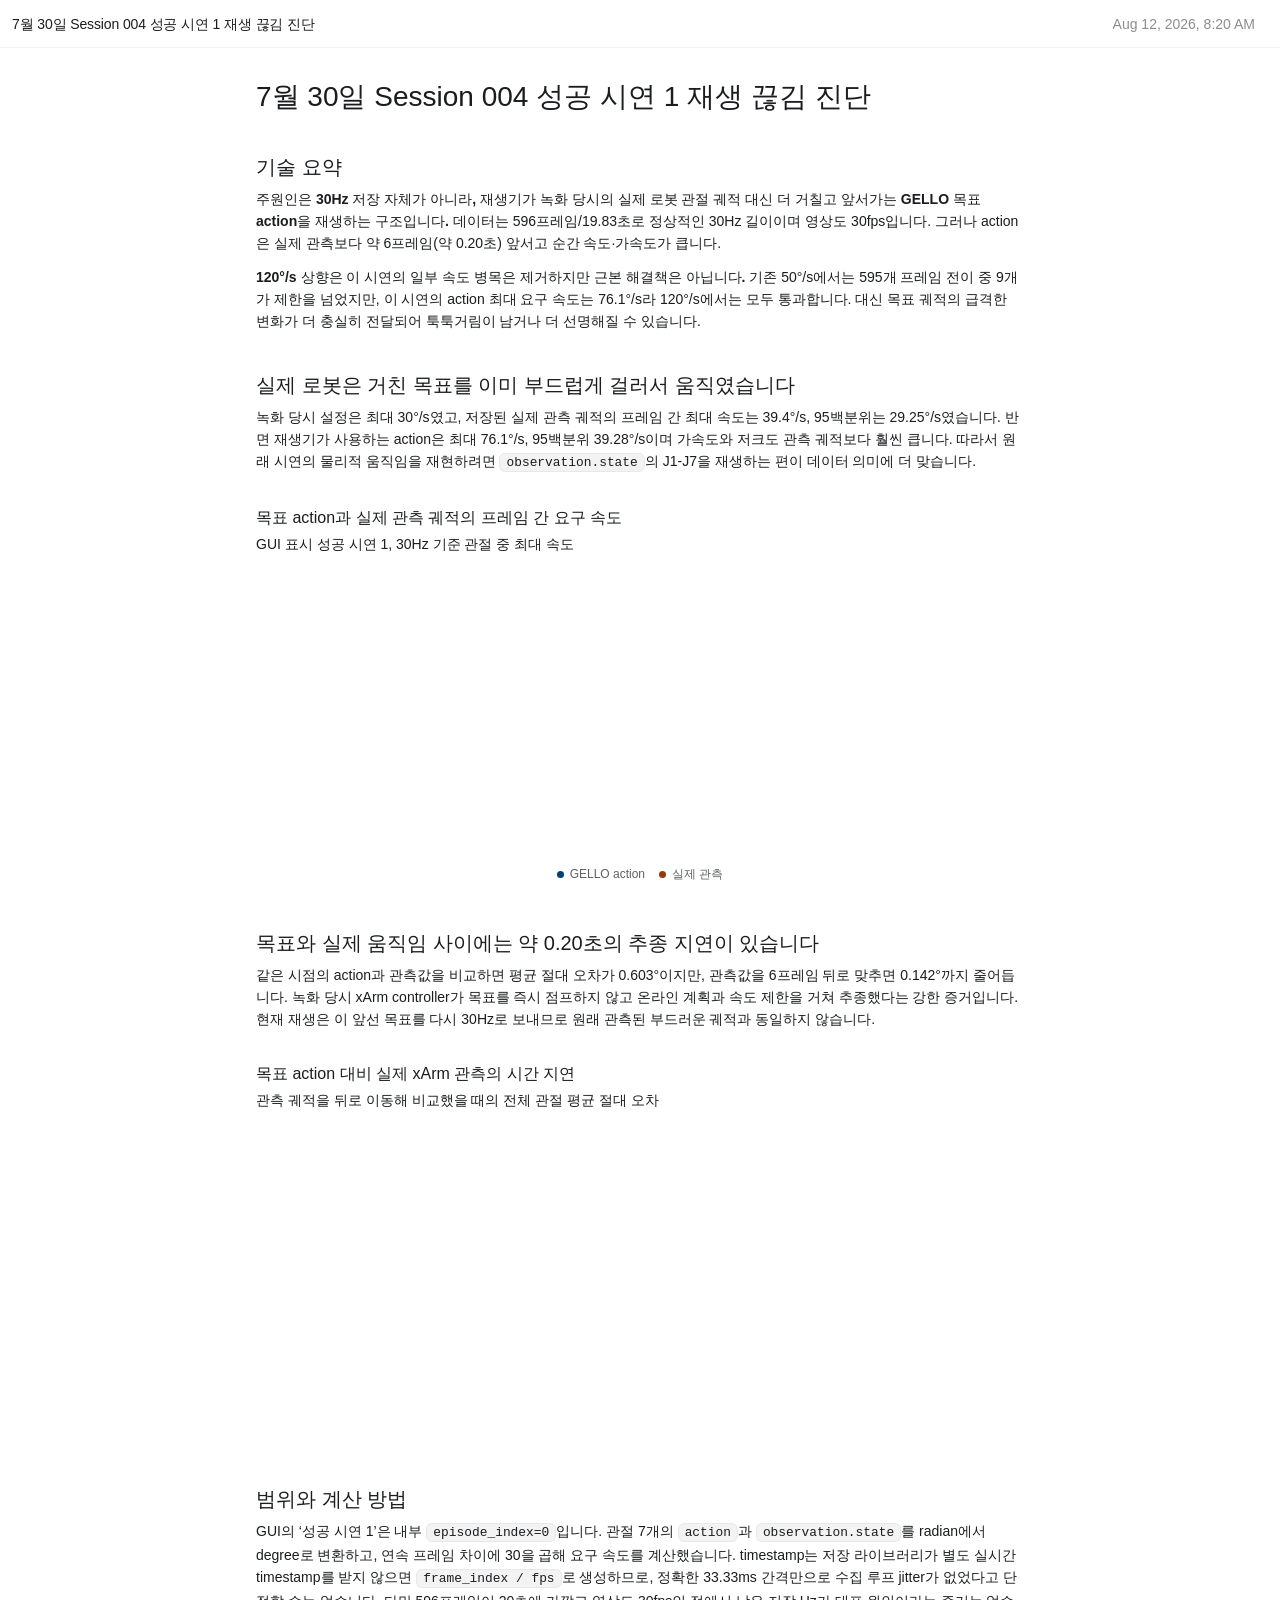
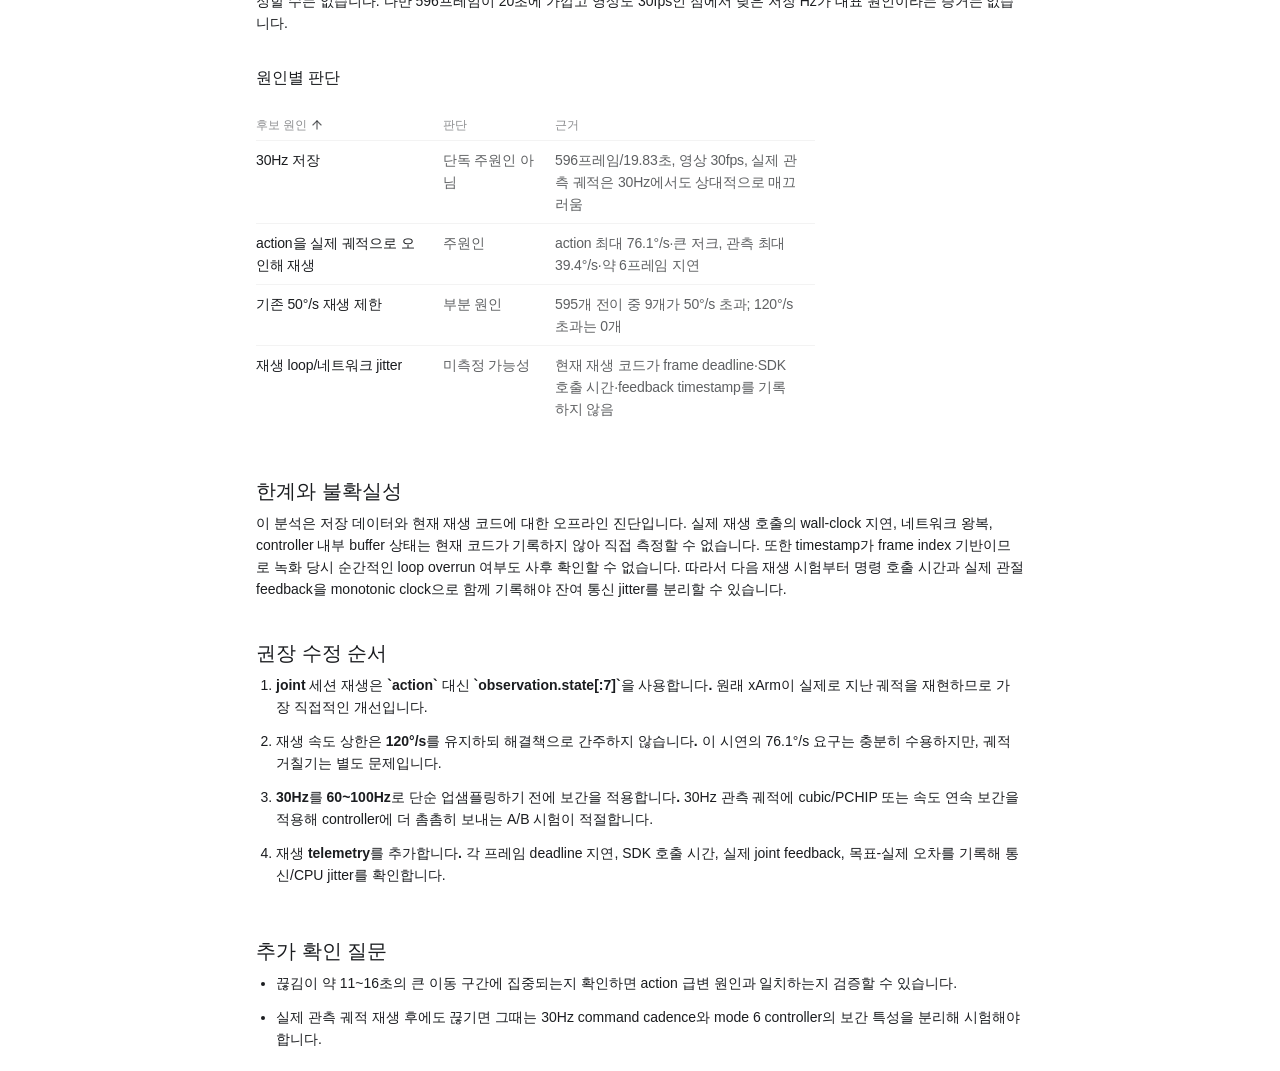
<file: reports/session_004_replay_diagnosis/report.html>
<!doctype html>
<html lang="en" data-data-analytics-portable-artifact="true">
<head>
<meta charset="utf-8" />
<meta name="viewport" content="width=device-width, initial-scale=1" />
<meta name="color-scheme" content="light dark" />
<meta http-equiv="Content-Security-Policy" content="default-src &#39;none&#39;; img-src data: blob:; font-src data:; style-src &#39;unsafe-inline&#39;; script-src &#39;unsafe-inline&#39; blob:; connect-src &#39;none&#39;; media-src data: blob:; worker-src blob:; frame-src &#39;self&#39; data: blob:; object-src &#39;none&#39;; base-uri &#39;none&#39;; form-action &#39;none&#39;" />
<meta name="referrer" content="no-referrer" />
<title>7월 30일 Session 004 성공 시연 1 재생 끊김 진단</title>
<style data-data-analytics-portable-fallback="true">
:root{color-scheme:light dark;--portable-canvas:#fff;--portable-surface:#fff;--portable-surface-subtle:#f7f7f7;--portable-ink:#0d0d0d;--portable-muted:#5d5d5d;--portable-tertiary:#8f8f8f;--portable-table-text:#5d5d5d;--portable-border:rgba(13,13,13,.1);--portable-accent:#0285ff;--portable-positive:#00692a;--portable-positive-bg:#edfaf2;--portable-negative:#ba2623;--portable-negative-bg:#fff0f0;--portable-warning-bg:#fff8e6;--portable-warning-border:#e7b84b;--portable-radius:16px;--portable-safe-area-top:env(safe-area-inset-top,0px);--portable-safe-area-right:env(safe-area-inset-right,0px);--portable-safe-area-bottom:env(safe-area-inset-bottom,0px);--portable-safe-area-left:env(safe-area-inset-left,0px);font-family:ui-sans-serif,-apple-system,BlinkMacSystemFont,"Segoe UI",sans-serif;background:var(--portable-canvas);color:var(--portable-ink)}
@media(prefers-color-scheme:dark){:root{--portable-canvas:#181818;--portable-surface:#212121;--portable-surface-subtle:#2a2a2a;--portable-ink:#dfdfdf;--portable-muted:#cdcdcd;--portable-tertiary:#afafaf;--portable-table-text:#cdcdcd;--portable-border:rgba(255,255,255,.12);--portable-accent:#66b5ff;--portable-positive:#79d996;--portable-positive-bg:rgba(64,180,99,.16);--portable-negative:#ff8583;--portable-negative-bg:rgba(224,74,70,.16);--portable-warning-bg:#302817;--portable-warning-border:#8b6a20}.portable-static-chart-light{display:none!important}.portable-static-chart-dark{display:block!important}}
*{box-sizing:border-box}html,body{margin:0;min-height:100%;background:var(--portable-canvas);color:var(--portable-ink)}body{position:relative;font-size:14px;line-height:1.5}a{color:var(--portable-accent)}code,pre{font-family:ui-monospace,SFMono-Regular,Menlo,monospace}pre{max-width:100%;overflow:auto;padding:12px;border:1px solid var(--portable-border);border-radius:8px;background:var(--portable-surface-subtle);font-size:12px}.portable-fallback{width:min(1120px,100%);margin:0 auto;padding:28px 24px 56px}.portable-page-header{display:flex;align-items:flex-start;justify-content:space-between;gap:24px;padding-bottom:24px;border-bottom:1px solid var(--portable-border)}.portable-page-header h1{margin:2px 0 6px;font-size:26px;line-height:1.2;font-weight:600;letter-spacing:-.02em}.portable-description{max-width:720px;margin:0;color:var(--portable-muted)}.portable-page-meta{display:flex;align-items:flex-end;flex-direction:column;gap:6px;color:var(--portable-muted);font-size:12px}.portable-status{padding:2px 8px;border:1px solid var(--portable-border);border-radius:999px;text-transform:capitalize}.portable-block-stack{display:grid;gap:20px;margin-top:24px}.portable-markdown{max-width:820px}.portable-markdown>:first-child{margin-top:0}.portable-markdown>:last-child{margin-bottom:0}.portable-markdown h1,.portable-markdown h2,.portable-markdown h3{line-height:1.25;font-weight:600}.portable-markdown h2{font-size:20px}.portable-markdown h3{font-size:16px}.portable-markdown blockquote{margin:12px 0;padding-left:14px;border-left:3px solid var(--portable-border);color:var(--portable-muted)}.portable-markdown li+li{margin-top:4px}.portable-content-card,.portable-metric-card{border:1px solid var(--portable-border);border-radius:var(--portable-radius);background:var(--portable-surface)}.portable-content-card{padding:18px}.portable-content-card h2{margin:0;font-size:16px}.portable-content-card header>p{margin:4px 0 16px;color:var(--portable-muted)}.portable-metric-grid{display:grid;grid-template-columns:repeat(auto-fit,minmax(180px,1fr));gap:12px}.portable-metric-card{padding:16px}.portable-metric-value{margin:4px 0 0;font-size:28px;line-height:1.1;font-weight:600;letter-spacing:-.02em}.portable-card-description{margin:8px 0 0;color:var(--portable-muted);font-size:12px}.portable-metric-badges{display:flex;flex-wrap:wrap;gap:6px;margin-top:10px}.portable-metric-badge{padding:3px 7px;border-radius:999px;background:var(--portable-surface-subtle);font-size:11px}.portable-chart-summary{margin:0}.portable-chart-summary figcaption{display:flex;flex-direction:column;margin-bottom:14px}.portable-chart-summary figcaption span{color:var(--portable-muted);font-size:12px}.portable-static-chart{width:100%;margin:0 auto 12px;overflow:hidden;border-radius:8px;background:var(--portable-surface)}.portable-static-chart-variant>svg{display:block;width:100%;height:auto;overflow:visible;pointer-events:none}.portable-static-chart-dark{display:none}.portable-static-chart-legend-wrap{margin:8px 12px 2px;color:var(--portable-muted);font-size:12px}.portable-static-chart-legend-title{margin:0 0 5px;text-align:center;font-weight:600}.portable-static-chart-legend{display:flex;flex-wrap:wrap;justify-content:center;gap:6px 16px;margin:0;padding:0;color:var(--portable-muted);font-size:12px;list-style:none}.portable-static-chart-legend li{display:inline-flex;align-items:center;gap:6px}.portable-static-chart-legend-marker{display:inline-block;flex:0 0 auto}.portable-static-chart-legend-marker-dot{width:9px;height:9px;border-radius:999px;background:var(--portable-legend-color)}.portable-static-chart-legend-marker-line{width:18px;height:0;border-top:2px solid var(--portable-legend-color)}.portable-static-chart-legend-marker-dashed{border-top-style:dashed}.portable-chart-data{margin-top:10px}.portable-chart-data>summary{width:max-content;cursor:pointer;color:var(--portable-accent);font-size:12px;font-weight:500}.portable-chart-data[open]>summary{margin-bottom:8px}.portable-table-scroll{max-width:100%;overflow:auto;border:1px solid var(--portable-border);border-radius:8px}table{width:100%;border-collapse:collapse;font-variant-numeric:tabular-nums}caption{position:absolute;width:1px;height:1px;overflow:hidden;clip:rect(0 0 0 0)}th,td{padding:9px 11px;border-bottom:1px solid var(--portable-border);text-align:left;white-space:nowrap}th{position:sticky;top:0;background:var(--portable-surface-subtle);color:var(--portable-muted);font-size:11px;font-weight:600;text-transform:uppercase}tbody tr:last-child td{border-bottom:0}.portable-empty-cell{text-align:center;color:var(--portable-muted)}.portable-table-note{margin:8px 0 0;color:var(--portable-muted);font-size:11px}.portable-notice{margin-top:20px;padding:14px 16px;border:1px solid var(--portable-warning-border);border-radius:10px;background:var(--portable-warning-bg)}.portable-notice h2{margin:0 0 6px;font-size:14px}.portable-notice ul{margin:0;padding-left:20px}.portable-custom-html{padding:0;overflow:hidden}.portable-custom-html iframe{display:block;width:100%;min-height:240px;border:0;background:var(--portable-surface)}.portable-sources{margin-top:32px;padding-top:22px;border-top:1px solid var(--portable-border)}.portable-sources h2{font-size:16px}.portable-sources ol{display:grid;gap:10px;padding-left:22px}.portable-sources li>strong{display:block}.portable-source-meta{display:block;color:var(--portable-muted);font-size:11px}.portable-sources p{margin:2px 0;color:var(--portable-muted)}.portable-sources details{margin-top:5px}.portable-sources summary{cursor:pointer;color:var(--portable-accent)}#data-analytics-portable-reader[aria-hidden="true"]{position:absolute;inset:0;visibility:hidden;width:100%;pointer-events:none}
.portable-eyebrow{margin:0;color:var(--portable-muted);font-size:11px;font-weight:600;letter-spacing:.08em;text-transform:uppercase}
.portable-block,.portable-content-card,.portable-inline-source,.portable-inline-source-content,.portable-source-query,.portable-sources,.portable-sources ol,.portable-sources li{min-width:0}
@media screen{.portable-fallback.portable-enhanced-hidden,.portable-sources,.portable-source-summary{display:none!important}}
:root{--portable-border:rgba(13,13,13,.05)}
@media(prefers-color-scheme:dark){:root{--portable-border:rgba(255,255,255,.04);--portable-positive:#04b84c;--portable-positive-bg:rgba(4,184,76,.15);--portable-negative:#fa423e;--portable-negative-bg:rgba(250,66,62,.16)}}
.portable-fallback{width:100%;margin:0;padding:0 32px 56px}.portable-page-header{position:sticky;top:0;z-index:60;display:flex;align-items:center;justify-content:space-between;width:100vw;height:48px;min-height:48px;margin-right:calc(50% - 50vw);margin-left:calc(50% - 50vw);padding:8px 12px;border-bottom:1px solid var(--portable-border);background:var(--portable-canvas)}.portable-page-heading{min-width:0}.portable-page-header h1{margin:0;overflow:hidden;font-size:14px;font-weight:500;line-height:22px;letter-spacing:0;text-overflow:ellipsis;white-space:nowrap}.portable-page-meta{display:flex;align-items:center;flex-direction:row;gap:8px;color:var(--portable-tertiary);font-size:14px;font-weight:500;line-height:22px}.portable-description,.portable-surface-label{margin:0}.portable-fallback[data-portable-surface="report"]>.portable-block-stack,.portable-fallback[data-portable-surface="report"]>.portable-filter-bar,.portable-fallback[data-portable-surface="report"]>.portable-notice{width:100%;max-width:768px;margin-right:auto;margin-left:auto}.portable-block-stack{display:grid;grid-template-columns:repeat(2,minmax(0,1fr));gap:32px;margin-top:32px}.portable-layout-full{grid-column:1/-1}.portable-filter-bar{display:flex;flex-wrap:wrap;gap:8px;margin-top:24px}.portable-filter-chip{display:inline-flex;align-items:center;gap:8px;min-height:32px;padding:4px 12px;border:1px solid var(--portable-border);border-radius:999px;background:var(--portable-surface);color:var(--portable-muted);font-size:14px;line-height:20px}.portable-filter-chip strong{color:var(--portable-ink);font-weight:600}.portable-content-card{overflow:visible;padding:0;border:0;border-radius:0;background:transparent}.portable-metric-grid{grid-template-columns:repeat(auto-fit,minmax(min(100%,216px),1fr));gap:8px;align-items:start}.portable-metric-card{position:relative;overflow:visible;padding:20px;border-radius:16px}.portable-metric-label{margin:0;color:var(--portable-muted);font-size:14px;font-weight:400;line-height:20px;overflow-wrap:anywhere}.portable-metric-value{margin:4px 0 0;font-size:20px;font-weight:500;line-height:26px;letter-spacing:0;overflow-wrap:anywhere}.portable-metric-badges{gap:8px;margin-top:8px}.portable-metric-badge{display:inline-flex;flex-wrap:wrap;gap:4px;align-items:center;padding:2px 8px;border:1px solid var(--portable-border);border-radius:999px;background:var(--portable-surface-subtle);color:var(--portable-muted);font-size:12px;font-weight:500;line-height:18px}.portable-metric-badge strong{color:var(--portable-ink);font-weight:500}.portable-metric-badge.portable-positive{border-color:transparent;background:var(--portable-positive-bg);color:var(--portable-positive)}.portable-metric-badge.portable-positive *{color:inherit}.portable-metric-badge.portable-negative{border-color:transparent;background:var(--portable-negative-bg);color:var(--portable-negative)}.portable-metric-badge.portable-negative *{color:inherit}.portable-visual-header{display:block;margin:0 0 16px}.portable-visual-header>strong,.portable-visual-header h1,.portable-visual-header h2,.portable-visual-header h3{display:block;margin:0;color:var(--portable-ink);font-size:16px;font-weight:500;line-height:24px;letter-spacing:0}.portable-visual-header>span,.portable-visual-header>p,.portable-visual-header p,.portable-visual-header li{margin:0;color:var(--portable-ink);font-size:14px;font-weight:400;line-height:20px}.portable-chart-summary figcaption{display:block;margin-bottom:16px}.portable-static-chart{margin:0 auto;overflow:visible;border-radius:0;background:transparent}.portable-chart-data-has-vector{display:none}.portable-table-scroll{overflow:auto;border:0;border-radius:0}.portable-table-scroll table{width:max-content;min-width:0;table-layout:auto}.portable-table-scroll th,.portable-table-scroll td{max-width:none;overflow:hidden;border-bottom:1px solid var(--portable-border);text-overflow:ellipsis;vertical-align:top}.portable-table-scroll th{position:relative;padding:0 16px 6px 0;background:transparent;color:var(--portable-tertiary);font-size:12px;font-weight:600;line-height:18px;letter-spacing:0;text-transform:none;white-space:normal}.portable-table-scroll td{padding:8px 16px 8px 0;color:var(--portable-table-text);font-size:14px;line-height:22px;white-space:normal}.portable-table-scroll th:last-child,.portable-table-scroll td:last-child{padding-right:0}.portable-table-scroll tbody tr:last-child td{border-bottom:1px solid var(--portable-border)}.portable-table-scroll td:first-child{color:var(--portable-ink)}.portable-table-number{font-variant-numeric:tabular-nums;text-align:right}.portable-table-center{text-align:center}.portable-table-positive{color:var(--portable-positive)!important}.portable-table-negative{color:var(--portable-negative)!important}.portable-table-note{margin:12px 0 0;color:var(--portable-tertiary);font-size:12px;line-height:18px}.portable-card-description{margin:0}
.portable-chart-summary .portable-visual-header>span,.portable-content-card .portable-visual-header>p{margin:0;color:var(--portable-ink);font-size:14px;font-weight:400;line-height:20px}.portable-markdown h1,.portable-markdown h2,.portable-markdown h3{font-weight:500}.portable-table-scroll th{height:30px;padding-top:6px;padding-bottom:6px}.portable-table-scroll tbody tr:last-child td{border-bottom:0}
@media screen{.portable-description,.portable-surface-label,.portable-card-description{display:none}.portable-table-source-region{width:fit-content;max-width:100%}.portable-table-source-cell{overflow:visible!important}.portable-chart-data-has-vector{position:absolute!important;display:block!important;width:1px!important;height:1px!important;margin:-1px!important;padding:0!important;overflow:hidden!important;clip:rect(0 0 0 0)!important;clip-path:inset(50%)!important;white-space:nowrap!important;border:0!important}}
@media screen and (max-width:760px){.portable-fallback{padding:0 24px 40px}.portable-page-header{position:static;z-index:auto;display:flex;align-items:flex-start;justify-content:flex-start;flex-direction:column;width:100%;height:auto;min-height:0;margin:0;padding:24px 0 0;border-bottom:0;background:transparent;gap:4px}.portable-page-heading{width:100%}.portable-page-meta{order:-1;display:flex;align-items:center;flex-flow:row wrap;gap:6px;color:var(--portable-tertiary);font-size:11px;font-weight:600;line-height:16px;letter-spacing:.08em;text-transform:uppercase}.portable-page-meta:empty{display:none}.portable-page-meta .portable-status{display:none}.portable-page-header h1{margin:0;overflow:visible;font-size:24px;font-weight:600;line-height:30px;letter-spacing:-.02em;text-overflow:clip;white-space:normal}.portable-block-stack{grid-template-columns:minmax(0,1fr);gap:24px;margin-top:24px}.portable-layout-half,.portable-layout-full{grid-column:1}.portable-static-chart-variant{min-width:0}}
[data-portable-source-host]{position:relative}[data-portable-source-host]:hover,[data-portable-source-host]:focus,.portable-source-tooltip:hover,.portable-source-tooltip:focus{z-index:2}[data-portable-source-host]:focus,.portable-source-tooltip:focus{outline:0}[data-portable-source-host]:focus-visible,.portable-source-tooltip:focus-visible{outline:2px solid var(--portable-accent);outline-offset:2px}.portable-source-tooltip{position:relative;display:inline-block;padding:0;border:0;appearance:none;background:none;color:inherit;font:inherit;line-height:inherit;cursor:help;text-decoration:underline dotted;text-underline-offset:.18em;touch-action:manipulation}.portable-source-tooltip:focus-visible{border-radius:3px}.portable-inline-source{position:absolute;z-index:1000;inset:0;display:block;width:100%;height:100%;margin:0;padding:0;border:0;text-align:left;pointer-events:none}.portable-source-tooltip-content{position:fixed;z-index:1000;top:var(--portable-source-tooltip-top,8px);right:auto;bottom:auto;left:var(--portable-source-tooltip-left,8px);display:none;width:max-content;max-width:min(360px,calc(100vw - 16px));padding:8px 10px;overflow:visible;border-radius:8px;background:#171411;color:#fff;font-family:ui-sans-serif,system-ui,sans-serif;font-size:12px;font-style:normal;font-weight:400;line-height:1.4;overflow-wrap:anywhere;white-space:normal;text-align:left;text-decoration:none;box-shadow:0 8px 24px rgba(23,20,17,.2);transform:none;opacity:0;visibility:hidden;pointer-events:none}.portable-source-tooltip-content,.portable-source-tooltip-content *{color:#fff!important;font-style:normal!important;text-decoration:none!important}.portable-source-tooltip-heading{display:none}.portable-source-context{display:block;margin-bottom:6px}.portable-source-tooltip-content>strong,.portable-source-tooltip-content>.portable-source-meta{display:block}.portable-source-tooltip-content>.portable-source-meta{color:#fff;font-size:12px}.portable-source-description-data,.portable-source-query-data{display:none!important}html:not([data-portable-source-tooltips-ready]) .portable-source-tooltip-content{position:absolute;top:auto;right:auto;bottom:calc(100% + 8px);left:50%;max-width:min(360px,80vw);transform:translateX(-50%)}.portable-source-tooltip:hover>.portable-source-tooltip-content,.portable-source-tooltip:focus>.portable-source-tooltip-content,.portable-source-tooltip:focus-within>.portable-source-tooltip-content,[data-portable-source-host]:hover>.portable-inline-source>.portable-source-tooltip-content,[data-portable-source-host]:focus>.portable-inline-source>.portable-source-tooltip-content,[data-portable-source-host]:focus-within>.portable-inline-source>.portable-source-tooltip-content{display:block;opacity:1;visibility:visible}
html:not([data-portable-source-tooltips-ready]) .portable-chart-summary>.portable-inline-source{position:sticky;inset:auto;top:56px;width:100%;height:0;margin:0}html:not([data-portable-source-tooltips-ready]) .portable-chart-summary>.portable-inline-source>.portable-source-tooltip-content{position:absolute;top:8px;right:0;bottom:auto;left:0;margin-inline:auto;max-width:min(360px,calc(100vw - 32px));transform:none}
@media screen and (min-width:601px){html:not([data-portable-source-tooltips-ready]) .portable-table-scroll:has(.portable-source-tooltip:hover),html:not([data-portable-source-tooltips-ready]) .portable-table-scroll:has(.portable-source-tooltip:focus){overflow:visible}}
@media screen and (hover:hover) and (pointer:fine){.portable-source-tooltip:focus:not(:focus-visible):not(:hover)>.portable-source-tooltip-content,[data-portable-source-host]:focus:not(:focus-visible):not(:hover)>.portable-inline-source>.portable-source-tooltip-content{display:none;opacity:0;visibility:hidden}.portable-source-tooltip:focus-visible>.portable-source-tooltip-content,[data-portable-source-host]:focus-visible>.portable-inline-source>.portable-source-tooltip-content{display:block;opacity:1;visibility:visible}}
@media(min-width:601px){.portable-source-tooltip-heading{display:none}}
.portable-source-tooltip-content[data-portable-source-tooltip-mobile-portaled]{position:fixed;z-index:1000;top:auto;right:calc(16px + var(--portable-safe-area-right));bottom:calc(16px + var(--portable-safe-area-bottom));left:calc(16px + var(--portable-safe-area-left));display:block;width:auto;max-width:none;max-height:min(40vh,280px);max-height:min(40dvh,280px,calc(100dvh - var(--portable-safe-area-top) - var(--portable-safe-area-bottom) - 32px));padding:14px 16px;overflow-y:auto;border-radius:14px;font-size:14px;line-height:1.45;transform:none;opacity:1;visibility:visible;pointer-events:auto}.portable-source-tooltip-content[data-portable-source-tooltip-mobile-portaled][data-portable-source-tooltip-mobile-positioned]{top:var(--portable-source-tooltip-mobile-top);right:auto;bottom:auto;left:var(--portable-source-tooltip-mobile-left);width:var(--portable-source-tooltip-mobile-width);max-height:var(--portable-source-tooltip-mobile-max-height)}
@media screen and (max-width:600px){html:not([data-portable-source-tooltips-ready]) .portable-table-scroll:focus-within{overflow:visible}html:not([data-portable-source-tooltips-ready]) td.portable-table-source-cell:focus-within{overflow:visible!important}.portable-source-tooltip:hover>.portable-source-tooltip-content,.portable-source-tooltip:focus>.portable-source-tooltip-content,.portable-source-tooltip:focus-within>.portable-source-tooltip-content,[data-portable-source-host]:hover>.portable-inline-source>.portable-source-tooltip-content,[data-portable-source-host]:focus>.portable-inline-source>.portable-source-tooltip-content,[data-portable-source-host]:focus-within>.portable-inline-source>.portable-source-tooltip-content{display:none;opacity:0;visibility:hidden}.portable-source-tooltip[data-portable-source-tooltip-open]>.portable-source-tooltip-content,[data-portable-source-host][data-portable-source-tooltip-open]>.portable-inline-source>.portable-source-tooltip-content,html:not([data-portable-source-tooltips-ready]) .portable-source-tooltip:focus>.portable-source-tooltip-content,html:not([data-portable-source-tooltips-ready]) [data-portable-source-host]:focus>.portable-inline-source>.portable-source-tooltip-content{position:fixed;z-index:1000;top:auto;right:calc(16px + var(--portable-safe-area-right));bottom:calc(16px + var(--portable-safe-area-bottom));left:calc(16px + var(--portable-safe-area-left));display:block;width:auto;max-width:none;max-height:min(40vh,280px);max-height:min(40dvh,280px,calc(100dvh - var(--portable-safe-area-top) - var(--portable-safe-area-bottom) - 32px));padding:14px 16px;overflow-y:auto;border-radius:14px;font-size:14px;line-height:1.45;transform:none;opacity:1;visibility:visible;pointer-events:auto}.portable-source-tooltip[data-portable-source-tooltip-mobile-positioned]>.portable-source-tooltip-content,[data-portable-source-host][data-portable-source-tooltip-mobile-positioned]>.portable-inline-source>.portable-source-tooltip-content{top:var(--portable-source-tooltip-mobile-top);right:auto;bottom:auto;left:var(--portable-source-tooltip-mobile-left);width:var(--portable-source-tooltip-mobile-width);max-height:var(--portable-source-tooltip-mobile-max-height)}.portable-source-tooltip-heading{display:block;margin-bottom:6px;font-weight:600}}
@media print{#data-analytics-portable-reader{display:none!important}.portable-fallback{display:block!important;width:100%;padding:0}.portable-sources{display:none!important}.portable-static-chart{overflow:visible}.portable-static-chart-variant{min-width:0}.portable-static-chart-light{display:block!important}.portable-static-chart-dark{display:none!important}.portable-content-card,.portable-metric-card{break-inside:avoid}.portable-custom-html iframe{min-height:320px}}
@media print{:root{color-scheme:light;--portable-canvas:#fff;--portable-surface:#fff;--portable-surface-subtle:#f7f7f7;--portable-ink:#0d0d0d;--portable-muted:#5d5d5d;--portable-tertiary:#8f8f8f;--portable-table-text:#5d5d5d;--portable-border:rgba(13,13,13,.1);--portable-positive:#00692a;--portable-negative:#ba2623}html,body{background:#fff!important;color:#0d0d0d!important}.portable-page-header{position:static;width:auto;height:auto;min-height:0;margin:0 0 24px;padding:0 0 16px;align-items:flex-start}.portable-page-header h1{margin:2px 0 6px;font-size:24px;line-height:1.2;white-space:normal}.portable-surface-label,.portable-description,.portable-card-description{display:block}.portable-page-meta{font-size:12px}.portable-block-stack{display:grid;grid-template-columns:minmax(0,1fr);gap:20px;margin-top:24px}.portable-layout-half,.portable-layout-full{grid-column:1}.portable-filter-bar{margin-top:0}}
@media print{.portable-source-tooltip{cursor:inherit;text-decoration:none}.portable-source-tooltip>.portable-source-tooltip-content,.portable-source-tooltip-content[data-portable-source-tooltip-mobile-portaled]{display:none!important}.portable-inline-source{position:static!important;inset:auto!important;display:block!important;width:auto!important;height:auto!important;margin-top:8px!important;padding-top:6px!important;text-align:left!important}.portable-source-tooltip-content,.portable-source-summary-content{position:static!important;inset:auto!important;display:block!important;width:auto!important;max-width:none!important;max-height:none!important;padding:0!important;overflow:visible!important;background:transparent!important;box-shadow:none!important;transform:none!important;opacity:1!important;visibility:visible!important;pointer-events:none!important}.portable-source-tooltip-content,.portable-source-tooltip-content *,.portable-source-summary-content,.portable-source-summary-content *{color:var(--portable-muted)!important}.portable-source-tooltip-heading,.portable-source-context{display:none!important}}
@media print{:root{--portable-border:rgba(13,13,13,.05)}}
</style>
</head>
<body>
<main id="data-analytics-portable-fallback" class="portable-fallback" data-portable-fallback="true" data-portable-surface="report"><header class="portable-page-header"><div class="portable-page-heading"><p class="portable-surface-label">Data Analytics report</p><h1>7월 30일 Session 004 성공 시연 1 재생 끊김 진단</h1><p class="portable-description">저장 주기, 목표/실제 관절 궤적, 재생 속도 제한과 제어 방식을 대조한 기술 진단</p></div><div class="portable-page-meta"><time datetime="2026-08-12T17:20:00+09:00">Aug 12, 2026, 8:20 AM UTC</time></div></header><div class="portable-block-stack">
<div class="portable-block portable-layout-full" data-artifact-block-id="technical_summary" data-artifact-block-type="markdown" data-layout="full"><section class="portable-markdown"><h2>기술 요약</h2>
<p><strong>주원인은 30Hz 저장 자체가 아니라, 재생기가 녹화 당시의 실제 로봇 관절 궤적 대신 더 거칠고 앞서가는 GELLO 목표 action을 재생하는 구조입니다.</strong> 데이터는 596프레임/19.83초로 정상적인 30Hz 길이이며 영상도 30fps입니다. 그러나 action은 실제 관측보다 약 6프레임(약 0.20초) 앞서고 순간 속도·가속도가 큽니다.</p>
<p><strong>120°/s 상향은 이 시연의 일부 속도 병목은 제거하지만 근본 해결책은 아닙니다.</strong> 기존 50°/s에서는 595개 프레임 전이 중 9개가 제한을 넘었지만, 이 시연의 action 최대 요구 속도는 76.1°/s라 120°/s에서는 모두 통과합니다. 대신 목표 궤적의 급격한 변화가 더 충실히 전달되어 툭툭거림이 남거나 더 선명해질 수 있습니다.</p></section></div>
<div class="portable-block portable-layout-full" data-artifact-block-id="finding_speed" data-artifact-block-type="markdown" data-layout="full"><section class="portable-markdown"><h2>실제 로봇은 거친 목표를 이미 부드럽게 걸러서 움직였습니다</h2>
<p>녹화 당시 설정은 최대 <span class="portable-source-tooltip portable-source-value" data-portable-source-host="true" tabindex="0" aria-describedby="portable-source-tooltip-1"><span class="portable-source-value-text">30</span><span class="portable-source-tooltip-content" id="portable-source-tooltip-1" role="tooltip"><span class="portable-source-tooltip-heading" aria-hidden="true">Source for 30</span><strong>Source: Session 004 LeRobot 관절 데이터</strong><span class="portable-source-meta">Table: data/2026-07-30/session_004/data/chunk-000/file-000.parquet</span></span></span>°/s였고, 저장된 실제 관측 궤적의 프레임 간 최대 속도는 <span class="portable-source-tooltip portable-source-value" data-portable-source-host="true" tabindex="0" aria-describedby="portable-source-tooltip-2"><span class="portable-source-value-text">39.4</span><span class="portable-source-tooltip-content" id="portable-source-tooltip-2" role="tooltip"><span class="portable-source-tooltip-heading" aria-hidden="true">Source for 39.4</span><strong>Source: Session 004 LeRobot 관절 데이터</strong><span class="portable-source-meta">Table: data/2026-07-30/session_004/data/chunk-000/file-000.parquet</span></span></span>°/s, 95백분위는 <span class="portable-source-tooltip portable-source-value" data-portable-source-host="true" tabindex="0" aria-describedby="portable-source-tooltip-3"><span class="portable-source-value-text">29.25</span><span class="portable-source-tooltip-content" id="portable-source-tooltip-3" role="tooltip"><span class="portable-source-tooltip-heading" aria-hidden="true">Source for 29.25</span><strong>Source: Session 004 LeRobot 관절 데이터</strong><span class="portable-source-meta">Table: data/2026-07-30/session_004/data/chunk-000/file-000.parquet</span></span></span>°/s였습니다. 반면 재생기가 사용하는 action은 최대 <span class="portable-source-tooltip portable-source-value" data-portable-source-host="true" tabindex="0" aria-describedby="portable-source-tooltip-4"><span class="portable-source-value-text">76.1</span><span class="portable-source-tooltip-content" id="portable-source-tooltip-4" role="tooltip"><span class="portable-source-tooltip-heading" aria-hidden="true">Source for 76.1</span><strong>Source: Session 004 LeRobot 관절 데이터</strong><span class="portable-source-meta">Table: data/2026-07-30/session_004/data/chunk-000/file-000.parquet</span></span></span>°/s, 95백분위 <span class="portable-source-tooltip portable-source-value" data-portable-source-host="true" tabindex="0" aria-describedby="portable-source-tooltip-5"><span class="portable-source-value-text">39.28</span><span class="portable-source-tooltip-content" id="portable-source-tooltip-5" role="tooltip"><span class="portable-source-tooltip-heading" aria-hidden="true">Source for 39.28</span><strong>Source: Session 004 LeRobot 관절 데이터</strong><span class="portable-source-meta">Table: data/2026-07-30/session_004/data/chunk-000/file-000.parquet</span></span></span>°/s이며 가속도와 저크도 관측 궤적보다 훨씬 큽니다. 따라서 원래 시연의 물리적 움직임을 재현하려면 <code>observation.state</code>의 J1-J7을 재생하는 편이 데이터 의미에 더 맞습니다.</p></section><div class="portable-inline-source portable-source-summary" data-source-id="session_parquet"><div class="portable-inline-source-content portable-source-summary-content"><span class="portable-source-tooltip-heading" aria-hidden="true">Source for 실제 로봇은 거친 목표를 이미 부드럽게 걸러서 움직였습니다</span><strong>Source: Session 004 LeRobot 관절 데이터</strong><span class="portable-source-meta">Table: data/2026-07-30/session_004/data/chunk-000/file-000.parquet</span><p class="portable-source-description-data">GUI 표시 성공 시연 1의 목표 action과 실제 관측 관절값을 프레임 순서로 읽습니다.</p><pre class="portable-source-query-data" aria-hidden="true"><code>SELECT action, observation.state, episode_index, frame_index, timestamp FROM read_parquet(&#39;data/2026-07-30/session_004/data/chunk-000/file-000.parquet&#39;) WHERE episode_index = 0 ORDER BY frame_index</code></pre></div></div></div>
<div class="portable-block portable-layout-full" data-artifact-block-id="speed_chart_block" data-artifact-block-type="chart" data-layout="full"><figure class="portable-content-card portable-chart-summary" data-artifact-id="speed_quantiles" data-artifact-kind="chart" data-chart-id="speed_quantiles" data-portable-visual-title="목표 action과 실제 관측 궤적의 프레임 간 요구 속도" data-portable-source-host="true" tabindex="0" aria-label="목표 action과 실제 관측 궤적의 프레임 간 요구 속도" aria-describedby="portable-source-tooltip-6"><figcaption class="portable-visual-header"><strong>목표 action과 실제 관측 궤적의 프레임 간 요구 속도</strong><span>GUI 표시 성공 시연 1, 30Hz 기준 관절 중 최대 속도</span></figcaption><div class="portable-inline-source" data-source-id="session_parquet"><div class="portable-inline-source-content portable-source-tooltip-content" id="portable-source-tooltip-6" role="tooltip"><span class="portable-source-tooltip-heading" aria-hidden="true">Source for 목표 action과 실제 관측 궤적의 프레임 간 요구 속도</span><strong>Source: Session 004 LeRobot 관절 데이터</strong><span class="portable-source-meta">Table: data/2026-07-30/session_004/data/chunk-000/file-000.parquet</span><p class="portable-source-description-data">GUI 표시 성공 시연 1의 목표 action과 실제 관측 관절값을 프레임 순서로 읽습니다.</p><pre class="portable-source-query-data" aria-hidden="true"><code>SELECT action, observation.state, episode_index, frame_index, timestamp FROM read_parquet(&#39;data/2026-07-30/session_004/data/chunk-000/file-000.parquet&#39;) WHERE episode_index = 0 ORDER BY frame_index</code></pre></div></div><div class="portable-table-scroll"><table><caption>목표 action과 실제 관측 궤적의 프레임 간 요구 속도 data</caption><thead><tr><th scope="col">통계</th><th scope="col" class="portable-table-number">속도</th><th scope="col">궤적</th></tr></thead><tbody><tr><td>P50</td><td class="portable-table-number">5.27°/s</td><td>GELLO action</td></tr><tr><td>P50</td><td class="portable-table-number">4.82°/s</td><td>실제 관측</td></tr><tr><td>P95</td><td class="portable-table-number">39.28°/s</td><td>GELLO action</td></tr><tr><td>P95</td><td class="portable-table-number">29.25°/s</td><td>실제 관측</td></tr><tr><td>P99</td><td class="portable-table-number">52.6°/s</td><td>GELLO action</td></tr><tr><td>P99</td><td class="portable-table-number">31.64°/s</td><td>실제 관측</td></tr><tr><td>최대</td><td class="portable-table-number">76.09°/s</td><td>GELLO action</td></tr><tr><td>최대</td><td class="portable-table-number">39.36°/s</td><td>실제 관측</td></tr></tbody></table></div></figure></div>
<div class="portable-block portable-layout-full" data-artifact-block-id="finding_lag" data-artifact-block-type="markdown" data-layout="full"><section class="portable-markdown"><h2>목표와 실제 움직임 사이에는 약 0.20초의 추종 지연이 있습니다</h2>
<p>같은 시점의 action과 관측값을 비교하면 평균 절대 오차가 <span class="portable-source-tooltip portable-source-value" data-portable-source-host="true" tabindex="0" aria-describedby="portable-source-tooltip-7"><span class="portable-source-value-text">0.603</span><span class="portable-source-tooltip-content" id="portable-source-tooltip-7" role="tooltip"><span class="portable-source-tooltip-heading" aria-hidden="true">Source for 0.603</span><strong>Source: Session 004 LeRobot 관절 데이터</strong><span class="portable-source-meta">Table: data/2026-07-30/session_004/data/chunk-000/file-000.parquet</span></span></span>°이지만, 관측값을 6프레임 뒤로 맞추면 <span class="portable-source-tooltip portable-source-value" data-portable-source-host="true" tabindex="0" aria-describedby="portable-source-tooltip-8"><span class="portable-source-value-text">0.142</span><span class="portable-source-tooltip-content" id="portable-source-tooltip-8" role="tooltip"><span class="portable-source-tooltip-heading" aria-hidden="true">Source for 0.142</span><strong>Source: Session 004 LeRobot 관절 데이터</strong><span class="portable-source-meta">Table: data/2026-07-30/session_004/data/chunk-000/file-000.parquet</span></span></span>°까지 줄어듭니다. 녹화 당시 xArm controller가 목표를 즉시 점프하지 않고 온라인 계획과 속도 제한을 거쳐 추종했다는 강한 증거입니다. 현재 재생은 이 앞선 목표를 다시 30Hz로 보내므로 원래 관측된 부드러운 궤적과 동일하지 않습니다.</p></section><div class="portable-inline-source portable-source-summary" data-source-id="session_parquet"><div class="portable-inline-source-content portable-source-summary-content"><span class="portable-source-tooltip-heading" aria-hidden="true">Source for 목표와 실제 움직임 사이에는 약 0.20초의 추종 지연이 있습니다</span><strong>Source: Session 004 LeRobot 관절 데이터</strong><span class="portable-source-meta">Table: data/2026-07-30/session_004/data/chunk-000/file-000.parquet</span><p class="portable-source-description-data">GUI 표시 성공 시연 1의 목표 action과 실제 관측 관절값을 프레임 순서로 읽습니다.</p><pre class="portable-source-query-data" aria-hidden="true"><code>SELECT action, observation.state, episode_index, frame_index, timestamp FROM read_parquet(&#39;data/2026-07-30/session_004/data/chunk-000/file-000.parquet&#39;) WHERE episode_index = 0 ORDER BY frame_index</code></pre></div></div></div>
<div class="portable-block portable-layout-full" data-artifact-block-id="lag_chart_block" data-artifact-block-type="chart" data-layout="full"><figure class="portable-content-card portable-chart-summary" data-artifact-id="lag_error" data-artifact-kind="chart" data-chart-id="lag_error" data-portable-visual-title="목표 action 대비 실제 xArm 관측의 시간 지연" data-portable-source-host="true" tabindex="0" aria-label="목표 action 대비 실제 xArm 관측의 시간 지연" aria-describedby="portable-source-tooltip-9"><figcaption class="portable-visual-header"><strong>목표 action 대비 실제 xArm 관측의 시간 지연</strong><span>관측 궤적을 뒤로 이동해 비교했을 때의 전체 관절 평균 절대 오차</span></figcaption><div class="portable-inline-source" data-source-id="session_parquet"><div class="portable-inline-source-content portable-source-tooltip-content" id="portable-source-tooltip-9" role="tooltip"><span class="portable-source-tooltip-heading" aria-hidden="true">Source for 목표 action 대비 실제 xArm 관측의 시간 지연</span><strong>Source: Session 004 LeRobot 관절 데이터</strong><span class="portable-source-meta">Table: data/2026-07-30/session_004/data/chunk-000/file-000.parquet</span><p class="portable-source-description-data">GUI 표시 성공 시연 1의 목표 action과 실제 관측 관절값을 프레임 순서로 읽습니다.</p><pre class="portable-source-query-data" aria-hidden="true"><code>SELECT action, observation.state, episode_index, frame_index, timestamp FROM read_parquet(&#39;data/2026-07-30/session_004/data/chunk-000/file-000.parquet&#39;) WHERE episode_index = 0 ORDER BY frame_index</code></pre></div></div><div class="portable-table-scroll"><table><caption>목표 action 대비 실제 xArm 관측의 시간 지연 data</caption><thead><tr><th scope="col" class="portable-table-number">관측 지연</th><th scope="col" class="portable-table-number">평균 절대 오차</th><th scope="col" class="portable-table-number">프레임</th></tr></thead><tbody><tr><td class="portable-table-number">0ms</td><td class="portable-table-number">0.6°</td><td class="portable-table-number">0</td></tr><tr><td class="portable-table-number">33ms</td><td class="portable-table-number">0.51°</td><td class="portable-table-number">1</td></tr><tr><td class="portable-table-number">67ms</td><td class="portable-table-number">0.41°</td><td class="portable-table-number">2</td></tr><tr><td class="portable-table-number">100ms</td><td class="portable-table-number">0.32°</td><td class="portable-table-number">3</td></tr><tr><td class="portable-table-number">133ms</td><td class="portable-table-number">0.22°</td><td class="portable-table-number">4</td></tr><tr><td class="portable-table-number">167ms</td><td class="portable-table-number">0.15°</td><td class="portable-table-number">5</td></tr><tr><td class="portable-table-number">200ms</td><td class="portable-table-number">0.14°</td><td class="portable-table-number">6</td></tr><tr><td class="portable-table-number">233ms</td><td class="portable-table-number">0.18°</td><td class="portable-table-number">7</td></tr><tr><td class="portable-table-number">267ms</td><td class="portable-table-number">0.24°</td><td class="portable-table-number">8</td></tr><tr><td class="portable-table-number">300ms</td><td class="portable-table-number">0.31°</td><td class="portable-table-number">9</td></tr><tr><td class="portable-table-number">333ms</td><td class="portable-table-number">0.39°</td><td class="portable-table-number">10</td></tr></tbody></table></div></figure></div>
<div class="portable-block portable-layout-full" data-artifact-block-id="scope_method" data-artifact-block-type="markdown" data-layout="full"><section class="portable-markdown"><h2>범위와 계산 방법</h2>
<p>GUI의 ‘성공 시연 1’은 내부 <code>episode_index=0</code>입니다. 관절 7개의 <code>action</code>과 <code>observation.state</code>를 radian에서 degree로 변환하고, 연속 프레임 차이에 30을 곱해 요구 속도를 계산했습니다. timestamp는 저장 라이브러리가 별도 실시간 timestamp를 받지 않으면 <code>frame_index / fps</code>로 생성하므로, 정확한 33.33ms 간격만으로 수집 루프 jitter가 없었다고 단정할 수는 없습니다. 다만 596프레임이 20초에 가깝고 영상도 30fps인 점에서 낮은 저장 Hz가 대표 원인이라는 증거는 없습니다.</p></section></div>
<div class="portable-block portable-layout-full" data-artifact-block-id="cause_table_block" data-artifact-block-type="table" data-layout="full"><section class="portable-content-card portable-table-card" data-artifact-id="cause_table" data-artifact-kind="table" data-table-id="cause_table" data-portable-visual-title="원인별 판단"><header class="portable-visual-header"><h2>원인별 판단</h2></header><div class="portable-inline-source portable-source-summary" data-source-id="analysis_code"><div class="portable-inline-source-content portable-source-summary-content"><span class="portable-source-tooltip-heading" aria-hidden="true">Source for 원인별 판단</span><strong>Source: 본 진단의 재현 계산</strong><span class="portable-source-meta">Table: data/2026-07-30/session_004/data/chunk-000/file-000.parquet</span><p class="portable-source-description-data">episode_index=0의 action과 observation.state를 degree로 변환한 뒤 30Hz 차분 속도, 가속도, 목표-관측 지연 오차를 계산했습니다.</p><pre class="portable-source-query-data" aria-hidden="true"><code>SELECT action, observation.state, episode_index, frame_index, timestamp FROM read_parquet(&#39;data/2026-07-30/session_004/data/chunk-000/file-000.parquet&#39;) WHERE episode_index = 0 ORDER BY frame_index</code></pre></div></div><div class="portable-table-source-region"><div class="portable-table-scroll"><table><caption>원인별 판단</caption><thead><tr><th scope="col">후보 원인</th><th scope="col">판단</th><th scope="col">근거</th></tr></thead><tbody><tr><td>30Hz 저장</td><td>단독 주원인 아님</td><td>596프레임/19.83초, 영상 30fps, 실제 관측 궤적은 30Hz에서도 상대적으로 매끄러움</td></tr><tr><td>action을 실제 궤적으로 오인해 재생</td><td>주원인</td><td>action 최대 76.1°/s·큰 저크, 관측 최대 39.4°/s·약 6프레임 지연</td></tr><tr><td>기존 50°/s 재생 제한</td><td>부분 원인</td><td>595개 전이 중 9개가 50°/s 초과; 120°/s 초과는 0개</td></tr><tr><td>재생 loop/네트워크 jitter</td><td>미측정 가능성</td><td>현재 재생 코드가 frame deadline·SDK 호출 시간·feedback timestamp를 기록하지 않음</td></tr></tbody></table></div></div></section></div>
<div class="portable-block portable-layout-full" data-artifact-block-id="limitations" data-artifact-block-type="markdown" data-layout="full"><section class="portable-markdown"><h2>한계와 불확실성</h2>
<p>이 분석은 저장 데이터와 현재 재생 코드에 대한 오프라인 진단입니다. 실제 재생 호출의 wall-clock 지연, 네트워크 왕복, controller 내부 buffer 상태는 현재 코드가 기록하지 않아 직접 측정할 수 없습니다. 또한 timestamp가 frame index 기반이므로 녹화 당시 순간적인 loop overrun 여부도 사후 확인할 수 없습니다. 따라서 다음 재생 시험부터 명령 호출 시간과 실제 관절 feedback을 monotonic clock으로 함께 기록해야 잔여 통신 jitter를 분리할 수 있습니다.</p></section></div>
<div class="portable-block portable-layout-full" data-artifact-block-id="recommendations" data-artifact-block-type="markdown" data-layout="full"><section class="portable-markdown"><h2>권장 수정 순서</h2>
<ol><li><strong>joint 세션 재생은 `action` 대신 `observation.state[:7]`을 사용합니다.</strong> 원래 xArm이 실제로 지난 궤적을 재현하므로 가장 직접적인 개선입니다.</li><li><strong>재생 속도 상한은 120°/s를 유지하되 해결책으로 간주하지 않습니다.</strong> 이 시연의 76.1°/s 요구는 충분히 수용하지만, 궤적 거칠기는 별도 문제입니다.</li><li><strong>30Hz를 60~100Hz로 단순 업샘플링하기 전에 보간을 적용합니다.</strong> 30Hz 관측 궤적에 cubic/PCHIP 또는 속도 연속 보간을 적용해 controller에 더 촘촘히 보내는 A/B 시험이 적절합니다.</li><li><strong>재생 telemetry를 추가합니다.</strong> 각 프레임 deadline 지연, SDK 호출 시간, 실제 joint feedback, 목표-실제 오차를 기록해 통신/CPU jitter를 확인합니다.</li></ol></section></div>
<div class="portable-block portable-layout-full" data-artifact-block-id="further_questions" data-artifact-block-type="markdown" data-layout="full"><section class="portable-markdown"><h2>추가 확인 질문</h2>
<ul><li>끊김이 약 11~16초의 큰 이동 구간에 집중되는지 확인하면 action 급변 원인과 일치하는지 검증할 수 있습니다.</li><li>실제 관측 궤적 재생 후에도 끊기면 그때는 30Hz command cadence와 mode 6 controller의 보간 특성을 분리해 시험해야 합니다.</li></ul></section></div></div><section class="portable-sources" aria-labelledby="portable-sources-heading"><h2 id="portable-sources-heading">Sources</h2><ol><li><strong>Session 004 LeRobot 관절 데이터</strong><span class="portable-source-meta">data/2026-07-30/session_004/data/chunk-000/file-000.parquet · DuckDB</span><p>GUI 표시 성공 시연 1의 목표 action과 실제 관측 관절값을 프레임 순서로 읽습니다.</p><details class="portable-source-query" open><summary>SQL query</summary><pre><code>SELECT action, observation.state, episode_index, frame_index, timestamp FROM read_parquet(&#39;data/2026-07-30/session_004/data/chunk-000/file-000.parquet&#39;) WHERE episode_index = 0 ORDER BY frame_index</code></pre></details></li><li><strong>Session 004 녹화 설정</strong><span class="portable-source-meta">runtime/record_sessions/2026-07-30/session_004.yaml</span></li><li><strong>현재 저장 시연 재생 코드</strong><span class="portable-source-meta">scripts/replay_episode.py</span></li><li><strong>LeRobot 데이터셋 frame timestamp 생성 코드</strong><span class="portable-source-meta">miniconda3/envs/uf_lerobot/lib/python3.10/site-packages/lerobot/datasets/lerobot_dataset.py</span></li><li><strong>본 진단의 재현 계산</strong><span class="portable-source-meta">Python / PyArrow / NumPy</span><p>episode_index=0의 action과 observation.state를 degree로 변환한 뒤 30Hz 차분 속도, 가속도, 목표-관측 지연 오차를 계산했습니다.</p><details class="portable-source-query" open><summary>SQL query</summary><pre><code>SELECT action, observation.state, episode_index, frame_index, timestamp FROM read_parquet(&#39;data/2026-07-30/session_004/data/chunk-000/file-000.parquet&#39;) WHERE episode_index = 0 ORDER BY frame_index</code></pre></details></li></ol></section></main>
<script data-data-analytics-portable-source-tooltips="true">(() => {
  const RUNTIME_FLAG = "__dataAnalyticsPortableSourceTooltipsInitialized";
  const READY_ATTRIBUTE = "data-portable-source-tooltips-ready";
  const OPEN_ATTRIBUTE = "data-portable-source-tooltip-open";
  const MOBILE_POSITIONED_ATTRIBUTE = "data-portable-source-tooltip-mobile-positioned";
  const MOBILE_PORTALED_ATTRIBUTE = "data-portable-source-tooltip-mobile-portaled";
  const HOST_SELECTOR = "[data-portable-source-host]";
  const DISCOVERABLE_SELECTOR = ".portable-source-tooltip";
  const CONTENT_SELECTOR = ".portable-source-tooltip-content";
  const INTERACTIVE_SELECTOR = "a,button,input,select,textarea,summary,details,[role='button'],[contenteditable='true']";
  const GAP = 8;
  const MOBILE_VIEWPORT_PADDING = 16;
  const MOBILE_MAX_WIDTH = 600;
  const SCROLL_DISMISS_THRESHOLD = 24;
  const VIEWPORT_PADDING = 8;
  const fallback = document.querySelector("[data-portable-fallback]");

  if (window[RUNTIME_FLAG]) return;

  let activeHost = null;
  let activeTooltipOrigin = null;
  let mobileTrayScrollY = 0;
  let placementFrame = 0;

  function viewportBounds() {
    const viewport = window.visualViewport;
    return {
      bottom: (viewport?.offsetTop ?? 0) + (viewport?.height ?? window.innerHeight),
      left: viewport?.offsetLeft ?? 0,
      right: (viewport?.offsetLeft ?? 0) + (viewport?.width ?? window.innerWidth),
      top: viewport?.offsetTop ?? 0,
    };
  }

  function usesMobileTray() {
    return (window.visualViewport?.width ?? window.innerWidth) <= MOBILE_MAX_WIDTH;
  }

  function clampAxis(value, size, start, end) {
    const minimum = start + VIEWPORT_PADDING;
    const maximum = Math.max(minimum, end - size - VIEWPORT_PADDING);
    return Math.min(Math.max(value, minimum), maximum);
  }

  function rootPixelValue(property) {
    const value = Number.parseFloat(getComputedStyle(document.documentElement).getPropertyValue(property));
    return Number.isFinite(value) ? Math.max(0, value) : 0;
  }

  function tooltipForHost(host) {
    if (!(host instanceof HTMLElement)) return null;
    for (const tooltipId of String(host.getAttribute("aria-describedby") ?? "").split(/\s+/u).filter(Boolean)) {
      const describedTooltip = document.getElementById(tooltipId);
      if (describedTooltip instanceof HTMLElement && describedTooltip.matches(CONTENT_SELECTOR)) {
        return describedTooltip;
      }
    }
    const direct = Array.from(host.children).find((child) => child.matches(CONTENT_SELECTOR));
    if (direct instanceof HTMLElement) return direct;
    const wrapper = Array.from(host.children).find((child) => child.classList.contains("portable-inline-source"));
    const wrapped = wrapper?.querySelector(":scope > " + CONTENT_SELECTOR);
    return wrapped instanceof HTMLElement ? wrapped : null;
  }

  function restoreMobileTooltip() {
    const origin = activeTooltipOrigin;
    activeTooltipOrigin = null;
    if (!origin) return;
    const { nextSibling, parent, tooltip } = origin;
    tooltip.removeAttribute(MOBILE_PORTALED_ATTRIBUTE);
    tooltip.removeAttribute(MOBILE_POSITIONED_ATTRIBUTE);
    if (nextSibling?.parentNode === parent) parent.insertBefore(tooltip, nextSibling);
    else parent.appendChild(tooltip);
  }

  function portalMobileTooltip(host) {
    if (!(fallback instanceof HTMLElement)) return null;
    const tooltip = tooltipForHost(host);
    if (!(tooltip instanceof HTMLElement)) return null;
    if (activeTooltipOrigin?.tooltip === tooltip) return tooltip;
    restoreMobileTooltip();
    const parent = tooltip.parentNode;
    if (!parent) return null;
    activeTooltipOrigin = { nextSibling: tooltip.nextSibling, parent, tooltip };
    tooltip.setAttribute(MOBILE_PORTALED_ATTRIBUTE, "true");
    fallback.appendChild(tooltip);
    return tooltip;
  }

  function clearMobilePlacement(host) {
    if (!(host instanceof HTMLElement)) return;
    host.removeAttribute(MOBILE_POSITIONED_ATTRIBUTE);
    const tooltip = tooltipForHost(host);
    if (!(tooltip instanceof HTMLElement)) return;
    tooltip.removeAttribute(MOBILE_POSITIONED_ATTRIBUTE);
    for (const property of [
      "--portable-source-tooltip-mobile-left",
      "--portable-source-tooltip-mobile-max-height",
      "--portable-source-tooltip-mobile-top",
      "--portable-source-tooltip-mobile-width",
    ]) {
      tooltip.style.removeProperty(property);
    }
  }

  function placeMobileTray(host) {
    const tooltip = tooltipForHost(host);
    if (!(tooltip instanceof HTMLElement)) return;
    const viewport = viewportBounds();
    const leftPadding = MOBILE_VIEWPORT_PADDING + rootPixelValue("--portable-safe-area-left");
    const rightPadding = MOBILE_VIEWPORT_PADDING + rootPixelValue("--portable-safe-area-right");
    const topPadding = MOBILE_VIEWPORT_PADDING + rootPixelValue("--portable-safe-area-top");
    const bottomPadding = MOBILE_VIEWPORT_PADDING + rootPixelValue("--portable-safe-area-bottom");
    const left = viewport.left + leftPadding;
    const right = Math.max(left + 1, viewport.right - rightPadding);
    const topBoundary = viewport.top + topPadding;
    const bottom = Math.max(topBoundary + 1, viewport.bottom - bottomPadding);
    const width = Math.max(1, right - left);
    const availableHeight = Math.max(1, bottom - topBoundary);
    const maxHeight = Math.max(1, Math.min(280, availableHeight * 0.4));

    tooltip.style.setProperty("--portable-source-tooltip-mobile-left", String(Math.round(left)) + "px");
    tooltip.style.setProperty("--portable-source-tooltip-mobile-max-height", String(Math.round(maxHeight)) + "px");
    tooltip.style.setProperty("--portable-source-tooltip-mobile-top", String(Math.round(topBoundary)) + "px");
    tooltip.style.setProperty("--portable-source-tooltip-mobile-width", String(Math.round(width)) + "px");
    host.setAttribute(MOBILE_POSITIONED_ATTRIBUTE, "true");
    tooltip.setAttribute(MOBILE_POSITIONED_ATTRIBUTE, "true");

    const tooltipHeight = Math.min(tooltip.getBoundingClientRect().height, maxHeight);
    const top = Math.max(topBoundary, bottom - tooltipHeight);
    tooltip.style.setProperty("--portable-source-tooltip-mobile-top", String(Math.round(top)) + "px");
  }

  function placeTooltip(host) {
    if (!(host instanceof HTMLElement)) return;
    if (usesMobileTray()) {
      placeMobileTray(host);
      return;
    }
    clearMobilePlacement(host);
    const tooltip = tooltipForHost(host);
    if (!(tooltip instanceof HTMLElement)) return;

    const hostRect = host.getBoundingClientRect();
    const tooltipRect = tooltip.getBoundingClientRect();
    if (!tooltipRect.width || !tooltipRect.height) return;
    const viewport = viewportBounds();
    const centeredLeft = hostRect.left + (hostRect.width - tooltipRect.width) / 2;
    const aboveTop = hostRect.top - tooltipRect.height - GAP;
    const belowTop = hostRect.bottom + GAP;
    const preferredTop = aboveTop < viewport.top + VIEWPORT_PADDING ? belowTop : aboveTop;
    const left = clampAxis(centeredLeft, tooltipRect.width, viewport.left, viewport.right);
    const top = clampAxis(preferredTop, tooltipRect.height, viewport.top, viewport.bottom);

    tooltip.style.setProperty("--portable-source-tooltip-left", String(Math.round(left)) + "px");
    tooltip.style.setProperty("--portable-source-tooltip-top", String(Math.round(top)) + "px");
  }

  function closeMobileTray({ restoreFocus = false } = {}) {
    if (placementFrame) {
      window.cancelAnimationFrame(placementFrame);
      placementFrame = 0;
    }
    const host = activeHost;
    if (!(host instanceof HTMLElement)) {
      restoreMobileTooltip();
      return;
    }
    host.removeAttribute(OPEN_ATTRIBUTE);
    clearMobilePlacement(host);
    restoreMobileTooltip();
    if (usesMobileTray() && host.matches(DISCOVERABLE_SELECTOR)) host.setAttribute("aria-expanded", "false");
    activeHost = null;
    if (restoreFocus) host.focus({ preventScroll: true });
  }

  function openMobileTray(host) {
    if (!(host instanceof HTMLElement) || !(tooltipForHost(host) instanceof HTMLElement)) return;
    if (activeHost && activeHost !== host) closeMobileTray();
    activeHost = host;
    mobileTrayScrollY = window.scrollY;
    portalMobileTooltip(host);
    host.setAttribute(OPEN_ATTRIBUTE, "true");
    if (host.matches(DISCOVERABLE_SELECTOR)) host.setAttribute("aria-expanded", "true");
    schedulePlacement(host);
  }

  function toggleMobileTray(host) {
    if (activeHost === host && host.getAttribute(OPEN_ATTRIBUTE) === "true") closeMobileTray();
    else openMobileTray(host);
  }

  function syncSemantics() {
    const isMobile = usesMobileTray();
    document.querySelectorAll(DISCOVERABLE_SELECTOR).forEach((host) => {
      if (!(host instanceof HTMLElement)) return;
      if (isMobile) {
        if (!host.hasAttribute("role")) {
          host.setAttribute("role", "button");
          host.setAttribute("data-portable-source-tooltip-runtime-role", "true");
        }
        host.setAttribute("aria-expanded", host.getAttribute(OPEN_ATTRIBUTE) === "true" ? "true" : "false");
      } else {
        if (host.getAttribute("data-portable-source-tooltip-runtime-role") === "true") {
          host.removeAttribute("role");
          host.removeAttribute("data-portable-source-tooltip-runtime-role");
        }
        host.removeAttribute("aria-expanded");
      }
    });
  }

  function schedulePlacement(host = activeHost) {
    if (!(host instanceof HTMLElement)) return;
    activeHost = host;
    if (placementFrame) window.cancelAnimationFrame(placementFrame);
    placementFrame = window.requestAnimationFrame(() => {
      placementFrame = 0;
      placeTooltip(host);
    });
  }

  function eventHost(event) {
    const target = event.target;
    if (!(target instanceof Element) || !(fallback instanceof HTMLElement)) return null;
    let host = target.closest(HOST_SELECTOR);
    if (!(host instanceof HTMLElement) && usesMobileTray()) {
      const cell = target.closest("td.portable-table-source-cell");
      host = cell?.querySelector(":scope > " + HOST_SELECTOR) ?? null;
    }
    return host instanceof HTMLElement && fallback.contains(host) ? host : null;
  }

  function isNestedInteractive(target, host) {
    if (!(target instanceof Element) || !(host instanceof HTMLElement)) return false;
    const interactive = target.closest(INTERACTIVE_SELECTOR);
    return interactive instanceof HTMLElement && interactive !== host && host.contains(interactive);
  }

  function handlePointerDown(event) {
    if (!usesMobileTray() || !(activeHost instanceof HTMLElement)) return;
    const target = event.target;
    if (!(target instanceof Element) || target.closest(CONTENT_SELECTOR)) return;
    if (eventHost(event) === activeHost) return;
    closeMobileTray();
  }

  function handleClick(event) {
    if (!usesMobileTray()) return;
    const target = event.target;
    if (!(target instanceof Element)) return;
    if (!(fallback instanceof HTMLElement) || !fallback.contains(target)) {
      closeMobileTray();
      return;
    }
    if (target.closest(CONTENT_SELECTOR)) return;
    const host = eventHost(event);
    if (host instanceof HTMLElement) {
      if (isNestedInteractive(target, host)) return;
      event.preventDefault();
      event.stopPropagation();
      if (document.activeElement !== host) host.focus({ preventScroll: true });
      toggleMobileTray(host);
      return;
    }
    closeMobileTray();
  }

  function handleKeydown(event) {
    if (!usesMobileTray()) return;
    if (event.key === "Escape") {
      closeMobileTray({ restoreFocus: true });
      return;
    }
    if (event.key !== "Enter" && event.key !== " ") return;
    const host = eventHost(event);
    if (!(host instanceof HTMLElement) || isNestedInteractive(event.target, host)) return;
    event.preventDefault();
    toggleMobileTray(host);
  }

  function handleFocusIn(event) {
    const host = eventHost(event);
    if (!usesMobileTray()) schedulePlacement(host);
  }

  function handleScroll() {
    if (usesMobileTray()) {
      if (activeHost && Math.abs(window.scrollY - mobileTrayScrollY) >= SCROLL_DISMISS_THRESHOLD) closeMobileTray();
      return;
    }
    schedulePlacement();
  }

  function handleViewportChange() {
    syncSemantics();
    if (!usesMobileTray() && activeHost?.getAttribute(OPEN_ATTRIBUTE) === "true") {
      closeMobileTray();
      return;
    }
    if (usesMobileTray()) {
      if (activeHost?.getAttribute(OPEN_ATTRIBUTE) === "true") schedulePlacement(activeHost);
      else activeHost = null;
      return;
    }
    schedulePlacement();
  }

  function setup() {
    if (!(fallback instanceof HTMLElement)) throw new Error("Portable fallback root is missing.");
    syncSemantics();
    document.addEventListener("pointerover", (event) => {
      if (!usesMobileTray()) schedulePlacement(eventHost(event));
    }, true);
    document.addEventListener("pointerdown", handlePointerDown, true);
    document.addEventListener("click", handleClick, true);
    document.addEventListener("focusin", handleFocusIn);
    document.addEventListener("keydown", handleKeydown);
    document.addEventListener("scroll", handleScroll, true);
    window.addEventListener("resize", handleViewportChange);
    window.visualViewport?.addEventListener("resize", handleViewportChange);
    window.visualViewport?.addEventListener("scroll", handleViewportChange);
    window.addEventListener("beforeprint", () => closeMobileTray());
    window.addEventListener("data-analytics-portable-reader-ready", () => closeMobileTray(), { once: true });
    document.addEventListener("data-analytics-portable-reader-ready", () => closeMobileTray(), { once: true });

    const currentHost = document.querySelector(HOST_SELECTOR + ":hover, " + HOST_SELECTOR + ":focus");
    if (!usesMobileTray() && currentHost instanceof HTMLElement) schedulePlacement(currentHost);
  }

  try {
    setup();
    window[RUNTIME_FLAG] = true;
    document.documentElement.setAttribute(READY_ATTRIBUTE, "true");
  } catch (error) {
    console.warn("Portable source tooltips could not start; keeping the CSS fallback.", error);
  }
})();</script>
<div id="data-analytics-portable-reader" aria-hidden="true" inert></div>
<template id="data-analytics-portable-artifact-payload-source" data-compression="gzip-base64">
H4sIAAAAAAACA+1bbXMTV5b+K7d6Pkwgsl79grWVDyQwgVkyociktrYIZdrSld1B6hbdLYgnxZQM
TVbBZhGJFMux5BEbge2Us2ljYeRa8YX9J/Ox7+3/sHPuvf0m2UA2szVVW3wh7tZ9Ofec5zznpW++
lLRrUtbUKzgm3VTyC9icM5fKWMpKsm4qBTlnSjHJqOgFOQcvdVzWdHhVklWlgA1Tyn4p3cC6oWiq
lE0dOdRUzCK8mKEbDZRJ0s4QfYINmIGSyUlErT1n/xmiK226ZqMUopu79E4HkeV7zmEV0S2LrGxL
MSmPjZyulE22kUS7Vbr5GNEfhs7AjiHy4477sJ2gKz3abSOnX6XdGnIOerS7HPMWpF/dJw8sRLtt
t9l29ofwF/2uj4i9Q1c6tGMhslqlj2y32UbOwKa1brD5AlaxLps4f9qUslI6mZ6eSJ6aSKX/mJrJ
ppPZZPLd5Gw2mZRiUm5R1k1Dyl7+UlLyUlYyyhjn565XZNVUitgIqYPLjOQcHInJE0g/eCSkp50W
chsW6dbopoUc20L0+4bzbFechtlm3lvxw0/PI/dhm660R5UaQ5nkuT+xY/Wqnn5o7yGiz9pktRpa
bVG7eSasaY4MAYl5WQdLyKZsYNM/nFEplWR9CWZrFT2Hz7NzcwvPlWX9egUDDLCa0/KKumAAZL6A
fwoKLrKxpsxwwjfR9LyiykUpJhXleVyUspL71TNn35JuxaSlyDS2ex4vzBnBbK5pUzaVGzi0hH/A
iqqA5C/thAEL5rSipocXNXX5c5wzNXYesaaqlUYk4saBBUxNK5pKmRn8f7nG3/NEV27FpBtysYJ/
p+klGd6rldI81kfGwTJLWgWeC5VikQnB4FqUF+awrmv6cUAFJyGHlgfWL07rJYFYgCpdaTOMblXp
mh0F5wisLUS+6ZFHbUQ7ffJg3W32ETm0nGd197sa+7W5yhbsWvRp30Os++Br53kX0W6NgbbVo/b2
a0FbVFQcQS2c8VdjFhYpvd5K4tS+QoQRSsYYmksyBsu/dsVjdOBb9zhQgsAFXS7h1wvtE04EnH8/
Ad8EpOMQvRKTTHkeONQn15xcMfAcexvCK92o086A7FvIXa1z/g7h8BWhh67VAd4QAOiTjrNn03U4
QI3eWUa0tex+9ziCI767bABsSlg1o2CSVbm4ZCjGXE7LM/zhglwpmp9ATAyZnS0CPys6zongJhs5
sGIeq4ZiLjFekHOKVhn3W0ZglZJqREztrelbZMMi+33E9RLYz8RfmBELR47iT/Z0eNwsfEPJYzUX
Qf3zobNnj865AibkGgoHyDGn81YJW+oCvqTNa6ZHBOS+TTt914I9yrK5KGWZXRI8Ms9MZJIJb91k
cjLBfsstVtRrE8lkMlFQihj+iAd7Xq9gnbkjVheAL7LSmUru2pn3mTjqQkVegHfGdVA5/JuVPjl7
4ewHfxSsGEPavIH1GzI8xCGe4RjCZcXQ8nhOUfP4ixhizuc9mEoJG6ZcKqPfXfr4I6RjOe9p4J3f
/oqj/PYE+pdzZy+djW6O3kNJ9PGlM2cvoff/NSzIWF51fAoBbPy6lIUZx7G/AQIPshZaa1Orzbn+
Bb33jKzUyEovLnn+PFcxcF7KXv5VJrwSkwpK0cQ6QEsaO70Uk36fmvj9jJ/72Nt0oy5dueVHPm+z
nKYWlIVjYEjuHrrrDUStHu02A+zpFRUMmtBxTtPzc2Ip45izxJfkUijk6rhclJc8mvDdrmXRzV3k
5bncCF4m+6JBvm0H23MDGgmxkjh8vLwUbCJYa+6mrpiMaL19PMfyPYreXeEICWGU3ulQa29s35Ki
KjlNzcuZBFZvGIlKYa6IdVguUVTmE+Ulc1FTM/FUMmEoJp4oy7lr8gI2Et4gIZT/Yk68iEg+yqOe
4GR/IPJzlids7rotCzn7Fr1tH+nPF5k0KIEuLp3Wde0mSqA/VEoXl6IezmX+f+7kkWnvJUF/gUuP
nZE8HqI8XtAxBhcm+1V3vQUhknzT41UFtbfJgSVqiBhy7Kr3J+eLiUgSJDICWJVbCxK+fwwpoHeO
p7sTUkz6XFNUE+WVEgRiTTUQoxBYtYRNXcnN5XFBURVQFdsgRHnhIg29h+R5453rl813U1cmrl82
r5xA/73GdPc38AmtfHT6LHoPlbCsvgODuT0um1cmQva4bL5blBeunDiBtBtYR3KxyM1sIFnNe8Ld
gig7X9Ry10JBlic/fjwuyfq1vHYTcD6v5SHD+A36NdW576wmzi2qSk4uhhLs4/f8jV9nf9+gzRef
qZ+pJ0/SH4Y8UaGdqsCX4MDNOn3ad+wqok0L4NIZerW9M7DhvWBnsnII4rJyhIUn8qhN+v8WbQuw
Yn+li8j9BoJM77Dr7HcRbW5Sq+3YVXKvgT48e+HCx9GYB4GNb+k2WzDGebZLH9l0867A78mTAZPC
71Oz0z4qEqnZ+KkM7ddYKOw26Z1lVgoNvOJ8QDt9KId2wEmW6Z1lAE8mWSgbwQbIeT4gf9klt1u+
SNVoGCb7fbLSQ7T5AgV7vwOPyXg6Sfu1E94x4cA1XrAxoL587vsuqNNdfiE25ZZJpZNQPCJ6B1Jh
tm+nL5DBtN0ZkgOvl4DI/kPy4w4b1W07e7bbbNGtKtlaRc7zIZC32+w7T226d5eNAZOuB0oEYDzq
oym2I12rQwLB1Dnl2O1wbtG1mBC9h2jWsdsMHazBw2pIq0XXanzX2Iiwopr1+h9hf4WNZqbjKdia
dIZInDuQgvy4TR7WEWtLDN3mjmcaD1IcMUEDxxl87TzdYZwJ7NlgWL3fQPRgh6703M0aHIOs7JJ6
CxpSbu0nt/aTs2eTJ0MQmtzehofbLT7J6pIf77rNPt2qIVqD0BfmT98VC4oKlesc6ym8xg0jfgLm
YB7RFicBqgZY/jxA5KBKvm2Tv7xwnq4iZw+QSK02ohtVurVMW1VfEEBMxB1FzsRszXWe4VptVZ39
bkw4Oam337QNFm5cgVEys/FJWDCGZqeIvUcOLNpmP6Rn4+kpsVWgKETsFtnpRwmE3t6l3+8I1w65
F9/Lw0RkB9g3fYotzz3XdyFWPHar7vIuuEPkOMJF3Y1t2tgN+RkiDZt0hlyldbLZCgGW7A7Jk11g
LqHtTUuwkduyQORuD85zdSx+X4XZLDiMsZf77wMGMI+xEO20yM8DVgffbyCytRmJzK9olQRpNGth
sS7oHItCAfTYS69Fev6o5ugYeIvywmugyyHKdM1x42uHWbPTp2t1OGqI/xhXHTTof9wVKQljhpAX
AXgde50za5t269EMiZtSlDmiadVkYDqq9QG4Ssank5mXsI9HRpE1Apr2mmKg+YMGLJmMpybTL23n
cJVuVRHtWfS7Pvn2Jx8wER9j3bicppq6VixinfFM4MJPvmZ+2K27DYuzMaLNeywKtLYBdp0BpGTu
9/dZaRdul4OUwAn7daE59zvYn0VAuxlqmARxyitgGN78YAGBpxsSiqz0QCgIgDy77JPbffJzlYVI
7gIiqtXbPvvs0u/7wpNAUvJgnXaGwYl+MWahNfaGiA36owHic1oZz5Wwuai9jmfJ0wZtM2LgqS98
eyBPm4C3Dz89Dyj7a7U1knH9tcqACGo5qKKrI7n71XBmwPObGcdmyc9VjtiroKIjWAG0r8t5RVZ5
YDsix29xZl6z6Vf3wzHX3uZ+xdJFKLr2oH0bjaFHp/dBScR8kid2DHp9MliFvObJLkPtvsXAx9AB
dB/MA9DYG56p20NGeqFqByVQoWxcZQBiZSv4JgMUBJmmu87gmsnEM5mSAaHEebpDtlZhJZhSa9Gt
h4j8sO02LPS5YprcjejaV3QNjgDuAjVnt+k2IX1iPAq/hiLLSg/SnHDqB9jn3LNWhwjhHHa430Wz
vM4A3FPYg9z+T549MSWd+xPTy2oVUgsvQe6TzpDtz5xvTJIAo6FG6SjG/e4p/Pf8aFc18BGlxFq9
UOq8GuTs6xoDOTmouetNMKK1BxhnsebAolYndLCg8bBejZKG6DeEu7KtHqiUU5Uo/gP8ewGAT3Zb
A3rAHOGmXCxO5ODUgu9jiFg9996Abqy6y7uIrjfJ/rNYiDg9b5uvFApYZwnvHZb5efIxwcAgzsAm
jzoh7mnC149l2n2I4JOIj5JRiLTqcB4f1bAUb7pwDMOydoslXYwKR1IplrSL2qGoaWVWD+oVFdG1
XSDJByz4uRsWAv13BscI4ScbwMKdVV/tK213rUUOqpARkB/vku6h0Kb4vjPS+evWUAHj/LycuwZ0
UNJUzdRUJYeYzoVjuc1t579avr76tDlEdLNB13Yhj4a0mTsb8+8DizzZ9YU+Or+FXluphNX8G4HS
OVhlNWStRbtN0ZEESKbi6ORJXudTa0DvtkIByyNQL68fJ9HL2ZkrV1lWJRLHnaCCEdELQjKvPEBf
jGK2quR2O/QhLEjhuLEhgwRZGYyElYHTrW4A9s/UNEg+8mn7zjKL1VWvZGFhv92lW1VYvd4K1Vzc
KgCjH44MnXCCSMHkZb+C5xnZHOyQA4vVL7UWT5z9/IYX2aKyHjBuEqROdgfw5T10lAwchaUAj4do
OvnnVNJLB1a2aa2N6NpdeqflNlbJ1jJEpYHN6j7ghf0+HAGU2F0etQCvqiNlxFod5SrzSi5x8YNz
5y+CG7JzCPXxQDe+Zj9EDV5uTPst2m/B2UXOcq+BTifeF87DVNddpt1aINFn6mTIZCYuYugiLTEb
HUBNGBHesZdDITeP5Tx8x/QJ7JMz/xz1yZjnkRzMnkP6PTiPHIPmm+eJwv8SH1z8NOSDHnHsjBeW
Fd1cxPrc9Qo23sT1+OHEgohu1cjuAFxvQjSReF74AqVSf05Ni/TcXbbFh2HosIA51uqIbj2kvYek
DiEX8OqJyFJvUc87g6/JflUESMZTnSE9bPF6ByY5T6v0SedIbgGRjio+/YiyAWIwCC/fA/Xt9Fk3
prnK6k9AG1AS9OJyMvskBiGtpOUxmg4jCIo5hjHk3juk1h4rIwTl9QWABEOG9Q9fTQ1VLhuL2tit
mze/nwK8VTEYf8r5peB7JvvCHb3PAd1DdjUjK12cgrmhew1ZiXfHuNph3dDVhexUPD0DeDl+dkTP
o9Mn46fS4emzU79kc1aQv3r6K3dn/YLI/NlfdPZ0fPrVs1+5eyYVn54Mzee9h18iwMx0PDn72hVe
LcRsPDMNfeTwVQmAQ+gSQTYZ8y5BwJ/e7YAsq3Vh+/DYVDA2k4kMnuKyhgeng8HTM5HBk6nJ0cGZ
YHAqGZUjkzo1OnoyNHpEkHR6bO2p0OgRSVKTY2tPB6PTI5KkJtOjo2dCo0ckGRf7VGjwiCDpzPTo
6NmQskdVkpwZM00ybJuoJJnZNKBg7KIDQKGsK5rOriekxAj4WBd0yQW+eNwVxVWrxwjb67pJsfCV
g6zkt/7h5o13q8BbdLQL9/I5CxKsweb1U/zWougFvnwe7YJ793BAB4H86UD+SNvZz4dZC2RUWMiz
4avXEQKLLvURvWlv4X7N2R/+E/I76uwZokjSsdsj4mUC8UKfQ8bEWdkmD+4iX4W8o94aFeyIrxEx
UYbyGjR2TP+Vf4sRPXCea0Ja7NuWbPXIsgW9mY3qyAEmgwMIjULNkojUYDzxGDvUzwNeRSH2SeYx
tfaiBzqqXgxqKS9revl8LF16+dzLkKKthbF6rrMKkffW24srby+uvL248vbiytuLK28vrry9uPJ/
d3FFuNqcohY08ALvf0K5xIkKgK7pTNET3k8TAE+sxxfNUpEhpqjcwPrSR+B1wfA58fOiZpg4fwnL
+Y/V4pJ3Vbx09GDv+Rw8iqH6yFRR2LP6OaeVl04b50vMJQty0cBMHmyGHnV5wX/Aebjt7D18wf5/
mejjOSbuBUW95v8AF3+NnI6x6r9aHB9Vhu6AYfI8SbzTcUHHxmLoWdPzWPefjUVZ90ZDyiOMcf6t
Lf7Rtrj1P1dpUYSnNQAA
</template>
<template id="data-analytics-portable-reader-runtime-source" data-compression="gzip-base64">
H4sIAAAAAAACA+y9a3fjNrYg+v38CilTV0MeQ4pk15MyyqfiR6e665VyVdLVjseESUhCTIEKCNnl
WOrfftfeeBCkZCfpPjNr7lp3rSqLADbeG8DGfmG/m5eZvl3wzkzPi5f/sQ8/nYLJKf2Gy29e/ken
sz/jLIePTmd/zjXrZDOmKq7pN0s96T//pvNtmCjZnNNvrgW/WZRKf9PJSqm51PSbG5HrGc35tch4
HwOkI6TQghX9KmMFp6OtRWVlUap+lc34nAfFFWI6052cqas6lxa64C+PmGadV5IVt1pkVYcpLSYs
0/vfmmQDWmVKLHQHek6/mZf5soDCVVlVpRJTIV9eM9Xh9P3lLzzTg0xxpjnRLpzziZD8gyoXXOlb
Il38lOv3N9LFH3FTS6mI2g7xjs15RUSQ+EGVuoRWvZ8Q5uIXLnIwY1WQnZQ04kTH9GUE//VqFfEo
0vSOf4XBr5K79Toe2ADRMeFULosiJtpFxqSCImRMX94VXHcUvVuPJ6WKoPuiI2SHxzpSRJC7KdcJ
PxPnhMvlnCt2WfCkO1zHY8X1UsmOXK0A8vR2flkWA12eaiXk9BObkrtrVix5kr7FYU7XMVFrkkG9
gpSkgrrFJBK9HnSxnHQEpWmJPU9XqyBuspSZFqVMY9fCjKpIxKSgQ7Kk2aDgcqpnJB8X+8txsbMT
5zQ7K85Jlw0yVhQRJ3nc6+VdSsteT0PQdCvi9KU44+fx4FLIPIIxInnc6GhUURkJksfxalUN6pS6
/3xNChpJogiDyWBUUhztg7t1wiMRyTgmWaRWq66E/4OLC16ZETnQESNpzidsWejUDZdsD3TCCJSx
pGUEDb5zw9HRiAR3MCCScjsKYz5YLKtZpOMxS2C8xsN9OTZQisr+6OXLlyPCKD9T52MxiYb7ImJE
xzFEUE34mTynjEiqxryoeOdScXbVYeu1r1ZGPL5znbe1UkqHB9DrhJ8Nz2tYBbBiEoVwsUOcZVGM
oVmaQiYCfViUiyiGZskupTq+gwQqbU9MF4bQeDflJWXQn7HaL20fK7r7n5HaGcX9EckoP6vOSUGr
nRFZUn5WmC6/FFEGY1rss14PQkuSxQcRjsCSABiVRNEiTkxcRqAcjKtiMyxiEgW5pR2+MHNr+Gyn
dT02ojl9Van0a5nzr31df/tFhgPMByLv64HIE7nGQV3KSgOeXMjyhl6XIu8MiV04C64mpZozmfF6
WfmlFqQOIG+4yLBFjAYg41ZNDjbyeMCglCher6HTWEBJj2DrrGhpkn6/DAvYr9Zrs8bPYOrOzsmS
jkiOa4pM6B5Z0O6IzOHPDP5M4c8FtR2ruP4k5rxc6rBPB3V0guVcO/is4ExtyxEmmDy3QR2v53Oe
C6b5frrE0n0Ewo79JF/CAvAbK5VREY9F1+wQY1waAveoS5ZdURMdKwByWCYGlWYKW79POaYRUSMI
FbClC8WgNgAiOsqIiAPsG5tqgxX81a5KHD9oIenOY1h0URbbtsVz2h2S09UqOoWP91FsirwzCxb7
oS1sr/dL9JXouqF9Hps5PIUKDml/RG7oE/KJ9kf1yBzXMz896A6Tbgufo7j/af8mrlt9FGGjcb5P
Y9uQdp7xJ6rHZqy7w7FWt3csuTPI0uuZDl9HhzE2KgZUGo4Nuk8Q+DLBybqMdAwoF2XxOPe97EZ5
a7Bf6l7vGIYmtjif+8mEjcbiS9lcXjWMw+l8sFCiVELfvuHX3GyKFS03qtunGjfHzW67VV/dW1VF
sFM4LGZTulzngHFRFvd6KspiBMAF3FHYcUyDjcYNQYy5PRosDRosG2iwDNDA1Ddar90uOBGSFcXt
nV/NDFfzWtjNa+0hxMH7KE5OMTei0vtgQG8bvXwf7iW30VG89ovHwr/lVcWm/HDGpOQFLFkzX1dU
8ptWKnlFrwZAI+2Oze9oUMq5AaFHpFHZq8GirLTNj+SD3QE7DbCL6IgM43WN+r9Emsj47pBeRAGY
3lgA8ZrIeB3Evs4L/sGiCn1CwhS3//jkUZj8przxCY/DhHewxRc+bS9M+6DKiSiEnJrZClI+V1x9
V5TZlZBTn3c3hMjg3CgOHfb5bvL4jjfxfx1mm5Qq4yeKzflHpnkj2/AlX61Gu0/2+UFWyqos+IAr
VaoobWbqaHbFqw7rLMpKaHHNO0LqziXXN5zLzrDDZN4Z7T4hHcgm5LQzgZwdxTSvOjMxnXHV0TMm
AagzWVQdUXVkqTvVcgHowPM0Tm7ocJ8fvGV6NpgUZamiEd/7lsfJk0ZnplwfLpXiUn8Il/eWo2/S
yCf5V93oenUjdDaLJvFdxireGSX4s2t+9hKzE+6ZZT229GSi6WRtaIvJeEI1bm+Oaotiv9AmVK4b
tSv+65JX+gMTUodNndLusAm4lD8JPfPzX7cYyBrbZn5Pm/Hnsfl5kjRbzule0HIetlw/1HK4KwJd
vYl1cJFhbo/eODJsU+1mwUJyiR1EjLJBzgt2SxgNQORyfslV2usN99lBucOSMk4YLYnyHTa7eH9k
58X2v6K7T4Zh1JOkoqPhs71nj0fPd/fClMeQwh+35rWiT/ieIycrynYqouidyJPlzg5xKysRpHGk
JIr4bTlhpHmsJBXx9ETSH60Je1keRCogMhjRUUFUTOBEoG67V3h8FDEcrAdRfawmMyAZ4DBg/TKO
46RRVoUUiorJfLVarFbRJqER40UxnNhZuSzyL4IXOT0OE24UW2zdY8ySmDjyOUDj+5bEgC0WxW2k
Z6IiTE2Xcy511UK29ToGsqCMInv9vvMXarqMYkiduFuaaYG9FQNNkSrOMj3QiknYl0rJigEvONST
xkRuAYWCWZHGRG1JnCg2tXnFluRKK5Hpi3mZ8zQmbFvpuLtzlcak3JIMeyxcQ1NgFWxN1vwr1J5t
a1ypbpjKLxSfpHBN39K+ZbXgsoLGLbckz/m8TGGsN5MK9tttCgO9mcQyLa6FhuSFSxaaK6ZLVZ++
8+D+ahc07wachy43N9mI00Wvx88W56sVP0v/679cUem5I7d448pgaP8Y964ZvRPV23IpNc+TjQ2/
O1oTLn9d8iU/gcPr8yKHq0MA59M/8kXBMn6q7wM45XozcU2mjonEqkpMJblADo8bg2tAYKBBAN8B
FRYV5QQDdmapNkHFJxW9MN9LbKaicrWara8D9pSoPsIEHJbzRSmBTXe3JmF6ZdvYOiNqCi2YAH9H
hTg/uL0e7xoaVM9UedM5Nke/Petlx2TuAAkMFXWumRKwRVQdXXZMuzul6jC/FXRuZiKbdcx8PFzE
II3HYf8HrZE3mwYMaOo6msbNAZjUs9zYp7YVG2CEKzkN8qchJXkLk31bV0SDShuX0H97tpnqfKWX
QU1AOt+Ov+JGodUy06Wil2QafQ07HpOvA1F9WCreQhB77zqlr5RitwNR4W/d5EPoGEDc0Lvvzf37
lfn5ZH5OE0M8fvo9Zml44+REwgFt7ocKemtPiLtHjwzWJRrXdsLJFb9NJFF8kghK7f3EbAxwtpaL
KlHr8HKKGG23leOID6AYogk34x3cY99v2X9CmqPb5b0eH7gWUUoDptFVfbrdfUO/SVI6TMk3CXzs
pmvbm/RRusMHyuwc0bdnNDn/dkpCvHPVn/HztdmwXtFvf/5259tpeEsJu7StpdjOK35rVubBVZRC
vVf8Nk605wRHe0+Dzr8N6FkOV0W9rAzFlE6WxUQUBc/TxB/KyBJFaihVHGqFVLMDQAdZVcqaMGqQ
ca5wStMK25Ee8IGecRkdkkNg7Ln0dMFlDunEpvtxAv6jL6WG6/WCzHWjiW0t1fGa/KkyfM+I6xOU
Ecfkv2eA1msbrmfhXcQJ0sSkdFxTN2zjCBu6lEbWkaerFUZclmXBmUyB2rPihLFh03VHcDXnjnuV
OR5Bx06Ia/4lyFd0ijS/mxMTsLR0knnmhOmRRbTE44tbE5bG1ub+INsZO7kboIzywQVIm8i7KIv4
4GLBbouS5bHv/hoYHJnjSZe0BHZYRhn0OT1IB+kOrIMhcOFPozI+iARNU5J1LQ0cCZr5lfaKpI96
36bxTvptGpN3UYm1pOm2pcfXcZyUvpj3UQkjW9KjqCRiJyphGZkRXa3cOqOUYvxBmiaw1jAQb69+
JwMy2sgCyjgmo3FGzZ5bBJ1L2E6apDB/pxGPvXxlSYfj5b4XKSx3dmKQGCzPSUWLnV8iRpYxyXbo
u4hhFytS1hzLJQUKy5FIyw0BDqdLK5YB2m847kbA0IdLbxTHg7yUfBzDpQtRu65wZ+f+KhFDLbY0
yApc0Y0W2OF/F8FO5LFgbJaIonbP4jGxFIY5XUCcyJENcM0KkXcYMBjwSOtkM1HknWhSLmWedNKd
CK5F6ZmlJkz28/TANq9zI/Ssc8Vvq85dumOPLghGPB78UgoZpaQDU7hOExXvpPGg83rSuS2XnTln
UgM1o7jMOZAyWVkU3Cxo4GRDOxSXpLOsONAzDE7UjpCV5iwfpLG7M2b1PvDBEQZmARvus8XPsRG3
nJ0TQYdjP2ywcaTpPUitzcRKwonY2YlR4ucr49wLgy78jtgf1ZzcC8WrZaHHmmrgaG7uxo2cw9Wq
VRBuqi4G2F+2wI0d+c+Us9ssBzblELgBO2zCtro68kPrgAb26Bq7DdvG44F84rZkxeEiiOjYuG4E
8Uk4FzX63wiZo3CnTVqbhAHmPb4GemxDAKSRwNsAjFJkuqXk7nJ5CcRx0h0Sw+yzAktimaXJPRSD
X5qOqVof0G7xuaQ4qZcjVpuA3FVMoq5tVy6qBdPZzDRNx3aE1y3+70KVGa+qbXIwkzLgc9EagzAl
SpcyY8vpTB9/zfgCIQh3EuB1kx3J4zV5Te/mbJF8IJNSHbNsloT3HlhvsPBC1u893Adg/5IMbpHJ
JnfDL8p2YTs765joNdElEtXJloXayNI4lFars/M1KWVx20aqLhCuzesX7oCDQ7vzDCBXh39dIBli
tqqMAweWdSohpwW3W6Zle5gtC25Xvvr1mA9e2Vs8nRDuy6avIeCvD9eED04sB4QqwgcfLDeDMggs
Fa9hLwkfnCI75G2ZcyogaLkPFLjaFxeHb14fv/t08frdp+OP7169Ob04en/x7v2ni8+nxxfvP178
9OrjO/j+eHrx6fvjLxeHr95h6oe/fHx1dExvTBnv3354/eb448XHz+8+vX57TO8uLvBKcnFhLizZ
tnm4GXw/WFb8LZ+XhyybwQ6JPM0MAnRLhk3eseNcYSUB7vhiTsVUsm1cZ8d9z4pS8mMzJ7SNqcHJ
0Jj6TzPecbV15ssKWOz+TLQTTDqXS42H14JVFc876Q7fSWHCzdkyjYCNYS9IRFAkclDOY+/6QC4w
0EbR5pphr2FIdqXpDsbGRMfdT+bg0YTFqxWSN1f8NrWfFxcVLyZBqFyqjLsw8Kh6PQ2XQX/PW60i
dcbOqT5j57EVEPqhtVRRfxdayszGPnCnL5WeKBnts1r0W5qLbsSAnTYcV/tsXO3sxCXoFfiSz6qd
3fNxUFi5bl8oBVExzhlqJh3a2/u2pUzrO21FLjIjiPgRVUx4M7wLEXqmOMsPca8Zkg+qvBY5VwZ1
Dy0vMHEY45Ipx1VpUoMKS3JhGQsJXxNeN/g+LEN8IAL4RszIxltYoLZiAWtggUcCBRLNrkUC+2mR
oA4ZJABUQsWXM2VnurxnpkucabF9pst6pis70yVcI4bjbL8cZzs7cXWWhTOdwUwHhVVILQCdb2mC
D7gofNdBbBGmkDLGdodLAsIl9qPGGsKICBDmI59sbgR3FhnM9AKw5d82oD1q1dOcEUOLJhxziepH
II7dHL8nHJm1DxaRE3clS+4sqZT0R8QSQoA9eH1LuKkC+MItJmK7xKVj4GTlfMEUT3SLfaOxJCMO
8cz4LdKDm8EnIoFrejP4RCUKC8y2xSPYrG4Gp16To9cToAHmLz0qJDWUpzbUxnWk11OOKXESrzNm
RWYncA440UOtZiFxD6h8ONImgtqEmEBTdVMqtqw4Hi0f+UTxarblHLCHUAgVIc4sq61nkIVHSgeB
XiHEJocXVnYzTwBpAWwRW6Q4AfPJt9AAYZrLeP8W6HIZiLq5R/xyOcWdjzYZ6iZxwpXieSt9S2sa
kGGTjicTnukH8xqQzUyGGL+/LwFU3Z/X+f2T+jr3U/l6vgD5hbjm3zOZF783VW3w5ny9lhVXkPkP
dLYFG/b6Dbstl/oPlBEChgW8vW9DCEmrMMP7hRZzUWmRPZitBgszf+T5MuPqd0bOQjUHbPteWmeZ
1PPZXkhtYLt8PPitzI6/aq4kK051qX5vYjfgmw3dtie2i6hhDHZdc1VBhnT0YrA7eJoC83KxXU46
MXLSeVNOClqfTQVTE5/OtF5UybffGgFfzq+/xVtW9W26w8eGyGqd1nABoukBU9Pq7JymO1xmZc4/
f3ztbwRRfQyPzmOv9izp7lhuFDeWOzsxlNj7YyXKc8doSd8KKSaC544ohoZ3/gfSwOPOtaiE7qQ7
eicFTZSOnvHOZFkUHXv3BWkVMHIgXpayP3eF5fy6w+W1UKCWJDVmxoxmYFC/heW5FTF3ZrxYTJZF
54YpKeS0GqShdq4Vsgh6lyd3k0QRFYoRQ4JfRk92d0Ej6ShR5DBR5E2iyDxR5O+JIqeJIm8TtSaL
ZEgmQuZH79++K3NuCUb2gHC7nvayQQzSvY2p6PXqYd4793TgQRhr1C/bNAFDaY6yitlIBaTpjiKO
/EJqQWomJFev5aRMNBHzhaFjUE0ikUYLraL6370v1h3OvBQUmOfppARpvsWdNFB30zWLxLGQNPLo
K97PFM+5BGOKKj3QSZqu4TJ69P7tv3qbFZ5W/IAz1NolzdzsPjg3u1vnZtfODXAS9GqlB7LM+afb
Be9SOoILWBB+0QqPRnETF3dfvIg9mWsRB24q5nI0KZbVDLa5LVRdhVSdGCyQoAPeMVB3kFcMFsDt
i7coSQGMRgBJxCAfwCZmbq48K6XcPLwC3pedOaDWDiJNwaikrKr3aG1CNN2c44P7Jzcxoxon2jU5
HxxijbFtzoTrbHb07rQpZd7SGsh6ZA+RheJAZN8vnQ8zak/Ogm5BgJpWtQZiiaJZJEmjr3GtP6UH
Qmo+Ra2xoNt1rO0nKesc2DGvaxbmaqTYnGNQmE8rfVvw9AC6egp9cmXBtMHIZrxRUB3t6r8L2p8o
UrePkWat5TpOTJVo+WPH9+8R/xNFEFlC1b6VGGw00ABYVVmPgTB1xqDkj0xg3NxXaoaogccpNVIn
8+275OY3Q6DW3I6hu2/b3ZVBd//s1P/pwcDLuD44sC1xiA1Xyz+I2NtG5V9FdhyQN6hwcC8G/G8d
EnML9sCoshHCYrIFbSLiv7jkQFUC7kPqQ1mILCimGd8op5XFFiTmbMpPVXbKdTBGdWRzlALgRn7x
G6/a2SFuS24EtZlRjbrOh8FGFgPQXoSAZn9yEf7+gprDgmJBL0IUhCOSAS/ALdADCLtu/Dctw7U1
CLCtwUVlFYRPSjX/yMEetCEnGOQD5e4mjgVxCXwNnhv9pWr7vYtH/pYFJT/ITKjMLcTDNS8wLnpZ
bbnA2Kzfl1XA/DHQ919lZuFVJrimGLGIm9+Li4/Hrw4/XRwd//jp/fs3pxd/efP+u1dvLr5///5v
Fxcv02Vt1fgw6CCb8ezq6PA4VICLY6BX/mDGSAbMpA3x1FpGgSkonZsb2bR5I8sjUEpdRKB9Ogtv
Z+L/v539n7mdsfrm3426HMTUTZKZt0hm3iKZ1+HVyovZwc4SFXYGrEAmgObIZh7DdgyVjWOgUu03
Gvtwqsd5iZn1YFKwadV7PHzxvNeLpIcEI2Of62YmCuRQeL0AzaaU0r0Daa6EvmWV1wkwEKO9Wh8A
mL3iN57jGjd2T57zyWnQfsIDlmg7YxwTx0H1t6dBzme3OZh85OtQGBZezRrN2hv9X9GswjYL5rNL
KW/cikQ0ev48DmZ9Gcx63SpzATMHk9F2cu3fVto4uHByq+G8rtckJ4rq8djZjEqHAFYyhqUavSxz
e2bNdlQOBlqjKLPZiXIjcwd2yHA1F3LJjRkZCEqYEZxQSivzZcQvUD4Gx5WxrcTy3fAWIHzz1apG
tB5XtBpU4hLMndbbRhXMI23zuhR1RxHrJWVgFWzWSW2e3gV7Y9eYpWnMEhtzB7pqxGXzPVpik0yi
Qvtrl7ikS98wmLrM9HXpur69eKBK2X3FV1D/vcW3e/8iNkpysp47GIE23IuhGyXNpl1K9x5CJ4ma
jRx4RAMrfYLmH/Ak0HWdhPir2dSttSerFfzsPrW/z8zv01p1yaiZcTtAvGFvq+kEkb69+MaQwY1E
uPqgBfOWNv10C0erNua4+ON2H9cP2X3cPmz3cfm7dh9fH7b7OH3Y7uPwQbuPm9+1+/j0sN3H8QPJ
F4WooJKj+21D3t9vG3L1sG3Iq3sKvUB1iYsKWC6SwwT8cr8Vyds/bkXyC1iR/PKvWJG82zYDheDS
Xp2AVxGyUD+4Y6uJ216gvqW+WiktUDh/Z305oIJVwdBfCdIf+LuluBZ7ko9b5n+3ViE3dUo7qVHU
/erinf6Ojb908bXijk355FMcJpn443b8G8Agk3bl0pxqUbpuNt+pjt6naHztm2mWpin2sFbDboxT
aiWOFuzUgoEyoF0+98DHO6nXprCZbxK3ARpRu1eVoo1KCV+taAQUWKNkbWcsTQm3Or8nXrSfJkEg
QsI3TuGExIqPEn/yt7qHnEdHMxx8sJop8WqVgqwtTbQp4H2COp1Wuk+408QOre4+RHDts3eVu/XG
tst50z6EnFD57/LfyWuq/i0WOdGc3llF/qQ7IjnTzOjJzLmelbn5ZpmRG6AARHLQo1W84QBB8EAh
wqlg8MCmhHFj96w4OPjx56TkZ4qfE/Nj+MCK9/sB4ffG3ax3dhyYz07qgoyeacmpsMbrpAq+s+C7
qL/r9luht7PmeBNlECRvoooTDr8lJ87tkLuY2PX0wijuj0YJt1hbZnhDs7ojsSWlAXurBcvgOhcf
/JhHPE6GLXtY3O7wgoELAe4ujWya/phH6APp+zzSoLYZGifYFqXV9TRNOA2NddM50zOI3B237ZOH
6zXjUel6yYOxz3kU39lExqPK/GQhyIQbM/jGfcBfFd5EBZRoPeOU9cRJ2wGz3Iz3jV4vao53SP8v
sJ4qpLA4KE2FjYO53UwveEx+mAwaWmJUc3MofSTzwLZs5rS6P3o1G+RUhMRfwIxwu1mlWXY10ErM
o3gwx9Rvf5ZR5z8jpjvxQfxtPP5Igft6NjrH/WsOi2ffZRRgSvx+EqXo1YvpND5IO9E+k6W8nZfL
6mWcJtvA/wsA/2spr2R5I5NhMkxBZGY39/9Idz7u8J05x25OOVi2+H5ecM/Pg7v4lNeSOoA0phWS
YoeBIQiqR6dQ+SfFMj6+J96OWKBcdHfENVdzIWsNVuPaoCx1QzZrpFeei3iP2DZew0m91X1ZJGub
OfINKmF+Q+4qrpN7y1p7DaePfAK2ByGv3EbVBoGmkRvRkSRn5y2UUJSvNwE5OTtHDxhwuYKypNHw
CzJDRm6tDgKzw3Wd5x5EhIyRBF2u2PP4oXidzZoKWjYy9NQBbF9fkNHbU4FiO+LcBlF0ZhOIMr/n
Fu3OcAeHP+fr9VgNHpj/8Bym6QOAqXWB8zvu6aIHayMp7KNpPBYgzcpKORHTJbol6/W2I9TDxX0D
xX3jvcI91Py1U7p9sMQILNcZuA6rKDsboW+vsterDEpltBxUiwK09/8DjdCrIIg3REEVKNHvZ16G
3c3O1PlAyKxY5ryKHmxjPI7Vzg4WNBb7RV1GcSb+RBliZ2eMzA/qHdmtVmBx6ko0OqA+sT8iwqf1
R+PRPlXghIKKXg9a36UUGjCORb9vGldDjFW/T0S/D+KHANZwX4BnuFqBRuMozktQa7XQZPhSrFYN
eGMjBhsmDpgzQEs7THfAbCQl+Blo9oeo2+stg/EJNm00LgSGhC8wTCSNQsAj3trwGesOxpapUfsR
wl2c3Lf7SrsGYSM42HrbSdI0PpjxSMZwUNT2803aB9kTlrbZfWpdnTxz3k3sGMBJac9uQ/08DVLS
N3h1tSl79c0CWRjgDK/XcywLaI+/5nROrFJkGidhvC/rRVhL43JkIYaWGPMNvXANJd2RK2W0kWgv
JAHMlvxDm7Y3Clvhr2Gxp6ncYRqQv7dIWbiTUYPZpTR8HOBF71CcAwlSCo63ixbv2XMugz3fnvOI
Dp0pl6jgKKcd3JDBeM+bHu0Actsd26j+XPLfdcv5FQjRe93RkNNGctNDEjls5q09npCbRkronod8
aiTJ8oYcN2Lu8UBEjhpQG76jyG9h8jZnT+S7EKLpRIq8b5QeuJ4iV816A29W5BUkFeWU/NIcCK6P
RAWfOBhIiZK3xgCZvDO/Af+DNw3gXvHmWf4LpJN3tRXaO+ubwlsHhZwRQL02QPQWyX13YUVDPU7R
E1RW/La3e1B/Jh85eW3ToGNv7Pebd7t1iz/y0Gbj5cuXYESIzh73dpO9UT96DQDfvuGrYbwaYn2/
cbr75Cn5ke4+3R09fky+4/Tx6MXjveHjutgfeUBs9x7vWnOK2vmm9hyaXr/20WQTR85ZkQ3vOn9E
NvzYhJ+78PP2hjZ6ape9L2LPlvHUF/LUljLa9eWMdm1Ju0/sJvpkZD1GjYa71lvU7vDxc+s+avjC
gj0fvXBwT/eeW8C93WdPLeTTJ0/2LOhobzR85pvFe7tPR8+fu2pxQG3Nu493nz93lT9+/uSZ29eH
L56NngQl7L3Y2x09HdoxMjNhm7X3/PnToSvk6bNnz3ZHtpS9vSdPHj/eC4p5uvti9PiJK+fps9Hw
+fNgtGzYHRCPd0fPngUj5yJcR54/3nvy+ImfEB9hfU7tPX3+bPhi5Kv3EbZ854/K1z9s7dSdkFHx
PW+qbvKBZY+8YZJXjrzxuDe01Knx5GpYvjnPEZiAoctCyKkNI1f+hqm5CRkpkuq5/j4be0dYsGYi
SPsnIyZUGq+0q1UkIZoTkNwY47Ef4USP4wS/SvtboasqWkEJypRX9ig0qS6nerAc+6FiMBCBTMNE
G1j4ESAH7DFwoGWMl0SvL4ikutfXhL0ERysgNNvb7fVkDxBp+Ph5fKATUY/0Zx4qTUTNge79M2oP
Z++fjdGMexprrwv8if8Bd20OnZPWEtY74MvMrX234v2q/j+0lP/lpat3nvC9f2vZ9ket1dpana3F
2Fp725daf9Raav1RsNT+wq0PM06/4w75v+P7+3REutF39TYCpHR9MsQk8P7xNx46pdXAmpR0ON4b
vZRGn8J4jQhJKJ/3V4svTcxbgf+gLojkbFeNf5MGKqJ1fICLGPYrmw4DxtVf7X5CWn77GrtKM0gl
+bMVEm7cq7qlgkWAwjdYKjfigFz8yLPymqtbS42E6dWMF4WhrI0BJVfW1UZF6xJRAQVcUreculak
oHwwE3nOpdWQwnubpGXvnzLw3r2ke6P+CWw4JKej/f3luDpbntMhyeCnP8IaJ7Q4W+JNeOIEnFAY
RBqaybj2mISuPbD0BZ1AxkWtsrAYFEzyHu07jN2L17JH/5mvldnTvnD0BjGMCTMRwuxs3EqAh1uw
YEVZ759R2funDjmVX/wBsolXG1sa/ae29sNmPDT4lm7Om8nXGHkwjtyMWtXLbyWBFnixF2yO3zc9
dG/U4eXMjWLHtbt1P2ECJkyNRU+vwFE46JWia/EV1TGBQRXBGv87D+uF06F2Ay57j3cPRsk/sNRI
bhlgHcfmvEqCnvyDh36X3E21xfDuPE84fRxG7CHI04YHy/8L9/N/bQvnFOjNsGt+o+a0Jqg2ef+e
AvLD+0ODiu/RPie7+/zg+T4/4DWtAiR9XcfzZLcu4FG9rb8eLGohHxIhnFp3F/waBTi1PevebjJf
OK5CnAQt4o3HAV5bcwdb7uvBAlS5AgMHiLEmLlqba4piMi+BOx868hpUhch4tBsTqcGKGkXSJ+KS
q0fpjtZE1bFopmxiRR176MxsTAqrU9Co0WYo62jgVMBF3aZUdYoxS7TxWR3/kRvbbptS1Clvmbqy
NQdiLLCkvMt5wTXv8DOpz4kPqDDAwkAZBiodPHmQ6+DqBcXh3au+dwXKUwNgR0kNWjC4aaB2ijwT
+ny1kpAVo1DL3OuUac8RMlr6MrAODlOsq6UclF1aGjDStMtrB4wtWP1GAaeSNNu3XR9tor3CARYJ
Kg5Cnz+ktWOVdkZ75ndvtF2ZZ8+rEmyveaH/VeWgWvNo3FRQ2tsLj6R5Yxozfe6JodXKRNC7WSkM
m+IUDE2qBL2JswWp45HR7hPWJKCkZlgBPyv0OXhWRpGTcbpzyjW50E1/nXY535pfAr876SFb6KXi
KRio1mwzCwrzfwEO/uAspMMx39f+iZCdnXiqByzPIwAwYr1LTT/y6fHXRZT+r7PkVf8fF6z/288/
L4fDw2Eff4+emp/nJnhigicmuHtyAj97zwzw3rMj83MCwdEJpu4Oh4d983uEPwZ4d/QcUw+HJnhy
DMG94XAEwaNnmPfkhUk9OTrE4NGJCZ6cHJ3/f6u5P//cHwz7L7A13z3Daoe2FU9NtXsnptrHw/P/
fARqXOhQ9bSJEoc6OHMurQzsFATc8JqCi/hqIkbJpR5oXkGeg1PEiu4wib7aL2Di1hh0owPnL4fo
Vwl3DbuxAKd1Xl7zV1orcbnUhgIDcVvTA6O0ovXalWBi3RhaBpv1BIgaTmmytVjL0zX+A60HwsTQ
VuBh8k15w9Uhq3jkTqYheYIeotDLB2hm9J3LD/Dm2k+Bwry3nvUauX1BCknTHRk+nfEpHJv/3UPS
7PZDDf/ddh9rd6Wyurb3tlxubbn67225vKfl707haQRovQpbf6QD8tXJWbe5lfRVNv1KbnicDLrh
VdYaLid97AMCivfNMwhc7jq+DDW6+CiowgtRiKqgiSXkYqnRKBRCaLdxWX5NzWGVKpaLMg2W5JVu
cth+T7DLQ7e8gZjfvB/SbUsuIm095jhnMt5hyZTrJgvdp1R8i9c48Ko75ZqA5Lbi/t6yXVwMPboL
5crgPW7a1D+wBQjr2mcmwCtaQ0eBg5I4OJ4lrAYCHv06Jg/UGzyypRrveuHTYMZP0haXWVh5K9W3
YE0qXS5AtAiykjA7H1yg2BvTwKcyPjXm6Ed9Dr7l/WS/clRVt5XNIRsi3oHBGkDhFIHScbsWizXQ
tDN9Hi6oX+oqYueSfOz9MIaFWHMBC+TUXBD1jOMTMBBKU39l6fUiZRvIB7aFB6lWS54m6YQVFYf9
AGsAnSyF1xkJJ1SkB25s8UmikCP01hOaq5WzCXY6Y/gEkws4+7f6ktRQgm16/AcxpHNJBQLfyzK/
taIdD4RxRhlX02/Pfpbf/Pzzeegm+YNuvIfmRNfv9BYHe+nPP4NUER5SPCxz/kpHw+B+NXoa76Sd
dB30+0SHnDB8Ne/OCKZBHOrdx7qHhrrblirE2n25Eef2ygOzd9Fyyz6dQkqKJiIoeS7R3nB5ORew
eWFIgQ1gCsO3kdmgZZwAA91txge44yGXyLhLBrVUyI2hLjW6fzYtTXeOkP5IfLqP2wbm2+ne4FNu
hB5o3RsY45IcaWDlByFtuPgmP/Oeer0frkOD3LTbZTERQbrFehq8bLh1YkQ9MTGpWnNZbc1SbZnL
qjmXFjlgRKp425QarZ4ax15vwTGwsWk1iG1tENvSIBY0CAcE0YuhzYW/tHqzny7UFCAVC5HKuYCL
73BTdESD9I8spqDAt4NzB6qfbvoThxKkMkeqRRVUpHVuuomfSqvguFYHB1SASZM95LZ2WYVd7nbB
+6Sb8are8xKTsoEr6r9p1eLA4lyXMcHBCfR/PbWgafhUDeyig/JGcnVkt0ugRVDXpTEQuMgkjlUj
3hCVtey6SVMC0VOic9QKXWA0nhSlw7HYl+4CCs6B9Rm4qZdn4hxuIJblPRzL2u00yCIE1W1aBb3b
n8lzf4jAd8UL9DpqxWyNOCpiIlBFz8TbPp26ZDhpvP2WpAE+GScb2HYeth27C2pebgsDzjWEq7pM
YuoTW+tziKw9H8dAWuHCagUGg6Bqtdaht7cqbHI9Eb+FlxLdrW0O/SqAUiziB/sm8J6pW2DNuTYa
R20ECC8cjYQty7Fu3ndNPNGhzV+wEcjuNivEF7sx0qwcxap3aFSsnGpcC3QPDMyoghdIJVVreXAA
p6SmsGGYcWg3m4CwGmwvDs37wij3lfbGaG+Ofl83g6Y2ltuPujb1r6UFE6Eqje5r8T3TXk/iNlQw
GwsMO6cWjwyvOxO2Ix1cSYP2WZ397z2jKEqZFHMUJr1GwyJRSpRBdVgFfng/QkznslQ5V6/B2cH7
pa64DmNO4eIcRvwEjzR3LsuvJwX/6n7/osrlAgLvVQ5MYxPOymI5txWa76ozgVwTk+UGPz64l9gg
cDpTQl7h5zs+ZT7+PdTfmSqRv1Kc4cfH8sb9HsvcfZ4umPTf4MURA4dYe/DpcpiQz2SDmA88Lv3E
8UHpAhQ0CzZf4Nf3JrJcsEzo2w4OTadUixmTVQcfre5odgl+Izo3Ii9vqs5v+LhV57eynHfgkYb3
Nis8D5e7ANwO6m9VXvEjVs2Mn/Y6XE4mMEMm4i2YixViLlxEM7+Zqrflb6/uwYK35W/f2YmsP83c
vS1/e+N7Pa/uK2FeYe559Q/omwnhzJpPP4cmaGbRfPtpN0E78fPqL/V0hQGcIhPxEYv/SzDfP/HL
K6Hva6NJdR39iV/+zYdMXz1AA3tN7GGAw2FMZUOuTPuJfa+DvpN1lO2oifBDnDr1404aB1Y0n1s3
e10bK/T7KYryxtK75LFspOA9jtVKGssudYCslPpKT9I0Ruen6aQomQbaMKuqE/imaZrAlRB+N/PJ
2LkJkV1PPZh6hqvV93ggRzo+uKdsaYqOkFqwJh4mSu6ki6+BFu1PW88t56KktqZs7fNP3ZGAdiS3
BSrkmGPEPxMNPnNl3JVt4kHFnqgEBypbUiO1OQOtIVI4tOqBoVUwtLXzCuPDOlboUJpsVMviXk+e
MdCvVr0eYgQDV2ZoqOQ9SJsyNjLDuyGfzaVFn5Xnwbn0F39pDnqEHeqP6lt/yxCKSVkan3f9r3PH
ycvKolR9aznsOH+l1P0JyzbC/UplG3FLJTbi8HlpvRGN9xMTORcVOI7vT4vbxcwx5bptBZnu0FzQ
/2ZOxbdsEZ2dpSwDV/2HM6bgKkFsuJ/ZiHNyls70vDiBxwzgfS0boxfHvy7FdUrwu88xAEmBR52U
mFBpQpAKpUttzg1bmdT9mQkjQCGm6BLkO1ZxOGMAysX1L10kgip2KTJwYwMwGMCxwkQHeToTE6jJ
hfsVRmBL2cI3JGOLsBVZIRYfwKyN4Gd/Ad8u4eOy4C5BwTcmwNS/Bp2WRVkw8/SBxQfRiN0OfCJA
clltz9Of2FSf15oBe3CHch7gIyqd43NNFkT5GADKy7mQrDHKLqo5yFwCpf0dy66mCp5uSYmN6l/W
cQAYnOaAKKIo+pYu8Ml24DDNDxye/IfQREiCQB8bXCcGpWJyo9hS6hM2FwUmm7WBIZcIxIdLquA7
THiV/7KsdJjcZybKQ2kFPrw8iA3WybdFXTwGXNKPIEiRvvBrG3TJPznMw9SbGvVwDQNDPCXm2yx0
n/ReCedt8/tSid9AUaDwsGWd2p/Vydty/wjOhrN78l67RFztUNCr/PrvsNrhu8/y6/7XOs0s9zrZ
LHgLgb7DQnzEiBY+Flxrrk5hZhHGhPuVjUAQGCIhpw5XXDhAlzkqLhwjlprvPrfoaYJvRZA0F2ES
krp1Ivo9x2RQZ4PlYCgYXNcuqr9wcSHgp5nIriSvqhBS+0gAXYBZAtKAKTGBPhLPNlGWFe+PMMl+
YnyJu4JRAIFEE+5zEwEgflBf4zUoJXUMbikWAasZWzSmBCNaUwJUuBtr+A7GOSDQXWK4KEGEdMWB
GFlOZ8GwNeKbY9dICgewmac5iq27gYEur3g/91FNMHNlaMLZuBoQKNGMLWqowkY0QeARqiYMxtRA
9ZWkBpvXcTVgOJII1RpLd3+pAW4wCMlw530lsxnOEgT6zIRc4hHPSuXOIwTI6xgHFKICwjQxAX2y
wMnqj3Uf0w/OdhAWtleKj2tOt48Op7qGbU7zUgpwVfadyAVCYah/CcEg+SOTUx6kKwxbAF194Op4
bpJ11V/AsjGEwvWrYjFjl1yLLCXpdZ/VQUz+nsmpGZnr/sx+Y8LrnJdTxRYzm1EEYQQA9TAO9zCz
yV7352EEgnCQOxpv7QCBwT43YQOg9Kv8+gsmKo377q1PqbddTGzsunX6l1a6yX9TqrzebiHU2Gxv
lIC9FR2KEBfqo7scSP46L2T190LIq5SYQPIVQ5joqaqvnqY6j8mvmn77v85AmwPUOJbD4eikc/6f
v5z9rH6WP+vz/2T+63pLXOW/Mv+l/JfwXwv/pf1X8q2oL5J/DeVQv1ptDxD9xQfpL+yaGdmwfRsS
6GRznfqfxv3djFWdSzDy4nmHdQL4zuePb8xzdxXPlmCq1QE/uWwJlQ7+Z5yGWodftPMo/nfdMs36
R0NMhjpbaspR7FapzAvhjKYjsNRLpXi1KFEZ+HPlxHTWMcQ9qcDgC3lqB6EKW2Ls+n+wbN1H7Rby
8OVwlDbArRQr1LXSWOw5fKAdaJ3hMP9EZQhKjJdVe7EyEn9wV4FCPWnfN5QNjuRm0IoT6oRDH4ES
fYlCAGRW45eNr7UI0Pakvh2D9z8ZKh7GkjbCBkgOfl1ydWt41qV6VRSR6cEZyhy+SXc+IHbpeCf9
5vwMq/wGK/zmHOWFw7Gu+f3aaZkrKs+MRiRwVsFuHlwbzZEzCh/OkZwKBhdkRKzN6h3G8fhER4q4
dyJZc+A2gm4cWXscmRlHZsZxjc7ttjTftJy02tvr/aIjFRvPdB1mdEjgpGGKszT57f6ZtqbKLo/h
7Kfg2NuCey4Film6XTmYLwstFgWwTEBfy6rryoabChk+3KVl7cwc4sYAPGwIwcHrqlMCxhxgLh39
UMslHnlHab1edL2MYvKDRtnCD6BW+EjDOnJLikvkscfmIVEziDwcRFhiLU0EJZtK9rV2ZqhgFcrw
HR41MERtg5RUAbb51antUizlYSGyK8tksCGnTOkij8rlZcGbgEFcG/xtCU/ClDdyM2Yr6NvyekvM
VtDPi3Z4K9gxEM0pWLB1lZckAUOLW+0komjXPDVwudS6BN4hr3WRbMAiog15VIbXiGlXeaSt9eG7
I3y6qu1rTNZeNRpubJvreHdvRDTx2nG1f0DEbSZpt/mWpfGi615/tELM4Nm2Vkrr1TGvEkJKaZ8t
ZjJ2FuYVPva0XWWokuQbeMNOXIMHi5aOEhQ2BHUjWzvLc7zLONX1KIWzOCWVJJX0UEYu/wCg1UTB
puJwZMb8nRT2dylbJ1huXRIv/bpfSlwu4BapAJVupwIMsn5qNSCE7GTyILP7TpLJhkCMUeFWsNEo
B01imFzQHKVUnPFz1Ce2b6fJvjlBFB2N1T4tAVD2lQFlfXU+VgDsm0eFVdzkZLSvDkZ95d44CLTM
Zahnd8VvQXfGPXXudGmgG/zAen00UcaQutcz+uZ4kI/2QJeEGiOK0dDFkb3dfZSDI+QBD01nFrX6
VzeIngfRo0CrG9vqgzoKzNianNyZqAbGLAHduWhiYgxZ9FpW8K4lRuHZKs23RFmLeSVK2GTMQJkJ
WY9Nn0yk2ZVjvo1njBLm8hyznZXnVB/oSMSJAB6y13WHIkV15B6ewxs5z2kk6sfoXJwRAHdHMNPW
F4PRk9uEjQ8WMpnbLokKmsWmzHjiLhcLnlOb6HT/51HgdYHcLUxBtllNd0Wi2myaVVvjtD2GYyMN
b5Z30I6IvDyEhx3rwivp6EjKKGMESbQ7isl9g7cAT+XAWwj6Hfbhwaa28h1sxISNNS4mvsOHetut
DdNAneCBycAGL8AvetUY7DURcP2scPfSyULis7NoyCDpHXb3w4xVPBkS91hw463gIdFiDu5Y5ott
b6PygU9erY6YBtL+Bpy0t+c3GRJRfVLLCr/X5ELSmYymMibXks7hjdGpJHfXgt8kQ5JzzUSRDNcx
uUW4axmTS0m+SnIqyaHNcC3JXZUpzuXfkyExX1+g9eh88+/+C+IWbMr/bn8RRqvib/wW8gFL3nyy
wn7MuWbma8rBowS4DVfoAS75IIk5mHHA4AMGTPECHEKbFb19nBogtXUYH0xUOa8Pv/CmBUp/pf1O
GoBJq7w1gXNqjt3eotHoE80GzAc1dARaJKfgow7+cH8vAXc+ePilB9El0nxmpPun0n2Sr3X8lzr+
S5x8lfRS0iE5lZTDxMV1+7481L4v7fZ9Sb5KPLQRCw5lTD7hF87/oSR3YD2AbwRMuAJ8iclxDQAI
0pwZhDiqIQDnvG4GbPHJkPCCLSqeg9kvIEzFl7mfBMz/vpkfRDGXJVP5EfiY3NK7BoDrYTOXJTca
kWuo66pZF7qxxEa8kvTuuMqS9LjK2IKnBPgp/JKpJO2k5A2f6CR9pVR5A58p+bywwc+LlHwEtogN
fzTcEiCBbQzSx+SIF+D+C5SfU/KTkEn6/jQlb7lcJs4VKgRS8mqxqFpRp5kq4fUu8/umzK5S8rb8
7YMSEi2uYGmln6XAd5PAI3+6Jr9Ievc8SUHWg14hU/IiST+xy5SMdpP0sOBMpWS0l6SGgiajp0lq
xWujZ6Z+VRYpGT1P0lcFxL5I0g9sWfGU7A4TMMOqTEt2n9WDtreLw7W3B7BTIOLJ3mPzbYZh7wnU
mKdk72mSfl+CYGTvWWNk954HI7v3ojmsj4eNQX38JEnNQ4spefy0Ht8R9PFkBB97SXqyCx+Pk/Rk
Dz6eJOnJY/h4mqQnT+DjWZKePIWP50l68gw+XiTpyXMYqmGSnryAjxEUOIQvLBrK3oWyR1D448dJ
+m45N+MxglaFU7W7+zhJ33LN0jV5K+ndq0InqdkbU2IHOkntDgo4oVmS2i0zJTgpSeq21TSwhnoX
0IgbR6f3r9/ecg82o8DFaMTpWwmGcQfdLtC5SUjhfQjMAd6Ze8pJc1+At+Zab6cj2era9wp8AV7x
WzCXDF68pk289Raj6/o8tBvoFb9dKOAiA72L1DGxlKtF4cRolOO2fmip4QgthMMyckAcaEMQt1yk
B7/Y9kEucL7ZaBa4QSPAiE6GpCgzQ7388UNP8QVn2uZFGmDbMego+HvIgo1hwDGAo9+2+nfz3dd1
328o7GYmstmfa8KfrgT229fNc8eKv14DXYMCkWRIDLsZzgyobamQeAJBAL4O9yGIFAWSJ/ALxIi+
AaJtSGyhwBhFcumDEnOmbs2G/6aJv7pcZjMk1szd4pMPZyAo4HkdsWWGt2LClkmGij82j6CFvZ/8
0dPyt9aBzQvNthIpJsWdjxYuvZlxXhwFSX0+COIABRD0y71FfmkU+SUs8suWIhsAW9J9jf9AQrXQ
7K3Bkjgm3zWHSvIbM5BDUha5/QS4HyU9e0FGe2T3GdnbPSffS8pkr5ei90kjqcJNEaq3zPbPlo+A
cI518tbeqV2414s+S+oZKyGYufv/ZCv6xL/qVg29XvezJH8xAFH3e7lafZa93vN9+DsavaSfZUz+
Jimcl782+Zl/ldv8E9mV5Kz0fpRewUm7tQXvo1j3PH4tesc/Dghc1uy+8EBmKVvVIyBS85qfNymz
ZVUuvWlgt+0Rqxu66fkiW9IOc+0gmz7nYcgD2s07EzdSlOZg/GP7YGT11IJWgOvlF+DGtvvmRwA3
N/Q2dRDBmA/J32RsXuj0TOzXRmThu6GxeXjW/E32er9K+0xA2zeYeUe+9o5RP4X295ojjXaPzZav
Vt3vZa9n5xwON+BoAZ+rkNRxv3BMCLdtbQ3FglWap2E72gNgXuwa2F0KXznEPQy+7CYGKoIOAF9Z
QwD7PiIcTb3eaN98OUV0P6wQiee5GWCXsO08diDrjdbeM6F/AbbbwBycQC5clal90R7nZfssABo9
kvQOlRzAwBI8DLlfuGDD9zcu0MfSv4E4Pod7cndI5qXUM/gwmqDwBaxQEK3CN8qj4aPiTGUIqHlh
fr5q/LW1LBVG33B+lXSHAfEGb2XX3gp7te1s+N20oQ3fJbIM7INu9xFQLrDGzo3iq2df18ioVW2M
8IM+eAT/jL8rFSePND1T58kPyHujn8DdOogH8NRLYzL0LhTw6SsQol7IqIYgaWY/jE9nokAgiYUb
dkgiSeH8mSR6HRvPC9LagyrV4ucKMy55xEnID2XKUpW/6Aj9YMTxpkuaUjVfF7Ytq6lKZHmrmg1u
nCarMFQompbSjG5wFKBErrDWqEtFt3PbozQX12k8XqqmbbovEXR40LofvDN7m6ulGliA0Lp4nSla
KKMQm2GjK0UzsLDpbj2SVqsX+9vPqsBRCzx/LaEMqXB/zmZ4bkELHSXi5nOiYpweM0Mhb1p5Cj+k
XmDEDXcdHkaOlIodfp+dj7WKNFGKcIJC8ZhIGQkFTjwCrrPyHrHM29DZshIyPYig1UQqqrE9RKoB
07/XdGB5u0JKNDuHUgJetqrfjXESIFFKW4IVBZkjtw7g2ejQyfQxYIO3sQ/FaAF06LFk2gJuyKNa
eNvKeqGaj0hSa7bURVX10bec0tG3Ol6tuBE3wzXLoP61xzgr8RFV4xkeH5tcBK/+3NZNvTaftWV0
8KRM8yEgr7evG/G6aXktnVH/Fb+FV/GIakQYy30nksYnyBpnD9AJKHcBj+Zecq2c4F2AwBQF713n
GkQTEa9WXejHmTgnGszNfGHrTYnHpXJuA8e4MQcGTjFvGjxtbkdfVSjmxaLGIEvyCvvOAVLbKApl
u3ynIZRyQiy+D7OtXlI3lHcSH50nRvct0X2+HnOq1iwx7a7r4F/1qXnrC4z3GxFOxrluKkaspeWr
rrH9De8apy007PX0AeIiuGLh4cuMqJXSHSU6fOEcI00ZQYVxktpH6SvP2bPhSMNVE8gEpriz5XTa
aQfdbnRvIhhOj57GSXfUYGoc4txyymt76Yad6D3RXqNB8BsDcvAAhGVFjmvPk2iQ6rbneKw7Avw+
y8yIL77/9PbNa3SWb4+Uce0OXNYvg2cGKX4yfE7HkxjMFJ/UjzBYYaq04moZAzXbyGmehTHe3tot
W286wrz5N2gW5/bDOwGpWQT4DlTIMzBUVSNK86IRXqpm2FFnaWzdiXgyCKBsp49zgQxTTAfvDIYW
+aTo71wD4b629Wglx5aOObK/7+3vlWrcYl6ppsWTHBi8QD8Q0heZNHaCF/ByaBO1xldqtTpWTlHl
GDSK3mprw0OPFalPMqMDLWRH9Xo3KlLxgaJ3qAmdqEETinCZh5HHMl+DTkWkmrWD6tK9mO4UEWJg
L566otBVxp3RY0WFNDWoA8R8vjc7l0sxQYInt83iv02szxCEwPOJ6vVuVfReERyP94oqooCiPVJA
0po2IUmrapJWBySthXCDaElamLYWSasDklaBBNBJpI9VHDpU+6VxAtytvarHWWuZnLddOxF5lhpj
unSHn9P0xn5rSHhb/mZi5/ChieHIvsWBtsIXmNFfVJR668GU1N/AgY+JhxXOsPD+HN72MMxnkOne
PAYBY1K/AqmWpor6FeqUBIGPS9kAr8u/J8NmDUbS+lCeQ4RoZHJjdU8OHK01eafAIdkH+Itco+jD
79wCrJ1eMOxNDtFqFVlvOG8B9euJqwNkC4CfrYfBcPDqYNzoUbshdf7GqAShwHrzxFHO7xTIC5xY
AAJIa70No7n1sIORRBpNS2PVhxyDlpKGBKtASP6gGgVTfSbPaxILynyt6IkKTME5IvWbVqwIEPdj
K62y6PObiW/gaRqT79rRDv7HdkLmcOr7dopp1GfljPTIT4qm7LJUusOWX1GprnPJJ6Xin8rptOAd
UxT8fCjYrfv9ZEwmOnil6GRFCVfCWkTYycrFbSdb6k6u2BT/gCW4+dVcma+vwqS/4eya49f7a5tm
TMNzVS46+dIaGeMdpMPnCw1vfHOZqduFxq8c/prnREr9wTDZrXZeB4/3jpDXrBB554rfgqQOfpFf
Dx+fFx14HBH/cJTM2k8QfOUuaFpUlFW7grnTMDRfoEBovt4vtf2AXs2N0mAHmWOdBQguO/DODf6B
508WrlgcbxvCcu03lmy/oWz3CaXbbyhflVPsGbxgbccMHbnAX7CVrzgH/XL4sa+uFAWE0fVLx/ox
7gC7yDjC7qAkwjYLv2Eq8cOMyTUYaruqKpQzdrRBHoTCdt8wVPLvIJ89tMIe/6TMSZaarLi51Wv7
L/bA+owMDON38xoUurzLzL/VnmI4PNqLWo2NW2QQ3xYJNvQaQ35wI2GAeY3C14a3NXNebwBGKWJk
Su6c2k23oXcDPD3zyk2yjR/Ng6fMLFxNRx9YX1U+KU5cTEyw2oSvjZM5p4spqgXQ3qZp/sJseDn1
OCxUmfGq2jIQNmXA56I1BmFKlC5lxpbTmT7+Coa+eHLVHoPAHV5ZWF/u4L2D/KrA8f1fFR2SL3Br
rt1vA1/I3VE4/SuwAr8oCpCgzzx2JMyvqFwMf3d2jHN1q5p8T4K4L4HZBDGJwjRSOx8R/j10o2Wp
nJf0ceneYRV4haUiiexXiT+ktPEx8ZmoWFuH7VxEEnUTg7vsPwIG6a/q7K8K2sOJ/9T1p6w/Ffmi
VuDNDZ3GV/gZvjpPeOhJxcEE5OEPQbX2bAtaQrRouFx51LxwI6R/Rw8Waguei9rBvK1cjt1jJfWT
9IG7F+Xh4sCLUXeEb5ZYxiXzbpXtU+/WMTy4lQleuieNYhuAMZgfsCk4Kt5FZVQWmI9w6p0DDS6u
RSUuRSH0bW+0WkUCdPZA7M8Io8w1qJZPY5l7BxELVerBC1LgT0jU/umh4sYTBOAYB7hCTq/+AEL0
TJ8nds+EMcYhonLln7SICTNymYDfLux+92S4Xyyt+nexpEOyXBo0rx+IfxLHAXPAD7P2w4xqsnXC
RneDvtZCNCkafnOVqBHNKtBOwRs6fF7xW6dpa1+CN8okOGfm09Rpvn1ltFbUxS/7vjveXQ1GonIl
yCjpkNhyJqB5JJcLV+4kALUrFX2oO9XgnKObf5kJXpk8jQdkTdQSp++HJV/yJowpqq4BTN6chnG1
vNSK85OCTW3JE/wcuooLjjRfkL3GYpOhsG9qYMBjPm3ighAbaxwOsGBGAiGHaElQa/3fLr7A2uUD
UX00PuXtw4pB9lI0zUqCNe6eUrCIHUkK7QI0IPBqxBW/JRyHJyayMZM8DDk7K+7MsGpkCFecDAaD
Ex4OTZzAk6XNiW4X6uZBNudoiMZE4azEHpib397TJ8PR6Nlol8hwsngQINJOm90THaQDIrKFPbwZ
DtINBraeNCaygY48DOEyDjEaexQiuJsflHDeYQMTbRtqWM2G6E/0IAyuYazs2uXui1gFAWo9oRCJ
6w02kon5dmuRBwEia3yqhHv3xowutcP7ePwHMCwcdHx3xgw7vsWNA2709NtzzLct3tYYu8hwoG1U
YzhdDR5JEWmSZtNCTPGttEhSt9Uix5bmtjaKjfa30GejKy30afWqgT6W22mNIMFqroFM/L8JmRrv
JmV+nwI3mWZvqejQmJ/xULejplFxG+v1ooqO7MPjgZgoeCO4op8nQMOQ+sHv+GD3qRHcgZ8aJw+b
cZa7b/BNmx7sPkuemKJrM1T7wstVrbshRLQ3IpJowoCDF+5rV36uS2LcYHduXcZCRHbCFZfoHdTq
lHQuk4o+J2xFdxtPxnxtVAnbD1S52m1X+nWz0k/NrHvbW/tpM+NxM+OL7RmPGxmD5+O3XoJi/7Tr
o0cGwI7pYVLR0bBhvdk5TSr6ohl1A2CjZtwRxD1uxr2HuKfEiv6d6Kmiuy+IfU0cSKO9oacGD1L4
m/qrG/iiim1+L6eAcajcMOjmKWbNkuHw9+MRCDaKzUMah/UZgcee0MS6cC9u1bmWnsAO8zwl3FPk
W7PlopaiwNQ9D6j4YS0wCQ/XsK2Tdq1YymO3Vynu9+Cz86SOtKe8J2GhUWEdd5l7pea1nJSJl7uZ
MLFn9qEtLTFeQucLM8iGe8wHzYi1tYxZCLyz/8TZ1Vu2qKnSuah9SG5FR0vJLASIFIK32WRt7xFp
ah/X5sQ8gZPAgznwtO0tGvqShahZGTpO3PPHD+fCds8E3Jan8GjjhTDb+zUEbjH+Ej6/2vhTQUfk
UIBT8FpaZrs3E2dTAffFa0H894WAMjkUGMztJz+3t+LsEgFPBfHfh8H3VwGVc3uhOxVjTg+FvXPv
7cIVR8X90Vj16D+j0f6+iIncoSN79zYAOt4RsJHvDff9g3OiL/6fJ2NGI9WDbGXcH4WvIe3GRL18
SUsi+rTEXu/v14Wt5P6+WCkYCLbDDbfDwLAgKVgKx7gU3N2mvqXh0I1iguMxIsNQpnIkapE8pfRC
jOMLQWfirN+finMzwud+trbFj33mr2IcfxX0FoAuxbkZXZv58J740+3xwRMJdt7/yBSegq9fkUNl
egD+hSZFeYMTixj42QoTLZb9BHfxVzbwC97M/+L3yyejF6GPxbc4TObq+UZEcxE5wMej52S0z9QU
RReVF4X5mLPRefAsQhh9YGS1SQpi6tTswqDM85e69+9EaLgaXApqg+wWjeT0GTW8pgR7HVi5U0Xc
wyG5YEU5TZNHUWoZ7bCUIQR8cAgEZ3EqJqr2pedetsAAn1+CLv+jKAUGczvfNbh8sZBsCU4kkto9
8zQP/TM/iqb5mTxvFWD2ESzfsiJbDZu7hzjQZ5b9RkcrjTzkngYabdoKgQ2/d6MGo7r6CLxWIP8d
i3sN7FtlHSyoposI5V1EqLaLCGVnyzjYAPfNYV+t54ZmVSFE7Q+i1Zzvfqc55nyJwZlxfXYFVvWW
eGxY2ntn30GcfSIF1FpDX8LOzXd3SEGdqFouUEf2+9vciD1+YkoKOV2tfsmjRk4i44NIDRblApap
9zf9KEqN/KaeEtKYIOBBltLYA7lcjxz3HcHr9GOZb4CABMlBobyodnU9KCUKhOgXONqAOZZo2BP0
agWrv/maxAe/bX6umUmfx47k+wy8AEvtPUnc+/X2icIE95rwYaLO7jMLhGlDl+YozM/088A5c64F
h44tBnzRz7UOFzDOf3LiPmwn7HTwQNM4eOyMSACEl+G6lO4Zpt7uM7hnQBy8ghajhqrjI9AueNcG
DUA1T3s9/LY+IOLV6nNuFVDaNzZQTaRdCS9U9q5Er4f7KDGtMkb13vF76+ZGeePGBdexGaIVz0mX
t5xA7I2exfH4StAlvkLnb0n4PNz/thrM63BANF0J8g83BKh1XkxIMfHHDY+TK0E1/v18kE2iYCtv
KJIZjfRNxbnXIorvIHN9cgWP8XqL71fCMzTr0/9L4br5paA8+VIg93XAFoviNvoCxv3uEGxcVd8g
er0SLvMrQcGO7ZVwT/vikfpRUMEjk/k3e5R+J1pKyD96OuxN9FEQPbiw91PjxqYdQQOmyfeWpGkC
fBTuhksYjz6KYGF+9nUZsqR+tnCTVw8LIORemKet9cE9zPaejq1P+yYLXreYIPB07L38eh0bSzsZ
m+2d++0jWNo/BRcoQ2La8pHWYnXZjm1PeRyIEizxyRocDOht2RACVdTKHMYlLRtMizHD03pcNovM
aDkuKfMM9oIOx0X9JmABjy1MomxgZekwlmfFeXxXekEIyWgZSDWyuidZLSwhn0VU2o4RCfipVqvI
Min9/bakGS6dtV/tTg4yeo4rvvJCDXzMfcvDAHuPR3E8rurWlTTgPJOybl3ZbF1lmmWaZOqvBxOq
duPsmf1s7D0xV5SNq8ZrmtA8eJwsuMCDhiGjXoZAmJ85P+VV3TtmM1U+cs1oFb75HSAUr6l2g1ua
lHAesUabuqV5wsUyK80DunEJh1M93ibNPLQb1+128zCs8ayx6O6bjufPjFdu6EaTz1c1EDejxuPW
+FpFrMH/toSQ/TWei5z0iZ5lcIPH3SuL4wBvKKVFzTNzuFMjwoPtbclQmqEupeyhdBTY1Q38YeJb
+MMkjte1XG5db+g/iUgDUwRlmmYKVtTMQXAmePqk1qu2a7v5kisqb7sV29xmg7PcbNS1ojq+TgeL
b9N9za9Y829wG7cHAeFtRn1Dkhs2rm0b8ddQhPN3Ef0mSCiT/SIaMtzf3GHV62EryN9NevAudkOm
0+qvef/1LnN8XNLofSIJ9NgIBaFrwRsk/B4EGT6P4/F3Atn0DW6y5R8PW5zjNeFuQs2CMzj6naDf
WZG8brq3+odw6iOvQAvKmr8XXOGLZq24TQ8xZ+fE2rpXYipZQe9QmQqeHhqRtg+qOrt7Zh3wFJTY
x0ZkB1lp6ElnYEsD6hOd3R2zbBZts4aO4nW8XpMf4N6+lObl24sqm/F8WfBDVhTgUZs8aiS/A9/v
xQclSnApSTijd47PmhyCJ4AKXuQzrLUPqoQbqQ01Zn1L1K6N0zPFWY7POiShsZlm3n4fscUOL3Dl
/iGIsb+0CmogCrL5ayyUzPFpTGK/T+qAcTj1g4geCdJ4/q+uyYwrjhkSNcy+MsTokDD4U7IWBVYx
zxtUjIZ7qaSKgUWRy7zMoxjyg26zXlZJarfXlBgOn30cT8+4bD5f6MnCtWMhC7azA5ziGZdRxkgG
fORAFMKMp7F+XzDTZ1UfcmVA45RGoWFZgVCkAA/p4NrAumNSbOy63+y51wHY8CAYDQl6EIxClZWC
hRvDGWgt3DcCRrGGs6q0fNuHxiJQMIBhCJ+D3NIrd5On9Rvf1lta+O5yNCToWgL5sWG9aL3ji1X8
F3zpCUo1zQXx8QPFOa9pMVGIV0tGTwan45PBab2qcZB+KOgnUKp29hMNjav69Q3scvPpT4uHZFnP
79JErXFCc+avEzXyTpjfsHLmjunwgXs8Pk+KwQIeNMkPWTbjoUvZhZ1bL8J7E+WM1EXFCUZozB/a
tNX1QhM2ajSSQGNtk3DWOjyhsIRb1jfzfMXHT0HpZhpEPHscx+SijnjyeDeOyTWjd03Eiu/WwR50
y1rKDWbaiTHT8xhlxXweFwJbLOYuSpZngW+6nxMZen+yejqJtBcfu5q/aGKYJPDEma3ZshfrqmtD
ccRpw8jyDbFehMGGxiAnuWGoALhFrOaqCISdjYaY14bxHD4pAuJiNBzu80E140VxajRDcYflqnVO
P34Oz8GgTz+/evyib69cq3rpm1SDerJiLLetbesdkfJ1c9X+idLqJS39kl6v47Vj+f43T8XaJJzC
FWHGgt3yKyKfM6TCB1+FFLWXnIgPLhbsFviu1gdlzT3/PX3R9qZxEJ0yysmMxW41nbZPt0N7lJyy
7XTY4yfAyzcr+ZS5VtpiQp4H9tsRdDNmFs8F20CXPWt2/ckWccxC7c8jVvPsj311x2yHjsgn5knU
6BMcvDG5ZNEnRpp06nu/ZaHXwgUqdxkigQbu2YzpfvDGs8tmRtrLnSml0wO/v+w+idFBkbUN9VpR
XjBljTtjUjO/zL5yZmbM2ruepwd2Cjs3Qs9AG73q3KU7TZvTAfj+j1LSSeOddJ0mvGHS84ptOrs0
M1C/ZuV1QsZelTAKYikKDxzdDJaJqiZNa5orco8HdpuOZpHRofydSCMcUcDNtsacoTOEWgfQHbi1
FjVIY+vLFQqIXXu1EZpa1SEeJy4CVcVivCG1qgumlbUslK1mGuFeH9Dn3kDpMmoK4u3jYKBcexDB
6AY6psHo2tF8+mw0fP786VN40CuCMTEdUPvyHiCwFK9TRsPHz588g4RADSpqWrkG+mzBM5WtopuU
44Z2gfZqrmA6Nu1S+hS4skvQTTaKeOay7JhlILmONGWIbc34gCRs8uCE1RRy8wMXwNuD3ADZReol
LIpIdNeVNN7eDHUoKBXeqFuEe6Ho9US4cN/3el9ZJJAz6fjLtumm1pi839YR6GAGqjdWDxAwzeYg
TrfKDsz7hwdi+QfG+zF81jzthrYDDEEzpgncVHNA6GYUdHjyR+bST8BqBTvrPf3J68eKH+gR8vWL
sFYi/jQOTUJX6jW1XEvduubt6iDNP5YXxFnpm/e8AZgNnvNd01oNGDdrq2lzT+vptkrShXf5Akij
rU6c0XHZgjQSkUbCJiTriq0w69qTGzBr9zbS6i552K8Mjhw3YmvzYCs4Xnhbm3x0cErqIomRPNzX
+Q1iwhUDtRxhfdK80RCuuMMQyrKYAM6eruut58GivVs0FQa199JXv7/osUA2sUBuwQK5iQVeMmP2
QxDEEmUlSM2KPAIExP79CGDPLXFQb4C1U6d6cmu45Ta49zVCfWVgH1APkJ1aiVMr443+1OvTaJi2
e3TvrJoqjrA6ZZ1dbJtXA4czayBxZuU9MzsPt4u6GSqcQdWcQbVlBtXmDMKpD6pYMBK4ujLk7Kbp
DtQ1btblJ1H5SVT3TqIrWYVEiEww6CorsDKsqTmzfyTzspXZT7eC6VYxCUdt7R5fhglX8b3dz12h
ZuLDAbh3zl09R1irGTW1ddYd5BfYQAzsFcPP7fM+i+At+4pkNZ1XWK/55ienjMwocJ0M2TXO/WE/
23eKQOMZ+E/JDeH0cnYQTWlOcqs7PaW5J/ug/Au6iATJSXU2OycZ9uXCc+vymj7K6dQKwta818t7
vYstVJSGomLCaBldEEZmMVm6ySzoRbL0JOMFWdILktMpzBM4dKtaPsmkKemnXu9GRAJKwvWY+6Yh
Dd3qc04nkXA9IXkgs6RllG80KA8alJMlzT2/JawWn1bJqYryuF3flM6jnAgy83VOAylDrzeth8jH
5+YWwaNpiOqzBINm6KYbLZ0GLZ2SJUxFTc7mD7G5YUY48NeaXfJOjCJEN2JkCtnWq+zoySiwcPKI
iD8zWpEpBT36C6uwZ0WkUTye+T53rwd5Kfl4urMTAMR3M4ui04Pogs7IzKLoBZ01UPSWLiJGZuTa
itrMMr31qDCrsXRGLwIsnfV6t1uxFMe3omV0SyoyjYlDq4MlvU38+qC3JKe3ZEYvAEtNH2r8xDLM
qDIoYzm2qBzg5z0dv6aTiAXdIdc12kCrrjdadR206prk9LqFqqYFiKozqqJZfH/V82hGGJneUz3v
9a63YO3MYe11iLXT5Npg7Z9tNMzNw1jLQqx1vfN8xAi27BK2yXq/LsMDq+z1SudZ5ha+61YDe5+W
rduTZyw3S/HHXrl57FnvTGaPxgqCKz1KPWylZm0BDFK4oBpzawGM0PpZfAdcbn/7j0lGWaTIZiOz
mujkNPN6CV6srFr3vfrx7SLsV9HrFZv3vSJGhTrz+NdDDUJCPCPlve3BzH4dotqSiQlYHOt6fg6i
DEjsdncdxZ2R0mBZs7Y4iTK4ONhhRRjXwsbFIbuvvf4QBsdljiCx0/p7UxpM32NwqnPPPZRSWjZj
msDNSydCN6PunYnmtfOeiUAm9R+ajQzuTWUwZM0SN0fKU18lUF9lTOpFaWmv0lNdM58Ee+RbSDFL
Aj7dyiseeHBp9GRYv7JU0sJwC8uYTBuVujV8L+Vm2niE7TWNKbfSbQYOqXUDidR6WXvUqjcLT4+X
TXr8/+XuTXjbRpZ24b8SA4FAfunoSLJjO1T6CJPF2WeyTRb7CyKGatmc0KTSpJJxLM1vv6jqrbpJ
2Z7MOe99cQHDkrj0vlRXPfVU1SGPV04en0QV4Fgrgtoy42l3EnX3eccMUH3LMjidb+69mNXIo66e
NpWgBjbtWCzPzlGvrI6Tn+0d0/RG+ZxrDbt2/dCa64ZqrhvtqJDn0eg2JONmpE0u1X4sEA/PljfV
IeL+SPkvaQQxXp6rb8OY/Zp6nFwvtFGbOtydQ7xsxSwdoi8R+AAhtpW3uLKkFmn7GoSrFbPkXNtF
zIMKPqEczg1AoNbgjMz/TSCzWpPa8iT1So00j1GzuSb2e6sWGs3iroRVAhcm776uHpip4EtYdqJL
ekwsfogfSQRr0mMMG4OmFtU0JgH1y0FWCLIz9dnTvLbYGAkPr0tTzBdFb2Q0HY5KIjzJNxq0Aiph
xSGhGCUMmIUySoBbPnr6M2RaUKUHvS8laJCKPiygZniVUjUbb/y+JRpYCK2pyl/2doa3dwY7+7Gz
M+CgAhcfYQqlfZxXxNGtZI+UrsBl/yP1HcVp7i3AKQWGcuk9C1uOYXnVyClt6cI4hmVrbJUWLzGr
NOZTDQzlcIujo0Swtx0hff1t4zAZp5YOhKe8SgCCpshAmCG5XH8/yQsR2dz9Vxr3SqNlIbg6Lukc
khfMoTycM6mZJLI9SWTffl+H3r6GuEWgA7LXcs6GHzYqh+hFqvQsfE3zvt71F7632vp4NzVogSod
a1g+OcEJMmIepW6dV6mpPvdn4q/2DkTQCzu/gqh6wVoCofCwheyMpGDU8/Cu44/JeM0KfTAZqw81
AC05TMqLRBPBwNVsrM6fdHQv3dBe8qU3tGu+bBV2i0NsPwsGnSxbXVEktckxfJ0DghOwmx4wdMZz
N7DGFTCE8IJnqioAk9XzZM4V6Ld30/CObLMFn29xfR2abTGJHhe9Ocjh8ySS+lt8Ple8NyCipGmv
F0H/DWIWVB6LrSbjAOdh7c3D+tJ5GI/TBMt6wgWc6sdz3mgdUWlcvI6Jl8kwwRPvsU1YizknPt/R
jJ8oee0Tm7G5Q1PP+InvVLydnGg2CP3Zu7l769b23mo42ldPDMIc57wrz4mXYXLC5rrHbBxQFS+N
Fkc7xSQwAwA4x2s7zdncw45qM+EOW9Df+8Pbo5gteO5WB7ZwNEf2Ij+af0wWyloMeFtcrha63+ZX
6zdSNIIPtfqiqOBLvmAZn8WJHRgLVq343ECdcUusKZ60PZHdfeU2sOA1q/lCvbsgEzZcFPiCdU77
tV7Fh/F46Q7jUExG5hDPWN6elu1MlozgGmx+mtElZr8XK/CYd77zAW3DjKyNv6ctN+aLDiO3IZBD
PDaE1EQqeBdsy7bXcTs16wZCpMmI0IDlFkru9zQClBzYfyDBhw6oxp7i9wFBrH21cubbgj2LnoIC
hT2LHqZgSXpbcLFqsI1RviBoZ9hJ8PG3hX7+oUOpEdgzPPe24E9T6gbzMI3h42mqSvielPAwRMy8
TKlbqVvCn0WyYrIyyfaGUIz3WPxD0sPOWurKt+UMqCEE3sR+Pky5x8CFhQiy7M4weFNU6qxheK8m
0dVTiZOm8qTHpoo2leJ9V+uXmHkqovepTl6otFVbpyKSlQbmVuHAyCsfNiIIM5UCgmnXiW2HUfda
k45dFUGCeq2Vtl/SOZpVKvhwxlPnGGfyuY0nHc/Zog9BMdPiNzkTUnH+y++pnNVT2rWdT8IMuuKj
FsVdiOM0O7v5N15tqmPRnAg5jXWTqe1pONrvqieqZqyQoH9bCi44c2i3HVAM5eVSrPUhWuiVFnXH
jdWd+r2l03FD317wQUYNN7fWNilbCOPHg8cTrQKiFikYCF/5gD3RZ4JKi2b6swbvHZbh/wL/L0Hy
mcO/hX7mtKIAtZMqMhgxi/AaDSks67hyi7B/GNRBAtTgBGduF8+kdDjrUrmCqcgAAM86KklkgA4H
x0+VsxdCoGNd/688ZU+gm7ooi5o2ZVFjWcQO+o84Zb/z39eb86918qLWjZbyMkKIR6HbE01V3yoT
fjmO2Qc4naZkHYbJDBk9r7Vrbep8xlIlLZvpDcyMgE+veFrxJ7TnvI5qWi4kA4Smmooc1joa+wZ/
mqeaLOiwRnY/V9ZvlTtyPNFEF6BdmlVobILa6jLEqkRqQI1u3eFpq0xD5aeFiEZVozaH1JZHN+mf
bCqUHx7M5yIz54w+UoHX5lfdVFLYX9B5COvecg559poBwcVr6IqDmlVcgfi0hJNVTlvp2uOssuDu
g/4j5BJbaqEnio8GH110oI1gksmDCrDRDaL3vJdZlFYe/COt/AEYq1gi0ROHlBvteCC3z658SxhU
AxvwHDqHhsWojPKjuYgrzZCO3RwNbm0bUazH/yK+tq8rjX6tK+c65u8+gTsttNpX7FEP50blTIVt
RLUBDvd1axZkZhYsyUQgcSVcQ5x7hVEnJqdTsD+xxurnV/eVqDjMaLB99CRYHqqKi6SqeKVPvIJV
ZOh8r9SB3/axKd8TIkm1vcu9LNQOJbheJfTysbFEiS6JifOJuVYVb2A3EAT/7qkcnrTsrRPnhrAX
x4nD98IqA0mxViuHQ5e0eFoRNY5reX1ZDbyv5tJXpeNyR6S/0fxr22OE3KeKiDbUrCaqr9VaovXH
uJKo73bNCFWiDyonD88rM0DmFSxwi8pJkIsKIduCf06jRcUUCxJ/wiJXmaa752LuqSEd6hYWLYo+
3LxRee759yufBDrkeiJ3NlpgsNaoquo0vKDz5TrAvm/vM8vWTPeX30gLqvnGn4R65ZKqYku3giMV
hJtI0ptIFyhMg1s2PeYIRRquolJLjG/XP00Xnf6H/brIM/RCZLibYCBMZcaaTHQSRx/tPStoowgO
I5E98YWRmJH6gSpRRz480vhr6mcTK2ac4AH+i5TpmYriBAGZBEZighBM/JexD+a+cYPyTH6pPLg4
AYK6nQvov6jjwC8VaY0/qgiWOJZWnrPtH1VoNvjaMhiEnBkgKEjc7F+BtCLF7JWYLTMhNXcyEBu4
tYKyUntsBS1FX61VzOO0i6m6XjcuVdBiEzMDTnxInFM7jnUcCQXFSq2tjclPK0vVELdwsIbNQFVr
tYvLULsI1YG5pW5Moq9WsWh1jKpiC77E845snhk9JDhHxoUb6gUvfPWiex7D5NZA7K/WuxR7Lln2
1Rd2ktYP0mMTQHfZ934zQW+5H1QpyazaE5x6HR1l9LW3gFos4nOj5EKFG3nUnq8UEUJX6WnV/7sV
YZYTBeAOfA6gmTixLTtnTwzhwwKVV4sxdKrOvKh6vTKq2DxmFQ/yntAME/VUqFa8rMbLvv723672
Iqj2wlV7jtWej01valnaabnhmwooZ9OseZXolDIGR7+Wos+eTNgMV84qdTasWC8e5bg1BxmZqrxm
ZMngBfOXF/2GERiI8kc6deRRaIyWNsTAR7fePSc7Gq6HsETbJa+8aMkrO5c8wy5Y2tzg0Gk1vFWX
rscte2XbalNzY2obzyo4ZEUVq/VYARyYUi2PVdeBvSWNx9gtQUbAk6EOjK2DNjzrWpvI+K5DqpiV
F/TBUcUkadVfg13kCUtV61b8HS76Krye2xwD+WMAnBslLyM9rUoO8EbVGjDmorRardI4pJFWvCLI
mBNoEpiuOTSlklHzOnpc9T/n5SxSvt4MNYngI81SDMdVpov6pMJIkKtVvVpV7thfBeIyKNp6Qw1Y
MmQdg519dr2KbkPA8bqR1Zl2q1+zgzBj5WOBB6mDYhONDbg3VqvV195wtLdavagiZSe3WiTCW1a5
KAbWY257fwfkflKzpDHO7muQbwPabesm1iX6NOgRjKd3aLEEJRt1wYpNE/pIYt3libBxQNQV2msV
GVZJGblkz+AA3uu98hW6j6uA0tXzu/feIW89q6hKnOSDZCfKb5aEDrT+4KjjgsZW4QGtaovAE0jK
GHViFJPz8kJB6UekKD/IC3D8HftifhDCpeS4UgiYE6yo4vMXApA6WFiYJvO8TIviDC8PCT1DONXp
nAaFwVcFfOnE3ZgFzMF2gsUu+VKx1pqQiDVVcdyt2jTBpAwlQ4kzrRjxgiBxcZIvFWmzt06BmOJs
+4Iwq9Bz95bSXEFt9Z4qgsAo58bWl5rtl+ygLK9d3C+MWH1FjggX4A44V0LCiKpv7xPqiIP+GzNf
qj7NmG8NkxLRWBLAczDBzCbiGOO1LOy0MRV7BMrMCjw09U2F52BEY6PFaQpveVT5nDm63QAxY4yh
ueEmVb5UtKyGwOyg/4ZVEEUDalXZmVRzcC5A1BxwTThCsAz2spj9rrq1Nm7kZXz+0ExvO7IdmYTC
n9aUIA0vaLxvHTPI3oB0oRCpKYDOKe3MiZgnnbqty8HKkWa21YVlwCRQxufvbA6MXjbR2u3dOHFP
OgMn0fx18A24ZfMpLHmGuh+WUYdwovAo6FwcDyWy4AlP4Eii0g0XNXgYjozSUwM8bB0SyYHOT9Ee
3+NzOL0bMabpYDswxAS2Lo0uqpZtoBIyXgs9NgMN4tNKR6Z1s+yK/DDOoBucqYnN1llK3pk5clAA
nv60ZbCLzzWmQ/InY/UCLFR5fP7Z4ddzIJNM+R/5OLfRS7c439d0XbC4UaL3z3CYzXk210GbDJMk
IwRV/vNrQBOBqoEBMIvz6cHWdLVS36aTPDEn5BwZJ9sJS/26ftUB35/nEQBaQckrlYrnaPAxtvtN
iXtZK+JHSZb8Bmh3fnLD+dq14WAsD7WRSSDDr4l09QT9/K0sjiGXflQIbU35b/6TW0MmVTpQf6xH
rgiCgOrcL5zdNWhF1uZ9nrOSv6281MHPrATcBS1LGBiFHcHutjUksvQHqrV53621eV952EitxPla
oZlC8F+q6Iv6/nfJfGKzhEuOdpCQ50NRaEw+pYk+8kvejNVJSqPdtIjBcDzqmluyBZCtW1x5T64g
QR/Sts2hXdXxkh2hHE+a77AyAVn0skGm9cv24S+tvLnsmr1BNsgxPtaEpWalqzIc/bDK7ep29bb0
e/t6h7jEzwGjJJgKmJpA6NJFnUgGQbCThp78N0nxOFG7xHglVzjNOhXeifVOgyUF0EPo/aE0RhN9
T4Fn3RueHlvUVo2PhpXATOJQGnXoYI2SsR0RguVBG16vouGqaQ+QEokuKIMKDRpVtvLB7pO89ZJF
ZvrnPWj6MbEDOyX1MZzLQnMKGHLreNJR+AZPfzJOossrqZ4k1ZC1ZoKpo/3t24PdW7tsP+CYyfUj
ZR3hdArvpyBAn9u8d7SNqqXVtwCBjcdBbdqFiLaoTTWSpLo+JgPLPZkQEjVHZlL7szLQlxilTx2d
SzHX4//x6QJ4uGJKppfPIwSwB6eDHeLY0qDvj2ZJ1qR3lruflqmuPdGgrKMdNgqaMut4Zid4pqhD
3FsQqlJwodcROH46xw3KuOhEUiJ2RnHSKCDYeq3sh3QBw2RZY4BOXDCPwtFcDgxmy9psKyUvqZ0T
mT6ytIlQXaJrWtDdtAFlCpVjZ7AEEM6Mmp43cPY1bdIju6B2DoGGTrqGyaPhx3gijwYfIWCaP4OO
BGs+elvm4p8UgBhoaeamtaEMOtpT+7QuOk7rGzaIIwmlloSloA6VHrbAqBga7G3v7Qz3Rzu93hYY
HUa7w9vbg3gSKlubJGoF1WKCz5c4s7V2WKB2WHi9eFK3tqdvEilCJmXiYIJmrm9FX3s7o/jCsmld
cas8yF7VXSLk4ubYGMjj9E1F+XQKTtrRxzWldlDL+eP+Yvy4v+A6vOn+v9NJmuyPlW4ADrG1OcTW
7Dd4HyIEgH7RiEMZz6Fn8TjrrDZFBEQCRsjKqJCVWSEra58Z76siFuAzKWM2W6LvmL4q9W93YtU3
2syBVlFBWCG1emINqcRu5GHtCfl1HZ6p9Vma1/RMXZHF4ZM/ob+RkYGnQEWwcytcfvd2NUtbys9g
odfKduyllDWsEU4G+VTT6hlPQXiLlXAKIb18VlPF3sbZasGD4yaEQHigBw/qQEAm/1FFWSPWFLCi
VqLztduclAEwwMNQMMz/QCFLWsbWLG0uit4bPOojn0h/Yd+NdXWJwEoSDkwZTE0BfEOfL87tCLeY
KSJ0PsmBa5ugoK4okN674nPf6wDy245J61iZnD/HaMdEBFGdDzUYC/4YyG301vMsVUTgMcVILJZa
+c9epfobnErOM4S9AHMxdJVW3Fk66TUBqBKITe0rc7AMpbZjysvtzqHBcmtIbZQBKouhwnbyS42E
WqBuIvGcWenVsGToaftHDfsLCL6k/x7YQt83607Q+/dbIv5/p0Zjq4XGSuWxk37T0C3Q+EbgphOl
Dsftrsd4o+kyLbrwAPZUXgVPqsNozdOo0taw3Dcfw06bE7Mxr2HzrJnzHNfBtHM2ILaoXg+CnbOt
obZ/rNF699I8SrrOsi+1+49tDTqY5H/z9w2pu2nkGdCBrrqrp+TfH3tK9m7tSrdjG+4FqwXiwihm
F1pwvtTd/hWEQvjJauWSgMXtCYHjaAk0q3iNIReMD4tRppYbPWz9Mziqfa2HLcHy1EQr5Hxhf9YV
Fl57XvNzRZeuyOyf5GxZi+R+BR/GQzs5UT/1M+qXRu6pH49PFwJiR30Tj9JyVgh9+Vl6Vi0b/8my
FhJq4119Lk4r/dVsXubXXH9TQ0B9vy8+L48VD7y5MBdSGs5/dY2YfHQKZ2X24E/s1OI1GDJNkWb6
y6Oqbtxbr5XspW4dGM2w/v1LZh4xV35bNPlpXjd5RuqkYIu6+eD7KzGXoj5JTqr1+Hndt+2InP38
pMIx8+uVOsVn99Zj9F5rT8OjUngM+sjEmnapykF3iaw7u9QnO7jkCNnUEQzP7cH+poNka3x01sdL
B4/eXYPIf7Uhh3k7uPxH1My8d/EhUSgb7j8/7tFhHbaiysrYi0sbc9A6lEdNVylKdJoLbcTacdtS
OofqaOLAzXP282Zi0SFX5k5ZLlTsEKMWf+Nr5QGUIcOoXh/XZrZTCysxpjvdqT6Solk6VMCu3UpB
0xEcjfNjD/3etiw0RI9ElPot4FGpSktWoVndXoU6x/NpHaEdwg5Oskq1An0ou4ar+nHQkLoeGCUu
Zh1TX7Aj2EFVcdvLX/dYBGyPGY/v/h6uRz3cRJehXh4XIealBfDRZ3cdobZkHsxl7ehP1IirmGzB
fyoL//kJCE9FITzlWm8TrR66p6wHB0U/n4myyee5kC+kmOd/jqlp8V7OMDxtCSFlMRSti04b+6Fl
b4Chd/ppeqO5MX31CdhBS76sbtxggzslHKJu8Omj6Y3SeydmcPnT1GCrTuF5m4r8FD5/Y/pp6kJc
BKe69cad8M/a3wmftHbCJ+FOuGEyXwhiMefmn1ybWjec7EhO4mrYQFuHNsMBGp/c/G8Y6hrX/pb+
W3tLb2s2Ombkdy83tQQQCWBDg7GSn+dKIz7egAMq/6amvLxEU75mL64mhdQb5Yi8W45Y1l1beF23
BIKstrv3oqZ76C9WNBR1x4Jv21+ZSX96rT6pjW023K2usngTG+1mq8cRAYh9hjgoaTmdiARdPMyg
a6/bvxqx9XV95cn6oTVZP2yerKQR7hIDNRWoNk6De/V6/KIl2VbK1/Lgf+2Yen7FMfX8J8cUMUuY
vcs6H53WeLZu4uQEvv3ceHv+v2u8vWyNt5cXj7eLGigqPZTjkWChSf5jnNytsO3+xjA96BqmDpBK
FBktHTTQKoHsAkuzOQY1CVKioBqvwxrj6Yo8P08Kn1QcBM9qfi5KrOJr0YQCrYYCQwAXKdKseVyq
3qrHTuPHctA6Ap+2UxuCUseyfRjyDIwGxJFdDBU/jaeza5TO51Wqv4EeUpXrlVgUaSb+YdmA0GDI
/ltlPKhkZvio/NG2qYBKZcukVtkqQsERa7ZIXFhTqMYWSiK9WatQpS1UCZEr3dB6VVO/eVa1QkKp
cPHWFbA+qZbF7F51uqhKUTaavoVanDY8A9AFVkHgEhsvBoJ3uOAxef1iKcUraAj76mTrTKIr9moF
38CzP6Fe/z9qGpZUx4SwSKR+ZtJ5lxfFK5GJ/JtASgg/qNgFD6pgLjbB3399/cvBg09XTvey53Xy
qtzKpftZ3e8Y1lFjnmJBhMu7nrEZHXynUsyneXmtiY3VQF7LSzQAsSZGqnl4AhCb4A3YHMmPGtQs
TAB4FXvbQgrV6yqEV6nolsAsIOLyKP9oj2SYYP6Ri6P8o5PuCMQalZpPpQe2f4QXs6qsq0L0BQqI
9P7vXS+9M+gUi6cX/ar8vczS5fFJg1LmuIw0gJWd2/Z/3cCmji2ZfVkTyFktmjf5qaiWDYX6G+I1
Ctd4aDWfDr8Gmd8jWcuo3JB1qbJmWM+71bKcpfIssWwqExLWxPA3/kQZn7Zt+biIMCTz49vM0vjx
c80xrPXYpVtTSB66udfUS/Rr7cWPe6wifun0ifnqSd0dBgc8JO4LmX/T+9KBrE5V6zkAS952Vki5
DnE4dkaotmiURymaqboq87DWEY2U2rnipWvzsbNaW/pZ24P389k9PId5kzy6JBezeORb/muNZfhq
lhj96bVooiMIhPoxTpplP53NIvhlA49JNXRUrNRWoSK5YcRZF/DpFFBM1LD9oQ5cHkqjndge7e3u
s87gEbZlOkIqKIhoSYy2bid6mGODpAxAFCV3zEiEhdLGFnFmzO2hMmMOtw1FsSVkmrxZRnFSdnDC
Pyq0bPOo4Nsw6i13xa09ZisJdHS7rNTCUKpQfemk9PyaEqxQp/tS6Xtsmy6U0H/YfTJm75a4J6cx
WLg0K93IRUDxSvJ38wff9MYKv4ahIJVfgJu6btIyM7QFUjTyTNvySTFhuvuQTeVs5R6nmE131a9r
qesaVLbl939LrT6x9SqzjzPoSHgFFVWWN4UMEVdn2L0eognfpjzajtl5lsLpTa5j9iyPTnGsxbHi
DtGJUCiB3/Bpj99MjVS8wpFwmkcoSaUc1lIiCGF5kbA1jdkjwOfsqHE2AreYLcsmhSnHNBTZ6NYu
ibetcm7c4NP1EqReo456KX8JHE1q9XJR+Qb0cXSFhGqAtZY9sT62Twp+VH1MnhQKHVmFlWAhXdNg
7FoD5ItZ1TlNN4xpwdPezdRMshXq45/WUem1qMAWBQy0nSTIRtnorYJ5azTbMusUUnZBExvxbNOW
Qhep1eon1ni7WK9WWw26TQPtuTVsl13jqXTjKeVf6yiN2ZMaQiGobQFrnOKwB8cYjZ0ImXGtURsZ
+WoSBXYYx+h5SohkX9JjomIlcyQyzzHQGJqtARP8B54G1ENqN3Q4cQ/VpgoH+ksNrYKVYE7FTGk9
39bWLaa+hjdqImtWR/VHLo/qj9oaXnFpZMSvOfjkSG5JvCqWApNWzT+jhcLFHjmsJ5EmLMpjdi/T
3+Iketfr1b3eA0zJxQ9kLw3SDWOvYXUpD2AWxGYSHiNPGoTs0+Ml9UfHVgriRq+XesIzkYpLHF+p
FCQ+Ip42bzEVKI2nrFElSRVTGGAQSew9ZQhAFjOYAHlsInnaqJ6Gjc70uuK25aaDt75D8nlseir1
GfIMP7QuplIkqKKeSYhbH1VMxr2eypWrfM3gt53g/EJt62OoyRSG+2UFJkD9Vp9s+X0i2oU/k5hL
WMJ8jqjNoXNQVF0jecpMiwizlmwPB3sjy3ymmClsjdQyrbcI1qpyQctMfAGyUPaVLiBGejHB05iM
RjhK2vWPOtG7i+efvuV1/jkv8uYsGbJPur7PURzQYsAn3MIdfxH7FIoPELobxxj4Zilu/GmLJBHZ
VHjqAnuljot0Rf1hMZw4t12sx2IObDQWupbzfKWZFVa6cRRSxAugyvPeX6nxAhrYUYNJGJHfTCAT
Ia7sGfaUURyaKM5tgZMBQ2TbC4i2rYGIDpgDi2TqE7H17eOxuwXEq8lXfDpmAryZvPFjETHcFomZ
8m5qRqwGJmIfiYKSKZMg5M0ayDNOIlViWkZTqkb5PXbwINqjul4rcxVpEZuYOIRkfhBZWxTHoupF
5bR0rv+dYeqYLp0/StZGY9O463TMXh55PW3b9MmoKcmoSVtDhnSMUK6z9Bik9iNFluEGPFdB64j7
jN/gDf+WRecwNxO9DZiVJGnsorI2QTnQ43WOWNG52eZxuXVxLolXTBaoC3zhQAdSEDzNoiZYSmMn
S49YuXGIUYVAnflGfj9BlnJvsdnigzFZf/jN4eg2E5Tr+p3mxgiXLauawGKjmi2cgzJT1k9FYnYd
43lGgn/J40kkuITwnX/keIggo924rvbAXKFep9yFwZBx5LoQbUMKa0v6M/cHYz5LXues+ibkvKi+
J/cAxALzAFGKrsgqNTAsgSRoApaUfIaRL8r2zlqy33nDvuQa3pmYDvFBEc9BbhoH253LFXMx00g1
59rwcrZ2rSpg2qoIw7Br5zQm3Qpno8Y7pTfcjsqxI+PtJIYONxgnf4z2mXI8Ukn4J9Jbt/Zjlzbw
ouq5WTLlwhuVPUEmKFBuDhg8l2o46UFBGeRq/l6oY1KtXD8wQEHfdqLhkiCXeM2Qz6OOGcKu8dv7
eoznYdIChuyx6pMRxJRzde07V0NnvwMo7i86AsgfOQhAboj+huFvIXk3L4yH3uD2rose7kUL102r
1h8ZrD9OqFn7gp7tGSrykaUgy3xmCH2wsNRIdNpJMd9qx/cGRN7+cDe2DJbGg83XtpGrWpMVABJG
+ztxPI4o4a/OMO7KjuhaPdHv3DvQlJywEmtgQw7nnL91qpGbTzVl96lmmXVzIetUWqTHpWIpliq9
D4oy8IIypraM6VXKmHaVcRZK+aZ0oZxrT2I5qgEyNfiB1GC8IVZglPInOZzPgR1LfL8G1tG0vS+l
1uqi+Zbtb43A1Bc0Klw3m+TPaq+UKUtD8x2wqnLyDEtVIDsMjVVrmJFvw4WQWXPwDGMvcHUMqgoi
nfrFOys9wQonZb4xA0iwQz2i9lySJtV6PFY6bDj7bUrXqrc3p+4rX8wRmhIk3RXzSoq2KZE83WVI
e14tIWpAxzxP+xc/uFpFlel/dsE7fnt0PRHF7PIyhslsfBBYzIBlTZVsoy0wNb2hBc1HGIVYqUwg
mNClnZV6Cq+OMvor3vZgH1aErYGlxXeT0xvomkYt4N9nGb8Lls46HpuJoKL/FNwOawiJ7M3tCia8
Lu6SjvUlhvx8kkdLbRmZXTCyx0szX2Y/PwxZHcioEOaHLS8ZndTMe5VBuun51SqqVyvQ0VZxr/ej
jpSSqDLx8xRhaMj8Z0bAvD04itbaUK9WsNUVq9Wv6STqajC3GMxgMSjaIyvK+K/pavVKPZUxyeas
AN+fSbT8b87j/1Wz959MsDiJ/sHsDKYcOtn42x2oK1rbUEE2lopJjEL5z9aIoYZf+xugjpvoUVSq
tWGp1obKlW7JZuGZcE4WiiLYGTOyUIRxcaMMFgrgbqkv2v6iwqwS/2Cziv/n1gPYI2ZqzmZ0Tcj0
msDmHfLFpvVgrFiDwwWE5LGAdWG18s7AJHiEFzrCuxPbxaTuXkxqWEwWHYvJki4mS1xMFiyLf6oQ
8SQqLukb1ZtX6ZX2kxvXoPYQaS1CFhm1IL79FxXxKmuRl+iGFakrNTKfyVtXGPn0VQxDsWkR6Wo8
AFYGCn0VGy9QLKAe8erl++eZ6IAal66ri651dUHW1YxJvvx/qEnUIm91qpLpUzyTLc0dS1crOYn8
vaDkkpAcbjLZbnkMNErzrsyQkXfKdAuCnJhoTbytv3TnZHVTG0LhjO2fpTvPiEwYKwboz+z5nKoy
5lmLveRxTos6urXLiIHWKthx+c08RaFyTiS6Qgfi0K7lnVpAZwg+zUikX6e0FkRpfQqO/IR8JVQB
k/Ajg4SqwXp/lQxggGLFnxZeExxfptjdGrKqPUbQgBcBkTiIup6qtTOUxdYwiUiEuREkEjOkZga9
l6cpho3fZriNj5IHtre7NMnp5GWKYXmqK6uDt/6fVgdXc+BVMErh7VGyQT+syGucMtC6fnLZn5sQ
l3DAwIaFRUGpEZ1hw+junWoxW4PqRvIijxSZtTrxZq5i0n3NbJA1aeubMWuBbFEinmaAiaRWR47z
oFYGsGCdz6y5QMIOh4OEfQIdKoSSVefZDm04CbyQ8YIG28ss58I58pYTZfhEJx/qxM/MFAOIWefs
0K2beW1umlqSpkY7XCGmnWpcaPQMGj3zGt1aerxGJ11h2j+z7S9ZpzHpP9cpDfe6xZg5LzUJONW/
aupqHmWxDp6aUZ16r+f9xAlfC6AUVhGM6/7suG7GcHCRDp8zvB1DLRCyyadT5AkFmgleA5BL+5JK
VldLmZlA9Y0J4wv2TdfX6402inqzjaLWVTkoWE2j3LwXEbakVDYK+CjaNgpyiUtlo5Boo6iVg8P7
epxCe61W2lQRFBZvTojkcHvU7hPVDQB1KTrsGtlP2zVwTrrBHBg44paFI7140hS2xEtemBHOJJhF
CrZp3fJMIrJfLz9DDQ8wHnLh/ezt3hoMh3vDEQn5e8HUi5MMcl7CgaF7FeyehW6SkLmXmaoFp8XM
lCRT0zGJUp45UIEDLaQc5IgkKnjLiA7hEJSBnXNeTFJrbi+UfR0GeUZN6pkHf6Dm9bi1SGR/b9U2
HUgW7tL2KjAIm14toW1LdpUl0ttdbQo8lABAdzgThUDwgg3CDFPDXuUYFtihfuPEkrjHZN/utKtT
Ar1PGwEDHTVpfKiABgVYpAAhXwtwHzzPoxFQWuhwk9abzAsqeHZFSMGnNqSATFyCLbgMVfA5c3Ep
NO7SkmdsCAZmn4vZ76A1MFFUvUb9M7CldVu9rXtgKLOe5/VdE5k2aZg6wVhXcvvzdZNKdO5IBugw
nkjWpHmRlPjxHPowR3HxoJJf7oEuLknXwMJPkucQvsqmaCJftrOA8InI7MQlq/qQPi/1F8iI50yZ
mW1WPKXsZhcL+YBwI+F2GbhrQMrAf+sEQ9WIToiHjaxSkjyGWZlEFa96w9XI27jjpOrxIcNIy1Xs
kJ0oTrybfMuTAduqez0qnbujRpqoiJQmXK/w4iYLFzdZdKIMej0cYUDFYAUH+9LtuOumHzlY+JGD
FTFJO3IwCHKNDW2PsYNFZ+xgEcYOJhdcAsLSxa1FGDfYjnh09dNoKo3tzhWu28VuTkyMOQPiw5KU
thGF5/bhWg0DVpPQ7hjZzq244xL5zM2qmNsMKMQvTuA9t0h7i23M/oQ1ZGsIuDVQg8aKUB5x5CSi
NLqRXBA2WldQaQs6izHO/SHD80tr7HDYuSrVGt4yFcldRRi0Q87FWlVmoHf+Vn1s7OrE1FqtpfBP
IwzsCxqNnHQtnQ6rG8D87mWE2Ms7yVKlahA/OEbyVH0sZFHZo8C2GLnnPBxvPo88ObbzDRrBmoIp
TTRkVzgXpFvPqADcMby1raK2hNG8vRVBbf7C8Z1pgJvbgd2G7+YkmQCCiBFujHamSVLyR/PGfvnu
bcOG7q+HYUEHk3ZE562tKAjqHPuus29sR3eQR24nS+JyCmo7VGemeQm+RfMqZm9R3E5D73IlJMYM
dF9k3F4b7Sk3rlvJXIBqgdzauSwv+vBwkGDOCjcfqmeVC5z3wrbyJOlGjrUA66N9ptBpLuDF2Lif
mf2udcKXQXKSHPIdbYAZpeE4N0d9q1dEucgHhusREidWxZb4CgJVdHWsxRte2W8nCnweiTawUvJw
8uERUq5W/OI5Co/FGrsjTdWtdDCmBVMRRkKTVO4WlzyUW3Itl6jvQazvWIkATnyImVQb3pguEYGz
nYvsblH5AZR1bHhTLx7ba9/vgQqLD7oWT1z6/HGKsSm8vNHpwILYlLsGQM+2PHWpJdJEpwY7g8fw
eyvyPRn0SVw9+g4WSX13sLN/a2+313sDtfyWMx0DNh7bdcA0FF0RhruJjT3jl105KvyZRk1f+xKD
XTY2ri2OO8CzlqawJE0iydF/HfXhioCh4bPM0vOhdAdaHbw5YA0vwpsudvVW4CViQhJjGETO+XfY
jTETyOV67Sdkw9AYAQ5euW9f2YGgR9mGV7SvY8NfRBALUTAX6X6XNWw6jR0zX6OG2SDxXUfsguaJ
02Vs3OGIJwE+mELDyRYaW8PqUFeq392Gjsvn0WUruthAk7YPxGqtTjcUsQHshFdmEFibvzY46zNf
CyLkllFeqxlm9xap1FSVutzrvYPrRyL9CEvSQMNZ4DWTJZyH7tu1N0YXSOvgLhm9CXyuitJY57r2
kZE0PmVnUEsHXD5v+DyzZ5HWOJIYN/M8BS9K59u5A2d7dOoEaOLGBMzmLPjGnoMoKTrMk56rtxMQ
Bz5Xs7NAEoTL8Oyv6SlC5R+9ef4MCDuq76WQ96sMKbfwxUSsQThSqjjRn+eybu6haNWtiRuwkjsP
Q0k8SHg5Lsex9pDkxnPz5vYKlHFUUrK0fWg3A2foFJrWLrO2XcjBD2mnlaTkT6/RrpkxxjrpNOQl
/wISgXOtCycd6uQnLbE5ebda4REI3xTh0Vfyu7Mos+7GcV/F1Hmghh8qtY/K5iNo6I5k85EL9mIG
eHFQWp40kfTBr7Kt4XelDraTsAItSnOyH+6ZdkE5jDlvsneoHqZFmNv8gvRJJXE0qAGQQtyxw5l+
B1AXc55qZa6kIyhOvuQ8tQf4DdofGEJh37VBRzt2nI21fEkYkl3FopRLsOOpOs5x4eyq2R+5Gnla
uQmmRq9TjPEsrJLWRoMBEmDHqxUa0GKmGjk1Y6YKx0y90QfQjKnKNcjvswgYdCZSxdNzan28UXtA
9e1RSxdKYhoaXPpZRY6PZcxezn0lLvSS6QOqbvGafHdDkwte6iYveTmPyq62tid/0Wprz1DJhGpZ
YVvWDWnHDGGlY3Ow0Ncv2/laWizhWA9CzADUP9nYFkO7UV+vr7Ct28nYORVaqe9f+Lg3c/xSjX72
xQGVO7yy0VOYph5xY2RzircTCxxRL/c/GWBfmIVLRLkGIKofjcES98wOH+9W+e0QEFeSsuzq0Vzp
cVuZ1/7A27ajoPZvEOqPy84ggWf8kzwSKd3ElGsjI/HJU7D1VbxRAHCwsYgZOlHyCvXAc1Tm3rhB
IrNE3nPK9MKR9aJqm1KM/UZquSk1vgpGXENnEKuZKGNlYYw8OdBbbkB+g8xEy1ehDV+0piQJh4aq
W1JMN0iKaMAKyy/bDp6p9RFURW+Tw3ZLiGlMShJfZWfzhunodqIPEN4L61CLtatPZDQUBSJ9rJ1k
hwQ/CB1sogYUAGDy0UgY3DAAzKWjhpGA3nt7e6PhLovy3vb2rVs7O3D45Jzn6ixLF9LTRSEaEdt3
94e3R1YH/hriZnTcUhV7nfJvKTvWkrJwuB2V/R6JhpC50GY4JQFwUzdnhahPhGim1vG4D3xQYLPf
idvpEdV8WNGtdxC4Ib56kV2kBV20hkancaA8eyYHLh8deca4S08sfiZ5CMG8nOGKfQV1KunmP1wD
bL2LzZnA2my0sl5boROVSV5YNg6l1iYBYwgZjhe+V8WfdLp5a9Wy6pjE11dS3XRWFUW6qMVsmpRh
CWRoLyi7SiBD64CVxRqwb2AhOoqkvnvlSqSvVnVN+TzrjKxBbEYuMpDa/K1amZWgGdMOyY4cz9px
nH2gXPFc92bukRrA9W7rP96a+9dyZy3Knd1ADUjI/h9lTXLclJEl5qbvQQQPijkB07Rr3l8vtA8a
HdN97ezn6ZfMHqz1I0ag0pKSloCMQKOliWCbf55Z5a2vNwlvOL4iD5sqW/Z7yTdouJuuyxBG2uN8
gqAo7JHavGcCoxfr9tBoF5h3Fioc3mw9rfWfnp+qGaR4C/ZbaNvJfahwQp8LoowSXQhVM4JCI8T8
sqcR7GphG452E8MIZE83ncEUndSCpWKOTFcl+VumYpUa+TpO9I0vmYo3HyfVpGpjk837TWupjxOd
lZ9OgnYS/4il+4w+rsujFYz+6TmfRwuhACTuGOxOeNQoRagwlDdzSwls8nWKX6k3uZYXbCAL7O46
/nTXL2vBK1coNRB+VbgojHg4B5YcJX64DATDMli9dtjNt1yd/7dUExV7YU1jrGlFgmTVgUbGrD6V
WXOSCnSOVE3z6+toetI0i+Rf//r+/Xv/+3a/ksf/Gg0Gg3/V346nLPWtWldNYHj79v6/nqfNCf57
/owkZHRzumyp3ssht39YvOlp2pxM/wNFVAXKZL5oOpKLprP82zQG5WtZCgk6RT69ox7/953//1/6
25RVyIZwWn0TqDSJKqpB8bISBbhwJRW3VJN5jRIfWIimk1YB9AvsPK8TeHYNEKruZxBLtiyafFGI
SWW/8q0Bigw/BManhC9c/Q776aqFSi8qTRqv15XWBlaoDZRjBVCpLUCl9tAGtRYbb61W5utuXEHQ
BFHOVHvWbjo5GEqtg2XuYBxO/Drag+++Jbz20Smgmao70Cl1G51Sd6JT6hCdUnehUyATjU6pQ3SK
uYMlMSpiumJU49RMmhezqEKoBDPT5/OyaapSgz7ycrFs9HczthSaQvzZpFKk00TyrS3ZT5dNdVBl
y9romtV4zE+P8YmBvWwGA/jCrM3ytvZX0N8ypyG5WMvXVvu41XcXVl/xk+usGalbdph2MYl1Lrpo
1MvCJVbhXnxvnqals1TIFf67iypoFjcan9IiAmRIR7cWemoIZdYEk4XSR3JerlYOw7c1AIVAv14u
FlLU9SPjDPEulWVeHq9Wf8zo64qzWqkQQS1gaFXuziBYrJqhb8SfDVQM9PGmGN5uuWmbVECDsqW6
2CiCUTSM5AeKMYRe9HxTtmRolxvum25qZxmON+J1sCXikAcHDHy6rqpJ0ALjm547tCFKFnUK+bFq
ElDlmvA/Tz0OkU3IujCeaz/wauEIidjCc9eWCFAbyl1CU08BgW1l+iUeB8R1Hfw/m3pzuJ1gt/zd
3mxVkjQ97dtUd7gby3LDk/4oSDeNgrStM+Mhcx0dBe2EYBSk/7FRkNpRkP6nRkGKqapRkF59FNiQ
eBU9KwxH+5PIBaJU1MemNwIXr67yslLby5RmIFUXZYdCQW4KNXz5Ew5yT403V3gc1brIIqNKtSnf
S3OruLwsD9C7IpyannnVUiZ6PYwUpoULolSL2S9qeyQKVXrCDE04eHZ2BqY/Z9EF9pzWZLZmjEe5
MU+2H7oNMz4VkdQWIX82SZ8WmS4YOPtabo0VIqE1qskeeUHFmMZ/ZJEEUJXdqJGDeeC7t7vkLgIu
VxzxpqzyQI0eLMzkBmysPpO4RwUlVJegasPzVxmAiwSz2F+ixKtzxdrsqexU+wQQLQBzxwBD+p6j
c44HMHfOsBSJrIDjtkHeiCj+93XPBAyVQ59PW0MzoY1x2GIKtpBuTkBjVTHz9t52clCKq7STynYA
RwqimoR5ZcH0jo+w19uq3MTt9bbexR3nd1gwR/8f1PWm7MDuYwNA+1vV8d9rj7GkHgMTPOko4T0E
PFeoMZCIvWvbQysHSgTeEOVOUNml1msPo6Wx3l7qLiP148I0ocPQdlWfv1F6cs/ZpqSOBDjs0kkJ
4y0pe8MLxpxwRjn16XSCuFN8UOiibiu6axJP34dLW9K9zoe6QbUMygnhqQ3xfr2e1XD5SuNWOnGi
G9m3UZGw5zhoS8Lij9PW13ZeVabp2ChKftlmpM8Fm1AJzeV5tDqjnQc83FbAEpI3Ec1ST6W34zTB
oe63/Lu633Kj7relO7WmZnKCGNBrV7H+vdBmoc1adYfN0OViQoUmsM6ZXPRuwpW9FfrGxkmHkpwq
sFspwaAVOFyvkuZI6/nJ8U9HdRdd56lm85nJyHNh+I9WmFcINQmy7PqftIU6EKg8O05cHi1Nlxj/
P1ZOh7BQooy75QtTl4hHHoR68/rYmlk/VWg3CfVI2zhRrOKFTBQ3Hw4umw/bCRnKnia3NSwXbT+F
8KXtYbJpNcMmChwI2tduJ6qTAg8H1w1eEV0/XNAB3hs7urqkiR5nYeQsf8OQjvpfm3sd+t5zdrCE
9uCmDW5cEBkEYAYYFqSHLlBAQqLZNMcmnoJSsyAfZV7WzVhyqAZwBGMUZC4xHAYkSoJh5PHaxcH6
fRk5JmsmaO2eZe3gXH79ci69+smgfnkQbCBX9ZM8NfWTXv20KyPWhSmuY6wH+jGSEOqugoYIVvun
ZrxkBa8xlHoRxV41c5Zh/dZSt7NuEgUpvlqTvPLs3aQpUDvi1bakIf+wQO8Qs2MK1WBGjswXQoKR
nH7Yxi81IRJg+zsRq2AHVUxJoSctRpQPWLLKU0Wvp4tR6mJgyUggvKwdE84QCocRpgRVRLamvnEb
dm1BJ/0g6brnNMLk3trQHAUBEgGMBQFPlwsI3QkhlLT8yuX64kq+9RiTFb275DRFr75EB+x5X0Ab
ye4GnedlWhRn534ptVLEd3i0epvgScdY0VV/zLyM1IMdBVCqQ9siPin+I280Kwg3b6Nmw3FsLQXN
T9oHSmcbgPPdHL5EcYeZoOzXMptI+M/xu7ryWjSoI6llVouGm2t2DndOLRcDMeuKOeiqeABActMc
SMWFNqXmSom/y2ggP2dmMl+33dfRLvm+1+sdzvT8jt11AkF7iCkru9Z4rDQTV/VmhlLpazF1BaUe
zagXuYpX81ho09ctHa5ii/Nd93W47zuBt6umdYwh3ILUOjZmMnC63ujqDTY056g1sjWjawYJ4xhg
aTAz5SqDPSTRCBgEaoUIxcYfhHN+e1Iqh46yw/Oj7PL8KGPYzITU5HG43qgodP8sWRDVibVSq40U
dfarqmruGSWeibsLqL6qzIo8+0KDiehL/END6PuljmEmW92nz3GkhbTKWjgGEEvEBCPqKXHDJCPI
Kr0675O4mD/VaWVHm5dBe/1EZTfX8usltfx6cS2feOswNQeG0ZlgxXIoQL1IgTdo2jQy/7xsRD3O
+4Uoj5sTACYqhMAv5iba4vKjwcd4/GIWGZA3mikEa3CZKy9a5iDbDxk4Z7zH/4f4/2VmrPjvRPrl
tfCobSf6WvJaNOx6phrEhQwrLBQT29ZzxXo14/UCXHkhXC37Dv/xSb2tqADksoGoaSJWe/h5DVdA
n+Y9wkQ5oxcflLO1GgBpcl5y7GZvlsUQZ0xLIW9z8X21+p6Xs+q7JkFBpsXXJjV4lv6O0IYkYWuT
aXks7immZT6A+G+yn5bZSSUtw3dqL/02nwMVFgjAuCXiI9L8Une1SGcWD1bZr6rfzkuCJL2WrhVy
Z8AyfnPICvi35AM24wM254It9MPepgKvnI4xXMNqlSrc+dxms4V7WJTx+kYaM3iqUkbkrqcKXt+Q
MZvTxW4beHxu8LmzJOvxGrPolM8pjMXOnwWfszk/HZti5vMI2TU19uEztPeCo8roxg1gfkqRIA4i
gXDOK7gKuwxoDAu4ihlRRiwzm5X4OecLtuBzDZPHfWTOT9clByqnm8PVqsBPTS6ohlyGY6xYG2Mt
SlrlamWG5ADvD7z7WJ8fM36OHSxmAGhJBLPD9BWMnqRcs3oB8+x6xpvx9cxF+4Kgjtczx6cZajaH
g9G+Y3CJSdiQ6xkXDvlKE7UEBpAygBCJkGq1EVQLMFCYih0Mt+kfD9umc/FNlE0drJ4lH4zLO2YY
jMsbN+KUi6Pyowrk0M9PF0BuD/31+HThMwkMLdCVXlVFArRlr+dsOcKcFkuMKVEFgm5FrhgzVRmI
vjA3TpBkWzsOx2NQwW8giY1OgFpH9j/5IS06KYCFd/509Bh4/qQnJle3NoAkWEBL7rxZ0Tvsdizm
dO+Da0OHgDfChxbrHz345b6W3VEUUV/v/nb/wzRR6QQOsX0Q8RFcWzZ8OvXKrZHI4flQ/9zR3biX
+Em6uoawmu04XpvqayOHIPRAZqSbVsQBr0hjYBoZoZcESix8SUP71o47wrMGaOrhreS4QIYBJmEa
PM6iW9bDlgxI8pAyn5WeHGX0mBJOiy22+ECX4Y8Pi9HMydAMkETxuGkhitt56XGbg1f+VYbtRaVa
y97uTq/3SlFQ9m6BReZuRh7y1X9+E+2q9cQP1iw8js9GW6x88J3tL3Vq6IJIgfSt7nbqJIZdD6y1
Agcjt19tpo72ksZZMWFkPIGm8FWkbuwEzz66WrMNRyaBQJfqDcm6/chw238kazf9Jq285sex8BfP
yPN12f+cl7PIuKXVcxNlOVC/ohBfdmp8V6sPGQNYc8ObTSYt++j7jOX8Q6ZlqffZ+EPGJYveZxyk
uK108g1rxiBMMt0c9/f2lOOWbYcPGc9BsE3XvobKX5L002TpKItOJ5ix58XkDBaqZQp0vBWEEYsJ
wmKoL/hEiEadoF2fyOphc1o2Ol3i+6ve1SuizYnwT+lrPjl7cJESBfrxX01RwwzDyFgoi0rDQ1N4
wZZTu/pq4rAWOqIyT3gsBy7qYkHIYn4VlhP9V9GvynvV6WneHOSfhdTqz5YKbcNz0XNhNbbn6469
YLSbvM9Wq7cwQQGo5UoZeFeUoZUTkr95MyGbgHLupuc/IoF6YO8yDvmgSCH0GUUC81pejA9nekdA
f/3CywB7gZZ6MafRxGMmCy7hqXzsbeU0NwestXky08suYZsQkwXRp+Zqw4tk4etDZKH0HPq6rxGR
RZdKRBax30akHsGK3ZhN8xqqbou/9R5dQ/cTSSzqeYHM5gV7aYCytj5C84BcmTCEed3w6wLOvsnL
WSQL705gU/N7YKNcCN0+6Oocmloo5exYaedZFo2UZhTGwbMs2mH+4Pd3U3goMhNE+lKPAf93mSj8
qBg/MAHwCO7OZzRMuq+PkvcZB65mIFju3m9IU7zPuAzEWnuTLPl1QXxou6jD9Wmoi9IwatlpiGAD
pxS6uaKMht1/kX2KBIH87xRs86YPO/uVyuhiPOJ22WE72jZDbTuhVGveVmf5pgmJCfc2H/H92kuI
/xKSBARKQi76JDQyC9Ijt0iKlgPSO4vsbN9SW3NMa7ksqG0J6ww0bpV8kGYnkXks0m7IZf8krdEn
oOyns1lkV/EnVJyCBMdNvzkREIVRxus1jQFZ+OE/rSzh2bCc8nAwlndKc+aWN27Y0JBH8iOruIBA
bSzjtXalGbdVBJkvXQOn+gwuwl4Tn8uCZ+FWY9VS3m5y0ZPmcGAWOO/RrmXNZpFxw+gN50RZbPLP
AKBIVUQVqzE4ApVPGMQ1dDOFUD1UVJyKUU9hf66VM56niNne39/FtrcUS8R/fFEYsnUXhxsD0RWB
tnRR+PZKVzTQBXvnVXHBedWt5DOd82mBYUpRifMsi7aZ0/vG7DFeiNkzONeSG8EyH6aFB5cIFn9n
h3rrnWPMYeNDppeXrrOe9hrONJN8TYMEo3b+JJVi1le40Hv2qU03HCBDJugqnKXAFhUeT4wz7hwB
yT9XtR2DZwgxIB1kbeG6WxKEs+SU+rAd0TVNzuVm8y0wx3sCxmqVjj8bC67Uqp4mbwoBPoIY8Eg7
1tV3z96kxyCtRPqB+GjwkUVb1WpVHRXNR/go8aNfpqeiXqSZ+P3VY8TpbvarhMdP0toaJaJp3ohT
wDhM4xhR8mng4IcRU09EOvPtOhVL+1+XQp4pzXsloyk8dO3f13Rp45ihMxuaOSpt5jhpIsSkV769
ucjLL9NEqcvfziP1m01PpJiD8yY0SyRvRGUfrqxWwEKIqBSnM8/4YJzdqc2Smt24oTjz6qPsI6sg
AVJlTBdQLzpFM4zMLz6dmuECF+JeL0xBisIkIEXhjzApio43dKuod/CH/xZe6ngvk1VdVzI/zkvz
Nl76DS/5aZAbMThC1osiz0SUsaGx739erzt72PWU7mtqr6t8V1zRpNMEPSihq/Anm2ZK8ej3lr6o
Okz11d/qJ5OoqbdWbpI6T6c37PWOxoOJYd4uUfCnzQVXOl6CySBkc2ZeNL/9l83VjgRg+t0UX5fg
S6wHWdMsHsAFPw17uavfT1JZC1f3k1Sicc/rb3Xxv9LXG8St3X04Baxb83lNF0epznePwEnfoqZC
j176wmPlzh9Cq9SDFVIlSe5wqcR/1PDGZVGbS7AMkksiS9dQdqTxN87/SWVUCI5jb1Ntkw2ViwN1
5c/scw4Tj+LDlVrBVyb85AYrXCCy87SFUXoLPuPT6YVgOyywCF2B0SssrAFWK3UMe2kS1gmKrQxO
EVjFB14ld7sqqe03l3sQj5AyttWorTqXxLdXXlTxUO1+d268jOcFmxf8GMndfTcwU/p5wVMqL7r+
Ly8gRTFHxDDZC0p5mOmmHLITyK6l6rBlFZud1/w2nxf2cG+U594DgQq9SzqWgZgqqY431HgyPATK
QLgcbgcpC+rR1wMPlE3OI1s82tjeW4605rBA357/YJlHo6TFLGfOLypY22XlYkv+IWMzUNDn8+hD
xperVQrqltlqVdh+gt+gh1/aRkeHHHUEDXTe/U8YiCcv8uaMpxPvd+8mBNYjF1ZDluL6apYTNDKA
9WC1+oTDyzjwNFxoiEHj4HuNxewpbwkrfBccwg7A6EYZoiAFTGNAMCOxmlF01f1aNC/sZk5QMt4d
IAGpF0V6NmXTsirFlE3z00UlmxQkkaTu69tc3VWOjxnNXAcyLwJGf1WYBZ+bpW4Okvhv38t2zvFk
brLRvgXqbZv3wrSkrtuC8+ln4D9My+lkOk2i6fTGIu43Mj+NAnR1wQpPe2UBrpaLI2xk1cSkgmSp
SyG3oKZ/K7vh/ob8EAnjNWs6uT6LTsFNMbk+i2hvQxjXq2SqcgXikBHYtPT3bRhiXeq61apBoAuN
y+HFQiFBKa1qgZKMNAQno0lGmk7QaBOCRskFlwBSjihBRbmqO1t661YIJrXqQKrouHSJKtH11/jZ
EXkjotfJ2tUyNg5v/7eWcmscNCpoX3D1ciW6wVPPYKj0NtADvZHCJFumQY1Gh0azwbZUb73LQGsB
eDKNapBcEnVXeYGyq8uKtZcYjxI31hG0iKjjgKhJYfor7+HSSmO9XvS2iSoQvlhJosPGjCRYBbZ/
vamr4/dGw8X4qUuhvviUMNwdxhfiwR2j5fa66QF9uiOb7PGbO4Pbe0S5ihKIFtcChNWO9igXbY9y
3cPjk8K6TinzrQsfAQIjBfBIUYsm8nGiJCgw1e63rdmbFIwK20LUhT41JQl6h9W8tD4dMW4utBbt
MGcLiNmnIvTcSt5mxFqgVN8eleDYRri+kqGIWB668hvtJQuPL62FyfDL05HCKNlkXWk9uz1I6DUz
XPHaurubv/nW8F6Pd3Y3xl/u6G7rquU6POdAYdKgQtvTE6cX4pq+FVGOwS9ACbwTLAMIanJPSJ5i
wLqWdS9vo5la5vf8UsSTtFE5YT9FtajKz/NH8zywaloau6FnQMnZqRuGNTijhpJ8oxJZxTUbjPM7
mdEj5TduxL+nUXaUf2T1RWVfl71eZaBRaczuZlFqLQjhQH0Cj4TD0zV62es5rUSlcUMXpjkcudeD
846XbKVxQ3nY69sdz2Xt5+DEsGGKuPc3F7MFu7EvrenKRWJkerYR5dzyP+OKL/6xK7641BXf+MNb
HYWgHOSluVqmoBoicTx1o9gidtAEe9bgDR763eVD2JFAL31SGEEKI2hh/iwMh3bXBjYcAFnqph3s
tXu3e+ciD2gkZOMvdM2FCx0pG8t7QDaAOM7bLNypyIO+BNOVQvR/sd3DSQ9gGyxWfE6LKvxtVq+R
aYuHDjaOfMZqsCaVL6q6UVgpszHX/h5cR1UHl8Bkitv1NJmqNXsKSLK0rvNvQrkM318qiip2c3Ah
lADPUpt6YmMfDbc33RltJ6Gug7Ly+Sj4DaHiU0/9MJqQrJLIuwkBeO/Zu6x7ImwBgdHWMI6TixL+
rua3HXBnYMduQrf1rqH5uYh8gTAQT8g7ZJElxc6VcJJ3CCdeDTZLKCnHpmXAGAaQzYJX/pStLpyy
9woI4MJqlrEc5ZP94FTR6lUVYb4i473q7sto2dFfLrM4WQZ94t2GXoHQMizv9QrSMRRJEHaRXxny
4ucNL5p+8l7csDV+33hquHjRNTgD4O1BUcvrHUnPjyOotDfAzopIUoBCWOPw+c8bnjcV1c/7VYQC
vilUYAEXN5BCQYPz2pti42ntfnGhj569vcHr/YF7XR/u3lwgeDyEED7zFr62bX7yjt0PugBu3uEZ
tOLjS7XirqyhRnw0CvmWuAfDIB20ifhuy0wiyd8U7E3h4kK4bN8UEJLL/g77+kEH4u63DSBrwrug
N9XQQfPcCzs8qxSgzPiMBBBr3owVK4R9n5Thi1cGD2DlQlOoeRbirZSPU0N9nMwx7aj8OL4OC+Af
BTiex2us6rpT2aBna9f4fR+JDUP3/Qa8XXtN/aLtEdqjGifmMxCDCOzHH3tfQrvJcNS+ptdeH8gn
NsrL3tqqKRE6g3Mbj/NtJEuir/Gb2+wXVOt7pTED7EugkPvlf7JjN6pXrOedYBdLq89gs6MKil86
FBR+LIay1aplV4M1rbn4ywV6ij/0xtLyIVQNcz27mvcUVqcM5Ra9rilPkXITM9AlhyvnzXXR+Qp0
q2YtcxL12t+w4GzVHcJWe7KodcfFL7aYQHA+k8bdWPk3CK+5JDSVYQAyK1NqFboI4CwAN4Fn/fjc
uFEbqKPHtGOjj6SQb24fug6OLWrLfF7w82PRILz1oJKAUk8sItVOBB0lC7GkaYPAMJhJluDN0PGo
Q3IECk58DhSYih26XKvoUK/z4zItXBaWIENlgduTrIpCQO3h0fWa/VpQp/Ln6aLlVP48XSTP0wV7
UfABO9C4zUP18RiuveQD9kxff4V4zh/4/y7+fwuPPIJ/v8O/d/DvIfx7Cv++wr8n+uUP+vM9vniI
acO/6wUf/mvAxFIf8/RnCS7WUv/I9WcKFyv4V+srmf4s4OJyGWA9Z0vXTC8KmLGPkdZ08rjo3Xxc
JAf9N0ZcvS6iOFnOInLWnsPb+Tx6Wph48VvR48JxI8ar1TvVz4K/Hb+9c4cP2Vb0trd9e3sEVgJQ
4vPR7mi4sxNDgwh15npaOK5MF4/kfWoZI0VH4CaInviUsM4sDDnNOdIxH8DDL8G2ulq9RB9VJAZJ
y0wUL0y8FjhrEgP3Z0hiELNP8Pm4YE8LsL/F7KtQnlzRVgRtFisO2AN8x+al7/V60bsCA7Q9gkba
6fXC1MqZr8A4XRLB8kXR2w1J50bA+qwWnC1kL+wNR3uxjn7WE33x5yKXgoQrX61+V/QUMNsnvy0V
VcUDlQ9woVZcaqasFDvy/AcQtUtd1oYNkPhWWYAMOytorHR/0JNDr7d1vAT10HnKTQ5DyGFr6BkM
IaORZsMFL1ABtXslsuqbkGf38zr9XOgq9KpY0wuoxa3m1jNM3b9pBss2xB3A+Oy1G4MkYtcgqQ3F
1wC8/gB0rpW1EAb5iQEZZLZim6EmkFChxkjG6tgSSN7ajVkNNc9YjTWH3FRF70KjFvF5dkFlV7xi
MF4qlvIdu6hW/AMuDykFh3+wZK0fCl4lH4r+YlmfAMatOIs+FBA7Z53yWgVegUCnWBDbB6YThvG5
N86xtw2uaJ0mRl6QeI6GE6e/wSYhJeKt2BJBoyG6B0S2oBHasmEkDFzpEyitG5wJrwqfmenaKNHr
Yccp5FZykVFue3RbeW1HTW93dHu4c2t3EGurccoPixvbg8FNZKUdDu6kysvXLwl7JCKp2gHHiilY
uuRISpufimrZPErLWSH401l0Qt0nIDzwh4KJJXtfqCTfFewr7A2sYtM3J7JqmkLMpuzmABo9dUGS
T5bRhS9j8viWBldparlhPMZFhBgSl06DwszJvWBLNmNztjDESV41bg7ZjPsHdzZDXMxqFc16w929
/Vs7AwgpaL+ez4B2wkT0qxO134BYkwxYfnp8z329e9aIOoFdqV6IshZnj0/TY1EnRx/Z9zRv8vL4
oJL62taAXANalDcyLescKgYRwJelSmSWfGjW7H6BcZ9makU85VHq9Xk6OSywr5MotQMRr7/U15Gb
/pR/nUczdhqzUyvhpEsOMMeOLYKfRgeBwwzYDLCxVVNDQ+MtaG09saAbtgoj2azXB6qPvBdJFx4v
jZHU2EPHzutG0xMhmGSg4IvDof68FRPLrw5huJliWGNBKylqF8kivtSBJ1cOPMC1SFgpxhCIDuPK
GqzS1jcZAVdkbmiztobazdX+XOsQHN3cIqoCtmQlBaKULmiKQ4/8PPhEl2gwJmiTq6FL1uZVYuNe
OktB0+N/PSwYfLxDH2Y1fu2SD/vfIi+PzYbH/2qYRNnmeypPzUMxwjRwc0f1NZBr12MX0bAZD+7k
Vum5Pbx5IKIcdt7hnTvpWB6lH2GO5z3+V7UuFZPOBxRkGI1a+c0XCHcnW4MkkrMIRQCEHzlbmJb+
Diln7ksUIJTId2hOFjpmyyG7m/MfOjr0a6TAf6ODMDxIkbL+UPWeO60COyz1IlS6B53sYRgn8vPS
91zyVjj08r45xHZtLX1fEe2MaNeOCU/nS/eKoCRyDI0LcjY0DRwWBJwUeJVHLiiPQi09LnjTfXIw
opo6Pnwt+NOCPyz4u4L/XnA8SHwo+BPvqND0wArUrHgDMOWxYe0SZZOWx0ayMESwA6vaMffRCYfJ
Ho4gOTYTXI0gcIqBEZSPmxUXYHWWPf5XaviO30I93kvgJiYmON0NT1QhD/qP+PMafR9PUoU0+5RO
oobfg5XhJd+OkcHimF7biZOXHK6+ryf7iT6igUG/+vwHcD32eo11vleuit7BbTcZQss27NApFh8V
fMjeQZTfUwyvZ0PMUeEbQsnqA4s7b7RiIsKceFzQ/eRxMTk0oVvwHt2EHherFT0WTSChwzTZGhKb
h8v4oP/I5Kibzmb8vE4E0bjTd35x7/zCnxeMPPcGnntU8B32Cuj4SMm3oHC9nquqI+2DQ+wAYsn8
XvSG2zuj4d7eaA+oLqJ39MJqdVDY5fTTMjoo3NnGleDB0qe9eVGMXxQrPtLqCKg8SznUZxwdwAFU
QIuhwAhTTh9h9fQGi+XWcKzQYY+KcZqAtlXtNy/VwnYYIDQOWcafFUZP9FKLsPsJztOK73b6gfoB
S3cT10rUixdkZXVseDnG9c/N6edQXpS8EMPwo4jPKz4IvFONDFvwl2zDy+v1fVXOR1oYdoAzPdWc
IGgcl9Hl4EQUxWu12aAsJuSNG3QNfgEe+TDGcgajJqXTxag6UMcBMzxmFbFTwJDCtfrQrtW/LKND
0ue/eYux1+PS63G/wye2u68rfPmNW4OB7frErZAX93vDD/UIeVY4R8SXlmO/1dQNq6xH0djv/3we
naVRFcfn9K0/llYbum440TpBWUa9Hnzchumhahe95Hv6sL9mlfKubqw20g29l3zPv7STvOS3/Et7
CZZnErXKEydRZ8324g5spUIYmVlx6Fuaan4YuJB6BFsKypnxQzxRT96Bj2KSdYUZp41mD9iGvBJO
0abPDnnh4oAurV/1eGlWv0O9vB7yJft1GS2NZxE4gHXW+lbgHtP50K73kF4THhVkUdjkITYC7OeX
peEUvnxWkqkHs07qWfei4KWdepP2zGOPijghsuWX1uTr9bbuAdF9OAd/WTpF64NAlGJvi3gc0vH4
pDuWr2DyKySUHHISNfoPkraKKejMZR1oGBckuuFLxbIRxFDUcRc1e97jIg4o+C5+T4eeQXPFPHz7
VvIaifxNTx5onpCGH/IapIG3CDJ/oNJ/C2zYP98wz4no7wu8jS/wjg2ESA90vZZ9ABklxxQeg2HR
E1xKKrhoPbQ9UtoBSFX1atQe8pw14ysn1Vig9d7u/iR6pzhwhxMMuvqjLc9sDZPoVcHhNlMct+qN
2+pj23DoooGXaHKpfVe7SWzTwGR4/kMP6yWC3OPkV1jmSOxyOgq1EtMrfHyOr75yJ2/hWlztTb9m
PkoFZ4ZHQX/Iy7GDvZOjH2vIM0ZQXB/yhgs9++0DY1QAD5QkeotGhNEb5awye2V46PELY+HuUL89
5peNkGnTQ77Tku/t7rMyDBZWBpxgMdtqNFtCi/YQaipcTQUv14EtG2q6qwcUCfThdFJWIwUcipuO
U2BDvwuLqw4pscTDy/gipbgXHcGoBewYD6D7e/oNwF1hxK2V1kHgcYlVK/5BsifqhGyKy6x6/5DT
ZToGA0wD1hgBB8ASTDAVmGBSsL9I1gWIAe3D3P2cRI5+gvKbmWsvZF5J8EEbsA/L6C5rm7neLnWI
mDVGTb9iaqBWcAGstvf3VCi8NrXI3v5qJcGKeNB/w8AupJ05H/cX7HF/wUes5i9ApoSAksj5WITx
CV4UvMZnU0xArtflkg/ZYyj4M/j3ahl5gU+0hqFcKkU1mLzG6sAjl6zh+ZKVHYUfd1KjQPkhzoVX
fi2OPu4vxlgHvSRraVXVQxOnaOq/HzNWIVd0CHcB0CJh2GUZT/s+xy6Oti3O614P/nzCjF7vtYyC
a/2Z/qKd2lmttNWZndnfZQTXrFiFNNQgO4kSTRRLaj9d8iJmHbTWdVwHTNa8YLXHY80hwHj/NC+j
JauVis/wKTuZbcbrkATEVIDN+azXm3WSXQPNssdsreoD1Mg+3zU75TUlf9UlYCeudKYJTmN2rFrB
NsDkJCGPiRLUveOtRV/82Yhy1uud/PsYaUGO2TGHNCvV45/4nzKq2UnMvqlvx7hqfOr1vvV60cLn
3h6uVgvCvL3F+Sd0IXSXFb823qjwK9yyPNwQfMa+QPi48bp6Xvf2GZ9pwgMcWlE8PgOTOPZepDJl
JouYLQxFe1Hg43UUs5N/H0+iBfBAqRTO4DHVGJEqBHN5JhEm/6DjHvPSACdExJ7M+NFHtuD1eMEX
hGBgHC8oZ90QBgXYraJzocZ4smCFmDfJol9nYK1/JuYNa6qFvfCmWqxj1BNad1dsqQAbbOJ9MDAc
1ndmRoVdGxX2Zz47qj+OP/d1xiQ//rkPZWDhvTfVgn/uN9VivQau7K1XM/Zjxl/N9E7nVrkcVzmp
lpn12u5BHPR/fESjH9ElbnTZEmcccsbdrlk/ucB1OG5dUJlyybdprCJagZ3VCj+3VUXYdxiYYW3S
JZM8W46vsimWS34riTCtfMkN2uGHcrOjVmBtEs8D4zCGh9JilwZOxOyliEoN8LfIpQvIPCHQxaVM
nvAQ0Hg25vwCJATaiuyCQ3KI92mJPr3QXA12W062U9uF1FkT/OOrUtuOwW6M8gwDvVJ1R5pBXplB
XnN5VH0cp5FetNm59YB63aTZlwS8tdPsyxq2Xd3lkG+DZcjX63TZ2+717qJogQFAwhZmZW+0O7y9
Pej18t6O0m0ul5NieeNGEhnQiYgT/GoMCTQClZZ+I4EgKTFDvJA2hDSx6Tvu3Qax2+rjyXWth08j
X6t7lxg1fGGDgdBEQjXZwQyBZ6zJig7hajmuzBwt+UsRpUsQoaDzUBbC3oLG2x79u5xsj5LSCUsl
r5cGmKO1U3IJgsNyrGaQN8rRktAl624P9WjPYB6jQLziO+x9ZGOqxuw1YPRdjNUa8CovCp7ZLmiN
eOduccmo73gQRn5lx7WzhukRRUQ+pvubjIBHVjnccDyW4sH8aR15PAxsBNL3M+TGxu/udIN4nFEb
SfP70oNo69BIMeaHRNUuNEGz5dsJzbPnj/DcacHQba9+5wfpQKcuipbWTRyL5r6Q+TetSjuQ1Sn2
Jm1gS3EgPS/Fe9Cm/t4GK5lRuW81SyR1lIrU89RGd/5aRxCqFloMDl0jGrc+elIDzB2ZZgHNJHXr
SaMlXK+bLvb6d8swTg6YLXHmjSmF3Ll3C6ktfy30+gw/XotmLBHB14A/gWpTFeAAdCQ5FVrtG8y9
EY9zrHQZr1bRXaSZzZHQEmH1D0PbfIle0aBwhcM0GSAPL6gP1Uzg4RhjnXqG2hUPbbk90KlYo22P
/1UyNI+AG9XjolfGKnpIpLBgqxV+bqubvsWo19seDP6NQaUPi4kFk2moTvIQMGVgHVTPRgAkNFgy
EoxKr62NXUUfImGL4NelsjKGs6hpz6KvVMPSIhAcUP5xbR6XZ1D9mGH2JUnqiWcSGIwvZmdtxUxj
LXKYcUozT0nmATPDxtCAwNxK71FO1gtd/7eHO3G87h4lrYp/0BXXe9CfqqkRJfter/aH+vPlEoOw
4H8xQ/PujA8cYhO75xz67XAJRh6IV+KsNodWWf5+yQ+XXCSH8KmeEjGmO2Avl2CPwK/FLKKdLWfW
iWdLzHq968v4HEoxAG2MA6NvDZnk75cBW8RWg+SRCl5ngMad0lisRJmBOztCOCJ/LjFwrCazbZzy
aHjnjjJL74xWIr4xjG8C4Q7Pe39FVe+vGkxKaW80GG6Pdvd2hhPyfTVM0km6GiWDtQ42FJVQ/wzC
8KWxXoRS/hhUGgj/kqjqmaTJgMkLgKKrVQAIQ5QBGE7T3naM0EvIYLXy8xsH4UFhN4LeJqttPovi
89QD3MKv8+tLjoNESyWDcTNTNXo4ixQEtZnFY4ccQqibph0Ke40GhIVgNVA6MK0hijJS143s4gZW
nqhorzzHtdqNPWCMAyoVpkbBagVt0OtFOOyAKYrna6XI6/WUjLVa4ZDDwPe6GhEMeFLpaubw/zbk
qT9UzNJtfudtpAwuHj5uVK+4w/HgTjo2NKpqfKVwbhzeuVOxjOcgQauYTJMoqtUqPlitoronFT4Q
tqmj6iN/J6IarZTZHUQb+ljcFcSESnv8r1opkQ+gUR/Dv0ewHoDg3ExKCOF04XATncONstfqqG5Y
SKGBj38H+qxXKbK22W+vERFyVd3iGBHhpZkHCNfXMVV6N0um1bPBayb7xroABrnj8c0YKhNttSv5
Dw8oCp4pd32y3f2d7Vs7t3aTkn8Jl/aS3zWIFsnrGZUfYOr8KZQXYUcdm1ZjsGb9NxrQJjTqbNUR
IYN3S7M/hVxAyivqj+3xowwGDfQXnJVgX6HXofReQE+tVDDmomvSDeED4Dz+2TEMq46y8SIKHtYi
htNfEc2FpTIkBV69OS8nQRcmysXO0de7poTqelU7tbB4wiUPy+6HWUR07oiN+1NE9wXLZ3GCyzR5
A/wkcKTPuN0NBU/TsdCimOA/BPshtEvEDwGH6P39fVhKfgiEkcOCyIUZS82McLDPaPTXgCBNcD6t
z04/V8XUu2ZJ07B9yQ0S5Dh50gCfGhUh5zOf793XT/uUqzoor3PeUVS0DX6wUmkgeKM1EaKfz8C1
qvbYYOeVPJ3iPRDaCTGpx8mMZ0R1sDio5On9tEkxOOlmJlOKh1rMqH+5thNN6+Xn0xyQZRhpkdJl
5gZUOZtFUQ7xK0HNVRRxP1X6aqakF3i/EXJcoagdNbwiz06Abx+Y+U9/US8lIRGuuzeNSaydSDHq
KNvbWOM2xPdrn8poqvKfMvtFI9BzsOxrtSrEwktqVuR1I0oh6+ToHAKfw+xUiG1zh3pOwWnOKOtf
SExDzPSI3iIjuprMZ1HOqjjx+iKPx9/giHmuN1zAdIPXViLYqWhOqlmS99UXpkqepGumJ6smXtAj
NA2OvnV/oYpzXxUOSaw2loL9/VKkeERkWnHyJpXHokny9UfUkJm4lSCRn87uvLMKt9OZ0bidzPg7
eXQ6+zh+KKOTWb+pnlXfhbyX1iCGTatyeiM6mR0NPvab6vfFwty5cTLr10hsPATV1UMZPZbw9C9l
fppqI8w0Zg9l9My//rgRSspRd1/5d5WNB+9MZ58LjMI7hSfuV8vPhbiHv9Vt1JfnJd7FoNn0erVs
8MbdYinV9R+YkYPmv1rqEtwNbpAivA1u3cMtQt17FNxT9T1romlVPq+WtXgA+LUpOwJ6j1qoAqmv
34ScfvSefSbSb+LyZ19UOSRqU16o3+p586PrDZv+RW98wzfunYBlBIjD8cs17IJrurGvmca9hkvn
tS/ibFZ9L+FzubhmDXDq1SlSXzfR9No0Nqkr69iU2V66hhzhfzanolxem8n0WJQzm5ufPDYI/sZv
V8tQLcCPcaFnR1PUVKkOE+VsyqZfxNlCirqeMozErh+cLtK6EaRR3GsP8DU/HdcspMSYbFj0riKS
xNXY85JH++B/LIPfNcUMzUE5WvxkFrjAH8/4NP1cyeZalpZAg2o+QQWxPD65NtMUNnpMidNFk4vZ
NVFm8mzR4LcZ/AddxbWiSmdiBguf/gpM9vanao9FuqzFNcwK/uXl8bWFrI6xuODvpjOSos5/iGu1
EF/EDD/gybpJiwJ+q0PZNZDtdCN8q4rlqXlbe/XQ+rJPM6Pfi6afcWw11fFxIa4p8fFaVlSgHCy/
pUU+wwJfU7Y4/YH54Rs0WRNy43gWx0518m1m1GHglYZ2NN+/XnT412OEWDgi466Dx3a7lRr/wVSr
K1Hxa31nQChQ6d2EIyavxtXNm9QsA3Fv+mYvZgWv+96ug8hKXtvsGJj9014v7+c1oNDSY73EV4uF
ADWOdVPjNcv9tLiyIsGe6CiPnkpkgAie1LCObG21413GJSzbFSrB/m/WgIasuu7JsUdp83EcOJfj
RTMarRvFjemnT5+Xnz8XYjoutap9tYpez9AuMELNhYqmJKki7Wzmq5YHYziFyxXfidnrGSjp8XSD
KsDPMz5VQVCfYUPBHLmBWAWZlrPqNIr7TfW6kXl5HG3vxlpOGJGR/edME4duiaPPs4/xOX6Avum4
OxoUiJfTcLnv9aJPMx0iarU6gxqCEjJm6usAJSPVMA0PQ88lQYS5ceO8rKAwq1XUmEKdzaJW5pBV
48W2ej1zOEqtCjhdYPQqffRXyqts4eN3c14sguN9zpeLdclzciiEdNGaqc21W1W5WmGrNNUyO8FV
EbxM7BU4TJgL30+EgONVlKOPhJw4i8VEwFh4AGvFMz3q0f4CXM4bbp1n6aJZSgHiqSYqS/J1nFwh
0eHmRElKxMvEO/nouPBKS9P0hujd0aCdwdql04REQ7cGHgKfBC2tdkesFdITPnRUooxyYwYsu4Bj
wsOV6iv9vuK5rR0rRe0rK2GBMd6PhcoPbSkxQD42ZIW5mOR4bexaYbwxLMGsiTLQ/fkVBZi6ypgV
iqodPnbVx8h87oHhK+W1dXTX8cFIgHdKoFyWVKGglgkgGz1s4Lxa86OPzj/9d2mIMTT8Sw0M0yaf
SrZ0jLkmsraVxcCDYV5GSnEZewGJtHCio26jZDJNCn5Q0kg45miQLLn6PmUFf9B+BMRgeOYznBJa
j6jtHe+p3NJ5I6T6HT6rDiqKk+XzsmmqEuExXtHT5Z/6MfxpjzfqpxOvyG+cxOQ3VNb9wuKTnyDH
q99EqIayfvfKClK2KYMSuL1fjU0Ff/+ZN+RngQcJ95vkCT/VMmR+V9g1b7zMcW1SspJ+Dq+4QrjF
i/zW6Rb8GU3s2mOp1KnP9OcrmRT8vvfII7j0yiuCEsR08lYqg9TPvOfUqpkU/Iff1dXizDSz7QB1
XkgK/pv37HHV6EOWXjP140VVd9+wF0kD6WtkbOgrpJXIuc6/4PpHX1Hz5XHQKSiQJmTYm0sFv1uu
FVjSCKFszrdmmjrENKZS3JPWjNmCzyaZF+MtuzG9Z2s7BsCdlWdPuWQn41N/7Tzmp7B8nPBjYlM9
5se4rgHF1a1eD+ME7OrPvdXqxO7iC/stOuayjE7ZIoa3lJZKo/i+Q9yCY3YCkP25XtlP+alZ8gYW
h9frRRnKWkUE7vLKxASshLWnt8qI3mq2BvFAb1Z7MYakw00Em8pNWd12tMdYQR9aNuEzcEbNlJv5
+waRshjdDIg+lEwJIdPmgNpQqk5Q086aaBmvVsujvPnoJFfcl1arLMYK5n2FcYUdaJIneMWTkuJJ
5mNizW7xDt9L1OsMyCK7itRUBhkMnnxLvpxgqZReb+lUiHNeRcuYzfgS+xruzFermeryGXa1+kQP
DY2Ti5OoMEFVZMzAT2up7Dcz/r1kxzzQtix4oKo51Q0+/T/UvWl320bSMPr9/goyx8MHiJowSUmW
BBrm8Ro7sWOP5ayMHgEimyIiEEAaTS0WOb/9nqreQVCWZzLvve/JjEX03tXV3dW1Eq8O7YY1QphG
b2TDLqOljDa4NQtdO/bJLFKh6SZhyb3MJ/NoaacsfSLQbeqdk8VOLM5dInEOQoziy2FGJi6QozmR
Pvum3Evh/mQ4TNFUCU2JEx5wGJqaqqbmZFprakbOoymM9ZxACHX/LLwVirIvp6SMMrKIlmQe9ch5
VA7Ph+fR1Dv3/fnOzvDceqieRovh6fA0mnqnvn++syMM5nuP593zoV9GU6/0ybzbVcnn3fnQX0RT
DxSiVTLk4zrCll6sVguNKJhgFEHBw0epg6zJ1kVra6n0io9E6fTQ+Jp+MfWEx5Epvo8MJs7cIjP0
lAGylrXazGxUQvA2jfnRREez7nTM7xpfNYv0eyYW1JgURkAdLh4p8SyFwIQAxcuokK7SQGGBeRMf
NBcq5l9G50wqJUQLNhSa1qUM82aPhbQhuo87irbuFfYx9AopkzmdXJwV13ookMiSaVrEI9bpfMc9
ptSMP8n46TA8P7yM5kibX3Y60aUIC3LLQQP9ElFN2xHfdDo3HiUT4Wg5igwtBtHSrPnny8UZZbHt
S1ME7EGBjDrJ33JvQlRZMhGZvopKf1NfIEVsahoR4HkD70cVrvDlNOWgqQpD4GxJcae/ZNENecEi
Rt4zaTXUSE2+Z9ELFr1kdVdANn13wXRE3uEmudZA7WkyDWr2yVMAqgGppGpq71OgRT8xy39RM+ms
2xIve1i/1zls9RptXudIiqCg11ET/1LtwGG9Js6hXgcYqltrSJfYG5UkH1Pv9Wv5wBCI/2s++j5H
8X2n4zX154e4ugoiIEC7oDfPhfhsMDhqqCbFAsPrTsf7DkVuWTFJUBYcXxTAi/g1X62u4bOh3ug6
ihrG0en8Cup1Z9EUfHGE3iSPUpLlUYxIDLYuk3w0kZLIcJLb1iTk11woqdxEn0AN5tonvcc3hly5
xkP/IveuQR90C71ybdErN2ufnI2u0V1hdBZ6Z9Fv8AYjZ+ZeVpkQS4h4Z9Ev+eh3Aejwn+KvgDgO
qMZ9h+Fdm+HdqOHVmfSSABUH09aB31gDv1775EaPjJRwUlP0awVoPUUdF5urcKV5XYLMM/JFaoSL
vCZSs/VKP21o+HBD2hIGhC2t6yxRdD7k6NyC9yEgb1JB16SSlE0lKZsYAjYFAhZ9+KXGJ+cyr+bp
jHs4HQg0AewhLMedcorQlYV8YlSLlTrE0HipkQL88YnlDUNx66jLZmgps0fLx400rQQtB+GGdt/8
HBxoUTsVUmbLQcO07kNdedwXnEa8wwqArBVSrx1Fyv+LcJdeWUYhwABxwF1JjoixRoPniToiKzHW
Si5CJRfBOAvxJlFG0pGXAYxziIqeKRgX9lrkJCMT3/fDdLVqLqwWRJVEbTcF/kJuEaEx40rFuYX0
xVoc2e+n0cM/2B/56OE5uYDfy16v11v9sXz16tWLh+eG5/rU0sLwbOULZNSCNgWqUgSMllkyod77
KYn/n9h8X0wxcqixp586OqI8ejoFXVLsBpS4LAPzqW1Jq5mjubpaQOWB0TxWWh7MGhWqOpwV05tY
eOJBKV3CaBKLGC9xvFr9zJHaCD2rvqQHjJI6NAPxlzlc58gVxVY7HawdxzuOL/Z4kiVVBUgXh5+w
ACbErsf2mCdnb/IpvVaFeAIcW3pdLzdN1SucFfqhfZnSq2fFtfy6Sqd8Ln/PaXo+57LRWliGGD3Y
xeEvOGnXZ34MZyDe/DhB6XvIvxWDw0zd2Fo0xiaqTwi9HUqmaYxa+9BGEq9WsM9kaG4wgJameVoR
RNsaiMqOds8Wi4EGnR9m6fzc2QuLhNYPqqU5yjh1SEklk1CSaFpbJTT2Ds74oNtag/GfyWVSTVha
Kn1quLWETvX/PG19hKMJZE6L1lVStZY5vS7phNNpdtNS+jXToPVm1roplq2JEDtCcal94/mtRZIv
weiEgCS8SqeUtYAuPRfFGP1rSSt+rErDTQWRoWWTf/zxP4yCTxmowIsWCEXxqAAXeaUlssKqrUQO
SpRpzVGZjVk9J1lV4DChPdFQXX0l+B8/doxLJCSLmuJLLih7DfSRwCf1ypFngggEThKhcpVIb2Mq
E6q/zCfwzIAy1mdj0XeoG6NKvpOaMg0FxZWuCkrBnyzoh54qSk3XdEu3C93lork7rrvibjf+cMt2
+T+wMYpcKNKEzDJLK3JkR0e/8VrZY8kv1YUfeIrtR2hjWSBtG4qjxgWtHVj5OXBYquzmmPI3eU7Z
60/v3oqDqG15RpCwaOtTbbVqe/Hp6ZwvMqCTmV+zOoNIh2ilFrFAFFMBobDBJFDXTrspJiSGhAQl
PjkgMCS1H3PLjKclHMM0UL+B02IN09oLVqpcXOdhuOR0KhridPrvtlItS5SdPHffsL8kDMWzoVPo
NToFTovczVaMPXx7OEnPgSdAFYs+Ncsk7jS4Oexzd8kLoZFlp15naX7x2rpl7nlRKNxv2iRN+0F0
FIr7Sm6NfNvW+PHYi+ecl+HDh1dXV8HVblCw84f9o6Ojh9hMTOzm3BgjcY1foIBc0ixDgFmv93Or
wKUFXwDVR3pJWaVSwKKd5Un2kVbFkk1o9ZH+tQSdfH2PTZaV1RosKGVgKl/OE2vX3ReJRpt3HsAp
3H7QDCUSUC3qSbKsuHq1zLLjCaNU3bhJdZNPrHl+gADKRj7Fiqxyscx8GaGSdDbtfn5IJ/DUepPL
H27uR7ooOIXeQMfauv5/LH4GrRxkKAiaBwMYaplMofgtefGumC41iPN6vaLUtUD7qHqTZ2lO9W5I
pu/z7EZ/OsvHxGJPtfipKM0HTRYZyj8FhDldHEN+HLL/bD2/vJquFAqYIqC6FIftHjyRmtts99vI
Xv4bUO4e+DYx6MKKK/UT1Lv0vkvyfwP/O512Wv2Y/Ogxv9PpP26a7D1Gx4qrY+xfkujIIfs3iGE1
lFFTh+EXrvWyKIW874GrmwaXLnngxdbXFb4IVIVaO3jiPZ3wJWL8Syx6r0MykXUa22MT8fb5mvZk
nab2Pn5tY1tbOp4XV1/VUgUVmlr6lPKvHBTHGo1tAeX5VU0hqVpraZE9g79b2/n13Vto6/Ah0N9V
mUxAN/R6kYVnUG2ztbcJUAtf3VoG1TZbO8YiX9+c/O22l1ZxKNA63XinI8XyiV6rK8Zio8Y13/xe
2xtoB+L+apWPeyf4mAYusfz9Hh7F4z7+Ru6x/P0jigry6AeO2i9g7p2LrQZb1dYV+/Fulsjdb/z/
K0nmO7k8X8/Baeba/HcfK1/zbPo76PEv0dlfgdWghXDKQVfy/VUOfAHK+A2YJQoxJiB2pJG8j7/x
FZ9EObieqn5J+dzTLG7wd5ErtU6SjNR26R6EUs+LFBE1xkSkiApbEaQAHeVmvoG69+oaggXwUBuZ
Nv6tasm96q3QIzkwP+gIVKOFS1YKkLCvVtOxnQqvhQZtRWYHwbDbZnfSS/ogsNV8P0xrARS5PAKm
6aVD2Iifl+da4UhzCxP5V2cpgjZ1sWVxjpQBKtkrkgCpPOUsDoWLCfxToOC9gKnlPiq11TCn8DXb
HayNRZQaPBRUlFJ1kgGDsS7vrNjkmPI4TOpyUH1G3H3S1Twj7h6AJq7Gdcl6AR+IOZHBChPDcZKd
g1NJ/KUKQQgDq4wsoHKl4EJtPGBiATClor8G4SQqoiqSPlO1NoqIYVUwj22HKJMQnWKkCoDo1IUo
kxBFjlmYRFOHEY3UQuUmTtSrPXPT64/6pZst36dFYyXFHKj3dL+Fs2bVvIbuqSWXg0F0ErWSb2AX
FTI8TEUSDPVkL47UqkA94ATg7S4TYVEVFdJHQONKJEIXKh8nJyArEuw6uQiJXAQNo8l2GFVupuEZ
sWhSn2JCNKateVSA5yVisZbabQbW5+IEVZfPR4AE5Ahtbf3JN0CiZSYIlKoBKEWUROwuoFQKKNUm
UCoXKOwuoCRupkGcOijvQKFJIwod9bfhT2UB95kgqYDockBUlEI0AADKtu/STHgEzsfZCWE1MGTq
yEMEFDw99fvfYOvVJiECNYlJ2AOfpklWnN/nzffAi6VeqfoCW6U6kZPOGB4wAiqCcAztm8I+KdIp
LTSHBzSEEH4iCM/51I7C88A7n0IEnlpnEEHpjlvJQSOepMACcCZll6CLM8NKQd6Zvgjzizs6EcPH
7SEUYBPNjDszCtWZlpMZBZpzfeKBiZq+mVmyUBQZMxyoK90Y6PkAc0dAa7kd25YK25ab2LbckJ7+
DXfmchPJLAryO47WLKgEKAa9MeKpGvEUR6zNleR7Z4rtSxrRhJaCFidbWpyoFicaBvqenpjhWoLp
V5t2OP89okpQAkJXQZK6+KeS0SwbKAEyNQTBQswab/5ZlI8XePNvAGHhoyqiTQ4s9PrLW3zzBt96
CGfRTK8r2+xrtZLwXSj7/JllTF628O14K9W2xyUOGQZfnpCN1kpYvkVbMsJmNSQu5SQE+VJEC3s/
K0Jn0UjTLN30Ok0zdbMv1ZW8uIumWfybNM3iK2gaUF6daQwuyUKC9xVX8VNQxxTeO1vJGiTMF1EV
TaLSurQzJMZJA7He6WTN5PkmphgyZRFl27GkMFhSKCzJRBTnRCAIuiqHMF6A/fCHNRJahcKN7G5S
q4yKu5auaCa1qqjQc4AHoTk7wKc7DplHEyS3WLQgpQqY1GbtqC2ilcokSV7lJB+NT8I4RmM2nYgO
WKzv8gs02ESsoL16iTjjGg/ARB18bbaZrQA22bqmBpUbSYuJWsBELGClFzCJGBB8haD7WCNRmKgF
LO4mC8so2b6ACzezPuAv7sDkviQhOFMrNBLA+wH4a+vPsHAleNjeRhSirwx9VZdRPp43LNbc73TK
7Ys118CZ30UstvvNNOBcLVQpFirTC1VGDEjShaRMm8jWsh1FC3ABrtZr8TX0a6kp1bKRfi2/TL+W
hJGFS7wiT8Ki0b6OFLMJvq8iyxzq8D40GlojicWHlT9vWPnzu1cesiUkzs0qDjUBqFdxKVZx2bCK
y/us4tfShdDt1z/Jl7XVbKYS0QDEgO20AWynck6KUNyEHJSQ5OOpclatYTcVsAPATQXgpidks42p
L+zBFuKP6myhf69WmkIVE3NoUzTBMPO4bJjH5d3Lf2mW/7K2/DMzhZmYwqxpCjNnCqKfhRIwyqZn
alVMRApU+qzr8msRs9Bs0yLyXP00+1K+0Gxi19qvOgSpphN0lFTjMV65FpMHBWUgi4eHKAhJXuac
pbR6diMs821lPAV5CuE9wA1cdFddL2ZSYyIGHs8Xw8By8Nwzo+w4/QyKxWmQ5ilPE14wVPSqojRQ
XkuAvk0wBsabKXI+pZMJLMRoVRY52JBNCduJ+o39TkS/OuQFeHhEI+0nlVQ/VjHEnGFNo4k7rOES
xzAVzJiJ03mxEy2/9SaPq1E/9Kpu5j/0Jl1QNAO9zG6XEb4THX7rJTuF/9Azk3vYp7s+oTs7EF1a
xqRFq0X4Urq9D+nDPn2kfLvlyWV6DkMCi5lcWJ2gPWhTRoDKBGl+QSydYynb8Uc03EctZhmTAMIT
iLeRdoXu+I77gg8HyzF6E95vShgHvV7vIb7/ZA/94ZaSKIcEHxf4Dxycssaghvutnu0q3DjuQ0d6
fu092tD1At+g2xu3Ynv2Ox0utSxpep6/F8yaUc+OufmTq6VNHRVqadWYF/Ic0LI2rkV9RkjXnFmX
0jmZUlxnZW65hpxAqdsKaXnO1hJSaimOYcSrX+r4BD5npS84YRCm/ORI+KC1grQ/K4sSDQhiDBLw
y3QEUcN+mUYU+a2ebBvjA0CLP0wjFeGD4g4vlo5H+pFJlmIy8peuMslowpoq2Rmq2ve62gdWLNLK
dYso01Th33ThvyCW9rt0wgqeVBdOHTcr/N4KQ/PD1DjaM1vxe7AWrYrsknrCtaDwV+4HwtfNr1N/
bYD+q9iNevq2HwlBdFDbPuf3mr/IKJ7TZBqbAv90nTzicS+jkaWRcPV7bAI2brhWTMGjj3WSHCLz
DQ78hCfoiDZ++CAW4cnjh51Y+xLpGX1D0Vjqkx/BxYuiFli3qz3uY23dzIOR/vUv/autfnVin+3s
DJ2qKKb3Sxj/nUGW/Fo1ABVEValXgwxSzkBxyZjX5MEsZRXH2QyNU+HEhiFGilJ2pMNknIFYFzyO
xMfPP7758ClWX59+e/tSfbx98+MPcacDLs5rVqdo+Qr6DdWcUjgccgekCTjFLqRTxTwydhoNkIAc
f5hHqXFKjctheVFyMIUOqcEUtokpuRPqZ8RHXh6cVjyp5nT6Iq1A1w+jz99kNJiKb1L7htM0pzG4
la5lbDS1WsUgZHSdagrND1/aYOSb2q2ygB86gwWf/M5wP6EjbCyCT2xi/Y5AGm1/u9VgXCgNZQ2b
hLmbxLraBB1D1Q5Ao5EHsbDSAvRXv/6lfwH6052dYR4xvYBm6ejM9uNvoSmGUoJbwF4sES6A2yvq
D/lQnxE6xKdbRoIFMFteyZa+xeuXT1/In8/ev/gtDinsHrIEzR7tM0fc2nIniMJiI4RuCdwQwkHM
l7aEr2qu60eXRVrwmeFyiyD0Djy03WEujsBmO3QIYOymCK9cDFVbVB1YrDc/fvgJdjrVJuFSeVa6
ktDHXhtfsty2aDc3qqojXTmlwuGupRkSxzsiEe0j6/WgKXe7II8Y4Jdor9JiJOpLH45tCgdXnQAT
DALMdlVCUPu2BBc2coKaQhha7x9kkdXHxNBFaFJbVBi72wNspG7J6IROaQ7PltUKuFPwpECX026r
Qp+9HUVeGsBv9fRTX1EsXSWLBH+zhQkrqqpgQJOphjDpPSbZq+BkNLQktBZlG/jh1sakZrhJzTbE
yS+Ao7m+fLE2Qh7UNnwCzEAYWMUm7rAqNmmaDMge1FwQ35ypgIuDvw+WwMvdxAShKQ/uzO6PhbWH
AV3jQTzBvW6dgUTb7EojIWO5a86SfGYFHsKtGzsmvrXzpR1Fu0PY5Z6T1gcw3e/M6HTa+Wp193id
EehZmsgfM2OD7Y7t8D8eG/8Px5bMnEcrWqYrGtD6/JdF0hZbqrTdKiM8R1wqCAwObjC8DEwDxNrw
XLMc8c8cGqjm9hB3ojUkn0qL648QVybixu0IlmprWnZLvz73rBCbzA40D86v80b9vvjF+3dSc/Et
unwFBd71MN/UvmssSdwxM+uanCBcBZKIdyHautvLelt3EDmUu6AvTI53jcc/joSQ2CUCHhgUAsl8
rteL68XmmuDngsyXP17pYq9it3Xx8uDq5WFvV/30x9dmNqu9bJc409rkrLAqvSEdyshiDlmn8QKm
M1TPiM0HEAZlUgPa2BtDvoXwa99FAiJAdnbWtVE3n1JTPUGwSU2LZfWfTvLB5kus6Z3WBABam/BD
PeOH9qRqI22e2GxW1wGNnokYAJpxtcjEnRltxtht0xrjfm9/4Pu1axNfhaoFfAk2VNvdqIZPL1UN
Ppqq7dnVmoNP7e33HfX3Uu9KtfcSdedVQxUnd+hv6OSCKwePj3sn/nAJ3iVxJyxm6ErkXVKS+UzH
a9N9ndsnq+JBwnUOgQBFxAQ7poSd44HJzRdYjijjmEVvgunwTTCNbmfh5Yyw8GZGXoTHM/I8fD4j
b8OrGVmEn2bk1/DFjByHL2fkXfh+ZrFILmeaL3U6C2YeqFhfQjRx4zDDYm/eWG+jGbrZ5BZ3THj3
2MefypUUhKkYnYGn3PB0FjAFu7OZYg4ptHoSLyUhqVIst70z10nw2QyNmLUQkBtuYafD1QvkAwiE
hmmENPOY0Sz6Jt6hO/E3J2MkXb+Jd1L4ihWHOLeb8dKdKB5b9BaUz7G8T+YzdP+bgofj+Qy9Gqdw
Td8ymoWUWJRXmBPoLORrwoK/lpTdCFf0gJ6+iQnFI1YPEoKUvk8+gE9h8QEKZHOM/MdwLwVJCX7E
xSMNI3laToFxpU5nwQsI+HE98+JpXgGZO6N8Mo+lax7b5a28rU9nwXPhygUqAV0sWOpQxeZwXOk1
OZ0Fb+XvYW19qLUc1jKUjMK1/c3JOKkArLhSCNqheMCh8EdGGMGPY1SZHolFwZSKTSrKZW2nlO8u
qsxKP9Nqc31FU5jntgRJoiHwqAJFFc58ALwXg5WvyWGduy7eGkn0FBah5gIUXxFJ9AGy1guBRxj2
jEYLD/EnluCJJebcCRHBLA0pSSrAsdwnixnGf0xQ53gD5XRoIa7fiejozC3358xLfF8VEoPeLPVK
lvr7sfeTQcYF/pJhmARi5Z0O1eFEzSEQJJXtwCVIqlCNnTjot0Aj2wYkZL5zOpiVJtYqK314VDy9
KthFRo031jTnbhLYSKcTConauLiaJ4xOnSQ3v4YlwCbQmIICL4UpzkwkvtA1bF4bC/JtB4+vb/7/
c5NCTlQTHvmKlx3l25GJucjEYHIbyORaury0D6rjbQeVOqUW0GgwL9IK7aaOkZFC1Fbmq1WkrcZl
ZOIUbe4StGBrF8o85Va+S8IekcuDzkbXQ6Ge1rjf/CqQtaJ98ZQxK21xdOQyk29qnItv5AHg5dFi
JgfldzofZ+jBS5uJbNmqwzl69P4wBa+GGsaT4LRE0kYKd4wEBffnJCjQYDuiBH6innPE11Bv8wUl
cNR6l+nprqL+ljpSc7q50mAN3tn05x55O/MKsNvw10WE1lku3LS7tYJMimXOwz5BOVtYrUkqt0vh
4M4Lcw79evc5tADmrIU3iO0QYBG3MElk1N7UHyarFZq3beyB1PdJoi6Cik3wUL/JJ2G7h1va42pd
U1jXz2JsJNncL3Kv4RZJcE0Ta00bdgz4cEs0yNSZqcCV1MCFiCzDDKNrNwti7w3E3v1/CTEi5iIO
yPj/HvhdWOx1QV54STShOmD56ByOCmwCD5yk/izae+T7dQf3ljqaYKGGNh/Jplnc50oemNPFIbFV
tmAB6zvX43BOimRwLrcA8G0cpnDAywjWbLXymLNVLbAJRXaEXM+BXC4DXDOIlOqHsjpQQveoXWOj
o1Rkg2W+ZYJWRhNggElg5i+vh2YYVFFhBSqoEMET94W3WiWkuvMYa5jitmtnTQoEGiWVTzwQtG5c
QNSHXdEugtMS48epbqKCSIeG5nZC+gLoESoC9tboVqS8xGriXSUg4j6LbPY0Af/U5xB1M8wD/Zss
6DRNwjzAv9gSuAGQrcFPAs8Zxij7UGTpBCq7CWtFBqELy2K1+nEGFBHJ1YzAByIXDv0aNBH3B4dg
QKvfwiIerRX0o178yClubS5J+2iXhXmA5xT6XwRjz6YHqEXZNmq+csuxicfh1Myb9pw8Vrduuvph
9V/adVv4M3t7GCzHnH9PLa5JXCfELebyn3Y5Q9qbffLNyRhf+ydWpXc2S2bh3a4JJbebZBS1djcx
P8VMrCfwj9ZZTWsbautrF0eIg+MwOH/E9Lbqh8jebSZ+WSDbiTjh96GulI9Vl8ji9yKyNusCrWU/
5nL1mKONjznL0NxeqDHIxpyXlWU+ZRcUaDnGXXIS71gyjjeOzChAXNvZIdycV5FjcSJ4Ue7LXIas
qi8Z5o4RHQDz/qVZAnieC2YAvhe0fqLplMnnCJNMAcSuXGEXNPCNOgY3Ec6+TuSJCftoA/VMGOG6
SspqBSpQNSpGaGzIgYnHkzyVEx9oZUacjqlvQ5FZdIG4eARDw73daONDBh85BkjO5QF0Orcvlzn3
Cp8UQxa9wyPMS+rPFzAQIcW95iw3C7Ypwy4V+vi++y1TmbdM5bxlPky9QqE9AxhtzAffHXfAsmi8
Bgo8s1E6TFCovEHfFr7vjzyroURSpIkfgm2iBavCF/aKAu988lmADZiSm2DDGO/3p3lZ4y5PnCkm
0p4V7wOHvNx28u8SuTV96c9TM40dUqzt1QDe2RMzNZ1vWZIN9Nb7x1S11MX1uaLEA6z+5HiaZd62
u6a2p0+IdZhYyTH6ypaChhEbm8iHJ6EMx5eSpjiCJhoiEowoT6ood+jQiPsQVUsJTlGpQ4rfk1Gy
NUg0JY7aHXjDiXJX/CCePGEuVtyuyi0NKfvY/yjfgdSm80ajiDt0H60RbFjATQKv4fBmwSz8ZTr5
/Dd2oslOzNZfKK14Vpd5/mxfQs9m6spR+n1SKpRGz7SIaCgYDOiGRSxQ9GxGmOQe5Yoq01V1aXHj
SGLbOE5He3dF26IbkVxQeHJDg3VCcg5aBx6G7+sNU2MfkCqMAtu/9EQEtpMKlsk4hz+4EXH7gzJl
g6JRXXcMiml/WT99fIOqDdsV343Gp9M2BFSM42ER0Z1Ch80T59uwGklX/IkfiqkXZJyc+FpAzSwF
eL1AjeefPM7qsdJRSR0fyKMN4gAqtJ60pApSWJOe/GQjRC5l+AFo0YAhTdv2Xt/u3/d53u7VdZc0
q9ts+3aTojxc0U6GUdZy9HlUD/o5rFtgNPvaluGjyEE7QvzCo155uVfEGKOZTYtJykLrXPNAed4k
DXO1n0dSX6puAdRb17nNXLy1HDnBTT5pflPpPOOlUU1K/sRZgYizYnabqPSlGQF6MNouSWPKLxaZ
2/botkuP1i69Xftw/c56eCAPo7ER7dRMPKDtVUMXmgvQmH8HWZ4s4geYRiuMcJlv3LuytzqlLVnn
T/GcQtYPxE/YIAxTcZYlEFg4CU5LYklvjRWGBVNQ7a9596aa4KfR9zMRpxRpLWEGAJc8yTepgXyD
hFKa8zDS2vEAev3vgMonXupwDJEUTWF2yXa6M1GkcTIs7iY4C0NwFnWC06a97MGvaWDWuDLyYzdZ
3iLodNgkyytFcEIVkOSjsnHBd30H4rkL8W1P0PzOR2YOr320WplBtC6F0X/NXHMhe9ygeYZjiDA0
xa9Q1CkAEV5kkdUKfqaL8+fwNdIA16oDzcYgqLjjdNnUC4VwGyJ2t1He0klD67cw0OGev16TR3Rv
h/tDOa5nN5xWnc4PMzEZ74dZ9Giw3+t9C+aKAnXSuwYpY4O/KtgbFF2D1zQHPF87ka+YiWdm8OSH
2Wi/Fx72ev4ON8oidj2bn7DRoG1dBDvN+U799Tp0VZW+n0ljznlaidl2u8R8yKljglp8SFut2phW
h5pvGrMB86tIIxsZmqbGnBoW0MhNHbqfYsIUIIiI/1udmPxVU7HOHsZappm2tdfVjvzNaCCZ8NW/
z+D1KXsh388CiKsAtKNl6DTT5oFNzyultfbbzOJR5756EyHBir7pUEaZ6zH8ZpitWjUurb9rzSPq
/k+mJOoNk8epIl8TRb4WUTpOToZeoVVstQnQalXUqFa84VBpOs4L3kqyTHhNFZRkw4OKFGDQW/hr
BkoXlZw1EPCp/fiUEuC7NMpRxiSo2NWKoYq+22bqS/ZqAT8NXu/sEKZPXUj2Sbr14GXNmfLgZT65
6xGYbjwC6UbocvEIpGSjKnUegQ3PcYH5/5xFtw8eiOs9fE4+sAIceTHx8H1e5NVyob5OpbwL7YRC
Tt2EAabwOWgCPxfMZkul7cHMhHRCdysVmYC9X4phmKK+gq8d+ZqKxDLNz58nk7nc0rJP8QGbELKV
mak4GLFVcW69xrAmUVd1kGQZOIJHVT9MAfi6bYn4e5EekPlAh2kfVLHFIuVWh6rpDywt4JEKhuqQ
Tq/LVFhXw1FaRT9Qr9uX+ERznuTnGZ2+TXJaiV6qOc2yY3G+IBwpExmIMx/pBLx037yQFLlVETty
Uq4StrA+AZBuV6IXJ01CQaT03GHiGxYm0JPjF2ryIv4eZohXrzjypzTn6Syl7AOjs/Q6YiK9yH/K
J8nyfM6Rao9SlfzcSkxUopwvzFXkFBIpIBDEVKCFWQMr1ZkAaDyicno0kYPLIa5gRjn9BDb2IpSh
OjMts7NyE2uFTybLJBVqafQutNOmCrQ2+wSdwCZwD66iwR6cOmnq7cpQdjhwuPoVUickMXHKYANE
PAH1T2CNPFdEtjN57mYmOjqmmO+tjM4ZMpJWL+gcnQtT4BpNoDpop3xIgG1ocXB4aZsfjMCWPyXU
D/PUshJxIOPfphEvQd2S6S0j7V5MQhqy+h5LCYveJEL9rExukPDWI87XQNQb22PUQ01IYi5dpjdd
lACv5W2C/hy5T0xcOK9cejmqSZKPifxl3bqstIzyqQs8QnUrNJhq2LXtF1Yuot2xG8C3ofU7ykXQ
tvwxH+Uht6RpqexSdk2wYxO2ttORGZYJSali7kl13v4uGquIwH19RS0+YB4ljw76vcPDR3u2FnC5
9DixsggOQX9aYyvu19MUlJF59DvwhqQuCXbOfSsinwG8nLG4cKoSHP0am4zS1a1Io1fBp+Gr4JMg
yARD7E1QDjm7uX0TlNGALE2V9SzNIWAW5iQEqqXWdLKvbfzwKxq3SgLEqlL1MS095ouYjhJVnivf
tbMSnmLPS/RwrgnYTyXc17Itn23G69IlZU3CO3udTrf/+LgMMMbce1QVEKYtqRttMgGl8FS88tuu
GA7iUJ0Lzk9rV1jRWccPSdSx5G6LwD5IFM33M/US5+4Q8qY22skLnmGC9Kd7w6yiAalfg6toMCyG
yldK//Hj3X73FUVmo3sTjfsnq2hCik70r8k6R+FH2/uQdTAO+IMs+kQ9f2e/1yNs6vXAM4NvO6Fv
7faRvdfq74YVoG9CBj6pbPQFj2ADn4DqPeAwfKwRSrjCJNFP/dr6QkaqTHmiZJ3qRhvWVnCedQvS
B5yFZ1PnOI5+B+KflKXS2p+VtadLqfawzCE0mmId6pxcPCrkK0Kd1T6VNlHKYCuP0H5Amcj0d+U5
WaGMue3G/wR7ehNVW1aBI0PYIt6/ihQiazy8DxZqGZI8qUZOfZuqDKXZl+kXzkkqXNYIr9KysVkZ
CTa+WYpF2eBJxvG0K92SCde68kPECZC/C+3EbDPQ86QodVAk7VwpWV7bLUzPMudTRYPWXzLejPzW
YYx0iOtajOoNZ07KE3TYHCcaYxS4YaPrIa0bglaXSaUDJpXJUsOgNGGgygLkO8wBnUyzmpUpumFY
fhXkWsZFqLRKNKN2SCBKTdQyEfpQ8fftpePFcjJ3BoEpBsb4aQP5ssiWC3cQzsdGMG7tAvKNBfbN
mNqNAbO3xcS2MPEsWyr97mTGKbO+7WjKMsVkzpZZVmHMLmegMxG8TViOJdXcydRecULHL6n1ocIf
KR9GGk8dBOYmyBd8X6fc+sxockmtbxHXyGAZWIXZ3wavxacpLrHHqiBTTBWVcGkryWMUEbP6Vv2r
OdWIgr3Zc8EEe/SycbuMTJKlJJgOpfsnWlXocU2eOC/RJwNeWi+oC9LWZ7du65m43N7rcruy4IWp
+ehwb3d/b/9R3X58d7DeTMHLZl4Cb/NcXiyn8u+l/HtTarbTmfl5XUbjE3JcRuaMaMnToWXttpba
Zy2zw1rq8GupY6/lHBMt64Bo6aOhJQ/Flj4OW3AQtty91KrvuJY861rqlGvh+dbC7dLS+7UFp3Rr
suQtPNRaYlhiV7SsM70lTqKgKrOUe3Er9s0V/Vw+AWo3ybYzWsLb8ZjasG0kDp1ulq7vA7NNLjcL
b+4Ae5PclMGUwsPZ44FMfzN17KnOC64XyQ4klxXVRsZZY2sW8XNVe2dajqCEyRQN8oSn0oa8HUUJ
vFdvz7ICXD+/z0NOpsUCM4EVGeYEXXwd31ScLl5lyXkVMmK1ECZExGZ9roiGKhynJ2tiXlMemlly
30pKwNEQmOiGHg3qHayA8xHRoN4uSS0zTUXFoxlQF5y5CbE6WDBaL8FPpR0ZvWbiptFHAum8jK5K
77wkpgpRwmULf2TpUyx92ljawh9Z+hJLXzaWdhBIOXfRq6vkEjeltO64Kr2bUuqWyRBBplHTagNa
yZac5smZ1e7Zne02CIJflsaWFohmuWiCTK49/AtPpOc6HWnpHOPKc0Mv86gCXRJTnQYaPSNOgDkf
lJJpaMtnihKc/Bjno1rcYehqHk3+/qaRCf41xLfTa65J8PxuElz1vXZqO+T2C8ON0EXcJ0S7P7QN
x+tbbNh7bAzI5bLBc8o+M3z1vBEQBIaOlTs02kM5zKLibImycyHfB6nKrzwCrTbRN3r4Ank91oZX
4q/cemtoZfMZtxdOniDEAQVp94c8qObpDCR9WnvBWPWUSr0F4QTLps5S68S4KD3/Vl3bursXcC7A
M1leLT45dTJPMfNUZV46mZeYeakyb0ot5npf+rD/rE9LibxEIZSDLFGEvkJrCEDmJZhwA5+IcBC2
odL8aTWZUzAcei55fp6V9yN4gs0U651clGC6Ckv3Z/11/A5x6s9SPvr+hEfev9eJtZ/+BGe8sjkh
hbO9UPDHVCEh34H3rWQcjvkJYfBnp39CUvwxQL2vpuAwuA/K0mOrVa5NRbVXMaFQqNk9uT9MbNkk
0CAT6nGy6xPejXbJZeUl5FZyYsAyC8RjYUpE4HI07xARzLHzkK3Foble27zTHxGUhm3sGV2BpyVw
HP21hXJPxVXkYNpTceE4CPZUXCsOXnEHrbgBbx71hvnj61LBN1dSSBZdl+P8ZMgcbKPINHaxTXhP
H/ZMKxi28boc98C1s4OsuLT+yxKtOjayOp3rUu1Xcag0akc/eIDuaV4VbPGRCreBUhfNxMuxvAYr
hNHuivMxA4QBOasOqmdhTeI4Ti5Wq3cwXM1B1MawqloCSoKuoykQlzzVEfWQkZlAVCjTnw+2UqaY
br0sjTm75bkOcqGGQKeh8ozqONsQ04oqdJYo8JUBvrJutOsTnIQTKw/ONSOoQW8wIKF7gxQCLTkw
7VMQI0ZRjADvci3qiUWmLOndzlFKyMJNa4tmTSGdnUbgrJQg5fUR6P0wXiT5MsliIp6N+tu2UeGg
N2H2ZwrsRXmYstXKUjTJyaBn1ZMKJ+CRry3dK4NTZTMvpftgZcr7G9xj3wzRo+2SZco3uVVO/qQe
FiC3wk4IPaDglQ9jhLt7E5Zknla8YDeQVWYQjHXto9NoZUClOzE6ZWqTtvty5kPXnTSMaFNqrsYo
LD7vU7JaTibAr0KZ0H0qSME894mzDP1ez3dsceBushps9GO1bbh3Ft4y4jvrmEE3Y5W9b17hoY1C
0FPcARBevih4RNdvyqBkBS9g3QIGgmEWvWpIs/eBuOM2m3P4yjUrg96Rr6RGXOHnMC+9nIBcSRDp
Sjzqr4kzrGW+QD2iV02J1gJZOkAb4zJ88AYwaMEQWn3ZZCsMUdPDZEDki8IMVQgK+DjlIrLo2tJ/
eHNPsG8QIjocrAP21PL584CCgMh+8wq5MtKjIRjLCYIl5Ott92anw4W0kj/Ga1M/GvBCHcK1Jk7k
nPQQmYVuF76W1msE19syygMIZy995L+FGz3uHwWD4FG8YZR5QN6WROf6wzfBLM2nL96/Q7n3JoIp
n25vJOgqhV8yfJhoXzt0kohqXy86ksXhoY+KNMJDenBBb0CJP/izSHMvJrFPVMnBo0NQXTWKdNES
afRIMR+ERBoN4+uJ1BKjUQGgj2V0e7aEewaUd8IekcAKFRiIGDVlH5LJRXKOqlPquJ0Wi5hI1Hsh
XxiUfaSz8BVBb0CTNKPs51qLa4ssOD39+PLp80+nL17+/On9+7fHp9+9ff/s6dvT1+/f/3B6+jhe
yjP5cxndXRQNEz6X8ASUOiidzucygPDFBePVq/SMMh/kqe9oBMVyALP3sfTJj5CwRp/gt/DsE+q6
uAtcJVy0oQeBpos2gyNzcLT7hEVxTIroZzDcfl2RSfRTpW2JdExmVL+w6XvO0gl/V0wpUnntHhpM
1VRVrBAkwqaplg91amosdpUi2sgWNZ43l6+iWqYoXVd9satMoqYSoOYVoc5Kn7T7lo5JrgSLQoPl
A2gh4zGlz19yjRrEQO68Qq/Za98np1Hhebgk0ZPbDSrkfpgFLsS0qcLdRQOM5/bi+Uvn3YO4dM+K
QCMKn/PAUi3yqsio0JvCgypHVRp6jYganXs+TPIyotETODKQdvEeeuOk+7nXPTrxvfHT7u8n/sNz
Ej/odx8MYt91j0xuIi8IAupD/VkKGhyefJJHT9ptET6ApQt0rSw8eBthPVqGyVOnBS1jQXIW3V4v
srwK77LTIVfplM/DwR6Z0/R8zuHXZUqvnhXXYdxr9VqDvdZgLyazFAhQ9EFOKs6KCxrGcr2fFxmQ
DCL1F9Gc/Hqb5nSSlGHMiiXEPTepMFqVvCbXUeaVnu+T48jrkWt4DlwlbPqRznzPu51AByGN6h2m
n2nIo8Ge03UeDUhyVhXZktNjK52RSZZUFZ6EKWx3FU8iTEg6KXI4X8OCBEFQrcnEj57gQBwzAN/D
wBrkFix4J1D0TIKPK+hxBRzqDIqNfsR4Fl7ufzvYeyg/uA+6U3pUN16cLSfpFHxk+HIg4yAIimCR
lJ43poSfbBkXaiJBlaeMJTdBWuFfL/FHSThOTk58nzyP1O7LKG/ljXDWQ8mhLbYm6Zb+jgUMUgM5
3jSR7oPbS9gtaDSALVreE5QDe1TrjR/cUii2JlfRcy9+ylhx9QJEtWQ8FuEzye00jN/1B639y/5e
TC7oTRhXj46OwPvLCbELLfpHrf6ge9A66B50D2TRfjr9608oeuKTT7qLn8qPsGz1Xg5aB/N+77Lf
U5V5epkf1ft5d9Dq4/90H5cX6edE9PHS6qPW/GK/1R/A4Fqm6jy57F2eb/TQH7T6Rz/vy0LXvcVf
R0y0/wLaf54sKEs2YLQX7Lf25t39twetg9d7yaA1aMFO7nUHrcHlkfluDVqDef+RndAd/HxkV+gO
5t3drDsI9ru7nzU0Jkd/ybFOUjYBg/PbyXUY9wcxmUCB3ZiwMN7VYDnfpUsx7Pc47HnC+I/F02ta
PS8WZ2kO3nY31rn/6FJN/PPnZDC52oTOo1Z/71JD//yod7a5SINeC5ayr/Hgr+LP3gbKDAat3e5h
8GjvUQv/TYL9YB+B0O8GB73DVu/tUbC7v9c6hH9Nbg9yD1q9t4NWX422P7s6vN4cyF6rf3ipYXJT
9qaTjTKH9oTy3cnV50sBtwsBNzq5qENq0Gs9ah21+gdZd7+rh3C+mA0moupTWfWSFXnDllpA7Ufw
X/eRrP0XW+ZVJmr/adV+S2f1rbLo77f6h91HXbt+/yqfne+K+u+s+k17bXHU6h9C3a6pv+Dz+dVf
ov6PWB+UWaAeQ0eVt+LQjeEckOcu/r4O48OY3OC/7DqMBzEBVsJADevgzxuaNK3Lo0m3H/QR34Mj
QPqf9yY9SIIv2BTzfm+CJVqDVnAE+0ZhZnp9tJyJoX6Aob5IeILRBWG4NMvSsqpvj30xuiMxOoUR
i6rKrj5vjG63tf9z/+jpUWtXbdG+fST0rzKaHTTU6g9qddSIF5cHF3RPjJhSGPJLHGVa4ZCbN/QA
N7TaQ3v9eZrNmg6Ao8by/as/s8O0ofx+c/Fy8vlQIu8rHOB1meT1I2Ix6LcGfcCaxaPWo8vuXnC4
6LX2gsM5/FRNTfr7l01A7T8KBj8P+oteqzffCw7f7bYG/czC4FmVfx5sniX91kFw+PMuVoNuIGU3
A+TX5/jV56O0oUNTT3S3m5lKyyNK+wMx4Tcw4VdpRhtvv/3W4PWj2oHuHuBwog9qJ/rB72pa7K/Z
501s6e+1Bpd7tVbUHcvzv1h21ngzHV4agB2cP0o3AAabe7+1C/919cmXl9PdQkyWUzVbiA/z/+fZ
9lpHrxVSnfUXLGONt9GuLsT3aK83aCx0oAt97i/nu5JgyBEW32XFGf3yRtSEyeIctN4aFmeQIBmA
//TURHutjcTuQLe1W/Q/Z5s43+oP5rrQUbpXLuXpwXDEb5OSF2XDrdR/9POBS0psLObRov+o1Xu9
h39a/WBw2BoE+/tJv9VXd+9Rqx/s7b/eDR4NnOQuJL+Fs1sBPGGXmby0UhzZBwqsjI2R9YP+wV7r
UXDYNy32urvB0eEj/Pfg7W5wuAf0BxS0RhzsB4e7Wbcf7A76rb1gd39g0QGt4NEABjnIIGcXS1k4
FhzudoO9owNNQyWHy2q5Sbnut/Zbe609vbwXB5/lXknEnEATKOeJ4JbXZtbatRaqn+SLi6YTbPey
39cj68M6vN63v7uDn9VeHVwcVfnhxigP4ELZ78JY1T10lpZ7V5K8fgsD/UhnjFbz51f1UcLVlBy1
jkR3raPuUesoONgX/4i0R8HBXmsQHOy9HfRbaq9cHs33LyfNE9qfG8rnrwNe9JqK2d1Cp/Vuu9Bt
F7vdNWi1u0xn2W4Tofbo9a4mUPuTy0cHh2L6BS7UJ5ZU88Hm5B/N+2pG097Vovfn5uY9aj267O9N
YEh9ONFag9cHk64gT8T6qMHtJRnjew2DeyQIGLG83cF8byJolz4cdpeKFLjsHVQ9+XzKUnjZ3173
xelyPRB/b+C7H5Mb+NaU9nI5Y/ub9fZkvb0t9a759cVUAKlCIP26ceQfIimqQdQ/y/ZnmwiIZQaG
ppkenl08kpTyhEZzzycZjU49S01uSeux/0BHVUWqnCdAzxg1eSwM72Su/f5rE2jJnaHRkzYNUvSF
gc5bgnTqYyRHtI4X3xi93QrIYA3iFtg9JEtuIP6iGIwdyGBrSTFUyxGPGer4BJny4n0PTHlqZNlR
X5QCJYFcqAjkO30QaouGNRQ6nXRUTwMfVahCNmYkhbsKmgtV2ox6zD9RaiUtK5zAwgF6MMsS/g4M
kIDJJUYWRdFgRJHBUVKIigC/Zo4x85wKTq6YFi4N0Y50vBxr0OjJGABOKLA60shlg3B/xFUxZDdS
zUUE9ypKjmg7tRIApUPXXyqwbx03G8JvD8elR2b9bToN4VMt1xK0EcVvGIRMFS5vRLVAqse+xazR
SKGCbyNam/rhGAX2Ahu9VM0H0Qy8p+V2+cSgpK9KejA2ao2Nbuna8GgW1PvoAQsqBe5NcWIvyzlV
6oNRW+JWqoeXC2/ZaQA8utWqTUdyvY11hR4VYDf0CS0kel1pw7oCM9yaZGpNklS676IGmgmoDGfg
jELuDd6ChRfKCGb9wNk14jMMiK9NID50z15ZBbWmDDRGo2KcnYA03LPq6+3KRomwsRdrnUlI00Cv
gfix9kkGm0ookGSPC7VzM71zZU//WS9qk07MQp5SY3smVpGiBE2BELnLYjmNsY1YLPswpLg3gBFd
X1lSRDMqzcbAE2sM1gerVTv362iWEMAxbBxig8Io3gCX2xqKwKwKNVvvqj+JsCu0WohH1U4/rEgW
YaEThd6ZEkVOSA+cAWA7mY3kl9Sxy0MptAuEO6AFeB9UBRyC1vC/Coaq1gjvg1BCFPRntgCHVFEJ
sCbu/IudfljcPf+qaf431HHbIvym5eJiKLJpPKKhnVYmKesKw5BYBIwBufGb6UjAMQBN4XM6fTMl
Jo9IS5LY32xKjP7+LYnybkOy9dHpVw9Bwu70Pj1uFEIRGWK6Bc4zqgMTC0Fk/GmeVq2ipEIu30qr
1jJPLpM0A0FcK81bSQskTPiVMJ7OkgkPYn+NbqxaJoAOtdSMQF2gln9s5cMg6vnPv5B/9YX2P9Xz
jRb01pwXJqfdR33DzyAjhDtaCOqP0UUXyCg8Ibq2tJOSLJC23TGoEGwWnbHkXGQbGhDMii37XaW1
5khDQTS0g06ZLujNRgam+gSs1eI0b+W+jngMa8Ui9M2JseygBIh8x8lJlIMXO6HXxqJcC0AiBtb2
xLjM4MKpPUWiNiXoJ7Zms54TiNpYhQyE3q/kHCPwgfhnBW4R8G8VgaCFPLNFrkZW+RlllZ5P3tPo
4FGPXNDoYECe0qh/SP6kUbBL3tEo2AMR+yH5QKNDA8BXVCqMtKk8xiSh9JIq+08UsapY3sfvfwSH
JBWqEQthvVLVNtostOYZShOGXGuUoCEEu/FQ69ecs+P8ZBSkU8jXBKtIlBSX5f2zfpBZ1yUY7yQT
/h0rluVo5CLpR4f4HJ9gSHC8o5mhrtW9CZ2AXqW4AFKRnCiy3KrR6ZiiYN879BNxq0OaT9hO1B/m
8p63RwcCN04XVZjY9Mn2XtrWiBq6UAQRBYLoI7jjbexUeLDBfuH+oCeGjMgtX51UK1zwxxgX87GJ
atcfCgC+S/g8WCTXXp+In2nucfFzlhUFyLx3PlD/4QA0a4TiK7aV47WqOh2Kh0xO0sjLu/wfuf+P
3Ewmyrv9IX0SDYbdLlUr59Eu/wf1/0GH+eMUVTEoaLT5Da4lfzYPKlRZfAYyanA0kaU05x9BA0UR
yLdnBefFIoQYdvBDS4ED8YNkdAZf8IcwmYV/CS/KEEIkl0qCHOBfa2M8o0onX77bUJN3xkfiT5eG
9EkuWhvRrvwV9kga8cc5tDzCf7s85E9yOcAR76qfYU8dRAj++U1ZcHR/Z0GitjVbyidSMWtJUXCn
027TAE2RK+4YC7w2x7vXI8/gXNLy828SliZd4fHlmzDmbEljS34cJ3mS3fB0UnXFRu6es+SsKzRr
uyBydvURUGUWrsgwniUZyFuUVAg0F5q0GaQACX5qNQA1ysr3YhgkXjaglwxqCqi22j3qCbaDb1Ub
W7NrEm4cBvtqtK76AgPJ1Non2+ornu+/38DRf9iAEs/s/6dT+A9aOLpnC3Ao2f5aqXcLSPY2OcOI
fajQWIGWAhp7Kmdljv4FuLV5OU1RoytMUZ+Y08VznZ/I5xYqZ/9Ab8Ii6pEiF6/n52i0GVakBMW5
ioMDCnx7TXRKPqFKqy6LIHpCAYZz0NByjZt8PCWzE6GYsawoqkr7nudHT+YUbQLHJVls5At10fGc
nG9k9UDtSqW9o4tCtKae2LzhiT3mJ6DGpCqhYog0zaklKheUZ02Fj5sSnzclXjUlfnITK3+ovl/O
ZnTCxTxuP2lfR6ApU50gGmExAXunsLgbLrWScAMVo8vxyLqStl4C4sT2h+f4AoMbCp5DvtCUBPUw
wTT6iJ4D3p9BUDXKQIdNXWRXaT4trho0yKWzAfTo40dPZLlGvW1TVF6xsDBulx63lG4KkQhMNMQF
0MKRESA9f03G9wHildb0yyPgpSnyS22MdhQVkLqJ+O0oQjtbg/vtKFoOdYPRbX2LNe4ed++QGT4a
xC0JW4Xko8lo9Ip6Sz+keu4aW0YBRErI0QILYOcTBoYXY648blkwcGZ/podZrsm43FYMMKtUmGWZ
lSg2jm4GQrG6+Aj+LG2czCPB50mrY56ARnbI78bGx+8pKPHyKnzh+euhGXFOFp4hd76IedQnW8tI
JwaEAncbsej2Phhqmmws5rS6BviOzHN6C6ix72M1R6WoK3sRJ/3TPF3g2/oVA1/purDAdQTyy+gj
9abk1HopvtCLpdy7K0tjbcSqLMg8oaMJ3j3R/e7PGB7FcYL23tN0KKIn9YcYCcPGyJzEywpYCaSd
djrLTgcfT4LTnM5uYO2MHaYgy957UzzBc9jG+CKiI0CXXLEF+TrMbW7O0zqjD8h5Bo6QWEorzz/R
mqdjCpqGaNxgFsEPqoJx9aKk4/6JoC/lj9UKk5A25eqX4gM73N9b3WRoNU8E5yVEpslacsfSce9k
LC3UUhNLAZIqkdk7IRNdLIv6DzWjd5wTdlLMWqmarqSowaHWY1DozqIU+MbAK/PxFbWMJmIbffuO
kmnEn0QTmBnYMkQTRePPIv10mUg6/9s/IT6i+P1w4JMymkIdrLwzIwv8fKJa6GKovPJ+wJCcKaJY
TmGF98vifrUFe6peuZ0H+kDpdOD9/HiCq7WzvF+zNp/vy40/mYi3SfdrWm8eOX+cIEwTA+x/D4oS
dUSjTwpstPjKRgWeosd0dPrxBp7IdWZw5W9I09TrUsJcotzDwfA+vdLHfKSm07S+iMdzgbc7Bifv
1TZ/PL+7bROdC20kH1/QkTxsxen97Ma7hYdtt3+49kOqCJc0zyl7jSPpXlB9QLt1nlKbfn9ns13O
nEtSMeCHf3qS6GHRCzRQM+cbSaIb6qwLqFQX0RvqJSJqDLwKMcMfud8hRuXDY1T2+gH8QYS31yEl
YPikoJVKVjFxahfy+mUWrhnuteAuWddyRRZeZdtBi3k/NwSR7lZfXaNRpC/Sv5a04rU7zr0VIy3P
pJFuFuRV7zwaXBMa3DgPpw/oFPBWCjCocoYhnQQL7x1o8nq25BwJut5qBYwCOUmiJRzyBDc3JrDc
GKyCS/Qkq1VbBZMaosN6IAxeCNGk54MXUyrWAIwl0F3HKPCo7TFGCIx+Bq99E8SFTIRfbKKTyFJc
wlOfzKLbjSUOJlj2V3Kjf/+2JmbbMGf7W4RZZggwObL3sxlY8dqtdivBC7Ia71awVdcuFi0lFk1I
VSzZhMLQw4oYdA6XBr/qODUjC29mLSmVbJwPNVegrwyjy+ywDWrKux85RVyE88lz55ucuZ8L+dKj
GBHivcfdPWmxh2GQujJ6INjAkB89s2warjbhw21tCskbAtGcAq3DrtN2mYgUwXVXo5pY0OAamXe1
YjcbxW4kl8npqM7ky6l2S1ITrTWoI7j7hm+UABvYbVjPkNgD26QJrxpJPjQuQQeGfwfJx2oCfyVs
oVvEhXDWNEr/pLxBn6FNahpyVoKnrwtugRIEBmwew0hwars/UsWm3flRqYDc3sWeBJdg3TSfppOE
F6yVVl301BULj/fhbSNbmHUFI9ewgrvIsF2LOzyNzFRGW2YYOgHGRsG4r2W76egrR8xowaaU6THj
GHs4OGfRFKxSGGuYSprWF2OXKJ8rPBdnE0KdRuUop17p2y57bJ5rJTwbavZwBqy7b0J6J2N4kuSX
SdV6cJuO4rTq0mnKu4tiCvRLvG49uC0xWU86OT8HzR2ZyUajOF7Hyl5OxG3c0sU34NlElNCdfBOm
I8G81oznItc3FRyXIdzFr7x23zc574pLGr4x3z+VqlTPR5nfpcVcZnRksUan6eWXuecMjkD5IUec
QlCMrhAAdun1JFvC4GVNsd5MRqdYi/UhL4XRmWMyRl1R2WfqzSFWAJK9creLyizKR7ffdC1Yyord
CTi4zKtvwnwdCrnmcENGIGZ516qDAP3BbW04sNCqG1ZcxaE7NNQ0gzJAg4sC8AUqT/i1jiWwNoc6
Gomh1gqcQ7cQTdYVIMqyEqxmLdVwlCKagOmpkUQ61K19XtmcEHjlA7e2gFR1EKjEKsqlvbqneHLk
tqJSwSvk0ZML7ArIAL9hC34Z8jCFlvwNKyD1iloPbnODdbitWg9uE+RrUK3/NlLbDgBf34yFTIXr
BafVEmdO93ORgyFhOZKH0BprfGnXwkCtPat0J7ooCOim02+EKpzIlXXuymPFVRctbr8JuZuDR903
WscKtzAHifvIkL6VXGPC/dCkShdbuPhra9OnX73n75SYxfc5BfRxBHYnMH6KnCpUYsWgdWH8giXn
LV609E2xITrzvdeU3IIkRpwDX7WpYcW6GLHCarkCyY4YBvBoa3sI06Xhcxgj2638O2A3Lyoe3//s
5HCtmTGLLV1aVNRI7cryDk6BWyFzdDLtXQyXhThjNKBB+AVaKL/QaNwjwWCfBPskONgn/RPyHY32
yQ806tN98hf8/p5G/R75jUZHluv815IMVWqxEEQHjZTjTkdYKwdp9SrNUySljQ6bW8UE77ON1dUj
Q1o9C0WReqNcN8rXjepCv+IrBlzAy2wY8mhkaRv/rgXmtmAbtA240TbIiaNc/M8NtfAHSIry4qey
VMb5kPzT8QtLQfwBtZUEHEt+rTIMtZbVtLVIswz8woLrglpaPIrfxaFOPWsoeaZLPrNK8nmxrJJ8
6hRVifEo/iEOH/7vHw/GF4szfvLgYRpwEM9Tf0SDCjX++r47xVo4LowK5YAxOQPXJk+iH+ioHw6s
pxXHZVEqwFLFQ5QeWo6v3uQ8C8Sig7eyhHvynrxdJNfpYrl4xYRHrxfpecqrEEdA8kKYuoS808mx
81hetnEYgy7CNGHTGHSlRZu2f9OcmzX66kGJIxokz7Dw5H5j3DpAeU7EqtUtI2b8flhVgq+xnKu1
l5/g3dmKDCLWRY/G6JG8ljuQ1RzoS58zcf4wicNj3MlQUip2j+SOVs5y9CA6HQhNEf/DPFj/jdXu
KwipVg2AmFKmgiFjoMb/aj9iLqtVKk7q6peUzz2Ynew2fnDLofD6HzGU/ye1R4StCFbbA9R41oFv
4geqHjo6CN3mH8S+UyLVuxSIHZEuoteq5fSBZErX8boJL0Z/O2jEyaPRd5SbRHlNjLhIgpG2bUdz
iX2UFPDRrrlmxUT78mnXA626j31J+AG3A8OZeg//1/tjeru39rvwd2D+eqPwwWr86Y/qxH+oyGsp
19ta94EsSet9j4GzfIJ6Y7fnLMmXWYKusOJFkYNlEv4J5SXHfHJDExZqtx9rabzxAhSJ4J/gp0/P
vTSAUiQNsHK3T/rG+AJV+n/69PzVMst+ownD21RUWK1U5juoJ3NkG0JRNF3jkNHV9UmUkyK6nSY3
ajyJT5wpTJOb2gRSdwLMX0sTC3cChZhAoScAgfZuzCSqpkkUchLVxiR0OyYT+xN50+RGTK4wyFOJ
c+52re4fxCZ9yI/ywJqo4GDDapktAu2Dc776JkFgxNW8YDwmEAHu9yKnYfzTp+exgAxgPmXpxNoo
m/DJBXxye4H98Eudw0rp5smXhwJa60iYAohHumaoyMSvGF8u1s8P9X1gXQYG7BO+YSFHctsAjQkj
G2Ebx/zVSprFoWo1KpkyyxeMFWaJuzqHj6ODEQ1/p56lkcMf/kZ98hc1VB0l3ztk3ZILUhAUnNW9
B0PWDwfgdlqGF5s0rIrLrpkHPTT3EnrIiaZWa4X6JoC7uDczrrOJMF1Jn0R13iiTohLDyyPFhqrs
hKaZlzy0ktMuIBOBCOqWxyhg4v4DPJX20AhkbMw9qnFlmIXtKJp0OjLg+sQnlWX9qM7j9ibl36TW
y6N+79tvrfXBn1lx3u95GK85og+V/aQ37pN+sE8GZBDsk12yR/bJQbBPjki/d6JfRPnjCGj7fs//
1qLvZ7ymEAvPagj7Wo0C5MWA4h5BvqkOl42ymWcJ6/d6gq6XOfOCpZ/BI2N2vLXMWQKvH2Y1BCVI
0tjBF1tvaNqz245Xq3pXkvKRDGjkh1bhLxqJkcTT1zU4bEtBx/EXKpQnimjcq+1H7otwbO7onzKa
xKtVoq7GHjyzdMUUKubqdH3tsXEazFKaTU8wQJsUEuVPot6I7kR5yHdArbqQyubAaULDB0fXPFdH
BzRHdXNa5iRrc6GVURmFC7BCBLTWu0AkZOBg35t0K9/eH99R2CBkGVWPeyMLPauHmf9tFvbIVFZb
NlWbRZMnshpuvcnDqf/tNOyRcmNrohczz5tBQ2BxuIiWURTNRuPlSSgsUWesWHi3YvOF5U4fYi3j
Vl3uTL/V6nlqiRe4whxXGHgwlxATVVwRepUXtrEw19LysY4veYL7A6Q8w7rNpQQ+vKjH+UiAH5hz
YJctUpmdCmqIE5GeOukVQB7TEyd9AkDH9MJJz/REUant9PSsuH6XXIdL+RMC+ObhRH6lEHADf/4T
jPfEr90wE78+orrtuCLZydqWXy+cN5RlcTymgWqXqJ/JNRgzG/TqgZkrRJA0S6ySUsQV1s2bcCWJ
chfF8oep/20a9kghqyVN1aqIOSjGHhb+t0XYQ1faqDsid2SyU2gFjmKRpHk4Tgg9kaiAv4XQaLIN
NysYQeHDgjVg5MTCyGSnsDDSdFep7jIL8+bc1tNQCAc6Weh73MY7j6I3OWkT04R7RcRIFRU7iarI
ooooVLlKOGWzJMte5lPEBp3wpnqbVDxMLYuhbt8t8AFj81zSMHkS9ewsiUUaAQrAaQ1C+DpxihdX
Ihyx6sjOPIYHXVjYSSK6cbKW7LlzHu2RUx4F/YHhvF3eibBu68RJeplPHSKmgU+HjyTLvhRjKAqV
JTGBxwNbW4M5Jy0nPcB7+6zFpMQplfs2sSISqqjoJqCW12X4lvKSJ73Vqnjc81er6jGQUpOH1eNz
R9U1M41U355yMuVetblnQLtuGSXdjEyjYicjM9xf0+YjvLTVuJcPZ/63oItn9tsUk4ZNlE7pr1Yb
iQt/tYLoDAt73PNtW27RLf2HM39jK4ESv9xKDVtxbm3Fcmf2LbcjGN1wE2FW7jW5jk805akz5KYD
5VTv9vS0TCmaC4c5wY9XsPNCefmKJGSHK2I/wMsIjMixhC+KyHjdAaPT5YQq5Ve+Y52Xr73c3Omj
Uc8nPTA43EBUD5BZNek/6SkFdusUqZ0goLop7co5sWbErOGDFdKYBtevRP/2qJ0x8trpAwN1R/na
HaCiTbYM3jLybSBTm+cDUajkiVhEr73UvXZhSKSKPBhrD4T79VwINt+3btSUnJ7OlnlOMwGWRH8L
K5iKe6kLGpH7IUmZKBE/uK0VWv+x7PV6vQe3KcSud0gRAh7GUw7ePVVLTeejyDmeJ4yKTuBm643i
fq/3jziEZh9WFhVragBDE218wtxLiGrRFEDQiybvGJxNG1zrlUHNkNorjAZ0UfIbtJ1ZreIfixYr
rqoWsolafE5bIgghnbYEjlRBPHRX2HZOkYODA+n+IpeOKsRGMlxBdwt3OlppZgS9X6ZVCmbfopDu
PQDBtqbgJwkXJvJtLlwNcEBcewe0TbhY6YpA5M/sbN8fxceirVaZFbxq5ZROW5KR0LpuJfm0ddNC
AFfOCDBgwzlLFk1j0IivMbc+Ln8Uv1YtYJ+V7rShszIF3cO2PAY1sD6kFILmMTXsUl73pgnr0YMO
i+y3WCKeP9ueRVZ6mbALrA4BkqS3Ea5odXluWqCHfer7PiLB48EIXNw29jGK5SuxhUMJ408MVYud
OSW8ldGk4i1+VbSuzcziGEmLYx4pX0xiQsTpguCLk1gP02f4bb1fSe21TJpfsWTr05nEGU2mlJ0V
KPKwwEU0nhILX0g8pwlfJGVMcGFJLPZ1TGJN4sDAi+sPWcHjE/KcR7cwtzAWczoDJhyOSZYJ42fF
NeJvTERbYfxKtin7CuPXqlM9ktCgYEwcCIXxa/3ZQgg2Td4pJYG4vXS/1wvx8GvNt9SywBjGb22Y
AjTD+C3CtExpCJgP0WEQuKHawTHRoA/jY7MKFkKELsqRyprMsT2WqmHczmD1UoXxL3rV1uSKQxCJ
JQ3jy4R53e606iI2d8WR0IU8PyblkpXZ1kIi1wcmZ5YVV9uKiVw/JgVDcn5LMZHrx+Qc4tJuK4WZ
MLI0v9g6rjS/8GOS0yVnSbatlMz2IRjDdFshRqd+vCafYPsCTGISi3HGJMahwOZAMMQkZuAnOYbe
YxKLWccklv3EJ+QlbJAJX8KYRGPgiVbggSpFUILE0gpiO6iWQaNvAo8oU6zMktz6lBFAdMKavIAh
1ycFmNHt+zFpzhlszdndmrO3NWd/a86jrTkHW3MO/fiEvG+aFCjZ5zxNsuaZmezB3dm7d2fv3Z29
f3f2o7uzD+7OPrw7+whgc9EAm2l6SRlocXVzeo6RDhuB0FCs/4Viau9sL6Nu+S80pYsNYBJPGyYh
r4bGdlTe4I683Tvy9u7I278j79EdeQd35B3ekYer+GcDAMRd2Th/mTXYnrW7PWtve9a+H59YgRRr
Qp8GKmyT297I4L+L+/4Fvr/Fl+cuX57X+fKWvc72kX95UBsd1zuyzHIa+nGJub9r8twtaY3hlRKq
gbBVazZc8TE9GY2ueID3fR6USUY5pz+k+RSnQxdJztMJxixRHx+LDGu+5GM3EYhmvLpOmlpSB1I8
es/H/B/v1ROuobA+AOLRBZS9sMtWyjyxTUcvIPeFk5vm5xk9xgsaSXEspyZ4xcefoMonXcXMHknx
Nzwa30qVSawOAdhuSlqFd1Pohl4+WRPVwHN9W5tGBClvE9tWhRdpJWIvpnYVm+rWBLWp9JFmqMJU
zdPSGq1FtUuiuTayQoXtUzWAjrfKfGDFOUQ/d8o0UPkn6xPXOSiW9clbOKz+m2+WE/JRy6+9t9wn
n5EQ2wQweWYy5AROyM8mDSdOXpsEa3LkJ5OsAUl++dKLzX4/QWXrvPzO1qlp0r881hoBlSO2/4E7
Dlm1p0bk9YXPYStLH2ROdNa/3NPnB+69sQ3Jvnezv/Jp/CSy1Al/4zU/XXcxNawh/KrOphpTpc6E
k4pVPWIxbXPDkuGaScKsnumY19klltbpthGbLmWTnsN4AYbjE8c78D8dSYAzDcMy+jvZGKNfuMVc
kWjtGmLJxNEzXmPDuMUm1mEw+tkua/aBW2NKnTqv7TpbpOpfJ83/anG/2pqrFX/SH/1kD+hsa3P1
juxDY/SZNzLKRvZ5fGJ3I0/m0dgc0g3MvpE5mU/Cscg/sXSTeU0NGl3TYKlRuxe2vRoWgHvNmixh
tfIcJLPxaxttZjPH2t9zlAyodgxq1WEkkwyW+I3Dsbl/v6u2N/mPv2IW6atMwx712r+parKUr1uQ
677R8eOBIozkYmyW2LfNbHMX7sACNqDXXGAfFsEmNj9y6VsYivmr1VtzCKkqji1r7opc8T3PgVMM
NtqVcrQ8UqfwRglto4XnjeJZs+gJzT0GQUj90QOOv7gfguVaGr2xhYjMvlrUydlOrVQxk06n/VG5
RpcJqdQKEd/kB1DntRS27WjIrgdv0FwPxxaSM7ssGBGbS1C68+502g1t3FrStCSveZ6UGw3cOAmx
M16F3KpSOMBXojK8zSz9aLCKx9VVooXvwCP2SARTlTIDdSeOgoKlKqKDbMgJDJhaRVHL6RRMD0cj
bik9NdQzMnSXnJfq2tYjY7T1dAzvrryl5ma1Ue3ADDeH4J7tYa0b60IIEbCW/qezIiz3UH2D5V4e
0HxSgB10BUDEFKUvBjJswCAroQDfrVVUQLHLtFqCayhck1NAApL6w6rTqdA6GhIgNKfAl0r5m1Yb
7jxHyXsGPbDg2hcXvgpUntlk2gS3R+Z3Ohm2LMgbbFv8jDLR+lI0diMbI9Moz7UI2FdtLzfbXvqd
ztQIYMDbFjYvakZjwHPIJ5gdLomgBKeWcRLmRFG0RKsklAmLFuXHci39KM3EIIGmq016tjmwmd/p
LGHtYvQOBQq+MxyZXjV0woGrZC0kxnyUGZlV3ZcTmK3XYjAlrOciSu3tVUNLUPKv5V5SxtMJoKyT
JTbuAqLbW6ntKFp0Ol7pNLLwpVZA6uzW1GxWuTPHMaYgS1dhOrE3xYk5Uec+dK1baEfRHDvWKdHc
J3YQ4tLXQkVcbIHlCNEEFJpKcCJuafM6J2Gb6/AI3IRH0IdiEATfcXVdjW7FGYlf6/B2jepSKlqC
RGK9+KNbkRKqLF3DrLE+y600c6qPbnWiGI4pVGtnrdquxYJQm2bjMh/dis9QpZvBKQBaY9MwtYam
0uTI1KfbBo7LulKy2i00agAFbQIFukVWyWN+0lR6zE+sAboZzl24dI5ROSa5id13Zm7v5VzeevJu
s3SIm9obNt7tuegGHfGIX3cqZhvjQt+hCGa5q3ah5oCnVG0OzG6OqTmw0NJDL2vN6ebB6bBqG1QM
RiPBLrwB+EKC1Lr3fW0ypUik1Yq5l7TZ4ambAYOJH9yydcsDMx/fuvAWd1BJFu6MAl4UGU9L3152
lehAbm612G57X4OB4gS/BqrdE79vYn+1mqqf6hVuxw3JrYA16sqDLWLfaFpPf6S0j3RPRPcDlXRP
MhlDBesveI8cg1WTThG3hfyYJRPKTWFAFNEqwnhjDEp9BxypGB7HPXHVtwB+6mz5+PRUzPr0wS1f
nz64tchKFPPXSTsTX3r8vzK+9A4Elj6Nraz/Pd1Zne48gPTY11yPPdDAk62uLaS6zOtmsFWRpfp5
Nk2qOTVfBecUYz9I+xKjn+aeZXwE7Y4CMLbYKHtm4UETIV0jZ9OZ9/CPM0+IN1fiT7WS3kyn/h9n
D4WNq7bMiEWZWNVUotDVGc0n80XCLpoqqVK6mhB8rs6LJGsqL7J1aVpx8I9EV+rHdKVkq6uSFX+i
Bo/6lRZ5U5Oqgm4URLEr+Cen09XZcgrj+WtZ8KSpNpSzFvb666DsWBNKwZkSgCjRnfkWomD5+Zmy
wur4OLd0rQTN3NZvXvPtPgx8FQ5CPpLiB7e58hoxs/Y34DR4gKhjSNt6m8bgY1REgEDNKpMxTZl0
NVPPqdLzXFt6ylGAI2jXUz7XTLpxfiL0W7kwlpKgwOMwjdo90r6GB4lpUZlrpgZQz52tdw8W09/C
7FLrYCxottPJZqxXtUsRx07SqJSHM1gKJPLrBkyOlXbi9dPrtPqEQgEamI/RyGOjJARbQ7vAjVsg
DRNbCfZTrpVg23h1KQMZFDCGlIDaXsjXUp3UXBwsMldHGpmbI4ncu6OINm4PNMSpsZTF5BMzedSE
1pOPfxZn99AZnSChJRWck7vgUoTJ3XBJwgIC6SHNmhpevngIUfmSo8QWr4V46gJvX0EJo1uxbSB0
zIU0Fw9c9sn9nfjKuepNjpeheDXiRQDmBgVACNEG3DLeCQt8m8jpjOUsmJzFTEGV+UQvS5huzM0q
569PzCSFGdEYXMUqh77btnRyIk3cnQ3txPzSnB/uDytzfABzURrU5coxpQTEkHU6bfHwzX14Agtf
wdLtbKajnlW216UxJZJSOBHWiJusYAX8e0M4VRCu6giTCUdEvsYbA+eJyroTlWrWRaI9deeMEynz
0VfMSAwOHiIQkmQNIqe19ML7pTXCAIaaLQbtDpcI3NRfrZYI3JTcjvOTkEt2QLF1PAWQrpiX+mOw
moL4KDiO6f3BOv2vgRWIzaXQbAZ3fdY5+NJ5Yn1yn1h/cS8PcLQkD6AhiwJ/cVdFnm+v+B6vKgzO
hHH/4rjZ/4uJrmj8A/hsJ6IiBpJbR0VfTGdenV+rAjXpQDuAD2CbyB+nQ76z41N89np5BCMDKhMu
Xgb/34niVoxhbnLLADGHKE3UBwRqKjjcDAZzkXv+rQryJCSMPZw5SaOEnS+BwNBCuvxxOsx3dnyP
mrxxfuKjRgkCr2F83OoWOnmaA72dn1NWLKvs5pjyN+g+99O7t0GRPy/KG/lH+kKFryUX/5qkD0nF
9V+rpJG5vcynGwmNBdHyqCGpsfBP5TThjWmm+CsI16L+muRn2ZLJP1bTGFZD/7BKoxvCN3mJc7e+
TBGVWUvG2ALqr0k+Xp4tUq5/2M1cJlk6Nb9M1tsimco/JhEju6m/JvkHegOutcwvJwviOlfWTyfz
p1L9NclPzwpcFfxrwSvJP2TJjfm1kfVpzorl+XwjwRR8sRTR6DTs3QRrpouSp3RqfllZ+YTdlFxk
qt929lRmTWkNnnT6IuGJ81Ev8I7yZGoXUgluQYW4+re9PZaV/mslC9C5cIOvND83v6wsqd9i/bTw
DJBegdB8WBhH6QVCQfxwM0SP8peVxZMsE5XELxuBq5Lippa/TBa4mNA703yYAj+Dr0MzWvvTFPol
SbkYlvxlYePy+nmWTi6snxbiyZx6cpFzes3f0XzpflmYWCzPMqrqW19WEZacyz9uojjf5K96FqfM
/l3LvsZzQP10M9/S5NL57Wa/v9Qtw083UyGk/m1nF6X8YxLfgbNteWjo37VsNRf8UIPDD/Azav+u
VXyPZ6P6Wc+8NI2688AkPJDkLxttwUJJ/7DQr1hO5sIhqvtVKyKWTP2sZcrp6N+1bAVb82FtU+PZ
0P3aKCI7sb42iuDc/1/23ry/bVtbFP0q9r05vqQFM5LTdndTQbQzN83YJG0GVceiKchGTAMqCDl2
JH7391sLA0GKctI93bPfe/9IJABiXFhYWKN/3sj2w2y8bxRzyxa+bhRyyxm+bhSySxW8bRbBpa5f
6gKPZcuzeldaiFXLzfKbiQFIoIt//xDgklOGs4T/AR5x7sXdcjYTOgoamAlfOwo90TbAamdiAEk+
vqgFxfDdFpti0FwdTZMwtOgnca1G3uiuCLUmUhvw9LnwUuMpOqkEj1wXbMbKnIlZJnRiUrU857l9
XmoJCh3gOdSkHC/LK/OUnzJg99gXWeRgi+nf0HupfysXmXAvQitZlPbN+ibFF+iI4sdsdnzlEnTG
XdEZx6B7tj0G5M45K8vsxHaMXS4yPOfxbV7Iz1qa59OsXMjFcpEEnjnNM7fEFr6AKBOcHuVLbZvE
S1TwWNRdK9iFz+IXtgvncpbZxPNloTlcvoJXY1MJgzCJAQ/MJnwWtmVkq4NjdqZsgiy5AErSvMHZ
74aqWDaTorhybwW78GsJIRu48iVlwcwkL+pGlfwcrJySn4OVgxuZXzlvEmrfNEg37AtQh/iEV8fz
7DJ84yJ4ExDkyb/BIVx78k2QJ2bdlid8lhSZOAG1yeQcnHUk50yfyhm4AkgEFEcXctYtsfEBnsAQ
E50dPzGDyMHM18QCgZfl+bIAsiSbzZDZnGQFPxFwc7pnOfFJBnZOr43P2SQrFqfZMdOwHc5hHy5n
MOLsmOdg+JtksHN0kmmjBI024fUb6D8lsINegx+nkiXZF36+1KcJsP0fYTQNkV8lTgjw5pTPNb69
UnLOC5YcH8vL5JidcJEc86xMjq+SPCtyEMEnebaw48oLvsCfV+hqwD78Krgu8e31srAz+wSw5kIa
7euOpEfW0hhzXCfw5TU6lAVyDPYvE/oNAhGO0KXAYpiEpSqlSvLLJL9KZsmM5awA5McSg2p0MuPz
OZDCEiN8wrvlkUN8uAWQxTN+waGSmTznIgvWZ7ZUyewymV0lbHbCcCoQ4vFrJmB33cvysxN0i5AA
hQrOdAW0yi41UyIrXjMTIqF87XYHRHrEn5eLLOf6Cp9x3oy8zf699kbXZnbB1cMMjcbNo//aRQhN
5lLoR9k5L67w8Q3sGPdwd/ZpWWrzqhXT+al9vrIf/gb7RJgS78xaG89q6MMhmV8m86vkZJCcHCYn
xdXiFKEPn17WmKU2Ft3I+s2qn5iM12wOzutmkP3WBSP1KWbAQKIDECC7/u7s4r15eqn4CRfvk1PF
5gmfMdCQXJzyPEFvxjXscHGYcIFquSpnC52cDZKzw+TsVnL2XXKWnDElWPE804pf2hdo9hmyOzAB
KjljV3j+l/D0ZgFAgY9w0XC8ETu1aKKh3sCqiJOkgBmEewQuWMHPza1CCnYXLDCSQsJcgKgOKKSZ
fbKbzLw85y7ZUAzm2cyNeX6HWOg8K8/w577ZG65Eeeae9CkDugBbBBgWy/OXuc4uWJlIE9BDWmAy
4drhjo8oyRwaofwEngFFyAum4NjDB5iWV5Yj4hPenvL8TMANcpFxoV9ihYtMyJINkkWmT+1UL5Dd
Kxqdt2k1ZNgEm2sJywtkUOFbeVe/908f/NNHCKiCYtS7gFzrt3LBcv0aRpQsFC7OBTOVqwSAcFlC
/PL38PPBOrjm4uQJdhEE0SzT6A3CPj9YqsSdfg8vNRNgFlL6pEcsA/IKEtA1KvwvC52Y2LuJukzU
VVIyNkvK02wRwHBZyAVLSgtT0Gnw9ugxmUt46JBOucBKFnBKPzfnFzZow7aUevaAXXCzkKVm56f4
e5GUmuv89C0vQKVfy4WBWnhyWAaIvTOmDT/Fr3UjtV5wQxnCnzxj9u9BVp5myASt36XrFiSA6Xee
LYI3cH5uX59zDVAFXCyTEPRLnjGzEcqlArWHN3lWsKS8gqE9y8TJEqg2pIR+M54FzBn+3v5/SIAu
uCvyU6nw8QHLpSWp4dWCKTzWC6Nl4mMoJ8tBsjxMlpDX2Ak+pZ6ZpeA57ED7f4/PuHtGf02oZVO+
YurheXJxtyYIrE+EC4zsa8JEJhcmZCj867uziw/44LBj/fwhufjJYtKLJwG6hIhEbw01g+44eAHz
efE8xBZI5pTJZ6lmDrF9VojJ8Cy8HCSXh8llcgnsFFGHHk4uLSK7LLg4uwvKCprZF5Uj1YQvPwEK
x6fXPu3NqfxsnlAaaB/hpL88L+Bghn9YVvgXpfl9D4XgEXrJkqtBcnWYXCVX7X59Sb5IeX5XzF5l
EE1iDqg8yQAhh1ef4O7z4it3n+dOjR2uPbVFo/iKDRNruEhGX/yh5eUjsek12MoS1mvvvXdVDVFe
QVfV0LHxrRTA6ksulNQS6oBOvvwMjLwFUxoJuwL9J+3tRS8ESvdewR+y88dignKoWm4ShKxyPWNN
D9suBBJGMuXlb3DRsWHU4wjU472u1ULJRUvTD5N2bYVGBkNtquvCI9A1qDZn9BqFeJzElures1rK
80+ctfX60zdN3uuWJhL6oEWnv1umbQT9NRMRp9826mf1qGFkXwQdT130BjDdgw2NtnqwP8GE2USQ
n5Kpvxihqu4VemVAW8cpmQIpHRrp3QPRkR3IPUHtxGUlKJmMGm/JMYjN49R9CjPgpl3TwVDf3hA1
gfQL10gEoiY98aulYLVEHK2quHOFQKgJwdTGakIFSjzdlFfknkiyxaK4whBtxFcf7L3fahWMJozb
7YZOKOlPVrLI55Ed7gnTQU/eXJ0fy6I048jodWXApTMMDb0K3s68VVyvFwuajdWEgMHjjF2+hMC6
lNKDwd7eqkKwgGqelA/RrRBeAUIQ5R4WO1RzfvraMMP9ocz+4PNoVW3ZFCo2CMt3VYHa+8Gg1i6A
pUAJtI+BgRD6qzAB0edSfc7UDIOiu9BMF5la+dAjwgbgUsSGHOPEAm+aBSFPpPX1XtrQLjkB4E2L
ijKypLi6X0RMZjRbr1cbNV6mfXKV9isyp2cC4jsbP0UHlrSYor6D6f5lkiuWaWb3azQtL06m5J6I
VhV5JqJlHIaEmW923nXTDWJ6YzVLLkEdbJZcmT8TaQwfzWfV1ITgqWKy0bzdqwjYeUc+7mGTXcRE
QECZdy3sUKOA0CA32OuP/5P2+uOv7vWn37TX//hP3+t//E/Z6z8LGm70bfs8iPdWYUwCXKd3AvSt
GruyyK7AhF9t35MnU/JYRMFGzHBz8pis3EbCnfDBYiHzuRXYxSaQZ70V3ocHuIfy+kivcJQfrdfd
XJbkF/tcckFuuOc/wNup9Uf66smQqZuHhpJT9HCfKSJ8HlGQJBThig7YwQ8kU1SpA67qPkmIOrTS
p7xMjnqUhX6xNR2g1bjba7fFsNfTsSsbbrgeqJgElmeqFV/G+Bk1wVV2I32H9uMYrn2fd1AVIJpa
5vbOzETc2MFQICaiyp3B945MlMoqmYFXdec3fSfEF1sHosKBqMZAAs+k4Zj2RXxTmIHhuuSKIhys
crg/qyXcCOomL/vUPFy5h8uBSxmYwK7mDRRkzFO2AFE0dZScVCnOWwXauW+l2XNhyenzG+3GLge0
xyri0n3bVwPa09W0ygtZMuCwRr6fA0spA7XZ7Odln/ivXX2Nrk4/TuMKL6RdvXvme9fqlO3LH8ts
Bvfi/P5SuQGiBlmzml9urMzXPV3XAVWKZpWqmlbH7AtnqlUf+Phu1Xm/Waepqqea9fNm/Vk1rTKV
h/VaFNiDqBo90HfqgapXD5B8jxN+u9+EaacVvmM4QqkJSxPbiAauYSL9mkEYkQMGoQkONClodgAk
hzzQZEaL/aK33F/ihnA9trh4C4gMaHMNdDX1OmazO1zFuBV99KflfnmQ7xcx5KzXuzzeurbd1a6M
maM4yMiCqgNJzmm5X/by/Zyc0vn+vLfYX5CTGoNF5zE5Cl5nMbmg3IRK0JmIIqEOTOdyWUbReW92
cBrfjA73T/aPYuPs+Ipe3Dwix/Ti5snQj+PqYABj2Ntr95/1rvYL7Hrvan9ZNTfh9C6sDcGfPukD
dETL/fmdYn8RN6CE9Y73y+YE9I7382paAbA0QXATWDK6u5sR8Q2AIhygSCr23XEAEUJK915yAe85
ZT1JCqp7JVnSwX9nQJqO1AFPwcN0C1ZGbVjJYShFNU1rQHCfHOQwj+t1K+NqcGCAZHOGXWVE7O1F
s9t9+KWz/1Kqp1RMZncyNWrPOW5EAXM+IDdWS3hjBxLn96Csugv4MeWNdYBRzDZXvlEHLOvsDhUK
F3XZWtlgonncWuNg0nlcTYFMyvUWDPZn0fTpjRVAR3WBOOn0xupAVB+nlZZWI7dmBeFHVVWf3oWK
Gr5lclUVquZA0Dx4qb9aBsfzrdp/ijl7qT9OrTPgNtHtgxGiPb9DQvhXYwIWnvvCnvssOPeRXbn1
8Efw15QF5DjEdjRDBFaOYVzUrBa04qpHOFPdHDTP+ZiasUyBWB2x0Nt46BNoHhzwuSHqKKvm4Qyj
21Xj3z6g6MwncFTSfkWgCPjm7y7wIntRWdXnzlpQGAHVQJlWNVFdz3pdP4Mve7cPzOcQf8el2JEk
AXFAgv4MDuqXiuDnwZUMjv3yM7D7A+QWtBSv8qxkO/00bH0Q1D9qdiIgJ9JmTkAGDY8Vy86GWPOg
UfPhcGZi3adbqzUfV+G2WYTgAUCFCx0Ykob5QEoGFqHNrEGQdaLM9Jg70XtholYb2o/ThYJYGPAs
6VJFZTxkNIBMVwvYDoIdg7EJHJ2rFG8NRLvCulFYY6Q5W/gUC+vgxlFG9l6Zk4JGJZ1Bw870lCzJ
jO4OyNzcKUejKKM8mlMJNpkkp/1hfpsWw14vj3ej/HaxtyeiJS3H+YTkpIzhfgkOGaIZ3Z3Foyzx
MBzFqXl7CPf5mMzARB/XK+qxaIlfk562T4gc5g6r2Dma96bT9Rr5kD5c2mWNmmpDyjZ2GkVs20y9
F1FPx6SMU1aRMrmi4cVha3V62ypBdQyr01DdjM25YLNvq1RcU+nurqlVQK050LbfVienjCgfdQiW
UsVYEceKLPr6pqrclURRsxwp1kZNv1QVRsQ6Us7uDW//Dtot9HuIX0D8EsNbAugv/gz0964DfwD4
+oN+CivsZ1c0CotUtPdKTwSbpYis+GBJZmROFjQqYMMU9YY5J6ewYU7IkQkVA7GNL/wjbqNsNIpK
KqMTmuM2WtL+cHmbLoa93tKcp9Hy9mJvj0fntBgvJ2RJCtxKp0CQn9Ld03hGlwRUq+y5EsWkDPeW
OWShrbLeZM0iZE6XB4Ph/A6dDQ8O5rGVckdH4/mEXIznEzDOCr+1J1QUV+AW42i8nNAei86xc+QC
X7V7dZWpUU/ZtBS+IGLUEy4BvoljsKA7cTvbrv9JvbNrgqSmYk5UFLu9FPHYbIBIxg6Ao8yzqIp/
FkawUFsgYiiSy/4/p1pf3+Dbdp2iDaHO9WinwI1Y/LOwmPBToLHW/j+nWl/f4Fvx4p+bAgGVAyC/
71Pz8CHouW9oGcXJJfgtuALa0X7yYXB9SeFLvt9eUtV1/qkDgH/tACgQbxd/5gCQlJHMHwCAhLIY
K5JY0d9zAGTU7NoUa6OmX1lFjHTwopMjVjOGPMlsyb9LqqsArTWpZI+C2rRxgNdaFLHHYP96Otig
vP/p1O9lq/omf8xfSv1Tj8U3D0mL1wdsQNLRo+7K/Neu1qt+T0OtrK43oMJ9H+psqkPS/KpNml8A
SDXCJh93FxmYSGKXiq5mKvscGnLeEJG+yVQ8ZG5eBUTrAvXYPAJ+jyB9olVcVeTNts+/j28e1t8f
3NoX5EBAHXYNDzreb+2HKV0J4etGlZDQLN98a9Z20JHQePXVBQBfVeS+ggEObt6KyWdF76v9Q/J2
2yR8Vnha7t9X9VT0m51WZmbtW7/ZBZvZ7MDDLa1BUwcCZx25LYooAiOoKvJA0eTHv/Z/HNzq/3Xw
/eFfD3/8/pC8VPQXETF1c9CPb/4ior/sm2dyhhkaX/ZfKnJX0YOPYcKnLT3Yf4DjPVP7gnB6V+2L
a4bN41DgMNS3v0cpg43qp9W+vvk9kfSjgBDTJfQoA4C035ew+LKxfnJfHZT7nJT7qif3eVy1J+45
rtytmLzo6P8BLlj0XO3fiuOw22L/MFyS56oNdkFKs71Xih4k35NHttmbh+SJooObAD2HMXmmaPRE
3TzsDeL9W+T1NhB6ZkDo5iHhVOw/gVuxIhIfe4KUFKPjybrDMLF13zJwm1BPGkiq/dsrta8OHql9
Th6pfdV7pfZ5MzeDXAm5GeTKZm4JuTnklpDbrrmHNUOlUE61au5hzVAp5GatmntYM1QKueXGzNbo
74sKJ8x6I11CzPHtFyZgEKzXl+qbb0k/fAfXpLpRHllnCcjRW68ppypC9Ijyb0DUgfw7wWUVpKe7
82PCvVqXvQ5uXOa5cdfwD5PZEH0UqWyOvhX/OUQrR6KV/zmKSVA2GpnRIlkayM/vAZM20BDyN2a2
7XCNDveZOZ+BdxzfvEVMyhWmXJkUU8KU9ClXNqVR5jtTBs7lH1yp70ypnohv/hCcrT91cjx/+vdy
PC83RagBx/xF9oJ8nTNqqbRN2uxW+psyIOslcK7q2NBYh928xI7ihqb5/5mwYdZhI+sW6Wwp+n7f
06BuXhE4XfqVSwdA/iH2dK5buy6SsrVAINMhG+ATiLhDvPtrm6b8qckRfte5L95t2Rf3lN8B99Sf
g/TLQ/dwyz1817EJ7IMrfOUKX333j+6PQTcEuN65+TuMyVZA7gKHVnW+vt6hg4RbiLFc9T79CtLj
LWDkPq1rOQxrqdOvDjtq2dLlW6bL5sq3bdyNXAflV7e6cr9zud95WcQ/d0dfHtaQfkj1NRuVeNjy
H9xqftC9fS+/qz/4jmpy7ZrC4eKgGm6YP5D6auhyrsxp5Ob9X729H7e397vm9n7aub2f/ucde3/i
LLr1f/Ms+vsOE6tuuB3QFN0KasOvnX4gyO9GVujmahNB2F599y+H3j/a0Pu0Cb0/d0Lvz//o4XQd
nAUlroGibmjpBJNrKJKoC+d1ECiNi9SH9pz93Jyz9w057u3+6GCQBiY4H1tiLSSgD5CcJpxqfBqQ
jCI1jRlX/fhmpNZrDoovB31weBiJA0uKR+Dg2GWUNMr2eU/uK/iix536afReRVnce68iGcf7PpC8
V8DJYuKfZUyS7/f9awkhOwIPsr80RNFB5522hxhFt/abnRcHwLdLA4OTGx2TAMPHD0hm6iUS3wc4
rAMV37w13HqvUb2S8F65r0l2UBJ5AEwPuNEHkUJ4Fygz/j8IEZsH3f9HCa0/ec1wqOdG4/ai++SX
VkL8f/deYkDuRfZi2NB/M7F13OBMLD0/wmtm6X/EHcbNuZtqQT8GqB50wFt0zMYitb74R08HXzEV
DcUW3bF9APkJSK8iHe4ja2hgVNajcIvFsSFgaQtvB0VMAaPRb0ZKWBx0RHTuY9HYx2ZdWuDTffmA
yokHyc0d23n2GIi4tn6357D+Bq5qfNZWK94iEiEMOdQZ4Y2jSPHWUYRIrsZ5vJ2vm/lZ51xm/2ac
CC5iLQDS8aQT1aEjSAfLwIw0xUMjAmAwxl6J+ZptDIFX9Lg/2baZfT4BpY7DeEstAyg1mBiliR1v
pEIlN+6ZJY/QMXOfSDoYSjRxyEivJ+PrVlqN+5NxNiHc/qvxwL6bfzaW0K6cxMNrkbD4e1FvLVC1
K4LM1U58bEsa57uoSmM+sQm6Aao4Lc6NqV+1gwEaMtmYFDBd/lH6RxR+wITQPsng75BI+IOVAp4k
LgXKRcTBACUjHEJwDEgGf98RiX/7YG+BxXVvMLF1ioMBVJeZh78QaR5+3Gf40EOvt7ZurFlRqPtm
NtYHgwk2cABCBvO/LzE5rNtUeNM0QDQVB4dDMFIZHhzYbkb4McdexVCx+d52KYIe9ExlKFFFR6xu
nDhANyRbh4uXwEkW2s20MUHWxAQ5v068rqmu8n83VnAA+G3EUP+27aqDeX170KZFDtv7oUkYOfiN
yb+AvrkDn0ZuOt2O09u2YfwfpB/rka6+Tfvx9TO8hd2GTaH2mSHybPn9yE9U3GP21q2HWy7Zfvm2
5cdVgziqKaHmpbho7xXcHEkYdnDZWSRUJZh1lhiEKuDcGz+Cgo3Tgb8ziL31Px0Y6oCyMZxIEyJJ
SbPa87Ec9noCi3Oa2WJiMiHGirMc9noqBuPN8WDSQytOQJu8fJG9iLhJjkfcJKc2IQjGw5tmsq6H
RFjMrGPAYoDMYgGIyJvNBRF9znkz0FLDmO+UB1FpJnU42DN2BWsT6D9zTwO8F9F4AvLIBSeCzjlR
9JyHAkfuzF1DzftueSI55XFjSklODwakaLpA5zjBkvZJr5cPJU6rjKNsLCfjfELHfdKD2yy8Q89J
Tng8iRPwnUHZ0H2LCp+gYxj7KrJxMZaTiTFWpdLPXpSBMmRWSzTBJd8/LtEM5kPHtXQTHbh8qxrh
V8WbCqpEF03fKjF1CmELfo1SXsOKopajGjc9f0KMOuebQtSjYB+qYB/2a+A35tbImBj3Jw5Y5JDf
zoa9HjcFJRW0PxRoAipi2UOr5zGHTbVe94E+lQhJYam6yE0qK4sRAnfzF0Hf+Ja+oW90hyAAWaga
QWTYii8LgFjS/lDe5giBJXRSTqATppPKPPYoPvQn9KC8edjRr6u6X7vRbhN/QbSj3SjKKPTYdCsO
MuN21wfQaSLB7BwRls8uaR9sBUhB+8MScV1ZZy6x7nIyITO6NKhrve6TOY1mB9FyrA4GNgks+siC
9ocL3HYLgx7O8fPFZEJO6Xn9+Qm8+E+H8x49PTip8h6dkaJH5/uzirv8HrWP/QkVJAeP+Ae0uJnH
24r4WYT2jzmVEQZuqG/Y7WhQR0dIcB0dTSuW8PJXUWZz5kzeqa7imFxuqcYxPeyGMqSBiwqQ4kuJ
hv/T1MfdManGEVDqTbfqOD0JBBkLE8bthMk0rrCrDxhbPGW2j2+uH+pXIhnYbo5YarkKvIToVoi1
Xs5HSRSTg348mh70p6mLMwH6TFr6Dtzf0oENrwPbQis4pRM27IqX0AjsruMEnINFU2KtLOuAtd4X
AIb66U/39uoRvcCVgYujH4zAQZiPzTg++3GYA/kNj+COep9HgcaNsiP7SjfN/MTt8ZrJtmXHbDJk
VPhewBBMgJXxhPDGzRtCx/ZdE8raIcPNdzolJfzkLqATwzgX9+WM3dVRH8wTvvsBYjOYS+MUIgP1
evEwu82HjfAw5QiDwvz++3RvL+sNbvNRlPV6BNFsBnd5Smk5grZS2aM6zU35/+UiZf2f6aikxqZp
OpmOIugQsa3KGHsamy+xyNgU6RO5t0ejuhxELzElkuloMw9rgBG4w1tCqENXQOGSwtWAKljQt60F
PTYLegl/yiwvp58by5tFjIBuWoenq3zY3PWl3fVuS1vPGC08Agx+X4FZXTYuJ2EkY6vbJeqNHZXx
CHrC7XCiMiZ5nOapqrYjmpXrVx2fBJXJlYFF6MjQLXjdgUC5LE915e4cmyBej0PaOQLALGm9yUqP
NjqQRhmTb5gc0eibCPsmwvii0oawgW4Ku082twi39KExa+0P2W1XdsjA/YzZWDYk0mbnYIPGdY2c
8jEkedcmvO6eSnnFwPMLzQDwHiLgOScnGn3DKl3StzyKoRSUecDpdzXcvazZN+giI2oTWHcGe3u1
j4vBZNe3HaamDzhAeOAXg+3r+Ka/OdSLJXCF+mF00F/rLkCAHl/vxEZaHMS1xbFis2XOIrsMdodx
qvE8bgUm5YHbPNbjPZEGM8d6ImW9l3CvAOcOEAMPqjrjtIgecrBBfEchXiWs7qifsjv90SA9GJC7
nDajU3qQZ7twe//Uzg9c8DnvNdP/mgKCDJhlj+GjaLPW9ZrtcPS9mUOOOU4g0N5d5EY+x8YeRxDp
frNJ8gJo21dYxs5vr/eC21ma3lix9Xo6rSBQ5rQijzjtEstswMNhCA+HnfBwOEmBANz49Fb46a3O
T29N0t0B2n4/bnjx2904tAWK9lEB9RPH+EZ1pLFmGRA7hlM/5FTvLzJVskeFzHTEfETPLI5vDvp9
E+OI0x7zQXYBTjAOoYgJOAxwRjP8jsZkUCutyBMz19D9Lee0PS03bt6ryl7uNfpmghrE2MfXUpN4
Erfe6W7fsKhtxU5QuzsIWB5PnTjWudPCSX0c6XgEO78n9iN9wODoC1wW8iDY5G60y8ADpI8963ei
j2kO7K/Oyyn4BYz65IwnFrvHRugOriXMbntt5qtzRgCC+vZ2hrz2m3DHOYA/e3mwlpJ6uOz14pyy
8XIySvJLoPcL93YFb6JHc4gOBXrFNN8vSAZ/OZHUi8wl6IWX9j27RD1xBJ4Z1fsZ9HhfjPpppPf5
gUAxvN7PDsR+EJXxnItUksvz7DItSZbOyHEaqYMZOAXSVUW+cItPUOX3Hr59AcAdMfDEZugnpJ0S
LX9dLFwozgryHCKspvXa/hZyopgByEAtF1grxt8dp+MprNDURuw1f+DhNPS69o7Xlmrv+H+Q17V3
/Gte1x7zEKOFod3ZNzpZU191sgZoQFHnSj3q4Op01vDAxiuwZnAJ897W4KwWSGK64UGEw01O3FP+
98+/ZdGsqrSxKvq/DkePuZ0WkNns9mPwovYwy08bI/vDogqIFlfF6VdGWDowMnaPtgCHIB7ka5+C
t9M07FN3h7oauMI+fm32BaoDBXBV61LxJhKNNP0ZZIAxegLZ3uIKidJUkHpN090+yaWY85Olfwf3
xva5ilNgpFJBguZ/Dii0DxzDbtuDsEXu6OBWrVPdmwaxZj/UfJ1rPfzuMKswx8YGtuEi4NyVYyxP
4U9tb7/vvPTp9XpqMf00vIGquqmaqjU+XQAJWZcuf/tb0NTO+bLUO47nt+M9pu/gnCZTt04mWrwj
8sz5mFoqqam8xb/F8eJH/h/uePEj/x/iePEXTlcGGO9zlRcsvVTEvitZlukb9/qAZ+dSzNK3LuHN
H8tMsfShf9eZSj+5t7cQM+KkYOkLl/LuiqWvwTEbdz4Mbw5+7BOWwQH7Cx/bPXFjdQ8lo9MJGD4R
DYp4uKsNvYZwBJLNgClkr93C3rdz6LjnoH2/z/bZzb8a7trMDMJnJia39lV2K7ZsOBxczYbbZ449
l6lpavbT4Mf9G45I3xkkh1jXfuT9nKn4oH7eP4z3g5z9/UPbkrYT5dsKO4O9+84U/Hzly0SHg4NB
fz8saYr+6GWCYWWvnph6qooIM50wmV1TTnVFVObuIcgwSDWd5ggaUwLkSCroD98RR5ikyq6GdcfJ
o6cc3NziNv6VxzFZVcTWYz8Pvq1A4cDVPgzRo7uLRRmECjWs88hdIxllGahMavoFXErAd2DXD/VG
OoPzFy4IJji63m3eNHQVOt8tSX6Z5iS/Ai/AnCwpegAdeiI8RyK8wF8RjzaciEKwiil5h0NehhU3
XQQbTDMF3zg+NkA6xUeIAxShg7Ud8LAWT8kslRGEwjWuuocqSxQ74SVEEMF6qMjMjQrXaWocy6G3
q709hE+NcURcChOz+p1k9frDpYE1rqP+StBIPZayYJmYNhy628PnWsfuIPGxLsqJ89qyGzjqCtJ8
yxuNKECETcIMCUJR0xUArRiJrK5yzCbheIDkgyS9Xkea3oFsQ0eAg1dVERkgGUXvRCwyzt/QJ3JM
yhYOYtQzhTbO6MZN+Lph4WPHwFg9MG7hHaRefDL8JPBua+vP2gNcr/FyOuYTKrMow/7a8eUIKu2b
LnA67IW/Hwjfs/8X0+DL7F9CgxfZN9Dgs+zfSoOHffr30eBukAENPs/+fTT4PKtp8EX2d9Lgi+z/
4zT4eQMFLDM43RhIRHQXwtJxwOyFkwWDknsG7t6eGuuahYjMAT2hkBhDrZbDdJp1yQgDe3n2eed5
tvDsekOus5BcX1mWPtDsGdURJ4qweGjisGTxei2SkukIdXgdu7BWaxA+3DxIL5eC/3HPii9Ptnat
7aU6SZKahdfQeRGedYnGLOCexNZ+lF0viAZ57owJzZ3I+SJrCq3eNuRTnX7I607hpo4EKEVXzN9h
qICKr7KvicT/3KGHkmgPpabzx9e3getxbzmfMwUkBWef8ZzajRrcdYiODXkxtgDbYoYfWpH89U18
5WxyZ5KmdzaCvlx35dMINidM26qs6P2bpnQU+MWbjs2c7vwqrNepyTT1iS+WRTGZphs9cxJi2xvb
lbeZFVzf991gtdQGcn3Fd70sZ4q+c/wytEr59LrcZgnMO+YQFO2H7+5ulLkX5riyv/KthYMsU9oQ
pM1iJg3zZxY8GgUczLgSrJ3LMAfjuTayEONi3hyEELcON/v4KMioS3aN5lGQYUpasGiWsolYggs9
+GGzpic+2ZXq6tkT0egXF/rHzkI/1mXOs0Uj93m2wHQj6GpkmbMDc01KI9cAKeYqdsIum9W+ZicP
L03NJWt++IaZr8xJ1czCJJNr2AyNXEzC3OWWafuVN+dtuWXifuXNmVt2T92vvDF3WOp+kZ07jLRZ
OMydTFGrJNicJ4U8zoq3p7w8cqp+dVLo5LhO9fgYAubKz2Ehk+ILlKyYh9nw7jNNhZtNrNfRpoM8
ONKqOIrXaweqcNv1WdMYL7Dkbeuk+pxtO6l0OPLEYJiAZOjKTnhpHgy6c2/mKHvYavkqQ8WO4wwV
Oy4zVOx4A38ZvQ9/kr5tdK5sHPDg/d30hTBiKRHQJKu194EFh7p/Lrf0hB9QJTNajhJXBsm9WU0a
2kZmQ6sf4o/MUGsIMjMbUc471MXD3FzLNsSYVnfHvjux4DBDGgiZp46UMvqQnpQSvV6MwcpytH0g
AtUDy7hF+xk+JJDYyHKcYowzq0prxbgx6Si7WGpfdrHUWHaxBL10cCnaPuc9rQ3z+gCt2fBk4+cs
Mu6FG18YrOLGDt+YFBAdY6xdRM7ZST0anRRZqZ/Ybvvnjt48zxoVAzG6OZljQdQENf405gmSR8pP
YRD6rV37G6bD2t8w3blUO7bubDaL8kg4qOyqXoY7pBYHl8tjPLYNe0w0CKgAbgT7HFz1XzlK4+Uc
yiQNr5D/RNjanJeA5PC46s1ppmyPTc7t6RL0Nhrz2S4TzIChxDehx9OVwUK4tIglxwbvuM+BErnS
zARQtS/P7Ez4DeomhBRoQ2hGa4DLDuYRL1hH/yE57Ae8R2M2gZM4O2eWp8qQ+Vn9qQbvFfK4o0FI
DhuEd2zw72ipUTESUK5mAzVLxWb3CylYoJQZVKiTc1aW2QmjzD0RjcOmdvQQ6zXLzygz/wTMVZcl
ZOM/vNcQSln49rXuWkqyMRUmKWK1+trfMQ/2ph3U65RO/6FqDUnUwB1W++TPVtsVTGEZoISmVfFW
5PD1tjbZRoXhGlFmTHFNdBTQMWsyGkiSJCq4ZEU6nrQ4AnKDI1BSCRyBgn6dp1jGw6hw19wicdwm
o9FQAtYCjXdSGrwVhwr5y0Drm9vLF84dWm5ljWtX6tMMidh499culxpcZ1xSfQMKCrHgtXVVaSTX
9xKXHNK2QVpNPweJm5WaC4N789cEl+BvBi7BXwZcgqH//Zuj+n2CI/RdwrKrv12kd5i3OZgm6Z96
7aymBG13UBnnnIKB7i2E5aUlaaU8OV8UNIdUubiqWbW0QD3OFi368BoqeKPWLsLTko1htwzV+/Jr
jCr007BeG7yTGDs0gO5Ggjbk9MM/lllRvsnOTWzsj0xJw0w4w1ZQGPcyM4T+3a+wOYK4ZBs4plsC
Zfpgdqxp9lM3SQ9dGJ7Bj2Gw3m3MbksjZKczeIBhWdd+SiKNdLo0et6AQgoqGokOxRU13ybDAgy0
sHd3i8otVpyaLsB0uXVr6JJrwknpVCKpI3d3+y1dcmtc6iYtDTStTQ1GRuwHlXYzap24B8e8SpIE
rLgwIkX3ihtiriVTVn5lQCluU2prFP+n6W7/2mo3tbVtGDbRkNju9jevN6LWCvdfIjXbptddfILt
pYDudqtZlzL2E01547DW1TDa4F33tCzQNTdXtg3dczMgPsLLXD0SbjizqG885CN7ewBhmbpauTNO
ou2YV1KR9RkH1o+ojtvuGXBPS6NAsl4LOMXqezUcav4e6nPNVrV5Zri7Cg9AIszxB/PEa03Zyg2s
mnORFcXVio+SGSuYZuBqv2reqr1evjaOXdszs7t57Wrq5MI1C4zrAeoSJrTiyLWHlTW3QwjimREO
/lhA95zS3UFdQ93X8PIe9mrLil2jKWwED+7e5hYro/1hdtvVN8zcYkmqwZNESevx7JiQPP6elDvr
AwSSPK7VeAw6YhCpZ0mNBraICiJJZoe7txctKQRogZgk5p4ICrO7feegEIZSdq1dixiD+fAHk1up
0W4/bd9bR3kEpBqbEPjTE/wUot4DCn+e6fwUT00OWPx5C4t/ah+GIbIOP8e9GWJRX7k5+160Kn5g
jofn2YZtlj8Lg+PWhGG6I1ydxm0MMEN1fspKYy30qtXEG9PEfcNUerhx8HDflmoe7BEj4O0ajxJ6
x54wfJT4RFjVYoNBVAw7iXQLtZ7kROupFg+2FtCEV6GGhoIl8mtti7ym31WLsEFyHj1068qeU18V
SVhKWLQpRNGm+ERI3gbXGtbkOow6rjdd/YQ+2nobNPjGeLd87NCB13jXTtrLNVOZlqhW104itaWU
qb6qqniDkMQt8agFVq++lT40jM8WDfikVdvN/45GaX89Hhz8dfL7bD++cbO13ejh/v73tw4GX7NZ
tX3wpOITodkJ8pb29oxzDXZbDL/dslUnmpVAQRiLVcOBwyE869hnWyak48a6u8uQYdy1HQIpFzbq
303Dr1sNXxpzwM/GHPCJ4Ro/y9rmgO7CihbmtHlKZPEoSwONHa/YpgNjvgymcJSMM6djIpxZXxan
cFTIjjPJnDrlhgWbbFiwGSCXY6OPEJX+QG9yZkuQXwKlsGHTt17zcKLAIA8sKu2CRRoUkm6XLauT
3cGwpKAdU58uDJoyxm9fsk4z2rdmmp+baX5kmPOvG7MNdKLcBqiONO4yUzb2hnCNp2BzGHpV8QAO
B4IxhGTOiZujsikPjgoZk1CLxp79SHcAxhhuGv8Zvj1kprJOrQukyp87HFwm1gePNzaXMHH3WhN3
ZA6gC3MAvTAT96UNn12mqtrrFAy7J3PjImH1X1v3j+0qZeDtZ8Tb4zDOvcBhVJwqlwnz3cAQDSTS
hYSEF8U7/IF4lzEDYL9dfx31KOxNNmdtNIZ4wbBxzb3zp9ak/7YVGzFna9alDGF2vKm4ZplbLKSy
q2f8jBks9Gv2reb6Ic4L7stYFfb9XavvPxmA+XUrUSQalRiVyrCHTtbmE+wNHemjx63WTk1rJwY8
jwx43jP7+t3mvqbKA2XtRWSzLbxzWv2cplsSAif8VcQ9NMBWHcRxOp7UGj24kZ5mtIg6DXAfZ1Fs
i1agQhx08o+szUyAm0V/FPXJ0yy0nBNx2mlnt1FQgwcYmKufWzO3aBPFLRYOIDLwhbVeD24ySgc3
NTiC2KWUocUj1ZVhhthueIzY6I5PTSECjk6WJbgC0wx0p+Dl4XzOcg0xzOHtWXYll9qmlSbtATte
nuClfti8TDnVMY0rz6MVXBhSr+MHDFyRLcpTqVNdVRCQFNzuJVCKLCm43Bt6Bkcgfc6trxxB8iSo
g2pSoKb20jaUV3FFxnBhAB2zrEOAvVGesLDUZnVY4SQmcGMnonFXcvqGLOzTEGQR2Fu8v/vpcNdP
hXBS5YABV/6QbLCTg0XXkVGSm9GGrP/OdDldr81zMpM5HtG0vs+3cprK6/VBtEzzIcPlvxL5w0vN
lMiKN1oqZqFiI9l/Oku7S8Am+5B127j/bJmG7zeBngj6oY2b/j7Y598K+xi6t3MMDvJfs7kDeAv+
uXl7zs4xPHtrK3RPJRDsb1jBUCC14YB0aYBoRiUaRxoNAQgQqMxKYSIWmdPVaVZiS+nugNgthZYC
9QdzYxg9pz5pOKN5COEBt5PZWOD4l6HLDcoIo+gNZRloYcwT17ID+bkFcT6Plkjf1AFBvZSnpAyF
S7QkPJJBGW21Z1UgBAybgxpFbGIfgqtw+C+dQXIG3kPwskwDJxAYz1A4B4yb255FGtQ7SW6ndGTp
r66SEOO1mlRkbFdoYjjMCwrHwAzImBl6H/UsxnB2/UzBdNpZoouKjBcTkIYtYrKoYA983LJH3ts9
8ktG0bzC7Nz7xqFebGCE3MjoRzhNmUSDZaIbJjL43bKsP/olq90zjEBwKhUEhi8XgINSJisibAUV
UeZJSMKlMxjB3RcchzXm62qKCJ8M+yRGgYEeaWvFtdsgRxkIHVIhYbKZn9OoT25kX91McaRHGrQa
jByPSwFMrxes1Gz2ZnmcKkmwAA4XMDSccdBWd6ogPHRa/jMMnk7Z5YLlms12Mq9US5ALxrLZjmI5
4xdstnPDeVhh1bStPl4zWtrK3KEeUSbb7YkdQ+X9yeYcb+i6xuRGY0WxwzU7L3e03DlmfqhlR+P6
FHzuFoX8zMUJEqVlumO6scsSdsHUVdT0r1HPgNPpNq6QtpQaTWtn9Ssj9l+vp0sBD7NpFcVT767O
u3zamcabuvLgNmN8YyUq9I6Ffs1klznMiKVwTa4pGVk7R2yVBefEI/hNveMJCU6ip2afOtDcMTNb
mokFLaeD0mZ1TPHxUn91ekOfjIUM9ePHE7Iyl4pUVQFTgIMc4rYacrBnNY6QwJgotMTXNQPN2IQu
ZVfwV+sY1uAyVs2YYvOmSqDJqyoyl+74fceys9dsDvomI/ucLiVZgCO8c/DLXPuilL6yVZkuJLlI
reRT4vlGFuaYC5xSGvhdVW4OoAqyUqxcFhqlTlxf3T9l+RlMiUb1vH546fBKE37qZFWb/IR8FSIg
buFtUTNVQtsgw1zpki164aYIr2tWuQTIKzlktBaOJgCYGMOGZWcg+HAOoaxsaBh4g4q0GS+zkiKN
frEUnvy++kWz+oWt/u+sujIcJ01yo6pYUkrPZQzk0IVxccLnUU5Zt5sH8MpFlBs6SogUQwdyoxEf
+sszkHxAfUNFEPMYOIvZwQHcHe1c5uFc5n6K82ZEePZ5Zy4jcIrlKZGkpOeSlMkFzYlPlUlesEzd
z/JTZo4/C0gyUaxk+jWCU3lfLgWQ4SbZp+AXWVdZU1cG3pJl4OsSYBakJA6KOlHf6pydSzCWZcQ+
vcSTrUx1lTIIhQPyFic70M4FC8nAAhBcQS4kXCFt3TKcryijsi4Sk58juR1tiR251Iul3qkPqLlm
CrET4rMW2kp3xv5QkoBvAcj8YMr2YHLAWpk6KZ/bEgU9kWGCK7iEgjN28VzOGG7oMp3RVVVREGEL
mM+sInNawnqTBfwvY3JOEYOTU1p2qTCD77ot/kigwnlMTmjR+LDXGxrYLWR0HpSvOX6nYYUMPQ0l
SbJoq84a7yzRicNVoESdSjc7s9d14imZsQUTMyZyzsr0vH69es1yeb5Y6sxMEUCbIgiFD64rs1Lo
vzsrLbBiIidqs6QmFqY360Af4PWyNpawiqvu4Sqy+sz16Vs8y7C7aJwKB84HeiSjExmTC9n0Z4Ok
Mf2AOwl2joNUr0W4AbNzrkrtvc/aU9ZTUTufT5liOyzLT3ccC3GHlzvZjjuYO0idrElpWT90LctY
f1MXxr8jvcPQws3t1NAjGkqlwUwOfDJMKMqZVhVcTFozdCGrmFzJbq0eOgjOfmV8KswLiUQe4d7M
uymNZh3SaHTv2KRwJLL11QhubLo3AP0Q60Ox8qtrHG4TcJM5LzKtmbAmXrJ5r29q6AjDhDSKOoSj
VKUlTgEW/6aqiYxr9aEsdOcmGgxKKMa9eAIkK5kXifijoiGJyUA5QgJTsVtXRWLYBy/QfmKZi/ez
ojDs5kv5zf5VrcXpIHXH8ugwDdgpt/CFjfrpdyDZk+eLTJmelLT2pAfsfNDMcLIHaAwNHo2OCsgV
sr094xEUC98WceBNcjpjZT5FJ3mo0nKnKxdDZm0mZwc85QfeM3YfL7Fv/uz4W87yjOwUJ9d6ODBG
ay04eiORQXTz92T9+zgapeP/Hv8+meyvo/H/+j+TOBql0Wj390E8/u/ff5+sf/89ifdHvw/i3yc3
iaI3//v3z/uh6LMpn9+4CuwO0i4ffx1eEdbrhk6QGQBW0U+7nAtGysk91+td4Z5BzOYIoKZkjhPL
cgdvuigv/tyal8/WaanEbXVfbqghmB21IQQaT4YZlY4FkpH2JKzXkY8kZE1jwfV3sxiHYpxaL5mj
MfxO0jGfxIQHQkt0vWcy2zWAYW6U0czVMAGJJ8Bz5m6H3vltbEWeDrXZW2RLAOok9nt7wkzpsNdj
saBirME5Z33VIbmrSbsldAaZOu0Ss0zP2NU0NGS3awTa/2fsKh7pMT5MUpT2JeAdJN7iVD3ScboB
dlZIGEgPbNtQ8yTVpKDczUp0rextgLJOvKiSDcPd5g1lc92VATdzJ16dsauUERhLqp1cmgF3atjw
aAxdWknFT0AFLGUkVyCG4VlauAMxNyzCKo6tDUWclFLpqH1SGUXuosO0WzRxIvgytq0YP03hG/wY
fLgb+H3lNeqKXbdZ4roNOw1959+ze+1ta69dGRx0bPba5429liQJN53NKPcDsLIs8NAqWicI7E/g
JXITCoKOJ2kGnjs3yvlShI8PJ8bF5Zijb3eiXKdhJt1hDEpw42lW5tMJDAtm2o3qodwm/nor7aI4
8Rd5YJiLScFOmJjBhVBzcVKSl610/oUNP0TjMG2RXRUym5EHckJcU+BVCFhMb6TSTKUC7uVwCYVO
B/5jBQjLHspaWKZAqqYqQ0OcNRgHd6WPTbHhyLQfOjLtdzoy7U/S8QS5vBPPsURuYBytThk/OdVp
nxRsDn9aLtI++cxn+jTte1uYsSaeA5oVxXGWn8UR8wd1zbu3t+174HeXi5P7BWcC6GuNlJBrTSXm
wTQKsQTmGlsGP80L27pK8L8a1jEkuf3uQNuH+M6ZXK+DfKjpQOPfRp6WiwPY3ouNHGzoQJt/yI33
9oSfG97oLa97y4Pe2kqquAJ+unkhrpsEmyWmXwQVCeMgRsknWdMS0+dc8Dlns53XbLa83EFr7Z3/
fWPFquHOBS+53jnVelGmN28CtX2ZfCoTqU5uIiewHOVyxigUhmhhhsW2LIoda2K0I9XOsmSYLqQ4
OHdtzdjFDhMXXEmBdwr4GD/E5stkZ4qXmOee6WWpmIb03yqIyeOSqQswKlmvp3/7W/06JS8Mz924
Zs7ETJ6Dbyvn+v3WDzEyuc3bX+KkXBRcg792y/xMpjF5JenqyYsnb9Pp3/6GE3AT3m6sXoBHqSl5
/fDVs7v3H9a5NsEXePX65b2HR7++ePri5bsXR3fvv33y8gVeRPwXXSXc54E720fSipWudaBidZi0
PcKH3SZFOrZqyMNY021FhhveHZpWScbw4ZrcplPWJzJwrXsNF9+wmD/J6DAOnbjo5tp/lTO4WTZ0
tEyvabd/XbsiUPWOBISWdBqlJPRME/AurxviIGATR0+kUWCoLBcRuHOB9bOkGTHRQ3YDTF1E8Uqa
2wkEa7FlM++cyB0SEvmOqIIbhzGfIuxr3u7YrbpjgYfF2SYEbh3ad2YWN2r+3nvE3+0Pi8hd/cte
z7P9vZ4+CVhF0Gx3X3+I46EG2WWBHEavJA9zh9ztwJeRk8ziZmpX9Bdr/YxmmX6d26V+bICHKRx4
6G6v8F+2zMNfY2OGgAEZOFXmVuKU/WGRnYuhjMqmYzZwjByHLpoWf2JdBgDeAF3zyFihvpKJxVlV
6K8oclzlmXPybOWBxyxqOHLSDTykN9obxA3FG8+nH7JEsEsNJDb8R0sQDvvNEJPVUvgWU2P0QMbP
5aTlMqFy3wTjAQxdxWTlJbFzUlc1I142uSSKLYosZ6+Rj6TSBbaQngcg8wzR7hZvcrq+MYHfMjQc
sBKWVme2gtPAornND7vOBVj57VXdQg9ivuuvA2lbcwDE+0KtLwe643Kgx2riWN4g4mr5xxOQBOkO
ZzWtewhHCH8mI6eWg3BKWdV2psSAyW6gittRcWswBDoJYWet8M3HaanNdcBNH+gugD1NgTEtyJLm
UWGd2i7b8wZRFXH3knoGAWtJMNlZkmy9pqA7UbjeQoJrd5e2ZtRpsmcjmbIAfL5Iw62sPVjVN/gR
UPZpeMO0AtC28y/0gUXvgKoFPoYY/F6rAU3vRJap5VhZ6HYxM8KTNsh8DyxSSVd+T3Avuid++zj5
Cr2TuUfPssyoHaK/+kE89jjiXg8iRqs4XleXhSj5t4AWNTTO3p7x2G6cbTbwbM31QfLwJ0ktDQjQ
MeXn50wdCKlPEROTX7uyZyqbowXyNCbvugqUMPZpgLMe1/KlcPam4ydQfrLjiVpDOguVgnS9SnYe
eYJ2J9OpJ6OPuU6Kq5u38vcPn76b29gbTx2Xnvwh6VPZoqfIz5JOA8nxlHyQdOoNQ6bkvcn3jv2m
5KOk09rx35T8IunUGV9PyQ1Jp8iAmhJWwq0TVfx3d9n4nQzk9boMdXFHoP8dr9cz8welf5UT8/Cz
nIwS8zo32Qv4Aw4vsqhL+lSOP8gJFKwp8JioMhTOBjf/0h3VEILhvNywDdP0D2n9tOjadyiltp3a
zMzg56ey08uzJj8jXx66NTR2knYdmnZqp4FZoe2Aoqr0gt52YCF0xukc+bTsdiCKRmlpHBUD04NS
UQYKK9akDyzOVrI0tHR/FInRazYHiUoiP4unBu2kT6XDQPWpJGCfAwEF7kCA4EtZTQ8a3KDRgwoL
EQm25KNTARg4jDIyaPIoxYUfDVJc4dFhiks8upX2jQpIaV26UqwKdJ1QY50ZVX3oK6zMFm/bOib5
1grQEMA4pySFK0WUL7dStqAhcoGvQSm9NWJorCecW8vgNrUsN9UgRy0lyHRDBXJWNtVWyBw3T9u4
kiw2k98wTc7LVnwcSzeR03aGP2XJSTvLccnrsRwFK1eHbdmwKgK7ErvvNJrE4pAuTFfRUOsIQt8d
ZyU7Ilc2+VzOELkdjWyR1Jaomz8uvW/PeehKyV5G7CZdtLPeeD9LszAL5xXhBBmaztTNbmNeBnt+
t2/joKFmzZEUxRUo7ns/IwaNbvHnysAGG24KOxqB3dTf3mGB2x1DJYkuFqr1jgkOhbPxL3KC5rGg
F4AvuxDh+z0+xCRCB1PrNbpoQPEb0FAryAdnrPAB/n+UkzSDXzK+IScpEFm1c9in0nkMQRwId0av
ohLiRe8jwImj4CBmlUVfdS31Xf+prEXLLDQzvsRFBqtft2U+GzTP7GGAR8WIpRHuSeDLPpVdjnZX
JdPp/ZJksxn8oaIIPJjFSO+XVUyeymSuGPvCcHB7e4gR3U32Ejj6u/24IruDmIQ+Vt+UUbx6DIwD
hOz7JV3h5L0pg43/uWyFpLTGW3jEgITpKTh5eqTkFwaGKFjT25JOn2eLN0xPycOSTl8ZI5speVDS
KQLsc6ZP5ayckpclEquutbNga75ErSaHVNfrxzLqG1tKaOOuPYaxFPlUkuclUmyfSvLCi2eiFZIv
5RHwV4FpL/RRyggSLkepJnkm7i61fISTdwSAtBR4pQQdiAf20z45zcSsAEG/PkrtViQLJXNWlmz2
SCo7vjrzHAf/qliecHGU3i2jt2U8OsM/p1GWBdMQFHxgCj7wBauAsnplMQcqoCdIHNpP6VkZPSxj
YlNZeQQSefBrdsEURiIPErHIM3DnLpg6oqE+5iOc/yd452GJnTx/GL4ug9Q2uwq/BAD5VO7tRZ9K
0O8xM26A4hku2KeSviijTyVYqdUXr42j1J6gFM+X+mUw0oliF/KMHUVx6p5nRzS0Hf/iZinZXEyq
/aAsXrIqUC553Ee6hgVK4FbQLaBjNX7f24seoT+gx8i7IbifUeJ1z4jQjOJRuEioAjhUYLt4AlOf
afba3KeBzebWKDINmWOFOVy1Y+utiaffjAk0IEnTEe3XHi5qzUWO6kyMJdKAChTP0Z+8HDbglNyr
z6rP0EitOG/nDVcLI5C5rA9G8BjsGWLQ6+6vJXKp6jrwu3pK/WlnT0yT7ZfwCEFklVv5RnmU6ooK
RNwYU3moa1fysTbKZYDZ/zDNel6JOZeDG5WnHwfxatdDLQbhQ0SRZDWOgNQm1tjbuzQLE8TTMnsh
6Docaiwpc7lgRx1geXBgom95xOXKAplF3pUQGb2+XwUuLMyBelEa9Qtz6cOJC11X5iX6oc6QAx2v
CvMqiFfGr4zGNG6BZzI3alZHfke2M2rfg1ATWhFZSRNS/StzXFo3z/F6DWHdrdovQKmj5MEa3Wr/
tFuwBOxo9K5sxmGXMfaeYe+DuFal45UbAsjAh2nTM038dBnA4+s1QCSHO4WZhiGYgwaIe5TM+eUb
ptGmAAyPvVeWK3zGheCm70ejESg5iJj8YeoMGUt/1LuIhRhkNwQRxOkO0d0CytJjPQC6rCieiBnP
WfmaGZKDzY5APyLxbyMUgY5GfQyxvdpAPyDpxEubWyK0GLbCdMBLwuMlj4zAX6iOK4TogLz52U84
tGJg1Sh9N8EAiD3AEHaiQS9q6/rEK5UDhDw2rnJwjqFtiwA11Gq239YKgu0wDCZzxK2jm729D4AM
VAM7qTjFHQJYCz9BWQxg6eZRcQcVGurp9kC6O0AHL33sHOAWbCZH3QB4DWreaDoEkw9l07pzV3Qi
INGBQG4PPGWprYdWR2Ou158dqWl8dgKqQAIR3Az5jcu9jz3uVkybIFLgk5woYrzf+YH8hMeBXxpu
5pZj/6smnfm+DK0E8PZCFF2ZO3Jvd1cQC0BoDmMen5dRTPxWATOzeqfAm18FR0856k4TPDxSRsy+
NIr75iqGj5Z+MC9g8y6WWYF1BieLpb1A0EAy+rEcCqPtgBeXX0pztpuaUgm04OVVWlb0FTwgVZID
3yjiNY7dseB0REuiHBFDJRmXRE0Q+38ska1YB36glL6TtfddZ7BiT5EOAhLVGAKssekXC4+GvT0x
cjfylwvY71wKU1NwxAt72zEZcClWOfOBT4bhVkN3Ps0t5Ludo/qXdpiTW75/iPkMpIISloItJJtd
sr19juq/4iS4PkQbZeO9vaOQTMnQ/xWl9AZsRkNS6dgiGj+hNXXZ0ynogmR55KYZfRqJQM8IIQnc
xyrP567IadZkj2jQ58S5qUjNfHK57UszFowrYn3dEI+fdW7yLEdeoUcurykJL/a6b0GLYOiXoTnN
a7LK1naj9LUBXI8SR7txQMs4ORhttTVUE98kQHuGZwSXSdPWsnQhN0XgyKsMZryGippLaHC9gN9q
s0VEwI36cEptibjlP1C0/QfWNeEVNfraWPox8SeauSub63UYH6ZWCMaeNyBqs5+YM4q65w1HDVzG
OtNKYRHD2jPEslvqvpPdfkWuDUdkUeyFRbEO0K4NouPx097eyrNTgL1iF22X0sF6DbyRqTkHp4bb
ompuC8QTqmDOGjF1kLcwGMTY56ayg5tKYL2YqTLgH5Yynx+CGPOXMpRoAZtw52PpjquPyCb4BX5p
ixQItLH8Bh73J6iTCLpsOgyPAvTNL2XSXPhWmGtbyS9lvffMt0R7l5jE5LYMrP23Hze+xZ4Adxk0
JQNeyI3GsRmymCMxuiiRTRvDzNeG1PkG/ghvjGp0Q8LcqZHCZUM3tqMmCvFsh1qmkfsTaTcy0O0J
ZtM1w0DDK5gYupn/lvhNeBDUBxzW1HDWhxtlFeAyJHj9m7lV+fsalPY8h4D+ULYWy7Kl4a70KiDH
9X72R6ylvlAbT/FcvznNwBzyPuIgw9Xg+TV2igHZBl3FtM7KQGrbzDWKl1yKOm+hJEg5m3HgTg3b
AQQu2hu16iHoM1kYOOUe+AP5sbB6ov4wsbVHYHZ/pwnbWDKuKmwD+XA/hNo7pnXAwY9BJ8S0i9fy
0ntu5vRZidWhVnWOVzinByRBswUE34pqCKkoQZfDKXbI0SMgLtMn8OsOildAa4iYfCmRhq2c3V8g
+4K5UcYsoSVlsik/SXxznWivF97qFZ4Mnj8+nhDQjh0aXtu1PBwgmFeO45Jq0uK4pLyKCSht12My
VpMgPB0AKmosOdia20/D0ImngRwgQrVFgIotH0agegUicVPOUj9EeQXS4DPjLtY2BB6xFZhDAMdh
UpETdGpVTxWIA+HbkumaKwJbrC5hv+kC/eDrXzuyI9b9VbtGv1266vOZYW31F5Whc/EmhVvX3Joe
g+oSYZ6tJ3Ov/q9raBYAzbqGZq+ehkw8f72A7f8EL1ACQJuXp7a5AMGDv1PA8dGuQLsM/7HZWX81
l476ru2cTMB2gEs6bAd7GVJx1VqODozEqq2Tbkt346rmd8Hktr8KcBirylO5LGYdnzXNtzs+rvCQ
dmBczxieOMC6NWTJwWAo7kCoh4MDf/6NBRK4Cs0gGrYgKpELEIVZhaYpsK6VdSVinZSKOxBmOdJU
W1sB0RvEzmbZ4oCwa0eexsD7tqHI0ta+YvSOsqG6gqM+yxssPXQtS+cAL1ZqkOAV83m2ODLi2sVG
HvATTN77Bp84EiN7nI1GcKmOPVcDmSfgpjbgqFAxCt5GIzCOBYH5EVUEWCK19vpToPozYJ5k2zky
5vC+lqeWdfDJNTCSspBTpo0/xRZzKiNjI7AngdIl7tNVuBS4lwcoOyrzRpRBfEXKJmSVNK/cViSB
8nNz4bHEkN7kXGvLudYt1q+gRuj7TYQFYNtWwe2bx5watv7dGv8Au8uj8AI54DB4gDvQbtJoix92
Eq4lSNHkOdJEPI9iB7eB+mwwuVGtL6hrHUFRmQC23AvhecPqiGNcWxanCg50dPWQ0yKPYjKDfzLP
mw6mTJgQ60bq6Oj1wwe/vj968PC3ty9fPntz9PD924cv3jx5+eLo/svnr16+eXh0NPoTZdOmwmzb
diO02tlQiu5PAtuoLzL9ss2Ue/h3jefomwrVK7OwZHqgOmpCQRqAtQjRpCGHQDXUId8UqMdtxd4m
3Aqx1jOp8nY0SZJMz5nOQNkMLozwDF4Umc7QznyK6lsuF19SZSLaec3Tdu1i3J9UtXTGKf+gNHcK
mmFTIow2GyPCOGykmt75TRrPn077mFn4PbcU+Q7bYZeaiVlpdCQaFLpRTyuXC2afXZio1iXUUMC1
S+G4AnU3nu+cMO+Dt1wwsIwPFG1ZlUuRZ7qpaYitJSandfFcKLSXt92qw0IFpnRNEzmN7l/QJTF+
BK7rbJtIl8RpndfMCI+d0xBVGoWEHMDIeGCKQ0HgSd66xzotpUDbyGkTAZaxiYHXibzbHtep5xjl
mhxXPTw/4HDQp0txlmrU/D4/X6JOnnGqAkpfpAR7u4J/qZMVKpFgHfeBuJPKpHMQFFM2Gq0qaylw
nnsNg7296Agw5Cgzp9gyh7MNH2d5BAZqWmXOC20cxySryFVOp6/fPj0CuuoeQOaUHJsxoC2iA3Hw
oaGzdDW+yoG/Av4GL3PUU6J3QMEDYonJpbU3IG+8UaiwWqkKLoHcaKSq9TrC8eWgKVXcFfwcz4JH
KjtncH9CFRFXo4R7BiD9jDI47CUNmgO+bEXuQ3OGHZ9OVTafVmiO6tVom7iDcJxbo2e8OyCl8zlP
cuotAaaa52fT0R9LtmTPea6kzsqztM6GVkbb0aJifyxZqZtDG73Jo+vyyaDfj9PLHDT2g6YcbTId
sQT780JqPudG0gjFWaLNdMSkMDOM48rQTwkMMLQlgIhv25xLgM8yEmj9e5UGldSJ6Opib48FHsNL
J5UxCsdRTBwXCmVuXg8YCWy4JjtXH7tshJh3lABcwZpw7LZcryOJEBIVAKcqCaqo4yPAXgAZLPmM
oNhyKLzyII2brKIad42yuybwN4GiMtwm9/No09fQSFiWEvQkQD5v83qGLnLjNclYFQhLY5JzPpsV
7HOmWKrA98pbKYsSNzGZLRcFLCJ77suYLY7eAxeKwb5jM0OTSFchE6ewaVSZutiIFWXr9aqy7oQ6
zKHinArvWOgR8KfinL6Gf5PaOkTdDaEYFo6OUQ36B/QKU23teJb0ixxyDJcwz6OVVlmOLhUBbdfE
kzf+BsvZoYnl+DmPjCZ7Ecdk7ppqepgso1mcziJwR7OM0J+MW7InMsqJJIsAPz8MlmNVEePRA0xC
s9nsflYyExbBooINpwIjF52tm7Q4tEZACtiHeiP3r0HYwLECHj2vQOHtbnkl8reA/IGhEjKrGFqv
ojogc2/Y/oT63BjlbJ/Qr5wt6V59UZcAZefLYs6Lwhf27760T4HiYIaMha1fkpVxJa3MOQhZxAG0
L4w3FRjZc1O2wVXeqMd/r/13D4wxslmQekLA+K32ioKI3viMDJjDD7YcwHWsbF/0Ze6v2WOMRjOh
D+FkJChPw4piYx8BFASgskCdEomKocnWjfg6FNytaB9aTYwN7TYxIdVs0Otg/JWx4YiNlXzk8YPJ
iGsHve5bo5cfN50+SIquIGRgJOKYpyI2sm/mlVYMn39TP33EUuXZjDq8JCLBxOgd82UwE74y5EQ2
TB2dGmV90WwYStzdwWARdrg7wB9Aa2BvirGDfIqd82Wpd4QE31fGc6kL1z0NuIqeJA1UoFDP94ng
moMzy0wzmhGJBNhZTqfP5WxZMCBuneb5QX9weOu773/4y49/vXvv/oOHjx7/9OL1b/OTXPNfL74c
Pf3jw9ufz55dLj6+f/Lpl3dTchcpisNB7R1sOiXOSwYwaIax7tGzfNwwNN7/4bt1v1b4rMinvGFu
ovTZATJiDgzDLgPsgKRhaH3yPA83Fd4fboL7xQC8X+TRKjdkYZmyynvv0xQYmx7njJLxp3yyyTs3
xyP4gEyF26KgRJNC4F+jAbMr2jhu4A4GTmtTSPtxE2vXydETcACb1gkxHlXNoFBI061wXgArWMu8
8t7VC+jgqiIdWeDdCbIaFHLpC1vkVILTclKGJ0CXy7jOE2Bz/M5sDz0dJVs6tfFVYFe79SMQxmtS
bsWr9kM3qmuxbFkR8ENRsrubUj+ZNOcLBI66/iLoWFfzm4vjvq+GtfmxsjsGFCXUBFbW9g5XUxEk
0p/nxkTNbIMX0vhFS68Fq2r4OodIIPfyCOI0QbCN9Jl9jkMd49zITscBFWBR18SvurkKve6CXiAj
mtlxOm6lgBgFA78B4t+6rDWVDVXyAFsRFnhqQYkkj9FyBaFUE9Axqe0QNOoNNmHAFHfAom0UCEW0
m7vW5+IbPkDdldYRjfpdNlwWuEdeenHjLDTjIvNhaJscAM98vaZAG8+NpXvD3LhdpI3Uo6A8RJMy
Cq7NmAsGI6Ex7kbMkL09o/R0kkczosh53GCz8kjTwnfiJI9O8mhp42OF7kNt4EF7JNZifBc+zeIy
F0MNiCfrnhbuG3EMVqr0VR5ltiLsjSbncSjY9qYeqxAfG66kqy7l8Oqd7JX1DHJYJ2Iy3gCYpNbP
6Altofl0YXFmmbaxAckDCE63bnrSWqT0HDbBaaRiwgXMxBOhwX6yNRC4etcHFYfLmKp1ksyXUeMb
Xve5AlkpbLgT0xZHFZeaXjwJJO6vAklEsNYcHVz62HGg/eoD09TwooxTBfDZwyJpPql8bMGl+Kyy
xYLNkFoFauNRTl/kof8iOPAafuHrrbA6suN5ADQOhwJ4jE3rA3vqWIp2TVJjhlrV+kXetaFh0fhZ
Dijj1p1+bNw+T5qsOcNYi6vKZZOt3bPJU7hoA5sPQoJ3HBNf+x4luebzqauncXZVpJ6IhkX1szxy
HNfwLNHt40NUJvolHj8EI0n5zgM/18TF3Nvb/ZJHKt44qcFvQ4Y3KvwEY6nYfhrCOaNqyJOalsji
ZPPg1HWyPYE1kSPkbcs4XeDNIzDYb4h6ku4pBCZQACOBnci3ft2xBIGFxJbprYJoort8Y7p+9PYh
DYjNiL9jgl6pucimJXH31DQn9iqZFkQ617QVFWRGOTquXMZD1Z7BWUwkMGnc5M/qmyyRMSmbebZV
iJOdN3NcLyDqXmGz3Jk487feAm7HXUu7Csa2Xv+W1+PDt3qM+OrHCW+hmvRvgCSMPXtOp8BZnJJf
czotrLHLlLzLwbr7fAE8tNmUPIZXZJYW8PrUfnVwY/U4r6bkj/r9Hbz/nNPpjdWveeUKfAgSsMT7
65R+0MMTM/obLob89Mbqp7zawfp2IsWyUgpj9R5PK/hgiJHlp2+z8uzusVQaAWU6tN9X5GMeKn58
k0//N0V06xA4v7/kLqTCDVML/SVH36+J8TEBOocxYYU3mkMy5uEFE9rZD0XTDHo1JZqspAAeVb8y
/EqgNs/lBdtSHAyjkPYxtg+YzGa2r0AmvAfizkxIqPsmivC28Ytn0sMnr5Q85yWLnP66oZeRsRq1
q7QOaly7q8yHv6kEZQWiIWIFocUVcmfh+Er0KRNGtyhuZK6gM5WRW6qCIl7xLuxq3mz2OePadRT8
csviggGLE6RHyzKdyrOpjZtiigKxVrv8cA5kTOGGWfT7fBTAMhwPZtNMiRG2Aea3DF4Nfs2rivDC
Shpu5JGdVzM+4PHrwmgEgzjDLJQ1AigCDi98HoVTr+mdltQCPQebQzOVReWcM5QFXCPyot6dNb92
Soqi5UcTNJQKK4DSZtXCtbRyZ7vuH/NIEdy5Dy9ZvgQ3D07LHPqK+wjUDJQsCqaGwqoa7Eiqisis
HC6bmYEiyhLofVY4HR+zMgqkOMuSpTwoAerB2VWahUnmP3UJVc3SDEvpCgeX2cH9kQeOo4xW1c+S
CzTgQ2fHdo/+ksc+rECKawOSHQMIUbxy1T3Nga6ryLI9sWa41s+JLiKvwG8xQ0bHja2la48oIDha
LRSbIbs9FYRhBKLU8dHAHKWWb8RERxD2yntFAWeVqAVq/VvaxAmYfw1t++iNGWAVeHrOB60VvYXd
Yg2wAx075KJZz1BW4xdXTYCrCr//shwEY+GCaPQH5SQhUe1S2vmQgb1iOHqgDO53hjnqdZNzkgri
uAmK1DPF3UxlliukY04XwEc110cvVRCxpkbCTcC/aDNTxZwq/7ZJSRwGPtE+wjVpasmCxJ+HMVmF
vbJD8J2ryLyg4DC4OcSOJVcVnQV4YcVn6V24erps0vGpO+OdlDD0UrXhYQfGA2dWteGGfF5UMVk0
wNp0tO5cOPXY0ZqRG8boc46EY8TsM3QaGwh+PDvLSRBFCvJ/WzOllKMRmmmUUgpXx3MDH7UkouF9
zO7Nn3MM4XZan7Ohw1m0brQsvTg+L4wFG4pyIeLDSRGo/QKwM2Ny6o+MYF8Es8oqAjc9coQLvMgh
Ek1eVDez2QygojnFRzDFFwWti5mj/W5RTGNy1arC5G3WcgW1HBd1eAigkWTBjBKI+9qoiaCnzbgi
lwVKoKuaX+zYJMI/qeBwMpFOWTwa9YfChYjugaUB7yw1GGo07xG1XDX13x3AdytkUKUZkQIhMZX0
uIBt+xF4ZFObOnXenxlSSQEoG2mHrz7hM2fpCs/EhPZesTaqBGU7FOLnml+wvT1cdwxGiLguWhR4
uI5GcwxfHQ9lEeXtGc+reOh5TBbf2w8DEW3UxtNss20Rx2R3V1TQTNFupqiczNJRPYKUpHBrtuw6
dMmMLqHHS3/+zUGBGgHYbxaQfi/hAADDxE7CyW23SBBZgJy9JKv2kZKCkZ+Y4cUttTtsFhA794ye
SUx0dgZO7fwJXvfNn/N1kgMLe7i7DDKX6iwt6pJkHjcwW2OlSRvjhYBRkXAZHAVtg1xsYpQaC4Bb
gqWxSHX4hQQAjsjGVG3qWgbl6npt+SVqnCv5+cn8vqMuU0ce+ekAV/sBzmkRpuv1SQHR9chKZbxk
s3tX6dSsGzA/3GHbXGGwMoCps337kMeEG98Tmx2syIyeFqFu6ypQEGCoLaPMTWP3Nxmp2pIxUngP
OCrM2Rpk5ZHXbcMiF0GR1SwKDeSvNr8uwq8tKzUkfKwPORsQoSw2zu6G21BS4sbg86ik0GVAIPwL
u9OvY5UFdTvPSnio6fpQazKuS+fsb3eAlUMQSX+YoU8rHh4ioO+yuYj+A1jH0kRFVASuTlUVqJOU
3vNfWZFSZ8reB+H0z0mp5aJ+L4yWUg3us1Av7U2x3d8y6ICcwY3pK36XD7Qp+G/1v3y/oI/yyDCN
p/kpTAHGrJ2SUH6RrgpMNQy+U6n4Fyl0VkydW2/inX6fZ+qEi3QF3qy/JwpTvyfHUmt5nn5vHF5/
X5EyzwqWDirHgipTIAhM2+YizZK6TYABA7VodHcf+vmGf2GuJPaiLmR9ZTPrKzvIMAlYyXPsqKvB
dBt8ageltVyMRmCwZXNVqzZ8b5Qw4wyKmIRGGZiCoAS8jkZ97NMbmBXXJZyiYOSgg7fyHU8/F8TP
WPq2aMxL+rDw1aUPioreLyzzvyQvC3iz0x74MSpa6pIdkRL29nQPrKj64IcNDQw0ARODUO3yfVfM
8EcATKyhyH636Fbu8BFqGPihv66GT0UYNbkVWYjPo057PiOeL51r+evKQDUaTa68qkeocbbhO3u7
kWtSu2mESAJGbcbpXoPpi4+uUSsF4PQAZjQxFAZDfbut7D3U4KHMDL/W8gZbZAzHsarSMHWo/+tw
9Kmw0xIZs2F/Socje2FBAYSSVZx+ZYSli+vR4Qrsa58C/ZaGferuUFcDaOFMvsVmM67dqgVw+qIF
75Gmr+ACFoehSjpa9PG46zUF++PQNSe8O0ecyHe0zglDh86vghjYj6Ar3r30sLkndBABSae6Nw04
+Y+K2vXCdS7jd5iNIsWcBriWrxQ/50DAGa+YgWdzszOEd9u4Xk9tRIlp6BdbBQFTnVRzM47o3/4W
NGX0fxzHcWfh03FOE68EhI4k/L3WKNenBhXEDRTwsYWzvnC0ifnCQSlapM/xP+qTM96IIL812LzG
exYejE+KptmqxgiUEInDxpJwRx4HWcYqK4CPmJELgP08K+7iuyTmDANPG+jIJoLoj1NXaLpe43tw
oO7tgXhyasjEKQTiAjP2nIEzi+ne3uMI4o55cu55ET3H6wXGQiOrcQaOBLNJL1LrdR+0JHybQRu2
Vd+Lvb2M1o3Ee3tyt+6CaVNe0yY6L5STXsRNm4EC1y9hGOTmMHGJL+9e8tJEg2r0BzOvwswcxe25
y8vEScHCfJXNeP0pvC1LzCfPCu9N1C6litsxeMDSWqoZFxDBBPcKxn+qY+1GYQkbUJ2ju8dWhjBK
2K2MgGher6VhE4Jyon8RMZEVed2CuXoDYyQHAD6vRfxAnmdcOA4WJyoTJwzuff8Pee/e5bSx7A3/
fz7FzPMQr27c9sgDBJCnxwsGSEi47QAB4uMz0kgtW0GWhC4znox9Pvu7qvqiluwBkv1s9rv3Dllj
qdX3S3V1ddWvcM/PWCH8BPd/5NlKFpcnfiXmWQFd7AYsaN5UVgkDHXh0w+nW+Fy6IUvjQLzB54j5
q7jE7HKtNZZ1K7i35Di5sBoP/TSEGT0889MQl83Eeib04NA9ZAtOqvUazGBjqf2O9br8bLql6+gO
XfC8PSF6PR9EsQoBiR9O3hF/6swGPjgLunl4c+Eu0JgsXK8jOsEfAPxSKpuNxx1wsj4phjG4xEMI
CIBh5BlGaxQ53pOYTq6akXbj/kLdkwiWRRFgYS4YZgJuSBGBkGp24teYukGvl0ySHYXLkoRVUtou
KbVKUgWYEneVlA1xTAE/tderpdB6ogJJTb9NFUKca+TvLA3wIMTs6wrdsD8S+ypyvwLEKWMud7he
7/8grZPU02hGu/sman0u4xTjMYyinUcu/ZUdGvMpwmOI6ch4TSP7P0jv1+s1/BwhRhV4oeIpZfLj
SH4czY4L+XE046BgM3Vmx4WOjQGj2VGqY6SoZP0w4Vd4i9V43DIOKyUExhEHdDXNAjizSetzqhFS
U4yneU6Fhjvu9wsTFnMwpHFYxp1xdlSN+/1M5lty2AImQ/AmAOIA24FTwEvwwJVwsEBkNX8Qk4BO
EjcY18eAeo2GiTGL+7xmEJPH1JWBPvNNoC/vicQq99PQPY1ZmqXCjWJWxskiq0VVCfc8ZhfxfJ4I
9zJmeVYic/HtumXsY5f4Mk/pItR0SWZ3SQmdkKH3sgz8AcDjuMTeyExvlCzTvYGBjnxHRajNhv1q
bxayZg+TaTqbTKKYxXweEypPQxWVsha93CQjRSTv5FBKpSM0ksd0KNcRQTbLbFldaPGr1A6Jdfk+
/w29pDOwiGAOHXddFjZkGbC8gbEAwkzlwwjds6U47DBPUhx0CN5Ic+nmqPpj0gb4RUKmkECN28OG
SXyrWe0r2L/cSm1tKYMdBU/LBQPu4tKNFT3xWehX/s/iElyby4swyzpL7U/apBrtoB/pbTlUu+wl
XIiqXEADKSbx1ATMqJ4Gz2KSMo3T34qBy4gag6uGDPaLg0NzYNRXjylMNfjTiSjJoVyFv5GY/RET
dNpq2gcmZJUUNSD5Dcyw/0ASWKUmg3dSWr+jHxXxLZoOjVWH+qpDP9eNBn4igxZk7Ra4hq8o+W+g
UalrznSl9YYCLCoU8UdMSrrFlQStRpZWIwM6CQbxwaEqa8N+aNqJJ7w4eIDN3YC9Lu8W226VEl7o
M5TZNlI9o2GDMNtGE2rUQo/AACQGQuC48ZEziV1jD4FGx+xnUzukZ+gB8NBsdz8Y73qmaGkrbMrE
19mGfcJ8cK+Ci6YDKNBsXJzzgQ4azWbspw5fqv3zaUwsfYA3rlK04UphUwegDUha/ea8CL1cVn7w
UYSP/MqHiQI+sGzTl0LnEPOfE/IxAeQQ1uhW7L/HzRE27/dEOoQUbtN8IT1AgkdP0wdCOoQcgcc8
Nh0dOAxaO9vuO9ywinZi3MuK7cR0wz4k/OB/YH4+j9Ppf5ezmwP8S6bO4P6sT6bD2dVoI1/olcNG
G3rjgL03ifwVRv/v/lek+q07InDDizPTPDQMc+NHsfNBTl8AbymODWxAsZH5IYCF4aIbWVTMO14m
K9Y9QTEfZhTLOBjbGo+e2VE5zrTEKuDxNAOmIJ5mgxE41TW9ToKJlRmcKQck6QaxRk/XNxPYuFhO
9XbgWNvG38w+AIL2Ks4fA416rXxzupUh+mkDI6D4zZihgBzVIrrH4Eoeg78isbUn3WgkN+aMZ7au
jm86LRgyZkbotrNuqdd1jtfNAbcQiQ9c0HvtUqE5Zm9H+rBhVW25922O3eBnA05YYNqDZ2uW1sqV
KQo4lMS9aAcqV5VxOxQnIfPbgVI2zrKaf1AHcr+oRBn7KVDfIQoKYJ5tu1Yur0lyeX2SoOYejNeg
EHjlUQ7Au+oA9yqPJdd8DS2HHHX9byx7Dut/iOy5rr9C9hzV31T2bNfp28medSMt2XNefzvZc143
sudl/Rdlz8v6P1P2DDVcKNp1VsBaklSuoQ3zmtgQKjY/pCgruM4WqbRi4IhSGoGxPOAzxVB1fFzE
oZiIvtkJ1CWnYTInKsT9HtAjQGuqQS750zXAm8z/l1U4t6uQfU0Vqiy/rgJ6J+mUcfmny5C3sV9X
DAz0Gewt07RmRc38mi1qNq/Zac3Oa3ZZs0cZe6m8dEvTCZAZs5IFUscIkaL4Fd54E3ntC5xLP1a3
4kRdKGOgD7oiYU3CGngKvD0neB2NXzN9gU70FTMGgyedGjSU9D3zWD/0OWgyPU1IiLXBJZhzMZDX
zQN1dc2WHJ7Bi7XJQXWnqgrO8Iey7GgDZhlXqOgIg25Y4pw5VN+GmMAlc+TJfQV9eFYzhJdZoTPE
qGKXYHtrXF2rG3ydib64hw3rNSSXI2Bc5Kxch10an+JCJ8P4J7V0SC5thRC0bVVRhLii7KJG/Rbj
eFx/PampPNKwN/bSZo9x/N/U7AzGXw811qFTVbZyfyBiuAJ0oZVb6UZC2CWEXbrosNvMsX41tPp2
AJh3zcCqhkFiycBP1INbaZ/glD2qeUZQX7MBvpW7hFL9SpkI56IEHVhjhqc85oKtkxYdgIg7SOpQ
lMRLhB9Kz4olL7T8y45QFX6cyBjKRsM3LqhArwvZCsCQZ7FGMJEl0o3Gqil7PdDAzUFJtJa1CeWX
WlephQdUU1bzrrKoSphAJoAIFJkcdGW281DVyGXUiGzVccOW8lsA2S4aPGQJigVb1cQYZig84Rjh
agGrSOng18rtNqCYZHiKgtzMbcWwDBYC0Ap4yBZKn5HnbDGMkrpc8CWDIq6zZcltW5bFRgxDcZbV
aSA4Tv2XZkbIvf1RTVqOeUF+4YAfgw292t5Ikdu8kiqTV2oiAHLNiOlBl0g1S3/1zo8rOKoXrORT
xmYICIMSW2sG+Rg2mnFr0mAfBSyRo1eDEyPVAmJ3dkWvAJrJQhxDqCM5Rim7kvMaqF/IO+n0bqCn
Ekk4bx4f+ZUYptkF2Hs2z4PkmGd0QnaV2cRi9VBbL4B2qBpGQllAXVJ3EgbNkId6lHV6FqrBRlJU
yxfMh4X2mKYwph87Y/ryM2PaGTinPXAbbuxvrW4HndgmkRnc1EoL7kyGwFyBdZus1QOslTEjQtu5
oir5x5pQExUi/l5DPZ7XHVRyyRFOwdxWnxKUN0ByiHze77XxBaG0sSXcllbNvvCLFJFOLZ9B1ifi
Pcvmb6s4KfcAeSsuRLnnp0oDT2vO6aI9yvYFpep8rDjRdm5Go0+swKOEBO0M6qIQ4fjr1e+M7l6n
Hmm454dSD9hP9hYiyaM62YOSQTAx9BREi759aFUNzPkRD5YcfFcezKUx+7To90EitWEvaq52a2/k
ON95eqtUb3oagN5enL5TunxK8+9RvBRpCcrJKovBSCcfjDYb9qpuX0BoxQj+om5v5zGEqG3SB+zB
yvVhpv0oP2egQFHy38GofSIUrw3apAGExXRS6bDGhhuueEE/jJSTgJcHPlyjkpIHN32kuoHZSY4B
NDvgGRgjBX4S1AkI6WVLwQJeh6i6BJsNe2L6zFJrzM5FESXZheuB5iZ42N2wp1ZE/f29HeFZza+2
cvhgx/ilBmuzP2ojclbbvC4Y4FlYAf2ALjB+j21ftL1ePHlSu8Xkae3Gk2e1+0ttibse6lPeVp56
EMD7EYt5BdvfLjAFvwETInEzqn4znNRt4k9iDo7ijh0te9MJXN+GM/e3Y6m8NF8Z64r6G2TCf615
Qh7UxPYy/2PdgCH8WPOWCfyk9TY8A5MZ6tpoOH9NtDE2V4AA4JFScrWhO13dKt8iAoHBpsXM1oj5
sb4Gc7W5rvp3Fi29+8eIlt5+jWjph28rWnr7TxEt/bAtWvr5G4qWfrZES5/+qmjp03+waOmn3cfX
F/Wwuytb1PCDLQgBxWp1bOz18EXRV0tH22wNwSJOwkKkbqXOnKkmvmpz0Efl52KZUTx7kautmJQB
6F5zjfmhhm1bN+Jxgp4myE/18FWRncehKPR0i+H01lwx/3bN8fynmrK/qY6JsuLCL8JfRERt/aEr
tael29wLMiTdUNbdaxoGKIP4+g2CFW9QWjxLwEzPJQ0XVUNK/cbi0A0Zoi4gvkbEsvQXAfYxbs7K
6jIR7pJfbaCbF6absVlSVjFvB9LxfIgcZ1rxnOlPT5fSndi5+BGd9MFtHKIc6rgo+pmesvOZyQ4t
OigBM8fKj1OACUG+TW3vJlg1tTDCGHZp8jhRGLXWGKBTeuveu8jqFEFiY/u9sXAFr6Z2BcAyFaAp
O+WD/eokdbdqu1XPGJFhpzM61pV8jKZcctai9xHTgUqyoZa8HJWXZ6UozkVx7NVm5f8YI4URzZ07
k6pCirgYjZ5dSsHYEpFWv4igGl/iXTgjFTfDSE01JE2aI/rKZjOukbMV0Nm/1rbics2uzLFs32H6
2LY/ApRVSXTBpLHdHhiC7SXLTWfALvMQxiZO5ydJrCpsDMn25F7OqmEmM2y6UeP/AlhvkKUpJtts
2PSS1TOsUHfUzrZG7fWGn46f13gJnR47zHuzEHtyLZPvSipJ65nYmyMpgTOUn+79IYps6IFVHZbR
YetPttn6iw1/VZMz9nqbx2SGcFiru4FCeF6TE32YODl21usL/Xahayuv0qGycJKT+eIrHF7hAnFP
OkPYaobD/mtP/pcnAvAzA8ADxmMi0oc9efqV/cX21AkyL7K8vLZQk2VWwKFyz9/TlExWqdgzBE0H
wPnV6vEqw0KLLIHidHayBCwMix567IRdGJF3SlmX3HthfO4xsLgPJ96Nq3DjaceXDU38mAJik7pl
LUSZZ2kZn4uBabUHZqqSWL6ryTsUji9tIfROAn4d0d5QVojIXWyuq6ws6Y+abB9F6Hai97WuxYmO
d7FhgO6woezG5/ervZT/Vkv9iwcJSe0NO9UbtuXXUG02492k5qGp8DWCdD3JwY0YPGx2nIb97WWT
4bJRo6Z+torv5m11OGhbqeeNpXLlo8pfts0hNB3q6+yzDWuaT91uir/V7EecFGJHxWCsQTBqg0WK
UPlP0UwkXkms8D7iktV5rkmV1zx7yDuLofVV93OSXZgEzbNOYH3VCT5/34FcUKXE4XLnuajB7J5/
IqsafDd9Io/B8px/Im9qOhnmIDhK51oXCryJgSumYlJpoY2aWoNC3vwU6uZHywJUyYMCb4EKdQnB
Vm6hrzDwy2bD0pDjtZSj76IcaczpqOssZ9sW1L49cjaskA37RM5qOpmkIYt1QFpT5uuXoqYsC1va
IY0lKCt1tCykLGh1VRnKBSW27F3EbsWXDUvCljrdVnFGa0YrwqzXlWVu0ujksFpWBepgDh0stLOv
MkCWkQO6YxELcNsL3zKUq8eWqItk3JfDeOxM1JMLkXw1fBiss6JsJwMEWv8PEpJJIlOCIxLyONGE
I9M1KWHBSCzujJUzyqTUPQpbyMbo5WeQZtVCCvvzXZ8N+rNH2XJXBICLEjYU8gLwD6Qgv4UvPX0K
8Wd7RrwqJahpISHJhntPGrGqX7nGrvosrobJ5cGt4P3jn99FnjxizUNLPmK5TmmqcRo256n9fdHr
7e+L6TK0oMnPQ1sFeXIWot1Z12R2vYaEeTjDh6GFvTYZyuDHMuEj+AE+Dup3Q1fP+HCxUxpvM4Sy
yxYma1P/M03kgCBsH6G1S9uRurLa2RtaD40bLpXzrYo1znGlvb/6vksoVjHPaoWHfnCsAGSoTQlN
vpaPgxZ2XKsJBb8METol3QGEjqKuJyqh6T0lqYM+RGwL4HGlm8UbzSivQilMAXuuq9fQqYDQPiHp
pOsQWRh5kpLUNRKfFF1kgLPUVLr+ckVXob5CXIMWUCSWpjG+Ye4Z+clEqhufut3ZNhm5OJ0mhy7O
p8kt13KKehK2YHp1aw4n2i2OuzXrdg1jG9T3Imy7b8Vcx4XKVznXoW6BLu0RpA99wKLYqMnlTbtq
aF83AbAQZ70eHQjQ7qxceAet1H3OLYz+x611aKN7PPdzy5PAtdFeCyu3l61o2vuqcrLaRPsYGvkU
lk8tqL/n0oQJnA50P71GbB/k+DojR1sm980A4I2Y6nft/BvXtl6Z+47aj5ClPs3SBOzm9o3/zy8K
KgUdK6fNFU4yWUZ3dlcNRocyf9Gi2gJEtRJHJJWu5ivQ8vaHWlAIlQSfhFYIOOMZ2oJFNJckPlRz
vfbRYzg6tIhn/OozAkhbVOlbsmhtkTaNZ42IVPWE5B7JPJQYghvLC8Q8tGxeKqNIkE4Ah1hs3DbM
bjs/BKS0EGwf4AxB9GoNhSAJ/an82cf9YyJcgivmeNTrXS9tBswH93kIYPHwg4oN8CAHzn0OPjpU
6kj7zgQLx67eq43xhRXcBwc3LUSFkNCrRUgO5Ub5PORKTvd7aF0svQh3IDe0BbTgwlwVH5dPiuwP
kWoB56sQIbWNCbtF516F4BdbZ7xeL0KCLhClxvPTsEn1LGyuf56GFrxui5JcKb+R7nTGlJNlMBlE
B4WAJuynjb/RU5hQdWr8Cz5SSR1rVP9QucPtyZOQeMqro4fgP8rDI8DPA7x1y3muDMQoWqfjlNt0
9CH2wq+hBBLS7i71eL0NrVCpBdFAy2JKWGZPwQvM05A3DqWbWD/aQ/Y05L+E5GnYGvq3W/uN2mY4
kuHmZTSBK+fz7KM4JdTVz+g00rrm0T013O5SUPpQDVRERCFp6uBp41JDWC6b4TmdkBQqZzvaJA9B
qsgWIblNKcOFhdKzH0IEFGOV7o/1+pMMkmFyaHq91kh+1kWyLFp53LbyYFV3wMEHhqxAChJJJqto
l1p1pgP5bHYMBjgK9Z2pfd9jduA4Ii+gGHMmUayR+LJLTrgExjGXeI0qgxXUnxTMp/z4ZygmZoCi
5IOwBwSCEDtWbj9hc24Kxmy2fY1+wkxUBwLNV88qfuPbk17FHXekupwd82kwUGxsLDds2IPQ0ds4
NpP2Fl48600Yh0IBFaIvb8pWIfF3txXgpgvKPsl+RqejYGLzpfljJk0MnF0ztlu0wYKbx+pbd2lh
W7OUKliuluw6thW4jDm+Av17EYLKBFqzlvgVsziFUA2M/4NsrK/sfbDD9rHD9k9CUjVu51kBbgaV
Y8aCag9pkPtFCHwsdNRpSDJKEafvge1JfiThQBU0GT5nIOsHhlDW8Bweer39Up1b9KRtOTgXO4b/
aLReY9VxKpkHuHvnPO71tA3lWLYUDK6r9Xrf+KvVxNLoG8EFoLqZ7PWAwUvpJEUeudjBI+eKqXpa
PjYMSKMFQHs9OekRd8zcb5pjxYhe7Rt6De3b3ep2d/Z6D0KJpWly/Cm0wae77CWoh8kjQ39/P2XK
HzccJNQjbKfMLFdw59asPngzkwAc7uidtGLY0a5gSLdP8RqP4RyWj2qXkC/GNTicclnMC+bzD+FY
+uuQnON7CUl3JdMBmDx4iQbolFfwgDtNAP2LCqbmoCe3jVNeovM0LJJnrESe4UPIr+aiaq6TOefL
sO0tOeUvNUsNUx6v1lWEv4WoH1dpF9qp5XVEWBRKMnQFnRR41PktJOrMwAB+porkto5dA0efIiIF
bENusWEwr+zDDzqHwQptWHO41F+7jDlGRE8gVfsgdiOU37Q3rwly1abLSqHunBRbccpQb2Isl15D
uFVuvzW5wdBNhnqziHs9RcNBTEDbJyelHNCQEAjYH6ly3oRaT6a5pF+vT+yuo40YQPUh/N1slyJh
V+x8sBtVDLpeGxixF/4LAvALrYAmJwqMK/ls/R10RaKYb1uFwgxSa/i364RfJmS7X6w2Uledytqx
9CTq9cxnXVO272zYZ7V1rqzJzgpzxvusjomlanZln7xapzJhdg0gxftozwJ8nWcf0IrtAxqsJoDI
bCuj4AFkBAi3W/Io47rHdLCc+nYsmfwQriHf40ljFZIPofEr/h6OGNzyoa2FrLaTbPsFkT1s5V5L
ZWtD2ftw2J4JHUVXDWUSNktOelBmlbpQoVBR+NpKaWFafdhKi3UCtgIsk62z1G+tXcCWGpF08lKK
Xih0emMSG26Rjcr2UjRR0ATgTWVSDBX4CsyZSZt+aH7AsnBthCT7RE59anMnqTpwSwd7Y6rA0L9G
82lsW82KMeaU2sdvXENXFiFbr4n1BovY3nXB34JmA6xNtVK5KDEQ/9isa9Hxdl9rpvr1AuEgTpDu
4BaURp/xvOHbTJIjPXDszAvpQ+urYd+blHmRgfVTB7dsh99Mw+tULZmqdmkwrpQ1Q4HGDdv+BHkK
QvrYdm8qi5aOJdsTHWPSzWZXkb3eIiTfU5Za57xd4l6Md1dtw4pd1C4wY/5jKD2FMx+2VqEXFrL2
iCELrqB9fB8Z9Nds8hBYTvdX+Kv3lD9C4NcpexdKVxoGxH63HB3BxHglCWpL3qxCohDfdIW6Y46c
XIFHISOym4Kvuels/PXHUvAqUAFnC45zYsuRJtYeyCGCNttTBB0DyfS7vLTwbUk7kR69QFi9Ox9S
AWC40PGUuJJpm4OpnQwnqC43RQ1nuJJG769MV2Ji9ZTldb3Xw5xKUTUsMWym5oVaOexaSzvzersj
IuCl7wjemb9ZjZ/PvTlzix1p6UaKE/Fkgxp6Ulq4CMk9PFspyYaPLII69ZrJn7Ymv9GyQpmF4b6B
VvyKwogUVkJcLlRh1r7R68mtA3Vy9tMmMcVleF9y6eroUGwa3fE/YDJXuHrU/WdBN52B2kH4xOba
AVCxd5PEdjqra7upLFIpNtdLQQwLfk3iDXIBero3PYZbGMivJNszGI3TY+6A01jjfXqaIrsM2NvV
ouXstxhmufTYhQvbA1me2mjHZ4XwP2426fFghLYulTKRAchdfSRpkwm7hqd6WHDiTCQT6HaWoeDH
8gO10ayLyJ4Q8lIJCnru569F5dEhnsye+/mpzPTRNTFei0rFUAdUzY50zp7USAQ1GKJ1O+TbrN+p
WREjFA1nUQvqCV+R5VBL54V9CaNN9HB6A7Xh6oJRQzltSayUMGFcdcRRKZd3QF/FBgB160S8fhJK
oq3y32/W8QqOS5pkosAF4AVB3LdBYRxMkFYlQVC1AYlXGhGqR7wZ4tLuVSERoiILCjwRc5GGXRTw
UoOlKDzwNha4xEDVOKIdKFSNJ8oATOM12FAWruIuNwy1YreMbjYGSgXc+raBwrF6NgQ4ZHEtDjh+
/BwYuMpPNc/kqd6H2DIrJb4zK4LsDhvVGwPsKK3usGK2wu0ETUdZsZtA9B4s6/1KdVPjHFLWXyfC
VVVGxGRDG9eO7hlauyr687n8QPcsL8S5m7JUrFCJ1GQIyJjgnLCpp4LNLMFZEB3HkoaZKsHdXglI
rDsqAl5avlAPQIu8rjirkWNJOpuOKHNJQNmoW64GV28mlptE2zPDraPtbg+j3d0XRTtbk0cbHkQG
j30ZwZt2QrmI2vaeOaHjCgnLZRo8XlWiQPchWQHUR+qGywep6yOfQVlfPj0SZ/X8V1hloCK802Zz
ERG6odQ2K53Lk4/tjvc0IvqIhvK8Slo5q4s2JUy/an3csDSr4giO9POIkMZVjvKqXo2pPCmAIjkq
uVVDmFgbefYnFkfceGKHNGaT4CkmsBywN+5izJkWbg94xa90SXr6Yk1xPlebBuoQAibyB/PmsSt4
zCyJwX4h9cmkGJ4UcDSLMe5E/mBiLvNwK/XAdmWNP5A/PiCuI4z6ecSvTNdhX6Bjk+nM2qIv7S0a
HF5HTKJQ7o+aSBkMI2iZyo4shk33CIryZ70hIyO+XpMUD5OEMtiVrRM1+h4e6kptWr63l8Msxf3h
ZAEYxL1eJ8COn1gilyYUjPnifp/JGgBz4IfhC1FWInxdn5EAVGaaqgewo8J8tPKF++B4MIC7mVgy
ViRFbTvNiJr7HugqKyFMa3+9RsxmVrfyzOGThHMeyf6Ablyid3lTOTdTs9yElG7JFmiMIZv/Dl0I
F27A4vK1bgQ4QwXwMeNmJ4LXt5Y/nhzGve1cpzDzdCnRSSLt3/wiTsPsQppIy+dhmAUop7JO1p0v
bVXaRmlxZbJN/fN4Dv7iZM7mVbETqHnyi/CD6gWaoHjsdcTPovV6FU1Q/1A6p5CUybU0EpsZehJd
r/pTfZUG0EVk5Ewqs13KYx39BHOar1rhVVutrGt9yYpWgBREpQ2UcKEem1w+ozUDHOdXaVyBxWKB
+IbQvim8AMQq/tKmKN1onBlvopa2ZQFjNJBOZgJpVOVR9tiM8zzJzvzkzSIuYaAnzatrq2o8grUC
1e5ap6lNYDOW+8PjaPommk0mxhFaJf0AkW46S9WDVLzzVVlBSS2yzjfppRVb+jLiUC/Lj0mkFBls
2zbVaDdl0iZGsrMFuPgphFa+NXZuysxNfdR7Cpr9u5cRian00m5lNMHlqWWglE1jMIdjWSfP2HaH
NI1ndPy62RivWuWIDfebq6YWPeVi2CU5TAxtagLX2vuc28UBF9RNRZQBDyZ+23G11i5StWzDpj4D
oFV5v5yu1y8jc0LpqOaXW9Z+PmK1wKg9iPjHiP0emSv5qQeYss/iVHjMA1xZ9eijj7GHfmGeH2WV
eX7mn4nEvL1e+DmmgaPX4zLwc/FrLC4eZiuPebDzz9EEzWNeUBclOPPzQswsUdkkskwJRegxTynX
wxNiSWcQWKpS0FREVdZjnnQUX7xWoRIkET4rMAyJ6FJ6M2uqPt8iflLlTNmnwV3ULsc4lgWtxuFC
urle2xTSxTDL34kqTNtew2HZqCUCEkeH1nVCKjpDiIzfI7wKT6UqAei0mlqbZwDPqOK0li4CLmQ0
IFkWvWpEq893fm/oWeMyJWqYh1fRv5DN/6voSzb/T6J/Y5v/p9E/xOb/SfQVNv/Pom9q82/X6dvZ
/OtGWjb/v0Tfzub/l6ix+f8j+os2/39E/+GujB7aArlt32vPY+lCQj0hzPXw9yxOibf3v3seuGBD
rJSIX5Ug1kAvz96eu+cxZYaMW5N7pfzzOUztbu7IYc3meJIlkO7/RlHksTP0C+B6o3y1V2ZJHO79
3yAIPHaxiCvxOvcD4XppBjuft5FiPVlEGJc5uCr1zpIMNkdV0pssd2/rF2UVdpsFqkTHcbwNw61Y
ZbNhfhCIsozP4iSuLp/5l6IA7SELBaa9gep9U7gdhGqh+Y63kQHaaXqp4r9GQ/Pa7q7Ualdh1y6G
RM27kVT64Gh16Vcg3sxsWWfJFItwYqxfA5lhE5DIALeWv09MTuGuroigCtvhwMzmxo2n5QuHKjO5
Kz3yxlmjs2Ep/zEiPiuNY5bGBxFYQBiA+ywV3ha6PjgRNc1er7P1+mGkqUsp0a8DqFbCS1bzADWH
ZG1CHhMAzAQ1K3+HbURI6TRh9YyHxqF4qMzuEx1m1QYHOeJPI/I0AqvQX6OhGT9pNSynG1zqJ1mx
XtsRZBiI069jab0k9thVY77c2C4rRHFEivbYR3HpenbQ4MZVuvGUIXO0Yc9jUm+bv3pl7qdfUcAA
etTbsFpCZ/y9uZmp7xk0DvaXM9MS/YT+9TzqNK48sPuFh/Xa89CE97oxqZOvyRNcy+sBEBtQnrSn
DVu25oxNAuBqni3g81WzWuAIyMGpR03ZKZ9Patfz2DlvmbMr6qOr4QG+32U7iq6hOoAkdDzv9UL0
+aYgC095SGrmK3iHMx5NroosEa4HppNwwPg/fhH7gyQ+F//H9fyyBH7lXHgbOLlf12No6/4qIlav
nWtEkg072zFyeauLL1VktKOPy1/9JA511FM6OXW9G1enGw8xPumGvYv4dpMVMfTYDxG/Qjw0pGCu
t4jDUKSeReV/jgxaTeMLqgKAwrQEa/X3Eq1QvnxA4Brd9I8peRexq6l34+pdtBlIlOOZ+wPqAFZg
hV4NV7TXS495NVwxHQ/xmHdFO7JjKTBhiFc08S4pwJvxanhpIgKy8a5YR9Xw0nYK8Mk0dPsIi0KM
xhMWkphCe17Rzo4y8EBYCNQvfxQXArN1M6Y6vYHEKdm5yjbQT83HRDlr8aVjnqJxhwUvYwlrDGec
QTkg8TE4KXEAiROC+jGyVZBII3FOi9mkdsOxJM0BZKEVitR+7bgYyUAH10fRJHRrFlE3MVHCfnkc
9RMrFnw3byGzpbo/mZ60Zkllz5KU1aV4o99vhfa0kYlgQ3OLiVc1kciNq2qTr9gekHP4dajnNhE6
n6lnCdA//ImxlaMK7JIe4WdgaP+VowwZlt3WmWHG0WU1C5kR3JTGiLzXK7WZORi+kZB/ishXTkZv
5f316aguak0dd0xKDXzMoj9TqUuv8U70pyulsDM+WyuDjVTznyJiT7fQnm7R1oBswPsA/yFiV0FZ
NidNt2ZBWSJLKEr3589maTd3Q+Xd0fuIX4XiHHyOl49TOLaFcIaLy9dl4e6TL98XfOGawHxuEJlb
KqggowHEKcGqLcQp4EnfR0Osy3q9rzJCF/XPRRj7k/2RuxVIPJIXIhJFOZB3pOFgmeGY7cl36lEZ
XRi3TtcBQG1lrlniv1QqSyWXXYFuqarAppHZbqM4ByhLBdwiLXeV18PXRgM3b2A+Zh22//bvLCm6
8Y+RFP3tayRFIv+mkqK//VMkRbqRlqSoyr+dpKjKG0lRmv9FSREm/E+WFBW5VnIDfRpJpX6RROo5
0ig0JCsfpPESlcoe4O0IOsmtq8yjOz9DoLxGUe3yDBMEECtDX0d/VEtVtc2ybH947JdxOt9YIxVb
ww0bg0SJ5M2WoC7awrhcxmUJO9WImZcH1Umzv2mXDxtQY7FoOzHwPxWvUK3lo7iEpkrWwOv1ilb+
zvX52x7MJsPVZOIgKJQdeDmZQA0aaHe9RW7T+o/iMswuUo9plDwTdyfNt6IDze/UhXWqAag8Q9OQ
Xo+Q7cqD5ZEVyW7tcIX2EN2WfS4FnlfIjQj+v4Ljs/R5Zg2cgiC8sriXmLVZG3/DP+xm3cRwO9Bm
b+zK2iyxJgDKb6l9I6aCXP0wXFl89Z9Jd9kwjmKoH7c5SNjM20E2Q964C0n80sAtPsxWmsnUuGDd
z5Lr7XKPqD1uBRgeVQzV0wZun814oWbBq6yo/ORJkS1hTErYKlUEXOqyiUVOrnbRFLdiWzTD3UFH
mK8/+eq9SzjcHcSEdaiIu01X6Aa8isCsy7MYFEzlhaorRZLNGHn+WZkldSU8JtHKJEgZsCCQ2BI1
7LfWkK4wPEFnSXnuxGC1N5IJJob2bS/9vJzlarVM0tL1AJLKPTi4uLgYXtwaZsX8YHT//v2D1aJa
Jh6r/LOn6Cl1MLLgEWMlaMkQyg5Mx1NR/CKiFiYesv1+zlfDJegZxDllWa4w0hBDrciyCkd8h7CY
Tib7jqUVnDdXrGX+L3TFWuZfumIN8n9jxjnJ/yGMc5B/BeNcf1vG2a7Tt2Oc623GOfyGjHNocVLR
X2Wco/w/F1Y9z/lVUBegSlTG5UmSAdPyQ8GasJe5SN1Pdoj7Vr/Vy/y9e2m9fXDP1BvoKfmFyvBD
K9DN1evzLM2qLBXv3SJuh3xwYxXywq/qwk/cUr2/rkTuJtbLgwgvAq2QhyICBbU63rBlDvea79EB
Wa/3Hp2OsUWuXJn5pdAXCstc2bBS+UzZXMVasVP1dMnO86+0CjRTxcNa3bh6GEOPezDwCOfntZrr
rddNIPQjwgDqOZTnIDBPNzeu2n5qJ94Hz/XeextPGlE1jorVQ55P09l6nRcbdpkjZBhAUb+ok6SE
EwXU30XlLh+uuM5ycweMXyp+meP9JkPGonRT0DiHPoJhxFtfNHWJWStjH5LZISBXzfh5jkaYgM05
SfVGsMypm25fbhbKDTw6xNL3rtDrSU6SHPk2ybRAZdwCLLeN22twoNzupdOC0OElOc3pcDUic/hx
iJkAwxV1McYKP12OMOKlHeOSskDRsJAscjrEYSIZJf4k0U1Z5NRNzMprVwHuCwq6uyIFdZuP3ToU
1J1b4RBMTU2Wdk1KgGFuBrBhlSozegxs7EDc61eLX0SktTs1OKy2alR34r3efrF1n51JvBSFbKBz
Bu4fHpq5ITsOHvUk0RCy67Xfni6iPVdYCZAVuhaTs5xk1C2u5SShLR4rcU48AV6L+T7iul8DpY39
hWfP0C2VrYIGjyqRmYwR5vV1zqcguAc5OTrgZNIXKfPw3OExTx5PQGdSl+TNLPVti188+VfiF0++
yC9e/Dvzi2/+Mfzixdfwi4+/Lb948U/hFx9v84uPviG/+MjiF1/+VX7x5X+6oPVj0wFKN7sxdcAW
AzIbfyBjfR1N8L9IE2BRSnMR3zYXSTlcviM0oLR0TAG9F6wbrzafASEDPS6A2ALdbNCybtDmLLDS
LzUTATttoitAE/xqcw1AcCF1w5uqFiBZHIwatXCgxhzockOaIO/fc24j3lF+7D0HeG924yrenN+4
KjbPb1z58FptFlKj6nnDC6zcioPIFvxhguSn4Er2A3Zx2hGdMS7OuO2HApm3gOOAv87B7+ebHNwM
A/59KnNTebFt/wSBXlT7P5AK7HRAbwR/fPmTyZ9C/sR0An3sXrPJn+Am/ywlyWe29yIrS4+VsL3/
niPKJLjhQMgSal/Hvsh1h8rpF/Pi4FBrOZRVAThrSoAWxUnielLBc+V2IfQn1XA1iF3pxbo/vAOi
8W4UdFfdH95xq+HlQHfUVqzCeCQw3iR35KS8EozcwtKhePXvvCU/+cdsya++Zkt++m235Ff/lC35
6faW/OwbbsnPrC35l7+6Jf/yHyzC+UOJJ4y/WzJ9MPhtRg/mgGLiDeAyssqegcuVE78Eq2OPsod5
g4Yl8IgNcW9c/QGjsdmDnQTvMdONR5U6PfMo+9UIQKYds6iOTZSy29cHd6HpBqJgGbfpglLKfjR5
tvMwWUhfAE9y8iS37timxcwVgKuDJxgIsyzI3v47U8R3/xiK+PZrKOIP35Yivv2nUMQftiniz9+Q
Iv5sUcRPf5UifvoPpog/2cStT6qBoDdT9qFhiaMiW4Laa4Z+pFu+DTbsfd52371X8B9zQhrkwA85
mnmCNl/B4hkXJB1CjgwYPZYOz0WSBXF1aYbrXU7e2aQLiy+Yjgcyp2aZW+ii6dFo8qMRfn6AKdjr
FVMxk1Lricm3Une4OsOfclKZajBI0byllGH5GAerjd9lA2BNgxW5+z5H+Lx0MGppMeatcwj2TsZK
XnRodbfBQKtlq+Fw0zQcDiQuEPCNJOAswPvZps2qhiWcPODLftt3Q0k19f2QU0X5WC2xVkJe8OOr
bL3mhVKxJsUgowfpMKzGJX+fk5SV4EUvJrK677RkuaIsILAzgcOphND1mtTctxQ7wfpmYyGEbH9m
jfetMRG8Ni4tYfu1TtJ/y7tQ5pCmlC0IeNzpV3VWEdqjSKMybuDPfUXhU3fXIExj5oPzD+zshNU8
Bhv79ZpLf54hJ/EgoQcFi3gzCD/lBFxPsRTaDac60IHf0WkRpSw8GtGSZ3Zv1BTNkbDu+c5sRzLb
XXnmCMBmdfVW5p2uLjtdjY6jts7PcubyX3MbfW0vVX2HBcWdqqiCNtQF5D+4Z8pFga5mJmZZZJi9
a42qDNkwsTSMk8Nu3RTs1s1q8D3+isGtm1V/NGOViSNsYzNxs7p5M6VdjqoPWIUmRcqPqyURS3xF
RwSdT2DJrj7bNyriZkUVet6IMmcGSeNl260rokNVxCNeF9jjcL1Op85sH6+uzuJgcCb+iEWxbQhX
cFLxFKwzDT4QwvbJjKlHwYSzLY43X5ksttApi6b82zss7grNzeZ+UYonSeZXiAqp4DZjAAmOpyP4
cwh/bs1mG+YvbexjqfsMPWaYJNwJRYNQOKLlRVyBzxio+VXgl0LfpLmqJIc5bMRGszF+BD+m5tPw
8A4bjhj82N8HcdpEuX24lX6Q1VUnwvDOvW4WrVhOE0dt1K5kLOKlrLrE+TNAUUZL27T09kS4pi0b
li3NWmoIUrrEucp8eKoAdy/jhQor8XRyPJqMXHHkTBwXBEowvxoGVn1lKa+YFPHdG/f7SjQT8Jik
dFCxhGfgxyyOCBq3+GclCQYVPRqJwe31OsFfY5ADMVNeknQQHJhrOQw2SoqBtYz3RyzYsHK5AwE7
WwKZ8uVfcx9CNyzozpmrsoqjyBV85Dgs9Jc5sCYVv8fCyk356O6Gd7l0MCexQbUNpzWxQ8Hit+Ck
Q7v8PhmQYhDTm2Lg36zozfRgJG7B/ap86ptbM9Nd5SCW3dXrmbBMhkymMXNm7rRk2WzTuBCwegiw
osKKp6zYsERSiPYduGZS9cJQq0JO/O0J2pnV7UWwYz3tlUs4deGXMsei9JdgSaiZ3rhOG4oFuOXX
kSfMcdNx2GTf5k+E9MHecED10vDmysxBunRAsDO5bfs8UxbCBbLf7btt5WtkP2tjIqE38hLARYIZ
zyxWumx0MOkV2BNbm58vLw8ls0CZMfPY+KQEhwSfiWyiqmKyZgARUjUD0GRqIH3hs/GmsvuzhUmd
kWbTBrSgHFG6rmASbVhZ+QWINvF9xOJej5OYSHealPno4KFB+xL8mAAQsgRiMx2+Qagh1bQT6ZU5
EQWWI6TBT7hU+OJWH5hj1dZCHNkLcbRzIY5mLgCc5qJAk+40AOCgC0ROk548uM+Pr/wB2ExOBPGp
1qYtxKdalJVRCH1S+MsO7DgIEnbFAoc0zXK8No7snkIrswRQuaQTqwCrmWYiR8uGxNVLAoA34VLp
BC2lgVIblIpES0vAslzaAhZtV2Ti5suuyRFgPUmDo2oywZv6KW4jM1nmYsmvzoQEYAi1QizQMyH1
XiUZAVVbqUYLx2o/fYgp9h2Wpaa1j9NQTreNHfoaZ50M37D5kl8hjuopPtjQCefNAudLnwi2ALfa
pty0KbZoKhrravpMNiLr1qjcrkzADBBXsuEVq6UtQMhTY5Iw2ddmYb3efu2mLOLLJTgf0jk9DZn1
9txP/bkoKJvmbLllZRZO5kv3dAlG2/oLOt/Ghfc5A7FwvV6S0yV4vw1n1zjRBZIWgoNlTVt/lCcK
wW/kZL5kp0uWLAFrPmZLFg13LV7S6PBEQ6QSZBqwTM7tBai6gCcCDmw9i9EDL36BuFlOKDNRej3z
SCgrCVoOhPqIxQI49s0oS0g+tH3NXS7/bvrgmaEYeCxtd/OrGClm0Q4Vlr8eVWeJVUVS02JMyYqm
B0BMqF4k3uGSTzWy1oytWm+vl+xkyS6W7M2SPV6yR0v2csk+LtmDJft9aUFuLf+NBaYvlv8Qgenz
5VcITF8tv6nA1K7TtxOY6kZaAtMny28nMH1irdyny78oMH26/A/X6nhmcQTPlv9COmvPll/SWftl
+TUKK38s/8UVVv5Y/v9AYaUB7lq2QajWa648NxOn65j3M05+C//CVXSinQYsAqnkHn9dWgI+fUT2
+UuQHLAMfgsQREhQjDhtBAg+PThk1ln44BBk0NkxdyYjMDlKuG+ea94n8KXXg7D1OjuCxyOA+IAp
U8Jhvn3WA2+SursjjkIUB2RsOXfYkt8e50fLca4XxoLH03w2mTjjaJrP+OK4nJTuYhPyt+T1cr3m
D5dk6j33GP7zwPidVf3gZgRCHAZ/oXwS9vlbcmLiP9hTCbBor/nnqUTyT81EP8GsUNCJmVyYTJ7t
2aX20wFEBXklZDGyyn3zmXL/a0/916rAaCb/QAVS1Z7RTFfh8bVVYFW/GEDkQ8zm0KrEoz9dicOZ
/FObxh3OoABdjZfXVQOi3pJRGTw1lfj4pytxayb/1DiusnG3VE94v3kGFhSnGaiX98HH4LHaYubN
3C5ZTMcwax6oOnjP94ZsaEqF/x5ACFYIftvfnv0zY+/95mnZzdCjeo7PGfyTk3TOKjVM8KTDUxWv
mRpNGhW3X+j0/UJ/03GVdxHotd+btaYHaG8BT3vne83zb2oBIsUZNI7hwg37ccm1UTbrOu5gki13
nR02oyALKd/moV+JHZ/MweKhOiRvm4+O7jjOlr2oPDdv2FtLpi/PtT8uafeIIkUw8lKzc3gcjOj4
uoNf2hy8zCOe8LLKT55JKRd4G5PnweuiEDoWvR6ayQQAGnIlMT7GUoXRZ5dupvqz1P0Z6P5MLJXF
Gs7SV91+CHd0WNTt1XzHsCyvHZUFFDRv92AJsGetkICy83aID3BnrZCMsjN+uSTbshLy5aYDqjYc
awEtMJlRBtqQlZ/OEzGQLKa/z3nfX68B+bqfrdcl/JbrdQC/wXpdSk/mAfxs3ae8bgOzmbw9VkvP
sAo98YQ/g9MFbNdYrYsNP2Fv+C9LcsLOlvQLBhzPlnDN9oZdrdyXMXYQ/GZUtfplDB2rWv4yRkcH
shjFPieWoXqi0MatKfGahe6vS2J6iWq+4TGf69nIHvFT8/ySn5vnj/zSPD/gnpOv9m5cFciyTUAN
M1957HfugRau/IQhz/nDnEw9qUr6yC8XPnAE3oxFWmYaWlx56P647Bp2X9tn50trej8N3TNEdDqz
BFPHlgwt0qKpsBGeLZSUKt8wYXQcfiaPWQlXnTH/mTwC6EnAbvqZvGQ+PIb8Z/KRZUzQsbXeiek/
XjDTfzxmpv94zUz/8ZCqq/jlRBw7E9u+/jnr9JX7+8a96oY92BH2+4blndm32PCcncHsy9nqK2ff
mUn9pyYVIIaBZCmhaD6UKsv0F0vyArONwKc6huGss7Up3v07y1x++MfIXN59jczl528rc3n3T5G5
/Lwtc/n0DWUunyyZy09/Veby0/I/V0ntw1Ly7K+eHozuOew9Mmji5uiec6DC2W+tu3bgBUQfvwVZ
SQYfljcL0Gu7dCsZWsapCd1Q9rdlx+dyZ6Fp0fahLdo+3CnaPpy5VxI0pFCMrMT4NCgi25zuWVGX
CwVm7WxaV9GtE7gYEGk8sV47FJ6xBHihzcG8gg9Vlus4snSMRA8ON+yGUXZRFi/QKwj4fLVyY3YJ
CDtVqw7lp6IiJIXr85uHfVIMfHgARZ3FtVkFkFcgMwMQmSUxn5tycIZlR4aV0ptKxpBvgr6QKl5Y
+EHGAjkNfBjTsrkNOAYPSwE/vKkmwyBotjed1/slsEL4/DT9xQ9jP3WDDXi0bdC84R7lAcaumEhD
+Qhaj6yQBUdJlhWkOrj1vQN7vxWWyjC/OVuCdKW5121yHvg3b33vWPnLgM2Gpe3utBKlTXRwmPe5
omVYgWEGR7BvagVqEVgcK9qlFSJB/0sAhKufP6jBVF0Zq670N1wsrPEEZkKiyuguz+rKvJUwnQCs
+yhbr+Pjcr2Od3HPdnODprlw27cAdqXmvpQdBUc8kZvluD5OxrQe8FvfO9KzW30UjGndx4CQ18c8
6PXqI57gkVWnCbppknaaBNMEehsJJz8syQ9LS3W00x3pgtQAuUW7+g/xwmAOI7AomIGptAWzmhs3
zfUtAFllMT79bUm0tI6ZZ5/O2J/IVeL7LFi2YOWCBQuWLFi9YOHCuuReNCLtaPEvJNKOFl8SaeeL
byZdXZpV9U7qUm9TcQhmt+7cH96/f5+yRUN/doynr4YSut31WVxq741uxoKsaNZcqV6fNjE0Wv5N
kqFQlvYLVisCCttfeZDQgw9LFvJgErtx379Zs4irGZawkLKcm/kWUraEeAP/Zu3GxmUjemkFFNm4
CBLxBjBH0+DSzRnoI5lXnedNsyHXNz8sKVuCN3NR+W4Nega7OsImK0WLrMT2XPebuZ5Bq0u+XMAR
FgTUfr9kiW4IkD9QHtBvARzW3hJ/sV7zfGELsv5LStwageR/WWLI1st/7e2BhCsZrlgyvGQxi1m/
Ge2SHo/uOZT1iX8cUFYPV6weXkotTS2RjLi1ru1eD+gYRaSZqd+zVv0ayWCnnh2x6c5AKZjLhyuW
Dy9ZwYprqn3EA8qi4YpFw0st/INKlduVklkCo20J+U7/7MC2Jjb6wgjEiR2WbU/2kl27fwhW83ck
QaagM0/D9jyN1HTMN3yxINvrUVP8QK7HulvT7VpttstctstcqDLnXygzkWUOvq7QU15OLM3PRIGc
67dBPpjDDDw9MvtwNnlLgmuWAfzn26L5kXz6mo8osZeTh/nw7+Yh/g78m4fUnbea/JWrvTW8Ukpy
zt+S5LpFfM21Tvej1/73pbTdhvVJjfdbwxULDRk41asIvy2HK7ZsR18MV2zRoQfdGXPZnjFnasas
rpkxRXeWWrsGHl7//Jx93a7BiarBxRdq0MzZP1+FN1+YwavBBfTZG7xYtBhK78bV+eYZ2GQysMj8
zRufA7GqG2LVntmfnR1fnB/Xp0dKeDJcsZP2gL8erthrQ2/fmPlx7FB2OVyxy3b0s+GKnRm6i00J
t5qyRXXPN+x8wWFgHBgYp7WynNbKcuyVZR1LOqPk7CDDoAjeHbr90YZdLrr3J+cLikfCFGpTtGoT
t2rjt0vNdpS6i9Ox25A0bagtEWSojiH+UbxeJ5zzekt+H7Xl96UIwJ+NZIT8QcyW/ElMMpYzB6Rp
bMGXcL9opmUyqOnRre+dyalcE3+2sYZTXLIc7tb/vqZvDHH9inpcm8cXpMHRQuFMVC2ciYiF7qIN
InG20BI4qXDRwmpQIzEFsAxYAi4KMFBQYL33NaLDRhqYtGDDrCykiAREPcNLzEMBTijICPUB84h9
EAKaKgE7W8SBZw5tBXRd3Oo6v9V1WroAh1wWAOMmNSfRCE+9ZY2yOVQvwBYFqm4JviVQIaOkssAD
BczI1aLtyP11ZnupTS1nbxWovqK4jwg6eeG/UCI0kKCBSbt84ymIpF93cl0trstVTIjglUkOmsjQ
UaMDR7ovH4wOnAkBU5XByB3RmzLa8PmD96e/Pnj29jGicoiJcB2Kjw48Yn2exGlcCVmfk24rF+h1
+6zV2AJtLGN6FRvnpfG+5dAUDM2eVqLwKyFOlEoOiymK9GMt7mSyNbJw6YzZSPBIwQUT3KFuYUcq
QNATN9HEUYGnKdeKE0tftlr4468kHx2IOCGkGAh6QOL1Giz3HFCxkQovPjWenSvuwKEZT8kZSI8F
E32uT1l72UYMC/SgW0B3XWB3adlNNRSrPCuqkp8sCJXxINabhUQ6QGL2yK989njBP5Dpm8WMNV1t
fTdOcqwwdXwfjMyBT3+xY7EgW+Z1JUL9wXploV/5j9NQAhNX+Ioq3TIAkNDZo4Utui0mj0Fu4r5Z
IFTCojEwTltfPmJzHjXNsSq3VU7aroft3kk7/JvOwIwOhQIpK/ojwEl4gGU8/oeW8Xt3WP7fl2Gp
Li8U7P+2c0jLjO1QGmyDxYH04vQeranfw52NcalrnPA2qsOL9i3LXgrmcGZbE6gyhSpYZp0I1I0C
NaaZpSG7aG46zGKHyw7LCORr6o+OAgTQY9mGlNKYp8YHoPZPvwOSVMYvKPV50Y1f7IovzczQYhiN
7hZgu2SWr6V9a2+D+2Q/NY6aKb0OJhV9MWMUrRhScIEm9qqowhT1YgEgH2CartRCvnKkod6APMpK
3BUbNw+VcSKXNZJtsESm1PQLoFHRjMfdjopbHQV1t3OLSTUZwmQwdd2R3FhZfUiGlSgr1BKUho4f
kqFYiQBoLwiFtcFrMB3N9LPu2UzR7sa0OuF9iDjOOMzHQbKRhWdc1gn5xF2dUDYUfqsTfEpL7nc7
wf9MJ5Tcx04YXd8Jvt0J71Un+KoTav5edYL0elnrhtc7OqHc6oSQ9yHiuOSwAPuh6oSSyzoplnia
sVLP6chMNE1sIvfFgkRyykmW5emCJ8Tan4gtJZYS4JG4zwoOHgKCGD1gHTqsUO4K3Nusyh6v8hdi
7g7uyudXWekejtizFyPH9Q6Ht5zDO/fuOPcP79+/7dy+8/29287o7v37o9t3bn9/7/at728fOne/
d0YjZ3T73r3vD+/dvXt4/+73zq1btw7v3nec+9/fvXP38Hv4vXvrzuHte87hrTv37989dO449+7f
uX/v8P69W7dH8Pnebef24eG978EzLRh1+tybPhJBvPQTvPGc7XkMjEu9p+k5+C/c08Jn8JhbwofH
qzxLRVrtZXUFvtJxe0Z/utZtDUvkS55dsJof/A/577BP/nv43+FNOlnDb58SMe0PZhN4nNw4iMHz
Gh+Juyznd9mS33ecu6P79w/v3L5727l/f8QWPCDLgxwcTF5txvOhdmfwKwivOb5v23CDWVu1iEsA
mS2roobTD4GA5h5pWPZ6fMTEhs1xl/cLEb7JQDFomfPuQBsMAQ6ZSJYdyvBbBQAM7RDUrMSwNBbJ
w3K9HoghJvKH6JF+KJqv4lgMxf/4w/JIqhsr9XF/GGpcC7DnNC8A6Zfy4iieFG48ro7Scb9fUcw6
nFYzzB0emgLg7VgG2sUY20LO44njFsex9RX6JJST4xVgS5V8Pgzz7W6GzmCVVb/BCHQLqwE08WaO
l+6qQqyieEVVfTdyOPCIB3zk0HQwaEBPwEg8xaLj8zgU4cNLjs+t0VCxz3A02c5xFmClbXJ5kz1N
KzEXBWYXd/NTrnIwM17Z+eiKPSJnsEOJCzxOgFAQNWH0iseyxKfaT6CXxKcdtd2XVUR8cYytVtIO
q/PXcpZCrDmeUos3Cz/l8+G82tUNVsbHTifRy+Ix1Arn9LwSX0rOMX1cqt6CvirjnXXEVOIYf8zA
H8rUL8Qcr1sxeSrm1yUvj1Rxr9BPiUqQZ+W1CY5Vgt9EkV0bCc5lEC0RZak6LvlSxx21Uti9lnyx
145wqSTZ3C/iarHk+LyLesgZhtopzQwDtIRmIrGSZ/07WhygTnmSzBRk5DT7sw6DE+ywPBqBP2rx
CUBapBaL1GDx+94L/4WG7iiPRp2vEDjBKK43eJpGcPy79BpbzFTmOZFlOdQlMdhtV/yMvAEIHcre
EAE/aHK+77BHpGKZXHrLOK1hNZT12TWLzZBhSaq7ZLSCoRTDcvKSVExQ95RUDMz7OVBSphb4Mgvr
BMZpmYV/sc/H7e7cB8K9sxNNp5STph9SJpAcDKt4iah2siNS2X4Qx7iPiMwc7FGw0qn0a6A309hP
OBKEHVN61dACleqZPdHSHUneWElgJYqQ49Nf3CGxu9drR+6SeYKD6ofh3zmop3JQX+4aVDM0MH3C
6zbiZhs2aku9Hjzv7wv5MJI/Tms4s77UsKz4axLT/ogVPG7vXcXNXAeDtVahtDMKtWsVZteS2zRE
c2bj4piPzMd+31zo93rVcTqp5K5Wfqr9QvySZRU07VNRbQ2KwQ4qEaMJp2/I69amBLwxrmY8ddUN
o4GW/MSh413zdwPVFfw14Cbh9FVHIFSH6tcgyUHTJpSHTUjFL0k9BDirSnVOX9DvDjkYQZGqzz3H
o60sKhBHBYSI/ghsqQYgR1uvxXeHmDPkWXHvjvD6wgUUiSHywnoBEMoQFEgqMVgWcp7waH9E+yjc
ku2DNaWfIRupY0dAOZWHFi3NeMLT/q3xGHijkhes4CVOYHJGaujf/iHV63Z4h7JLUg5DauqQgG0e
dkMxDKkdLo+2prrJ4BZL+iNsZoIHYO/2/fv3PYz2iJQs7Y9AUlaqskoKZLWm9Krg5fisEP7HTXNQ
2ufefUyNH8ZJn982klRJYgsmGQ7MDUhfnVyzRozWOzg3lnMp52GLFC55OAwBFkAuWNjQ6BAVk/ZD
WPf7oj29cpheOJOG5U0eDkvsdNEXQ1DOWDZAbAv9mBzVeEJesiVfsAUH0LiEJbxmNS+h06YzCOnX
MD7jYjAY0wyVjHVJBa/Hg0FxzJ2xXIrAAPs86Rdj/7gY04BnU3/WX0yL2c3l1B8Ug9GsX7Fs6g8G
Mx58F60dVvHgIFo7Y4jJCcavKHzBVTHez6aDQTnDkgFQwAihJv1+6mbDchFHACgghiHPmBgKnrJ4
8ogIlltcoIskssoeddjmKrMZZ6OPWcgRAdiqHSynnOFovdjwApPCJecEdpwUFowJrgAuTh85z0nF
HHaP4lQR/dekADJXSdraWnW7KqUIK/N5vKtadl34RxLD1dF1dfJ31Cnmcjv0AbpEYL2YzgjeASZB
1vNJvBLh7hqqMxgcVr9Qx4+AxXJN9bLPVC8DSxToO59adcR7Mcr2R/gJdg847SGTS8Briq94U0In
3sDrF26h+rxhqKusw1B3TlE7Dx+4lcL2+ZoIrI+pucpfXYdsMQN9yFdGeQUgwHwOp/JrqEVrz4na
ew5b8NEhm/O+ohMR4qoBlejQh4iESngj32rKcIe6kthMWyyo17Cdur31Bjc4yc7qMAkDF1nkXbRj
PCI1K6g+bgoEr7O29YRXxxz463pYsv0E61MeOTs5PUOMScrncBk0d+f0iC8l9cm4biereHMxUhzk
/dtyZx2n3x0iycsUxa8pe0CyYYgWtikPSAoXoqC37oxpzWs7Wo3RxjbJF3go16XCoRY84zwimWV+
UfISVAfgoG1keiDGmvVGeJnF6mHJR3rjF6rEN9Bp/QVVXGvGV2B5lQ1LXrJMzRvDjP2dS5EU/DWi
wPCPxGfFkWYBXoj5el0c69dXWUnVkh191ZL1W0tWrlWrIHHEi/W6VRzwmSyWzXsdz9M4igM/rR7F
87iS9LoM/zS9tlsqeGxNVJs4X9uyHfQbCHizB4BKrqwxsjt8LoFQX0byCav90+uXL66lLUA7cFXs
qPxHaOURT60RgeXSjIh19X1qWRRs8Rhii7lonbP28SyxXzU0o4IAAIhEdg4HZgKnyCV1Ub8hgWUM
RGkYApzgENxWVchrJIr9AhaiHCCAKi7PI5xqCcv4ADTsaw225gIjAU6vWMATHaiRAXAJo4gx4OVx
MCn7Izfoj1h2HOBKDpiGnuQjwONRfm0JHWfAsBSGYbE+IWvRlMUyUxcWDBBBQGaMnBBwRAWMjzPO
xjTlJJkOBtmMJ9Ns1q/hT0qBg2EQ8B2PkDNKez2SDOtUsicpZf2+T63mjSGTYIZkJulwNsOQJ6wa
Cu5bPd7c7Jzb+g37nP/v/4r1WhxV67U4TrcOVBaSUveUJhoa7HMPBMxCXUmgBXuEdJdnTGpax3hp
XHAwOup7AKSUD3TPM2iu3+cXcPPF/D4vxhlGZAXPPhvZEPTM1qxyPKkxn6mDHc0O8AinpKb9TAIs
cWKtqMZrfGsVcMdqqWSPjUo2HccwRcCAKZ7dRFv0aTzjKfKlBU+RL9VMH1BwPZ6w6i0/8R2vJfIW
MN3nBfV5eixv8aV8CMoHRDpnHB+l47jfhwMQFLrPq2k8o1c+1uUYXmQyeQjRLd/YyhNyFhjFdu6M
4ehLAYdkgGeqPoHnowqASRg88uJm1MfvECb7eB8GvbmqOx6NqdBctS7XdLPWMtGOAIGysCVbsDk7
Zefskp2xFTthF+wNe8xeso/sQZsks995AXKGeFhK+I7nvBiG7AUc1ZEKFW2e5QGRjMN+vC36eRSf
I/XaO7vc+0MUmafUHHgxFIN4KNhL/kJPuTf8uX6cc5nx76C7Oh+GcMipuTN+Ma1nnJPn03oGJkxj
2u8jawPhxya41xsMErbimbqWyviDho665STrE+DqB8CD0v7Izdiq0XyVBTvYohVfHeT9w7UDhbOX
gF0LtQ+5w17wF3CBver3x6Q+erNeh7TXWw0G47rfpyc8vBn1TX3YKVT75ODF2mEhP/nuxVrdu8nM
ogMCefVHFL4DXhp5wQV5Aapmz7kgz+FhZz9RdsFfsnP+3JyuX4KF/LleSZdHL8f0fHrZ78+4M/7I
Xxia/9EsE4eyx7ItLwCRhEcHh71ev/94HGZ70NCAV+QFO2cvGThzhN3hjJ9D9Jf7/LLXI2f8DNp6
Ph3NpOlZyM8OHsuWTEh4zCNA9uDRYAQ2A6pZi+ao21QXi1qyc7bAolAARcLBgIEO3MujxeSj+4It
KLA3oZSjBDzkmK1pWCvrxdFlr7e0W5qSc7ZUuQNuEOmUbjUUC+/3McnLo0ss/BKgzZsk1EXLfxXx
nKMyw+m0hu4OWdDrQT9NVP8/n15AB7nknE/hecYu+YiOLxZxIgi56PdhEp3bSLZyQpn1fTp1Zuv1
qTlMz4eCJ+wRmTOY0a/JHKcy2J7YilKrbXYjYGDZ4SgsHdE5pyzbLAewPcej71vruuy/vu78soTz
ixQyKEBwZJlrvqBujUpxMtbQuTU6vEPHQp4J4XaFDEd0TIVhrgPK8j6/o2QYyGYk2Zwk5BCgzaWl
J1wC3zzs34EV2ucFSzlAyOqKMKstvB6PcTcGftdvxM01MA2peu/3IwQx0mIun6WshiEngS3aAkx6
fgknEjtMyTlzlMDwR0SfXjIoRO9Qdo3gKrLpJBBNZTC93WyT8cDSEnndtqgSQ3Ezl+cz4ARSFJym
KDit+n3DoDTpTyxepDoW2GlD8F2qBlVK3MGeyqpcSpkh4pBgz3zaS8B0d0+sAiFCETYHT8luCyJL
AOB3y/Vluw2eNxbQT1IQuqPOb9rTtuGRI5azJYc77ZHD5lzI/YGdw62zNY9X/Lw9j+e77m/m19zf
YPzW8Rhadq52hfbUjviKuhHgmUCKkdMoRUzkuFJ2Qs5ZhEmjPl8wq2Y8Yim/JKdU3rEs/OIB0qmS
w3pmlv3NkbO6c+f2rTC6e3g/cBxHS9WP7vZ6xT4frdcFEkyTy4ge3xpTOOiYuQ5FzUEm3S5s2e+P
VYEF0Gy5+Z4Tzxl6fYAh7/epqwOLvgehBvheMYdazsCxrf1DttKi4bLveaB58IZckwGLBgsqV1xN
W52z2logc7ai1J0rHiLgc35G1F0ZrHd5wQJPEWhpPyK68XMMyfgtRQQC/ogE6luO32qe6FUfMFnT
TPplkHJ8s9AjufiTdpgedDhXyWwPKQM9BtgdEp337s6hoB18RhJV7BLr8/l+SLAfkjGIgbM+P7So
xeMOwce+InAxb+4EAB/qGLc/kMJr51feEBC1wFkDaLyWwi+CBTkQBzGlx86EpHjiSvGU1ed9Lb0H
lUJ591CfSdUk4gD6navjV4ZXAea3wnl3koXiAXDoAJJ/D7i4Aqvpm9jtiP5gpKMOBv64dX2ARnJS
PdAf4BaQgggbpcwgKcql2HkKxxyS9kf0u5zJuhV9nlNWHPlyLeHhIZQn0X5zlwJYZv6A5wBGCFx3
N0bBMB86tqoEbc0Hui1qhQy4HAspo1eUD8V6JksKmN5EDMXxAm+kjwYL2tl5U7Xg4NLPwUY6sn2O
cWhiO23VpF+Km2D3l4cBPArAFoJVqjlItYD5GGe4neBRjtb9vpQbVoOaFcAi93kOAgQ25+fTU+7M
JBsLpmPc1nGGK6wc1pthrk6PedYgUkCZcw4lngJfP9oqtfgOCyoGeR/Fmal1R0kynpCRw+oBTAsW
8vkBHEHXwMxUcGd2Pj3tWzjD6/X8u4wteXp0e0IAkJnivITLupRzIqWDt9xDSt3w+M56HXJ+R8a4
vV4vMdL3MFuOnYl/7EzmB7p06jru+fR0MJrR70ZOb2Tnd8+9C+u6AtWCfehY3fjlhGRSlnRuJCKw
fgbZYMQgomwcyQfVdzn9DmcvTORBdZBTYLBdYiXEBBABpwNlQrn7cCZNrFOW8RE7HQzspKcgnJFF
5YOCMhgJDs0jVvu+wyefrh16M3Nhp5AKSHgjeAqigCsCNejzjHLk87E+I9aH+yyqjsV6ikARIKmA
330eqQs66MDBjIPwdLSRrJ45vpxPB4MCfBA4Y3qu5C8g+PjSGnlteS2xV8PLz4je4IDc4YXnfPEV
4rcJ3MkPqmHpSikcaqNLkdC8JYRbohCuQPFbzUVHCFfyelDAoV2eCcsjh4UTkvKElXwAMrdlI4hL
+RLFXrYgbqe1wRwlcrR/yEoExSi5z1JLEJc20jaQ7I19lLQYYZz1uYFM8BuJXFMpFnL/KGAhnsl8
yMwZ+0fB2JfCk2Tqz/b5curP6FXI4e0IXtQEKbm8Rgxx1YEkD+46U6Y71hbJMd+UOQjG/rEzHgx8
mkwDecSVFdQxxv5xKfd7EOSpQvUthD/Oej0lJZQSvmk2g2PqeDCARwbV7PNoA78DrLy87NRCQVsq
qD44MjjRZzQ6GBgZMXydkEZuWFiThLpy5ji2p+g26Y4l0fD5JWwYFC8MNDSu5jdRoFnwdJDBju3D
lYJm8pDp8g3T1b8gBXUzlDV8Lh4U6PdJfORMPOG5nuh7tB9TFwKIz5FDvCCDGOAEfGYXr8WHBZzX
42OeTeR73B8NMmqiQkoZGfRjMTdMQUAzpD+iR5mqYbMdt6oIu3On2Lg/4pxnsgLA6zBTEXUVBJeL
vmvJ6R404L9awmYc+xj1+IrtO02S31uCWgvlo6PPg4r91V6clhW4lgBN9tahIlaIZS1VHx4z0U5y
BYsBdHwqJPaCwURCKWlIJ0ZU6mrzj03beKDxghIRcdPZv0anRxw7FMoZNXpyR6A/NxByLcpwrIqD
FXGwGg3rsVGad//7v6BCdDQSd6HiJp4w8VQHPAYtJlsFpavwDmYeGhxrZ41tLtFBHvHOxBIej6iq
OXWxYayWOvOCUixbaQRuyeNhlwFE6SqDivA5i4e/vHz74tHp21cgq1Yvj16+ewGXgur15PHTZ/zQ
vD559vLlL/yWef/xwbMnkP52OwQzudMOe/zr4xf8+3YY5n63HSaLuMfiYZBkqeC/M1Q6iOI5CG9F
xZ9byg+wa3JwXieo3GenntndPObp+zOPefoWSz++ykqPoRTAmzFpnabvCYAjbiO0wBFhWvX7M3D+
h/JsWAcg3TaXsqqOuFE2K+q5skXaF+v1NqRZV7AsIVf2xCoXQYVSCLkYQfhdtps2YqndPIfds5sI
Rotgq9201GGjA2empFjQWAu3ht+C/YygI0EOmDUz2sjr4GBJYpiFCDAM3/ujWa8XH+Hj4YxiVxQz
bR3TnndF33P3vL40YVFFqF5vFxJzbqRfJkutjQgmMJ/N3FLB3RT8dzytDBXKGy+GSvuGF+BORSrO
GmdFEganbY0kw4b+MpzIR7KtU1mAb0yLhTdWipPGXrFwiVivufbdJJLoyKu9Xg+e5N8h/OEc/k7g
j/tEF+RZbfIoKhqZZtAN4sZRCk5SGsT+hW3XiraoI9dG0RIXe08XuluIoEpOCRLIkUMbG1i4QLDQ
8hfbNz5bWbEYFbCms3ExTCq0pYuPRuLOmPqS9Srs7BlgUPphCPeTcSPf86UDa2Nbr8zzFAQxvpmR
PoYdUn1IWTVTQMUb9tAyp1S7XwUgSPYGZVXdocojIfReq45xt5XQR3kGuy7zYZOKz0FhKeNgLDGa
DEfu0LnDym6qhnP1lZqGXQpV3QAae/AJfqz5POlkVtpp3WtLakWjG/brX+yT6YgdssPhHXZnhpeZ
Ta5tLLZO+vgzM4tl13Wrj84Bt/uIBQhYqgxCCboP5OVgJAYjR1vGyYsP0K6BDgRBbQBHx6DPUxYc
c03ZqTKNs6oeHJiP4+A7E5PpvK6pbKLAsOpua4ppMJtMRnpAm5Gsrx+uujNcPy62XA53q7Fjegp9
YYkGGqB8lmrfFA28Ih37RyNQhrimXUhDBruyt/osxkEqOhMZGgxCMh858M+lBz/vSuKDVOpzcUk1
QN1h6qbr9RdzNWhrGd+RB2yiM5gZ4+CoGgf9Pi0lcYrlKmxnHQwy0yi7pXpIyw17u2jpBFlX8du4
mrdtXM3bO3E1b4NLOX876R076Z2dSe/M3IcLHH8FUBCXynIfwdgOCLhu1uv9qqxE7m4telbFwcfn
cXrdF3+1/WWj7IL9bu+BH9n6DDYZmCtQuoT3K8fiCATIFTjS2CKWIAoq+Y6NKgQdb8wKh7HEzLvE
kYLJB5glS/oVcJsiWrVpk2Btm4jxdrei3Jmu5kE/6Rubufo4nbxdNI5H+iNw/kvqI1TJ4dWxM0n6
JB3UFADq8T1wAxlCmRyTzIzBzhYGmqw0I1LumrqJiQfOnd8tutqdemMt/qpns+9Z/FeRY/d3TvFb
dtpbO9PeAodqYK2sTQxALlSwQ8qmJQtm/I8FwXYhGSwVdIcEsh8dOJr0q9eJ9K4pLcaLwQg9hycE
Is7c6Y4vkBllgc2ATJJGluQmG1VqYFzeLUiJc15hf4rcrc3whmYAow1/CzEDdA4NnQMG0amfjw7v
eJNfF+7DBdz7/LIgIYt2DfZQbTYwi5pLWahfbtUv37AfFtsajAZB4J84nGh/jcMHlZGIuWb4SjV8
Cl0GYugIWmI5zWZqve/oO726pfLrIa7aHYQDFlsmV3mC2x9YZ4To9PmXRTc+yHq6OcCle2n7X+f7
qG3BQ+2AGquBRzbcqhgoaIXWCIUb9v+R92bbbcPK2uCr2GcnXqRVkklNtinT/BPFmWdlVrRNSoJl
JhSpkJQsxda5/q/7XfoF+lH6SXpVASBBSR6SffbutbovbJEgUCiMhaHqqxcC0SSOohT3ngmy/dCL
O/5vBr/WPva9+Ik3geebPrS9lI2ieIERvm6KQDS/rH1JUm/w883ZWcJS+Lb2VXDboUjxkMXwTsSJ
JtivEg6ZghBJcG+d9iIcPBsCG2368Iql59EQ0lGRHpuxMD0Z+2nKYghH6wVJuMk3xCP7chT7Q6uM
/pb7XvzQG/wcUX1b5YYBXsw8Cz8NpnESxe+l6wqryqNbNcMgDDirjo5T5n5ioQeVZOBh1lYTA8lf
wkMvJleknM5LTGGa2ddHUWqZSDLw+iywqqy2BH9kX3pBEF2IDRzhivGA6STwB2iQJ9uLBhR98lLv
zYzFZ0F0wV2+cMwy+n0w95NnQ4vzSSxs588IV265kyhYjPCoIIdIO/eH3LFMOAimQ/bUHw5ZiAGc
120TQn/APviDn0k21cY+C1PuO8IlWCgXRCcYYoJk4AVMRsYpDRnBX8kUPmNXsw5owy2j/hboLqMK
cr0EL6ui1WL/Sb3JKlIqZa2sshLWippVQqHMhD/uCti/rNqvrQLujcJy/zEYDIoV0o6mYWo1ipVz
Q41Eowy8mgOpMLymybZsTGJsMDkoh0435VgzRq9npYp6djJStGXw2lGgfsjdn7CYVDzEbb2jvB13
IKrXteSBa34wMBj9f9hhRTD6tzisGIzu4LBiOvqPOqxQefrPOayYjtYcVgxH/zmHFcNRfqlxNvpL
hxVno///OqyYbJyx/VFlLXBlDs+iiIDrZ3SToMBesIV0tzOMxp4fyjd/SLRyebg+2YeI1SiiZ3O2
P8qmTDF5+6MKPfAJ20cNq8FPZdYWFFISF/IF526MupgwmIZ+FmtVsCxhvLGqvNuryrtrVWUR1z7d
WoXeqKIKt5U69EaVQsDmGvXWatQr1Ki3VqMihF421Kt3p3o9HyGunCIl06IQY5VJFHgxFizvJt20
t4Rg2AMl3Yrwk6M1GWkpuFlKFyacLd1RBGN2Fz7SghFihU5G3IcCFSRcIgDeSGVU5SqvebRZ+ROu
8pQujO/C1nidrVOxnCZ+3vAFN8yI13AK8RT60x68G+uwoLDTEcxGN3H42NdYRUEShRQMzKf/B8kV
6FFIId2tHCCFuaDAEQTXHNqiL9Ve62YHJxKfFI8Ilnrrq9Y9H8F81INoxI+LOpTHbASLEfQFo9mJ
+bbMMYMbI80oDmu3Rnk0go5CuU2UoyGcCuJA1Suz4BBSeUbbCk4rh6ug1vYCdz1zUpEV4HoC0TXC
xf4NYPFphnQ5twjt1wefHN0u8DVBaGZ8VRFhwwIibHwdbRgE0eDnZz/BBfYScS8vskVsCh9GCs5l
vjg9GRXQWCv+UFH1GykKIwpoZGx3e9yv4zXzoZ9Ne97SDsWdwytvkoOYyGWOChSKaRwnFvoNWXvn
WIKGLpd7xHUrzchoKSF7XnJnPp5Mi3hcQhHgm5aCB7ypEEeX1AQEl3jYENgR3jprie5EuJ7SEt26
XLYKbkm0AC67Yc8aLMkiFyOR+0Ksag6CeBZHYy3idqAJKh/kimJKPbu0y382dH1CI2EV8Z7vKQRj
PIDk/c+sKfHQPnW2DWt1SDjbpsW4wlDKbbsIpY/A9/IGfzAquCpZB28shqRFOEe6ac3fBBu2omb/
Y7Sm+YIRsisguaZHu8rwKLPQC6VNXIjHVWS6JvE/W+uIoEjg1UgBAY/wVEcBKi2gPzvunGZqKy0g
OjvuQgmWQ95RJI6lzvNLeC0m7DSKgtSfYA9I/XCU0Jbx2TCv47cjoXggp9isj5OsJUuLvhcOOVx0
bAv0XQ3vfboqCmasIJnSqzziuhQLCY0kGn/R0BEnov8V3Obk1or5MBd7L44qkbuzyTQQM5Pm9Xt3
VbdmCemSHKP6IudXgiMfjbl4iDcXIWYPEMbsPRU0W/tTzNDGz1nrHdmhw47tFPV97NBix3ZIj+kS
skqzQgfJylW6Xlwjpk5oH6e5q3b5dexNLK1wsYeudUjBVTYUddssm52dUA7KsDKJuHdMecekxNP0
VnLhp4NzTY02QG+/Y384DJhrxSXb36ty/cQWfWHhkAeLQLHLsAT+TKbosBTAl48LRxJysSXyZSI7
PELzYtfCSfTVOYGPZyOOrH/RBDVTifflDtojO9TWF81DVWbUVM5Unb2jkKs3e6THr3w4jjn6tafn
W3hFJSPOz53p4Fi0QtbNsgJntjrKocmz4jS1NtchADk7ShFJgR2nDv63U8ewXnuv87no5R2IpEcM
iaTHzMH/Nlsl8p4GM6Fok16eCm6LoEw4/z0bcbjylyOHWb9HOMBxWOuIq/RsROiL1OuwVAjLFKIO
hgjDAHRarer78ZYiPQc5b5KDM49vdtFCQN9WfJx5rWHEWbT9knd8fGy2EA4ZDbH1I7zhTUum5dnp
ktsGIqEMwigvqfc/nLF955wjvtBYyRnpIo4vX6ahan4GWI76J7HGulEZj9z04zK94KMTlU0rEnlc
kkNEH4QbqUh4TPQU45bfo3xyU5QxH45WtHmyDlPKjzF2PyknEDk8YIa6joCsTEH3Te1SqtPMpi18
Fgy3Uq5YRSUNbYEzii8xT4qGEloMpVKICBkZndguxfqxHWd0YgHn/3Rkvx9pz0Y6fBzZT0fcfWPr
6Yg7LHg/0h6O9AqvDFoafx7Z5FRhi81TFg4TXKRdFgDiILWfjzg2y3RC+iDXHXeRNLk89ZF4KN2Y
iYXfEk7RLbIITHHBJEWjKDEt33l1EWYkS2l4LHEpljcE8UDLsycjniEC1OG6bTUOhqlxkKA6F/BY
GPoii4XmhUMWMELuL0YUwb8Uispk9WSkZQVnvKjpEtfN1JQ2nuzlS1/kLEYNWyxGrFvKqeeLf4UO
mongE04uobLy/PXnRGm6l4RxncxLT5rRir9YdYgoqsHiVGxnhzlMQqKgInGe8utIY/azUeYX49lI
zidfRq3iaZ4Cbb16tibwgbf8ZCuM0i1vK4/bkgdpXNbzkgpIcylXae9mE4AXAtmHOu0wyjhBo5DF
F2Wa+FIQJfl2dFtjxzbT9XK+Y9nW0mM71UlZlUuoksaOU6Gy9G2kIPQ1DB3eqQGoO3VPDagqgoGd
yv0YLxDXLckWiISnVXDcKS2cTYPazrPjPdPY3fVR1f/Y/jZyTMPyju13I6eBv/dGTtUyuQFLdpWK
avmBjcnK/l4k0VnERepuoEugaR6SYkiyFxwxtPhPYLAXHKcInjCAwEYfS4KWv7tKam+NFIYkuzmp
XUkKbemTnZ1K4whXhuFR1ZE1gx6/usS/gvafnqrWynYpBWaXEI6qFMK2Fh5ninjdzO2LVNVH/XIx
TI4YIIo9RD07xvxSoJVl1iZ82+od275CDtMm6NqnZMJAuOVI+IJTJ8+0ubBgttFiR0mrVGL6oMt6
tuZh65ajHEHk+mi7UaZffzNNv3QnmhhtN5J9YKDAj5yueGBYqc+sOrpVpQXiLFUxulK3vh07YVar
WTZyIMfC/wvZjZh7Zd/ylSnOFwhIJEZbdxTGIULnhIouO41abmCqiOVYFcu+EMu+nWo+lBA5RhHL
IXp+Uin62BuIor/pksv7K7aP/8fZPv4ztqPTbLUWo3II+cxB5lUPxmgavjoTyUlKL3o7zv135MBE
OF1ta+ERrpXSIzt3QMEtPQsOc76MrK8jUts9DrltVlwOj5to0M6d5sTlkGwTU/pNcuAHgmaqNLjX
UDafaNXdZK+Gh0EykObgZHewq3nlgb7n6btaVPb2qtIhkfR3ikULQa2AcrQ72PNKAcGXKD6b1Tgl
zStHuozXEhWLpoO+vuS801o6Ipw8btCcYCS81wOfvNWCRzZKIjjWW9FRIlA5KQxhe6BUiqBcTlo+
XyV7+pGBJtIRtzLD0IQTQmvoZOnTOQweiqKAFKQT3dJwHqbXhFooofbRQjshk+0jO6HFaVI2N105
JiviC4vWoqtByo0DFSn326cFh16Pg8hLm3XlnI0W3yF1lG30rST3DVdXfvLae81X2wIa9ghtc+Oj
arZvOZVGUse2KQN9CpTGcaR9tpsWVa1J49w/1aipPFJc8mhWN8BDqMxsg1LSMIv8O33Fxtb8sqcu
LAI5mh6OpM+WPyxMSXi+MWCtSPQJ0VeB7NfvUjhK4vXAA6aWhgeXzB6WE9jGokyzFqMZnub60NbW
ldv0I75zRm9YYKLtX80xrVKYe2u2y6ZcyvBZQ7EFp1VPqCO0kSdkqq+3SqX4yG/pHhqusFK8G7bW
wbOGYsIVZyZrbNERypZh5Yc0W6ZF+5FYHFutHNUo31A/lh/DZWbKqllMfmn9Vzxs8NrjUOa0sMcb
JA7nfTu3GZOg3LDfRDTVi8XcUDi6kD61hXs41x/jjYCP9+VZscenBZDzzyNIURs85CgKk1P1+MOX
EzffgnDrJS+XjZf8wM6enOY373zzQ+CXQqlcV2ahsOvdl1bKuRs8URf5KafwmrTWJrlptsCPI95l
SYqb9lCXuyi0Jec7MsFSrCtHGP4SfOF0bYM3g1UW0G5bmfrQ4ke3JOKJjqSm4c8wugjvRgw90fm6
FS/Jum+y2HDQOz6l7ZKkqyFw7vBUnBz7yrGxanB3nrcyNniWWHrHo2seqnQ6A6fiC6w+kxvPI/7N
wDYgsBEhrdJo8b3nFpO08o4yzPE00dhFWo37RzGc2UPHt2LE1iaXLJ6tTcpnyl7JBFYelIJdVGcn
c2BlGvQQQKZEKcrersbKA13fneKeaVczcfeBKc7UrcpZhrvO3yOhAj+2cUrUSQV1Q7uclbxdlrvA
DLWhM1Y0Use5EF3rqTc1LhmEIRaThVB+wP6kl3GTLmyTEoqJks8JCeMuQeo9FnIDvfXECWLLDDkX
2WH5hs4WYQTU0d7wzaN8r8lyQxESdDfA2U4w6cQbDgt3GTclHuRLNUQoLsmaHCiUnuHV7F+Q20Tr
DV7s3o0WcsMJBEjAC/zRHTvEdE2QSoYER1MkeM08cH6qITQcta0u+neiF+oCDSPU8qABBLGnTdVJ
Y4h2a/ltUzaOR6f5fRBnIz+Pko1XrDDIJgWVjbVQHvfako2oZNg3c15OTwvfzyXvuFVSmC8W31Qv
emf5Ikgx906V5xAKvk9sJfvF6QadTu4YV1PI5YZW8ZYfbqV6iKuetBtnl2jKdq2PReLOXk/tyj50
Tm1zb34K7VPb/f492dW44y/0/IWvLlwUPmiO9f37cPf794pOkTTH6rKTXp7IEck+/Gmy+zzdyam9
989/aF2jfOiVz3qXNThY6vf24NGp/Z6NTuYTzf1nPOp//67du2yfotPt7P/37/o9V4c3G2J+oDjZ
fxHzZzGmt4ko3Lu8yBI82JRghXYhwQ8lwXkSUPyLjby8Ksb0NkUtkH59inps/oD18RDdbOwfVmsH
NfDC1P81ZRfnfsoss1mv12v7DfB+TT2r2WjU+OPYi1Hp+aB2cNBo1sH7PY05ibq534A+80eY1jQP
q00D+n7yC3No7u8b1Xod+oE3+GkZ+BsOztnQC8ZROKTvVaPeAOKn2uAPMz8KWGodGo1G1ahCP44u
Qss0Dqr1aq0O/WkcLC6iaGiZ9cZhs1ozYeANWUokmtVms1E9ANI0idk04QzXGlUYnEcDXI8yy6zt
HxzW98l7uBcgE/V6db9KjqtRh4/FnFbj0Dw84P7DEz/4Sdw2agcHMIj9cRKFllmvV2tkkbDwQlFV
Qy/+yWu3dkgv9K3W2K/W6HUUBUMWxsh+Ff0Dilij2FtYpmmah4a5L0IYC61qA+0WxPtKjJ/n3k/f
Mqv1Wq3a4GTG3gg1361D0zhs1nmOUeDPGKfWaBzuHx7yqBG/6cfS7zeqhggbnPtDNLKoG4ZZpbCY
DYlcw6jTe0JtZ5mNmnFQN3m6hHk8g8O6eXho8gwSrGyqivp+rV6r7+ehVFqsufphQw1lxdB0Gv+a
RqiN1Kge1nmY7BzNw8MG1h1jk4kfUuOYzUPMhLFJ8nPBMz40GyYM/TFl2Dw0DqrNBn9nyns0HIk2
rxpGzTw8hDM/Zv0YNR9NrCCz3oSzAHuLHCP7+43DKjmcZ0kqmqrarB3Uq3A2HZwnvkccmYe1Bow8
P0z6URxhh9mv15sGjM6jJJW0amazuW8C9gxM1GzuVw1Q+km9Vj00MQgLcVCvmtgUPM9adb95wJ8X
DFWpLNOsGzWj0QAqoox9HoVsMWQXYsA2DTiPUllvtYP9OtpZDH0vxNY2a/XGQaNap6BRRLVYqxng
z1AzC8u+j/Yxovs19g/2m000l5mxcMhiy2yYtSr2DBnSD6bJOaWr1ZoNCLyLkHN/YB4ah/tNCNg4
Cgfn/tkZdiys24ODBgR488iHklk7rFUbdR4kRm1jv2k2ak0RhoPMrO/XG43DQx6UVaCsmGa9flBF
tugrjbfawUG1Vq3JIN6DDw+qjWYWtBpLVlrjoN4UPMoR0dxvVPebVREoh0TVrFcPDkW2smMeHBpG
rS5yyYfE/kGttt+oFYLZanDKWCCqpXGAQ4uHZ8Xc3983DzBwjHNY9cCgR9FfatVDbErU8QipShrN
fdRq4dNG1mXHXhxFIc2dTeMAxmzoT8eKFGju1/Zr1ar4IIZOQ7zKWaRaNbFni9DJNJ4EzDpsNqvN
g5oIzGqpdrh/YBzKuPnUcWAc7O8fGjJ8gmpDPEWzbjbqIjyfKOr7+1W0A+PhfLLgfdqo75v7NRj7
wzDvWM16/dCswtgPU1wjjVGCVc2DhgFjP0kXcZRIIYZJo8HAS/xQhFQPIfRm3o8omxOaB82DBgYu
LLN6AFEwRAxLy2w267VGAwP8GaMxWdtv8rdh7PWtfaN+sF87hHxKbtRwduHvxH5zv3pYq9dB1m29
Zjaw6SdewJSpotFs7Js1gwdTNZkGuqI94EF5PZlmo3p42GxSsFJN9dqBWTVqMPEm3sK7OPcnfOAa
+/swYd7gfDI9O6Oy7jf3azBh8RTni+YBunSVY6NpGrUGTILpGGV0td6s7cMkuhiKSdY0UbIiyB/v
EtjL9mtNiFmfDQaeCG02D/cPDkwQxTfN5gG64E0WYj1QrTX2G+YhxNHC4+OhXj1oophIPNSX4tEO
zeq+ebAP2Ritm82DgyokXjiUlJpGrXrQrEPeGY2GUavuY0ByzgJaIuzXm7UDSHwWhmiF2DCa+4f7
kPjBDKe8arNWxVmjML5rJuQduXm4bxhNEcIHe22/elivgzLOZUgoBnLjsGZAodM36sY+5FNAvVk1
Dg8MSHH6q+FgwRfmBVatenDYBDxbSwNmmfWqUT84OIA0GntpRLP+vnHYAGXkVBvmQaMJQsCajWbN
NA6acHHOvJRWdjUsUS4A96tmg78mYzSZ44u/gwYoM1HzsGmId9kdzXrD2K8vW7NTrX8K70/hEjdX
yu6zqDC7yZ8hCA2KJQz9ZBJ4C7QTWnEZGo/6GpoDK9+XcM7m1ttTlNpjL3268nJgPc7eksB6Jl/e
j/rWy1OQSovWy1PVW/3b040ZZ1Q1ZWP3+Ja4B2rkZ0rkb6fchWMlY0+N+fImsu/xWVFFO1Ug4nI3
NxpDzN9KGvtjDTESXuIquO0RBqOW2ien3Ic303U8RkR14Nxx8cSLE/YsTDUyXjSbeG9n203n9yke
/OJzjVBwPp5q6fHxwY7ZuEqPj+s71boB9IAB9KalO2ZDPzqqX+EDHutj6gPnIaWs1ndwh5AeH5tN
+XRAD1qKP/oe/qMkdZHErIrcDmRuN2ZfzF/SQxUj1MJ7pFSCLA8316ziv1oPGdZS+83meLvVRmMP
NwsYX3mp5S88/U8l/cO1PNJuvUfRHqxHu0MWWfIfSvIvSi5ZEoWjV3eKy0m/Pl2FXmM6doXXp13W
00nV201jL0xQ8SZMXVlFr73XIP8MXuuKht2pMj+IBCzrB0z2A0b/TaW7PzzNYV3kQT+hl2jMTu3Q
fu295lAAH/OIeepParYF7MP+Karm2DSadGAc3Y+GXUatgudGIzy1BDSG9wZ+uhCQTx9P8zyernO4
evxG6FTEi1VkFWGKckpKES75NEBXaPg0wns0euqjigU9CZbsUrycnWofT+HpKSxoTr7sk9Ifiwv6
i0JfyemcWp3T3V3UvxCdm/LalVnJh758kGVf0v7tGqrzU2v+l1Sp2tX5bwmDwBtPtNUe81xS1UE+
jvLHvg6/xGPWWpsFTBnVhjilnR3+e1RtNCqNnZ3800h8Gq1/6otPffnJEB9EvuKzeDuyTS64PquC
63NBcD1RZdULRVa9OF2qAHOfc0nh/uPe5desQpb5y0h96etLxVr2yV8kpxdN3ECrleuIe1H5jlNU
IbcXmBtXLlptGCG43HuXjAaHi30AbS1GfU9zl/cu86Zewlb+Oiq+EnuCgu5aLn5jS91VufilzgG8
GEyXsHybzsMV7UY16ab4OFsVQEXIV42i5FiYf2yiBxo7MpuOa7iW6+olxZjCbCpJv2ye+Jxs2rNC
0gFARx0UyBXZxdSYTYv3Nk2L306lbYo6Jd47VcHoMGHlHMgBdCVQZsDWarriVJpbXHMqreuzYa1s
0m3Jo/8YZTZdDI7oCdUg+vTk5/covDwqOLUIibDgQNp2MLA1r+Tre9UMLQwx0lG9ynO0sBzre0lJ
C49ifbdJSw7P0eJyiqFVS0vLIT7VIdmzB0eVhuOVfKtaRrrRrt00dCuxB6hzMzgyHcOKZF1z6O+8
svI6f3dHMfEtExP3rhET91bFxHkmJpJMTATXiIl7p/Dub8TEPTHizkVGIpd/QUTcmSIXD7nXxMr5
/VrTKInUR4a+W2uiL2E5tjN1GSKrO4YlMuB+5ysBOirBpq80nNAyyyEqwfh2dTfMYbWFwAlnqNpb
rRsOK1frhsVKeIznY1fDT/nTkVk1HFaiOOUszkpBNgg1bMuZKIkO6UwynT0GdxZqmhRCiRA/yRH6
bynUhZ6LqkDECo7Qv8vtAkzZuNx1Tj9PApzT8WKD5vS8pDSJ56XdNQ1jeV8NC0TYdbN7QSiyWaG7
IeCroWMfAXaErVJrGqrmeTq7ZVY3ga3M4+FsBSmDHTUNJ0XkuFTfZXuYwZF5YDihxY6wu8hPWrVu
oKpS07BSEpB0CRfP0IiQ7PYUnZdZwThBVUiRRSuFu6mia+WtcLXFdndp2Nvp7m4pLKOCrbkXQu7C
L+e/FO+mOsZS6EVKxWiovqVj1Sez3JhQzSwsp443o5mX6VY8k0sE3QmtVFUJS2bqhWZaZtkgc6jM
oZKa6U5qCXiLwSx38riFWkeCQjRDDaRcsVj1BRtqGrOfkiSqxLjxfYp7WB1XjL6N2qUjSHHN6NFL
H1JcNUY2sij7MaSrPXprA+YNq8Q2qbiyysj2+UPf9viDnHIjekW8ksySrzLyxmMPFSSWumYqxQhE
LaVXV4jhK8BKnFzmyf16phaIIEiZcxgd/DVuhQcaX7icLJV8PUYnl+TyUjPLnl5Ci79dr5XbGeaK
fOooIbWjh9OzM4K1/OSzCzIT3i5KdjQMx2/KwBkW296RpSDeldKFhWL5QqWPZDx/DHXgmqoR+mI9
ilulUqT76FuhPxNmX92oJ1wmRFTaSPfwO4avVQ2T/hpyYhQZKSpWxKqR2FmhKDh5P/JSlp/ASG3H
9dG2FaIO2Ad/zDSG9R7rpXQXBYdCfTJbMVNcI6cOcw2lVindVSmMC/xdLiHGfz7Xld7CHrQZHycD
cJcR0kIE0itPKUKqI50t5oTYi6jefax3v6db1LHIfvSaqqakIe+AmF6p5Zgbrp3P7L1uucT1Boal
7xXn+3D3in5KutQdwO+kOrA3gtGMmkHcoJ/PKkk0jQcM3JGqdXiqduQNxsxKFc42RlVaRUt1Gs25
skah0s9nlcBLUoIRs0fqi8ERJtD9sSkxcLscDJ6V0AEvOm5yW1qMNORRDWH4jsR7qustXfNsnzvc
0gl928vGf4j+qpJu1HPwX8n2rKRbKkU9YbEbo68g20ZFXDS31h0lqi+j+pYmnkjVZcA1Fi999GRq
TWboAVYn8K5C2bLZPDMpLjJ2LVty2XtUdQbk0XKm4W9lrlunOMXjwdVAznqr3UnAB0DcCo/SVqkU
6klXi+0BggZU/J4dV+ZKD0sqPyI/1FwXkRpyrZji5CR6P8QKhkCG9GG7/SgKmBe6TsyZo0CByOZM
ZrSHyACbtBj3QymetqZ2DIOZbi1mVsFhx/tTZ7AShBOKczazppiDE8ysVRwGZziTesCpNKvbLuDm
Z1/lrlL9nK0GdWc8syYzncqfV8j8DyahgglYNh+pcr8jJZrqK4JrfPdnufoStyFJc7sPn6Arspk/
PjIcw4r1VngUo243wuZqPsUqlRT/DysAu1vpRo031IFXEat30a4kn++7aU9j5cLypX33+eNCiVpi
NKl9QP+toIJvnBRWqwrSSqHytbRs0xLMWa97LcQlZbq02sqiC7f/lYaKNqL27kxMHXNjDWyEFFL0
x3ld22LFMVD33LpaLT9nBU9C5D8cEerxaNnjLRhx2JHMijDGYfFopvl88x5qEXg6eYB/xCcXCkSf
8TpsUmrUCGFc4eHBCg9rVkSQYY5Qv1pbVdCRgTCSQkOaI+4QW/UTrviyyl3xKaFodYBLCL4YeSQW
I6wblcyeDrSoCLVULFAwbNOiko+DjxxrBy2fymbeJcOe5uO/tFD2H8WxmmZK/RkSiC5tACSyiK4o
9TPCicrfdL3Ct6dM/Oq55namd11As3k1y3blH2aQ4r/Q7s8yQXcyE1ak+ZJSkyW9oaEye5Nt2z6Z
kUsB7MnYn1g3RK94iD4eHledBzPr5wydeHFxpYAWDdF8IMcBFkBANFJQJVl3PEsbXF3ZicZILxu3
6ti9tViL0Hl3pnQ9rPghYsXYGwZJpPmaFhAVxBESdCYzXUcQR9ykr2lspzco6DJVtz+Fi5kOU9TL
ZbmC//BPtLjTFVsBIpauEbtOj3trNX1oz2dIBFNSD7kbG5HNECDoZMYZ4K2KNJTOd1fjB8ZphJj8
j0wdcL811C1vCUX0bbn+JPTtlEqXd6LXs3ySx76unczgZKYMgLdr5wjk38Euokwf2yarmg6jO1nE
4xOHvS4LXT3zkroHeyN0k2qpx8Gq37bHswxlYjtzLIBnXeS/ITtynQaB2Dri/RjlejKfRCELU98L
yAuDtRpI84Lw4cpcnY5cpV+0zPq2G2fw9A4uJkuxiFPVrRhKMgV6QlWMfp8VT2YezzTFDwZeu6G4
WMFrue4YBI875ZrBt8Pcc18XJY2BnktwkkDfEj5ZQ5LbtkEpKZnHMXkpVCw/YjToAOEYJ1S8zPpl
OwG/lJBJoTYokVnjcYyLb8wgsrUInb3KeSuTbl4uEfhas7CGeH/LxiJ3l7uHOtC9vRFs2n50S2lv
KWA+fs/svX9qjqVVdEfrHh3b/+zharNb+l7Wtnr4dO8f+GPojkYbJg3wqcKf/xsjeOXf93u6c2/P
z+fohzPpL0tL7d/5XqTgKMv1w5kX+MMtfiiIHqCEXWGqHqB+mmmXiNxv0X0zWQNYdA+e8KdaDzis
q4U3z/CbxZGVdhs94PBOabfZg0E0HntW2t3vQeZ7y0q7B72dHfyvOGSL/bGVdg97HL4y7ZoG1tXD
maJ1/0l5yYv8iYpMx47Irc34T2Zb7G65Fg8r4UYN43HDC2mAkcc8xpgUmEVNeMykGLGMEZNCPKoJ
jMkf8rgUlQKzyFhVaOJCDzyIm9Uw8Zul5j9WSXwAoYmDZ1CYnp54YO4YWnXYvoFQ9pGnw4onWvgg
grCyGf8plgODcAettsRNUGNZq5Tyei9l9VpSak7cB2CFZHdrmlIzKh/KRJDHwBNfkYJqxXFBpbKh
SlzXQqeRyjajGFOhiHXjuP/NCWZ1pMDHPKVOGE1TKwe8zhZHoW0CN4fNd7sC8gv3uxz1q+Jase3b
oQovZmAY9xYe24QMEq7Yg+JILxEVCt+KpmkrPuYJjBU7T/RVzFSXmfIFXWpafL/zcaZcVhf210KC
EUZGKAXWx5moTHLY+FbWHB7wigNdvq0I+bbCL2sfZ/k8Xj7I9ycH6rbO36vpur5b08nmP15xaYpm
pJETW95x5MQlvhPwyjivi2MCw0UfSoYTZ4X1uH9QGeDpFjkp5WnxJDVPWaKCqp2ihLBVetdQBOOT
26sGx8l6JaiYLAoLZV/lILYyae2XTKUY2FCFglDLyTrwyzJZqaqQo3Z9MbMv/+v+f1kCfU5jeD+D
imaP/TlDz0DQt1Y9bORLGcQ2xc9YJhhab2fArAyLd2WJosOZ+i2jP1JD1Z4C0Q05H+gwkQmx0ndJ
0UmH2Hoyg8T6PIMvN6Q2m/jycTLJdOnmN8dWRvSv4j4fK/H5TCyq87lvjM5BZnbXXbjg/nbB9Vxw
z1xwJy646EDz//o/XXDHLrguuD9dcF+54D5xwf3ggvvWBffEBfebC+5XVzlj+DJTzenQBccE59cc
t49V0vNoijq0ST6f/ZpZL2fa85kATczSgcAdByUVahvSNf1gGscsHCxWJnoZjEtF16U15W0xTYqJ
mIpD4WUxj1jBmCIYY6FdOAefD4oFeK8WQMYA3kDk+o5VJixG+DOF+n2kLoKROjrBG/vhVCHt/t//
+//AWBSMcQbIgadKg9fea4wReijUlYsdjUGAcAi0tGpxl3V8PQFDuYaAM7FGgEm2BICxLQR8Jtdh
ZEuZfaqKaZjZQv4uhNxtLeh40nW0EdrfLmw8FLdezLqL3tUVelnPj+RObbOqwyyPBtr46mqK6Q30
xIkPtoun0WOMM8VgGFIYlaZva8HOToDcnPnzHPBRhnAhOkEy91wntOjpH+7Ozl63H82/9Pa489yF
jnK7tCgqr2JimNtZ8tja696fKGkiTp44SKZnKxzwECLSsan00Lb3ukN2NprEyf2cTuvUzivFaVp7
XYyg5KOsGXL1HxNOdX2jJlHVwE95L7iQAzK0+xDbc4gggAnO+NRQA1ePyRU34vLgTQCB+OABIFXx
hc2OjKsrc48dGRyfKrsuHVgddVMFpzrM6ASLVhQ6XOzslBgtAc4Qxrrk7uxoF/Y2umm3tQvnDHPX
XOfMSix6LrtXVzLQda0zvRQiTiVxmbg7O9sy552dj7O8qr/Ougelj7M99CmFEqikXezsZHR0WvhA
W966ldGwOsP9xQO0oIVgWNj5FdfLkQ71g+PJ1dXkuLGvX8a8G9Sbjp8tPSJaesgXnddfvkiJ5BJm
uRzt7GyPud6oxtAXrzDQ/5DtJUuSo1Lmg/LE/nB07nDxeF7+kC0RptgxJd7raGdHEj4pMTiR5w7n
mTy1yHXZiY2VMBTrtSPXYnZYYqW4dKKu2WwefoJf1PB/YvhJVrIPtszn+NjUS4KQ+PxhFfaD2Sc8
SnFF56ErCfF8cSPkLy7a4UK5HlbXL7cvyJ7hjYZYlCFiFELJheDbAd7X08QIYr+Awo+hMz4+cqlf
hXu13nLjQb9cDWnxLtPlLful2JYGQmnlLZ+Gpnzj/G0G72Zwb9ZiC+0yk2eWCy5IgWfh1lTKJavr
3kPx21ONBphq7/BtZpPAhXcz+9tMqO3DPeWFcwDfZooWymKzFkr5WfGQRNVCWRSORtamnbs2wA1Z
xIuVGyB1aknzt1QvF9a4RL5Mxz0Fz8X+YtUrZ4YDB54cPzH2gNhxXDjD4yfuSYEPksS1FF+imJfK
kMJOfpms7tQ4upmYsjw7RNSSiC5W1WieDvfwAiLS+UhzLY7NLH5H4ncifmPXuimTGDO5ld11Jspa
LHfMeAynq2P/TGR9/+asU0RBupHwfVffra5s696hI1lFq2ihrh35EXYOxkDg2qvOLPH2VMuh1081
2rCE3TC71OsBcxw80ARO4jENC9UZYnaJo1DyF1pMMOLZ6WNGCeFNgVXQI0nhcD50HNs0WhkpAWWc
p8f9IKotJHaMEFcDCGCKKQgs7SgiR6ERqgRBYgcQ2HjT6IFnB3prWi5vITwaHo8Fdsi1PUOEilN8
TpKCQwRI3E4AwVNRYAfHhl5wiBvtBfpuIIHouINUCspAHIOjLAl9jnYDfS9LwakkFMaTiO5iBzns
mopqES2y6xo82c5b9BpkDLpfwkQqfAdTMX+ooyhqXnm/yefJsIigrN7E8NvN1GIZQJO8bEFwDHF1
Eq5eefzhFUpYuEAJ/+zaAO+qQ52Qcq+rJSp0dj2WYp9cQzpz1IsU5MqiG2EgrSYF605MvcrdYyu/
H2fq/ThH5rMJ+i9D6PSOfLotQ1ilGGLqxLLzRjqH1ktzlDdGcCHCLbqu9pRgTTIhTqLa1NO1GAic
qMYYKjHKGY2yGuVsLQoSKUQpWBUqtx5OSXNNhofOFiPtAIX78WIFtNs0nMmCzJYokxNH5mWl9jHb
3S0pjivOVxOrSYJoZHGCOzs5qi6/ganmQVXShlfqDVJxYoCvqb6nlnCkZCiQistMK6cF9ObTRYY+
bzMtWMB0gat3eeVL6ym8dG0pWOrK/ee5uPIe02+o4UkUIvr69gjlBXj4i11AGy7gDE2cskzS3B8E
uvm8K7BYiUGEN3XxEtI/gq0iTDpKGpJrCSFumMBvTm10cBFx7YLETrupIhYGdnIUtQY7Oxr3ZttN
ABUCMV1g+7iXmNo+uokdwhnusoVSuoln2jC2OfDvthbfN/WdnWk5OJqIiV6Zb4MM7JN7jdchOjb4
pqYVHNnTVqnE0cyHttkakmLhEPc1Z3ZwZDjDPU9D/OPhroeUtrWzo4jDOZ4dJ/z8tTXmV1Jn+nKZ
4fOuko7LZmt4bJutcllSP/5T6mNRc7vVownt7FMuzibSLzyFBDDN15PTcoCf6abbywTIoIhXJhtN
CHgS7MJfFElmQAEd82GJqztcdgudpbCoyZS1hRbi+hAdI66tfLRQXD8YOCDeUSxgBX/FWxxhOCrc
/u2yPdG3MtS4XCJmnY3teZpy1Odz//ZyROzGR3EZjb+0FJWIEPo0crADW6ghCClfm5CHEm2w0LDn
XlIvwhNEQVjMxtwbMXYp5Rv1MP4Jle6UWWq2yHTwTxca3k1nuJNdE0yjtyrdkQmS55hSp6FMHk5I
f+Ua6a4iUi1uvr3kKLlo653qu9nMOMnXvuleUW+n/8cE2XwyNjV1Ab2rKl7NlTWriceS2mJBZ9IL
dWsgILe8cKM+x9psxInYpVDSwZXAitDu5KuquWiKu62sOtQSkh/UupGP1y64FJW0W+ovRWhiTSuT
hj8CguKPqqdWEHMYOQc6LjNxoEVvqqz6sJaK7TKL7So95UTdOwiFCby9UrX1c61osuyQ0Uh/stJw
mHaxgA8LFEJtUvtuLzQToV5zUcTEdcFd9UZKDGKhOEJalIrOXd58J3/UfI+o+SQjGssfr18vK/X0
ZpHTe7S4Bl8uI1lQ6/u5tvaigcL03UJLPLg2Wt646hmAolhW3CggRistV0OE5YxVjNZU7ukxM3Wg
CVUr3Ymt0FFnUN3yc+TVVdUq1biCf9N+0rhDhNI/UqWSs2FKEKm5RtwGuNXwRjpcca6oSxXiEp5L
wZ8LnXJIVRDWm9Wq/AyYV9TJtsFT3R3cMiRwS5/6s7+qi3VzvXDVPlktQtHv34Ec+2OhKCKi+2de
2PAGLcPrwWUJ3FlRPMw7aLenQgirfVOeJhgqhLSpqBniUiqU0NGIySvAo0PCyrYJkjve8/UNENLe
bZva2Eq7H0do1KJnSMOe6NMn6GVH6fXZwViaaWHFunrL2xWgCj2r6x8baHtRNnsWV7c9kicsZJJh
sW6+Tez1luBtGjY3oRvnO08mzRPIMQGCGqd65gdNHDih+wZyDci1qJSpM4nilFwQ+di9vH9Fb9Ff
0Vv0/ryvetRXvcqvKeIkBizZ0GFDNYdrOjV2vBw7O8f83tiDvY2S+3Xed9Fk1RSqHd1KAy/4xbmA
uo9TelrmGvLIZo6PHSwGBngS1rOU3ploskcJxeY4M6FCE7CjsMWNcDS6/N9Ny5qPJrBM3yPtvUz/
VnbcaBNE9vXgwQy4n+/MdiAh8GAMXkL0Z2jXml/sDHp+CEJU/bzRomuGl8crI5J2M2/OlL1LVBhe
0ZHpdBngiWPPio7t0OnGpHEMac/qxtzPWNyNelSQP+iFZA+DG1tMl57HLDmPguGmXhirBbqmF75W
eiFVq+yJft4TvUJPXODmd1NvfKvMpNgDM1GPRworaOxyRpK90D+yfYemOTSDRnWgnhXeCKt+t3O7
MPMMslE/vGwK4bUqce+WVfrnWRWE++ZOlp9dZ50sV5wVzhfwvK33x6I2tBVJv7k/vL1lVgqvk6vc
oeQiM2WEZ/lz3vgvlRuc4tovN4qzNyAZGI6kZckHDd1X5GdKPt/+2imqE2mpvRJNxyIzP7BD+p6b
XGohqlNBqoVg4qkV+TrLllD59t3nauucimIMxsrpUVhmTsqrNTo7S1h2UoHI6QonREEcFFnKlp3O
GfSs76F2Mvcfzc8a+GFSljdedkmPxEU6Hndxg44C0HFU5oZqK+J+o1rDaCvi8jVR2ApF+T1e/hZ3
rJgckSusWJnDwUdFE8QXD+3jl7id5Y5D0V8QHS2RK8ptUrjT08xMFfXEl+gbO5aHN+jgDF0uCM9S
tFqyjRZ/wQt1HC3b5PhCzz1Ltcrl+LgQTYm11AFtGLFjT8PUFv6btceLjI1SqsMz5RVVkLTHC/z/
bKGr15uh9ngBzxZ4jOJX8DRqQRb2TD28YzoUVefRb5uhO9gqFjs2HVlXWuyk9jFad98n7Xo8KBZc
ojqfCNUtH3OjUfR+Yb9ckBvcy2XmXp3ljLNSqmcf0HdJ6/3ir9kUzZi3lupOaA83gpiXcHuXKpVZ
CtVPBFCwx3Tr/UKH9wvek+nG4ffCNlkNHi7s34vdpgGfFvZDeni6sD8tdqt1+Liwny529+Ez/dYM
eMIfmg14QVXBCuVnZfLi8coPAj9hgygckmPsa2pq9/ci/8Y9vfxeAHldHrH044d2JyPReqHy/euu
WfOwjEwhw1VmHq4x8zBn5pUfTlPy8t36pXLyvMiJwrMBxl/m9fFDW8nuuZrd178veLlYjgILq+x9
WmPvU87e02gaE2dfVc6+rFWEzMqAG6vixrw+fmhn2X1Rs/smsyNqPA5lhO7dM/XRhKWPuAXcSDzp
ONMouZW1FL8hO7+jkL0hESGrbzWUKm3vac4eJ4l7ym8qc+/W6qLI4EpdfPzQzrmUL7o6kfB6eVqo
lzzvd2re9/6deauT197Tha637sm8c4WZvrLOUWcwIp0q1SZfFppe2i8z/f6+Dul6c65wvN6gu/tF
bv+iTT8u+CIp7dusr+EdAz2YOsT0UNXBp4eaDh491HWI6KGhQ0IPTb2V9oWXm1A+xPLBlw+efIjk
Q9JfrcPBdXUoWygtdgLlfa0y/7YHrNZqXklB3x5QJU3pwdRhSA9VHc7ooabDhB7qOozpoaHDOT00
9VYgyz2VD0P5cCYfJvJhLB/O+0onH/ULnZxYxhXirZ3nVRSm57yo/LHQ1VMlvFyIxCv48TQIvjIv
ll/zd33XrOaygifSWyOV59P+6sAssH2HZlKYz97W+c8/lVejZt1ktSCFoEJZ8tR661QtzqxYHB7J
gDu1QpbXSi2uleX6Cs8YVPhuzfr5UktZWRXXXCvrLHV0ZbTUdVYxE77q4iNLKfPmaUtdmWUkVgjy
pZoOM7VyF2t9ZbV+79BdirVcaOJNnebGPqH2B7XGF/9ijavkViu9kJVa78XquHaSU2tfpbVOXLbB
Ym0i7vflnhjVLqST+m73xQJM+L3oAT41oLErnxELOX+rGVAz+JsHJjzkDxhfPPLo4oXHphcfTPjE
H2pQ2xWPTWjKR7MKZpW/xGDCU/5QheouPYZgwkd8QJCBz/wBCdEjAxOeLHqKFUlS9NWZHrEWGtLy
I75uCkyoV/joglle4osdsepPMLQGmc6n7TvZFQiUUtTe7mZGTbGjmNGqZ5oDAfB4ybPLLq5oCxOD
hx7vtS4gR/YxHoIgrqEWQe42MFo76aYeqsWnWrr3ZAEh/kMzXxE/Ux+QG7XcfW18KuEm0dkn+q1P
YNCzo66/F3W9stnrVntHUdfD3z3f8cqm5fVyJBpObSDvMykxCtDuvA+dfs/u97VFH077EPTh3gK+
LOD5Qoduuw8X/OusD6M+pH34toCvC/i1UPSSP/SF+a5xZLPKAg/nF0doqSUuZbMjBHQFWhmjX3dg
lafAKq+AVTrAKi9zDYeVSVnVB8rosMriWkLKvfBd2cJ/lY8f2jfxV2SwOKVt5DEjehOz6q1wv4ir
d7mwGIytFIZWCE8tA15ZBnQsA15ahnKr/qZfUJz1UoarSjKSwhdS4ksxxOdGSH40TMiQaegtErJM
Ss6jGFe+CbdAwtksIUMj+vCKvwf24z6qbU3tZ/Q7xHdPhzN893SY4HukwxjfIx3O8T3RYYTviQ6n
+D5Ag59n9LuwLz3rNTyw3qIJH4OH1mMYWBxSw4rnwPDfmTWYw8hazOGJNZ/DU8ufwzPLm8MPK5rD
SyuZw9gK5vDKms5hYj2DX1bK4J31eQ6J9WQOHWs4h6l1NoeP1mQOn6zzOVxYozl8tk7nMOfZfeE/
C2s2h69Wfw7frM4c0Orw43wJfeQzZPDAihn0LR859VjOahtZbSOrb5DV38jqJ2T1Aln9gKyeIKuP
kNWfyOoDZPUl/LKiIqs/kNVXyOprZPUxsvoMWX25zup7ZPUhsvo0Z3WOrJ7AA+sR9K038ND6CQPr
AQytX31g+O/MuteHkfWxD0+sp314an3twzP898N63oeX1rs+jK0XfXhlfenDxPoAv6wnfXhnpchj
iDx+68PUet+Hj9bvPnyyHvbhwnrZh8/Wpz7MrR/wxXoFC8zgK2bwzfrcJ+7YfNlaVOZ2RwthocOi
8sXuaDF/HNgdLcXHvojQx0cegR55hL4y3XSuhazk5+FdvNUqm+DZBnVwccIucGHw3G4V/urqSj3p
xYNOurSKWnrBMshHMLPaPld1x9NReSHgAZ7KaQP7Z7+bCGuiB6mG2IcIgEYnsAM74Ur2ZNqPRtIr
MUEL7LSb9HSCjQi0EBAtQuSUkBRTbso2chDniGOK3s4t1fWor5mHhgHCJBrvH+wLuuULCSTO0BFZ
B0UUXsOsSDTC/vDPNPed64dbsb46C8aVdyTd3OS678muyWolzX1JEZy48tIyuERMEevR/cYTUqV/
sw0djVQxhAKe2nHl6X2zWoork100KIwrY9XKEF/dX5LyLwuTf+IEyZdv5dOReXUVVz4dN2qFIrkX
FOvqSosrF7apg+ADYV1O+tqjvhZXFoC1haqhnrrlRc3n4/rVVUT3EdO+1Ha2pjRTeva7hTj+1zxA
FtAh9j6yvsgIKatdLIJX3P5AXBkqedIeGfksNXGrbWme/WEzixv4C3P+QsHft1v428TcGmdrbHEF
T839LCrW/Zg1bLGy3alsr+n9faskU1ApZCusNIFa/daH9W+83MisQRwKkk7GXSmufN7dL2tRqaHf
37cwOK585CHEvYQZ/pYlfFqy48o3dGFxhURf0et9NPQ+6WuxTnzE6ji8UK60MkQZg/xGixkqygFm
Ehi0/COPm33Ex3YkemfZxJGRoA69Mi+VSghPhXMTxZef5aeBPe8miIT5s+8UvlhJD7YHWO82LpaR
N/3IyLJaSquQBAe+kmFcKul5rAxQM18QFhHSAgEmmYEz5rMY6gdN7Cm528Y78KIdrg5hiUIlSmtZ
sfI6KWYyuTmTC3v8N5k8KmYyvC2Ts7/J5E0xk9ObMxnbs7/J5Gcxk/PbMhn9TSYPRC+S0uZigx+A
HxRWjBNSiKJttYIxjXFiKBoovFbOJaMuy8a5AnjxVr3m3hyFMSXOoKsemimxHiuRkusiPVM17rol
Tb2hOEZzdyVuqmZrlv77vwsHgXs11QCTrRdUTnYKxZitF3ZDNH9DeXPJokT02HqZN0Z8uanY+WXJ
asmjzSXPSWPhiya16yCbHQFgu1C2ZTcZEi8hXQJ5nNpArC2IbZt/Qm2aDh7fxl7/Dwm+vY1D4w8I
csPjn3378r/K/2W5Lpxa7pYLBq49l/Cgb+/983uy+31Y2oMf+HJ/D1717b3u9+//vLdbcq6633ua
Xrlc9vZG+dr7dX8FgPOI40oRhoYWO2VmMZ1jZfgrADhxSfOOQmHWHpa9zKw91Uu+pepavlWvHFiG
UvaqD+737/d2XBWhTo2aeTXWHMstcXTEt30JKnPl6iVXd8H1VQLP+is+ol55EwHQKA4lu2zFs1na
U/ftL1dq5EF/ZWYFVHBblRM0hd40k77/C7LT28n+vgPZ6grZj7eTffgXZD/dTvbTX5D9fDvZp3cg
W18hu7id7Me/4FaQLWn0c9w8cHAvZlVZ7UY5+3klq71/at/0K3KA/n34fYjA5RYi8H0f6rqzt85G
c4WNb3bcNXuOYZW1uFvtlbS4W+tdXbmG4d4s8J/8RTf9RcDgu7Vy7SbKL/6iNsdEuWzeRPfXX9Ad
3t74z+9AtrbGLiKQ3YH417/g+entZL/8BdlXt5P99hdkO7eTffcXNfzydrL37kC2uUZWuSBCynvm
LQOWzYu5/LhtnBRoFUil81sYXmH23e11EP4hyeR2kvG8cOyE64b8WABSqCoi1N8cVywgVyJ7N0a+
b1avrszqSppoLY1Z+rYQynWzPgHBYD7qsjvZnE9RtWklzaCYRpAouYZhKL7hgmsoi5txc4X56XWM
CO2plejDzdE7Cstq9LN5AbRNbJAUZwS24exbih3oZI1+2ldrEu9QVjMZ35zJsV2/uuJZeUjC8vpS
fVaxkp+vgMQQUXjd17z+SkuW+FOWEcI3rbI0mhfWmDKqYv++Vs7w1nLONtd9fmBG50PFNItry3V7
2v7t+bE6pFBX3S3MVRCl9dZgdkjtEW5sD7hTHp3V9l7VdGpJ8IFjvn1Aa+ayCW7J1fUSdqm9Jh6r
IeZblQfcb8pX5WR7c/GzQ9GV2rq4NvrmmebDbfE3TzYnGyabd3KyWWyebB5dm9WN882bYrJHm+eb
n9cTv2bKeXADO5tnnR/Xprhu4nm12kfkYcUNc8/rtVyCvlqxm8bk21vzUaafCXX3yYbp5/HqMH0r
h+mkv9K2Jf6k5rVpBnq2NgPJ2Mrmcq3A01sL/P7aprhxLvl9bQHvlPzhnXJdmyk+rc9Gq+1TnJBW
WwjumtPTee6FtmQUR8hH5dt9JfzzvOBaJd/1zFftnKUiKq4DOXTtHH7N4fm89XWuXcprecu9P4et
+19cwBDLvV8e790vD/fuf3Uh5d/Lz6z7r6z7na37ExfEfb3VdR8gAuvbV24P8N7e6rqdaTj0EL71
VSQePkxZwp8+s2Eonz+cT2Px+Dj2+UPHS6cxPvYgu/znJDk9TowT4iR4ap7U7QFXErC67nMvnHox
EWf9WDy+8uLBuQvug0nsB/SOoc+nIaOfAN8eTEfTJEWCbJIycmcE7ptBGvGn19FMBj5iA/4omH2l
5M3z5VnyDNXseG48M54Tz4PT56SLAHtf1XZ9MbdJuQJ+ze0Xcwmw92JeoXNEeE6h2Skg8Bc6wYMX
c2WTNV85YOIaLKpj3Pl1/sLJNVOJWSXVNkjZEc1VjTDgbmADPpim3I5+aE+F+Ric2VOJ3TOxA82t
3H/posIGusu833FRZyPQ3PvY/1xU3KAX7IaovYEv3tb9oYsqHPjS5y8Lenno6tCnp6+qEzSlXBri
+R8xZ2Il/GFsRfzh3PL4w8iK+YPPf06tmRXyx4XV1xXQyOmaFf+GGiY/GEuY/gkU0JlWQM36Ntd1
60zjZvdf5kRtBYoum7rOlAlrExJdKpDoptcg0Sk4GtJxrRUQttd0BW+OrWepbbOrK+lpjyu6qbA2
usAJvRYgD51inBFeDLqitqaY6fVAFFO4puMhs8rGOp9UtzJTwHdzjXTKYE2fDF4s4Nc8NzLNGrLK
anSTCyshVb232cCUdTZnTKpukKm5vRNqbpjxcyXjTHEry3gl5NqM086qnXXBLxFCWQwKEM03G/QP
rEjzSehVGpbGbA0HClpN+5A41zoSt7DbB2u9PrrVfDqC0PZ41hCjU1Eb7VN8G+Vu7BiWuafFZQQe
zAyrgz/xyZMQgESgWwkmzB3xRPGdffpg6mipunbaDEhDwyP3qLehwCEgDh1qB5GLFypThGYEkYau
ZOREEwi90qnWn+kQqCgbU21OQX9kWDvgZRgoLoGUdqEWwFkRcfS0zXWv6BOEndt9canVXPC9FcV/
4Xwrzvs3Qtp0yD3RHcBriFNMrC/h7GaQIT/P4pRncQvK1DW5+Z11zKlbM/c6Kq4SZX633LzOTbhK
t+QadVQ4oD/INercBAd0S66JMklGnT8CAxp0ilAoJzMVejMkFZSNqB1SwyrVNLLgR1PqsqnvaTmA
SI64FP6/DiMSIgTnn09UKoDnCkiAst2jC8aQjI9TLS5WAYGGbsANSYuukfky5VIcEaclcwmC4oDj
yKSc0jV9aNBBg/3Mhl/pMeHGHhMUpVulIWBETHUNgIJuCkMUdWd5r5gUEDVzCYc+N+xKo4R43CWc
zfWyp+8irPZRvOs5iTXQIdCGtwi7yVpPCW4RdhD27AB8eyrEnWdPhbiL7CnvGpDYKHs9x7AqjT3N
K/uoR8WduPCgqOyRoDzynbJpmTDhchHC3hImfyIZhyQZJ7o1xIR/3uECm1IHimQc3ywZc7fdm2Uj
oFtlCGxypioCdCpggEIywPkAgoKonIi+PiZROVFF5ZhE5eTPROUZL9SZIirzVp1S69H237PJe0tk
E+DBnzea6ny8IN6CPxNv0zuJt2FBvAUF8VYx4U8k3PBvJNxZQcIFd5c1Z/+KhJsUJNwf5Dr5VyTc
WJFwkztJOPIH3rET7TJBn4kPvXBoIbzC+SlQwCN/xuIRQvVj6LSzEvoy4h+Gqx/eRhf0YbL6ofMr
TunLeO3LYhwIcmfi27MhOitKFxSYLETgeBL4A59TmQg+X/oh82IKikQ8ydtMvL+Jh37oBTxzkext
5Iec0GkWwhl/JFK9EzKJAl8VAn/zwNci8L039AX5HyKow35NubslCo47q8GSR3/ti+QjWvtS4Giw
9jmr4GT9U17DnvwoY7+RLOdxOiLog0RSotC3MhQP7zDg3pwHfEwH9M46kO/3eekW6onTqJOfTp93
yMsKKuqmuU/tLuupdm3ZGqrLehlWt0t53rt8iEcnS5dgYFbJhNeQCXuFW6+OvAlGBXxxorApIR+4
OQhQKkGAQtLdF7hh8kKZionhsQjPrBjWk0OszMmzTq41TUjJodwpx/whX1TK4w+qi4IpIBaKBxMh
67SjrSqlLjq5NFqpTeW6TYnEU/jh1nmH5o15xxY1J7BrlArg04kVcyeR/tJmVBVoDuJN0yirU5+c
8ngpG0Xxwt3ZCQlrOHOTisO6fe7Fqasf28bVlfLpQcy8az61o/EkStgw/7yzs53qjjvB4e5axUwd
t++FQ9dyA5pDqCuJmo1zT/OS4X5HixF4UNBaKiuQjtidFh2uZ8Y4PvlNPSpgB3Jf69RjPFXBQgtL
sb5X1Vua77Cu1ztKLfw5TnUntL2SacW2l+0alNvBTua8NncY4TgKQmRsh7QOR0h29GbuGDqZyQnP
1RyaO1TQpa6upFLjUTXreGgaLdQ+0WiJ9/P0SPGP2zUImSk9XjefUQ/jWsJXSTctmz3HIQ8S3RSf
Wmv+fsu+fqS4SSl7uhNSOivspr2lanbQEVaQrDD0XH6EiuYMLJslJARqYfTIwErfJ9dzFlUsN7Hh
MvNDxw60C7LLz29BO+rFzpv+DzZIKz/ZIhETgQgZsfTNRfg2jiYsThcdckGWyFnjpjhIJiWHkbEE
UNqwT9pI4RFLBrE/oSMRRAll3GNbP2AIeR3SjjDbCcX6hq71iOo095lpttKj1SVsKy2VZPGzb920
J053L5eWGtpK71edk46oFpwFtw0d7xxOvMF5oWRvxIzYTXv6UrduKWHiiAhDduaHTETwGVpZ35YU
1X4sladrGNqQAYdvu632Q8Adqp67DskvtjtFAwAttX/idhUnXOZcn+PlzAumzAohb1Nr24BBFJ75
o2n2fhH7qXhe6hbrcvBI5cZckcoPkJVs4msVpQ2OFO43z3VSC934KZfo+fwjh9e27UbEu3t1tc2y
CURIcdblfZs8TfpjP/VnjEO6ZR7P5MgIhbNBSK+uXOFuy9XVyTrPKpO1Le5N+cNiwoRH5f/1v5Ss
tsbTJN2SG7KtSRZOdVpxZTtpqZ1LAofroFvCWSMKTOTwRwdBHbl068Grjn3pBUF08chLvTczFp8F
0YW1bQIP5A4WE2wYHjDFNa2XsmFbiCX6FI4CZhl4c+q9YAtLmCvyyVy+nTO0wbdqBpz7Q2pqf2gZ
4IeDYDpkT/3hkIWYMW2yZ15guZOYJSyesZNw6MLYDz/4g59PvInVgLGPlYSxQ2/MZA5R7LMw9bCF
LbcfpWk0dmHiDYdYC5cBO0stAwgJwDKWIHAFhkiFLwJ4ndCiENnD3zbe51sNZaGYsljmR/dN2Quu
H3JhDdPQT+U3vCT6QJF5Fkt4zZckhD418OKUJb4XPpj7SWWO/7tpD95mUV7z3uo4rzrw+N/fXj86
/5kWwgZR2ieNJpYBvNn+be0TTvnV9U2tI7yNN40lPLu2mRaymV5mUZ7JZnrcgfcd+1JUpzLY1mpS
LeMNrbqhEc3VxqOmorpG76q4SrK6zTo0672V2luvB/Tk9/vakv4WJXWc9x14qC6lhbe2VLhmo57r
WhKFtEMAmtxd2aLw6aX66Xfh02/1E3XTwufzkfI59ob+NCl8H4nv0sthwUf9x5DNJ2yQsuGWN/cT
khPW1r3LdIk22fDpf7Jof8PA0//xuv3PVuDHjs3hf2Jvcu4PvOBZysZJ3pv4axIhFiE5bRYu6Ppe
7OrogXglIR60xtcliukQ4yEmVfyLF6/dwrwe2aZ65G/PhrjQRqDUini3bTvdULf8TYm+WI1e6Mv8
TYn+ezX6WvPkIUoyJSxPut50SpCSWA2k1LJheaJtU5iiPblL28GLjv1V616M4MOoB587OvxSuiyT
a/1Ql0/MPk6dSmHWs21723C2DWubVVDK6PCciD7BuQVedHrwqwOXYzaO/N/szQSbNbEuY5ZMg/Tk
19QL/HTRPmeDn9aD0XKpw1dK/bzT49BTecZ5V/Fi5rnk4VrtcDLqG/QC/UUUP0++rblJ6g1+8rpk
1D9FQAZioMO3LPcvHR3eCSq4b6UHnKKzjB5GUcA8rJzASxHP7V6RddnHt0U6HVhbRnj3R3WStuVc
TiccaByOyv2eRV4RkHgn9eL0GR5DWDEFnIRD/uov7TQ/ABb+ZA2HWRIPPyaf8UsIiTnWhkfnPUjb
OsTtvC+kTkWIJ7GlCnNSYbF+XrAFr5JXYrcvP2tiw/CNyrLU8UZp9RvuCq3NKTLiuHH0JW8CoGut
ZqINNZMUa2awtGMI7LgtSpm5ZNjZyYsrbzK9vLzdSqUSicpLYICmlbfxW+jGFEecD0ClUgl6VrAE
j6o/bOOoed6BR+dwrwOs3QO/rUyIUVscMLzyCTl4TYNN7qT4HkHs/7/gbk5uppTjikRS41ecfsLt
RZkuqXQxv67R04EezJ6ewVy9QlnmyDXXku+qiL1WfiUtMu2GeFGX32m3C8q4WHlRO6ujT6p1atBW
TzaIPCpstBHNOncyxJtIHFI6hiUBvct4XCUxucNyTFxOqaK9Nh+lTt55qV10fiUdtNXzlaHg4ibZ
gzohfswoAc5Jc3eTNF+JtHA3zN/5BVJbOR/eDq+utleOtLr8GCtW9qK4SRZrwZ2d7Qc+tbydZj5H
iy2d6tKTxICq1M96OZ32ZFfBlUrFz7UFZJ12e9agrYXqYBcNVRwA5LlwLe9Qd7o+eD07tHzbs0PY
1ra/aD6CBn7RPF122G5c9iEueb2lzre7kzZOyk9xZfCKnC++HpEb9DG16yRr1yz3c/rwlcYUfn40
0mGUzx9i7iD/LDEbTgdMGiPTaUIuJNSz9PwYIYuQjQz0f4cea7i2Q4qOOPNIdPYBl7mva3G+guoF
J2Ea42mRCGLi1dflwSnyyesM1alimom8ngqoJ10S+HBJObIhzYaf8PgiIjInIwLTL64LrGhJ9Qun
VFfnbfjagS/n8O28B6O2DrO16rpcmVv94tzqodTh5+58cOKxilhOSX8dzwNyLOGJs99ITrVR1+jZ
5M8+6pr0lGPmL5ewIBYfSim7tsvSoU89hI5h5QXGtuby3RsX/pLeD34LJE6pi9clmWdkRFSinac4
vxUukuWdAxGQKxEx9OT8iTMdj505i8h0KiqVSqqDOsRSvbcsUMsOH/Sid2ZqSH4YlB/oOYJfx/nR
WcI8q6V+W4cOvc3bsGj34O25Dm0KOG3Dh3O4GEGn3YNZ+25Lkp+0JLlo86URw53EQy9O4EO7sHQU
cwKuGLus4g97G9ZNmVActrk2LJy01etp6bikUsmOb3urVHgD8mlrG/tKZn5Cy7K71vsSHrULKsJ8
aSFvSFYPnI8bOzv5kXKjlx0aOmqo1e2hrg4JRGVmDbOjXZbNmHztJCZWz8Iy8yB0exrzGnSKNeZj
jbVyYqEgFtvf8LRXToB0C5PNxPZZm1xZDKjisvnerhbugkQ9+ej5uigEWlokx5R3FOnkj9jTQUtk
aHCcCFA1Pl1P7aSN/q6mcnhrkS1IONOu0bOyDCOY0lIjsZPsuym/e3MtAXynQ2wd1ldo6t0RDtL1
Ok7aWlEw6a1wA1fhClfhClfhCleh4Aq+aFghX7Qkk13opnYJb5Sl3bcOXLRxyP0878GjPxly+XLk
Z1ucmIvlZiouOV+htL+6StfWhNnSD+vhgTJOJbAI93XXLqxTxfyWSTV0g1rcBFxdpZVrzrN2dp75
CMzlaAZ86FTEIkfX0AZfWjBfm9iJLdWHD7vY6iA6EsqnH2LaidkZi1k4YCcB4+NyGKUJvGpv2L5S
Av9MygcCBkT3PsNHXCIUdre0dCMx5TDl+CC0mHI6EOrwmtr0BzUlbp5ftXV4ey1zuGNN4DGleVtI
8+zaNHgpnMBLSvOskOZ9vh1cvf0PucgRa9qV0mAZONpfqE6YGybIsDhBhjRB/kZWXhMn79s6PLyV
C0UGdFdYMZEXE1ZCqxha7f0LPH6i6nqMTPbgobpzeir3OqwyLwr6QVvrssq8xxU8UHIkbIRtoOwN
5qqlpOz7iickvhRWHY9+zPNbbMpvcWN+i7vmhyQ+39QSRVGs1DdViEVs/n19P8H6/t2Gr1r3Ja/0
z20dPrUhG4YnbQ45puvworhpR9GIvpMd5/G5hgta23bx7htXpe7OTpLzyvET3fMo9n9HYZp/5psr
56StxYConNZJm9A5YeO68JdYE8G8DZ02tNvwpg1P2hANifMXf7QAet4WrtS+rpZKtMO2li8/M0Ua
VUjpOztRfvSkZ6tqvANI+LH+YIlGDPY7LYXcp11AhSdRtDa7ho5U6nQM3RoU1U0etAlpNNC5Hgqb
T1D9ZGdnO3Cety1cW3+RNRQNIWyD18ZNwMUIfrWxnDp8k98/duDdeQ/meEi2Ik8u8+uXWO4CcPEf
RiFz5Xazj50XPLu4JfRx5eDz5T+/3bi68vkeQCjvIDWuzJOE3sSsNlxSTrJdb+hN8AIV7a9SKdS5
B3C6UtrZeXVOBxuI/i1H4udzWg5kkUCKJHHrBjG/5l1b3ov0T25PvywoH+3s0LZf6Pts5pSzKPm9
K6dKBWxkeYXekz+gt1wu4R41/Jc2PO3At3YP3rV1YBeFTaFs5/wQfGeHORv5SPWdndXDgHwBd2xk
DlPRhs6zcQGGKjqRnXbNHiR2QZMnV9nJpyvcVeazFc4zmZfWdAnphejFX9pwj89a7EKHEIO/ah6t
05QJdVvbTnH6xZJsK51AzrDmHmpbKSsWVQTLYyVdHCzJO7kymRzFvIBxN1Y0k3Bdnq2xi8cO5p7R
4ptnr+xjxEgFssevUk8msY1WcpSTbSVSQwa3E0kPDz67SYlnt60NsuW71PQThq1BedAK801BCFM9
U0MP9yKcCaMhPD+H/hSUbZN97BdfqSK/KD2QF8Sz08K078QVoVYQV+jWVtSG7Y68Sb4N3vX2qtmX
MCrTR3Gs8NjHveSuh0t2HlEixJSjspaUI33P2818nxpLHeKLtRXxW37x1CqeeGV2n3FF3HJv58oZ
hhUicqYQWbzoMhp6llzP5OXfZ7LYnImHXfhtB+ILtQOzQida1ZvAdriUl/YhbiWKajehooDC06Yi
bboUShi0djhLUeaU5Ect5D4aeCD1E2TuZQf8m5hbURr4I+YwbSrTInMYoIWVNJoI1sQ3Lazwp5y5
hOaE/hS8CziZwodpvoIJeytdWeXJW9qZ7aPvdD2qCAh55y17vA56FqlenqWllH8Xb0xES0W0pQ4D
yUc0hOhmVvJrD8lMtLRzYxOnK8dSORLFRee00aRnpSurKYdgFyclJhPI+gEeHvJkXeUNrkmBZQiK
guHGm+/kQqDYbjotHxQ/btQscITrlmvux+d4OHzt7Xhn5XacBy+XMJUiIrjoQTTSYSgDvtFi91sb
0osePB7pML3owayjw9maOFQUqMPizlms9riKslDn8JY2nTW+I6ecuBBSxObVlbedLYKy/fyqkFku
YUJ8RkNcuz3tkGw7u9BhTMHDix68Hekt8XjR0YEeYdruQZu/PRcHFD34oG6fzi+KiCUVf3iUVvwh
3rEgDK0/PMZXviEZXcgNSQqnyrwXwgz5iKYwuoDTC7hmr64oFeEVd/H2jOsh0SacS9TzC12HBdJN
/ufp9rOSaJdci0iMWan9looBsNRhvhZX3snwJHlrOiLEamZadCyn08Gy9KfwtgP9Cx3aF9drkaTR
JOvLNCB5TxeqcvJLWGZidK509C1juYSLG+iTRpel3B6fSXUF5LWQAYVsov8BixNPcYEwuyg0kDKf
bnn25RKi7LBp7VAzsfsX5NmpFTmO3cZnUv8WKxocKlgZaHIqdgSiEnZ2/JbXDfH81I7K4lp0oO8m
osIhKtnagAzU8sClDt5ShxNkPSTWF/8K63OF9YtNrFM9K7zz6r2edd4Fi5xTmGD8kZQib/OVLF+s
yoXN2h3t1geabNVBAqEYFYrTsFwAyQsy9bjBt0On0o2zqzBfKmDj2RNJvoVlLC311V+i+H0jGX65
yvDLaxk++fcybMDCojFF/PrZG7L7UwzRnNt/acjr8ODirqpiHSq1LlbHG4TmTxGBE18XbT/W5FSo
ms9cp6Do8xMJL1NTjJZ2CInNxRUM7DVpBIE92HSgjNuWnZ1kZ8dbMcHx6dQ4tzIaLJfwSpFnD7k8
+3Ghw2sZ/Ikk8vgCXl3A5AKCC7mjWwdN2dT+AfE/kGvwS65Im3IdrVwvNq3IR1UpNq3kLwVN2LTQ
KUm9le+1FRXXwua7oOyaVgrvQuuVh4pzIb4Z5cqeaQV/ABX4PtCZEYgqxQ0VP+LGVpMtKkJ88JN2
Hs8KFK3ZRKibRhAzL+iQzR1SDsVKJaYx8FY2wVPZBPfaWP+8IW5sgm0tXbMsKzQH8KXRVJR9qNTb
2dJOYUJgHW5mOepmVjVxBW2q5ODLDWuUcE3fq1pVGNvTlf6nxFmJP7GM1tim4zT1eMNb0w6yq85n
zUNcZA9vhXaru2NrTDP9uT28uspW5+fOuQp7LvVbnCizJWO6hX7EYoqWKyehhoRzSZGsFAZRRLal
KbP80hiEDhVwjzLWeEk+rJaqao2Fp4dOsiFznhNTcgp151LJIVRykAzclFPMe6wjfrUz/T+TqzQ5
+9dyi5yoy3p3yxSHw2NlOIwvbhoI64Ng1c7y6irmh6AxXS2KVQQOjQiHRjYWBktCDshM1gI7Wu2i
sVPomgTZHYuu+f+Q9+ZLaiPdvuj/9ylcsb0JySww5W843xZOE7jAM2C7cHugOYVKEiAQEpZEAQbd
uE9zHuw8yY2Vk1JCVJW9t6u/bkd3uFAqlcpcymGNv4WrHrfhhnlAKhGtp5IqzJIqLHvHPoxX9GF8
Ph34X83S7+atR6fDd73NbbiF08E7Mh1e4nR4SqdCRpUoTQJxLqS2da61zrVdghiTuwR4GGtMjd1v
sDHJH3DBF4U1KZJ+OhNyKJXw/gfe+V7M52AF0WoIB+yJ8IJT9Aipl1vq3y0iIvQG42orcVBhYgXl
evGScbuMl5GaQClbFLfFuHt8mspAyPzjBWf6WVsW9aCyRoYU/9N28y/Ps0lUSFbkyNDxbSd0bHpC
YvBEdeAPqQsSVxE76FCsGHekkC43H6YnRndKqaV1ES/HybheYIipW03nYCXW6+ZjGp1MTAiJm7rh
NRijhZ3FBr6tmSk5YMYrYRbqB4EXu8v2lePHeIzD01y9K9NzKWhmrmKUSv+/rRVPxKzG7l5c504E
jZFJ+dCRGzuLUc49sxEbvnAcj1ggs4I1+yKrXfgNZaRva3Tue7qm0IKpWXWt+I5+Rae4F1jZ4c6B
H9cks+NDKDxhY+5m1kS/hMOlED4htYZcKBp69oUynSAz0Rk+o7dweYXnnJAxIxzmKo1dfxLB6zXZ
mRZaT1h0Fe4YLIdlNsQn44T30hbFygYkXvV1TZ5Z2o6FA/H3jQCzLiO6QoxVd0j2l8immpRUxs7y
kPN8vYZpcOWExut1QrnEm+rMne1lYIa2Wu/1GqKtb2Uevc0IPfPS8Y6OC6JgFVrOb66zfhpsrqdK
AnzYWPrW3HqBiWCtQxBUN3bR1AwdScU4dCcTJzRGdGQjNnSMqUr7zVcIc1nkr8E4NXQCDSNjZ9q2
WBR+HG7P5Zt4FTZp5QRQe8YzSaIlbsmK0H1lGTpLM3SMS0vT8UU0184tXkGVvKFzZfjgO5uYGlZF
u+CSAAE/C3shuMloTPMKuE8qp4hPWVR34A5JNGZuNvl+LoKrW3YTudjb9EYhS92nvSomY7TkKRtO
D7oVOWJvE92hC0F8FDEvUkrRR5r063eCVeSgZwCdY9gt+Vh2mlfZbEGMrcN7menLDfngVAsWUKaZ
3EKt0gkqa9SO1qDkS4fDn6C9P/qMUDvnn2qx8qPP5RbhwfPPs/ePtpOu+YMmzuStBBb4Pd445hUD
3cA9/iY6ISVz21m+htou9vNWzSqz5Aw3x58xQ/JdoLtwZgZ87xxiLXzfDGHPfP8MYc/992cIa+eW
MyTCpB180VJHvP/hT3L9VLrNJylu4fpPUvzMzZ+k+LnvJCWd3j+Dlt9LqcPpX1zj+2h52+ld/Nzt
aXmeJcoROuaOodeHJBIPXkO9fE+O0Pp6OhU9cbvRomB7lCl6tb6Wofm8vo6P+LQ+dpwbX9bXHdvG
u3Vukzfur/PHieH0j23qRtwv3loMv39koRhhv+CzG27/yHc1zH5Cvq6r7CqCoI9XnHFKZayo/xcG
8bH6PwXEJ+rfAsTH698piI/ap7sD8fH6ByA+q/7dgfis+imIj93/QRAfu/9rgvikAZ+5j0jT8jCt
SoMaPOjRhK7yhWeWcYQvMLLPFrJhxhG+WAEW7WeidukZw+wfVPOy6OfNinFWT/R6zTHX5CgVT0el
Eg1LYkePxOpjQV7HD8Y0Pq6gDnu4mK1BsTN/RxmZAnedrcSdF1MpU5zQiIaAL1z2NTfnbWz1NauP
2laXaVuFHqKW6DL5exayMa1SoDvJw8Xw4P8j2pN6vhOv16wXqglJYQMSXcEXnPZ5LIMCUplzhWbT
uepGz1AphTlXGqKnAmizME6dG4t7SkqPfFOHYeZpcPuRR3y9IWCqlCx0mQOWjglC5mPsUs9iRWUp
ovlOTg3/Ser+il4fpZL/OA2KwxIF0bOv6En9vNqdh3jX6iJKr9D786SDEOmIqDHpayFmYcfqV/2C
gGWnwSZrwULC33yScmq5TAFKY6vlumIuszWIUDtdj9Xwb1ScSJh07qyiuFRLmpgQ6WjrjwfWMDVE
8cFc9DWP9plve5qlM3sJbPvFYROmap6PCAYDN/BAfBtELj1AWbxwlF2gEe+g26gO+HhNnR4Fls7t
Ff5Re8VuY1jK1IetoYXUuzHWHz5KcqaB3QbvMvdN/eEj2GaeTdBZ/rJoK+T7uBLJe6jtYjtVkRpM
MSxkQv9Z1gqu4mzcUplj3FKkv37jzE24owNyRQi42NzQUHLNVi6sIcVKypqcY2aKQjAwpXt/MflU
Rz+xYzcONBgEjSuw6WfNI7w93ta5gwm3nBDO+xnlf7pZnv2V+fj1z+Hjz27Dx/fvlo8/+0P4+P4h
H9++Qz6+rfDxrR/l41u/Oh/fK+CX+GNp6rBDHkoFRf2+FjJllwwZoajZ5g92rH4DQDkHdVZSlB5/
UUG3OqL2ybEJIxhiZgDFf0dsQfQ1p4qXuuCDGQAi/stqICWph5yeZ5xH/Aerh6SRwACiKteEGSP+
g1V1hIYsNWx6QWiM6B9WBcdfpdeyrbHrecYI/1Wq4KUuTY9p7tV+1tu+0WCx+2/75CZfIjMTYZAC
YkVgBYvlKuaIMFYeHMvLArisMBpBnqkpLo6v4r+06D5k9yianGGnptgx+oYuSbev2RBh3sNstN9S
b8w9bQkerHRjCVMybqRoFSFM8Bo/KupnL0iYDxZc6AhtlC1CjAYWT8vl5TeutqBe2oapLSAGCyZy
D8s+e6E3LuT+nrprdHDbRdhy1hegrsK8lxiU2JAG2ICs+9qaSlVjJlTRaRqyueg3mIMmmyR+g02L
RmPMf7GJ4VNwD48W449Er/N0Se88bRcX6UwDOZNdOVFNEAhkNAya9SPrxcAZ8RBxyfAMuOEtY/mW
qXzLhXzLBUz5W/D3RKf9x2tkKJwEBkMMSnnWZ9BMatjwS1qGiHM3wxQWVUnBJIfC24mCpiCiWowJ
dGicTmcCXQZt+L04hG9o/172sziEFFzwvbz1fTB+37JNHuIDPqUV3vehzyH4fqMFb7BAQle9oGVP
+zjCl/TOtz6871OgOPjQFyBYCPvzkV596IMCjFUQGM8ggZ6LD/IbrV84cgUSqj+FzgQ+9hE4SIfX
Sqf4wwiguD7DSrPvhTqBr6IvM9pAlwNfdCZDCj3xStx+e3D76ZkOn8V0C2x42ocXfex3ZwJ8Dvbh
Yx+e9+E1HefXPneke3nQ1kf6qiG0z2iQa4diBOgsEv6TeMdn9jwd+bM+i4zu8IjiL1RG8NZZqDI4
OdXhnXj+S58FmN0XY6LtwKc+vOsrDn1Om7vjsdv3+/CFvhgdTum7O9wzPl+G0V+dAmdsIZkqkWjc
nRT9TCOWQEREAR94Wx93lUbXaptYt3atXhnSfdUmUd591RUe1m7WjxVBAiou92O1DRsQN6wR/JjL
r33Mo9T+GQ7G4m1mwyz0KLULPUoR8ohOgW9reLqG52vFI/O3teZXmfMTOBRpw28Xe6ZVuVMUhMcq
qC5R4NI3nvchboPfhrA9hEVfB5MWu21cXAtcAUO46usQ0GKnDWZ7CB/XOkS8nnSTVPS0/FDBiNdr
auUkdIwtPezSZV+HlegSAi2tIKTxs5crcLAKeO0hbPu6PCgcMascRXXTUC+MWAdb7ZjT4PqJRgOX
77jNV6uHw8XNcHEGQRs22LEhvMWXOQV4LDFRkAGEB9Q1qEsFOEgoOapoUMv2X1jfsGj/FH3Dsn0L
fcO0faf6BrVPd6dvEINU9A2T9t3pGybtVN9w0f5BfcNF+9dN/nHVJpjo7Ku2PNNhyy44buJVW9Mh
Jl81p62DT75q9/uSql886rF+4gupYNHWFu2DUAAfjx3VEnT5V95sNj9ns7m8zWZzfrebzeUfstmc
H242Z3e42Zwpm836Rzeb9S+82fTbhajJY5qrjDyh1nTme4YwCtT4IyJGMngjujSluVm7W1gNHc/E
7n1O6uJBGRKUPpbW+4Qh5BkDnKxUo8HmCbT/O70WMUTCKpXp8I5BimAotASB2bQ19v8uwbjoLwst
rFobCKvWFgJAKZ/a/mmcsQmyAUbgKNc+q2bdsnkMsFWbt0TzkVyNO5EpyPICa/7RjWgchIXEsrZG
DRzfbvIaru874XvWQA2CVaxcheJHhApE8YQkeXpetNLzYic/meGD/MwYyiBBffwnhAHkUBt7LCBz
qKhYKoV4Nw6WpVL4mP0qS/QNJF6vTYrAGWIFEg8/rvmYnO73uSCmWpokskj6lJFZaYjW4BQF0NpQ
r/ztnzX9MTl1Kv/UxdkRkFo9eGzWA3FYRCTATAmDAAHLVDnDH5i5IrCIPwiyRR4JnhCzckqxaXPP
B+Xc8yuS+l2cpMC8hxBf7lj7qFmVSD8h5KPmVSxue7UxpTu9iWUEb6bD1XcrwjwLxsQqy/K6jRGr
0ilgDNq4HGEiSbARwE86DqQ3qM/LbkWY6X5JvKONWaAty1ZBY+kN5oJEBuozK/6MWp2X0eE5T1Br
XCo5j8licDrc750nxBYl+KI0cSR+DrpFsE6zeG75rgg8HSZEgQRmKAfOE21K30db1Cbs3QWNSvef
WM6gC1KrXzw26xdiBl2ReHBB+32lCpRbLC6fDuESf3D4uAuGgSyhkfHtV8oUKW+VC/3ho/0enzAx
CudSPvMk+8jlwSPoJXLxOPvU9paP39wnQacrQSN2XTlNYC543ndTHZrtFGto1laxhjqZfT+ELsrs
Thvlcq0G7SDFzXSYplN5vw5vhaKh2YZZGzpc9/GMFr/N6z5etrMZaeNsSt7zvqITyjv1ceeN8Ppg
ACO83sHdyLZ1bTSQEV4fC5Ik8OZw+KhneU+LcxqWThveMA0LfBPked9OtS2qkqUR6/BUKIqecUXR
b7TgDRZwVcpTqkppMlUKvBCtPktb1XZuxBy60e2R+6RwsoPi8G5QfJUP7WOGMyYG7fcn4X5/gt5d
9MgKZNR9r605K/pORJilkwks0m9rMbgQgZNChyjv5DaWSIe8D71hoYfQx+u7Q7uy35+Y2DXZk3DK
wMrQ+0lAOfbaWrzSIuxdACY9+MAjbeydCRZE1/XOKuidRx2YnrfJEXUx72CsdlIJdc6yedTzTQV3
/MD4/7RR42M7R4cEXtNlitPmG+0u/9MxlxLTRwHEg+uWHYoABYmw/QZiJvpBaC5MDrdthFWH/aLm
h+NdSBMQZ4VfodVbmmHkvPRjzYHTmq5XrcC3zFjIxZTnjrRwot+g4TsAC01uZz6ZZZHiX/2VxfXP
P0dcf3Ubcf3T3Yrrr/4Qcf3Tobj+5Q7F9S+KuP7uR8X1d7+wuH6/TXZy5zIOtqBctqPPbe2zqgEc
xENjxzfF1B8mu2tK/xc/wi8dofCHT+sJOC0i9rOCzU9+n7ilRhW0qlMzEt33WwrmARtHDvLgflsJ
1g+diRvFTviF1nwbhLHpyfh0Q82f940HeClB9HUn3eMH/rCRvazKAZYJZi5Q75FdOvpTuBW9knwk
+8r/n+x8qaRVKscGAMduPEaJ4SRuUShu2/Gc2LmXrVuAC3DYaTHSa/suyRSCG73lNKKZCo99Dzf/
RXKUZcgFuU8jjvTCm+p3q8kOuUIfTh85+H5ugzX1Xd/xViS59nOmIZkpuW4iCB/HEYrwjSw3ALp4
C6di2Do2Sd3WtfPAbN1AlaCVEL8lgyOjFl4dBEdaLZHyhhMsBmvqenbo+BQWGkKysjWG/c8Hx37X
wCXrlYa5BrQabKqryHnvjHVNJPwMssV8y0Ls8DjQkNP/ilzda3YSuixThnjijbkNVnF7PHasWNc0
wSKHInFVULVWYej4cT2bjSjS3JYmBuJQNyxwqpbnmCF2VDwl1DgckghhE8Utuk1irh8t0sK0LSrq
pJVM28bTGix9lzZq8XMu7Vw2HRVC3CNLd9BJ8KtsW6CAPOjWNYgoM28NdbiGJHla8PMLb30HWejr
hjqchJKLrzPEQKvRMHON36OZMSynaoWOGTtswumaj6kvqG9FGjbZ0uTp47UEr2tGkTvxG5mr6iXq
i3UjzRH2o7ynRH8K72FWX13bJTp+UIU9Y4yFz3CgEYmI+AhHlPJo4LUEc0zlXdG84oK7av2FeX+7
9VN4/1XrFrz/uHWnvL/ap7vj/cUgFd5/2bo73n/ZSnn/ResHef9F6xePQ5jKU9NahVEQ4qlJf5wF
i6Xh8wv8fpFqh6GbuRv9hrhw/JjWMQqTllte4DtpKYS6wcrpVitv0HWbunmkHVFcrKQ/sS+jV7kP
nCvAvtAQgy6H5+43NJd59HgxAt5zTJOUA61D+Fv0ee+i1OAhZ7AiMdjEhzGheXJPov3+ZLXfe4in
f25RiF0KEjEqlayTfJieDKNcwgJoMhKP5J/Tl2QFC9JBR/ZwUmVde+P6jky6S595aqb1u0vMdkhT
OMCCfFioT753rJgaoeTj1KudwxeWSq6prYR3/8aYoN3uQhjkrlSD3Da15l0mxJ1qK72+JMpDR+pm
LH9XGcvfVQILsp3mB8rsF0uyWwauH0fG5ZQNT8fqm0O6IEHPCV8oEZELpVQaWZ4ZRV0e34FAtbJA
yFRnxG5p8v9dFIfB3DFG/2FZ1ghoB5yQTofIYDmnaMD1UoeXPmZmpLKtmHi2mIKM6RhD+ra5r41C
h86lqMJnWYWNYQTneprANzf1NasFkonhzHejMU3yS0SbtmAnp7GyLBeZZXmWqOiHF8q2uEX3Hp+E
toZRChH+ccm8rR1mjjuElxUw5/iPke/YpAVeiyoCYMfXoy9WXli4MGNlzbkiT/NViygbw1ngx84G
Nwaa9nzboiYcwTbKu1ctHS5bxNMCLedZy4+cZRjEAc6cHMcEIRn9v6NUYHA1fZfwZ1gPMKNG+jjJ
3OO9Qu7f1fTqxQWtd3Gx32shOTlVFRamOBfjqRtVxz5xgP6y2BBIzC4D33IImhVO068XcF23C4F6
KPknakTVwRHRnzr3PBSffCdkJ8Slc8+8lz5RZ+YB7Lyp+eDu9xQn2CJhIyzHRpyG8Vw4dF0MLFRw
pBfVsZ+5JgP1CqKhkanNkA11Q8s8g5oFfknBictlXT3QI3YUo2JCrUWTGcoiOgbXkNoH0XysJo/X
OOkzz4BaxFquJZYyW+gdnKBRQYLhIcp29Ow+aEVJr+VQxt1Fpj0mak2dMwMxRQfgATVhw61GFLvw
VDfcfLrvQo6aeiCr5oJivjvWdcNJQB2dmB/K4OQ+gbMAfdv9TJ+5ZeTET+PJaQ7IsSzA3wpSLalh
0BNnrSFgEV00GP+xWXfLZT1AAEl/4OJ0qst83YXdZKT9nq5Kyw32qnFqiI4YtewbnIUb59M4M8OS
MKKxV9CxZ14SCXP/ySnHEsjdBu8gCzSsgAbJW0g2gYts0bVfKtHHGeTVGz5uxLavjn3gJ9lJTQeP
oRLcO5U5j6pjPp0ssaegKEIRje89uqYWKPX+dm098NOaf7+hJp6dou4/bqyL/Iyo/c9b1MZ96qSW
4CSzySms+KzyEHHCfuzV7XJZXw3syulQkeDsYZ02yQTEtM2VnnpnjIklvtGyzpqv1e3HY9qi+FAD
e3j9t8IKxz4Xv8kHhhfia9UvQ8eciw92tB5ka/7tuppo9lXq/v36uuCK2gK6Amf7ivqWLPNkXj72
6ktK5mWWzMthXbyFU1p9TZoG8CS3BAM/twClLiCg+yuwVXmCgK7Z5yzndk/Wck9mP9zB8heue0eX
vik9fbCY3ZfAIuzNpk5PGI6XknuaZjTBLQD/IUx9hqbxgI4JVTjoYBBIFgHdDEsl2TLl86UuwyI1
8PBIWpFAKDKsx6u6VS7rWsBOa1TR7fduqXRCC/At+71fKtEr/pYT9haPnUZ4R697whMuNwDipQAj
pw0P8597huxfohCniPBNz3tz/PyR3EdDSzf43PYuiYFHm3a70519kNwUGuO6PzYxMlVN25YTJjsL
aTVn7G4cm+AzVJZoL1wU+IgFqoJZi6vOZhmEcUQsDKfVdDjVhVsRbJgF7LIF5y0iZQmKp0LbrEoc
77Pi+5fhKpqOYN1S0zvH+WhoRyYi5ShI0gUhRhcEOp2bLiqPxJcY+Ji6ua+a1zjYSR5SPGXrRyMo
BkIxkI8XyJ8KqWS0fTEKvcHkbBVtm0shahtUIV1Vm200COODUulMfWLEjBjtFulLKwIUtdxqJViF
mx1S9r6XsUem8XFZEBwq4MxVAspA+0IS0pB7aSxVwvAVSAIlFr+WjcWvqVSKnPhMNCnVW05VvoZk
wLVB/uROnzsWepe+jCDcqvo6mU4kSc1OKSxUti5uRLlKHGA80+JhHQbffaaQQqCfquTJYaa2RMdF
w06UehdHKflQ+chJpwKl133hnKgdEMHXIczdlb0PuWFMpbzRbB3pkTFr5YdmdFoJmac2rm4Lr8Ts
fNsig9FmBKPtaJjOw2d/Ze39y5+jvX92G+39m7vV3j/7Q7T3bw619+/vUHv/XlFTfftR7f23X117
/zQlQC5JclLnyU3AJb+1ZH7Em/cE88Y9ARdliEfAY5HTrB6Wy7pPzEE4hFimcPAxLgD3+l2C3BNt
5mXUltNGENinmWzR38KhLiQCeTAd5m83DZPskqzJ1MHIhV1SaDPFZIRszsiuhhjfUDnVkTF2/ZVT
R1sqze9SsDW9aEm10Fft/pQFUMYT1LRSh4AQHQImqGplcZUm07wGJLY1vS70mXmfgFy0yQuX6+y0
CCzwUudVgp7zhJCIDsHKIXEjuOipvvM1t68p2VduCQ1KDcWZfCzfk31FOqwmIlCGtsrjolY8qaMl
z9AVkb3XReFKcQQvldLRZfohQlDS22pAFOrot8YyITYsyNOWZsPblo7FU9gaE2ApNi9Ehs2rhBx5
C2zJy5b2kqq5F8wmsDGC6qasXTS0cWWqP7wwavqDgGda3RpBdVvWrhrasjLRH16xeyJ9Z93XZGNW
1sCQlqcsWQ51dZtQJB5qQvE1S6Wzq7ozX9bF3pRJbHhJ3EGouQJOlvPZjPtJB8/j21QcIJFPNltH
BzfibXDv+vwszDjX/9AbWANv6FRMb9KpCRlwfuWuBF468KcvmCeJPjToHKVb76hU0i6JKwP+uPu7
SFNKCMl1QqcqdfUbbZSJhFN9IwwpgWCr//hFefmTu3JsJd3YN6TlxjiHrXGWkA2s08Cpc8AlxxeZ
Dv30zhngghNLTIc22W0MM5+2Xg0qMtawPazRN9Q6ST1Dm4OZrbTWlkQ6nIOuGkVxKWa1Vziff4yG
ab0DBBQURqTpsVUNfO28hRhr9KjBgvGYlaDH1FeeNy8IYmpOTK2pOvgQgyPiLoZqirXrj8DvPORC
otF3YCU84Ux2woWlkq/NWgiSnRvOWQtDbNTh0BIcDu2y2tWPaVePd83RWi0Ns1oNnKEOeMADDjFt
5XlLDUJhDQbkKybwftnWfI6pE5GvmtVmLoFIDY9TZ8U5Apt81XotvZH9tDwgaXw9f3Bil0qeOCYt
ddd3iDJhTXWG+mkmZj4jXT4HlXNCZJ+WoG9GmJuS44PJFyV6fdOiphScSR5gRl4kvw0+TeProtMf
gveBCWP1c7z+KwutX3+O0Pr6NkLrq7sVWl//IULrq0Oh9fMdCq2fFaH1048KrZ9+daH1S1Z/KgJK
03icVgbZNO9nhnkDsj5mtLpRBD7byDuu0Jr5wg9jRLCh4TAtNKs4PcJy3Lcjy1zKbXC3QVZpa2D+
N9N3FzR1e2sVsoTuf6/V0tK2GeHoRw6iyadpJandxY/P463nGMjxM9+eE4r8GjthF31tTpDboklQ
X7i27fg0e2bUFE1zlntkruJgBBijex6EqK5mkLesRLyAbvbyinvqnNaAZ8ltuaHDM3UqY4vQ3d+M
Ea72nnFvdJAlcxU5/dD0I8+Mnb/Z+Nw6NJdLJxQvUsAd4p7ipIkKXKeny7QWPhRQOSygrXtAWVPQ
0ghU2kUFlLJkHmbhyfXBd78+3RorWPKEAYZ9SJFxfpzL7DCFD5YxBZ5UdCIpdZFLGwpLFgixFVPh
EmEUz5m64Ex4uV0dHsZXunFVzBGca1/W2q7gzeINIImc6Qt1FoPBOUzgAi7Bh7Mh8w5aU/YD+iRY
ashMf1hrE/mp2LMtkPHUvYRFPbzAqIc2XMCZrjcauwTmrPw3pRyarOypWjZjZd/Usg6ZQ5dskft6
S/xGo4dAejBwHHg2JM1AG3Tg7VCHl6Sdhsc3RQaR5y0N25nBS2jBWzam2CHbRqNL9z+ZuHctfrSP
pMPwHdJpNO636m8xy69D7rd0zIHui9zNmGfZIV9NzXcyWQPofqhYCKaujZESJ7X9Pq5mlrSuwwq+
tJgQeS90iGz7SQ1ch3xtaV+pSiDOqgp8h7NvL8XXfQvZD6QwfzMwLcuJIvfSxeDfN+bWCY1+ooPp
kPwOaC5h999Yi0WLTnYw06WpGXHjoBE6ysL8voV4xfu3zi9Jz4zip8HKt11/ghUch3uqOmPjGX05
XYjPwmDBfCdPTrYJvGtpAbiOftRfc1N9FpoT/AmUVS+KHDEdiB0d3pZK+acvUi/O6aEzcjtLIOVT
M469JZwl/R7icdJZ6veqthstPXOLchoZnTmepzg2hr0DLsnt3R2X5Cp7vtn7QS6JPviLBuUGPUKF
cBp+GIcri4ok+i7sMReIkWVaU2dEfVE75pK5OSCsDHraEieZOHH6BZjnKT5QZeXyI2S8FNJaMoIL
lMLIYbyTDnEifu+ENySrwsJy9aKWpJu62qL7zXlC1J4LqUipRAVDvYoJrTWdbbCpifbwTb6eFPQ5
4fFhO+WeCBnDXqThXbnuqYxM1Psrp17s/ZzUi73bpF7s3W3qxd4fknrxcEde3eGOvFJ2ZPtHd2T7
F96Rxz1i9TRqlcHdgUY0PHL+Bo6PZD/DMkp7WPaoQ1fQ08a9qqyrw6KHkS+cyRmZl1HgrWIHHaaW
xqjyqFar1ZabESCanYGYADZyMEYNFmY4cX2jBpdBaFMhD8NVYD11Y+d8aVqOMVqGGL8y7aX+YRcL
x4xWIeU+LqKl6Su8waSnCtej+zsn2d/fxdVx4MfY1f1+NEpLnpkL19tmyz5SfXu2jPJfaZHnoAMV
9s/1J2kx+hxSRm4chAtaPKLUvehJ77U43PI9xg4supvgcuOc1NPtS1ub9vS6j4x5WiPLbo3oiHHj
w3y+cRy6l6vY0UauPYJp77DcDF2zMqV8+QhGcbhyRjrIti8De4ubp+PbZxhNjtsGZKJ+EVgdhw+L
HvLrPh3mGZNOCSXwqC5m+cSR7OmZ5zp+jJFcMhxnx2yTIbcocgtlKIyIiWXG1nSXqVsTtWoIynTV
K/CYz2/kT05LpXSrPh3KxdhQS42dQNdkwtKncdWNziMRWn34eupEOO5VlSUhVuoFm3N8W+AzEEKy
7FGWxOeJBOS6ZsEE4ilevOzRA516m7sJbHsK4vDh7rq5w911o+yu5z+6u57/wrvrWY881CqN3+2y
1jB+r/5ul/XGwKx8a1a+/Ofwga4NHjwc6tdUeAjrm1ooV25ood8jD/+3ttzsrcX+arq/Wu+dxT50
Fvv/3C8We9ffL+P90to7m7013V8tXH9/tTA3+3f6/YfQLni7rsnmy3rjIbR6ZGctjP/658NH1X/8
HRbs5z+qf4dljD//1yNYWvjjn+D6xn/9E97hhYaVH/y9psNyY5wm0OuRwchajGC0wH+WMf5jjWDk
4t71Dq82qovgvKeoWns9oYWQ+DnNHhl1za5yPsx62bRSD1o9jK3Cyh0ultxz0JMydq171I2Y5wcZ
oHFsSNq9qrNxLIwFbgzUdKmUS3SqXbNr4AnpaPThZ15gUvYwbDRGIz3JSDzYD8qS+6uFiKHDPEki
gO6wuOlq1Jk+LRuNdOqPPRqVSif9XjV2IkRPE3Wwia7ZhewD816uCqeKWm25GekJg8/IiA/0Lvq8
4o8GG6popxzjv2krOicF9gBHH60uY3Qf/p42Kze0uVihvsHbFrXJ6RJnLpSbmRfyBo3s6x/kXo+6
LtqNxHavXNv5Sa99ePS1ccB1pwqPI55K+E+smYwSN+qa3VT6a7qyeT1J6tse6fTgsqd1ekAXCZW3
tz3RIyXgs9vjyenkcemkS63Zk271zV49FbKcepxWGj0Y6YqaMNJGD0d6PV1Y4A7JWWZpgUk6PebI
r/l08UCQlrisJCLUx+XBqGFW5UQIdMOs8q8TMKzIKieF0tGYxNXQWXqm5WhnPcAkp4KwOo3GynS/
jN1/WK1k9sCHYrWJgVCL8JCsswOx025brNvjtGTFSpaEBsiXRw2bYtaMdcOuyuUypqNY3jCKdQ+W
mVGIecny5vXIw981bfC/NX34QP9df6g4WufEYwf8uuaTt3IY3H1NDBOxWDJvftuDbk8L1Vemjs4K
9+DIJx7+HpUfTnCapaHaz3BXgph02V/FlZc2gawzr0vbzLCL95o9JXfge+Wd+DCPQv0HVE71DAZt
s9cYjQxGoG896YQOI8/1nReU9RuhOmopf9PkhcASQfWDZy6WIUPc9K0phsVLqE9eMISn2K6NDdvY
MsU1wEZllD+MaKRa0/PUo+23Xrpyf+v9iWB5fuvdBMvzoncbr94PvT+5V++H3r+BVy+2/bFHHg7u
/T7+3f89/D3+/er31aPao3/Rf/9rWH4Iz6nmnSfL5IhiMYhJafhA5T8GjyIEWJek3M83lwFxYXrI
WNmBqtHSc2MNT7eC4o89RKJYB6EdfXTjqYgW+UgFL1eAyWq0huFwv9arHiUEkyBR/RehkoA94zdq
eH/0+6ZZG6WVsvsExb5S9J6vVQ7SYbw8IpRQeHwyWri27TniyvFt8dP1p07oxoqE81Vt6Rsyapl8
st+bupZ+uVc9Fb9bTUIq0P0ZeUxOniAhLkTEGTgyzIjKTFGpFEjLnQTFCPf7iBGpHJT9x9xXNdZ1
ParS78ICJ00dRDUSlP26jDC2CPt8mHxcdkDk7LTUPWEw1OFzj+Vby0JuOqzlJzzFQYOmHfvUI6P/
+//9nxF86RWiMLOXP+9pu8NJmoLiiW2/BrFe/tRLWBygJYL70fQ6HHIEtVc9zaoWz0X+Wj7ZByJO
9Im733/uaR6fZk849UwdvGEC73qHiRh2C3OD2C8RWvdFJwPe7yhdbxZC9njkOba1InzVBOhd96qH
aEMsuhnHgjAm+/2JJqPTTNonO9enUJcsgy03nDGpwZKs5DyBBanBtD5+TJal0uKxcocd+/c4uv/Y
C4JQ08blJc0sMLiAqyH50tNWMKmcIt42xeCmaozBVtzJlNOuX5RKJ9tSSRuTSflUh4tSCa+WZFI5
1QHvbvXdlFyxIO5kUS6L2TTd7+0E7tPJNODzj662xgBBOoq2GbF3MK/cIThzud+xOzGk5zliQomP
E/KP46YfxwT5FQPcDxELMd7v8TQ4kTokBrSA7GB2kpoFTbNpyVwdj+2GK3WbsxPi1SOyAovYzGWe
U+Y+smBiT3539L1p/2UXMG0KxHBy4stFSxtLIJ6T0X/8q4b/jcCfE5k8RbaN3tWCPzJGter/OnUW
I5bQN55DykcZI3pDIfTJKaSck8H3XcjyTwbdc2VaFQjnDFFnHIRrM7QpYGUWJId64fhzGhERYmYc
tQ+m0teAdTJSu2SpPfLyfcGE0GCTFz3Nh289ZOOF60rHWQTMccWZK3S3q+Jn+gHsqviZfgm7Kn5m
O8O+j831r2yu2uLsg4HSvNKq0pgF4ln+1FCHnb0xlmBvjQWwbzlVEJ8m6Xe9wACTKxysDU97bNF2
XC3U93v86+r7/TgNma8deJlsidx9ytpzzHe9NGo6XIpilxYv9MbC4BHan7QtNv5Ju9QPWjuvc8SK
FUOf4LPFOCfve9rIMj1Lu78LEn2kgkSI0ztbSxunIbgPHyX3Htyr3N+Zyb3yPdrEvYf3HulpOwI+
ItNE2oJ8XD7BNH7oZrcmY0zkglFMpdJa9WjukzXXgfMNqJ0Qu37GDk4mW2j3d8+1tl4qPdf6eqP9
sG+c4jvkLlgqiephgFHW2v3dNIF793db+u8lVoaz1KPnqhoLywQ5q84C19dG90a6foDJRaWZEfxG
zUFvfO2K4uGOjRg2xha2xuVRgDD63ETPLiG2xhRJehV6I70Rz9HHGsYF+WMdznvQPl6gfIYdPea6
MoqpOQRX+xZnNYNTOjdMmGN++/s7P6nc36E2BHyW7rsezrPeJX3suAKbNf8LW8LN+U+xhLvzW1jC
g/mdWsLVPt2dJVwMUrHVRPO7s9VE81TzYc1/0FZjzX9dW42X8obCCy9O3fd84dIXIvdsIt6y8CV0
cV9cLA0TuXeMpIStEQnzoQUrdONjDJwHXrAWF6uEOKhjB5sEMCZBWfMqK/3hI1gSzS6P8deCaF6Z
lk2JXfYePoIJsZ6QWuPUqJzCBZk8COGKTJ7UGpRZkpzUlpXxk5IxUpfEk09uyOWDEM7J5cGTZ6ws
8+SaUHg4mmIpDpYjcZLtNgbr1NaIKheQRp4JBo4fwnlm6krGPJml0rpU0vrcDqwkEausq1uo6dBn
pyXxdOgnohOXQRwHC94PGhw3Lq9YP8pW+Tt6ss33pH3Qk3V1W17z0ooWlS0du9Xm3Vrp0JbdQhcH
3qkWdmpZ2bAu4ffLd+n8gN3lfcx3qcVfJXvUqm4q6+oGu9ES3bV0aMl+hFRhyTrSox0pL8rXdOXs
tl3p5buyrm7KnJ+p9FiXekqXegwpBqPe1g3O7yzkwkjQEJ9a0VCxErm28wap2DDnGu34D3Ub5rqh
tPie0kM2ufixz5JrtB8sRZNyEXzf1Ms1+JRNat6mMqG/b2kddlMlqM0JenELcm4L2sqQ0i57laPN
nd9ywGrvxuJzV27Tv6viBjNdHJdXlWvaPD/SZqkk0ElVeF7tueZXN/p+P3PpD50XbUXRVtf5e4Py
M1oHw+vx7fRqi/Hxh5+S7rFFsi/tC2tvenzGHpsK6sRNYDUngxH1sH/vjEdDsPGaB5qotofx/DYK
+uX8T66gX87/nWA3Fn9luWP6c+SOxW3kjsndyh2LP0TumBzKHRd3KHdcKHLH1Y/KHVfzXzxydDtP
bb7b+Z/I5rudH7H5UtSW+TUo6JtU3kJJa2v4qqgUqqKSyzWgpmAeg1SrGqHUZRXoY7UfaBZ1q4rN
aXhU+XQ5r74NA3Q0CcVCshLEnYDzOVEy/xxgvF/O0dGB4iEIIu73WtygoqAhM1OdXUe59fWvOJsz
1IqzifqOOIG+IuHSLseAWkGazUEkkkKDitQo643YSK9y69nPhCP7FF4hgTZ9hwwWLApdhtZceEV/
1OKKoz+QyCcywzgWA+YWh968wJ7GZXFT0UgGVPq2NphPYGtYmTwOXiaPw0rN/WCnuR/GSl74JZpT
VfG7NddsGGOm62kqgMOVUE7HXDnNONFzJj5fELs8eWDCFVmqumlWp41i9wUZV1iNk0wVh9/MPS5U
0mxz4hvTBz9aLTEM17HvCXXFPar41JMrMn1Mao0r4+SKq+a/LCjs1gIuUCOfXiG+Ew5Kf/C3f/yX
Dudk1Lm/21Y3CeCfbfL/3Lt3717z/m6BBYsEanAK93flk6sE6K37u0tW+bK6TVCPQCeSa+uNt66i
KmaJPCpomKmMMCudax/X71K18naO6ugQdnawcH3Tj5+akYPPGyPL8ePQ9EbH9NL8ZZdmWKGs7whT
7BbovW1nHI1Y/OPBvaUZT0ewc23jDGzjPDmmN3/L6m0815+/QK356D/u786Y8llPYD5XUmTz7CUh
TlQ3M1HNzEQN1IkapROVm4mpNuLhI6mbCVYxTiwm+e82xgq2aDL8sqAYNEE5xszsnM3ld1WN/eoJ
CXOan2MihVQ14BdA3FnZKrO7qca9m8STerYtlKt/pDnW73xrXKj+kQapBFZnlOSwa5ySmlkOcFNQ
qUlrfNe4E2hmt8qRtcG0Lw4afpyqtdFhplhd+Y73D+DZVcIJx1hKY2/EG7EXT1MjreLy0plzb86T
Jv7KMFU4I2OckX5mDqLrD7gkfPAoHWxcQTL6lZCfn656wrrZE5afrK7io9ed55ATZmizFTpXP6dd
DdMRusCOrYwThUBLiJRdwCKjHBk4uBdGS68SmhNpPdfQjnuOf5ZEuHG7yqxujA270Rgbzbnm6w3f
cDBEBjMhwYR05tqS2S6X+/03VzP1UumbqwXoDFCYQSrS5WEYZVKe5O2dF2Q616ZzJUZeUGaZpAkY
D5tnq16O8iohF2pGq2zmqgjGc+0CVnNdT1JGOFJPaZGxilF3i825Y21BivJd8ebsuc6TIea7t5Bz
bcEcFxakjzIKHfEleYPCETbfRLLSGeqmep1z7palFLWpO5YrPLNE4705TUy/gEtY6vUpmc+1JcRV
tnYQDZrPJJ4rAT/f5NDgTLy5Jok+UacfX4SyxexMbc61UBfwfyE3CqDUVJ+Kb7oxzquojzqvbtXN
4ryaV+vkt43zarYggXOujJUxTrvE4DrWc+kocC60sZlafE2eSwzH5OZsTjHP5nSYyimc0zMaz7zV
sZOYH7+WnsAlTGGnjP11T7usptd6Q70ypspF6qHgJTosdD3p5uy5FFWRxaS9VQ9c/NDOwYcOiWLo
kQvHl0ppCjlaOwDa6bLxUiMzfariLpaea6FLICqCjI7LgXxu+xjf1hz2eOECcvSGU6WpmwjpzouS
0TkwvbZX39Mfsep5j9rz7x1QrgEnIwhwWftYgzT11vFxUDdOxYNdHCY7Dv+mfkmZ1O/eW9wZ6F7v
6/s9bQOnwEtUg1LqNymiCHXbfoOFHLuJumtzoQCDkWzu9C0OlhGI5NyKEvW9Isy//zMJ8+/nNzlw
f7uVfvjpn10//HT+b+LA/ZsU2e/FJJf6gkO4NviPAf+b+v8avAS/w1caNiqDNOBFsYJBZIb+MCcv
FBXHx+trP5+Tj2ltxcU6XQgHWooXc2Vafb2m4ke14iu53DOr1ojJb3PkVH1CZ+hL5CgFQmSoyPUu
uOgzneENA8FTR+jlZ2ELPryZI8glDgAxLvGPTbz9fsU3lBN7vz8RzrfFmQSVwzNqNAS/fnh+vvJh
lx6buTOzglnDRgl17Vuq3t/3IpSwQ70R00Lji+YI2FREEPUIZUrpce/a6A1lojeUm6RG3YLt9312
P2f10RXM0WmE0476dPloRPAaDYoR5eWYIOyFcs2PtihP8StZnf+SKJ7fRNoPVHfrevKq6IzH7DWK
49bn/CGg7PxxIy4+x1/N1WMGW1SOGjwvc+B8GOjQRqb1u1qSR2GcSCC/+JpD8FX+K+Q6hop7bEYg
8MaUK0BS0ZMxl+H7k3ISffoznUSfrlMrf0n1mKnQGiq8p4tbgUkyLKgdxCNIUxE+p3GwzzWf/hse
ftSR5YYWitOfKE/yjC4C08R/leVqgtID8RESeMdE+yyAcVRdBp4Z0p9wf04+a4N3c3h6Dp+1wXoC
/ckQPp7rQ/h6roPTxNuftcH9+RDenevQng4hPtMhpjecJj6H98IzvZ4pkFyvL4HXcKV6ZtxhcTW+
vPBRSc4W6Bd8TABWNhq++KmDg1rGVrAwXd8YDHFJChviUxavohtxQ1SXwdAyhoeztofNGAeVMn0o
ejE7eptESboUUnI8PYfABqcJcRM+TWE9AVa4OYPzM/CboFAI1mdYoTkdQutMx5uBDevJEF6f6UP4
zMj55Yy3ENJnwya8OIcvZ0N4d6bTys5aH8KzCeuS21RyIdFvjAli87mQWJZivIOIlVSvwy/UDEem
bb+XFUVaoPTRQZpNyLWH2XRH2Aym/Mo/LzOKHmsmAdNmqkX1pbKHt3ln7mn5yiONsJxCmbEaZvOg
/0bQzHTNiJr59xlWMyFuU6YX8pp4xemZnhCrphrsVSSO5NMvK5VS4HDFmKeUGhkwoeZf2Jg/bv4U
Y77dvIUxf9m8U2O+2qe7M+aLQSrG/EXz7oz5i2aqmp02f9CYP23+uk7EkyY/1rmBMx6CDHdUEVW5
Kme0dJ2RLpNzoDkM0TB0HS6aGEhy1Uy1WH5DCbppXDQNH7b0be0pTJpw1VTOfh7RK/K1hTxeLVZD
UVzCz21pq6VXKdfAro2QKp0xpeeJy2/qpVKaTs4lvjjJx01t3KSaa8wiGTl+TJFTKSCpDg4VyiNd
10HkdpGSd6LDJR3Mtnk4GFTfpQAUPIg1tV4I0SgUopELJmHMBB7JmLSC/UIciUy/kelUrl3eQVHk
MkEHq7E7VRbcVnB2OKUSAwig69ThFekfYTdhK/S+p5kql2MFXhAagURHdYBy94g0NnF8G+dsklCr
ZYY8cLkSFGLjpjSS8b1OjkZfZpqwmYewdJ1zJ45dfxIZMXDhiifrc8ByPC8yfPrO8yYJNC1VQPBl
ivv/KHRMK2ahRVQ9bnpVh7HOiFBWUJUhRY8QHuvw5pij0I4wudThbVx0VnyxCNC8CWZR62Ewdj20
RUJQcBvRd3BjpMghhbeptRkTXBR0joUcXoTOeISidUH/VtHS8SPs3Oqa2xdUmkdVwmGdhbMIKEDI
4S3P/LalSCGHt1B6vkg/wkiBbllwW1/hdGVbwII41fv3WQXhybDgSZ5jgxc4hG1X4PA7oUH/mOyP
y/547M+K/VkacosXPguitVJJealsM2LPWezPmP2x01bodXDYqrQqJbSGrxQkTtWNBLpxBj1O1NFo
/qMwQe7njE51CdYnU9ueNzWe3HbdRJnuMK6/4Ri44hUlBYLk+PTvCKN5Ax8nNiaR7TdZQpQ2/9ui
TXItI+k389lt2025gttNhvutgC9sqmfcDCrZEwewPQ5BgJbCs6ZCBGpGQPQWK/AtM9ZaTY3vyanH
DwI20OhCBzkU7GmM3XYgVpTuvQyPOxhCqHQrzOkpY70RiwNijfyFbgzWyNMMATuQ8lbpPqPVYO6K
VMJo2hjR9MQKiRGU50gtmiyA8sihVLfGTN1aKvlicIkOPJEt/QbHRQJ32Qpitq2fnCDTTwuQmWrK
3TFNCpBbc4V8z8lpVg54K/Iv98ZsRipH40lNqZsmahax7pwbwtGNBuxNnPUfjvSd58QIvZNyV+yh
vjkZKlA47MQ4uVliOGxGb1QFR9k4Oc3E4BOlR+iMNBwlvDtUP1QvHj79TgxwKCbHqtQPZJwDCsZ0
8b/1TNdntUiMi3x2ZJE3m5qerY+1O03oNuFtE5414WUznf1v/soS3vufI+G9uY2E9+1uJbw3f4iE
9+1Qwnt6hxLeU0XC++1HJbzfmr+4u/aLZqpXf9H8E+nVXzRvsvB+aGZgMuP9nkg4HYkPPA4d55uj
HV+Au9BcG3zKZp+J9UTkffjYPHTtvWcSdCwLyAet09zvyYemNhh17o2A/jca6qBC5wZl8kHrynpv
MvXKuAiBVnl7tErFfPgI4rLLKz67tmIlVKq+PKx674voIAQJPG9i8CWFL1Ed5Gqqg1wKMwxu9GFp
m7GTTzhycprmJXnqMMzsw+Qlp/84mqUpgddNxYpMXe6eNylMig9oHj3mvae620tdZ4Tuc7v8m6yC
Lnn5fq+OjtHGRlNQFQruwnzdB0tYDOUNqkrXNUQKmmZru+ianSkxdbjIlgQ6XOXeocM2WxKiW/R2
QbnJ0Fw63wLXroxSx7uC/IXjqrUK0eZZKsmfeDL0g9j03jCFiQBPc8ixKpped0qlRQpvmDDwLNwh
y/5+H+LfcL938a+735v419zvA/wbMGe4WqmESUBrNDVrATLLedYkJgc4QpQrmolRP+aMPbneQfpF
k4OGxBnz2DnYxsemJgMqdGnGOSNTQQhYk4n83ScX8nebXMnfLbKVv3tkVFtu7t3fLam/R+PUWCaI
MT9HUHL8eY/9GUGTPF1qA9zRg7nTMjGpVGhuR0PwwDoa23G1UOY3TTiF1thLsEw+j5dPamCns9wR
S0DmkLLhkk34BBxprn+tnYELaEknr7U1mPjTI6+1PgT4c0Vea23w8adNXmstCAFdX9K5pUmCkQgk
wYgFkmDEA0kwsgJJMGIzmi+J86TW2KXqAqMJOdIY88TY5ct6R30GbvX1V2ADS/UN6CQ45uBG75va
e/ocpnlhYEUMpiWBr03iabOmpuvwqkkGo2DJAkdG0dRcOnjKI5wmS4asgGm6fDtJyxSnrM/N23gu
fWr+yT2XPjX/nSJbv/yVRaV3P0dU+nIbUen+3YpKX/4QUen+oajkzO5OVHJmSq6p2Q+KSvTBX1lU
8mcZeeJdU3vX5MENarUwW43hsbJFrlDTFZ9kJ08CIwZud2B576jXby4qDxPuMfRl48hB9mEBvs5i
71Ku6Fjl101ZOXIQ0P9oze00rckHY2BGkJmG0/oYsxWa+JQSDmitwqvjfd8ssXpOI87QblP0r1mq
+D7uYE51wYaKaSXpzY5gxMuUhPchdwQbYZqpp8LuVWh1dIXJHc2Gq9RllZjTFj2nXzV1CI4Gu8S6
HpACF/gY5OwydTDpVqFkaEsXaxrkEpBYM8HkaexlXa0GX5upajlOg3fikxSol6N9Eh8/p6nXg4Ps
k+4MdirBMjM1SngcCgO1Nb/3eSvdNM2q4D0b17uXhgkEh7EA2Tou1qECejTLRi3eC1mmeT6PWGL7
ALPMN6oaY/Ah1N6ttUxyVa4Sxk9CS1vcLzcW8yfNEulWeRbJtzzohld5nsvS7iOjmIA1U+RatWfM
KOrynjH9AsTa/bVGn/N+aFxx/47GpbgtyfUnsmv6cbhNrbfM5Zkm2w3JeqWh9fRQiK5nPavfmNtg
FWek2BAxvKW4wJkTX3u1xiVkyDuYwaJU8rXPa223DJ2r9A5gIkODqs3TdmLMx0vVO0MeF1b4diZH
p4IO0Xzt0zrtD7JjOIwEkOeFrIerLSnEDOYiB+vPJo09LibNeHx70uC8jL+bNMvxLUkzvhVpvmqB
/cO0OeHRkqFrjUolesmCrkd/NqpR+XhGaIsv7UZDEwgLA2dIUt0TLcaI9hVVC6UAC4lqeZ+pUs9y
lmI9xPu95jRo6rQKApSODJ/ttNPZtQEWE7nRoTd/zHxEVLhqFqW7mCnaHdq+oivNb/rT2QGEhZsA
wvPqCVzMFJfWrBdz3q/VMsPYiVzTp3eNwRBSN2d03M06t56J2pmtz9jxSsL5NNsoM9pmHE/1BJYh
pnN3jEtLo36oNL/IrdpHOtLp5rNpFiZEtgwuCSw0S+e6IOTfCKV1ve4+QXFdy/d04FIH2bCof+i3
etvu3fNv7IVCi7pPe3NANsRBtxzNh9OD7pi2/RY/0/WfIf2St/sEOMQbm1WHp7zghqEpNa8ZFp8F
t+nDzTOguHOZr59WOfrlhavzkU9/Nbth6m5n18+dy9mRj7mZHf8i57NrSHU2S8jFTLpUr2d4xckH
fb5TLSjQTpb9Av+HjhE/f1DE2tWMOor4ykGBLhradsYPCj97UHCljWjHoYyHc/Mp4aunRKxdzjS/
4JSIxSmhQ/tOhr85Mvyznzv88xuH35qRwWjuoAq9hz8DvxOgSYQCJsAo8M8815rTX/TGG8e8ckZD
mGNl1x4NoSl+KZn5Zqk1dTb7E1lTZ7ObrKmd2W20zt3Zn1zr3J39O2md387+wlrnZ7OfonV+O7uF
1vnl7E61zmqf7k7rLAapaJ3f3KHW+Y2idX7/o1rn97+61vmbQsVDaED0X03Tpvg9HQbpNR525CsG
R16i5RpjMnCu5BO+FsZ8j2eQE7bRkT51vpoJ/CUlnOEwAVimMNVV0icPwpIdPc2xSPW3DTXqIDNZ
ONlikQ8JmWAW0a3GS6fofuIBXzzAIAlQSkb2R3A/MtA+Bh5vgTm5qGI8otmO0JpsuPyHcC2hLw7o
E4iW79oO5uBhWi6q7fQwVH/FFWXnqARFNxEHxuTpTLPRHZ6+uEVXot2jIo8RCk9jSROheGPfQ4xy
nIsmwRUkHn02057NKA4Jw19iIRpj1uMxNVEDOp0KXCCHPAkHPLeNow8bB7q+SOjrdtfTooiOlD73
PS1Cg4mgEiOPCB3BnK/oXT7JKRNXyVG7/WoGxRrFJY37eDETAI3Ok1hiwjmPY5EtQECNfVAUqc/c
QhU7AhToOCTwH1T/pcPHnO51FwdLhOV0xnERICeJISLvFhrqYEUkjbUxXITURpQ0MMHEbGTW1gh5
2RYCCLBMRdajt5QCiBCtXkU6+zCjq10pgkjHTE38PsYZ8d/7PQWqjL6GsWY+MMvBAwSESxJ4PvsO
ZMvXsvKxhZ1+PcXOIVnFwk1C7OuazEqfcflZuo4ElvARK+5w98G8O0pwq86wDVBABpd00NTRmh1V
Km2WMKNrx+UwBTSfqhmqGI1UyQ1fZ1mApu8cPz+LjtGBcmdIhAPzkZoTL2Th28dIxAAoaejw0QGH
cz5gdIrz3ImPpSlEpVgoqnVFR8YulX5epTZNvmfGwAxxPkTTYE0BLzgQH8e3cIFDQ/iIQCC2jSBh
9DgJMVRvvz+JDxzAIvLMRwbPIi99dJnz8C9NNsiJ6GaiH1jIGJvzGALhSjOYW1XvpQktMWhOvbPf
P6qBTeKCbE+YnFfCW5adqoC3RGjFELEW6fKm6zmzKssr8NFHim3TcrPGAEO2X/NNduQHPjo/WqyU
4YvEKuzai5kWVukrNqg6wuCro43SLZo1KU40FuWXoF+T+oJl4PpxZAyOjwD7Hw5Zmiq6DJOj00sB
kZGIjxmEFpWICb0WdGRXCze9ormwCmx/THotlV7PNBMxbr/ONBdswBDKQNdZ5qzi7h3DrpFrKELs
GoUD+vwDkx2ndZY5ycxSt1QaCYw+OkkPTKCf52lbBcZPtLFe3xllAJ8KBqCyKD64vnodgul5vXjq
hG9dh9ltXWZDN0xkcChscUS+amYbl+VXLWrjsvyqWW0ddqp6xVgBV68YNqjqFWOMYMVL3Jtd6M10
WJBopq3AFVGmaL6cEmumUfxib6bZmXsHsUCxGmhcyOduqiKmjE0eub5XfDd3Gsq8ZJ6pTkNOTVYg
XnNCyOnBTmVjWnTWHcyPjhmSuL11hVqLqFTSLFHBTeFHiKWXSjZcEL9UGjd8I2qEFJIFrkierZOr
mP2A2LxkC61yCgNrNTRWMPBWQwQFv2b64+ZPFySbDrjmGvkl2bhmTa7QRqO8+dhq4o4mCUSmtgQk
dG52LCj1sxNjKsrYtJnQywIE5GBGx8F9PMxG44LDMa0Udw/h65K6uY4TuKLbg7I+vsj1cV2Ysc/D
jEMBqeky9O4gVLGQFfTjIEU/juSBZ0k+2ctIDhzhNWW5kANjZwuMyfOZhll9ccGICmNcMwIv5zE5
bdQwCtK0bdef0OcajRpMia+E8OPmaEEN1VI1nT+JHujLJ+Rv/6w1pgYmmXywwJmYy3vMj78vWkwb
kBZETIpJcWYR/72Grur2k1qpdIH/+NUoWDiKXCNejyrn5zTE0qjpDy/kUj6hK8x/sHxsJ3rDxigE
sqxMH1xVJnCJTMLFEy7Qb+qXPICfavqku7J8g01/enhoLcnHGUVYdaj//XMt0hsRfTFM4DKzwsJS
KRz4Q/Yvj6vHjGMS7VhEy19KnuKSnqeK3HmZCaOfEL+xkSup/FEb6w8WD7SI7lI141Q3Au5ZPmE3
NXnvSi9PH2x1WBNtUj5DBqNPtKUqDpSX6gGNNdpkwMyftsQwEzH6l8oMpEzuisti50ySOz8QxeKq
aydDaCFbs0SmYIlMQR/W6daSZz0KIRRw31o6IZrcMXurulw4EU2FfkszjJxnXmDGmqkbJvDhZCVi
ow1iPzLWwPhV3mQfcpKs0UrgUkeHbYpLzMmSEkNZsJN0wZ4phFMXlSE+D/uUuC+lCrlLxc9WcfqT
h3IsNQyHZvBDhc9JvN+f+Jgn2j+ApmIYiSkAgzQDpqiBJ6c5lDuOPiVQ7FAipbyetTUou6dKnlmx
U5U4c8JmSjyVqUvpmLJ2ma4lbNJxblTX0UMiPp654vlcfLm44QrFDkokqdttuoVTfgWZIufKDVbR
OSM5BVdF5oWxaeJDuHgy5AJ7zHwMUFAQKBRBQTiRwkN5OZ4KGSH5IooOTTkiWdT2beSJYlhiJE8M
2ZN0xDZ7YT8bTGFyEGB0cqoGD52ZnndpWnNur+MrbZyVN8eaDhN8MIHBeKhGGhU/bmcft9njuPcP
7ONf7x11CJSr4GQql4F7yNrnA1mWPCwlSKNXovQ0N9NAlgPyXuXJe0GlkGUa32IiDEBANLdUcge1
oa4yQY1GTYzHbUg9vpbxv1uUSouBPwSX+E9qjVxofwwjdeMYQU03aGC8SLhOXmuhXB2VUF0+cVoe
Z5YVstvpbit4wpTjKLvp0gvKURnztZvMDcJCkBEr5eqEF+dOPuCpy5nzI6+1GniVFTipoHmbN9vq
m8f45nH65kQ1+5pHhbt8+SdF5jFvWGsH8gv3ATbiKv3LNgK9iK/8fHy2ckErTjD4R6JPUAWz0yG7
3K7x99p3xjwiLOPoH7X/HOGWzH6IY4rhPY9SEv/tnzW2hab57qmi9eQ0s4/XCra3kbmKgxHTxmD9
VC1zUoMUwYfy8vEIBBtq1CTnOqJwFZljYfQv7G7mpKxBGARxX8gJNXV21YQ+YvQf4/F4pCSIMEPH
VBRNcUfs6650AqT26flMhx0dcgZEM/tOmt02+AFjCgq3DnmyYcEcga4r2ZqUQE/vQAunwnWG+33E
NfWaJSd84dxGnYSUqNQMQXg4XofS6xyFuP9tlqIJO1JyFp/QkTBTYnZHkBcuVX2/KKRX6uHNGDTW
HJuCThX/ZIQbadHAK6DegOp6darKVcGSvIY6B3Xvz4CzAHK38vluJQaa6EXMgUX7ReF70ziQTi7r
h9PRaV4dH3fHkGmWmzN0RX2GyaSOnYCTGXuKcd4UQI2eQjepKPL32zOhoWZTDaG3GN4Z/cByuwjl
92YrhH0RiWv5EmWrFFiTXtLPGLLPKCZJmGKRKR8zzHxMZcMIFfwvNkVCNkUwbxDnNEPkNJWNICzk
GtNzMbulhBkBN92aQiksZ3a/8CgXG2a42IxMElbVSzgQaAxXsa/EqX2lYN5+m3E9e0g/v1OUiCnu
HNThSANhh/idetjJQkm/dR2WLMLtkMGI6W1VvySz8xf2Iwk6P8WPxOzcwo8k6typH4nap7vzIxGD
VPxIrM7d+ZFYyn7rdX7Qj8Tr/OJ+JKtO6pq46vyJXBNXnZtcE+3ObVwTx50/uWviuPPv5Jq47BwE
VNqBiFwFNU6PIbYei388mtkLN5z6sWhHsfA1X08t3yEodVUngFh1AjCJ32hQ9SMzbwYJMSEidkcz
we0c5da+zGHVoZbUbIShyhkuOvnQX3q6nJwaceOkZjipNepUARmWhOQdooTM0hBLlIBTydKZcGlG
XJgNwHcc+8xzlzSDHKpF4+lL27CEHOWRcFKNLJoklX+Uk0UnE78rjVYrMm9q1Dj9nprZx6nhO0w1
60FHY//vQuNvGGsJtmpBDoFqEzcNnkqMKRW38jIdxU0KTEGZ4wasZYdnrrCDuHJ/FyYj4PPST+dl
lPVeSKjrlXQtikolS2LoLquChGS0Cj3tP8QlWrpwTuGLosooub+zEn10yMIp4lhxqhScTZlw1qUO
Y3U2Tf7KTNvFz2HaJrdh2q7ulmmb/CFM29Uh07a9Q6ZtqzBtlz/KtF12fl389U1HiVuU0XBF6Tg2
IhPHVvz4VpyO4xMrzkXGbW7OjFEYmVbU2nXBaHXxKh9fIb9HqaRhwQkhYdW1SyWZcEOpDOIqFL07
GpZY1Ktck7mMIQfRhJ8LybT9QTJ9/n4ybb+HTNsMmba3JNPn68i0vRWZvhSS6dsPkunL95Pp2/eQ
6VuGTN9uSaYv15Hp281kWlGMQEpsqiNNx0UVf8xHOBexKT8p3bhcIY+4LBXqCzeKg3C73w/obTNl
Kf9WKpmD2pAQYg4eobsC/XU6ZNHs/PFSSbqKhBUN6zcaNV1/LP2W6EYakEG1WjUhHHK8zMrf9HRe
DslFR7ugvLDL2D0+DlB7iN5GiQwZZcvyvJPdPM46mVW77qTLr9/JLqB2JzNzW510CvY62Uk072S+
XrNz8BmMWSchm46MC+108ErEhXY7PGMVZiag9nV07EZt9RIuaRpuw6myH8zZG/n6cQwhdfR2qiFL
RYuRhhCuDtI/nDjSV3+/97PpDXYb0diWv5CRljlfmxutBnGF1ajwF+nCw1yp41fowxXRTQQqhbcd
mm7qq9bt6PBMXIzbSrj/y78yx/nm53CcL2/Dcb6/W47z5R/Ccb4/5Di/3SHH+U3hOJ/+KMf59Bfm
OH/rSGgOKm9jNkA0fjIh1gfMX3dGvcNCgRMUxBllhJCRqS9wnec+PzlFP9xN6pK7zSivVJf+Nx2N
/Z/qEHy1eUzeTQ1GcXULofF3bk9qNDLu7GyLf5QzJgulQnrUct8hpnRIdKCBBDQzopuadvMaK1cv
SlntQiRzYrqZmCFXiw5NtV/mCFP7nZ7oHIaMZn9UCI2pyNMd/MWhMin9bL7y2UJwY2chgJ7ctEVT
qIsCVBfJB7LO3c86Gpu44qtaR76pR2KZE8qqur7lrWzcxxRYDP7IN1fz9BvzzwYFJu0OV+VhIFk6
X3kYGw18SglgywGrpEgHLwC9P3QOcLX8RoPpzGi2WjHSZy6qHQG9nT4ePoMsEpH5snoT1D5m02dF
sWnNX9qcfBAQt9jJ1hnEoq5MeeE3GuirxDOBIAyhUolujhgKEokjmaIbOZEW6Gpo4SAEdyiDJnf8
cVQ5MlJFhiuqO2myp0szPHe/OcYHqj8EdJRqVHkh5TYsYqb+iaLRrN4vMgayxaFKFJ5SK/8SJ32B
nDbIp0ZQrVatobIKnv+V+ZjXP4ePeX4bPubr3fIxz/8QPubrIR/z6g75mFcKH/P5R/mYz7+6ufNT
R0nIwEXoUKwOKoeZj095wHlAMKYWfKjhxEeEb8Kk609amNnYWHWPnJzCivgPTbBJmNuunbIWi/r7
fU3HuAi7TDQTgygCsJ9gPI9mV2RJQDAygRavMEBC88hJDVYPSPW/wCbmgxUzcI2JSHunaX7F1h8+
evKkplcCiHCHrCX16KArfP3L3VeeDekGLNP3RSACzwzxnjEPfyyPq/iOMn+V11gZcoSNRg2VjFRd
4IA/TIPS/apoEELKo0h80CVSOxbUrvuVRw+WFU6NxxjroSFJ6iyrm5a5rT8064sniFe1ePJEVJqS
T8iVyfjkBSaRX+TpQU9l1s0fJciyrC3Kgf7AL2uLyhQjKyhBpkkyxAEKKxLDFvjSUTKCUNxNNdt9
gGEuAVjkU4dheqKupmEaLjgKZ4gJEkzVKGURSxyqrzva644SAyZ7m96QX4DV4KNIi/n3rbgPHyU0
nQFYCbzrkOz0aU80ZjRnmgv/IHkli2cQbENCYurOnM3PiTbkVJvFavMAKjMhLtVk6RIBNk0iOqeR
cD5VJMH9jhplXpRHU/BKSguSvyLya4v8oK+draCs5EOilEdNU1vqfB/McLiSjCrKqdPNGoCP5GJj
zGw+NzMrVSOQP2miFDGNOQsc0/kVd9PM8TI76iFUaA6zS4XNChvUiT8xNF9rtvB8A4akhVd8x0cT
qcQ9ZQnh/W6aC2adz/zCHfEMqjGrcY1YTWjNakxdRreMrmLduAxX0TRn1fC7iu0icuKnWEdE4WXz
+ghZQsCZdFMZj+kf848bbjchYVeq/8wuXgn1X9BVV4BILUPjQzaGC1ucsXFd6uvkvuOjNnSbXocI
3ayo71Dn6lb8rL4OC81KiFC+UfpFN6dGDNtTw4fNIyOE7SMaVShTBXW1HYZnbw0/wT6FsKXW7HQa
Wl0FI9v5z9N/1cqn/6rp+INOHq+bySKJr2QdjUXnEEcFQmJ1tTxridtvyjyepqr3hlpq1DhixNuX
D0//VUO8BTrc2PQ1/2GMclD4xC2Vwse8VsVt+A8ZFgXSTjdidmUFkeJCm9IMlevqHAqdsRM6viXE
wgMrGZrrEdITXcnpD4xXL4D1RIlQfH+nik9x8eogU7xaU0WCpM/gDkTXK92G6PYjnq/7PIUjbz4D
AolJ4kPHVLpAO3ysD5m6aifYU7frBaub7wZ1/k+7QclVjJ3JupKpr3aFPXm7rrC6aleEBQGpbXcV
0o+7kljLrkqORVd2f9pVOzfpJmSVLvuLLl6JZX/VvRa3dqvutzxIj263aA/JxVyN7u8QWFdobkZ6
UkENA00Y/JZrTsJihYnYYvjGEYj1GCUkPJrlp3sAf+sfqkmQU4+OpT4SCpAR92M/rMHCPmT3RLdE
Pyn7gKDGl11qWJARY5KOXR02XUIVWzvMYRyHK4tKwTrfZtmGRpx6PHUjZqo9t0zPITHQkm1a4ieU
C5I2QsH7+JmdOdcO45yqG1Dr6xgPvTVyL+BVtwdVE3zxRzeePuORcEWdgDG/KaBm0BI3Ck1/4nRc
hBHKvUzc0XRDqWlujtU0N5qOmdMK293cut1NcbvfTT/z9vRzk8SNXvrv8XWHHx5CkgI35N6dPhZj
XIWfqbctquenETelkqsyaefdv7B26Kz7U7RD591baIfW3TvVDql9ujvtkBikoh3qd+9OO9Tvptqh
dvcHtUPt7i+uHWp1U2f4VvdP5Azf6h5xhseGe92s7F4/AkbmkyIcslx2mSwYm08hyGgdKnx/0uLq
5lTf7+mvrfy1eSTLHmW9iv2DlDAMMQpaXQ46VmT0kmw9RXmrcIwpZeODeTejaEnFtoDzJhH6d1uE
WzGyR1KdjcXSqRKBjGw3sszQHpVKJ65yllh6gWFrgO8oR7A1LCqGBfSXkjyekBHKu6OGVw2dKyeM
HE1HX+BmcY+3GW7vp3XZgi12m3aZ/s51OQ6WBz2epT0Wk8slA4pQmWWGBrUhFHJCKZuCoHEFD55e
/6C5GSW6mutdHbgrMWVOwqrKYHB7optAp1usjtttDPoFIXJohCVGjY97V0449oI1hrsHCL+DRlwp
grqapTfmXc2CFYRg0rPAsBvNrhbREtTh+brhCd2Sl7poPWrMuppHa/nO+t6GCvIO8k8Y0Ev1Kymb
0lV2ejWnT4EqR4u1KdbmGpxYm9CrRM8nUnnblWwXj/GMmdcoZuzhwfDZyGmFGjxummagichlV2Mw
Xw558vacbiEM7sshT96c04AWROOj14s1HlQb5rzKIqdt9c6W3fHpnTGJbSYjnUT7/clYGpcpfhb7
sRI/7CN25yXpdGm6zrGiBwWrGoSuiNsEL3PFeL+T5UFTC7LEaT0ly8EpPfMW4uXTozLcBLbGRUIW
uMiuYJuQKVySs6521kWff2Fsxlk8dW3bwSgVGmRwfxcl+khimbzx6UdF7e3mFBs9NS5QJXSFKqFt
gjBEEc6honu3wOE7Hiae9UHIhLNnd2SMbE+g19VChNM5iFye8939HHZKNuZz5ouoZmvmRQXhss8k
5J3DUAMTHdKofBEW+6xLdspUlZsDbGQs81b+UhEQJeCB9BaxLGtEq/SWpuXGW+M041dymhoGJCam
gmvo+o6yhl92c6Hiz7rHAUdvCPPudmEnxhBX+S85vrjKf6krNq6mF8CcZ5jvjNjt4ir/VUD4t13K
A7/sZkON34vvjyqVUTrUNwpP+Vh4kzIzGm7XpylLKfggH50XWAidk4bQkThrNFBce7mjg1sk97zP
seX3vK7GlZoOm1vlmE87fsg6VfajHPMfiAmguJPJBjlfi6uVNqCoQQ61NI56Rp02GBqKETZcRKXx
bfxVDgyzHNHsxPweKxH3DVNJd/i0q9oxMfTvQfzYeRDu986D+InzwOV0PTmt85zzaY4m5wFi9D6g
6d71JxS58IEWl1mJqz8mtfQ9v2UtF+xrlk8VgrzI9ER8RJNoIToj69xTWOcAMAznjuVYt0gNPII2
UzxNJSctFkbYqA4sOVG4NMG1EFfGG9xbPD3hw7NwT2cqJpsoXt828WnqQhqCtiRx1ZI562BBLJZL
nBJzCWNYoZVtsd9r2DXsllcmpzosSiVtRZZl54E21vSHj8quDlaZYOqQcd17TGSkJ8ZVjgkiHY3F
vB5Xr4RPyjAl2ofuoRk6RzDFKG0quc4HUmAoIuhp3XpMzLqFoob4FB6zKf+nxQl9UoNxAbUHi6Hi
uiW6X+P0XQCaJSl9A5W+gaRvwKIBFfouyYIQ4nH6jsFi9M0cpzYazU/rS0rhMVLY4hRG13tYEK++
eGxi4B1B/KkTbcmA/5Z079DrizKxaJN2OuApbiAT4tUnj836BCvQMV6QcDAZ1i8EAzZl28aF3Dam
SXL4pT7+lbVCz3+OVujjbbRCr+9WK/TxD9EKvT7UCn29Q63QV4XPePWjWqFXv7pW6PMtT7hAHgTi
sKO7MmKmGRb+8kgm3JRSwMRFc2j4OeWieQgrsNm+u1L33RWhce0oSwmPWxJUTlmrY+I80DxlKy47
D2zcViuWXscXEo8872rPKQ/Owb1j15rTfK7G+EmtoT5cGT9wDLWAZ/W9d2NL2YfqXlXeEnswPRmU
crDRzUqnPi1KccV5oNni5KWvzb/Ujc6nwZquAzQBIy3qqyekVl9VKngqe9pKTwEMxORQ/MK6Gd0L
9//Kf+GIBLkvbNHT1+PuLfzBFQkHUYVJhSvV4wW5kRVElVM8K50H2ir3jR4+qnh6PaAPk1U6yFXR
N1rlv9EqQ25YHSG3Uk71AjZY4OnUw2yVIzkjOO9PvjcZkidiWSyJ2Ygqp0YEi4LZHlw3200SQgQr
NtsjdbZHcrZHcrbXBEmdB5qpksJ5sBJzHV9HzLTnZp6O9uNaI/Ow/cAxzIK5fmNL2Yfq5hHiK+Ww
EoRHp2hZjDzQSsz1IDPXzaK5PiW1+vTxsj4tl3GiL7Tp4UQPFPhqVX6h/TdCwD+IVSXgXk1Ey+q7
1vy5uTQCUPQhiKeJaNxXpofYwK41fxaEC4odYXgsUcuKYYfRXDaU2cNMDS5fN/v9SZgRAp9TleWn
cdWNziNxC8UOF/BWwzJqeqMxGHJvR0y+SiKhkKSYeYjpgX5EowaXw4wRk7tGsCArxiryO42rnraC
3TjwY+pBHoPnYNfPUaT3J6hHNXZ57yUksYpv4YpUEl4mosPTBE5FqAvICkF/tQvvu9pVT3Ov7wUs
wNaNm+sNlsMEJgT97OGCuKguvSKC1k/Io1JpIqYf53sbH7ULdcJPlAvdOIUt+dbVTLiCpeQRUEoa
OV9Xru1GsYnJ2Z3ICa8cipw6arzoalewhSm4mHn9WOW2b48aHzJVtTEVwEbLTHtUr5crpA9/Uh6G
4jq68Vl9A4wzMRVs3XDN0LvUcYPN/pjrfHz29zlTRffpAiH/oFOdfgWX1OhF5/9n702U20aSdtFX
ke7vYQBWiS35/DNxAnI1Qxtt2pTFptRy27wMAQKKJCQQoAGQ4iK8+42sHQslWm572t03pscitkIh
a8vM+vJLJwbiTgfvMf8npWtNzdVhHDuL+iCOxkaqFE3CswaoVFZDkh5F0xBwcccBjK8uKKfmAXdH
/BpR64ofQewED4YKG+G6Z+ui67rY33FQgKMddyfZMcJGbO3lwVIxPG4EUmfdy9CLPG4q9EhMPPj+
p5kFsjwor6s/rGN/Vs7cTy5ZameHOajk5JML4u6FfdjmSgAaKoBEX1WqXpqIzGaFSuxfvjzSqXxN
2snwC4UNCjtwJLBBcQf3bHgj9Xkh4QaS048tfaVw0vfgT8oEaos685+tXL5Qv7MJc5XT+cmZq5zO
X4m5Kuqozd+o8xNt/kadp5jQks7f2Inhdr6LEyPpbODECDo/1Imh1+nHOTHER2pOjGnnxzkxph21
bHqdZzoxvM4/N4B70HkEmi8zPKy7I8up/0LX5qt2r682yP7zn/+w04IeXKyM8JsaGtt7aOzDx8LG
mmZhaNrVf3Td6pWyNaSuB2qezgA+9xNtY23SKeAHBZeK+Bw/9zWOqE+kKpugCMjgL2ZDRg7nCjMm
qUBOuB2D/beiadiaoZGYpXRqDJzhKKPF0YwW4THYUTfUattR/qZaLTIPxNuU00PGA+xMX/qwyZvu
0KgAepxpsVWeKJ4CT7TyaSTGY8XveC9jGXLAj+AFvpop1uB3IlbU2g1jyV21C6Lnu8aFtAiJrkIV
8jCNO3nkBnUcsUA8xHb4J2iMRjhp7O5b+2gImVJ5L3t4iNA1fmMQZXVDII0y5olmFB0k937qjsC3
4wLxPrSQFeAp1m9CAxzubO1sJy992MraHb0cojH2dkcvXTTB1wc3MXHuDujztAksDw/yBUxxygqI
UYCntIAJDmgB43wBrM3WlcAL2OEF7OQL4JJdV39e/R1e/Z1c9Xl7r2jeR+gcAXQMDzrGFDrFIGOj
fDW3JmhhjTNtu3LEp18uS8JlyWQhZnGZh5XmYM19rLqFpWdlN8rPYZfFvrv23uFj7y2/QJRwoFp6
TeXyby5WTKvBdafEhwpSEoSobIlkaX2QA2yloSIlRWtHCxSxy9I8mJVwPlidi3C+FMkRzmP/1NAE
hoMi1C9Prerj1Njgee453aTmB+I924qWlRq9d6ERQVbSFKIHfFyRkZRNLjk0SsTSjpatjJlsAWHo
V9qLkFfpCTxVXKBnarz1LcM3SMcQRa/LvaRGWm5uQTL4kv3gSekIM2BAAZZWsqpzJvBcvpF2jFX1
HRCg56MUEGUiRA8aZtFhQSmDKL53Yo9mp9AtafYZFIGhuQbpuihSOltOwe3H8zMnMsqP+QUvyZzT
qwa5NXcq1lwPza0BWliCzGos1uiRUgeGujpwjaQrbFZwhS0gXzW12I+pdmndIDIDbd66UHI5FtK8
h9a+xJ8/qA59o/y5CXXAzdDCRKeQqeHGRCeQRTY20Tl+f26c1lWGVbOhH1mjDoDLTHSHh/zXIZiw
VUk9jUPsM5fOrVp4T8u6Azo00Rm+FB0L7gPCjoVFMkSXQL7OoSkaIg9dw5D5gM90Kg/+QEpD23Kp
0DflmKkYwzbL0kqH84uVYMuhPzVHOD2W6ypkZ/VrtUcVhlsUbqoy0HdX6g1+SW+AAdHhYtE7PBNN
yHo7zdE4Vc0htTs4nIGp5joBb+o72Vpa+5+jXGpehihzJB+eTKDLOYdCNPMT/yYgvOdOw9S6FBtM
xUEmR5fUz5ibPWjUHZaD6lT8gI0BdPIYkxDIesOGZmlu9eYWmXlD1ehhodHDfKMnjnGBqIEJaROL
9bnuILE4xtriOOWLo/1CZBSLcg73yOAVQKlpibq8WCUPD7adUTT4WgnYQ3vjjp5syasvVscZO1eR
ZnjWEdPHpZxntLkH+p/wy++VZVCRBrki2u4rqs2zE1dUXuQtRjEZWGmGOjBjPFK1r3srBGpWvhQu
2Bn6QIfizRPrkLTGKgw4TelgGWsibowmStyuaIKADWnqUI07Jup5aFAOzLRN1JugceWFUUUupwNx
qjWeEMjVNSNvndALCNDT0+3L1ZCkx07gTgMnJR6DiMKF3z4IXWEkE/TlYKxdMmjkr+g7EZqlrMwZ
fY1kZ9kBZW+gS8ywIlVf5Y6EiJI+WkhaeWMzJVR+Dk65ByXt7TGHifCT3PuhF93Da46j8WSaEu8i
XQQQkgfBkHWxuCPGyKIt7wcGwD29hwdnG+MJ+EFhXwCNDQd2niGfIJqojILRw0MsNr3i14Dv88Wh
/3pdvudvhT/nRWMjCEQvcdF3ECXynFMWz8XjrgmSQ6FzlQkyK8MPpI2PvLeiCc7oCtTuooNWMN6H
+hjhKtJU6VVeUY8iRVhsQfGalKq2/iPECkZEYqZSEjG6CrMuXFj/2El5rNRSdgF+rhsGa4eM0lDZ
BXks5xOq2JI6/EE50DDS21FONZVI94omJ9WIY6Rh4UkZC89PZU9D4ZGYSbRJpQSPN9G8g/UZuMAP
RHHpg87aNfSmo6wwtpLQFXfeyePCj3MU5XRquIBts/m+jewF/DN/Bb/gnzuysPvoGC4ze8juo3t6
M8Ow2zwkBDbL0OWaC8oZePp33vU4+T67Hqeb7Hqc/9hdj9P/yq7HeXnX4+4H7nrcabseh8/d9Tjs
/MOhm7fanu7tz7Sne/vknu7ZRhiBDz87RuDDXwEjAGV3OhIwRM36VOwLpTzilpr8paA/PWIsRJyV
iesBki8lQvEiFyW0nmeFPQ+3lwupcD6kKF+Bx+24Yex7uzdDO8ca1Sx7sMGYa6VkzL3YlKRjnRs6
LruhwydczTGmCbxk0un5PsRV7VsO7DVEsNeQUHeEm+EQBeCjO+sYIbromCZL4cXdqtMMBxCn2zEC
dAyazLpY81uqyHio8k16WCB7qwo0j1VHbeW2HlnbhGgUxf4yClMnsGKIvFHHHUbE7ItuFANKUkNK
lsNHeUifI0MWI8a+TGeC+44pQ8MNgnxTpi0/6Rgn9PuS/K4hYVt6IXwlYe4dGkz/YuVnNvdE++t9
KM0Oz6ylPSS9OPkO4mTf5ouh3VJJzqbEkSrCUAp+oRGVIeGvY3IXR3+y1C+/RuoEpJ6C1AnIHET/
LKmvk3KxtD9D6kJuBZl3pcxVszSr5pu1E15pICT6WHHx9p5oIvfhAebY7VRCiJO1rOKJ8HtrIEey
4+/6pllPojiVdKy7sCZuYxz09voQiz8Nk5E/SA1OHjrFgWjTRLSpi4NesrPfBw8x16D9nWiXWO4u
rej0tQzSU1XycPKvVC6Vj0/utPli4riQqS7JbLAZqQC50KZSilUTfc/rP3eu/9ZeAorYhCT5ITrV
g2Zld5GjMtVHJe06Ya76MVoXTFscy662EG+H8P81YxnwGn9+/0j1/pF+ff9I/xU+p3+kmY0YSYSQ
0FRJqKJ/hMX+Ef/4/qFNJlMGTTrq5Ek1KZ64CrTDFnRHU5HagfH5g8GmWTbTDjqm2JhmDpwu6NhA
3bwG5KRekNG9VpZih/3ZcbgHBtjrrvLVXPyXqwkJgOi/O45wHUEt33awNh1b2viyqjSPXr84knQ0
l6Q7EL0oN1Z7fVSY+Hv9Sk6FZBG6wnudAOxLbXJAz9DUzN81g9eHEOoQOx4lrI3hj69WVOqZetsR
DBgWAHkoE+6cZpWnWZLg3ALOLWgKerHHDKcZoL7Bf1hx3hkHd7CfcAs/GQsqABNVKQRIsMWwEgM1
Yec/39OEdgUWbWINpFz5iUmGfTRmbCojRobyQadJcdDYNNFQv8JpUiK4QifCw8AIgG/pEKLeHh62
3xgJ+1PB/nON/bqowrHcw0vekBA2NqL44eGoQ2NKVNWrb7vqoFWpjy2KXeyG0zob24uHh+2FmKkl
3fEsZwjQ7nCBB7XaQGyLHuOZwQfgsCG7xFAfTxeNgTWkHt0kM0VyCU5k22jI1gkbjakYsXGGLiAV
r2cenE0NFsLhJ/SvcWwi+/GP30pG0TTwhOOCPrZ1M023/DBJieNt+cKpQbytntzOPM76tomKL6vV
jAU+NjMqpJuHh+2bkpCuy0K6x5NabSKEdImvDT6ZjpSQRrqQ7hsTa/TVQrpfJ6RLE9mPdaNniuiy
QkSXIKIbfLkWgKjt5fhr93I2XLoqNno7HY7Q8MHrG+QWVXaKH4EGQz3/vvT8+/nJxhfTdww3xYuK
HYRuh1unftXwgvWg+MRSe6I0+irub2n3i5ZGFSOZ9yce9DOsKqpdVVSxDhUFmWb2+7p9gzfQCnSq
+tjRApQIuA+PnLgUnFTgbT7l9+UChiDHEaW2EqUUckj2wv7DgwF/cK8P+XPCPiOLiFVmyscLpvkp
Y5afshTaRJ1+3OdVSqKDIUcl/025oH1Q//woZBfEUcO3iCJZfu5X5mqix8pJInxVmYcHrTLbucqY
io9Z1uRNpySp951idb90MvyxI8Or3nXgSIRXfYIdHrFlpW/s/LGR6/Pzz+76/PxXcX3+1qnkwF5B
x9AVP6aj7O7ZUjViugmcgXvpDKD2dBlQQui6bNtkD/Ypee84ZzPIXqalonwhLck83XaIaaf4tH6/
8rdOFR12qlmppKnvF34xUspglyLgWos1BruUolLDRt0JgugeMiwIMq1G4+yifBYADZU3NytuFjzL
ISHeceBPLP/hwUHi6A/Ll78/5Qih0uZjFH6CXE5BXYFwHK1UuY5WbiR/U6d0k7lsBfOeX0FsB4yR
QdEO9UDXW2c55qnF5eHui1Wc2Y8RjTsN13J3p7+8ApLKRmAFu94vr4RnpDG1pi9fSS9Tw7O8l69E
8rawqdNVtvLkg7GJ4tz1Zum6X/G8pCiMTeRUPK9fj5qQQDbyUNhEfhPFTeQ0RRpYyi2Cf/1NvdNs
fA4MAPBu75vWZzARffhpoqSJc8/4WoKHpkrwsEXqoETRqA9Kj0o9IBVVQJ+M3psLlPC6gPdDLAVu
09Rypvg0XQpQPTXRyUivOYu/MEuJR1w67Gl4NtPHAnrilFP+g4M+4VmXCklbtIwyEnXtyzOKOhPQ
PbmjSNxEtoFGUXmkajV6RvogeIYakfmPJfuxBkCxOsEDgRgaSGBcY2C5Dc4EEqDpzj4dEZN8+pd2
01gFziKapuC6o/oNH4bgC4W/zBKM2clLzrugKnHjhB7FqkSIq0M8H84kozHgKiquqczlFuxWohD/
HxTjV3QHViMdWcUSus1wJJCnBEWYJ0L0gdWE/3Yk+J2dqPvJB+eDEZkPD9HrPZPRfZkofxVMy4Rd
TXBsolUsd6I+cqJdETkCmRb1KzHLieQ1cc/2AdMxgF8pi4pmYoQg6igMiZt+mAYAWrTF1GQjmxKT
2n00gcdk4kaIqA79sZOSD+SeWdXylB+FR2Toh/qJk2lM/+rnTp0EtpZLL6dZNkUot58civsP6ctp
rSlY1g7IkIQeD/Auo1QQ/V7VmuOm2qceN3+ifepx86l96lHzb4zCGTa/Cwpn1NwAhXPd/KEoHL1O
Pw6FIz5SQ+HMmj8OhTPTZtlF85konEXzH47CuWluYq/Nmz+5vTZv/kXstYumhKoIzSJF1G0i1l/Y
PJYrlOUzHL22bdFb+SFbUC0HqTJSdrfLs32zMfYioONXRrWQrJ+h4yae18dkHBnlmlBFS6uJrhL4
PGaGVTdiFeNAXBelURSk/oRWOkC+BwokQR6mhZ/QWcA7D2FL3AoBydwRlMxvfZSILG+rx1+clxj8
4s5RWqMXgRHBx/J6pawmQiC8msPYmYxAyWwxD8w0y9bZQdNbtOJfdQqhSDIXnQf7bui+KTaeIAom
m8y3XqxINplrBMuXvNcp+mTBmvyvVxjvNYjF0lvuAalyr498YCp6nR7s7PhmzLxa9XpdS4tDu9Bp
s5zoupTSFPJbMxSFmFrum9Relr2c53cbBBGssb/ENNH1v2IUQU0SDExFewfJa7kD6u5gI8BhL+nT
DEw7O4kM6aZnNUa9Ws3dmf7qmKuIphkNuWq+B4ALZ9ft86BlpmFK3j4mk94eSvsWrLYqXfRlk6Xq
q9frEfzjSdeczWVu1m8jPzRstGXr+KgTaXlrVnaKeKJ1cAUCOoNlCvSiVFP3lc0NoJKYWsKQ0Qsy
qYfGTdOIkdc013o0RiLDObyFlVzl0KaAEMgoZ8NNx4/cYWs1u3ESwgkQtFrqjoQ006b4cymEZBTd
t2mEkZUi6aQJhTy4+0HEo5yRcSTyTuoxi1spZsB5loiL1BfwQ3BTaED5PR0ir7FWCKENm8awSTOJ
sN2PfFyunLOEV1TuwUKUHoSzXPFjPgnQSYLz8NMg27i/tn1+vxOvSxu+JO/XycTv1nQdJx0Bel8J
jU9VJ04ycmATxPJ5t6LJF+huiRUhbnkmSLda9PYLeC6HKVi5HpayadPe5qBB0yzTV6zvVO40ntHr
PHNBwNMVaM6cVOUtUB/zRHVL39poOPXCyWxjvvy4oWWoLN4c3aJx01hRqdBVxebfxDFWU4oKlO1R
tedx0pSjMEb5ZhTgN63FD2mLp/FCywVLI68uo9QJ2rSi5TOG+fCwl7lO6o5WkrBNQzmv6UacY0BU
P6a7En40TdhWDJzzURCFQ5KkzJQlHnshXGJdi39aVGqVBJXsXwi7y5nZVoBKZjblh8yZ2ZaHiga7
NeBjfSJG9BhFoXzdaehZI/0EdTFZQ8CDwoa2iJ+b4cXYiFCh29omWuSD+mYm6t2gi1L83/a+iY7x
9g26rwigYzlVmJY90ndka7WRYaILeDpDvVHfRJdPPD7MPz5kj+/B48M+hKEfNo1YfBWEo+dqv2ce
LMRFMBBqNeNERuM5UhjyHjxjIKZzLG9bN5jOm3oPUDP7cYZCGU1UDoUdQ3Ayb5qWZ83QDe8NnuoE
fiI7DRHdoNDE9+UmvqQgx1mGxDoR4PfGOTrdOYeM11Ms0+wGEJ7tYbeRNE6bxhSdIpuC6mgS0dT4
pYf+36S/88vQH5ti3Zk4cUKaQeTQbFimdd80TtHUtDjcsMGmMYsZOgZjoiUQMXtKE7TLbocjJKXO
K+TMDdUQU9NE10yvGeFrPjv9IpmFh5jQHBGRFTGMWU4L0/Sp8OWI1uEaFiFOTQq/1y19c+u9ARvS
kO+DQE5iOFwgSPxBNOt70Kh6cPLylf7g+JdX8kGrfL9MKaKjx5SAhqUucwcdTcxXrMMNUeWiWF4L
vfVcRBXFRl9TbHm6/ySD7UKRd0YPynh0JmbJLMvhxJo+xAc0cqqijtd85K32kYXXFqf7eP1070tR
AFwbetMHaXwYQhfjKzlXyPhRXqWiu3dXTmB9NpRWlVL+hSbL87pF5ikJvWRrXodA4CgkYbpihKMG
BxWDdUWoTqsp0koPieWWoy83uRwEycUjlktcBEe4Yvlg1qLShDwBRBtkmCYLpQKkI7oiaVQu1JeF
DMQmsAuDt3uUsyOHGZ6Cgwpd4ztgsEEzPHr5ameIFtgrq0fXDdu2wKuc7NrZi9VYaUsb5GkaPBWh
PMmQVxHP/0jG37SJ9J47rpJzZqLt64pi1+3o0a+Db3t0Wy/ZnbEtPfqXt97OTLbfzozmEi4W8KKj
EHl6X+A+hopd5w/N8gZzqdgzOaRU59DH1riyMm/P0EpuQ2hP1uVJ1ZnHjh8eU7eBdh8Pgwbgxolw
Q6ir3DhT+vaCMq+jZhNrrwXivaI2Jc9JxWyvQjHb//feXkk3swlQYeVV9O19OjS3Rcqs/xkMBjZz
iWzvV6iFtjNNIy2nluZ64gE4Enb6f/b/76sbzy6k1qpCluaTazGbgpbmxLaeaqtZTLXVNPVWCsvS
iovC8iuE5ZQkFeWFlFAZuUwsQYVUplwgni6PgfzWifzWMcxdI9i1G+IbcLBMmtrWPSSUI01jgsYw
19Bt/QVOADJ7w1CkFwy6EDRpkqMxukEjhhNdlHZIF7kd0oeHC7GZOluT0o6PzmM+YCGb2CVaWKcZ
nq2bwDpNanJlaEjniVG11L5PA1U1Am+fjduCj+ALYb4uUEkIdAm6pOvRKdLaSdcU2lJT4OWkSKDf
2X5xrO8X+/p+sfJRRmq/OCnsF7saBt0VsQquKbXmzwZBkUymoHcDU2b6/j1g9GKcHwmqob2P01Dx
mCU3A8XQWPpGwNNrxvVEJv0OIDKPrjhMWQg0bzEPqNCeDHNPIg/Ligi2cOfRiojvLqaDZKWv5sBX
aHkVVclMsYV4xPjo9JCnqokkpENsXVcf3tIuntZ9T5ufbGq8fG2aP+8WrVjf7PDqXoCaUaGhHjeR
crbLRYMuiOxQzLapWG/0yVacpEc8tIjhXKn/O63DHzZo0jr8YU7vlJFk6A76tK4dwRRGKip7ecu9
V3whgNtydS0nMiwnO1zKRaH83XpN/aTjhFHsjB1K8VYCwoqZKaXNRhgwFVp8KXczuk30YWAeLJt5
tGoh6eFRM5c1j9RzOwJJXWKM2WEJYtMQHwtcXioX3zeXulClwme91Zz8OTgUrz+Eqfyu3dNcc8/H
Ujkc9nSl7nlTKqd8z3uBTnrbRB+b6PcmevMcgNQXWsybCwFnSsvAJioWAY9yYuLYlUCnd3Qj7Tcj
8gBgI9/Lq24JUXyShtI7mCSgTHZHg3+cJYT1R8UXAv7qSxNJ6VwfGwTRgtAnKRv5CTTNtthflHAp
DmZKUse9A8AfszRPhxxjsW0U0VSmcBgYaS/sN+r0SbZ0mA1NFHcMkExL8fNYJ1/4TXo0vzPkau4z
HPD5CL1voi9NFA7LKDGa9KaEFJsWkWJeHik2yHDEvsTdFOD17ViyJCdcj8GwMPDpasEWv+41JtZU
IMM8NODIsHFeWhetZyPDclKBzio3CcFXLtsN9IKcCjBGVL5HTkKu+FKnVk0KJ0OfJfTqt2oM1Z8D
mIL1g//hsRFPoKh09BRbjyphVBqC6oWGoHrxMyGoXjyJoCKtTeATaesnh0+krb9SNpCw9TeGrcWt
7wJbC1sbwNb81g+Frel1+nGwNfGRGmzNaf042JrTUrZK1HombC1q/cNha0krr29zBYNuijeIlVId
2m1tgLVi4YK6b0FQl1ZCrqIi5MrhCKOkZYAa/BjwKmj984BXVCyO+afDrzS0fWtzjI+K3KG+LM1b
A9CeBKA98eaYHqcSfgFa4OOYHnGHnXMWCUxPgrRarsP0eK2vw/TE3wXAE7eMuPUVAJ5K2I5C9RQA
PM/H7gykdLgUUipfzsoqxZvDhORRO9wciFhnlqwdbt4jCq7jrhMOOWoHPBMe/Bhg0jIc9LkJee2b
oTGADak2/N0UGZM+hoxhO0l8oyEu71z5aquqvH0yn6AX1JMyZvVFUkSFT+NfrglOCiXPYbJ2EFDj
HfQeV87N5Y+R9ZlUx3zTkjjyp9gqhRrrwCjxVcXXT2u1fMg6KL8/tk5h5QbVtIVUb2VdcZDrnzkX
9UT2cCeYjJx8By8g0/hcDv3awXFvr9+oL1CE456wr3f34RQ14f8wHKCj+MOIynQUCU5fUoiDc5MY
zm4E9FoSQlGv12MVLz1/eNhT4Mg3Rmg2tHtD5JpWWNUQAmxKE+/qZYeFspFrmiwJ7fptS5jbnNdR
w7GcXbnpvGP4DQomacG9jNlrf8+09k0xvWkojgS0YJqgQ0UDfZvg52XBz/9MwS++o+AXmwpeCV0R
5SQV4n2kMcqCH5UEz0eeJnbZFKWoOrnfAqH6yg9V+ohJC8nyny7WLHGVj7/ueS1aSX6eXJ5SffhL
PaYSKCjOgT8JnPUVGEFZiT8VHFgCgQ2KQLEJaFZjAPuVccVGVfUAuRuhpG+iwoRLCf9d2D3tDdF1
JSBwhreHGoCwGtE3ySP6JoaJrjkgcNKHrdnHHx/kHx+wxykgcNCndtJoDQfehQZ/PFbov3U6gddC
unY3kyipDMWbA/zGzwT4Lcpte0MBfmMG8PMHxgUPAMAXJaDcdHOgXEBldqEB5S40oFxRxdwQKAd0
UB4GcqXGe+MYJYiY1tKnAbGHvji7B2eTzepXpgI61mp8/KfUWJRACpjFqYZZ9Mqaw0BpDlM1jjz0
xESiOUcewUgmZhWQieqo7tfhl4ogJNlJj5XmGlYBkUZyTiWoajrj60Ae6xXre6WVCldOi2Y6dHWV
zIo6aTLP1eVJmZuPAxfjCuDi9aZLQz58Q8MwFhCL6zfFW+hPXH7Y/uysVUIWdqYxeTa6EJAbPoNx
6DE6cjM6kZvQFZxv1OCRzTUQQKXJ00DDcR5oSE0bABqOsAdAw2Gu810LoOGMAw0XePjy1c41usFR
2Vyb5YGGo68CGk6eAhqOMxR9E9BwVCVaABrOvh5oOHqCP2R3QYGGPv3LW29HonimO4vKkXytd9sc
hniEikjBbA02sAL8l7SMMv5POwOmnfkUIPAJzKGcgG4yUy+b+xWKqvqgwljVaj/4L9Ye0I6LViXa
8c9FNu4LZKPAI+okb/X/bIB1/FqIYw6/qKCSjyMfYYbQsI43ynxRMi3KJ6yQT1wSjp+Xi0PFEjGp
JDlpPI5wVGLwhAQqYXWwrIww3en8rQn8lhTBeI3vTnWaImumsI4Lhm4U3fJGusku1OR7nDEapz9o
WCrAsBacIv6eIiVhGh6WYATDAozgXmAFruHCYUycY5ig7VqNnqCrTEI8dnIdRPKSTzWnaG6doIV1
nmHB9ZRjeaxOTzVrcWfRCP0ZbasE9DXNLD5EIiapSjSsbHjVGLkuoBoSyXaT3UIIiK67J3QRPq/s
KxyVNW/liZD4znbYaKTQsG8gPZjYDjpgaWlJAevY8MGRgiMOOPQimNtYv4gkPiike0OcaFPzXCQA
e0l6+30TBSrwSJ0VKyvNtA2z3Zkf2o3AUsfO3H54cF/vNVxLllpRENqTanS+LLglX1wDHrDgvDYv
XKh5QUePrHJtz5xMV3z/UWwaxFkOYuKLVneK2BKuHIn1G6ifcmCUoAhlmeqoF09HvQwUTGUC88IY
+7WaQOagEZ6D3ztCIc34jYbYKTQqusbb+2imKLql1eVQYI7pYL833Qn7esLizxQxcJBfCiOzYTgY
koVv75mWg3sjFPUZkRZ2GvXefl+gWnEgJolxrbad1mqsPHZSBmQ1dFCtSDOmkT5NCljWkIJqZ2xO
cHOo2Byc1tH2AAHfyp9Iqp5YqBq4vAaDx2tQfoc0I8XsO1NTijF+eLhuzAp7QXm58t0bYFimP6Ab
lwTFsqalItqf1BfsZ0MXRMo/iz5e3g2i0kh19G9S8TBPzlZ+GmLbcq8bmbkCRialKRCT3bUWk3vc
KsCFF62vhwuzzY0/By7stqrhwkHrp4QLM+OoBBcuf8nXAYgFgvJtYKR1fmDm6n/jxCwFNdtZVJNm
Wpe/c0jj/BIL6ZHVYcUn3oilvoRCvpdb+8ctikK+b+VRyKCaMKrcyxakVzhtYbsVzpzYd8J0a+D4
AfE0lPKJAnhsE/rnsmUyjAXDV5y2TJHLsyJNTyM1TCtFMQ4b9ovVaSuztqhzxTptHeilxKY2LM5b
CqZ33vqJYHrnradgenctjXyxgmjgvJUjGgCDlOZrtrkFVLmLT6/s3oBN4HPtquo+AR2hd2bAWEp7
zGEL6+JjoiuKDXZ/lbj2+xKs09DPWsJRYDB6yxXVsIiZBwH5GLaDHh6WvqEYZfwGoQ9ZxrZfq520
jO19ZI/9kHp3YCxtudwJvqUQasQl/ox4Ww6D72zd++mIopa2osGW5AcPs/rWMfMiBoutKAwWW0xb
S7aimOrgv0xDhrPytpyYbCXTySSKU+LVbROiUjN021LA9BCdtb4OOw7yroSOf6AFnbX6MHsT4DaZ
H7GZw0Sdlk4UGqNmi6PC31ygoya6aqLbVgH3noq3p/jXkhIrpzaMcaimNQrcztVaTUsYYz9/DSY3
jPH2vrn+Q03UapV4gRg43scC4+7gK8XktW1IpLUj0NTCh138DAp8F2EBDgpNi53hKHsf4BeoTWXV
bKFPI5RPWMrqEct6+Pl6FKHfagu0WI9DPcwhNq1DPVzBN7M++nhmom5ZEmcKghvnt2f2+OiolFFJ
QrmHIv5hCX4/gr8r1ZMgyCtGAYROuWYD9Lkp8mQa5OJnGVOcC/IAeSIPN4vnTEveqbWFvFM7Z6LP
gTFFHmA9G40AwkrQ8k/oIEwlR8nBup5iRBWfklR+SlTxKcmaTwEO2yxDR7SL3UzRxRQVv+VI1TzO
A/xzFYppXy0+fPXEw4vHHl7/5ua3vLlZfvMno/fJ6LVb6P0IfRmhdyPUbaFlC31o9dHnMxPBpPbi
zESRB5EeyxY80GrR07/Ry6jTqo77gP6JBuXoj0nROBznoz9GGXZZZ/FEZ4lKhMFJyZGTFBw5j4SB
SP7hoBzzMcywh67xUFgiQxX5MbQmIvJjjEY88uO6EPnRlpEfCdUeJcYQTSLY2skj1lJljAVfERKq
W+nTgu19LTJ4EOQSUEIHJXmzcJCrFoSDwBk9tOKtprO9/Zl0trdP6my/bxRa8fFnD6342PqLMFO+
aVVmEuDgcPRegqm3UoWQEHe9aZk6ubXY0xZmGt1Ty197GwCgG31pSRZFqTHfOPEufXAXNhh2J2yb
jGQ8tdq7r6lJMfZOoC3YLtyL1ZeWEdJ9eDvL0CcFGGcuFp6/gHbFqxZoMO/AVF/nJXgXorctoxIy
qL4Jxn6sMbPFgF01M/QHDPAoPIumCTkNU7hHHLaJQ2Ov6Ma0e2f30We4mWrfNrJBPR/ShHk2srml
LlDeED7WEoFkLypfwcosvEybY0hbzTGk/RPNMaT91ByTtv/GkURh+7tEEqXtDSKJ4vYPjSTS6/Tj
IonER2qRRH77x0US+W3NcdB+ZiSR0/6HRxJF7U3UjKT9k6sZSfsvoma47fVBWdRH/b3pr4P2+igs
7k4vpMIQMWK0liI6jDnLk5yf3AWndwA6w7Qq/Iq7pZ+KwVrz9idjsBwZg8WDEVwuDl/UtRh9FTwj
+mpaiL7SJqEvhnNqsh0LfZsSKf0E2ICC4DwdEeD46mgBN7pWYkVI10WsBHElBZwqDgpw1DYc9EcL
SCWTWyNCMXLqvkc5JW+NxEQDHNwarjhNrVNfmpgVHHKt0PDNDcBW5IPho3hYv3HiI/lNJvBtFnYz
V2JfTvv0CBVUM5rACbmYzkCfmdq6HVUgz6a0ZICasR9DPGA/rnHYNvT/RP5xXyF8OSUmnUlSyBSu
cQj/DyFAeROZaGKixDECRKi/Be7INcg43yAj2SBDrZn5riRap/4qWewqB/v6MK+7FiJtg2VW1h6F
kjhQ9BrWZT0orv1UUBy8V8XEVbNa8x1HhnjgmWj1oDhxSguNI/nUkSI3rRxcvHGeGScH57XjYsAc
dX4H3xgwp0kOSKhTvu8BeQBDLTYx5lvQPm/sXAAlQQmfAlz8xUhOAXoR1mq8A/r1KPaHfugE4Peg
4wm6ZEIjTpTjCLsm6k2RVwnv7w3QpOrCgTh1OhgQN+V4fWhUGfcRNAwPUPqI4Jh8mUqaTT8Km7Ez
JuyRCQXym6Y1oe+j51wndElQuJuAM7IX9E0+RNeEDAC/FQ8tCPowgiFtFRri4OFhiq5x0AAH9/Ze
I7VCCyiR14yBDMWI5dbkwozp3q1Jk3nKkT4SzNjX5dZBUXgZOyGbeADeD0gdtaX/yJwHUDbRF8rY
zU8txE3livbN0Mw0rZkWtVbqZqprhbxriXlEo+LXwnfWCijMCygUAoo1AW3vCwmlFS/RZ5KxrCjb
wM6zxDZDiKsCqBrsAvvg6HdgFo/Rby0T8W9TgeKJNphcoMHOz62BnEyn+VnWg3sHUHCIXrQglDS5
NQKUQJT5GFY6j/aoW2NKz0mlv/FkcKlYrsDtUtGiIFEmH1JuVMRT3fMJHBwzjfo8Y38X/C+dbYS/
Zt16oC0CsPgMEN2ByAtnwrYlcnIZi3NMaiN6mJnILX34oK1aQ2sDrdc5BUxNqlqtIrpropW3YRlA
Vl0IZJN9i2OTJXy+KwSSMEZ7mpUC+l8soF1+BaDPKSINowqkYVJCGrrFgJ+gHPAzBWJLD+w4HrU0
gDiuFOXb0TZRb4LGlTP2CG9P0PCJiKogH1EVGCYaa7Pm9ROPT/OPT9njNCBruj4DhNfORVeNpG7w
ZETVgEdURSqiKlH6liMiqkoCHpYFfE1H00BRpjs8biq2uHaSD0zyajWvF1JzW+Z1KSoXEG8U5+ON
YhlvxNUaOMVUlpT/JTL+Fa7x1Nep+AEOUr4dmuej5JV+b+zpN6MIvxcYHeLBjih8La/COqUIVile
BRE7kvCCZRXdNeXOHylXxJ9S+slikFWoyPgZ3gy2QDVI2rrYp1LcZ1uSEjPME11PHov0SUWkD0pl
MJ8eD6rZVZvTjY9oNapmE7GEES7a6zbeQ7M2zu/TPwEF3O8LpfVAEpEqjVl6tTSWcYbjWLSfEwPE
Vl4xlz7NMa6FgGhmVwI2uVsK8FH0fEV7K8hH+lB8TwympvuI21/z+Qfshd8YdTOtpvc2n4j2WbPC
Jtp+Q0UE0vQxwohpG61KbZETcMmk18NtSuUN21oYiknjRm7aIm4E1uft/U3iRv53fdiIVrnt/Wdy
X7OYJB0JZV23nwj5uHFiDdk9bz+W9ZnWquDqyr3N0TSWqCiQpEIgbkkclXEfeR4cT+aQRgMW1zFh
sRtjfH5oEBVmHJ7DYk4jNo5aImIDgj3oujDI7ebXaoPtSt5iNciG6BqPGvXensqIga9lLAdfSdQx
ncP5vLxnDfIx/OL2X15Z/M5fXj1KRq+3A+3Zoyoy+lm7SEY/LA+ORZvbH4ozZqBnMuDF/7V6gKmb
OhftEtm1DoRYqTGfq1yMRk5yPE3SaHxBNWI/o5AJR0+TXAw70CASgQ6RmOYgEl4BIjEQEIkJh0iM
Cw6SUREyMYROfo2L7NkN10rQDHuN60JMCUOoL/CbwFhR37rv0hpfZ0AHcK2hyhdy6R0II0pgZrau
0RxdoGN0jy5hTHhs+T7FXm+wM6Q622nFknONl4FximZmBhEPW9c02iE0UX4pvjYfHoxr3Fuga+5z
OMGHQK113TaN695+Hw2qCcNXLJuQDpS/7u31TXRXOLfPuAvOxaC7q6jrHH8sRkgEenvzdnLq7EfB
LhpkQHh/12icy/QkwIKQ+Eu2t3SIz3fvoA73+NA3Ds3GnnWILvEK9ItJPY0mXHk9FmriRPjZkGRH
OTFBrZOH9+Zr7RITxi3+aNw/PJyYLw3t2q72jHlwsYtv0f0Ovs0yGYdyhpOSED8UznEhngkhfqgQ
oj8w5vgMXShZiliP6dfJ8hh/2D1D91yEVFIWMN8OUrSwLkSSrrxr8n69rI4rZNXBH43jR2R1bJoH
xzu4k8kkP+LLZXqCY/FDhuoB0tg4ZjS+9/BHUMsLxZ0wxb2g5ls3aK59mOwF91zx9BrXFh0J0p+q
KwKXJe/7am7Nd45pvPHFzv0vr7LSrFLyfYClNq7Vxr1Bn/3LlZjHuOmP24Vgk5s2BJu8b+lBDPFX
Bp9wKPmfEnvSXhN70q6KPflLxpswCL4MN+Fzy7ey00vQUGWICUSU0F/5ZTGt64dIwwOnGsxcj0Ep
LaRpnbqYGH6p4rs132xaX3JHa6kfCL1Ej1ThoSpy//O4zUJV2vlQlSMn5pEqbYALTTiftPBw6NCg
Uw0adPozQYNOn4QGnWyECzj/2XEB5+2/ErPznVRGlaNeONa48522y2W7EuPC0R4VAT6nam+0eDV2
6FU6laQZfID2TqRFBTEITWLTe6zHX5JuUgaLA2oDoj2PyDbxryfg1hYMmexPZKLSbTlke1p5S/Pp
W3IQ9/CRUqpuMfGvbXpxKYDq4PhVkToyTsZ/Il4ncanhVR2zo1fIxL86ZRB7GbruFu2CIA9dB1uY
hpNrWFHIR92ga4CAlEf0SOHK2bHlCnB5gKYcXK5B4NMSnD0s4drDRj6/gX4oI2DetY1V3hzyCikK
YraKAc6cCVDabpFucIX55AXMkuKpBm7bAiF61t4cIYo+wM3PzEWwaYYBYN14B+updiySD8Cwqsw9
wPtiPgtBZ6MJvfmzT+jNv9SE3tIUhNbPpCC0nlQQ2n9n7HD3+2CH25tgh5c/Fjvc/q9gh5dl7PDR
D8QOH2lW6dVzscNX/1DsMM3P9d+Gsf7+CIxVkpl9TTqBrwCyhg3FCizcKqxuZg7dKqF1Gvsu032M
FIc9JlKDmH0zn8Zb2v+ipGzjTAUFbGyhbaoyFQiUrMPcEbb9PWCyH9slRnoNUrQCrQZ6DFdugMtH
13ug44RUw4xLOykRgyOhBFCssQmhnHKn/hYKsE0Xp6K9WLZod66Rq7gLdgCAMOqCFk8PfPotNt/E
GvvAHDsfOzTVFaAggAKo6wO/4RgGw+Al2ZkcuLjHsziOjalJ8QgePfDMjPHzjHC3bbD/VhR8qgCp
jCedt3AEujfFNqKE3cRlp6WRDPC87idXTuB70p6j1NRBFCoLD41MS0wbOZqMGFhjKtjfW21O6MVS
fHzNvitXwnkqagGWqriWoUDTJt5UY1cVBaYAsXLwagp7dYrXU3Eqh41NUz2sQa1uhnWVI0I2ZA7b
yodfGdqqwKt5b6tfzP6Aej4K+xthWh25dx1rEn1fHnJio/qCtUNHG4EM1hXzLTe+paVDEEPqSIvg
R4I7gMm7bTOkKwW9fxWkjz5+1paQPjCxi5A+h6eA3XYdUAtKG6gw7JON80kUr39sl7INJBSKoiED
uWrnC0PY3wYKCuQAqNfFGHOoZQpzT1irOZSwLcgN7qEpnPkCGtcLpn0B0owewSyDl5MOHqZ8MFih
K3CGrgAaws6HwBlyp6jTkJBVIOJbB2t4F9JR/tgQ5nrPn4NOLCFX2/T93F+kA8hgYjAL0PYvGmiw
yL+bX0ok63x559cvbiI7FZvIUWkTOYFOC2uIQAEGgAIMUVlg9iPY7cE6FJ8ASPdhOKy/Z4/fM8bb
03Wd5k0e0zdWSXBQuDljesDxfY7C90WqeXyB70uK+L5BGd83oQtAoPB9/uP4PrdWcwHfJxTaRnF2
dcHp787z6hIg9lwA/LkU8efCLoa7qLgHUIAuhQHCuKHn6NZhyv4Ays8qvpHfuaffVETRya6B/fV0
4cXz79UU5K+ZmZHemE8B6sIK6ux3Csed86GVE3ozH5pf8qE5ug8t0n1oCfehQTZvRvQSir0js+HU
JW5CbijRPNpx1T2x4nZjfIricID9hl+PKYNd94L9QBM8qNUGwEA5xiIdN2wc03W5UTpjmJC6Ccel
O+OqO6X5V1oJBhSZEED4EfyYAjB3e+kbnskYFT3z4cHetdEM9xgUvygRZh3RPw8PEqcvbmDad0g3
Ax8ebJvbPgNtO1eIi+cmcnK7hEWlHUK/MiRrEpdqEudrEhdqEhdrMqyoyXTjmvQPKCHtrk3XUbag
zqgjxmB19Hl1VOPTavjFalxXVMPbuBoMO7LApfTxWrr68Vo8e0DxMKWM74l6drT22SkMXlwUQsPX
8ROmNUEXeC6BXhRnkHyJU0NSsM7RnvkLPeq0zJIOSuQsuYBp8AbNrcI8uNi9QAvrJn/yZlegCl69
vBD6MPykk98chZFHAC8wQAtriJbWdYbyZq81q4IXLOBNmWa2Izq/p332rwQPUKvoU1uRMwkrjdtn
vOW5uUw5seZ2g9ShWnW4k/5YmCXkrWaA/iFnQrabXU2ur2Wem0tcrdg2j8ApwGMWKyDJ4Jp5Ckwr
tngYoDbZJORy7RZ3EXUrAa7+owBX9hHI/5PQuZp4qqxEHXaoS1KLkS3ADj+VYIfVyuuq2rRUG4zF
Z75IiDqpSOLgagiBz228qkS6yl8KMguOiwJ01vVjF6gTpTeD+yEKPg1JqM5ML/nYk3jd54KDxfsU
YJcLTQPt/lZE63xum5p2+HVU3sznV/EhkS6vpCAXVwku4LJR3U2BWAayOSB7BRqDUZmiD22dkn1E
0b1A66XF4ChXQRnh21PHNPCGQoFnDPZ7COV7aIAmDPw7hPhbMYJHwrE3eyx64imr9HcNc0TkOih5
jLlfiFSBj0gZfEQ08BHRwEeMTzHn7yQlwBFdLEsV/KPNXUNjNawrm0Rvw1Lz6m0vGviRvvLM3ifF
pnWHHPL3RVVf/1oaZDGj/0lotLdr0GgK7CWXkBK/8NcAvtI6/1UB/NLhXjpy7RGEmkYpXFH530Sv
KdEGk65w4r9gWCzSzWOxuD3E8FhpF/dshlm2kU2NAbuPwqqzakaLu5tse/vdn3zb2+/+lba9nW4+
PTWAWBrbe1YhvsoE6nQJ+nhVzPaSmrVaql1vABk7FNXb69dqEI5FD/b71va+RmiTkwQWOtk2pSxd
sY4CVAjUqBRUCPSZLpB3sOsOvx7B2pLA9RSFXTEvbDtdI0Q0YaXTNWIUmY3tfevDwPCBpZNG7kGn
hAFr95FLOygUF0fTJIA9klYYkvjt5VkbCMvAhgA4B9gBdh8FXQZGkWc0spGuQhNMuz8RmmDafQpN
4HX/xmiCQfe7oAm87gZogkn3h6IJ9Dr9ODSB+EgNTTDu/jg0wbirNIlR95loglH3H85ENtxopb7+
2Vfq67/USj3Tum4aGaAAVyRQjFneWaaC8oTOtLmSLgS7J0MjVuTWsB9WNrZWGtBUhJB1jUEX9EKH
ua1o6VEGGx0OiuTepyirTePzchQ3iXAlaoHsfMJMjYszIwH2CXFlm7LtpMbxmUF3kdQVFJJ5Stkq
UKhl/sxQL0Fp30Tra0BrIZ+p1bCRGvdnqjZQInxxhmD+pb+pfrDoSviMio1U3hyO9f5iXEyBnZya
oQ4WEo7wF9jf7gDq2EEp8k2TUg8R/OvFPe1cbGOW4F9PxHHAjj9csGMYPomwWd0iwXQxT9ga5QXc
vzxNEFVVrAFUe8J6hgvalA/5d9m1UYYDNIRrAQq66zduO2jaZannh4CdcGl4vSsJqZL8pn0iNu2V
7HIOtxcrJ9uCf2yIKRSb77F0+oIflyFM6E9oBthAQTddvHKCILqH7ZLzGYkHQXRvnV3USycRO0Nc
f+wEibqFn+CXp5PAd52UeMdOSoZRvFA3li4hGrJOb4AftGIsX2enLn7LbOIXQgDSbRS6wdQjb33P
IyFcz51APmzczpyAXWG/lTtr7IewufPGmcB1dYTGPqwA7CT8gtgwEqbM+j67qGuHaOJ4HszxZxd1
/hPFZEbihHhwTvzm/eLsgnnAaZPAEfylB8fRNEzFGXpATwtRiN/0JHW+85M0wojOJfAs2Keh7xK2
aXV2UZcHKpo9Q/NuAU0mo9W6z8YYzLqoog+lT3ahdMMelD7RgVLefyoyKDEjJ+UBwKIzpbm+xD0A
vu5QyHeudF3fSlXX0npUWtGhUtGfdEeD3rfSyq6VlntWWuxYqd6v0mK3Sgu9Sjmg2RV5zKcKdpZD
5lLWrfTwPdXFUtXDKnwhiy5VYlHUNQ/mBWfHH3R6Z6nSNfvx+Ovsx/v19uOlZj9e/kz24+WT9uPp
39l+PPk+9uPpJvbj+Y+1H0//K/bjedl+vPuB9uOdpoQfPtd+PPyn24+3G9mPZz+7/Xj2l7IfPzzb
fqTNdaHZj4uvtR9PusbJGvsxQs4324+Xa+zH0+9sP548YT+qiD4h+9WiyobkFlPM1Xsu9orWiapO
Jtz6dJn1GbDWnWLRTB4zKO+EgTlgx+fieKIZqVOUItcE7CI919KM0Ecah6VGA8AM3fd+eNj2Hh5O
7wwfuGDgsTzw3aQXxrlEXQQ7QpKU9UwskAQG9LETuNMAFOePDP11QHE1lC/D8JidCUNBOwujMzBu
zwy6C8gFHNLk7xmQQHooQD5KUYzGfaDj5nb1QCbg/UoDe8S1zyHXaa+hDWds6BxzA3vBr91keIwu
4NoY3T9qYF/SQTNDF2gVk4HlsA4CKIgIza0BtbgHQJnou3eXZJ5y7mMsWqLBOQU5tNjih3HGBeLl
bXTvSRt9Cjb6NG+jC4KdibLRpzkbHVqyWWmmN58205ubmunNp8z05uNmeqVV3lxrlTefsMqbVVZ5
s9Iqb1Zb5c0Kq7xZssqbOau8WbLKm99glTdLVnlTt8pZH2pe8E60UEZ6a52R3ny+kf6hC9j8st3q
67vmBYNSMwGLlvRm9n7ZIn+Gjf+oz6Da0C2bz48b9FXGdd4cvufMN6yt1hvuRXN/HQuO7gbIezHW
ORKK5v16Q35TE72jmeitgon+iZnoKgh6E/XnaT2kQvs4P4MMtjntg4D2cbdG+yB57YNkqEeeoXwc
buC87nbxSmHhCuhsNla6F/pg6bIRr+HMlt0C9qa7fgi3u3JbXo4z/3EIi96N9O7F6prmqlo1rNcN
x+7FE+NRH/ndqmVIDqmuNufmR2G3sDpkZrYsdMPPylN01BX8KZCKFxJfHg/R2RD9donIKfpwim6m
ffTmVIPCXnVVMmh7SNKjo2hug5kg2v3SiYckrdWEGZk/X+eP6IGESid9qzVs1YOgRvnh8DiAuQEo
emHMoBi0M1ovU4SJVL/UMA9C7LPp5te9Bp94fuFnrH0UY5+rG/QyZ8YU56x9xWfnFN9xEGLBNvex
UH7uPH2LOPO29K78FWs/Y1GqBqEkMMYqJoEDdu4flqZYGmQ3pdR15i+hicQtn3K3+LuAupqYv8Qq
AMVOo6k7IgltvwaDzwziaGwAoo9eMUU4ZARgRyr2P5D49ck0rerztNa/d/HENewxRHcxDhQTfezi
eWCYBx+7QN8Wp20/SUkIEQSUwjYKj2HwRrH1excROtlY+Xg6FQsZ46OuQZuWxkkZJnrbBbfPQdzg
AWwUqSpstJSOASd1R0Z8aay0O6xYv5/HMJ7wWYHDnnki8yiKPT90UiKfUaeoHs8iBN5oX34WzYht
ovfsw9GXLq0Pesf/fmJ/D94/JZA3TwpkBR6TNA3ICQkcSAUhjr3TGaGBQhnW5VUncFrE6iAH07hl
J4CEsn5DzCIJ/44x/Y6DL91tLKzeytweX7ryI030Trtb8/WwTOZgkzngsHAD4sSX/phE09R41zWF
cEyQDm1UHqutEpPkPgSF+C0YihKHWhfx7kAGFxOexOhT11wVxM/HQQZuK/rxMDEKt9UR2EmfusUO
JdZY1Z/IpQFZ9NSJ8Lt1sEL9M/phjrmKJOo0o5ZW7AzsxpfummwtUS6gm7dGrfaui2VrvevihKSi
USJKuJWLiMhj9NItP0xS6A/RYAuMT778NmztYOv1i1VaT50hLEPZFjXo8P8D56Rtl/0/v9oW6DH3
fuhF9w17GEQ3TlBnh7ZFqa4EyNqWiwx4NrkDsVZLG/br18dvW+2T7umHX6E8hssHa891SZL4N37g
p4s2pBIFB+uNE4uFGBREe3/vX0CDHcPB/0rOQt5QygzlJzSWQn6Gch/y8AMRlL8I3ZYnb1iE7hlJ
R5Fn8aTENCHGlR78zZf3C1pW7EFN9zP0Wxc3XR7zZMdRxKxrG/mhn/pOQAeE9bmLYuJNXRIn1mo6
8ZyUnNNA2UTOHaReFgVOxVRScRFBpJsuJu3u/AV2Z+mON86k0fjc5T/ZTSC0/F3UziMa2aN2WWOA
JHVNxtot2lm4hwpdv0xP8CusAQpX2Um6kvFm1m6Q52jteXvl6s/PIVIvNZ92X+laBjRiL7r4t26d
NxwqtBtZZnCVLQkJSpdaN5hEgRPzGws9gc4Vxb7Q0e4XHYJI00HU0jIIW5EOwYDKy5ifRKROQq94
XZwCIc516c3hzEI/s4BYCHBXdR3PnybaJe0sIvVomlbco52FuNrMRFUfGC4znC6l5OIlHAkp+0u6
UN+RxUl0H9omctiJQeROE9tEETu8CaaxbaJkydZwd8km4YD/nbK/B8nyiTXcXxbX8OlSW8Dd5RNr
q7uUL6dLYmHFD0srfvzoiu/jWK34sbbg35GFR+VxECxLC3iYW8D90gIeLE0hGbZuO2zdTuNFxdpN
Hat1OZNVTUvAm8B9nvSj78jiJnJirwXeFiZgCnkSqz+K8XRJk7yA9/cwjqP7LijTdq2mzrTJQJ5g
VH3aK7Z8PLs0QnR0aRATjY/h30/w22RaEh0pu/siptAHJ/g2O6j7SROGIDEA4O283kMJJqcGzb7C
igs2UVZow/B60b0LvXZT3D2FYGJkj6IZBHPIcGC6mJjmgaaLOFIXsbZDrlMgXTnhT5U1kKlKcpYx
bsfuvUFgJ8oGW2M3jXZjKtfGvrW7jwasN2nyZucnlCSSKVVjzIQ5wlSckIvxpYeuMeXWcWSeMRb9
yr+KmNJEFylAC7G5YmVWVRdEKPDqCd7dR8Nf99QW+AzvHcxeu2LHbbazA1tcs0vj2pgBBdAYgeee
kVpO8OzgJibOHeMy3xJlLLB4fnf/YPEr3jtY7O7KYhblYha8GKjR6z3enMyenGBnZ/DSo217gxPB
ZPnwIKvoD4wbxnM5+RXfPDxoJcBD8zUdYrK+K+zl+gAQxPNnzHJHmFNWAODyDharwuSXMRXUN1eO
UkFDqYK6yzUqqCNV0FBXQYOlUkEd2DFSb9PUUYNNnQ3HMC1DzMJiYmQJ4TOYrp+Yjp1ltUlVnJ/C
R+cnyuvCNtKqZqY4w6EY6oyEig/CWi1mIw9r/Kk+tvds5EB7hujtvRGicO08UWxtf9PW9stN7LBd
qE2kFv1wqSmJrfm8fZS3ttZMaHHdzVvrukHjLcH1ROoTEid+khpsgc25eKxUy6UYkvutThzNAcqx
gosiga2wJXOPSlxDesCMyy4ZBBwaQB8sQDUKRFsMUEVMK854wPuAaSaQEioOnYCu97aJJlxFGS8x
VPDMmaCR+jmUPw8mTzXzoKqZVyMn9AIS02SwjpvS19IwKKHEcASI3qNj7hXF3tKIzYPhEnqy4aPq
wpxMWPvjJZWObx5EElKyTjMCBqhl3SMBSQkdCGXtKClpR+6j2lGAXTTFgdKQAs0n4sP+7EhW0NMr
yJswyelJ05KeBGRVxSpvDXQfx1CWD7oTzB1E14PWtgVy8u6RSOSH0hf3U8MxC66IRDvH2aC0M5RJ
xoq0M5dsfOq3+gk/yeNvPTibHYS1WkidCHIZ0VsrJwc01A746jI1VwO1ujDwOVtgWB+brFlkBubB
WPS2CU8Ro1BHiVp4qI61PVoCyAXagr6OKSzasjNAiXkwEgWOTaESGGwqoVlsluBP/2T0Li77SGd4
BFWFh+kmJpIOd0laEfbVbwqo0cdQjInG6i3XgYIeBCunyfVe+exKZ5SEZKuU3jCPhAESQjr3z9ik
Qn2/3G+54BPKDV9l5/zvBf97zG2fxVPzyWz5hP+ScYCHwvMseb7FiRy/9+p4CdNJWDXQv83xqZlB
9MXc73nzlG12s5RCMtF8+dV+z/nSFMI1QbqaNz4seePfdoF7jXrdLeV/5953eeYTyi9fYX7HIjNz
flV/YBwv9V73HCdr2Yt6sWSJyphRw0ovdCbdyPCZ2zU2D/yn3PhFL6v/DC+rX+llFRMF/Ro/JWOZ
qvN4KdqCf5MXuRQWWyfMx9mMozHlBRH918mBdrjA1z5lOLI1HbmbwlLbPzxsR9Aeh2ka+zfTVF8L
thKcv2a4FHxVOGmDIbUroTPwZbu+Z5syo1SAW2CXFVMIuPmIn6AQ+qMvSoqwCAfIw9dLCPNCbk4z
/e1eNNyJZILSGzIpt5PHT70pmH5AvJIVulP2uFf8Zvl1XvG5ZpLAHv2xelvRJDleNiIwScQkeSNN
kthUa8T9EhdmLFqx0qzV0zZekDYZIZuSU5CYHyVuHAWBjez7ESGB3c/Qpe4ezE12Bf/g/VLzDiaE
6RCSvU1M1Mrllqu2RD+S/Hm85n4gyCxe4N9aURS/ghMAl655jAkVlWt+uszwpXL6nSzhSDj9zpe4
Gxmrm3iajCznA3KdOCWJ74SUxO7sDKkcGB9OJJ1QYr3roJwsrZNl3hWRWPe3Itf0ecCZSqzxgOdN
T6zTE0SdtfRFwSHSPbdWDG0xIDEJXQFeSKzrD4hldyUeT0TRQdKssl50Ba2GFV0KZp7kJDPR3RLr
wRdsR70I+v91v1ZTsP79vlRiG/pZyz4GedjCQrl0YReaitI6XwIZEjQN8ViPAqiN5wXk3okJMFgT
Y5WQ2HcCfwlA5eMRce+oi2c8nqbamZ7tRuNxFN5CMApJ/gO9PI68KbOA+tqqDBchZ5gbha6TGr2P
3bp6JXqfO0qW+tEkd7TQj/omIuEI1vU4UcTbytoTYIZ8smwjxcQwaQ5iVpljl6fCoSOaxgJ6ZAYq
cWL9MaiL36chfLlXq0nZEGsVk0nggFD/6GYozHOqUopWMP2UvXq41DhN9RZIFdtxSEf3/CKNYsI4
yhhhBY8IraYh8yW+9EDCXxsNfLc0UliW2QL2m7MOb3M4QCvAfgOqKEIJvNqS5YBvRoPcL0vJM8dO
TFl6WAQrxUT5OqeOqHIe6vvwYMTGZQAhFyg27gOAAQDuKKZw2lBHH50t2WePKTT8dkl5YxQefZkH
ZD321tQgcDfFNyGiv6OTe4fqTU+XeFpRYr6GTSkzkcUsz59D5VYByPar3l4B6ooVoMs3nBNDvYar
Kpa8o0DcYyLWGEakP1W4hzFTszYpMcgNbbRKnRv26O4+TIdWjKo4hlnxu0BJGl+zwaH1q5aUkRwJ
VVL6Ynw5ZbpVDNsfmnmR89X4KmYL5rPXezB0cqd+3dsYQOoLDb54Y3PJOOmImMZJSbwpcp7/NPMa
tZe4p7bPtdi+7nKT6Jfl8iePflku/0rRL0dLFVB5tPyJAiqPlmsCKqHgqyXmkH57fw+QFBw8x484
EtGyb4LIvbMz9JbPloMovndij85ZBQ51iP6JsePR1SCaMP/y9iHM8w8P8DcuUbyroe+gCLiRpRUE
gfupnwbAH+eRxOUUxEjyYkdSGw0wX/ejupiXlGXQUCctv7EnTMypeiaOAqIFn7ETQLAJwgMAKGgR
/LnydPh7iI6WNMcDWuXri2g5UyRfH4hYEiFrSO+xCIh1RXVKiHhADsy9vy8lcYSaGuHzQ/zFOJ0y
uYYlWYpQIF66jxbA7Ezp/NdmGAhR+bE5cEADRXtqZujj4+2uKsinazpFtZdyqgWtoJSs8PdlNVC/
tUQrbUbc3qO7RCWKxbdLKnMmM6BZfaqcfbbbpC3Qb2BQc/cJqC89WOyKlO4iru2L4U8fV20KnkC+
zVIFhOVg01QHmx78QYOOICQzrtWIcUJVo4wpGCgGFUNL+bD8GwdBf1l+lyDo98sNgqDfLX9oELRe
px8XBC0+UguC/rT8cUHQnzTN/Y/lM4Og/1j+w4OgP2sayeefSSP5/JhG8tuSeriNjycGj0lR0/UL
2m+0Btc2hWRj5y+LjsV728SJE9IMIifl86RCAn1wPmjZZ1JR3z3GXnr0lN5TYcaBSVtaTai97fih
SDIE31SnCkCDx6EieQePK9BvYcszqAdOVQYRXiXfCGWiDS2ugIBKph2ncryF9Xy1MF2DtLOsKhhj
vxFaxW+IS1X2s4wnMYkqqkn4YqkGueangZZBWixUMWobXNNuFIY8oESGQTGZE7n3wArvEiC2P79J
SDwj8Wt7ynN8FdWdjAUKV63VB44BWX25MwX25POFak4DwjcadDVgVVT3YH+LOl3YCw4ctgxm5kFU
j1iZORHgiOkA5TD39RFejZyUgGWtwoZ/krPYk2phoXvIbyl2kIoYO9vzZzb6zDW1CDIXUNdC+viQ
qhAbAXeEs8mICisHEQTTVPZH8VrnrzNskmcNG/J4v1vfxSPeB6GfRf1nh9iqHuOv6TH+V/eYRPaY
8Ot7zLd/iFbcUzVNZU3j59dUA9rxtevhQdvpWpf4PT2i1cgQQbwuZjVor7xrVior1Moq2aqy8B8r
UqUE+EcqpnGLNMiRFR/RNdo52tRGzSUCkQavyGPmwC/mFD8j4dSKUBSeRFPY/qDXE5EFDWDolotK
+fC0FGkyKR4gNCxPHP0+oSm0LmGbEPJpTcQBvW0sjlhmrRH3Dwy54+AaxSSZRGECmJ0ZEju1rDC2
G7nA23swX95UqSUX3NY9RvdrbN3eJTpdc+kEg82MzvFn2Ja4w+cNGaF5Xhf1O4TTMjTzvC5FfLtm
VjuByeuReQ2gzOhUm+FqNeNGBUDDnHmCUnSPTvsmOlvzkgvjdxp2ii6MwdKQiCxHR2RRRAHqXcBi
iz6sLehNVUFBZUFB30SdtQXRaLRCOdPKcqaw60W+rkZeZUle30TNdennLgxnabAb+yZqrb8t0m5L
19fLB931jizkveH6e/WqR5VVj/oQMbtRAUllAUnfRP5mBbiVBbh9EzmbFTCoLGDQN1F7o+dHlc+P
QKdeV4FFrXZhzJYVXWFcWdiCktckm33PpLKISd9ELsH+kTFbqzbMTuqdOJr5HsRKMRfCcTlrz6ew
dNdl+S5XLkp3jcawkeefOaSnHueguY8dSPFKEzOxifXL0lhNBOzOFhHZNgCykii2pAOAz7938m00
66dYNs4Ky0ZICutGDCeaEKxkNVEUHgXT2GqhKHzPApqslOQWFp/kV5YP+ZWlk1tZCNGWFofoa0tC
cotLRPKrS5uu6LdlQf/GvLMmCplOEx3hnk0lYCObSQCScMilyEZqswrZUviAeQEpw7loPHHclBJZ
pvQMuMj1na3kaJOdLffoJ9/Zco/+AjtbNGfZV+qpuubhI23XRo21iA+qBPHmtly+gxOwHZEpKCYe
zekLYoiOVGolt/GdlMqPS7Qqbix5xWohp0KrdY701Gvq4x6VTKOxvS/nBVLnv/LjF06rw/xQl9fo
YX6g17Wj3Hwhr8CRNhvI879PCjMUrZk6LkxXcFU7zs8acFEd5iYYeYnXUE5E8sJp6GXPaiJufJSZ
dj+w3uEUTIXpkZZE5ehnSqJy9GQSlaO/cxKVo++TROVokyQqRz82icrRfyWJylE5icrRD0yicqQl
UTl6bhKVo3/m/g/UcHiEB0fGsxgyOHrPHkWxvwRXXGALIN8qjSbWvxGNE7b+jW6iNI3G1r8RBBBb
/870JW57v5LzYh2bRp4/I0P3SxNdV+geavpVcxtwhtVd9kEA3qUAVwqpRcMjE62oWs99ObypeFgT
tVQonaQPeWV9oBsoXoK01/kEtxfEid0RNUEr3yrywn7PF1Po8unYp+R2PD56LYZziYqo0pXAMLtZ
EVSa1H2v0YjLa2j6gYuSYqkTyq9WoUmdLZEAgEIWcvghcaB19qOKZ29ZJDwK83DzEp4+LMLHK0r9
sEQrRcUSapQeFQMjrOJJKQyVsMiOotHFhDqlid7NwxyRCR9noaBOuZGPC8IUzi4TCoITbXyEOq2J
Ru+rkZmUR11YQVFSllVwhKZH4NMNlX8YrLoZWHU0BqiPFuutgWJx10f6wLOBBpQBz9eOBPaSR4bD
7GjdeLg/WTMSifRGoxv5HYgFAfXR/Nmfc+TE3/o1N9/yNUqDvTj6GoxzuAbjfAzCYYNVt7bvNfX4
/mdSj++fVI8vN3IknP7sjoTTo78SRPbk72yTnH8fm+RkE5vk7sfaJCf/FZvkrmyTHP5Am+RQm2lv
n2uT3P6DbZKzI3y+1iapsAseN1M2NkmqjJAyY5+wemLH88HiyZsy7tyy/w2vdxf8h0ZpZu0hjbzM
sv/v3r+4BfPh2y2YM7BgeOWARgX5+PLICNFx3rJx1ioi0SM6SLJOBWEgevwdX/CnWTBByYIJqQXj
PGXBhBtYMPFfxHSRAe//v9WSF9MF6OXAeubOYWyGwEKoKA3ZR0h+Q05laIWK1VAfxmGOp1Af0qHO
TlhtO91T28nP2U5Kke78nRWf5vdRfDqbKD6tH6v4dP4rik+rrPi0f6Di09YUn+5zFZ/uP1jxWYJ1
zX0OR0e4eWQ06WxB1/ZMLja2S8I09l1bn8H21LT1f/6zl5no6kmgOc2hcHS0FmzxIe/L6PhPemZo
3R9Z5pdf78sIhS8jM9HbIxwZGkj6LZAPyp4DmlKI981VQNKtGPf6Ams7CCIYNgyln9b9hJLstP07
QEerdobHHCxEBNMUnAnx3kH4mojpKYTpCc5H1JQ+SF/7tZrBWHt4wUZkPjxEjbrol35yTGkCLiYx
cTwYQH0JxIx0BuuoVuNjdBJHaQS3SIJG1nMjSsPZY09sHYqZsG+bDadUiUZkaWxCkYnSnX3TiulE
bURAsiV6raHnADDRnonijNQHAaRACTGNQv69IPobn3IDzX0ao3nhs4h9nxIMXPp6s0SQcLrCsbC9
d5Dc+0AMw2XhmCvXSYiYGSx6wJGl7IBLyvIHhY91ZDMm9G3akHY0eCoEcKfRe7LQeCgdvQUM6Zrx
E8Np1OkYPh8YJtrdMxv27p4t6Ekdyv/gJ7+HiTNQs6msyPY+pbht1HtOH8t5SH45MLvxGjPWsy3S
c/poey9zAYG5EoVkTCJs1rDKJQJE3E9OCJmwr9LF4MOM6KQjOH3AfDGPVXfjKmVqsk6ob4kPuFDF
0u83gP2BkxzWk8B3ibGHdvdN6CVhL5QcqowgqlHv+VVSqq60/2il455fWWlSn4bAGh5Bb/4oe7P8
FECH0g9JMWkAtDxJ46mbRrEYJcCVXYmYb2jj1SoOYDMjdT/piENMXcxvioOpOI8pgv06S2PmsX7O
i1Nn2OB8XyjvYlQqj01lkAuE8xQTGLfhv/bF58WNcDe2wgymHKDkHJKYFf6lUPj7o9Kky0d3qh6l
ANvX+w8PKirqwhkQdZU3Ya9/wDqP+L4DMe+meO8gfU2oPhiDqqFB0JXoQZWyUvkNUHt/TBJW83eF
ml86jM/MoXPWxyM6Z705onPWl6PCnFUxY/X6hRmL8BlLzEv0QFbOkqEd+RWnEVBKT71bwFkXzlIF
nS+vlhzLXJUEj3xu7IkO2+tLsYXMNZuyWV4jGNUwY1r/Shjtl+S0AF5sre/bmiM8UN3IYVI2xKoI
lIf2ixXJbNqpyP3WBQHN9wC679F0MKBNDmZH3fE8w2ahynAzO544MeUxNZFf7O/qoRtajnroZpGS
Nn19/tw5L9w8YMt04RO3Y8r2SBRWLL+UELPRq9frIarX61Hfor/F4yn+lY9v5vTmWSvpnRkFJyet
kM0wnwp9b+6sGZK87Q7IgclsKKNerzMGPmmymYhoVp3sNeeQnFIGEGVEe6jFl+0/CtU4PNSX7Y5D
h8BbNgR+P6Kkoe/gT4I/5QaEaxD4zDUbBCn2hbYAIU3swwK2IyI6JsF7B+R1KvQoIvSoGKc9UhxY
cWFg5ZsohlyesU6VGJvFF8WlF6U4hhc5bB2gVlRGubkPcmvsehVEPRmbghy8bOQG+QQp9SQaE2iA
Yi8Diku1chPTbFCm32kuMHeqxjhsuGLojRHvZzDF1uv1JNfqBjHVXMB2kEJ9B4kW5tNtsIMUFl3S
8+UGjDZHeKqDgrfiK1/s4L0D57UvXuwondnvOf2DsBf1cVx3gygkIICPfjoySC+i1KkroaR3AscP
1cwnrV3Ns0Dq0dhPMbABos+0pyvuOjKfRHGa4D+ODJPeBjf9phlYL569qXvh0tyA32oM/fZN29Tk
Sm23p1fP/ZTDmDjfukFNrv6UDerwSu0hh1c/0R5yePXUHnJ8pS25xRaJblF4ZaySkTMhTOBp7EzI
MvI9m8asqXL8q7+xd9C5+i7eQf9qA+9gdPVDvYN6nX6cd1B8pOYdTK5+nHcwuVLeQffqmd5B9+qf
6x0MroBk/GaqaMRPRzp9uODhBRAhJ9j1KaMk/JIQQb4VFzhJeiGnnESlGHWRO03SaMwCywPkkiBI
rCkQfiYiMy+bxD1IqDrIcKpvlk1g63Gs0ZFDvgvOO7rXGOPYmojzE3m+VjPGeGKica025ifNMR5T
2jv+sc6Vwf5biURVJEOeiYiJprXatJf22b8UBpOY5oEgc4arqsypoNLjhbEy8g9JY4832+2VsaoS
KKc0Ix798PHmAmbmj0UKki7mtxlQn+f0CgfG5yMI7vRgydfjOWxk84gQ+ksFgUCoFLzbRjYjUKY1
sftoAEX4nt1HE/iVpHF0B3cNfEolzLhrocYQmeV78MdPJGEyY/eHQsWZIzL0Q/3EyTRmBGfauVMn
gW6NbC47eJEuHXgJVGksKqeUgpGmFIx+JqVg9KRSMLzaBFh2ffWTA8uur/5KwLLZ31mDWnwfDWq2
iQZ182M1qNl/RYO6KWtQ8x+oQc01DeriuRrUxT9Ygzq+woyeWXjE5LqeynU9RGxRpGSa8IMtzz6C
JdJyGEV3hGBxVKglusa7VO2yAiTtN9CbfM/yACQ1wPRlJ7R3eOchLPKw6Gt5Wgj+ddrjyQWJ2W+I
lBviBiRSb1irx+uY/yor0j5O1JtV2I0CSIjG0t3bdkkF8bK1UKvpLVrx+p2GabyQ9PhUbdGg4aLT
rpJRdE+zCSVWqssoVOG/nKhcgNLPKJO2ZMSUBKUNocXJnPEBlHvlk/ujaC5qvLgyFlTFS9nuORuE
pA7CQFKLlGk4mROal0HPa8doxs+nTMaQmCcI4EszRvW5dhP99zvxZj+jmZAksFwKRpNFipwgOIfg
1eY0DEnA98AFczXBvzYh5R/3LVUkZUljfzgkMeID00SrXDxwnptGCyKOEFUYZRIOqpwBvC9EAR5e
GSHyrkw0xcmt4SOGiHtPFgggdJATy72FDeYBDm4Np3h5U+akVNf3+RK1ve3WapDEg2+7pnQDseFC
PbFsYMIamCH9LB/5Cc9DJQczsN7BD0gb4XtAYeugCXyXgwZXa2v4LkSjK4NSbCunzO6LFWnU5xn7
u+B/oVPxn7S1M7uSwXxAW3VX9/AkjhEgQjtprqmmVBL5VvLEOdaGA3pYgTOLr9AE1jCtu51eaYkD
Zn40TS5lt+uCMw5NVF/Tu2SMShYApBLMWQCWg0oWgBWhggVA+Y5kURDI7eonWDx4AF1uCsR2nG6+
56FBiUJoe99EE7ztoTFejI0YlSRsQ7bRNZQzfDFy8/RArmGiARScoR5wswyfeDzIPx6wx/fg8WD9
dHB/hfSJcKJPhBWxdLMxWkkptjxrjG64vD0lZtndfUSEoKHPjsvSHRZbYJQhMY/6mNCt+9iK2UhU
foWtGFMrO+yr7eLi9Dq33htxfY7S+hwG5IIeLlBaX1AjHZhS2DIF59UhSvUDSJQb3et3qkOU6geQ
TpYxJsBdnKglFT8IKKFVNUzr8x39jb+80iuc1hc7ogx6pVz3vccrvLe+lnv56mWyjxDqAZE9Hvvl
Af0urGatuLzKjVV/zfJhVk0Sn+4AUQbZ/UK2fmaUKpKvxdrUcaLpnTkWML7IrOvrp1eAxmb+/jWT
Dk9reX6FHyULoSB9HwGE38mw2O9fxcQJmOCbPhijKARSJyd4K55jnpY/YNmjvz5ZTpahuyu8Ksxf
/7u3VzGD7f9bP80nMZvApiBTA+z/+b978D+b6VWQ4KY0V9rONI3sgj/ITmPfAbCejZTPha4TqS21
NeovsZXniEZF0+XM/p/BYGDraWG0JuqcGZAcid0ZsorG+mt8VlunorJRcWJPKsTilmQSyDpPCx8q
nISELbcETa5MNAbOFpoP+vwQAhp4l0PhuT7tKu1P+d+IUi3kC6nWzS7k9HGpHcFRqVpSqkTgx72c
P45wPijm/xxV+D/H7NNM1FO1miJekfzLPaS9RZQ8QmPK4XXNFLsApDNkUC3n4WH7Gv4vc0JvpyV6
fj46ZpxBZgGe2BucY6hSUwMoi1IheTYr5/EVeqQpmGoNZwpaV85KESfZBKlp08xY4fo57aGkDn8e
adRc06tp8Fq0TMU0qnHw3JTX25MrqvFlaEL1xAEqDqP1/fyZA6dqDPLhmR+yhdbOfS+EEegZlqSu
V2Xf5v3WcU68fuGzHDVOIuG3TnLjxC0ZjQHVILV5mNIQ8onak3PyQM7JkwyfXxkuSmBmiHO2XYg/
Uw/KnlnBaipgnaEFeOcRA/uOnbnueR3DjCJ2INA1nv4yRDO8mlvgEBukaGEl9TSacKkmeRK4hK/X
GVrwegHNlNCJElk35Ar75DNdhiKTmkpsHwSyGA93WdLrrQX+bMS9aGe/zz5KuUYWGgP5GC/k/kUe
N7IwaTm9GzTv48UBf/ZGp2U1pvhGUmDOc1fGeC6y10Jixy0/TFJIfhYNGAiqVtPSrb5ib7pAx32c
iDddFN50Id90XHjTMc+nOcYOzcFI3JQteI2ptccSImJjtDs1X3q/GK9ejsydAbrE1y+jnQk6xdNf
Ri89dILH9O857rGshi5ipvRU2e+asyNlPbjcH/voDpr8fuf0l1doYV3uXP/yKkOH9Bwc6xreqa7P
nfB+IXqWcYpOpEZ3neU9DUzXPGS6pqouZGzJwSOsc1Rw7Fh3GdKY5iUcmTSMPTS9qnNXmmkQJIjz
+qa1ytirlCjyLowZ0r0i1qGucka1mrHAiwqLewW+j/kuYPukHHaJpvKaVIakvthNX17vGMPd/d3U
fHmty1B/VhenXkxRsrlncu97XN7Ab87kUBSquqXoSGP3V3wE7RhmXm4hyM1ECzW9nmnKFo2huLti
boUQluAY9JwUjde7FYa37G7WYW1msdrUECsFNIr1KKaPEJnS68MVPrs6+HBV57M5LGjYZlq/TYdX
50phnZrPBgixEr8V6tT5cyBCrSuFy8W2F6Up8YQj2X619b/2gbzmJCPt2n+2/q25wNtXOYyewKsS
sfJA+lsdMpoKxKi2xHavjBXNxsrcZRbBoPzTbKBAYnflJz7NcumEQ9AeJClojG0WemxzRjofzdi9
LS+xnMzk+De+Y63rfAxB5zQaosJprsKanBIjZuWQhweZ1+mAQ//4wxHL+kg/je+p+XVIRgA+APGI
L3KyxyI7MsXZxuZBaLShl/um9L/voaP6bTJPTE68rSla/x9577bdNo61i97/TyGn0y4yhmhJcRyH
DsOROAelnVMlcdxdsmLSImSzQpEqErKtSBpjXa2xb/fhGfaD9ZPsMScOBChKdqqqa/9rrBtbBEEc
J4CJefhmgATV5PwMwqY2llKazbuzHKRmUhbci31Z5o1FChRQ9W28sF08/rUSJolZgGKSBVWLsoyW
aUXywWbeE2EWmeHIMZR/5t7sTlO2BWXqd1yIzJBkORhPMieJU/oJw25oDSouIfLhnTCPw+ZFHEU0
vQP3wgk1RIdGP6GcQCBH5komHbQarUZnr7GnNVerh38kL4TBZZhbZmPtQLC5z0OI6Z2HU/f1F0tr
tS3eAzjPADzsMXpBYLD1Qcd5EJDrthu08UfHDTq78GvadoOdgEw78A/2Ur1txThMf3QQooypMVho
ODZlf1dMtPgeVqlJf3z7UmNXzhIQ89mEsaxsJNwDCxrdMbDfzQbKL6SYFq6wklT4li9zaMROlkdF
oz0uU7b72ugVtvWsvK7NfkdRC4Jtgjnp64E0v3+xyg+o1k3mBSquX0q07e8Nj3mcwybIB4EHRo7B
C48nqGM5LHdAccHBfTBb2jULUkzyYTig7sALBmEeBfpWmSy4TfHES4XumkujXHkvThck8mJlY7R/
8zbVE9M4zDnasPYEu9NgEZDIN1OvYnYh9wpQoEWbm5zdRVDjSmZBHvwd5GZ9eco8y7KEhqnt/JrF
qRU0AokoPdFo5ObtcJzA2ijnbmGTSNtyPn4hxqGVixMrLs+nUBxLddNhjj5usAbdPNPNXKmMFi9u
RtQG3dTIsh2WvQFO7yAsqIX+jEiR2vn8RS9Hfu77QVBfhCNCKFvbva9h83ur+ai/tX1OAt15pWs0
rfzi1JoU0TzKkiTMC38ejrJJyubYIPvudgyFaJmh1IaecnJ2ctU7uWr2722foxxdOJA5LDsCBpY3
UJBeLwjHMdhF5WC4NcK/kyKCwNcT+H1+NhaWUGXYa2p21faZC442Dkz3U2a1bLOmBbzj7nZt24yO
eySYHn56fflSxp7Z2EghKpLnQSp1rl/GNInAP4GndLVEnQM6rsy2p1C553N8FLdB8TSmObgty0cu
6x5MtWl/ZbSQSfGSWN2Bcr1Ub+riVir3sUY27AXAzwQkuA5IMA36YFc04U47nuep7xKetK8Vo0VH
NHrpCwKEHvxda/pvJkd5DKfnMMtHIbN9+culfOt9iU/6kGxuHsIHoIS3fZXqygHUgu398AiR3HtV
WpDlPhf0K9sL/ig4Q+pAWHJaOEOwpEO2cgizDmNVLmP+Ca5GTS2LQjtMtH2ZQyaq1iB3LispfUU3
N5E2Y4hYKVvW/SL9tZ99KR0+5WYQ28JZu6Y0X6b1Wn3VFCMNO4W7l1LArGxUCI3ysTXusy9WaPvw
XekErEUiVLZBwqvpNrNTGXQM62qOfD6fiyH3PI+PaCkK4ywmjDDnxOAXyCl9/yUTyhkSP275qRtr
Lf1npaU6gUjaQoLOVU0xXDaQeklKck6pC041XflGZX4HVyngcwhVdgm+c55nk/HbLAKXvliaAKdP
Wn5wdxYzK95OiSJ9e9GweCoxFg3IBbBqO3C1JtXnKaMbahaI2C5wciy4D0+wdMNKPdwiAhzzoG6L
kfNbLhMhgVEhkVRKKcyxfZnmO7oatXJK5ra2wwQGsem2Iz9/AXgsfvEkePS7DEyJgOs6QJuelAsx
3FxJyoAXW5TXwnjVFTPEK+JbuOxI2tSkRD1BmoT1bfAWjHXvUT4PInKYU2Q5s9BG1HvyFmYLaYLV
0oRvcXdx0VdlQWLbvt+ym+Zbar51ra6VChr0/WZ7Gz7oWtRMAp/Gdze1InMAImpAlUyMU8QyjUue
k7p0C0VY4RkYJi5Iy3ZbZOD9ApfjzPZ9S8wwn8qCWSDI4af7v2iYo6mfvX/rK7SQogQ8FnSgK6X0
28RAr/RmtlGU2uQ0X5YzWNjk9l8jL6l9nUm6yeVIgumOgwm+/y8YIfhJQu8f+BvIKbg7q04y7N64
7YF5jXrJp2MR/PDQVS97vd97G5XljcL8G5jic359BoYi53g/xhh8JPRrbmOryuIK3zIaRo0Y46Yi
ODNdlvFPPs4FXvJItnzbu1u3lwi7ALV55Hzz4JOY4zEqXu2rDaVmJ+n1grfhdUBi5/T0LLt+G173
SS/4+b5K+fk+JLylUQy9ktnwEXO2y5xtzBlr2eK03//Tl0765yydAvyEl1b6H1pPIV9PPQrmht6T
/5YkL6RLUdHkX/ADpHkGizVYmN3/wcVAf+zr6jqI0eXb4BSY5Cb63M/SXBe0+59bF0DBVyGj+TBM
ktcFl41cUn/F8J3nlKZ2sGp0cxrZwf+yC6H48ZXQ+29J++Efo29Wc29hS/eWP7wIDNLjGPcrV8UP
T9L/r5tMSicsD5M/us8EHydpGqfnDZZBSIs/d8BfpNGa4e5XtiDWNf1NGkpbygj/GadWavqIp7Bt
pYOLLIeAvC4l5+HYZd6eAij12h2pjENkTq5HALAEUJvM+AalKkpJzG0immkzl2HFM/M9F7hiBhFU
nBRgk0+HbMuiDso7m/xZlbHdIQOUk42bTH1HEo86XDi8xcjEGzzxUhJ5yWMvI0ORO20yMva0SuUX
TUZG3mQ+34g2N4dPvLEfhGfZJQ3c4Iwm2VVALrwR3Kp4qj9w5fV/htaFrGsVJCWhTVC2B0J19Okc
w5sLNOpYoOY173p7JO56uyTsenm3GXdJBklF1+vstMig693vtEjS9cCmcNL1HnRaJOp6D3dbZNj1
2nstMu56nT0ywr8XXW+HnOPPUyiAXHa9h2QKxZ/Bq+uu12mRT12vudMiB12vvUuuul67TT53vb0O
edH1Hu2S512v3SLvu979PfKt6+3skadQwK9Q1Fv85l3Xe9ghH6CdL+HPa2gJedP1HuySj13v/g75
Dg0uVYjPuqWb0IbuttdgSslKr8dJlmuX6ElXE+J2Id5jITQDlJRRYlxG8gzMuCXS7D+fXseFMIhO
SZ5dHYAUFpQ74mCl/rjrtpTYw1fUN+gS9btNcvveqLsVbz3atd3UT7pbsTvobmm+iN1qm7imgOmN
S9c0Li8bFyvlRLiQ4CbPulaoCRKzDXG3DxFVCRQYfuauGZfbVm2IdbtL7ly6IY5C31KoX5ub9Emr
9PEyv5P+ZEKOrXyRIFu1KGZvbrKyKFaDInMMfeVjTMv2MzV0YOEbRjT/mF0Vbu611IQ/6+K2prUu
Llun9epd+E60C4SEsimx4LKOuuCrYlCqP+m6RdfYwVoE9yvtOQeDrmyrIIlX3DvtbmX3zrtb2vtB
s23fu+juVzflkCTazLzqar7qBELjPcVtGbRoqFrWTgE3LaXn5BqGgkzdGAdkSb0JJa1QcA7CnNEi
DtMmYLY0WTz4xk8koe7EVEEbJMpGcRqm7FlYUND0usEojiJQo+ttJdduTZzvXHjWIRQTtFWbJZkn
dtXMQB79SJROMiS1dVo+7FqzYZwX7DNGDURTRPzJFL+dVkaHT7SUGoliUQ5NMu/Ghu//KYNbN5Sg
MkOfd20sQTFI/QAxWwN8Yn7AFYdy5K/dDLpmcM+hMUa/dXUVgLb5aUinrMQ2kwhtj73Up26KAvLg
3//j/w24GkkiM6bNNhc8vgAf+gVk0LQOXQ0aUZS33RFoVGA0wwYXT5PE2j4ptrbP7b5mlQLybFtD
T2Pg6cAUmiqixYnffqrJ3lBkqMRqTWY/Vk+0yWw/danNTccGNE5KVVav7FKudYjIZJGIvjCW3dek
98awUiGEJfmNI7yRApCXHOTc76V99x9dK7XlKOCE5bZd1fRq8viuNRuF12BcwfHs3NI9EdZfivSu
b4+1NrCCsFNcbWpNsMqa+BecUbRO4vifJH2NwGPoi3ZNyBRCGi3Vnkiitq2LzoSJz2xZOJbp8mn9
C8GsR1MX1G0tvwW2KR24pVzra4wuCIIXNu/O2CKwTRb8l66u2UM0QMP6Coi6J/Wj/QqWIpeDC0JQ
enBbJ7yfjfIb+qm0rdGeWjHNt11ddte1uLFelcG6BtYB9k70/lFodPN56sv1ttF2df2MsMKbIr/x
IUviwRQNGZAj0XYDemTNwsswTsBTXZh1KvFIhZmBU11vSsz1D+l8Hvum+mGjLc5str5J6BwB7QKT
scBAig215s7n+MTyCQAv08CsJfN+6VoM1Ftgni0Xb8fMpHEEiH2nNjXRbvy4uPdr97H3c9fKCDWR
f4sn3kG3bB+UOPCq6gW6JQ39SMvezhQih+Afpe2Kt7O5OXjiXWncNTsydXg/dy1BqaTE/Kzfu/Lt
X7vGhfEHJnQtdwp2JDAtdRlCnQwyRQaZXzq45JubG6Fk4TIxBzhRMR9rtct2dIvGQTlPHb2bdPtd
1658ONA/TLxCwRCTydJGjwdLoq9BYPsAhccr5CqXQEx/n8D+Av7PRS9Rur2oF5U4xxueN9zcjDjC
59AmkYYOd2RsAb+y3i/UwnpR3GHRe9avTJVk601iCKncIvp7bXOJjzTjhadluWKE7j1VdqakRZ7q
Zfj+U9ZraUWFelGK/y7xfH21vaGLzsv4mkbWfd1UxvFbW3e3TbOc7Gh597uYjjPYXa+bFL1Jp03q
TLVvigrpizJQ3lq9owCXlz/2WvN5+tjTbj38GFUilDZJt5WymxvAb8kW2Pdibu4OKbwt92INhndw
ZMpolj5Plz5Ptc+TI005Lej0vjRbDvYlP4InXKpr0mjPypvtLbUf/V3+6vt+SkJ8v9U2k82NIU5B
R3kEIhwQx+Cv0N7ugHA2l3UyrLM4AiXSmhoB+SXvgzaWGzXUfVtpjf5JiLJznMLQ7Hzm9YK3jbuz
8MgKnWt7IX9O7UXQL7lciQBj6m1jgLDRFfj7GV+Awc+8HFoWiUTGf6ZlaooVSXOTvMe22v39cHNT
lvNmRdNgDGWeX4DxKg37UIg0OVKG2L3gTPBOAQlYmJ9TBoBcWU4HYQE/x0mYBn3NvDs6qlpehTkN
pWUVliR+F+Mw/2YkQIwcQFemoXamD/UCJ0fc3N0p6ChMWTz4mCUUlLA5/jfW77hC/I2XzBoeoWhg
Q1qnBEIuG0iTaAgcCs5vCf2EgtvPOUhChG2G3gOVgN0DycWynQ4RPXLf3mB1ojN1o3LRwVjiZyDN
KC2e0UQkS+IoEGhT6s0az4NqLu6DMJ/jiMjMD8AVQYs9faQAzjbaGjiYGFgCJrVqdHM/1XeCktdN
35MZOig+PwJjiB7jyoI+hPDEi14cIXsrdAilIj0teVffz1HFngMP7G5Aw+ZzOYmoBLqp8tLoKP+9
9Wq4YUea7ChWKjIQHopYS8KDKBeXilIOF2/lpPDCLaqsNR57LT94e3cWL8jdWbjo3p1liy93ZwX8
ihe/BC7ze+p9sQhI8OXuLNxK4dfP6rPG3Vm8lfLfAQmglKbMkqks/Bf/9oso7ZegLzaAwHZ7WktE
MTKvWVyBxTVT1agub4DWKMzCf/Fv9Zo02LMj/QovEW9S758Ut0CS819okaaxU5jI5fWwR1ffCGE/
XCs3Nphfr9MkRc3LN2HByAAqNd+gPsomic6NLWX6KASJpI1ulhWkHp832K8k89TtxI1J5GWAcbEV
kqGXbk3I2BuI66E6F3dJvN0h4XYHPFKzP1kte27eslW/mmdh3kQUngYuHYHq4QsIR7AYN/xjiiXV
rPD0qC18kKUpRUx/YnqCqGbndEjBJpeim4lyClnn9NEml1gmjx6M8RibxSBM4vS8KbElr9tuuhVv
3QeXkFJthCnD5n0b/EMi8A6pqDbHIbuAy7urbQShvhFkciOQzrsxyEpAurCwubf26ObWVRRuU7lO
tDEUiE86GoXuHhjrDo4KHkxAERUVl8yBEuwkpAR8nsgZiYzBHVb9RsdLfqMj3evyAr1Nz4WL7KkY
lUty7U7J1D0DzPZrcM3+BOsu9p1r35/a5EA8TX3/zCZX4qks1vcvbPJZJJdd9f3QJi9EMh8Z2Mjh
GLxChvsz/n2hsd3K/uE5fJbAmuauj2j2apP3lWRtnZNv3vMnLf+su91xW+Sp9/zx+2ZbPv7qfdt+
Qd56T7dfkHfeVfMz+eB92rpqvtvuEEq9D83P5CW4tX4iU/dgQV7j760r/sQoPH6Ah60XC5LiI6Xy
OadecmT1BkfWS5JS8qtNBkfWa8LkT0bJa/IWf6aUvCRv7T657NY4JQlyhjnQVd4Craig6MXTuDtj
wGEtAimAjNycSvpDgvlI04gitl1wTrMRhThgH3I6iAs035BLGwOj6pR9ZpwAwnOMnwAMSQEuW+/C
d+IsYEgQ1JnytFik8a3VlwgW+C4U7yQRyHMB3yL33UMoUxL2HcASmFY1SXaVQHoZ+BkVXhCoqC/C
4E9D+BMpTjFOYmYFJy04WfulJz4t7W0lQb3hRhUZHDCrc+EZJLIWSsw72NzcqNjC1AtNxYwKM5hb
KVk06Wi6FaN7db4Vgoa8zpiCLdsg6HU2eZNW2XDe9LUU6167025ZSFLZJ69NauJTUzFzlzaakpQl
t6FRmaQvHphNDxYk7u8gzK651C/tKOhjyYVlnT2wKGdKD9B5YC8cxwlUlKC12h5hFt4cZ3HKVk8i
h/RZMYUwfc09wxlVg9807m7czqcQMvpiPrf0ywvghCE1Fp7nbbT8IEySwF2do+3zdS/ap9V6YMpZ
aEXVAnLIUnDdRe5cXCCkEFuJKctCr9YXqiLo5Q2AJJXkAqXnsvR9Jj0BLPa4BVtHWLyj5yEc8N5G
y+UJWaql6SDLMy07oCOZmd2Ntj7yn//c5j4RzZX8CDR3dR9+oXl2c+MVb8Mf4aNKJ14cSaNEfnfW
RLUAgs1DHqfqUpyXsn/uSIKzuOF5bbjaSV+IsxBMBcrnUuj7LMwDUBSkek8h5pzWdg0n7KjO/48i
c32TzZZLn7T+CJ9dtuJ9RT4I+uZ6myt1PUSbCD/Ywkuom2uR5FcPNwq8zZFGEcDtBtV4ExcsO8/D
UTCf56YSIvY+gewAPfXRpS5DyQj+pmmEu1QRGIoHfAcbhal8CL2DI25TIaF0QRUbPvY+aFqFp0ea
OqnWNgY2HEkHn+LzlLv8CnxTwXGGQo1diAv5wOtaMZy5/6RWxnf/Cfwu+O8Ifof89xB5CXUmDCQN
bfQSMiEABHlLFqIx9t4fWQPuYDDyBo9RRSRogpaS34QkW+CVXV44ecptzgpOhHBpw/7/0JE/kpp/
bg1Art2RT5svuy7betklU3eyNdTP//GCu1tdlC2fkMnWEMCNVMt5yp/Z8pGvtLnrz7xkK0K2ZeSf
b73uuhfNl12z8SU0lSnYQp8zMXdcdiW4Bs4TcCGU4b3HEQtMSIslB6x02QHLV2lcaxx6sR+XUiih
ShZuXdwRjymlLdPFVYbnY8idHvdL+acQgWWPQaKQaV1/axxANeKxoOLJ/LT5S6v56LTZB7/jpn6e
v8OiNNEgmFnK6ztc2Avf7/VtqRhPpUgcxPqgwvd9i/nBdeAG0wC4+yUuW5oViBRpXCB5ulplS2zX
WLrPfkzYUCJQxHhsCJ/+YKexEyy4f1AOQxbDn1S5/4CNjxdcB5rBwOt3eNuCzSgGvxe35tWUv9Lp
80NJn70+V1PKTaOMCFI5DikX9M84mvbzI6ttAwBdcHo6FnmEsZcbqATE2tRO0ZpSmqqYVGRSxagE
WQywCjVFtGQJ32meaV9zgfzCJlQxJErYPo5p4E8ZWq1IEwdZJMr7teWIwjnn9HQcU36Jx/qUnyu+
wGUDpuz49E64BGvfiGaZXxn5RBEg0rRtt6IFeAzMTOnYiboCGArzIKYrD+LyDYrP9ATpJGqkaRqU
mvRqmWVyu9Va0Y5P9Z/WZagWgpPV65djokvo9UmDJJibVLhvKk0FgL8qdBrf0IcMj6zU9qUewxVo
r2K6UumjIEsU6BAu0wx6lP84/2UiUr80r0KGskfX/ugjbqQr5ZYBFESHhW4mZI4M0/dCpb0CqfeR
DgKgX/GhhjB/BcJG8E1GHK4YgW5aHOamxTFuWhzjpr3KB4Jl44DMBIZi0Po7bHnZmHvr5vj7/Tgc
xGzqOu1OxevA/LbdWvd1C/2ZYnT0c00wg9caf4f8K1uUJm/los7L82AUXoNx7lqTYpnJ9tVPd1dX
JLRLZ4U9wxLFRrUCGFWxvnIXZrrtX9divVS4vsAG0Of+wNp7WvPeVrf/2DD1hU1fGvLcVARp17BS
Sy4wCdovn2WITiM8VRAKSiU38+yqOQA55h1XxtxZLDn1MV21X9tpEsLhp7qyQ1QHYns7u9dutewF
UAVCUQFrJ3CoxOpv2USkI5N+xw0Xt/EYq3QElE1P4DanzjH9LJIjUKz1AlpRetVvbAXndZM7jl5k
nTPOKkCBPioslytVqsmFwSa8ObIk3iA4JgphgQGOjXITArLPJfR6/ipeBTAv4T0EHji3YIDQLA53
7HHi4oBrc2hkz3JenJjNhcTyEFnPKXsGeps4PT9IYAMDryAM96uyDJKsoAWzAueChmwUjpvneRw1
xyFACdr+yiIMG/oQopWMYeUoW/o4ta7iNMqunDhNJbJj6HN/IN9fegdW97VfchhZ+JR7+pjfdoXL
UVJpDnj1QHs4zB3/8rGXzecxvnriFfCTZeMn3gB+YbMee0ntiE68dOU4RF7F5yo2/Kuk8moi5eL8
ljzhMvRF6X0lM9Z0nX+yNGILgD/DkxZ4AuiV53kR/kBmUDoyYap6Qv4hG2MizBl1IwhaQPs4VJIm
34TTbMK46sygyxbJPXwUzRkAgmyiQIxfAtYVRIpKPZEhp79NaMEqOWJ7sQ9RqEWmMIoQL/JNXDCa
0hxArDl6T74mTzHIMwhcl0NcKmlBys+uj/j5+7OC5pc0N4PG06vKayu3DUCY0Hcy/sqSy8QmakFu
bmrvVapNbjMqoQ+InUIZW3Y/p6Pskt44ArXZjEFYwEyKJpO4r+B5o2yAUb2eBJOgDvLD515wKUdF
Bre3FIhj4fL0Fia1OJMXJ8BnBNyRM9DOkQEVYKIfspyFiW3pZ8sNrpMNufko9+Q7AADRVGR7x039
kog5OqhwYVaf8PMnvO35s95zGSyeeJyOH/MBrXor/8Ag/IVOtMCrwTtkIf+gZ77gHX/HWFWPaHE6
i5L6AqyCSOp1zrJItwX9uIKhXXPq9kARWf8q82IwklyzA4qTgYT8P661GLFwhL0yc4ZJyN7yW7Nx
9UDFCisVK3WuAlyuUpim8evYTzoas2mzQJt3zYP5XdbAQHPxQK4qHi2tcIKFbVhNxykwxYVxemJC
czCft2/DIdbwDLd11Nc/1blnmQ6c8yhOm/xcvAMuS+fdxfg6IFom7kGIebV8pzwflPyZjsYJ2K1n
yWSUFiC2TKGbe3vja9IYhddgGsNgA2/kdExDZqFnlC5iWJCG+GinBR+1h7ltm6XjrSdQBbClL7n8
q75rtiiyPu9SD23SAGGsHWj3iB5buuDG3goeenlar2uBRI0baJ6l5/q9OkaGOV2IbdMmBrVnog2F
l0k5QSbkBBO832RyHfj+gETeL9SyJs2BvZ2QFth7DEFtM6ln1skYbkIxWL4VC7dxdzZcBGTkxUdW
BFEAeKvuzjIpVSXnHgVpCD8UXYqxkS6Itv25IyK3enDsLTczAL1U+xFElFi+EhrbMnb1jjsmNVQO
gUQAE/ZZMskREpYvfR/Cj3qed8GNCwAFKX2ZDSYFhAPMLdCjCwbjM9oGg7ld+iFDGM8DZDKwsHBl
YSIvDyoGkY/Xl8kDja0rkp+58ei87lgZLQgLz1Cw57YW5EJdrbiwW6d/FODeeKGTX6Dn2SDLU0BE
rFAbNfy+zkzxj4IA5ORAxA/08yKZJjp6c6Qw5N1sQTLoeA3K6XftzCnBO0pYXOncnNc4737/UnMW
CnRYHlSjUQGd5eKuhYLdfda1cpBYqVq0NhhYrHWqPAXpyrWZCp08p8U4SwuEhPU2WtKZB+OUcT/1
EJJlnZmU9QmlaCHuJ4OFsJ3DehNezGThfU4R3hENL/3EEcX46ocv0H2HXlKiIcqzcaOYzzcKRCaf
zwthmi5mkIzVF9J9YPz7T00En2+klEZFI2SNhIYFa2QpbYg2wdkZD62ktFPXhD9L1X4/Imog1ATI
EYzqgLpfa1+IobOrVYrVcKvquPe98q9vl81QrvgyMnrZsIW9vpEf6xsJe/0IHO4HJOrCLjyB7TsR
xw6PwpLU2eWTUyM9y2OJRUQuvQ9MdJ2c2mTqld6Oia6VvtR9yy4WNjnzapwUR6T2U96HagnXXvoD
JazyipvK0ld5xZ1V6/3ksSMLVN0jMMx8q7p/DpaZ7/THz97nI2tChmCEuWQUMlQtLY1CPitThYOF
TZ5731Z/JFqt53/vPfeveIXuzVY35JsX+h+gJ0Pywv/MdasTtM976iXkV2/IsJdDm7z1TFCObwqw
u9YC4cbhXkPX73gEXneyIB+0AHAqOlNNqDcu+w9qgjRttGU4pHYH53dMc65PmY3FgQu39EKYYpLv
/EjcaS0WYJTKHSaqStGL7JLmzbNzuzTkZHmYFtyI2DS9bi3IS+VDNCzdU+XW+NpDXOeNF2DietS1
3pKoFgkjpZ4cc0RZAZNXdRUYdgmjzZRqzkcxLbU2UiPR3CkBxIM4LeKIPhMQ74JDqHQXrAiaEMo5
zKd2QIZZylBW1u7g72M+8xB9r8beYCE0UFRzown1VmGcIbf5qCWnqLXUvDd0yP7TjYM98Y2XOGKN
s4T6MbX0Z9uVxgLUS5xpmS+EfNPlfAW9XXkD6l36BXXfkAR+CS16RsmEehuXm5tTf0D99q675w6o
v+e2SES9hPo7bosMqTfjwlIXcr7XldQl8M6Eku9d251QHppxdcaIkjdd240oyXn8Mpmz3DH8N10h
X9qoe6uKyrrkY9d2s+6CjCmw9L/yvZKSFzb56IFKP/dnAuZqSBdKoJpTolIFqzJagDn8uwUZUe+a
b0YFHrUjatcxbaKktzVBD14bEQ++1QR/KQ9UDUH/ZW2sjlvyKiNqBtm+oKU97pUGIZ7o9yfgswTG
zNI15vVHMgMOG2xHYG9TQf7AKCiMU/fK77VIuy8JDIcB3A1aAhIxo4QhaovOir/qoqEFNaBu2MLG
rPxRXEq4kR5/IdsAv9/yeQu7+ITLMOa/C/dXB/+LGeX2SToLfK4NSlIxmsXLToFOe9xe7iqcFiae
AL5IwdysAh+Qei0DZr4xAWB5Q7ijzETTLa9N0idtDRygRBD2NIe/U6r8ABtDIywXrzJZxgkH6Aml
YZcbP0G1NgSUTh+3fOaicju4O0uErZG8BgUmXwlGEvO5xmcaRhLGG81aManq6KuZTeuH+go+1X+6
yvpBKqwPSOhdksy73Nw8IIWXbm7ChA2VD/uykOPqjR68kgsjRFTH2vN9FPM7MVIdnKXP/Y6kfxGq
0rxbKs9Ev/AzWC+7ZJe0+m4P/8OvlhvWpXNW63Xkpj4fskBt5CUcJ79/n/PJncCe91y7vP7jG5kJ
ORasJ7DkxJVXw7KGy1acL0DGag6NCvABpgQGrQgDjWSFgUZSY6Ahl+EIW78sRbl6vTw1UcZcXMIi
1O4kT6y/3Z295UUsbB6CV1o9tOvnsH6e5HDXd6E6B4IVy5dM1JjBkHVEbJ9RlmYM3W9g5Lh6ZVW/
v79c1+8f6tGKNoa3aCNv5SX1BOc09T91ZefrDgV1rROn4tR/47/oup+77pn/xv/Wdd93l86J6Xx+
Np9f+y35hh8bb/ipceGbMpxDeXCUcGAXYJmiEMEuehcltgYYhZ1VSvinLMFEVvoEeUULVpw1U/85
dORpt/7Uuda5vqkw4+UlLsgU+DO1p2bXHyAejz9GBgOvP2e1GUbMmlKBZnSt51Dum4F/URbyaUWW
S2ZdlzzggZ5LxBj0zzivkx9hQVd6Fmn3B7Vo8pekxtruJYphlJ9PxUbPxrI/62VLQzp/AibXYHQq
W/liTTYhWZZZn6/JiopSlfO794L6E13B0ntB+/JQlu2GNOmdJB1c3BZ5T72NDesF3dxMKu45G9IC
f3PTqr6TVvfz+ffH3nXXtsm32qnWhe7PkEQ/8ijGU8C7A4WTG1zSnEE0xECyrZBtSLkKdlGrHTz6
QGbaFg9OI5pY9brK3XGe7oz6Dv8pVmNBV3BmBh/5Y1waVML5NL71yKA2evtWcZ9qo1liN9cv4WpD
sGKJJhVUGEatHew9zsgHIk/S8tXdL1Lu9XRhk8EkL7K8OszAYJyFOVbb6aheBIhW/xEuAzJs/DqU
9DXbfvDzJMxZnNBGzksTDAcyErtkl+MHu7Wbw0rCu9ZvR6toS5JkHWU5jnNJ188np7dPJb39gfvD
qjvNymvFHyDeT4p4V9IMGJNP3dYPOtUL9/nbUh/t1lAfpTXUpxQxQqqhy48WOkmWcAqclFZT3Vgy
G2PJbIAjsnt5xKntcnNz4wB3xNtdJuxaUvzL9r7/3E7363/zfe4dMKEbrVuS3M/lhmdGFhrTCgnC
1VUQwm3p4EfvfD9GMkPKOfz3XPp35YPUMyz5tD/vBK1IRW6grZWSGfuHJvh/P8pa5mM1enj5RT/N
DtRpJqWYLS6i7OwICWRnZ91m8qe0W2vduy/8hgcNk5My1oUPvwLO3urd15hEvvFOj0yYB60fB7Qe
C1VBNGk8Ox/KTyw8p9gNDtnE5UQSlgJeSlhUUi9sODvSTxX+4Ycwzt9wa7pS8A50j2S7xKXgzUMb
sy8Gf3K1akZbYkJbf9l82lb+VkznFdW7PY7pF27Jhsa5HzlbFux0/h6sn9pAOTsFJJuw8tOHe3/X
JvaKLts5qDlFed+YQzLprljafI5jirK/8jWCbVXmocahprAtJtdXZRY6Yhr2xDTs4TS09/R5eHlk
JdVtdFmKEEcUg8JU9rO69D95OnW501iTv2y0a4RO4x8SOi1zTXzNitlq2UuimhGv5AaBTWXOdHEs
qE/WHL+3ktHWH7VnYS41rq/CcW31fruUl93u7K0Sx23vGRfU4kfOX3DeKDGDNip35aj8nsvS2kNa
ysSQgAxFn6/y/D5O4YJan6miRZs81yPRf9dW5XNK8G7p9h52yE6n1a8WxaVU/5Hh/4N6j4kGNF+j
jVmWvlLRbzdXU/GZbm7myoERXMM+U1WA/5maioMlTcvtBbaKdt7Tzc0XdIUk/7o8XF9Q6c5H6tQ5
S5v5Wil97f7+v8LK1No9/SPL8C9r8f5frk3ONVq6O1GVCa9R8NmMw+R5PKIpQIYpJXlbMPXtheTu
+Qeq3G9AgPBHi/FjwEBxSWoZnBihLYrjmF1Ywd8Cez7f/mpdMDYufHc+CuOEZa69HTsMfM8gTnbF
WbVrugdznK9tK+h9Dfpbwfzk3sm93td7/S34MT/p9b6e9PtbJ/0Tq/fV7m+d2Pb2uW1sKDz6tNao
e/c4qCxNo0qKsEHaWTYmXDaElrElOqTZ4TwXW7gQT4AHDzaqvBPcMWuUCRK8arnCQRbRuurapNmu
Vse3zO2vJz2LD4cN48EHxD6x72479JoORDwfBZDz5chKex3DNLyhE1EQBmR2Af42OclpArcOlGqB
FRHhgMVucHqWhOk3jVzSXrtvNs+tsfNdnXuxytK6Ereh/ECPilRxLUfKLNE1vp7MEYhcQyefc2hy
RWb+442TE/tkLokIbavK7CfwhgTzQCkQtKhH2qrAhkgMOabA7ksf+Y3tr67fnN0nC9e/u80XA7VF
mHFWVq3TrVslWzewfXm/cpdeIHsegGvskOkgIq/MQSo7N2m1whZ0r1EOyEnun6Tbaiy2v54U906i
rZ5j9yHsi2y4r5UDNJj27d4Ja/S3LN8rs9tQ+N32fwW2S20BV/tfetMOjyAkSv4tyq5Szb8WW1xp
EcSh6SNaB4EI1+BP3icZgHWUiPFgWiHGHmwyOEqGDs6ok1X3yMpLtG5YYmMwVZcOHXATRmwQDQLe
smfxuvInieE5sSJeSRJXmkHtSmSSBQkmSbUxsdmYxLJn4brGZEZjwj/SmGypMaHZmIllz7J1jTlL
ssG33yYZM/a4VRFdxrdoU1litW2Z2bbIsmeFZZOBZZPEssnEshfSrId6rX36WK7XfbrltTkNDj3W
o7hVkrE3lEceNzzH0iaWvQ9sQ5xO6IJbRW9/tf42a5P7C/uk2LKcLbUPj7nFmT2LLL53M697ZI3k
Xkxyb9Rr91XAFr+9LwYwxzhO2sBctPWRYQsSXDTFpgt5O0bezsq8eq77q3JV+ncBI7LV7vvHR5b4
BY3n7rTx0BprUX3msHFdlP3NYX8cchJGkyq65XW0gQecPTHccp81S9u3Yz4iR0dlTpvAfO03m5Qs
E9ySgV0eDy6acq9pMjD3bkqP2loXTsxyYxkrnDgZGOTrI6u/y/UX+aqoRgAjKwxX0RIhAQOeix6D
zuMWrwlgyjWijkm7GoWagU/lbfan2vZxfzM9V1TfvnRV+/ibAJoJLlLCLQgeuZMQU6KqBeGDv0yI
8dDa/mrhMTo/uYf/TuGvLY/UsY1UV0MQF9ArIO+8nr7Pve2vT04K33LuVRbuubF/7PN94xxXLKdV
6NY+VcEiaKXkU2/7a695r1+7K5zywsXGRASZn/bE8jJLugSeT52uy4Vdli2FwkJe2OVyYdpeSHKe
a6wwK2H8yoF7VucyWAZzc6vbdrla1EJBPuEiSyJgJA3vVXHxApcbI/gd+Czkccjd8SjRQboVu5AS
rVyIbgtfQNhMD9wzs5w9gxMiUMEDUzlbqZuvQnwxvPv0esvO5AjM3DC2AvOpOc4pgD00LuPvEFIt
Oj1Ns2aUh+eNu7PKHgL+jcFiGQ+a+8SbeWkUs+Yoi+gdNxiGSUGD2mxiHO7ooc80i6sjUnJcIQ47
xCn5x5HXLhmpf4FTGUJfyDhRfKd8gwF0xQN/lS7k9UJD5UibYNXm5U/+caTCCcSplRMjGKcKxDMI
009l+fHmZggfqtSPeG+F5Md58x9H4Ify/pLmwyS7cvUIPf9UkG4qnqxuGgSuZXF6jjFaOdkFwMeA
awX4cRu7oZQpgcc3MBTLQLoA3SPkTgiG0qrEFtXiOqU2IJ7kvva2aGY2qDc8yU76GlzSYFumQp5J
mWfw97g0X4q89wh46AzzbPQiZSA8s5T6QEjVQgAzsTTZmQz23nKTrcaWlT6eaCEVeZc1iRr0bCsH
uzsMy1wNamZFKgCJGAM1o+iDjRRSuBFY2Majyehz6WM1JKx80IamAMejoTapv+DlheVTcTWA6Tr6
+Ka8bSEIdJbH53G6gJ8AwA6iuEWwGEDESnnxUXGr5L2i5/+tv03aNoS/0uL0aZc6WVeA0gx3e3tw
EbLzMcRKGW0HcCMJPtGEDljjOMu/NdDNrcEuaNooaBo12EVcNAQoinuSnqR47pRyk4uwuJB1fKJh
Prj4EObhqLBmv7kpieICRugUdK+nUB5Aji1sh2WiJwBUUj5osQLrI83QY4tDJtAlVIQgBo8WNXnn
lH3IKdiSRK9H4Tl9lmRn6CiMEuGx/urFNWy0UAz4Mct32qvyu5wWlXK1HMKuchEW03TQKKPfQZvZ
BQBSvcjzLLcC/LAxyMbTRlw0Jqly3WvEaSNsQIH4BOZTw3DAHP22mR7rF2EtMNtxOecKgYIDnLxI
EIWEg6vy8ET7AmPYA7ThgrKnjOXx2YRRAHIJoyxNphDgCfA6YIqQRXKketQLhhAxLVAvEMwnaLZb
rVYLkAxkOgD3ANScfM64KgrTDJQMB1zS0ugAtnoLLAycIXiVWzM4hWjK+B7K9WvQ3oTj0WDTOfXG
WYq2QVarDD8pREwb7X1Yemk5LMBtHGSjUZhGILMaTwNbrDPIrWJDCwQb4MSqkxofyxUNwqnwMj4P
GaJTxWN0sfWdqzxm9DO9ZvYsvApj1qjJVWYqt4KFaAmwiRs4qbZBPAeCbPDqSKPG2ZSv0TNwhKS5
QSuhTiv/+PT+HYSZKaiFP3lsgng4hSrw/MyOveAiTIYBKY7BegFvFcde4CzxAKRxNmEsS0kjJI04
HU8YaUjiIg0+P6TRE0cUnPlA0N5PQFA/9UnDWWYKspw0euCt7/3Ey4Z8ImFE00nlEbBnapLAxjD7
qR+Q5Bhj2U+OvfYDEh1DyPnhsdfe2SHjY4gxPzqG+PUX+Pf82NvptMjpsbe3Ry6Pvfb9XTI99h60
yNmx1+m0yPWx19ltkU+Qu0UOjr3OHrk69ipn/ka7etxzf1N1zm+0BddxFubI16ECrFUmvk4R3RJT
F+TzMUiHXuDf5/j3Pf79hn+f4t9fj8sTlNLv1JoNwnGIoEfgJlt9l42nuPm4G+BFl1AAGuFag40W
gVmoPH6Ji0mYxN+5z+kGONyxwcWnbJIPkGwh6SIr2MtJkhQDQD6XKR/ybDRmBTyOaV7EBeOeveCw
T7M8AjALWdXCJsARusFoMAb939vf26l2tVNts1Ptuk61lzvVXupU2+xUu9Kp9lKn2qpTcjtH26Nj
fmzxfRkzXzO70r/pbwjYQ349tglNL+M8S2HXcn891r3oPhxbGmQDR+aT5b071pFLIWMZm56Dc9Ui
a1EJgnZ6+vzp56efDl6/eHfw4vTpx8+vXz49+Hzaff/p8+t3r05PUYZE53OJvLmhgKuXygRdC4wD
KvViRk+x6xmiNeP46EhmwJ2F0fs0mW5ADAmIy8dly7OIJjFgqQN7gk7WBaPRiygGLzkQIvNfaJ8D
Z7Twyg9885Grg/nHH0VNblkpBq5APVqeJYVLHflTQXWXSRpWd5nozhYaF/ZaO5FhEnjgEDOuZ+rR
snC9THe2wHjjS01I65qQ6k2QLBCEfwbHUVZ2Cd1OMU19oLf4Dba4pBW6FkrVLrtifiKi3iB0H94E
4bqi3KoUOreSvROQsAccUKpai4pF2GALjbY0VK3jSlRHxYazEskVYgnoqCj4jaessaWbHvZf83nE
W4YKFpNuh2W8GBvDdCsTSYTpe52yxOEd4KaSEl4dIqbD3eElqk+z9Hl8HjMAueCiJ1XKwobYoPBh
KsrnyDeD6U0VyHxucPTpOdiW1tXXIWnGV4Krui6boCpaboOK2v47utgxivtdJdQ0Wi9UQ5HRuZ1X
8IAY/MqWIdbCGH85NuKrMF8cKlTcQZktYjdYPUbSvl1GROeySx1VP+WCXDjISn1wdSVtqGVRu0VW
1NH+9tfe1r//5//Z31YaZw3FFiRx//4//q9//8//W3+voG1dHv/SWCVHx2XkXj3WSbDcHLEMSO7x
ZSKGWlMMAk4HjebzVJaUIvx9DlhmKcYmwfB/CEWraRqPVRgAYyOsVlxdfziULpZbDgFYsWg9LlHi
S4WhTg1PwWYNghTCfxAwYCgyDgLNf7o9LX704bGlyQDpEjYSgiNent8McCjCoQnTV2nc0GkHRAQ1
c4NWo9XotBuQJkwZ4Of1KAH0N7izu9vbV1dXztV9J8vPtzutVmsb664V2atAhMHbdsvZbTxyHrZ2
Hjw6aLedVnunw593241227n/oNFuOa2d1k75tPNgZ/dL+77zcO/h7oFI3XE6rfZeQ5bQ3nEe3H+4
28DixcNBu+W09x7sqZePnL2dR4/21MfqmRf9RVR1oNJlQ0Q5otkNvQ+/SH8kgQaGpizBijiMovu7
Tkf0pN151BGPHejLgwd7jV3nYfvhffX40Ons7D7YO8DHh/D88OGD3UcN/nW7sed0WjsPHvJG8YdH
0PPWw9aefG48cnZ3Ou0H/OOH+Nh+9FCVLZ951e0G//yhaFlDa/QPdBfukx8nsIvDZTmLooCoEeg4
D+4/evDgoL3jPHrYvi+fG+0950H7QWPXae3d7+zKRzkv8nHH2evANIiP23vO/d1Hcu75w8Gu0+ns
7e6olx1nd2/n0Y76WD2LsuWzrFp+r1qmNfsX3on7zt7uo937B7vOo9377T353NhxWu0HrXZj19lr
P3z4SD3LqtTzjtN61IYq+ffth07rvuoHf4AR6tzf1V4+dNp7O4/Ux+pZjpF4lpXL72Xj9JbXTyam
mRPHVUdwGf/t2LvfapX8/j+OrVlEi0Ee82idVBhglqj48hrwOrJBI1IH8B3XJYa1UOAZKZZkbBtt
m/QGJFkBSTpZhREeSgQ/BTUhgYcTGuaf4xHNJswKS3Bi9dOT0KV9QGRbUTwogAoL8IRJb9IHMe+a
jGXRog0FZbIFZmOxblnwb8ey9PENzWjLjKNVGddcxsQ9LJdtWAlozq9g+ldaWKh2p1Xyvvc7LbIE
xt3s7Ngg+41vrEjXfaQqqCYD/JPMS8tImi1SeFwSuCUibm53muF2Z7/wPh5bBQHkqaVWtDvNUGK8
UgF7vrW3n21uDrayJ8vY4s12RwCCN7Pm3hOv3fHhQ/HsZpub1gCqG1SrU583Mxu0hhwsUoCQF5ub
1Bco4wP8PQqvsYGe5zG4i6HvQEFksstBpwcLTpkKhNeA34UJyuxZYuKzj5TydS3g+EixQTdCjo9u
ATk+4g5PN0F+09tBfI9uB/E9khDfGRn18dxaGqQJrpR9bpoxELDeAw7rrQZ7oKaDj7oJ9a2yBYLY
AfN2ECYDq91qXV41mo3OzvgaEHBvAwq+Bvv62zhuxukwawKAmsJGHSsE1Ihk6dsMOojgpUP5yDFK
x/X8Ghd1KkaSb/BnNDqb3nEzP5V+CIZKlxtINFARQ2oaGBBu/sht4WUNdWrU4/oOxoMsRWU2yZTY
QcrOHwcTNMheiZ6+fuzG2Rhg4wKM7oPtjOth0S80mO0lTO1lnNN/GVoRcWXx5Q+3jMOj7rl6cB5x
w9WT1MWeJ0nQjFJPa1YIy0AEL9ho8SBwozBlMQRrD+RLrADl1XqipiYsL2kbWL7Y3oOgvB8xXQHa
hefbXo3k/S2fz3OOFsXTIQquMFVBkxbZsEZNWrNyp/tZXnPrL5UBAjeBWqtgsN9kw8bzkNHNzTIc
27vwnUXh7IEz2LLLqGxSVAAfwLuKsCAKmQgJFYxoFE9GmlCAmwyvvnkrGU7l+k0gjskItC9goHMS
zXYWdhP+d8A2R7ND7hFKWN+DuGvQTmiiBX+co88HlpRv2UT8YnazTdp2JQ4ddDz/HR0fZSlsdsVF
BqEYWTyiv2QQt/Ho80FApjTM0f0F4NS1Eck5ak6+un/yv+W7d+e9zydF3+Y9zssek7Tv5SS+dZ/F
79Su63v8uyZ9WvaO/K6RiJWFENO0zZp0RO0AQGGKZH6GlSZW4b+EeCT1vx+jSZkK/8MNlKrLt5GL
0I+4fOW5HssVE5fCk3il8IS+0rYbSb/c1LA0hS62pB20MD8U9qSlKvpVucFQE7i/0RK9gwBX1Axw
RZta+Nnex2MLGcIBjRNL2lDdwwlvkVQBHdmaPCUt6/2XNjAbrVJDawY0ViGxpse2lBvnyqIDRxgg
7/gAMr7lgMkuyO9xlD0Ro0CZEMjmawrzV4YIkNNA6YdVZoxfmTF6jdaR2IO54VJGYJZzGYaQvrJE
FWb4hCct4JzZK6sXgyQ+7BPnkWF3w5PBGGfgBaXXFBz4vBqwsMreZFeAqV6Aejrxtq1BNoIdeq7d
EecRZWGczAFGNUyRz5sDouj5BZujM884p1y0Ok8zRuc5DYssnReTEaKJCtniwJ7Piyf3d8jEw3nM
4Sa2bcHymEfhdI7LcP4bgL3QfH5F6bfySzL0RsdbVorriaYFDfzxsduCS9TEf+h03IfOjvA7Qbsm
T7drEhNj0Ju6imijldnk4Ni+N4YIs6fH5NOxRHhO/JrsWzvwwc6O7ZpFiGi1WMsIC5MkP/E/HlsX
BCnXYA0e7brtFmiMbTfiedrtXdJ+sGu7CX/mymPbxQd9FNqdHbfd7pAzXVMXvqqoMmqNo7hZksKS
VyZPikz7uqojeyVOaHVZDI7Sb2l2lQb7pYEQ7ual6NXYqJm2UfvU/fGDGbdmkcQ363I7ZlpTC22P
A+0i7sKgmwPtB8L5I6hCfM0mOQ384CX/1QDzwYC/HIPJDPA0mD94JmwkijQcFxeZzmsNzNUPYD8h
CwvKCt9BEb8uD05erZYlw5joeSd63lrl3ubmRk0ZM00PF70qNYdYnqbSY+QSVM9Z6oJLLYMYlrwG
5uBjqX/zRYobPA9Z2HiahsmUxYNC2RUF5BxubCGj0VNWFqMlGoXpmQMUXjGaF27yymJifytsw3Sv
rvHcBUt8JR5siOgD9iUiGX+qorAMm2NDygz4++bKzCjD/FszDatGRlc1CX7fXLRYhaI9/AELK9CO
QLwQD9W+oO2OyMJ/36LCMI9e6yP0OsIKNbIZVsmGpB6qkSfwjaRvW561PWBis2GjovrKbTsF+zqo
SD+4NjZuS82ryPWPUJtsvZuScDCgRfG6KCZymPUUfUDGlUXuxBEoAkFsDv/BTdD3Az5JLhrvl9+O
xLecQxEGtmroIFxZNgReCfcGwn8wu6+G0ZaRmCevIKA888b88NxPQeJoMfTaxTh9oL3zZ4jxDA6r
wpIV33K4PkvnpS5qJhnndxSm8ZAWeEFkMlwF30LBBCVAR74yFQLl8mgQvkp3U/lLzqAs1I1eWcqg
IPdnZdwQMFSQND96ZaWS5klJ/QubjMPBt/Ccvk6HmYut1RIgcrJ4PAUhgU3kfu0OcRGJJ31mz2tG
gSlDE2Vy4789dn89rjGI0O1t+EToSZBpwtdZmWjrlhKnWv29mSBOl8pFRvBIVui0fcXepg20IhEb
H8Y9ZyIOtiwkrRSSytiqCut2v6TJT5SVtrjlWhUtQ+5RlLYAT8lWWwdV1gOEAxFutF0rBSkiSBlA
dqcdzpfmUsL+I8wBN0sXlYC81FbBYE0V9LTK3ch4AHjj4PMCM9Ev/UhFqZVdSGdvzl5VzeWnryz+
zENpgsTysdc2bxyhikXA+7FUobIndxwn7gtTAAhHxEO66C241lpQyp9Ue7UGah99UqncI3JmtiqW
BTzLsoSGKZrvy5cpNjdVcbMuX1kpSONDL++lTgxm7KkT0WE4SRji/Pg+gn2qi+fmZigBQEGYLp17
lYFDrAwcMI/tx9yYYGkaUOJfpqVinJaahve1uDoFt2utaqq/keHgx/Z8vqqpbs2LcIGeC+KQ+0an
hUXBLsSfGR0CFlnNroGgDiYLZPmOWthm3LJcevQh3alWM2+jBW4feDe1CdvcTNVALNTtlA/RoHIl
L7D+xNMjDA3EILNaixQ+YYqPT6TTReIWJfEdvLI0v3TCL4ncsA66GhdgV4fP0Ou1IaICAJYzRb3q
XGkWFzRJGndnuXYI+eIHf4mSDvQbEtGleFvMl6kfxEUzHI+bwsoPX1ScjDS3otTnZhjKv0gXJJej
cGXw6b6fHZfvPlfeFdq7F8ZGGHDzEXRXrHIQz81SAtxcBjHia6pRcsV1tykAAi877t0Z7tvIu6Mj
pM4LLYJFULHteX+7engoS7Bv/dEKvi3dIXXjpbVlSf8WvU0YsVBF0yr5kIVsI8jbK2P59K9tQjGm
g2oTfv2rmjAGHDt+c6s04e1f1QQu+hfEYjThncb4dNq7u+37u53dcmuEcBPpYylb3IeIEjb76lG8
sh1kEX0KNntE6Krj0SSxGGnvPnz4cLf9SOHPsCdPnrQ0L6H7u9rC/bCG3Pnm4uKd6na07t6dvXtl
WVTcw5Ajk/yADAToqsh2MBrSEhg0UdqNBQZGaKdge5JIEQT8gasL6uXNXeCG7FFTXBVv0Y36PkAH
tLYsNeX1X0tS/KbcvOJOdcLTG4TueO1ePfoVoZd0BhQdm0PHjF5qNs03j3V1C975/cOtNfozFwtD
kbb4QFzb+Rerml6ZoI9Lgip+rdJs0nmCYZEu7rSMs+gIQhZzBDL+5nVkV/nz739uRf7qmp79VV36
Ys69yOg7v01oPq1m7pqZqZ6rak2rZbWg3N8SHfZBs3k1e6q3vbwxldcOuAmXOWS3NjfL3+v7+8qQ
WVT9aBnGf+7DRXINw50q1pXLUEutA5gcpIugZJvl7aS8SEqHeknPjcAGF3mAgiyNa+WOsyQ2KrXp
ot2gGaiTOZUwXsq4G7xl4T9uJOqu7CsDX24ATmBUNA2JGAvEGeNPl3xIqEOvwXUEJFfqgr25mfrK
+CJdBC7z/XShXDHVJmDq52TMhuqgreycKfyX8iRxTbVQamfznQYbApAT5b64qjY+YHUtK43Oe6xv
iLJ/E+RkCi9sVIMr8BnU18kJOXxlgeyQ698rtxnpv6HX8A+Nm6hrm4aC1QvunPT6c/jX79/lHiOi
6dtfe0+bv4TN763mo9MmwDe5J46ZZCOmzV1lLq9ZjujLHnvc49YQxemkACdX8XTEH/jaO+Vp6vmz
fBTpfTUB/3il1fVPXWrUJ0qEQ3Jv++TM8l3Q9Mxh7SD6Du+y3zu5clSv+G971iL3F3wsfHv7PCYx
smD7sZcL2DR+F5VCyLjX7t8wmCRHSzpNr7gPWhguHcrt+VzIhnLwuxUYIXXK9F9eyVidL4WGgCpp
OXZbCbqItL1HQCyxv8fix8+w+0JEICkLzISha+EdvbK6IFS15/OjV1Zoz+dBQAZeLyaYTMJ+lfxJ
4v3rFegjJ94/X1kFaDC1u/GEDL3fXlkD0guEHiMg4teptlmUqc/rEvWsdTkDtB0V9fCen5Z7D5TD
E5/XpBVazpqMAVqbjlVkTFcCiPm5wZjIfTyKi3ESTmnUAIJr6Micri5G7EnLKKKUnqS0oOqX8EbK
4kqYS3GPmOW6SyHm2kYoBfsu6GWXPct8hbBIYJ34Xu8rcftb7klhb9+8F0LAn3MVfM0funRzk4KL
2jseLkcGa/Iv3B6mNSI6SMDjP+iTUy+SryN8zfS3l17o4/qbMBqdwnggRVbSMl9nJ33fLEVKq9Uy
qWbgcuFCB9xTh903OoV/3BphaRVIld05WSI1dyS7NXJ7wVt83eDqB32qojinA5ZM+ZzxldoQqzvo
l4v1UirVTnVYClPwpAHieEFQJ11aNiQcXMRjfuZJ+U+9dOfuK+7hZwzcCgMaXtB8ru1h9NCiZDYU
ZttutaCFN1NW98uq3GV6o/0VLNM6rC8+uM0RZSGKuKDrzSQumG7LqWEY9VjfrgfD+vnVjQUbUjIO
wdUsIbhKA6LD9ee1aUHnbPm25Z4U9+YnxVbPO5l0Wu37+HcHgRU59pOwq5NUr0jSTXv3+4TRfMQB
N/eXLNiwfNwA3DCn87iY098mYVLMJwUt/PmIhmkBf4tJTot5ToUvcDEfQNzlYi63rzm95j/sslWx
hi6qNyq4O8t7nb7k9EG82bvfXwS8oTk01NXzM/4i0DZrbUWkh7Vk+mdQVh1llJohnMj95TFnGjss
NgmXOdCFhfBLyQ+93oxrpsQ5FAhPFLFrBITb8rjKkkdYIoM8JlgQ+bF+ookCtEEyvtHgMWONAjNN
Sd5AKzBp2iKMwoxhreyirrbcw8Ml0KVeCuicrJf2hTyfO66EwrBMGc2VL5W1H16gigGAzDfbkCFc
laHZdrmOIfNash+ZPO9i3flapIWaO27cDKW+I7adJBuECT0AB9mcymh3oU2kWY6whAT8hQLAlFl8
iSbwZ2GByARlozK3mWn2Q9p4g5EMvzh+ynKm/EHn841SQCO1SVSBngt0JYESK2afyfgFeJ4IypO/
uZ0UtIX/c7Fh2rIpDq2ZIE4KcdQ1J6jSgo/k3tExen4v4wQXS5siL655FkbntHF3doxfCk9XNOoG
gDzlZbrC+3L5vNKL5fb7+k4rGDLDp++GMi555I4S2ZBDqZtygMEhZ8HRTQyETi7TTtvU06x3crDE
jwmHbKGRZNlr+e5XaH7eG6C1Q98ryMT79MoavLIyouQZdvmT5CQkSyK7Umv8RbgXY5U2t4GIvGdY
ydBjxj3dvKsajhqcZpb9DaDf/J5uqoqk9VMzjgBerpL4LU6jOxA9KI8CPjTlTFM9Vs7ygQ2V4oQ2
8+xqBYWs/kj7IILwAjrI/jExXP+GYr8sw94aFFRbR5VuBmC8POkN5GIZSDdvN/j3//h/YEdQF6R1
RRu0aXY7WY4CUxwSc91OOCSuvBNoFq7Adyy7eSSHlrzR1vksooV6xTVRQsa3hHt1S4e5X/bakoIl
4RZnYHYIDqQFbpQ3uVLlsKWudfFS1VGPrfTyS1X7NWw9KpzubNEl4xUmIW7qYj8WzmbcsuAjum+9
Pytofklzq+RwQifjiRZb40smvb/iWziS5eBnGcXFIEtT7kV4G7+yGL3F+jZBGRdyG5NDr91qkejQ
C6xReM0VB27jwW5rfG0HJVswPNQlnzW0cRt3WGqTXkiyJRKC9IIMliHnsjFN0bGE9BIyWXrPz95V
7oHKzZQuCMrMoO3R7/EZBRoV44u88VsaxaEVHdr8kRb2bKIaI/wQOeGlv8vP1NLcU0UNvmMFHIrr
DkBx3ekHtq9yuVp+FKpzyLYsr/nKXtES37Fszdc0Lt1Fd/djj21uxltsvcMoa+6iw6h6chkYacer
XUUZGm6vzgDQs9yRlPuOxmDGC16GsXQMLenTqtgPw/3ZWjUuT5PEGBhANrujwM7uGGBnONSoUNKs
c6gjkBcjbfMcAyd3uy2JeUMLMAIlsjXrCdvrvGCB3+LG1hDfGowHpceHW0UOBcP78jVA8PR9Aexn
3CpHALwObtZkoK8php7XpeEjwCiie3VpBSi9z+xZyRwsLnQNzKk6MDbUipP7HnxO6GLNacDLXm6b
rAoWRygXx8AKBklW8Ax8FFe4mGfcS3xyqI4ifUPVfeIZbomUhJoD7RvUKS75Goc1qzy6nbdxdHtv
4+gW3sbRn+ptHN3O2ziS3sYhiVZ4Gxtq7nJtMiMuDFpm7m9oSxOusWGcgonk5uZGuuKFQXUxFInS
OFgoL4pBOMZA3BeI6q0KEGuhBK2WXq7LYzvO0GMH4BIDsPZbk/UbnfJs8qRWeWsHcGXJtbm1wjll
sr4NHGFW0Lc0nbgXBLFB4Td3+UjIRZhGCb59hr7Ih3T6HENleE9AKS4G6WmeZ1fP+eXdTDwao3MX
dQQY6HN+B7VsAkz9uK4IX2xVLt+kAKC9bIVeP/oefaOAN6d9DkeGnng01pO62Yjqzy/SyHjks60d
zjUtr9KGPasnDf245psyMqSmak1JxsqwY3AseV6JeMoVMgIIVoT6ES3A7tizsSXGTN/cymamEc/D
x1NvFhzFyxOAso8xBn9otv26HC1XOzqsfCveUt36u/q1ICNFNx/pEHVG6eRtBqvsAK4hgMpA08lH
7vGenZ/zOXZPSXGRTZLoIyKdY1KoewYcWrNEALNnqQhXxUjGdTpuyoN4o80jmPvHJKwFQ9EIP1tJ
50UN7Q0q/UqW+jVR/Yr0fg2X+zVeeMNDKyYhKIFSzSibI/x6Xg6GAr1Wv+b2vHSh40xEE+rmOAJR
zUW2WEYu4IETKb9Sc1CssBhn48n4DtwSobT6WpqyIOg4BFUH4IRy6HIcnBVQButlL3olS6KXm4Qu
+sfVu/NIgcrlRjFPV+CBwTnmtnfMWJkotyHjtbdrowdxwRr4S9hXNe7OJotAG6yBQFIQo12GOTDN
QDS6qCGIyrQOLih40N1x01XTB4xoOXl43gBYO9Zhk8yyF1qzFNca/MiULsvLUm3Yvv3YqAuhApFN
XNQKGkaH1myo1NdKFsaWBGVpuX2UBtINehvZiRhFAL6A6KcVkI/SXU/ppOvisKwq9TzPJoZWx6CC
2NNuIdKxYACeE5rThfBjls7tGqA+KHeX9arcZxzDKoFHh9QOP00SEKC2/V7f7YlNN3gKLBvfY9HY
aNEHoWKsREZqc+Z56MK2IVBWehsTpnJ0xodEFsRJR9vrvSe58GjiZYIMWe3/oag3AzqJIy5OqUpZ
Lwwpq4o+JLwyIfbhGf+Z86SP2dWBmqdYpX3Is3EBUSxmt9iexyGEuoa4PEYYkmURI7qQL32IdYKc
rnF3FmOwjsbdWeg7KqMZwKPslO/XNKuudjNgUwqaBX9VUKxcW3k2ocYCPD80o6doXgmsnEVYfR/5
lUa9zo2QKjGR6L5u6G1Il1kh066V6sC5nniZDLSSufG+ESIsnM8tNp/nGKNmo1Vy7+Ha1V5adXNn
BX7RaGjJJfB+3UI3o2YlSI+FXiPCsC+Hf4HQCxygCLCNV7Yny5cjvSiQI9jVBzgwauTB38dSYtLP
2Bm16RssvsZDMtRl1fPDZklnySSHi1FlLnFPL2HOlIza1tWFau3a7g/ExlkxPzWDwjUG1fzc+YRV
nU/Mg3FzEwK3kSx9nk0gTCq+mpBVdyI+Ytp9qLHqJjTBweIHrTxTWXiGlwG3dVuC0sQmhxV8XLkc
gr/9DZGneCgQtghcmaKZeF4eVl39/DJukShacww0VYzLnqt+1YH9I09fcmx/ruzN90ujX5wjv87K
4+xQM/2DNvO8oPe7yK400y2wN5KbuVCoggweNuG3IoaB7hH4nyn2k17sKi8EngAeCKW7V913dSjd
/jLK1ZVJBgeHFvOxBtU+nxnPLrZS86SqK+CCjRL4EP67N/cE9AAvDr1eII78ZpEPGj8BpO5PAUEF
dnOSx2WKUDqY2YZZylMwhjYm5KMmP761XCCYMj+MR+fldxB148xFC7woDmvSuQ2vWQKf70oayEZ4
0iQtwiFtxhj74aegL2yn9xuBJj9+rk1i8HgjygYwbg0YwSePxV8aRk8eg1VPA5xtwLb8zoQNm3t3
RCqACTfpb5P40rsj4hQ0P9HBJI/ZtPkhS+LB9I4MZubduTt7cbiQn4J1tXcHMIth4Wm5UB/jRfQy
HlCunIF4IBi1uVmARYLXvvPkMcxRg2+o3h0efPfOk8c4Bk+g8QSmGiJ6QXD41j6oPc4x7JTL8jAt
wKQhZfuLeHROistziLJxGRbkMo5oNiu1QhACel9oy+DU21883uZ1PN7mgwPVPIG96vE2/ny8jUOn
LZb35l4k+vlciFF8RwpUhCQF7MlrckHhyjwCZIZ+y61i2ABAve9w6WVX6TXSpSTdbfjbYX0Q3K8Q
snN3gQBQo0qs4Hsn9ywMPW3DTx7LVs8QWBij2g6WX5mRmUWkapWt6uvw1Fzq2NZqQN5SNiFsM2v3
5V+RsVaQDshdQxRzpqwWUhIXWniOHP1UKzezuLy2hYLdq8O0lYi2oFpWBg1hvUFDSmJynlqlf3iD
+uvZdZqPYnQiaHKLgtsZBVQ+42yGHnXwLbxNz3HzafChqkJDmxfnES2K8BykHtThm14XwC/q4mbr
GX4ghLb87A2XjASCLS9bV8mx9p6vZSzvCO7kNrdq7sAJK7ApTP+4HGtQxwQ9O4JqOW2JnSP3k2N5
Gqt49p8o+GAI1rcA0wUQ0CnPaD8AiK0MBkiajlzqH7qZ0NQnXD0/n4uD1q7jUbXO0NGYTZsFUGol
6CQ0oYHKVwjW1pDEL4UFGIyy9BtdXlA6AAbgYaRwfzqAofgEvq+IpMZHJi8rjvVrWEjiAuSP78cQ
BJkI57kCON5sPP1Ii0nC3AHwuujKiFhMblJzYQP+F+LuiOFFHFVRrkjiWKpRmGBdYwJsPkRVyuOI
uiNhn3RRp+HXBLTnVc3E6UqJ7WWNxHZakdieLUlsPymJ7YEusb1alth+RoltRoY26b0g35ZtVgoe
jI7HtFvYpD6c3dM1cex+rYtj93Z1ALt3C48eWxc2eemNBM88n498xaD6p4fWSPDSfi442lH52s/V
b9s9OwQLkNdQksnO+v5LwqjHw9BUeV/+8PTQek1EBfai5IBSChAKPHgEnc83AJwFKQ17MZ9vQMhA
UyHy1gLXJYC1AZufzc3cGefZKC7AERNMiMugfXY1vltOedCkC4VJPvtWTkuShWCdECzsfRnUkXo8
yhs7Lr8hTy3b3v+2PJ3vUHaQHmM0t5hGjas4gstmWDRi6I0TYLwa3kqKVVOI/uYaUKoYEM5Xe7sb
vAzjhEYNlonYgqIoWTsWAdUPrN9VDupXucqHetJgFhEjPMmaByTULM8NebK2q8k7dSlABnEUByVK
z8G2tSZLU7yrAX9Qxnv82LjDzRO+QPRaPCC5wTuWSq+a4klSnTSUcHOF5Byat/bUssk5v7Z/4LpS
jvAcVgTbPyLTviFuSLX/A6M8Vq+80HQbIN++tbEkigYb/Nzkv2XtcK/3g4uwaGocSQxHCJ+GOovK
HNwsVxhVQhVoVYmZ4FS+qB2li0MiJatr2Ss1SjxzIRuEFAsqKUAaEcb9apRz3KBvg8Zd6rSyinAe
zqGGEBY3hlkOLinSXXzNPPLyV8uUlggZLU6a2djoncoFE8OpGYZdegXP5/J3VRb1u2ZLLgUuyitY
NgaBdXiOhhxg2AdCHQqCUPcdXyR8EWHMVAAn1Y/VygpSeXI8UG8ELKd0ra5nr6rrWdjks387CoL5
qYl1XVG4fTIUblND4VYIpqKkrJhaqR8An8NXV+AGLzifKJ61VfyezFZ0Am04xpbkUymB+XExPCe/
/gSAcBRTa3nH08r/8KPliyKgbPOo3dyEk9aHCjEWqTy09Nqer64tp2QD/EpfOPxcQksycZ7O579y
gFU0/gtIeayklF8DSIIVc5ZSrzGjq6tMyEabyLOlvE5I02nFh7BSHkdUivZoKHCCkliAUpqcY6wl
29+OiKbL4AShoq5zBklsInndHiLDp3Iodqn7MThxFQz9NXDK4qGU1EcWrvOZyYyhEryOHddl7pyV
k2HpA2hCl7cAl1dsKG3eHVqzmOMy0jXK0JUnEb+j8BOmCYLAcVUr+ry88DZ4TcEK+4Q1OiqgDyAv
Q7OMTfQ8r+0blfAwu3ng1qWuvXQHn7IRbXARNl+VA7gGNNKMNYDgG2d0EE5AMAb3N+5JiVagWj4I
eAeU7vDAQHpdk6RywzeN7WEIknjlCCzduItBNkbcAyHr8P0SZ0IEz1vPdPy3EDEo3X4cgQOB8owB
EfKHQwWhF4Rp5ISFExYD52zqDMKCo0KA1SyLU0BdSArq0DRCDbmDynQnTp24QOksBihxkvgbDPs1
2Lk6acYcqMrJUifLHQwG60CoCwcxiaHZTg4CBhG92ikmIwfCrDtX4k8OtvvsIhAys8AJbJu8LBvd
C0II+xYMwAILpNxhQgvY5EHgPQh52kRz0WanCGFPEMn+lOWTdCAeQggRxpP5TxS2BiSAHsRDcCd/
fehtW81m7+tJ2r83/8ny3Z9+mve+/tS37/00f/xkvuHNH3vzJ9785Owk4tgEJ9GW7Z+czU/OemHz
+9PmL6d98QNAGPr3Ts7mPcsmzr53b+ukuf33x0/6IE18o3cRhjsggbBeCC7CS34QJPEohp7huIL8
HAcxIMEk5S7xOIDwH4awb5OPeqmDPCvQUR9DWgdoxR2QAKYSyqZDLHrCMBVnKdCNt78fVmAbWiYU
IOVW8GC1/frQli6Eea/VRzz4GJRwINzNALsFPdtTEir4DYixwvEUHMfJlMS02Nq2FdJCDJ614VYs
Ef35/VaVVoXyyPUi82qRGhCPJk/e/lo/axIzQ9fqfNEG5DsquLg0t844UQUv6YFHXhCQ2GuBiQiY
cwSaB0dhUS9WKo5GIwA5NA2ZpVmVG8CbA/6BCA6ATXiRRmi2zpuzuZnyQUBI3MLoQQL+3QwFfgB6
yB268/ncKywJr6oXmQMSVrq4OwNxfopWwDSNiuOYXViBFdiVFAdSEFLACcQPIn/Y8sd+4AcNEesB
TvzMowuFquK19uljOZL7FGDUSgfHPkDxV0IARGCxYKQMIetWu+/r6eBGATYe6HMNHFjORJubzcC2
Z7kauwHEFQCstoFl74OGI04nFGxC3xwiIsjEyL2hjVZ1aHhJE4dlR+OxbJ5Z5seyzA1rAjwgrs3N
TfEism0Q35htW1siOpFagTT+fynLmc+fHVoZtPiDTNrcjDbQ+TXYT6xUkgUcZKHAOfEDSTiBK/Ym
mwActjXEuNZ8M5rPI+5EG9i+FW95bRg626XzOT7VtM9W7QudcTa2FDAeJ/e42bb3kVZU9foo5GV0
5cKytcFh4NnEiNYZiLG+XD0JMDyZnomEvVBZ5fYrVVcpAQtxlgtZzrRfU5NRWmJ9kCQwn7+UP/3K
FLupMrYxiUECTv1XoK3x7p+zbe+HT1K1n+obuC1ct+PKwiu8oPgtabLsG02D/XhplfnFlhc0RLyO
wDUz/CTfCz24u/31JBJbcCxeCQ9wVwxZJpK/0elVlkeB+9JML2l3+6txAPfvVgoeQ86JiJWOKXFE
UxYPY+TL+BCsM5stNF0BunaGACMRgzuneYBJuxAFFbk8wnhUAeN2dOi16U55UhxXTMOylPtNadaZ
h3TqpmAAU0gT7sbtQ19mq3zwBJSSEu8yT8WK5Ipgw4nLChyJtAGqiyYLz3p4l5GN9O6A8AL8t3hA
G0Mo2/389o0015/PN6x03Uu26qUpD6crYzxmXrrSAZA5KNngmis4BzP+czG+BprgL1FPDyYVXoA/
k5DR+5EFmYG9auYyMiTXbr+hQ7aAQH0t0mhBaD557XAw3ofHxToL0ku16Io1fk+Z8m+KDY/ddWMp
DE5Mb9gNbaMznR1rPGezEnRCec6CJ1mNE98SCQQY+uRFCIJ9APkrv+eCGGa4zS5ILyeZzosWck8D
pC/T34PDIaZA1bHh4YFOFx+RrbVDz4q32vbfc8VbJAVtLOWGCeKZm+2tXPllrP6Ke5GEwLdUX6Hv
COyo8lzhWcQoLxuziW0174V9YI4tZmVwnyM3ui4qb5dzKg00nk1fR1YGqIAAl6gcruzFKlvbioEg
f8xyWA+hkMleZHn8HVy/EkNMU53pIlhyZFCxDsOzCpBPLzfsszHEnwcz+gNAQbJiYZJfZ/NXte7P
UpZnSXHHhaAYKU1eR6LHiH0Iku9cJMhNC1LW1I3SfcrH29CigE8ATKIaAM0+MfdbbrO9SvyrrP6V
LTb5cX3K8hilUTwIGURhhpkJeeDlEknzsAYjHTTlNL2M8ywF2gIrFEZH/BjK8fdn6IJEsAMQDQ3K
bp3NcQCSAtBOBWB7bARyvo3TjtE7hbpTJ/k5PjREkc9LYXFDSOSQbMWBOjAO1IIfqL1ZHLllgyV2
z3uVICgJoJKSRVNm5KolPutL74AeFgQLxmhOChAI2gf7Q03Bwgp3qVBM1wosfktUeZ9+fsNlbNXC
gGGrKQv5OChKF77dPAVgfaKPPwq51YgZpi9KDKptPAmP/1ozRmtJmuvuRHI5P/GqmVBLUTwvbRjr
OipWhMBMXimETdZ+LCLN/Q4RbsT0N3EFACWqeBmsmL2bC0YCLCgL1lVwV4uuZP/RyrRYZWuqjA+N
uDhQ51K1Nww9Cwff/vDABxz4tIFIqesaTA/L2Fp/ZIiEcd/NdcmAZEtjsx5qD8BsDFDOmlP0X4dk
JgFN80MFZxqcngpw2DpwzwhBt6YuHFiDOJsUCMGUPL0M4wSGhWurNlrctiyFLixhNKITUl95IpFC
hCkNf3BLUTvk7bcTvivHdXvvym2EGu2EbfjHmik339u3Erf6uGZPv3Grs63DQzIzD/dVp3ipOjRY
hsNDyyiAer8eyzKYUUYqOAEIInaj6VctIg1/C6KGmvvrQADkMgGQm3KA3MTLKypXAMX7cmjlDtjT
QdiClYHsB/YsNs2fAIcUAywMFoY3OAbK0aIvAy/+iWMk02vmLV+zGnGdXRX5ICy1clpkCdyPzIKg
c6g+QZY5BZesdZ4NqxoPJKq9m6ShXI+g+F7YwlBM1BH/qBkWqvmkLr5qhiU07zMwtVxwybmPoemM
sRZkYPjk68abvjOkbHChDzG3klvVK1nS2tG/ohiijV2Qo0NznOP1A71qmN0VrfmBIYZa0A8B7qhn
Wc4wNfAD3veGuBc2INpo1MgmzGl8pMOcFtxCNhyPG2EaNVg+bYTnYZw6wX9gHhESY0AYEXO5BokE
I1vxdawJHOgKzJhMrfn2Xqul48bUwcZQkByEfXu/YtY4AekBmCxyY8UYI1lnVjBAM8RAmBzOMivg
Gm5IKiWuywYb2ob+zHmZh+foFKGd1294RjF4jgOKbFcviY+iv9YXX+zuPKsGfehgSqVAnb5ubJ4g
HSDSxlVYoM5duC1HjThtsIu4aPx/7L3pdttIsi76308Bu6u1ie4kixqskqnN4nHJQ7k9tqUqd7e2
lgiSSRIWCFAAqMES17pPcx/sPsldETkgJ4CgLFd171OnTm+LyHmKjIzhCxFNUMZNtQYhiGkdxhmf
HzzClcJ+8f1yewv+USkd4x94J97exr1WOMJ/aDwJY7pGO+C9U9O7njfsVNjnmLSGqj7nQTZz8Xjv
8AH2erlET8Bx4T9sXAZXaAgrovACjPjmSRTmzsc9GzGYrOpul2jouWhEYBiHN10NO81364EKkIBF
rsZT1ONWvf0OfhUnqcfMpcZIVfod9os9Rk8KUwXNnAQ02mVL6xbwDJMRlIE1U2TxP79WRs+ZyM6q
s/Eu0a1SxmFEvVkwn9OR7l1wjnqW1YBLTJ4qhXTwSObSY3iZjqPkksSlyUxu/BMFi4BEAFd4VZV1
+2zt+qRend0+OOf1DcgkV8V53RrjJYP2UwJeMMBnCPnoCpGhqspFeE+hs8pZ9A0t8IYa1RCk/TyA
4e1tI8VYDRAXVcZqKMK0SJQFHqaUi0cAZUEJjAEiMP7MoWrchlw+ZmIRz9z1lknBhQS8pA/hzITd
xSf2tgHdP9fJFJqWt3SWsD0TQUQHBcvOHSMFbzeSdQE9X767uKDoFJqBgBB25cWI/gb+F9SXg8rw
3cAPGK+o+d1NtkQenJIMxPCKbE6tU8YmvjnOTjoJRIE+ZvmPF2Rks/jVCKQjyLAkx0NApaj1bhXv
uRLzw+yc3ARRlFwe4NiZMqPzcJNH5fjEYnEtilV1rqb0vXv/CV18iqLczpDDzmPw2GLZLbc8CBcs
/PIiFiUA3hAqQfmH7knII2DJ4EhUgWllN4mugEX7BhGciV06dgbVSgHiN/VBM1QEtOg7PgEZ7PtL
K+rSv167o7oUSpsUIz/fFOFUaBFOhUojH+M0pre3eCAB1JXGwwT4qKzXuubhdYn5lcV8MMiFqySL
P5Y2cgjNasdv+ftrR/wW7iOnP5BlcOgU79sko6jh4GfchSDtfK3+43UjJ6mIzsV6R6Luzzxgiyue
jCRF0jVThJL512vYf/zZPdSe3ZHWIzHy89eI7lgKBky7mVQt0o2Nh7QFNvkYOHeaXKJXWoOhfepH
NYiSiVu4wUNMapIM7uBZHO04gBGzZE/Na5nxs6YeSYtty8wfnGfA1j932PpjItBXzeAf0Ro7oWH7
zx24u10DrAPmQkfvQKc75gwgt4XOkaw0BWbzokl3lE8rBJdmNTXwcpwIGYBlA9dCxYoZwlthNK8L
HE1Olhsz49zoBvtW13EqLYw02J2ZAkTJ5nu1A0VW6UCx1bYdKHTR6cvXgETOdGGLUl1Yzo3mpUas
f8C2VsmxLJGx2odcXisjwUtIiagS+sVFvxgGvt5hCYHfff+poGWh3LQBayOxrrCsq15iQ07dIhd1
W3DQ/FH3C6BrhQaVGwOVG0FcqKTXY67nwzIs/YwsXFj6gk8y0PTJbE3CuRCrM9JWZ6wNdH81tYxq
Ust95rOLcP8uJXcF/cTg0v9+5BP9viX1DO6PegYcBfE/lXqWrtfvRzyj35l4zkqJ51QhmzKgjvtk
3p1uzh10k56XoW6UkE2DZgrsAP4cCOT2TVibmUVHh8pLgBPRhYuIjlwfx/pHDBswJzPrtcVDQ0zJ
pCzplFyUJF0z3tSk2gOwglMi8kiVBnP2K9z8WHB76dN1KBCtmlq0e8gSjpZ9cuB4XSbnjZxk5JpE
5BQjXPC/T3xyWWanOBabWzU1c4uJfSIzw7Mc2dijsnpHOvQ1jfNPWGmvNU+y/C2TmzdueLQ4dCbr
c6I7D65BSArICEjkPqHD+ysufX816hwuSf8vfbgaDsnBiU+el3XisqH1uU0et8nm4zbZftw+Efej
LUI/Qt8BcnxJjk5Wxv+g3cUaLH9ZDJGHmwpIzIzvqAn/l8HBgcbA71iJB7RxqGhd8tvbGUj0VVVJ
fns7WeHFfzgFjAfmaeqxrcaFj0Kl0epL5QXrCmovDlcOC1HxBb6ZNSAuw2I6yGtF7NRrXIA/gTr0
ay4UbohqLmnjminBtPFfNBQEN8wpZ4NVB1n4d31u7f6xUfKW4V8W55n9Uzb2+cbGc1zz52RekueS
HF+WFS+IrBAVpDzs8/7DVJqkghUqF3ChBA8+CxW/CFnOKAfDi2jyk4bYg+gaAH+gWgnBxPobGwm/
2ExKhd4Dq6rP5nTYRMQQzH9pnNlut3u4sRE0kDFis/x1TQ3x5ljdVtq6CLNFEIVf0CTzFAr7pEYr
IB2/agIIyDwvgqoxWJB5rio0456hZZ0mWf4Bs2UPQcO6sXFEG6Ik6R9wRwZ+3AKAJMzCrF+gg5ZG
TeAHFiA/iKLPc6LvK3mX5JhNPAlIIg5tFfv8qDMo5ZDZLHEQI8EoS1Y2uT9WNkFWduHUXazkZPVe
lptyuG1LjPFrVzAwSN4iBkeHUdNO0Rs2rPuoojH7jMAVVchlqY5chuH4qrgildd36mmOH843Nh7W
wcTiIxK6W2JradW7gutqUSdVXbsCUuWhRtYCrJo6lFshYi3qNTlXgOdjPHfn4fz29uHDKUli6HTn
Oceoz9Lhs2TYmYNol/vuDwSHq0cwPddky3CtFFQDMGLwnw7t8Xhot7dKFhn6WPvK3XG0byJcsqTt
uRK5UfzRUdIk5QF/n5udZfN/Rjdby0avw/7we41e57vb46P/yU58GcVc9JaHySywks4F/iq7ahYx
DhqNTFJxc8OC7DNPgoilg+OADOTcwAia1wDEiXi6L/B7Rw8wc3NGrzspF1iPsRaS8qdUKCcjp7N5
AnETRX+LpPNFEOdhjrRInZjzRkggZEGvdZye+IANHvRuWNc6wRKUCIs4zDthC/5R4jqk50UkT95F
MEgHRbNQcnFJOYHrH34hG8Dc0pkGnCAn0LlhSmlQXHO1e49K1TVn5D3xBOoTJcIzFlEDPqdawGfQ
NOVM9U2FUlw0vUgjSFukEcnOo06Mlltq7D/AoCx+kiiIJwtg91Crzv7u9RqiXl3vYak8emAQLZCQ
fKKEvYf6lJ+SfEFkEvYnsa0cIdX+ulSWJ5TLQ7jrbsA2Z/+qD15I7O9rtGwbyb+H/PswiZIULeR/
hcivZAHSsxiDufd6EMT9l5eNiNm8gRthKFhGMmc7HCuDOOlFsHJla5Npdyb32Az32KRLcYP1enP+
b2Om0YFe/5fDZ/3OTD3yvf6fiyk97QbnEKQW7H02NhLhunOMJ7R/hQF3hj32iw2P5JxWso/X8KEs
yO9NcgY3CONuTpkAg0vxGQ0U8CUS4qQOBjGXNqTnjZiMyBgOdIpofqdMWyd1qKjsOUXQARnLhb31
ZWhyrqAGt/7ncQ5YiI1QBBY4RsU1oezfkxMfPP4ApQCOSefh5pLYbF7nBrTsGIh5s09CfIR2INQA
/NHr9YeLLAcEAb0kzgyLTE+kQqxzcyWi0QaMYkViJ4oY9nEyC2OI90quOzfBZJLSSZDTzrwl/+71
+tlixkOydxIuRNKoGhCvKSNXkyX8GPZucKlF60O1db7HrR7AflwSHsEaR9W5gaU8FT48sBFYIwSV
4DN8fg+SfNpfkozmOY75dLlcsr2YCdsDviXz1jgK8rds2TKxRo2b4+CkQ4+DE5IxKMtchGQ4zk+W
vv9vshWP8SYK1JsITlfA76L8vCEXl+TsXglO/CXBYn02tMJLhP/Uw1ZjTh4KRm3muk/6GIWiL2SI
/BbTFv5EOSuhdlbC/4xNr+5zMQ0rd7u2z+U081mSW/t+trXC1iiRvc91bHleoLApkZ8K45KNjYdG
6HWZCWKwy0ZvlszrF2cYwm8pboJwISh+gre3xpefgtT+eAg+GXS0Im2z3e731Mo7VssXNM3DITJc
8k9xpOCkI4QByOfApgJ/4Lz2esxbP9PaWtkVnh1+dIzylWOUJfsmVwmoJb0bZVCdFO/jVqt1zPAX
wLRYFidqF04Ki43Q790Uo+uESEOV0OYaM8JlgtO4Qf2exqfgdczlTkoMchCXW1Y1FHFzVbuafIVd
DRQYS8hqp2VNUAjwEzCjsvSRio6OW9RE+jNzARgn7ByMukLPGBV6RvknCUlGIhnN3dQ3kuMxmVvC
8rZPjmdkan1H+fXrRgTlJuTUGWnl+IJcOysckEPr++UnXxGSo9z/ZqkKrBX9wDPXx/euj2cOsfus
BzGMRicsphE3bQpYWIsZN8CZFRHrfb8zIscjMjvxydPuoqeEKDkT96watyTxybuu8rsAhxfZv3/q
++RDV8ZRHZN3zU2fUNod8Rw/tjc2Hi42Nt79uEleaF8pJa+6L25vKQWw3f53N6JSfA4AKj+P6eSD
fuJMwz5j12u/w//IAOUzpt1F76xzxpEZPvzlKfnwl6d/fQqXsWPugpeNiIxI7JNjuLWjE0AndORz
8IbWzhNBp8jHTwwICJGqtGBUKVV+jD/55PQTmXzyT3xUl6S02M4nPglQQc3byBKIQgrbOwu/hPGE
2fAy71mfvOkubm9TktDuP34pOkZCSi7IG59ktJvQlnrUyZB2b2Yh+wU+SAmFpQtni9mRPPAMNQF+
MjgDCNh1BTTsUimVa9mXJKLVkBTPFEgK2gPy+c9fGjdDRHFgvaEt5RcpQBg6KiID/85KHBXKnmQ8
zigrirBwRS5AT8RfgyBFgO9DLUAPxDNhhXnMZNGNn3n8cln4FQqsy0pjW01tDP6yc/lp/5At3zCI
D+Uout1urn9BuaT4gDgIeh78BJmmQfZeGPlCDuU3an+soWIu+7OWuRianrv43qOd3AwYvaAFNNcN
hlOz92gPgl/I3Xb4CTcL3JNyL2XF2cDEpVu50WhD8wuSEEFGkJI5M08bjKQvyXEkgrAdJinIJQQ1
JEYCO8GRtGctQ/OQ23hjoyH/VvZnt00iioGOwK5W9DRC2Q5dHSD5ze3tw2cFnvd1w4yGrh4jKHXN
SM44ShIwwlR3H77o80K5Ug9NJHahieSKYbaCJoLYuCYYyJsas2iP5b2CUnOk4aRQ/+YQblXFvQxm
GBAcS6M7R5TczIMsCy8oA3KqOwWrg0tHfNw3tDrWc1QzdDQiyHM8DXviI1oA5qkzn4MCSvzOfRKr
v4UCM9WWhqzu8NKxazVSj3u4IAAjJABTeISLIwQal96NPGZg4CH+ZsBjQ5Cw0mzY7+AP/loD77ui
kJ6iSMbHtIhRX+dq5q+qA7Ghilu4DEqI4Qb1eqF+Y/NFKLvq5YWueSfMaYMyMS8TXwCNDCm8EGAc
8G++JEk3PKasjaCBM47ZwCejo7eS/DUW7SzJzRye22DXrM7PR2gQono7gtdZsNh81zl7BRhjMfYK
ESEZWfkHybqp6GVadAH4dnKKRncup5PhIs3AdWWYRE0ZMN2Rb5HRlIF6cDeXfRVHUbyQ9TkJ/yo7
10zE7OxnPHrDcQwhMwnvcab3eKlFTKw6qjz6OKT0ybD6WPO8gAy6qJWThZ3H3FWTt3rK+rAEm75r
tGBQUErYSkZXmlEfWmm2YlxKxFrKFFt65HLEcTLDmTMoqNvbRr29TOYUA8PaaFK96adOc2uHYBRM
tOekwDQPVMaJTGj35lGT+ac0JffTRLe4JuxY9PcfONgo5JUdRZl1g7NswVQhv2OD57h1qCMXRLWl
6FT7wTw4IQZzrx9mTQWNXY2MMAxikR/wzx51Bjpn6kboV0ohGK1WDGfeLMew5ye0ykZTU4VPaa/P
6kPPViY08L67iYSxmhAXWcO/TIM5y9/kgo0mQKOymbCmAdRqzxj8AjSZ0gliC4qILwIBakp7bdli
nSjH2lJIxCNo7b3bTJa7R6l1FG5TXvEnG4zyG6kqZvruJqA9pVQzm4GamiPgdFgw3QluB3ZVsrKI
4ign44iv1bBkrYZJxMGPldic5tWr59dG5Xwn8OniveKfm2MwVRSCduwUPjoAZouLe3RD3BwMgUuM
ffO0vMO5DD0+KxiZnP21/0+0/+Y8GpjIjxC8tBVE4QS5GtCpgTA96Ma9mYPhed65ZPqypHucipEy
k+WmUCcD6nBP1AS/8jVnqd+3VHAccdQDLzE2iQ6krnwqDx4Ikh513GOA/8tjHnSQgZM/mEsqKqe7
P94UvBafvpMuXSpHNCnWMfdLjLxdAXn4dgbLVJex9Ig2eHv+XcK2Sx9wokZIDu4Utt0nqrlNmW04
Y/TR9pY17bFF7dvkTD2pVAZx0ALysptVTIAMYSKSP6qpTHtV0QFt/grEelEBM1fRTh0zN1JiajOs
fy6TXPsMUrl3ap892z0jH2kbqDh4GKLiHo8d+denBhiy1Dh+xWb8jpXRZhXAaD8AGG0OYLTSNOgO
UILa1UNHE357ql+aDFJ+dTCib9YBBmJfqwcn3zIGIXlVh6WaB5MwZrDDCkl5UY0KIq9nCAnMIx8U
NEeCT1FaswdUwGGWuceYdO24/wGMA/vkw183SR/cbfvk3UqgQKU9RgWyfq1gVIK2fQDf9GSRYeR4
x74IgD2XZFxGN/vQ7XbbGlVHTkIVtjY3/RpeMJ8r6fauIwTT6jG9A/yVNcfzY/ddc7NsQGHcgFT6
11pDervukBS8DuVfJTRBbd2gGtBWRuBJ1ciaoYisGRT+NolbT5gZwTaHdiTNSIukuXCE/xnp0TjH
lrZxXmgbZ1zbONUjck64qvG0O23xN0Kv10jcod0lHl6HY0n45KI7sQNHXr2G6JTX3aevGxdkyuND
qvE9B2Z8z6vS+J6HjvieB0Z8z0srvueRjO/5XI3v+cyO7/ke43uGhCkXRaREGc3qriES098pRKIV
DXEAwuj/TcEPBVEu/ubhDxHBZxpE436v3+/02VHE135J+MNpeUA9E6Hjtwx4+HzNgIfh6oCH0981
3uFUiXc4rR/vcPXyrIp3+Iy5MxSkJEVi8S1iF75fJ3ahEanwSItUeOCIVHilbImzrwoeuGjcaDED
xa0AsQNFzYpkSKn4Rc2K1dJK5cPe2bqxAId1AgFOzTiA164AgAWhuM8QgNM7hQBMixCAF84QgBDK
uHYIwJEWApDdvKUhAFcBDdEye6hThfsp4Wfq8B4GDGt0bqMe2J3KLV4s1tycU8UmC7dgPe6LOTkN
rX4r0DML3u8RZ5LGLpOkefenl40RSQzH41kX7yPlNPRGLS5yUF3oyRQs4+c+mXBjL1A8SmOvkWLs
FZFRubHXqRNCQpjcyoISVKKomNvtzjWH9akyCevg74zvGX+HnaRayBGcAZDckYYkIWoqloMnlDJf
AmvCVanktsrwJ0Yr8CeK+4t57Q3vz2tviJfc+I4AFFWTyL34HFPJEoqpvCfIihVw4xK0wrVJRIGZ
AHxUDuLGxlw4B5UFBJ1LLExx4dRFuTBnUL2m1cuR8a795VpQGOPfDArDIl6rro7cJNHi6hjd6V1Z
kHTTB7Pm9eMm4x03xMepcaEUEB8jCx/piJ3dErK5AoO+ihB/3YRZuCETB27I4rxxg8pcxFkqfKY7
ucqgxKpMA/Hikvn1RxTeodmzKrcIbLlF4uBSMl1SMdSFECsQRQQSB1NDf3fDHCWWfTLuXoKZb6TJ
FuambGFWKluYOmQLE0O2cGrJFi6kbOFalS0MbNnCIcoWUjAhvpnQ/ENK54DzgKG5f4qSQecA3CmK
b8/xUXjIQKsvRZqS1Dki6OP/wS7Veb7s0k+NhYUj/b5hwEiPRQhQEjY4/K3kb1sCVxoMTcJGXdBt
APJV6gAjA8V4/6xBGc45RhxV45Pf3j6EAOW63d1RAzz7hhQY3v0YI4NygPkCRYI7ISyNsT5tYCsS
EsSHgfOojTj8/FORSA4gEOXzBsxD/ElOBQJM41aT4dJbfYQkuevEiDpwVqA3nx2CJhKSAGbpt5Q3
SQktnOIXEG9LARKUEqQ5Yy+4Ku05/B8ZHet/h0hJpS/ih9jN/Ot3NyO3EImWSymwJI+yBZZiOprC
8beRHl2vKT1KV0uPnr5ujEn/SJ6Lvn83QdIqcc2g4ffO4IXRec62HNuSsBHPIPChQreN7SiypEiw
v4V853Ad+Y41dlPic6FJfCYOic9MWcbPDQZALrakKj95Vy4+eQ+YhCq13dgAYtsT1Qnqplb3rLy6
p6SgVWfkkrlRM9sHrr4LoOr1RDxBhYinStGpcQSgdfeK86pDftSU67CdLjkLuylZP8h3El2iExcS
nTGZhfFH4L+kum6LSEXXLhnLCN9p73/i733hceTbkqC8++MQI/GRGxiTlAPlTjlQpsmBgC9S5EBs
DMix9QVbWFgvK0zhNJ9Fki2rZgp/zmcR72mo84iBwSMmNo+YcY5v2D1iANIkwhCKt7d9iADK6YzK
1i1Mtm5UytaNHWzd3GDrZhZbN5Vs3URl605ttu6Cs3UZ6LgcHOvA9RGx0hzOc5fV7kLvXzeuJTez
T8Fl7ICFDKlCfxsU70TV9J1HLbm2sOGecZtahAuTDre6Df5/9xd9YXzssNC/9PdpS9jm8oieEChY
GuubiWC/CvtazwRffCL7382XlygyulSCy2pypwPmEDMs8YGB/5XMBjrxGAzkc5NZHoIhsWANYWtq
HHKwHiPIyhd84LPfW+Fo8XqL/z3aQhdTB+StyWnLV/Fy35qLm9w/Fxd9G6btVNexjbH7s2/Cg13c
Kw821XiwuYMHU5f5GWea4AjX5L+e+yTpPVuXI0oqOKJYlVfCOzVIaWDJIZGxwVvUufDqURC8TKLw
HCHnOSADwIMzOTOiSIDebU6j6GBKh2cQlYLBiwx1qzQXWpjaKE/mqGBH/NWSBfFokFx1+ihabGbB
jEIs50kY9wVi2LPXQI7Z2hz2bqbomIrulMybUliqo5IlMric8XnjBqHFaQGQBMfZ4mtUziW0ORdg
blgoKiyRVHr4My5H4WIik4tZlHIxIwcXMza4mLnFxcwkFzNVuZiJzcWcci4mACOenzC62PX/RgOY
6D/uSvMbw29tYzK9//vl4neyLqGKdQmtb11CWTyzkuteAsRX3n0T/e5jIp75N7n7Tu/17ptpd9/Y
cfepgqrrO1ucJD4Je9frXoFhxRXISbjjfc4CArOFMyh8NYlWHFV1WPUScwTCHssx+/dIVWSkZBjE
cP9KhPVOKD7Be7kTcJDRhP0LOWThjH3TKhzyb9dzWmhLzGBQYrQjEmZ4b8n7bEzCDLsiv8zVN/2M
hBmqs2TyVFiwTgobilOSxFq1/Ca8EN8Vxc61QJeHHvNvA/HNKH/lVuUdGnfwgSwubWEvdXnDkUMc
8hwUTurQeO3P5HdZ23vxSRnHma6vemptoc/FFnrL1Yvv2L/a+n0QHICqbKN02f3wqYG4BLGE1wTe
SLjfF+dkdE5uxH7ThDOptpAbG4HKx4x1+cy1PV/mDJtruzR6x/DhJCxi3h3GjQQkIHH3WdzICbNd
eesOiDIin8kkhqh3PkkBADJnQFxBN4CysYLuwttL/V7aYbkAO/LTy0bguiffGhi+C2JMtPM84gkM
lJPFbhndsHumzue8OBYl+3ut2b3SLLsvy7avuv9ykyrYxv72XPCBFvRBjqJqO6PKWMJcSGBYVHtv
bLxT3iDDOpYAOn1yz28Z2alJHhxnXD/eK6b3rObxNk62MvkL5ZiaW7Bs0OP1T+XqoVzrvQRUhIsg
9Wbn3ZssBGjAD4tBFEKc5cQ7DHOA+MOHXv8gpQAKzd6NIVg4zEdj+fnDsxeF5738+jJJJhH1niUQ
9yQKRzQzkw7xa39JpqIDxZzFdD1fDtbRony+bnkYUFH81Zql5ei/ogd8khTPyjVrWJKJvZLT0FzF
oAiELBfUA4QQnlld2gAWV020ljlQFlrNWLXkSr5lgV9xel4gJQGet0COVDAexacC47FXfARQQFnZ
hVHZiELY4RSDmaAJVpjT0yH0LUkBV4EFBqAjODrcsVEFs1Qwua8RUrD7+RMEiATpPcfmxu6TsIst
k6Arq/xIg9H7OALMhYdtBBev7AxJENJKiVnQ+/xJ+0CybmLFMSDDbsjDHeClhq0B4A2IcXikgwR/
HDCxPn6De5wDONPucGMjwxL4NGS1xvCVlftVRSVlqSFLHSFlUuuFathXljFgGVOapCOaaj3g0Fiq
LrKTtIbibz64gJM/xjI/UxssuGi4+8wrPdZYbFYV/ASyWOTXxsbKvKD5cMqEOZg3aY31L7JnPydZ
rpihsbUpPsh8HxjUCKp3OklrrvyUeT6yGQIORP4Q4+Tf4PQfcJMxUWic0mzaEQuYst9Fw4wY/Izb
8U0Yn4l5wIXGiaFQDsiELMQSP4zGLG0+GhtJQi/E0gVhMDKxA8+yMJIgMxzSePRzsYshcm/2gVMm
AJ7mh0MQqz5Ti0RdexdvbDwMtK1OFt2oYtuOWKpjN5IxS1q9o+fdTDZbnJd1d/PY3s1juZsjezcv
tN0caZs5cm/mxe+/mUeOzTyyN3Ok7mU5u6s3s7EQRYpcuKn+ydj784q9P1+x9+er9/78Xva+vH8G
6s2mxg2fncswkoA1Ji4WvCJd05bLhyXLocwIJs1HYy0FpgMTxHC1VDkjrGHG2qkZ+Gw83FRkKlfG
Le0yZ+V/AMxLNh0kIMIpKjg85zpZdoOB6vmXj28aHHcpSoZ4BjAkgx5R+bgfIYBqHwxXLsIhhTdb
n/QXcRaM6eFZOGc29O9Ry4A6jf6JD6DRQTqcfgjSYJZxeqAA/9FWnkhIVlQE3+iQeVqPlEU90OGt
mcRbxnTe2ICt1c+TJPJ4ADYAt85bWR6kOY8EMRvOO99/3/d7eUcHOL6UQUTCcePpeSMWJpXHgkuk
I2T3ATfoX7+4Jw/QY3stIQl9Ner1n/K/vVfPoGCsJC77zOan/1IEy/CCHDLlWvwMjJah/e4v4rMY
jJiWfYLBbBCPAPr2X5nH9fQyVAfxxDOMePNgeAY+/DOaByBYIF4QjzyVg/MS/uzJvAEdJyn1QJoc
T1reR7rIKAM+CGasNZRac8JDs6Ku9IJ6nE8rrfzayxhzPUxm8ySGHr961ipwZ2j3x4cPqcC9eNAX
wB0H542410qTJAcukv0SQ/0AgdRIwL+KYeNXAbpXrMcvH9/AXMPRAKyiXv8DnxwMlALaF7E+Ya//
lreArwBIDEVi0Osf8oZkYnAfK1s+E8WePVLOg+D+ey3QeSXj8YdoMQljEPAW8XZ61E7lx6gjo8j3
/893N2h3wuyq/ru7B9DL3x//T/o/8UkRjCfnTlhPIfhXHg4BO7no2nMjJs8V5/tTjWp9N1iE0agp
iRf/XdAwEnTxLPb6c3kI+0pXf0F3kSPIssQNGMYXyRnFFYL3Od+d+IrClYF1ZQ+rMM+8ER1GGDaQ
+515iwwCQ8EujwIYqBcI/HIvD2fwAIQZ814kILLx8mmQe5dJegbIb/+VeRdBFI7YVoe+iAeMh2+v
YJi3Hjz47kYSGnW6nimBfBjC49V5A0MUXUJETPgO8I7rTZ6kt8Ulp714vTFEJAi/0BGfr2maLCZT
JtTwssR75Q2D2MsgsqIX5t5lmE+9YQIDBryTBw9+4RRB0Bw+fjry9J3hCaIHBpNIQnC6AUMkTxf5
tOXx9y/SkwQVYzHl/WDNNZGI09QbwiWTLHIkPjiKKJkA5D+OoeW9Gktq6IWSHEbX3gVNw3EYDKJr
L7mMadpM4uga1wnyA/yhF2RnzNToMhzR2EuZoyqTCBKP8U2CLmL0PtgsLLnjAUgsH1xEvZRmSXQB
ASk5IaQziEgZZB4+Y5nVwCn7mCVYjtVPUy/Lk5RmHvYPduk0yKYEssReMJ9H15g7ZUIsOhLdnCdR
OLy2JiCIIP2areKIeKPEi5PcC+MxDC32WE+KI4HCyCjM8n0vmYW5u7tBfO3RqzCDq8HLKB3BykHA
uHAY5p6wifdYkLQwk9fCqOV9gGkC6sjGdwmjkgsgqoCFyc4yWApeGfYTLyKw0+NzdSr21am42XCL
QnXzNAGezwtHuMRy1wB1h2pnQU7TEHe/toWLa3MAqKAwiBXX5zCIkxg3oNzl6SJGahFkrGHEscRR
sI3f8j6Ie5ItJVgU0JHHJLiEBabLCPNvy4g4LtzVijUbB2mKvpst70C2wcnOPErEJgG5KCwSO0s8
sArfTDyoF6z6Lx/fYFkxWKR2WR7M5q0HD/iOQlZQTgJcdnCwIZBgQSS5yIoiyUNrdwqgmLCl59hA
kJ3xk0tF+6LGJFUIiJxLzsl5aZBPKZQLYo/fBXj6Yg8Rm6B0lgeRqBVJLVzEhWKoV9wWqXlbJEsv
jA2JHzwvYKvwc8+vEKAxJeQfS0EEm3AcDotrgBEe/kG7CmT/irdCeR9Vag+dLfoo5YTYPYUH5Kap
bGXZHqIXQNqGlG8BUTnXAOdJc4IiyOYoGcpxQvgZOc7sv1Zec5k+OPHK+XcZGuvPPYyufEBFm/PR
eK09xL2F8fpYILq80iFSwVYEKjvx3uC+4uKxhK7k6vMso3kDwhgqzmY8aGSB4Q6vxT6Gk+18/30+
hRsl+z6ml335+noPMav6PNYsxHZ9CvzL7W2DJTAztF/SqE8gwoL45RNeLgDoyJwz9j6J1Rdi4Zpm
vIPvJDg2/d0+K7Fvup8/4fMvLI+GC61s+jdpo38EaykphqRXYYYXMnIXzFBZQZvnTHrYymg8ejqh
Ma9WDSBcvNRj7nFnZWfhLVMMX/Rws9c/mAb5yw9H3igc4eUOLMk8V9mEVh/ifMU57EWeG98jy1af
sFrkS7xRqzq0wFbCCQS8r0dUxt4McEVwrsqafripzk5QTG7dLqgRDRL+VAjBEI89wLLuMwROx/4k
ql16QtJG1uuz+QTT8hCYE1AUwq0imn9Gs7M8mYv+dlz5zczsHRxkOfLMaLfOgiWz8cppznr96ua8
orFr7zLImEcHHUE/DsASEWcGUznHA7kLilm8mOAAQOuZXLIazfe5iRrWFcznYKUfjqg1XGOEmXJg
3543bgSoAkXFK6ppc8Kv/FfxOOnEhK8oaFr548d2/thfDZwROoEzGhpyBoD9gkdc44ZDgTNUaMQ1
5zFJ2G4+Oy/CXcfw9vr7L/KD5fKQmS4PMifJG+ae+SC2RhjniRd4QF/FnOZBdsa2CQktnAK+c/JG
rdU/5GsOjhIWoKmBF8JCrA44YAgLG87lBE0l/GqfOOBF9NwrAEb0zGbgbXp/EB4U7QjDAnK7uXlH
OA+9y2YU7t8GncM9xxKbVEZjDyUxMqBW586KtKWV1aVqxF2GZFEXuENsY97AWrgc4f3jcuioyput
Hx4LaI7KVdMnSdrPupcvWF22z8ItB9pw80YV+U05KhanBewgdPqneTJ3m1qnayKUaCbVeZpAgPRi
EzLCH0JUFn6lzef6jjpabdXtmgoGb+o20mXrY65O/flNVsyvY15TcGKNE7goaOrFSUrHNE3hrMoZ
H0RBfOae8/gbzDkoIujgd5prl2OCe8LVmUangaxRByv93b1OGDoT8ReHAKk1wFrenTduQJ7A/JVp
gdaQg4YxkWrUmGQMMSTlf7ACIeGqNvYz4PxJIvmTVyO/AcG7Xc6qQxJZzqqbW2CKiY+SX7ikv9fn
nehD/7phr+9x9BL2UERY8HE37/VfhDFIbrkgzCndbiHGQsdo4Gl2VnAYrlLemyDL5XeYMFWowyvt
q5lQZEyXLW9l3Qz1YV7topsVxL8kmBKP36WgnORFtMjtrTZRoJ25ai6MY5qyWHpbO/CoVEJQbjky
5c3NLX8/ashqZXbaAoRzAqsXCzYxHDeczrIro37NGdhjnYBecwjqOD+RMcdiLcyYUITqi10oK4Us
r+X9Msc1lcI5LjAxhPTpIsYnjqMCXPrFnInm2MKvUee+g/807txAlGjmybwJUW9wH8U0y/puxs0R
5SUnlTXyvclyizjdeb2gDsYkC5VfHxElw2rkdjGNTUZamGqxaDZUILX9pe2Ze8e5cmK5K2iexqSA
1jwP580gHk6ZOyNDDpmjITBsckQJma9weoKLOCOOV0VCzJgVjFCg4IpUdAx2GQijFTD0XN4/8Woe
sc7YIeR5UXZREilh9eyhc3PCXYHkN+YNdAMkpDNcFu2M2Q18f7tHXnsfjGuPX265drnFSxkF+q4H
U19Si0iUnNzy6eQubvrP5gTEb5455Txv0T+mBqs+C3fZDtT0Gq6zRrk6+Fg74XKVXqA7rWroTobT
NJmBCzHiBvY1SD0LM/8wuAjjCdrAhYydYe9o/GIBuEojecCR42ag0hReMWUDyPzD4IJiFkDMPwI6
yU3jR5rkZlxY+M85OZ0xFul4Sibu+Nen5MJKYAyT4uJ7bbr4Dn5nbPspmQC2PRqVkafd5GVjblhu
JNpvn3zuZpiJ7QifvO0+Je+6BRbhw0KTv7HxmXzo5gItsk9esR8plxvklP1mceD60tA7UqXGhYF4
jBJYMCRghkxj37+5aNwoj/pOShjb3BGAz7kEqF1yefiYZGCiIGtNIVxmTBvPzxsJmZOxTxQSfnXe
SMCKRn7i7B/7XihlLZsK0KK2VIuWAMOAXjd8EtMGGkXw1mbnx/QEotpM4I+lrBxK14x6t96lalI3
ORrpJ3zXmpsRDRDzqSp8XWUFpgSoKD15bQM0yZ7zYhoZkbAFI4djzFADRLp+3UjgzczULZ2HH25v
H1JhSF+c/6VPPijk8t05Ue6it8UtnirvL6yG/+iltAjThveWPEba/fWu95kL+dU3Ghtq4ez6qrfe
1Nqrq3jpGkOp1T2YkE5O760bWbkQ7jn6mhfrrcLIl962xWM+EuG8qupZ/ch/sV6ksyrnft6TPn/X
dz589SymPDg6bNlebYpRFkfOmEi5tQsEyGANBrUQbLB4pxob6lj2wSK7htAVtRmpeRrOgvTa2dFF
6cqq/OmbGuG69DazOb6wqwPdVe2BsNdnjM7/9//8v6DEDC647RX4xInQRCtX8qxWxFOO9sCc+Fc/
dC6JifEw5V+mQTZP5ov5I4EIoB/Ut2BA5rhQ7sYRJzz0rHWgn2mBO75tyA45nTz8inNSm2BXtn7o
jkHR2zMzJmiZ3FJtleGVqDJLZDNqI5pMkfdADgSxRnwjGBZxkpQaJEMuIcj0rOUb1iC24bruk5XU
dhRySWrxXJEX6amy1G/PidTrogiYs/BSw5sZ7wSh4T11vVZfAWQEN59gMtp5FKDxhngIictHfw5B
a8HomjMS5jsmXHZvuLw2kA+Ot3SWMDnd5CXEtj+OT0C3aydPX8IGOaYnPrmRDykN86KbkMhR8NWn
RtJSBu+TY+33iU+OF2RU8gY6HpO5lXSz9MnxjEzdCRNyaiX0+z45viDX7hIDcuhOOCCX7oQj8tyd
8Iy8dyeckadWAsAtHn8mb8vG/o58KEuilLwoS3tFclqWFoMeuCwxpCQoTXxDktK0jJIhdT9vI0oW
JUkjSsbUBV85py79wUf9440062Ykh70dOYdJZkYVMNVT41vqk1NXS25MyKlUsXfTJTlOS7AhEZCc
3t6eFtm7XUNMj/6xUtyN5/RpHM7Qou0F2NOzmvLb24ZSDSVFF3qtBhBdIUfG3BDRhlfK4sMbdcb+
cskOcIXJiHRFBE/oyO81rmjDb4H5IIaQpbe3o0YuH9y54lDNpt7nkZtuINgh8CEjvnrKxyU5jrhZ
yQXtZj3u15H1eu8/kWv8Aog7Wa/3/BMZsN9o/9vrPftEDvADMwTu9Z5+Ipf4AU2Bsl7v7BM5og4y
dPWycUHJNSUDSg6AkrE/L+DXiU+e0e6w11Jxenq9o0/ki6Om6/NGRAKy8MlxQBYkOvHJe9r90jKc
G3vPXjYyfh2eudLfF+lPXelPi/TPrvSzIv2tK/1zkf7Olf62SP/gSv9QpL9wpb8o0l+50l8V6W9c
6W+K9I+4hLYXH/lCux9p74J2jij5tYtbkvxEu79ubCx6Lek8Jffjovim7Ezla+dmSX7lnYHLfWMj
o+Rn2v2Vbmx8aVnepuSTkld6025sNB7+env7K/XJS57OXHGVhNeszo/iwLYkteo5vnV+osWPN2jz
DgGfyLlZC5uXnvkByrO/lMJ/U/reS3IhQvgn/6w77PbCXi8QxEhhGnihn7uB7VzaEwK5jiqN64k/
Olx49w/XcTQEvV80TiaAC/MLCcrgeYVxOLNd6E64Ke/t7fXrRgbkJSOTMjL3UFv7jY0hhctoSY7l
d5KV0shZQY3PluT4jFOxf7lGCFZsb4N545oKDv0YMTDpiY/U58Qnf68qN3CWG0C576rKHTjLIZGj
efeSkjx3lObk//hE83b1aO4DenNrvsimjbwVQoRzid7D0dHAk27e90W5GJ2YkIK/GrG4Zbz885dY
BWiMxSUDnT6kOQOfpvmJT2Jn7+BSFS9WX9g75/uF9y5Uclb40+aKR/NDcPHLWO+hmTMCDe2XXd6/
CliLp2kaXLfCDP9twAnFQz76WOCevxplfq8sRXFXFK6Ihd/hxkaeY7eo73eOT/Zn6j3/tEFVK+CH
CokBCaPwQ7y9ffiC+uqmPD4hT4HVUY2Aafc5bbygwl6gKrsws867fzt8/641D9IMn4WxMRfg63jX
0cXkKXAizHLT0ZelOIpsvOQFJWUTTPKc0Jz8WsGJ/erfTIH/VmfzgBbz94oaGeSMvSpmTMtQPkdl
B1Du8dJAeycIYXazhAadzNXGxkNzBcR5O6YkPEnGwqOfxnka0gwyCFh1MCBp8NHkt7cPw9tbYXX/
ULZwe6s3EPq+sGHm9r83y/2iydjRZOgL5wphnNHt9uPFbABgrXHnHf7ViP19sTU2Nti3VpiBJU9O
G6m/sdEIjulJ9+MnZmySguULcuqfyOST7y9V5IJARDrY2GikUCrwl1NwPWG7C9cN9tMrYPLK9wkH
sIe7Y5/tmVPhl/ATbUEMLNT4KU7D6ueO46zCNXJ7+/AthaqK9NPGc9p4S/1ej+o3jlofychbWrmp
H/66saG1M1B2NKSdocbI2tW/9nDLskGEY6RpFjpk1uvdLP3Oc9o4K07Adf0TADu9uLooEl22uVdu
2Fjui1AeglA9BIW3iB7FtFiZYmtz3sCVImK7Fom+2EA3rVZrZSM9M4iqmXUJbKZak9Fc74bpFXiC
ld3uYO9GxqYtkqHc0t+/Lnb8tdjxxdY6w2eOc6W/bpM9pf7N4RqbTIUlLTbZ02KTHa5HZp380X8C
FX2ZN0IGQgnEjnFT/MM+M6YU54jBW+6rblJXL+DKUG/aBE+NSGF18lzyIzG61coojM/3paMI+6Bc
6kXEDloxgzAGibI2dndNXnNSUn2DHzo8Qdn6lEXIVPd9xCx2eOhM/aTgjZqkanb80OEJVnZ4l6D9
hNaC+NhRMlhFQTSulkJROfts5c3oLIjzcPjRKKN+7+jZ2FmGcCfyRgv4onSpv0QXPBoPE1CTF+9d
5VvFIim5lBWX31ogGd+///XGIRT9Y8jMQGABLF9Z/+XSX8IGzHNjbOJT5dBEJp/PGC8C7RSJ4F8p
MFfQ+zlJwy9JnAdR//a2PNsFTXPwY+/3bpSUjruA2AXH/UmaLOZ01Cf9LA/AP634a7Pd7p+0whjB
0zOl+y0sBCJ+v3cj/+64MuBWIRofVMyCpNGMY/aUJLKKdTosLpJD+yJ5ql0kGjVfxYJfmix42b3y
mRqZJTv+ubgnLn9rZiST4LyNUHIKob9/WczXpT1fn3G+1rpiD4wr9h31b57Xu2ItlOjiin1XTN3z
9abu4BvxcSs5LMmOrWK0INSmXITn9iI4Z4a8q34PuJZGfXRD2gfq37yvtzQWonuxNB+KpXm/3tLQ
/E5Lg/DblasjGB4goAevG2FLDRPn9/SocXqqoIBYDAAm/B4L+MJ+Id3aV4lQbhKh3F++L9bzvVjP
D5RoS2rPKJcDMEgslwSJNwvG+c/5dHwxGcgWD0/yKwSg6fUgaEwfhWdfaJm8iPMzrVYrzWHolDnN
pnnV3nqjaoOoUARlND8KZzRZ5JgzoVxxsrXbbquKHqHiiWiQigL4nHxz4hc2j2He8G/O6MaGsR8v
fPLU/jrwyWf764FP3tlfj3zywf76zCcv7K9nPnllf52BwsQpG7eyOvL45I1DJF5RkmVQTSphbl7w
6X3L//3A/i1yJZAro7e3jXkhpbqxt14n+ASjt29FSBj4dvwFTLjw7SAMmHDgE6ewq3PcarXOTkgh
d5gwDHEVzhwqmPl2yABMOPKXBIZOQOTd9pWhZjkLcRxRfWcWA8cYfkCkgk8N1/nzfXLI0kreej65
VtLNspdqmjojvs9VpjD6EjGgJl7MyVNACTttKBIVn0xZ/dZ8+T55riQZ3VoqC8/UVMU+qFA+F5O8
6ZMxC0Hw100rrPSQT/rDiPo3C1ySfaD7qgjaQbUMmv5MYnc2juEJrD3cNOqsSDuQ7jWOKcmhwDE1
Y4HqVB1IILsPfqKubT5wbfEL1yY8Io7jQ4FuuvRkN4ZGrOPIJK4cS0N2o6rDOmYyu4oArRulfj3O
LOeKVE/5uzsh0loud+/BLjudHVmRW2A9ajBAhENaGPi8GnUWKkImSelFmCECb68l/iaFBjOHw5TQ
xk2YYWhIwGSWsSGZ6XLmZcEFw21TkA+W/pJGGcWrYf/rt3YRsFLrTFt2pjqKZYHYAH1l4GzcihG7
ikh80TWejE1/qWCeRgzt5caxHboT6royCCUFiSCorIyTdIZYZ6qt/cKqmQ1er5Z9q1vnCG5nlAIr
YeN4O9eNmIufUzxfMZhn4BM5Bvs6ECksl/zqR64TFJaOSz31SaqFHOL1Xyr1D+C1HY8Q4rcVjtAo
pccipoSscdlSensL40nFsQihVyHyZ0R2w8EvhD4J1W7MchU1ydUBZH5jcemgaA3kgDnvdczksaJj
Hu8PTo7siIOdiX0SL+FWWauiz2UVqSx+2s3iRkwQa/Vl3kiZ3K7H/u2wyCb75SNQud9UcL896Ec3
7dx5eKnRCqBisq6IJQTuusPerZUDNnfSNGdYUGg5OG2kvMGw+x1VBaKh0MmmXMwpnilhqc6LJKs1
SoX4dYVGKSjVKOXwYE9sjVJeaJSgBSYwSp3rlMh1yqCeRKxTpq1TLKDMOXi4g+/NfJKpkzvh5+P5
XcjAu9WLd8rrf2/WL2vd76s3fT9EzOiHB68bOgvgb2yIfaR9JwxGUC2Gzz4lO/zeZ1tGIzIlJyHU
TkKozfCH1RTnIi/gf+FGLswLTvbz4q35FHaiAubGspCUcZmFCQTDY5XyjNvblBkySI2el/JKEZKH
j4F2GgpDmhYDeOFeMjCZK3mNKEO7xqFd5A2w4MM9O6iw47BNIuK8NY6CHDQnOXuHlhly8KembsIh
zu+/xLmXfGcMaMwx4kvBNEkjDxRLyHJ8tkUqCi1k0AMr7h5KS1nQT+uLHpQPwLKDYf4ShKMdbSCd
726gqWWf8Gc95wX70yAa91kMP4YzihbbhS33+JyYQV2/UCuqK4WZi43wSi9pDy0E80bsF7FDjYBL
MBvGOpMXDdqLuQGlHgsWoVtQ+GOGkxrrAQeX7KkUQxQY4MdfjXp/Z4slP8g+pd2cvXhejXrfiUz8
g8gkAMKV5cmNyG09xcOIIbWyFWKpSnZhL+bOzlKV7Byc1J0bE+vtFNgBUKe1B6yBXMK+jLjtXNzj
f/od7Xvak38y0zYfdgXuZ76RqLqP5udED/z4zBX5kVsdKvEseCjI3BEK8tkxtHZix/ewjRS1gB8y
GX7xEG6xI1pk3Bscw8E9ERvFDh4Z9y5cWdRYknHvwMiiiijS3uw4hVSQC8DzTT1kRqhJPGQ4wWbI
yYcPG/HGxmdkdMAqTXHhlLacIsKJFZDy4cNGurHxDnhcLMzjxFGiODa4w1OWnV3oY3F8zQCWp7kj
wt88LwlhCW0Udct7AYJNxVozRgDLlLqD201z3d0dw1A93GQyRvlwy4t3G8RYLSFraERXUDbTPfZv
tCRCpjpvL+T8ge9hL9XGZITRDKgjjuYk18PTjfNK2shD7aWOSJpp74jtRT6kpb88Qfv0Z5R8oeRX
Sp6Rf6nCZ8c508+WvvFe8rL6+b4gA3JA/k7JGckIpeQzeUf+RsmYDMmMHJHvKIlBfnz1x/3+x/3+
m97vX3epHhV35R8X4x8X4x8X4/9FF+PXXIcDclHnOjzMuy9fNr5QwD45yLsxFeQv5oojWIFeT/xi
wuvLvHuQ94Zx4yAng+MDJBLc5+go717mPRZiekgulRjTxd8w1jFEmb7M0ZCdPMdCz+EDOcrx0zP8
dHB8mbOze5lzWSA08j7vPss3Np7ndjTqZ7nfe5Z3LnMmhe31mKcYjqx1FsYjAX/DfX03Ni7zjY33
ee+Gh2COUe98mRNpGipnQnwhxndmNkre5/4S+yeYh48qGse7T60PaQKhA1JycwG68M4/qBN24+Al
udHoi0Ae6UgHLiceBl7AmvcPh3n6WXcD0omXDvAUGURJQXrK7nSusejfqNN1+p9UxYAa5iYIlI7f
HWlnjOlqNUfzd69h3vjVt/TJm0oUD0C0buYJYIl9d/Omxfvf61P4B8AwIVoXOu4ztBVl0t8IfYsN
K/EL1XBxmKKKAapnfXbDZp2rnDBX0kMkI0naGX4iNr/AQ080J2k4EhwD1sD4Bk/h6PhTXsPc+Zny
i+YjzWj+ml53RjDfjK3gU7zICZevUqEO/LV3LnFxRFo8pL+yiC6dX3uK/qzXa3cAPSdJgwmFFkAo
V3jHvaHCb/gsV9aC6oxK59PLxhlntsgzyjX4HflJ37vK7a1vVEEq+cg+0d4sL26OAkMgFRYgaXKZ
dY7yFQwiW2CVeDAASiQcyqD+jiHdAYJc1HOY85HclZ7oA9dHWzEcq/MqNNF3zm4C2/6q7kTLpnPR
dJ0ZDFVaGJ07elGLV9VYu9lxyE0MBH9XPgZYvU5IcRWNAZWxMHKgQZ2B8mtf9EjDtrjfW6Dw6f3j
Hvh3vQdmr8mNsvsk+tl8xWEpv0qeCbW7CEkkr5PBiutEKuz1G+Uero/IdX28vq/r4/0f18cf18cf
14eirXyDgak4FIowRyv3k6IitDDGQeQmf5SArEsJaIhh76S8U5q5xRX+IbHfizv58iJIvY/nXYkb
MKH584jCnz9dvxo1+vDcaxbqJoFwIBB0IQZXn1k6fDz3ISjoJTNoavTfhhkGSLXDXvEglFDWo6yx
Vt/fh658Oe++ORe46Kenz54ePT19+u7pm38evTo4PP3w/uPR05/ePD99+vHo1YunB0enp6ztLyVt
09mAjkYVMUb51InmfzoHmBe5Vr9CLOyfzm9vG5DQJh/PxfO3xcaAoFJdDqPFew2YVGD/hTjtDYzY
s8jyZMZ+r5xQqLHv+/6y0SYRbWEoMvoRQp01Pp77LSY1bBQH6RUcJIGI9eVcg8QqBcR6+0kiYv16
Ds5V//09Q3z98YHned5/I5aal9Ko+wj/zKaU5o+8YZpkGQvI9mMHlo88OMbx5FM6o91HUTiZ5o9O
vJsHnoduZs1sCCkdD1P2HzzwvGaThYmYpMF1s93x/jTG/7dvJm09hrQh/GelPcZyT+A/K+0HLLcN
/1lpm20oSEfwn52ItY7G8J/dGyw5HMF/VuI2JgZj+M/RV0h8PIL/rMQ9TNzahP+sxCeYuLkH/7mG
AqntEfynTSzcq3He8S6CtAHfYBnAqEJAOhLvT9vbT4bjsa9Wmi14aFq1GKBbixTi/andDrZ22lqx
ERDL1FGKJRDvT4Nga3drWyt0GaQQbMVRiqcQ70+0HQzBul8d2TiJ82YWxFkHdykrLT8SrwkRb2kz
u85yOiPeT1EYn70Nhof4+0US58R7dEgnCfV+efWIeFCoCY6E+kxghbMkTqxW4CPxFiH+kc2Befce
Hb54m8RJ8yOdLKIgfYRfPPj0iHhvaRwlxDtI4iyJgox4j96EA8B9xoBnLI+sSx/rwJgeCIMxQQOt
Yh1FenGcfG0kg0lzgTqGspoyOkzikbuux0ZlGM2qTk3pZBA0th4/Jl7xf9qtJ7t6dWkQZnRUWl8O
/oVV1e3p1WF4y6S8f4iCKSrbJd7WHvG2N6Gm9mNnTc0p2BV3nCX2tAKwcR1buThtm8HmcHNslSnm
zHXozPnUevCDb9cmZsxRmTmZWl3G8AcI8mTMI34rRuSeE0c1EM7s4tpZWfUAN7ec1eEt4qyucohs
ibXNNwoXWfNKkjtei/xOvJ35lbFfMSmbuYtkM+LtuovMRu4isxHx9txFoom7SDQh3mbbXeYqKhlM
RLzNLXeZLSi0uTu/cqRtQ9pW25k2D6OS1oDhIN6TJ0+eYIsW8Q6/UGXa8Rtu0asM04i3uWl0tShX
zH1RLpuJclul5QZBRu2Ss5EouVNasliHolw0EeXM9Z4yqHazn8VnUXCvpGCxU7SCsqdb7ZKCRj+L
z6LgjrkaeOM0Nzuwz/et71sd2Jn29+0OzrOdsGNvI5bw2N5DLGG3g72yE/Y63ja2oR5/BmU8pXD+
cX63jP5pOUQNZRXAdO20jTayaTBKLpvTIEwB6kBMqPGZeG32X+vx/IrRmjbx+P9vbepUi5ct9oP8
ANVszq+8rfmV19x01GTSU16y2CHyA1QF1eysWVWxZ+QHqAqq2YOqtsrGp148aRBnIXr+e5uP27PM
o0FG9505mimNgiu48rfbRc7lA/0FMQrSM+cDAhK+nkF60v4KFulPbfx/X8MV7cBZZP/7WpZoe5t4
4n9fyQ+ZzFUtlsgqtB5XtIp3XZ9DMjv0lUySWd2d+STHRH0lq2TWuLn7ldyS1cUdqHD54MFf8CQO
kiu4SPDJxmsYJFeYAXweMM8sSCdh3PHa0JFio3W0hR5MsJ8MiUZLgSXANLzAxsEsjK71HPKdV2RD
CaEjk7j0MWdE8xwmcR4McQBt1m+8EMiDMJ4vcvIAmg9SGpAHTL6HQ4LKOl4YT2ka5uVVtfizez5n
ExEW19Bmu30x/aoJWT7gchb8Zz1hC2yIUaYRSqVNTBPqKC0D0jQrj+swqhTULmAfNoWYFNnFLl8M
QAKu161sZLOAK6ddKUYCdVaK560ooFKnkq0p861KL5sqPc0oM1vkdLRGfvfsaknKdEQLihI1zrOz
n8T70/jxOJCSIJERBGFKxsdtkMc8Hm9bGX/Qa/wBahwO6a6VEQVvSs7NNtT55MmQWlm3jKxbmHV3
d/DYyrptZN3GrJpwS2TdMbLuYNb21t5jx+jN4WPWzd0nw6GRddfIusuytnfGT56YU2Vk/YFn3R7/
EBhZ94yse7wD2493d42sT4ysT3itW3s7IzOrsapPHrOsbbppdMBxOYbxOBF3tjIi32hjkOpXTiGO
LDLOFykI6ZRlLr6AuJA+eTwOrOzbVna22MHoh8H4iZX9sZWdreJee2d3ZGfftbKzldwdbAeDHSv7
D1Z2tpqPt7dGeyMzu7vm0ePBqF1knaASvVT4KmiqWAPMLvfQ7pOtwDfqquKPKytFskBH42C8pdSZ
moypIuQ160npiI+Sy361aqo6Vl4fI1bjcXusbrprCgpDR8eGwQLfHEZNLD+ftyebu+O2XVtV/6qr
FX0c0JFSa5KiPrFU1m1WxvKLPm5tD9pjpbZ5GJ/JDRXGZ3Kid7ZVOhLTRZ4GUSWbKxY9uObUcG8M
/ymNYaQZZPpxUtLJoLG1veWJ/33vbbX/bORmKt1a3LGkJurVq7SO4Xj4w13Uh+zq5jbxxP/wsVLM
9QVNo+DaWsI8OaNxc5Qmc/DNVVaUCPWT2aysQKvVyOV44+gNjZOUioaslbAT+Vz41iQ4ZtMcEmYh
jglXybbKaVmt6Au9ue2x//+9t/NnI6fQgZfMMwRuErUpM+1gAlkupSNcFZpc8rnV9GajrDlKA9Bj
0YuQVh5UEVBM8E6sIeLYwo/3/qy0r9dfuomJayNuKvUwkYp+EUoxS5GNvTDKXzmMZprCakOGbeUs
5E2GHNrKaUgvdMmwnVuR+lriYOX6WcAryRg7E+0pdAxabs6D0Sg0+XMuH1Qmk6I2vjkJ5itqLayk
tDKFNBCvIM0wdxZcNS8x4pX3w+5eeT5wnRIZt/d2lIy2aZZSZ5zEVOZE054mPJnlC3Frp61UxTKg
NZfMsKdmUMW7CoWCz+om5kSBLc/KzSDzVyzHpqv65LKqiWxWUkYMTXuUqQJa5YAAIgYjOnxCtwpx
8kX4xXzAup6rfpFb2+9FXiWHcr0Kalwkak808x2m5APTvE4Z2S2yBVdhViMbv8ubV5o8Z8VIRaGy
Mo5eiyKqusR8STuyz7Sx8q+OfCDANefO1XN8SFhj5S8xM58z22bbymeOKVpQM4s+DvHyM3MZo5AP
IWWPMTbfaJF9tbMZ9RXPCXU7JdFovdXHEs65+eGxmc0xNcbAMZtjenbtXK7p2dOycfZ2reHwMjUW
m+c0xsS+2tlWjonnqzGqCLje9QaFRVYvEstnjAifalam1ePBbKuHgy+LtUaDJcwCxcPezGmejjA+
M7Pogyle8Wa+VSfIviEkH49Gr2W3QcGeuy8E52WAH2XDqkCz5LrQeUxJbnmqepGIi4UnqZeHuExE
w8m4zrJZhFGjlmqmmd4L8Y1nsZde3xA8m+NoGidWZLQ2vH4MxCjR79qQ2LqGwDJaIlmNAGpZTcmq
s/mYTgJ46paPZfngwf+Z0VEYeI15Ssc0zZq2StNH8T0K9ztxkjdcEn6Wx60Qhe9Syq/YCpbJ97EG
IXDghoe+XaBM82YlE9GoqxK3ts1MhSq24T+1ihKlgKoVw6RVKswSlYH1lLN1ar6rO4Y6Qe0OJpXW
pnfHrWxwmI4pwgmn/kEUIcJw1WqlpgqVm7ZaxQ2txDpFa+laudWsNtf1RdDbQn5XJYQW9q+rCuvS
WlXKGWZDEB9cm6I6TTyt1XUncS7XSewM9naGdm1rCXRxF+6AqdEO8X7YdWzBdQW6rHPjYGdrm5oV
rSPS5eejTbzdXeLtbqn666+T6vIejofmYtxBrluc4s0nj4Xxiz6Bd5Tr8l4OdoOtLX37mZJdprGg
7Z3hE41E15HtOo6VIcytNp1h9iGa1OzxY0/873tPCM0qRLVfS7LvIMs1WZ7ihrM7WyHg/Q1EvIW4
2+7Z1wl7S28zqyFDsG+ur5ldE/quKuHSHFRkvxexrlb/ZlvfoesJdu3529FqWy3eXQL7Z9tsrDBv
c/Nyf1hq/F9mqbEu93MXBfxX8jn3yeXcP49zTxzOffM398vdfAve5n45m5p8zZ24mm/H09w/R3Nn
3bTyPv830U0bjMtvxLasxbSsy7K4Fc/DJ/Df/Sqe3RzKffIntbgTblOKXIiidnRY3nLVInGrqL/G
4dI3dJ7qduVbDfb/HvznylutiyMusazLwoVVWKWvIyU2J2YdVcq8unWglBCQNpqqB0q92vbsKU2S
KA/nOr0oXkam3YtRyC2XXnNAdDbPr8vrUkVmhi2FXVdx8tmBmIVXjTD2snQyKKFRRLhH+972n4mH
rijzINWYIT7xhYnFjqWOt6wqVEsL1YXPLAHOOntWdSxyqcbnce7NYQ+qFdEZN8mUOewUtWIalyY4
rcJu0F3IuI6LC7o4Re6COvMguYnCls1dTOeKJGNTmOmVTImur4efDms4rUiqkY0U6YLmo14UQG3A
pkPdW75SWGTLoU91mBCrRbadui6HxapaaKdjvwgcBtBqkccdF0/vMKRVC+06tIUOi2S1yA9OlZzD
RlYttGe247b9Fst5vqBxHgaRvUROi3Wr2Jatd3XYr1vFth0qaIcxu1Vu546je7zWKhflrFVz27xb
5X5Ya/cW5fYcumeHNbxV7sk6B2wUXlBwNJpIBZy2jFXH2VF0sz6dUkuvSxqLsvMEnCGNlqsJsqPw
Vt2LY0qDfBbM1zogosw6p0OUWetoiEJrnQtRaK1DIQqtdSJEobWOgyi01lkQhdY6CONFDBaUm+v0
jpfZWqdzvMz2Hfq2s861wctY6+r2aNHKRAiuVwAJ3Z/inYgsZULcEg71T1sD+E8Kglu8v2kwo1iO
gzR1vHFEkUGEf5ujMGVmq8jjLmaxSOl4m94mc60MonASI9x81vGyPKX5ED0MuXnkZrv9Z/ipeCDi
b/BK5Fna+4aXopxwyz6VMPNTnHcY3JjxaGEWDiK6b46sM06Gi4w4vjV5EZk2j5LcyF58cub2fvRa
KcXfWfMyDeZzmjpqKM+m1FpaT/2SQhxvldQSXCWHQZrTLAxi9mS0KnClr66nmYfDs1WVKZlcNbJz
ZNWhfBalcA8ni5w9U5mNM2wGc/684zwYhPGIXnUfNTcfnZROtDtjxZIVBXhePMR6Mb+sm+vszzU3
48pdtnIzuecY0BiyJApHBnlkAn92QFneZjIeZzTHItZwm016NY+SlKZYvU4lirw4xlI6pVAjg+pU
UZn2SiJSNrPlU5/SbJ7EGfBEoKwKwpgPzOim0Q+TImcXEzbbK0lcs3kZ5tNmRCc0HmEZdDDYcU41
y9XEFZK9Uol8mlyWk/Tq6syF0mfeKjtEBMLag+QcieXPbqzhNByNaFxR/kernzUK877qZX/0GBRB
5TXnIkGOcyad+21ppyUJ9dUOXhdUlDxoCbYNpIcraK6H8szqPE1EklYz8RgyfOE1ksy2AmyZks9N
3iLruLJfx4oTj0OiasMRlGWqP4EaWoPAD8JPl3z5dtrtEnwFz0OaJtd5Vz9pOHss7Kkc7CBI2Vyy
m0t+F6JNMc8RAm4yzx38VuyLC8BsjnOomabhsOPlwQDQ/eBDVgyeBvkiBXV7nofxJOt4j/J4MXvk
bRLvUcT+qoKNcPW2eo1WrM69r8suW5d5EsYwAgoIppnzwi82NOJSw6LhUEDGe0atjnBDZq0KsT7i
hofi4JAzAlK+U9ERoApR1GQhsjtMzjtO0pk6zbxyrJS9o5EA0wgFAft2UwpB3RQuWNI/CjDY5IwJ
8famfUW7ZOp+UcbwnrIlzr4bO8Qh4ue1XhnKH6kNQpQo6PUW4FY1K8CrKrcXPK3O6DVS6szTO5HS
CxrwDZzyy8bzEtj1+TU/zEtAcMoTM22zeCmVbgfHQgZxOAv4e8nVlT2BM+UNknzq2A7KmWP4Nc1B
kufJTMrt61PC1adIJ2R7OiETHUIuQGe94KzsC05jt7xYSak0BOio2TwKcuCSEEMbxwdbfBZcwRbY
HKe+FyzyRLbDx6+xJmBGQtOSEdca3SxIz/jJFj6XrLQo+IN6pOTxeKxzp6K2WLymbabCXjnTarl8
SXFN8XdRL42icJ6FSPsvp2FOmVskUCDYn67eFVfKCoKNTeFEd7yUIfcUtfErHRqpYsgBkk6sH3KZ
UKDjsb4VWwexDivW9fMiy8PxtXBkLZKcHWoqrK3i8rop3GjLZRpa85gty4M0d3ZBTba6gTD5Kyb5
HniWzYpTvTbPojBj2mp6D8MZooHH+W+3sAZwl7zh+DAyUM1cR47Xs8Jr6kMJYxy9Y0QlfXPRNV77
yHyG8soxaMb+XaiIa17tC5Y3j3vKd/RLsjerOiZgKkXPlJPB+iAyVL7KeKvMtqR0tmtNccGutKv4
EMWxX0FzVfbH9vzKhnpTNOwKCVYA1IaLNINPnI/bd4GsqZiSqhkbVOZtbokrnYi+uxIEG6R95tyG
8q10jo+B/wdznCyjo+6jcRBllEt8C36mtbNVWkEHZcEMPG/lBJWyWs6aVwridD6QwZXCclWZTbBK
mZfMn9qjXToe+YDuYlpNFJ2q/Wb5RuT3cQX5LX+vZMMA82OO2i+ueQC5+blhL5r98reNwZSzXEgy
PichSn0W8UhJEaASyiB/gyuqfI5UrUr55Ki5dGui+3yAPl7vkq07LFxaObamcqafbDlyK9IBLfum
ljejE4itwZ6902AOIT3A3B57PKEJi9X0IaVDDJzEyipCiDr8O0b4gTiCNMgb4q4qxBhgvzhMFnHu
E4O794vbQfIAivZI5fltmZraBMo/h8EcQxjU7nHVU2PX1axTZmsMteIxX/cZdPcnUA2xqHJd7ljy
grp3rmPcnc6AgoGuMf5gkCXRIsfx58mcd4s7BEheh79v+bEai95zIsTxAYOUUSXftTDr8gxO+YXD
CZjFbOEyCL5FHz1yzkBLel+rU7F2Q2bNQl7olgyuEBttuhQgdV6mLvkdJ4mcqTfJXxMMfh3PbgGN
c5fHa4U01CDGv52EVO2Tk+RIdlt9fjroh5ityjPaRrHe10h99Btp586LwTi90uHzgY5DiU5l8fUg
MgtSCCiocIUVjKibL5e3uMqeK9IKoB8rOqwwwnXEICM6TFIu0kNfNZjSVU3YHHEt8SpHTqupYtXt
hEp1rapSiLnnucU2lWKOlZch2/BmpmKTCWoPX7JhmkRRc0CnwUUIC8A1pXZ/3dd5mcFJofiUOxI6
pexIBwyaKlV3nVPJcmj9GhjaNo9ZjrtntuS+Xo8Sm+fcIIF3IbD6iLDvVVIZyz5HlJ+KwHuXhZGO
iGCiHk5VdFc2ee5dSNnzpLwL0HaRSlCIUSXKFOWGNIrqMG0rlvJO01baZ4fkxaXTqXo9V4NCentt
h/eBQaLEBWUbq6iTx6gpMT6W0j/3/lYcEHy3tABGXVnIknbLDrn1bOPwigXcK7ilNjtJjqu8IBGz
MG5sAtYi8YZBNGwAnP6l12T73TdIDGTeBg6oNHP529DsfamWyOwuFGZOLhBYmLop6Ho2M/MI2NUV
e3tzt20rHwGIklraR9UHp77ucbamJUDH29yeX32/2dpZ9eQvo1G6iY85qc5bwrTyTOloMaSj5iwR
xAV+MzMwzeDnL8T6Il4SrpRgnHMeRtE5NkcLwam0W+3NWWZIu9WsYc6D/rHXOWwGM7N1TcMdbuVS
wumsaB60qSujd0zzWVQyvZ7XvKSDs5AvYDZLknyKdQRoth8GGY+hOUu+NJPsysoHyNLZMGAElSVe
x/mUZqF69sDalDz4k3RIdC503SgjBbibS/2nbtYdtlkfOzBUqwOGKPFBKhT/NpZnjVfzytdynZFJ
Vl322ZpWAYervnz4J+shIGvpjMIMfGQZlyjyxQmc5Si5ZHtBEaTt7qiFDdNHNonfyN6R2WqHs2BC
wdoRQHxhd3UfQZTeRydkVQZuaaYYF8BmNY7XMEhpLi5Y5W43sqnKDKuW1X31HOn0ahgtRrT+cFpF
sGEWDB49suEiDodBnqR3qWGSBoPmNIhHsJoriw+T+XUzT4Isr5GZeW5zN9XV2QF3DwGTody6+Zvi
VNcvli0GWBJ0o/p171pfbTSmotxmU0oJAHf89+WeAvumJovE3AFpn2C3DVsofiCJaRSldquVzCnA
Opi7vsC1xtxhDPR4lnnDxSAcNgf0S0jTBoBbEA+jbALP6yuWNlobwyjJRBtlVlzlbSeL3HviMOZh
wd2bckHs6XZPlhRcKMZM9nArLZmUqjkBAMnyPxtNWEcP770GhmVbZfZUVlFb1LJZAAqVdxdmqKy/
6zXj7Gn1kLedQ4YFUgDZp+Lx11Sin+NXFS9d7vgKVHXfxUU7ZA2CV5DiEOXCK5zvEK3e9x5LCwSj
zy0OBL/uAMpw5rkTE09muBMiUxjjTQYqCbOD/FXzmFGLslYKlHoVOcMJhm/NmGvs3AWR5kEYKTNQ
Y/JdUdBU65KVM/2jhy4dyt2TJ3NQTfjse3GpsA+jMIiSCU9cxOE4pKOm1v95MOGPgfL+11s+bixo
6Fb4V6ZVYR9rzumPXnmP6054wRlDo9asVT4F1Ld6Bsbo17oSST7bd9tOQQ1uLMFD1pXasMACA5pf
UiaOKwZ5cakKQXe4Jk7dU/KbthL8iPzZa3pwUHxrVVwZ5K7cs5V0Ql1Wj8UvfY84VwQ1t2GZGLMQ
GojtVTKvJldve4LYLRdmc8ISqWjG8uHRZlgadtqVjlOaTWOaZZUWSqsbrGUmZjcfII2r13h7LU2v
+1iLdlOKA5fCoiAeTpO0jphzzZlxNToKcpqHM3oXo7AKMWr1nrLEblu7KHbb2RJHrt5jc11LNH9/
PXMqG2HPoVt1+qG4lKouJSy32SmV+ZctV4l5mM7uC3dif7U5s1+yJYWVSx219F10GiVnoLb0F28Y
QcrZARObY6VKqYa8VyPs7ZXeGgqOWR2RTZV7hvpeq/DKcC6thG9by3XKZQyls+9ibbkJcRBfX05p
Sqv8aiqeOKZ0w7auVB6d2leU94SRaYrpKQnqvjQ2XzoLojoEmB+xslxkZXkmnAJzpzD2Kne6/tAq
e2aZI9TsfL9qLMVDl0uGKd4CGGa9VvX1h2q3ItuwOc4WsK+M12BIjXmQTmheeVeVc6iG0OTP3l9x
n/sr7qfS/NYdxxlo2N1es5ol0Oy69pxmXeWMUum8TDedxNph2+Ki35po3HldCOjGciNNKQNfdVE+
vttFeZc7ZvX8JZpHkXPB7cVesUEU8wqVCaq1aSShvdItMfDbdal94J6DK/o3XceVDEENVwXV9vN+
ONQ1WM67qGyYSeNXKZ7WXoqtteZbmgfon5k3A72aB/EI3Bm4TLs292k3xKB0HaYGBkf+Fcx6WaMV
BmWK44QoKY+dsiGFvb39trE3jl4bEmtDqSY8kCQEhNFpflirzDKsQ+1cFSuXWU3ZWgmo9BVvjlL/
8pJ6JWqG+ahGmwimQ4GdtPZL2ChfaFrcps6G3zY+KVSaLkh6qljPWSYaql3a7k7pHaFrauQ22f29
nhbVT4fqh4c5zbYnn0ap99aj1Lo5o0add2zq3F4tENi1Se8KilL+jlr3JrRtXitIsjWnNc8JZpYU
3EpwGHndTXKgTgt0wc1MlfMVIvysOavbWzVndXvPzV+0nf1RHw0GF+zeIcI0gaOnsErDDKCqsUKQ
uFY1IsrDFK1TeBV91bDq/cqx8odAxYNd233zlDaL/VfSu29ga7HSWKV8e9lmfysffnUwprbLvWkN
Znv36/nBvVpzUMERppSdHIliUntRxZtdX8dyoyhz7+l3A2oduennlmr6icVArg6hD8Xlhar9ID1j
4ZzRw61kSVcsnNOpr3TPu5otAYWyHsyustNN4vi45fq47fg4d3xbRI6PiesjTtH5IhHGjUzDIPRt
7u6ugVLifiXeL5m2p87VwZ31OyiEl6tv5531Orh9Xx382od0SQddWyoKS186a3Vv5+u7p7gN2I79
ttuxc4SdKMjy5nAaRiPn+alOT1akF6dKyeda9JLulZzfUpczYV5SiBf4FcN1hWyCXS1FofdXsbbq
4d8tKwCRN9gbSEJQ3c8ltrv6EtNVaOtJpBZhc5bECd5pxDt88TaJk+ZHOgFXQeK9pXGUEO8gibMk
CjLiybzGnga/bDpzT03gPCGKo0It4utcRyfQF1/c7fLJxoPimuw2aqL2XNAZldGaV4xibo1jr2wf
qaXudkimaSUOoy4WBVquvuYqDbeNrYpgYOFw2pQ9YLZSzFDefe/bK2nLYkvqdVZYcCw7W9obFWQ4
UTCHENXiL3woYg+Zjeyq9vIpKUkY6Sfd1l6uZ5ayUnWsXx/bpXhenncBlGAYROIxnCfzqgGucXdZ
d4ezRvQDyFN15/LZMibG3Lyl6qf6749SPUF1OtcP7Cr6AVVuVKI9Mu3x5WPWwMdRkG52dFQb89Fa
OhWr37uuosb68MhVd3kDu2r/3V6r+qjYU0uxe3SLMW0zHa0ay/+ChxzUmlJdE4FuVPRn7fpAi+Bb
TgtlB7Ks2d/3xWlsN/CRmyaReHtWgGA0OYfDxb9Nzdik6kSutiZSvF1+2FqBk6p1H8KkreJaYCaY
bTAYGDOnX/cjtl7Of7fnWa1ez+sOT+Ol19Kd3u+jqVZn8Z1RK2cSmcPSGpHZ4V6snrzqrPWembox
84zmQUUsCwdOYS0zSzy0e8pqqGwJQnjFwTybJhgzKl9kd7F8VInnlq0s3quN0+OvxcavzYrVFdUU
cKvG5LTG4RUAsBA7ZR4AJYvK72oZWdbZc5bqu1tFpop7CjrrZjF1nRWnVABDc+ceMD8S9uv3tNVW
aav4cQMKBth5EtyD9wiGM79Tf2xOQfFguoPJsAsJxvSLqmuKUT1l39i24n7dYSuO1L1ZXthTLHV3
dlKVBYbbJqCmd0E9Q2Hf4S0nIQ2cEyic+81i5aDGZe3UVN5vVSvvFaSyKt09OE5BScIw210QERjQ
yDAZhk3t/y9R6auTv0Kl/9UOO/83qfXNeXWedkhgZ304pXAFrm9stVphL7DvnMewuD5FtEBnNgw5
yDOezUN0ba64f0qXR5QvyEltLHY3kloVrJ2hGxS24HczK5W9lkiSNVywatgs2le83pIxXe7sYTxO
Csz3u7kRtasdx9Sm7tl7SIbNMIA992zrut/ICUgJbcOlXVMazW0+2liBcFgKOFg5RrUSSSfkB1u2
VWohoApatEpdkE8mipMmWNFFZNoo58lcSu3qOO2slJT+4bPzFT47Za44dY2BVA8ZWOKCY1Mf2DsV
djJ1LJgFSV591+46abfafYN6D6NwXjkqhqPcHASjCS0n3jW8KJTHmrgZjOeaLZJwxy/jzuK8Z3iZ
at2s69dhu4A6++i6YyuikoTzlU6xrjfrzte9oa3ByaO9ZTs7/GZvxhrK7PuSx1QwLM697XmXSTpq
DlIanFXs+DLewUGU5K3n2jD3xk3V7LdCiFb0u7j+fv9u62y0c2chL13GvKuMtlavxsXfXUjm7qtj
x5B6eUVwPHdfa9RbktcSHKg4ZYpUuRyHtgTBnWPhbzkB75GOFSSggEHRlLPODBKDmgFejRdcBYjd
YK3D2+B7r7kpTDTjknNZiTotG8fyTf7dv3fiCLX7NbWgHIpRDsj1AGHLlgfZMKTxkDZBnDwOhipO
jvW2WQevESEaNVTG/2AgRm1KwT8LdTLFBDtt1kuLEMlw4HOkLKrrOi+t9spXPtueTE+1DoZv+Wuh
BIxDMP3rxAirgJJRLIMKsxlpZ8dGxQyr15ADmCe8VIBuBi8z2/vRG4UXK0yPLNUiCzZfrIQ7UqAO
zV27XuwbsT4DpZGgMfdpvV/Pubn+Tq4tUDSsV7UPFa+VNYz2XTO7vjnvvevb7fW8J/mcplaVtq+m
NZFrVqSQZEVm0etVdkZlRpTOtkVM+rK2HHYv39hjBq4FzWCjyqKh/LlyTzuH9Uc3MmWa0fa9CXfN
iOzlylVnPEkDYbssZEGJ0aoBWA0WErx7/j0FtV9xrbTXdHOq2eqPnhUNXXFElA07Ai2pSyHcF+vE
jcfgUEp8y+IiMrLKQ2d9K0CClaEY2YtPSm5zqLKMO8FVkp9Du6SW4Cqpx3O3K3Clr64H48KvqkzJ
5KoRH2l2HcrnqliCWkRmsYeO82CAMuHuo+bmo5PSiXZnrFiyogDPi2COejG/rJvaRhwuspwDobol
dq7cJe5kdnCS3zOk+NovvyqRt2pIsa7I2wpTedeY2n9E0/5Pj6b9zSNm6yqIbx57rDSQjYWDPgzi
iwBonw1XDFuleKmrXzVOygF4rIuhbBRPre21giBWi8NUyF5pI1F4G6Dcg3Ub6NcqJHCC+Tl9q1Og
ZJjWs/zbCQTdfGNZr+CxAmJB/pC380gyUiozLC9S4mkg3EkEb2+J0h3+IsliOOXoqKpPUsl+glGh
Ff4MXA4reqjXW9zDzhJr+lDYAdCKe3K3nnUul3d+5UjVfmu+nZsOJFqlXIf5MJQL96oiKtSxl9vc
kvZyYkbUjjmeG8KRrV0OmCV+o53cpqam/7NmJlchmyuXBFVYjChGYzvO5ZXQW2IyYbpsiEvXniyB
qTTcpe64R8xV424lWzulu0MpUdiXiGjxO/o6bO3U4pjK3U7ce5MJT35cFdajpLQGFnmHSpRk9ZSY
QZXrllM3xCCMJ1LoJGOdBJMJypJWLp6+l8oMMVwopavonnhZ2E+J6lIuw4I16oFpkOOvNclWqR+9
WgNTXKG29u6wJ9dp0xHgs+K8FbUnc+G7GDJe7EsSg9KA6ZfWL4nKqLsUpPHoLsXmQZh+RXexeKFA
U4NYKEW48135DtFjB9W5qrbbVQTd7QtuCFNt47Yd1bhNfcausfH0ocDcpRR7qZ2xLYURtqGQN2WQ
7hrVZ/Mo1JCsKur+R2XdBf5iHYu9So1KCUMl7h7lZD/ZWhcrensE3Df8fxllptXerGnJXjLoIhQT
R/wnNbKy4FD18jk9Zopt5LpaRHniTuZqhfIMljp3kcGTlEVJq9m2Mh2V2fhUrMyjTsO3uBnx7S/M
KyBuTdG+Z+kCdE8DqTKQBdbSFxSSBxT1z2iQLVL6TYT0a3bhR3vkX9WB5YMH3//lgfcX7w1Os5cm
l5kHkiYvn9JZRqMLmrGQUfmUhqmHkAopjVve0ZR62BWPdWUaZF4QQ1X0ah6FwzCH5V4EkSe8zAeL
3AvzDDvs8WB4CAuQLLLoGnb0yAu8LzRNvEGQhVDdCOqD50AaDoCb9eLEC+FXnIVDXjEEowo8fGfj
QL1IDgV6GeQgwIHuQ10xBDxgpwhoXhTMIYUPpBHEEMYXeF/oJ1NT+F4YY0AxzPj24IPoFlpwgFQ8
RUV71vI+0oymFzh1XgZzMgziJAY4DN4AolPwXiex6BPvL76bwzyj0djLElbJNEjpiDfwXxnvOBBq
L6WzIIwzL8M+tB54f/m+8hx5ZRvaNrKwkQNKNF/aAVtzX4oGitBIdrhyh97JLUXzVnZDHV9drZ7S
I1fQqpVTU7evNZakarZcfWtXqvpSms2TOAMIBR7q3a33U5bMMFlSV8pIcnSjGLAStJeo3+c0nYVZ
hmZXglqvVkJqLusVACZqUWfUresMzgk7XV9Zq2G/I8d4egq3qPqYdEjiSi518wKvkJK5IGRVY71V
ddnoGDs6Ogb/qXCQHPpZMVj72kZQpFRi9ug1PYGubPVBY5K+2UhFDLo8GJ4xYWf1DBNnkcr5chep
MbwiIFvqPIG1Hb7X9+kKsjkdQnTwPEyYDHtz38ZSr4gb5cJWr+HZwyDMyx18HnMo4HtwE9d0bu39
2mxvyctwyw6So8bUVCSQRI+taaUUg7PElgX9iRNk5FW6K4LbFl9g1EFKA/VbGM8XufqBUSj1SyDt
T/V6lW+iFuWTrEf5pnRA+RpoFLMgbfZIrF5oJdWo1Xexa7ShsJwnS1jEmGaQBjUWUXvcEYdVErEi
p0oZ6mUt6MqK/Gp39ShANXpdq4DW+XVKKGOoVcz1uQJ3QQ/aZJ5twYmVB3Mq2x3SlHHN/pTgQJRR
wbpxO7RerLojd7a0O7LtQGioQl/Y2qobOaHaWn3va70+N6ugue8TbEFf47XNRgBkxNBSV5vBV4Ez
CAWcQ0JgQjqvidEg89wVpMEGWiiZvB/Bkj/++pCF7upLjubXhFdwN9QcQfT1dAVAQ3k5M0moCe9Q
V8WYRY6aQ5fuaI72hvfOb9aKd6n3gltzVJh7bdluvbs6cLP6jZ8CpmNfRYPs7hRmcPK4bXOfdu/x
2pZwm3Ut4XYUbBPl9lqAfeXQ4huB/6mLPcWm0lVaeGmtfINtSu0+swiUH4pb5olqqyAtBvn+ePTI
3YFj8EQTPxg65IzGefcRUJtHJ1r/Ul0KBe7mzXkAzc2T6HqSxMzcAZQW8LogTAoC/8dfs3FsyWid
G2mUN96GlrFJbLztbJntd95inoYTQW3qXzSKBYte7XBKL1J+jMQBBallx6PxqG7kLnOOVuFAse2x
Z2yG7XtkOf7DuIu1Hp+u12W79HVppKjhWNtqOFY71ieGa63S9DiXvS51aKuUQZVQ1qUC2FoTDbTU
k67iie2pj3JL4wp7hesp260ne3rOZpKGaHyXJ3PVJrSiFy6609yzjp1eEPMptKJ+95v1++/gwhy9
cFCu8u5bL021QuLIX/KqW1EMv4P2MpnT+Ctfcv9oFHppf788vG1F4F4uXLieU+MNsA4lNu27ZW2C
pfmrV5p042Zo1mJeXPyPqzs88tf/397V9biNY9n3/Aptehooz1oV21XluNzZYIAB5mkHWMy8zMs+
qGy5rC2X5ZbspGob+e8Lfon3kveSlOxKprEzjUl3ZIq6/CYvzz0H4ZfnZk9zGXS/iU9zQdnXk1sh
AMGQ5kR2O2456oP1qdI7xQn9oqY5H4LZ8wmYuMw59xL7SVdjNqGLDiGpU/48eApwc5b5xYitV/Xh
NT/WBY9faXBYqVkSzN+77cHdhIiguf19RdB4ZxpbPddl02iEFeMcAgwhwxlEitWqbNu8attTKbRL
XLYgNC6mju7xtBMzYfBEZAtAu8+irUBnUqIg/YJW3aYgMjztApVD8tuhAF65trbH1x2KXCO+owm5
Ux1JekGZKmq1yfXNnVhXQhFJQfcSb5Rwzyw3VYOEY+i+xQl7UJfBXjmVWYRfwGVTtjFSbkDdjCCP
E5fC5VoZnD9XL1fVPmubx4cxNj67Wfw8hi6u3scA1DHdEh8oUncnUYAtgKzej6Z69/LgLvDqBRLJ
EZj+6XTic++JQ/bIg0SI5AuHqW+LUp9H02DWMLL2FHbnNURpPFAEXf0o1LRe8u5x/lC05Yhl6aPi
w0j+g45mZpnJ6s9lr82m88TQJ9h0y6WoGQEh9Vbl5vGhMLDKsQRcj8ivmwyQGeJwl9eno//F67Y+
NSum5yyCHcdUBOIh9/vTxznKZI06lGeOaiSBqKg3G9qq2/5WpXyGYnyws7WqXMD2NHDUmOnYTlgX
2LoADpOUkRW/4cDVY0vdg5xBuV5demi3tMFJwpopXRYTOeSy2Z0QVRJ/uEPCRB9CnRlRnaGJH80q
mb8AcLWhOwTg41EL7Bw5mx1hqnhGmv8jlXPTmaTyyTVJtmFPmlEDDhxpKMXo4X8+RvbBf3+1q9sS
olgiJy1EO3ObJt7jmxA/EzJ1p14cTrMeuK+7dQeNuQY4Z4qY9qdcJxdcNNlQVOry2bpc1YYerZtD
Vdvy9UjiOajU3e0W+SNFkhwUWwDCjamXf4kfjjEH8ZRBbIf7HBSWZ14hn+dFY4Ks9XBXvj6zQg0d
TFAyNs6hFqAd2InhkK+L5unqp9lC/MPN2700AXpNWsMIDuCeatjq2QNYHd1j9WIVsq2QspPAO3/x
o8ejqMHIbMV8JpZSdHpGRzulztPF/aE9nQIpiZiBdiXJWe3uMU5eLs5Js4lTi1glhLhsAkkSd8S4
ifSbFmsLrH/rfkNaMqivBMynWpeauPDmXDoYRcRJ3bBnWkLQ5X4eaCqbwo15dwaPrA6clVtlNgn0
iBqDL9lwUNzefRY7ivuWSfA7udWhJ2oy8gAX8/q0rzZVudbAynV5LCoxtB8tlVfKCza0IyFehMwW
ZberwZUFl4EIAizXRLPJ/dtHF7k8c+5rnNcDHZw9DlD5dG1EeLDSt3udsX96Kl9l5bbIOyHNbDRX
lnvrzAEgF/ii8W6kiG7FRa6bzzSUj3P99o200/FjBA0O2PANnN4p8lS8Z59fgISWZZ2lDnqDpSuh
S0tf0OXPhIeQV2fwTBrG9Wiz8U5wzCwDB4bEzbCnIy7A4AdqydDFjTGT9hJsI7K/9NGCnbRT7h9E
OOmSALAix7xYJPlAf3OOiqwFvAAPt0ySJsRF6PHVJrGIkGgk70tMb+YVGmipUxkgeok66V1+9bW2
Px+/exU1u/WvopBrxPGUgc1mkCfaM3J9TOYy9u6kcEZrf0JOMgedafSyEIoq93ReyP1gPMQbf/hY
PLR9CNplQ9zMuPVOg/7oOGJoFwCVY9+uXQDj3iqqNDFSNLZ2GQU0ROzmfixRTAg66SaRqgMVM9GD
+xwy/j4Qmz7XXUGlRMCgJb+efqnlVjCzQCYUkclQQVkMOIXFsgz/QBLbjUU0QzI2iGJEtHYhNnBv
szc8DBHwr1BgUQAKTeVzVBwMyckNHHUBgaVfq91OLGr7x3JpbRirvGNtoNDWgjPhlY3nIvvdpXdO
6APdWc2f2ZPdKPkLqXP0Sl0Vdg6wGVBy6+FxE1XKCdaAxCLXDvBGBALoZGb51FQXgQCMW04H28mp
PT2L7j/2fxBRgYycGsJT0BkOYRK94ZlEyWMikPtgjWfQVXOnc7nWS7kQrlKslkhQECS17rP1kftS
aKvFyhHQa5HG1sUl1WJVs16z1q5j/WX4gTsVQ5IgZ2tFRuBoLY+FnPCEip8NokjWnXdrDeUXvxIb
XeKi8O2QOZTmnkEyq4BjV+iSUs8EKnDyX7l4gvuaqDHFBpQk1eO/pr3ieoaGZwM+M+Zgob2cIPPj
ttdwRMMsJft1imgN7mSCrXJdbqp9ZW/V2Xoi0h8VO4uO1JcTckezs9EcesHC/Hoqm1dAGHkZGaLv
hSpGl2teqcQgfktZ926bce8Bqvuc5dIOKmZyOFX5c72vpTHj7O9/+Wu9r/O/lY+C2H2c/bXc7+px
9ud639a7oh1nXdp0An3+yjk0A4MqZ2KT6cQFK3aI0gq4d1SdlVBJmx8GBtZiKJCDnvHjw+/T2LaN
MzV9vh+g7QArbuCgppi1SDIC+uJ5+mao1e/R/cWmX0PJ+ihKW1GzpMVSNY9YyNO8lG6rxcTYwC/I
TPgcWImH3q+7/Fg/lQJ79PxsluCom9++9lS+isxDMS4cMNtmsjntbewWJxjLuSptNgKUr53SbiZ1
Iw7XnvX70/MDQ0twqPZPXvqDMPRUsLZSQCD7drUu90fh1W9Cmh6g59h4Fz5aBVDM4dj62YyF+19C
NTWylEH8G4yikEUC5kI4pfG58oXdyes4yWKXfh2jT60qO5CD+Fmpno7IA60TcgFk02DMReRSngOF
QDukSNiqOATIGqK3TORimAAYcOqjl3hK8L5jgOxPEvaq69+3njxUbDUmytsrFLvBiCEUme27N5UR
D0WjJvMR1SBvIeDuxIQ7Bcby3YEpyH3PyFijGku1y83QCGXDZ1bsKKIdNv2ljyYTpyI6CKg9DPNI
lzLNWscF9IPlnmBJyAmr29NQW014L+y4IWigVheU1z+GmueA6dd4GpnNFVwX0UE1orssIeRXNMV+
BTRyQx4kF+rt7IuDGPOgweCiKdr3PKj6ab8uG1GpsY+wGHNukntpxx3F6dl6sqKTbuum+l/h6N/J
2VeCBYQr9FA0T/INoxm+LYvjc3GIB7DSS7jznb6yXHqdXCwULODeQQVcz/uFqJKru2OimXadx3ZO
Gqh0Fx1/8+GTJ2vr95TEY6ZDx7ZjY24z6BXMasnxk9+ldwSEmZvKEx6D+x0ZIrbU7hWDcwvsafoE
3LVlU5Wt8q2PnYOiOfrgYUpQh6jtr7TOR9HQvB02U9l/eGV7NLSEr11NeSlOQuBqJD6Z0GXVALqh
gtrmd4QbKKBQvS532iM6yMHU1ZvMJ7xlNMdzm9zsFCMHV1tBJmynD4LNvTNyKD5s5uIPVRPVbmdX
YBGJ81RSzgr1i3xvJZpUdmDnh/+phSvM/cWE5V3fSYaccnWsm7zcbAy9eS6gvaJzqvSupd24VJaG
QjPhWphNJ0RsvimfDdOFq13khJeKKWTWRf2hKG0Lrye8Oe0FCbplDFRV4kgQwFTj7KeN/N8lvK53
qYHuZmHjNZagjXK8d8XJHSEhL7WdN3DyKUrblo+d367dFocyb0qxV5MWP5a1ukv6r6ZcVYJLQb0r
gn6ETIKcyuVb43fXX4tj2WyK3c4+1Z2FK5zNpn6hmskZU4HRZnpE4sDxkTty8Lg84TBzjym8M/65
XFf6HsOzE7LZOKaqUc7OFonDv7Pi67ZqjXixX11ePObbGtN1gGstLJjU1Pl8MuGb2/kVmS4+jrqf
/MSgjsCxyW+qnSR9cHoB+ipe6ejO7L+E1jvnJbvc2XdW9X4vSxZua+uTPbdZ9YSsUfbqgEkZSzqU
wCz1cdaHePElBRKp2uY1Pakey6nJtfhQcvqu98wgPg8wiZi6VLWYC+XnWTRvqaeE22Jl7uF7TDkz
TF/4UL8s1dKgAzZ9ZkN7OBw0lgAcMrUCvWEGZ+J+EzSsqlycIw4cA4mfspu34E9jKqVhaYwnVCQo
fguqIi8zGZKlWDmuJtKDcauYOK6md9nsJrudZR8EFcds1GtNnDlYVisbeDfCxdey8SkSlLeT4LYF
hJz5HT49QM5h3vz2jgxGMxMLVUobBYcUZH4j4jmRwowS0QFRbXTqc5WKkDKDxdaYu/KOC87HRwAB
W4gSzaGybQ59UPgXyPi76DhEoLQEBIaCOzYrDMso6SaGFHiX1Gy4hndyxlGDYeUDirPsXJwRTaGH
3LBM/Vw/HSq9OTceBCpim3uz2m9qeWePTrvOPeJsEmigLpvYfZVWAVK3UvovFB7+Kpek2uLPEdsx
fZ09cXO2LdorK8hsxUmgwSMbNKxawendPb8pWG5X9fOhWB27BghDlRWhs/y0zdBkoROPZdMJFJ1e
w7RXSQbTT0T1+LZ33X80Ur6nd1lmUdBvUVZOA9oIhgp+AVshqmjLSKfsKxk2xXIo5q+cZBj9rY5d
X935L5zuDhTA+OmIJ63wZ1qig2qJO29yzBeE+EE8m3OUygjdM0qBj1ZIS9ULknpV/lMjUUVpr1Wr
bY4MqRsyJdCv8n9UCyajZeUnDxWAp0E6qwYZTax4SiOTdaHqI9S2nE2HleAiVnmkyPdbX+FOKsMU
gdEbszrbIPSJj6G0DwHU8GYW2rT0kQy9vBHnbIOS9Y5ZzzWeS8R6323NaPRIFzJpmQu9DaqqXJ7j
hGfrJbdnAdiImfo7UVFVDtoOyCyuU2yPzzvQDODek05Ez7ZIMMN90XZlfhnpDdJkI8md633aZQ7N
U7NFGjcTqWk1d4l/u2W71JElwr+zKnbnbqxDfL9RqUmfPU+Y+UHyZ4exv+///pdMPHkP8b/v/7N6
KBVYwfyoMcIIGezieLnqpxhPLSYhdjUzym5mxJ0Mi1hwB42ywS5jyqM/ZhNSyw0iyplcJGzJQU4h
eFTPsqR1b6j0MTX8VASBlfO7OnznQoghdye1uRVmcGkg+xZhO8W0CDG8UloYmKGsGTv3Vm4zmNCE
aKDgDYN0m/Qs7HJXIJJzmrgpNbuZV3eL71d1k8Sqm80vUnU355VVD7t5qtEXae/DODmppuZH42A2
oIAUMyUZLjq7RAFPu/QS1jsW5eiX2Rwele/Fd+fEa/PfcZU6WJbUBgTjddyjVga9Vg97Tdbjr6f6
WJ41ubDLH0UdnBC1KaIkFKixfW3FSR9vYs/4fM9CgF0IucmSx1uHf9ffaR/Oo1NLW+/B9wDJrRvt
x8XwkJ4tEGDse3VQ+LD1vOc5+qFcP5ZmK+qSOrmJxZ23PoTKck+M391NpOMRUSr6uEjE2kVDpZFc
xXnF9IJm1UudBzr9eBEzHHN2uPJL+SsB77aBs90M6ZUp6SaLlstTlcC37wjKRxmYb1+BQXtdfIev
Lv3W6TT4QKAIHNOiSxVN/ih2o+VeO66PtfIWjoEbm234UTb5WSVkjyeBdxfugSW7nf0MlBLVU9n8
ytVNF9Nq9TXQ+RQYQqPUmhAV97uoCDlMFSvPqtibp8L8jp+H6SDjpJxkzYayso3gYsZY0oU4C3Tx
gnibKVYG30WOuB68m6/A7KKWfyi7jojYJ0kfJMppJh+YM96wTdyp8toyNwcIjZDTz+MgnxAc5NOb
uAZKjmLMHORDltkB9Xg6SgxCK+12i3Apqqd8hqdqt3rOI/Wg89RcHnYVaI/V6ukVayQ7a0AKg8Sf
JOwvOzTV/jjOrjZ1syrXCpku0OUSPqKuL5l1CZwHTHtIoIJHixIbOpByZlcc2lJ6ieV/6SD1Xan3
RfD+xBKS5NKx130Wv6BFBJ032mfhVjf3j0FWkdSo+H3dPAufoqiC7fidJkkZwpIBJgSfksARu6ck
NugIE+P1NK8c64M2NuDwR45VHnLues1jceHnED9wB19d4VDWWToNLArFs0p1nvorGYgQ2PeHWh4d
BI9r92DnT8DuW914k8cKS5lMvqnTrkuxJXtVVVKfWjUGlvv6eEWOkxE1KbHjhvuGKhFXFZHXuO7I
vibPVsdmuRfB4qKirsTOdBTmdfQzFP/uKIxcyk42CiuQBwjX1P3TLdpztV7jRcnJaBuAaOGk4b7R
2cB/ydNqDKz+3rspfTnlu5Ee3tOUM8aLacgzamV9Rq0M7dLdiwq7aZaaRImi7m1gOL1aYV+DU78M
b3A/GiKMhQvd6k08JiI5uU/iRO/J8laum0atA5zzBjxHS0REBCsyXcJaZuilmBXYWfpXu+rAZNyJ
ZPm/ENHLw0nrkUeNxK4QZWYkrBIVelWGCveaA3YbJoCVSs50d7rrakbn87Lv2jmYjd6eqktsCNdN
pO3I77F69sQ/QjiQzHQthUliUP+q3ukCKBNPq63GLbCoYgUo4qtgHKofGPJPmBCu3OWy2Bh9kUAd
L3C1LiDds/6LqVfy3vX+/j6AI6A49ADDieu0g845mx8I5xgTIR5jE1Uyw1488oR13JqIgbSaAzD3
+V20ymXW+vVwy6KZyr5B2aygpDYPQZKVaH2wTWw0GhaWMW5VvBOLlyLJMRGigMiNUASxo0HTp3IM
wjma0c8bZz9N1uKfEZpgZVQImF5/MC0LMOq5/lJ28aAXN4v5WJ4cIU69nBgv3pQSC9hKP8RBw2H0
I+29tYXmYn+tkslrXrxUbS6cSTDcR3XSjihDPxZnZPOs++iqaI5lWxV7m5NsoEgaFdcLE+k4k3xX
Ppb7NfxFPZFrAPM4119UhVI/ULF9BGtHKrHH8Djq235x1LZxZGV99/GFepltOamB0tEIROM1US6m
aWFoVkRzVeWT/Vv1LHYBBWQUilLnRtWrO8O0QWYwYdTkbfACjFYrYAoOeiRF6OoUM8Da3fmj+jK8
IrPAyEm1iWPbwVcU6CXuk5YAIDL24rmtMAHVx4Nrthla7i92kFFNw7QJPom8RStxBLN6rmjFdvh1
h6I+YSlsi2KWd5RmXR/JRncxvh8xoPwjuW3VQVWk1DD8aBfUQDy1as3EbzqCFcE43VmBPnF4cweF
DCc+iV1pN8ptzKRleb6GWWkvZK4OTbkpG00SlLerbflcLjOhdawcQ8umro/StatuRo8iwX+8l5LI
7/9bhnDJJOhX8brWRRHoCfcIv5RhurO7u8z8/0O2+Hn0C5v8p9mD+MdNYER3mDQIr0MlMLKXRAoc
BPtY7YuYyvrkTNZz5H4KHIkVPm04/3lPLjHHwduUrVhnJI9rkDc8gTXtJgTfdUi1upYwSoRt8OtR
jnInT9EsjYs7pPKMkcL5+uX2S1LmnPRpptVdYDY3MpVucA4VmzPx+xaYD8Bt4L0IdQazABzPKuLb
Cxz+xmQllY3N/W59UAx+5aYp262QqSiP1bO55gVvyZBQJa98c/vlq54gHI+3HiquE31hDBKftIA3
83H56X3Zttl1uy8O7baWHqCjxv+Rt80iJybmmw2MnW4a72XrafKiScl4UvO6BUp2qohp3+31FSo6
tse3uOBa8fFgZO2YfBvW0rbYbeKp0kqp+q+MKZQWmrgmRE8wtnAEmrqAJC/49i48CIr9OrtSnifZ
ufSwoKJLGTFj96hgioaCzk2/zZTXvtrJHIAHnxurd3N+2Bvgi0G907OBAc+73dYiKv2gX3aomrYE
MXNoT2zuTU0G6dPL/dydOvSUMqenlHl4SoERcd2MbJsm6NFXeZYvOpB7f5JaS2OvX5jK6/zD+t5c
PHTCxI1T2P7dM8m96OHl6meGMranoYn5da+2p4cuU6+sYn6uVr/Q07N3nRcpnn0Pwv67bu3v4t9y
IFJ1YPzeZN2MyTfUIUHw21f7Pi/KX8QkXR/Kvbv+maBVskxmMn0s9VwK8Phk/BQTLaXyUdQ+0lny
UDRj8MjyEXntrF41kbtj+Bdw0z3T99x+r9DDebUq2zav2vZUCld7dch2lczMUyJOWwcRsBwZTg8E
DGPs0mz9wQJz1mfF8uWwq5veX4skCRsz0GAo9kVbuubscGi/CeDnnAB+yow4a9TibvGPvewiqnCY
7YTB1l4oi/ZbYr3DaOSFndJwACbaIRMabL8NqWP3zMrm/tmUDLBGOWarP25ZMzulaYzT4MvVRcIT
9YOSU6qdiQoc3Q7QqKfrC/hu60OzAZAq3wHM7tkRJbEIEgXocNWj9TEvjIROlitMAuSmsDh3igNv
Ad4NXuyG7vqRROL4HaFpeCZcd/LGWF1C5DFMtd4Ds9s3PP6N4by4qNf60sttNOY+mrknxlkqZ42X
o3rsZeP7qaKAOGKQD8PFQWRdD5LwmwkhLR8E0CUDeviJzsfSMYoew5FyqBkHI0HJ/nVJ9Bf+gAyA
65V71/ykzkm6/TF4GTUqki21fTh9sPxz4BojHT6EoP1/h8g7C2H3+4LzTRhpswCJ5D+uNH/k2yL9
6CbjUAr/wgX+Cxfo4QLhzOhCKMy+zVXp8fEPBgK0OjViOvmzWPEZ3ubeYiJhVHgPDDi623MVVm6d
ot7+qKL6J5A+8Wvh2+Nz+WSAFGDSViyCOaW5RkDQKxnv5FeQG7OVHn8Vje9KM2OLzLiZEDHBsTx6
h3ElWnZmlFXqV84Lvkps7D4xWalZJoVqwVfOCrQic0oNumKPuW+PcI5+Oh3vHM8qVS0L+u42dQ33
ARAwMo4jU4KgDuZb9OEnpIH2/fBDPXRA//mwQ9Fms9fMXNN8zogMvdnjBwOBZi7N/SKR2H80VBUx
wYcXC8yD1aK34AJ3uFxXrfh9PRqTKfEWHL/RbwIlMjc5JenPk3AQcPK4kyePD3/8w5fqWP5hOf3j
h08fJM7287ss+/RB3ITI/xKT92d55fBpXX3JqrVAVB4LwKkvkZxqTMloP4HTeP/504d19UXlpbL4
9EGQrH5+9394IAYu/6QNAA==
</template>
<script data-data-analytics-portable-loader="true">(() => {
  const RUNTIME_STYLE_ATTRIBUTE = "data-data-analytics-portable-runtime-style";
  const fallback = document.getElementById("data-analytics-portable-fallback");
  const reader = document.getElementById("data-analytics-portable-reader");
  const payloadSource = document.getElementById("data-analytics-portable-artifact-payload-source");
  const runtimeSource = document.getElementById("data-analytics-portable-reader-runtime-source");
  const state = document.documentElement.dataset;
  state.dataAnalyticsPortableReader = "fallback";

  if (fallback) fallback.classList.remove("portable-enhanced-hidden");
  if (reader) {
    reader.setAttribute("aria-hidden", "true");
    reader.setAttribute("inert", "");
  }

  if (!fallback || !reader || !(payloadSource instanceof HTMLTemplateElement) || !(runtimeSource instanceof HTMLTemplateElement)) {
    state.dataAnalyticsPortableReader = "missing-runtime";
    return;
  }
  if (typeof DecompressionStream !== "function") {
    state.dataAnalyticsPortableReader = "unsupported";
    return;
  }

  async function decompress(source) {
    const encoded = source.content.textContent.replace(/\s/g, "");
    const binary = atob(encoded);
    const bytes = new Uint8Array(binary.length);
    for (let index = 0; index < binary.length; index += 1) bytes[index] = binary.charCodeAt(index);
    const stream = new Blob([bytes]).stream().pipeThrough(new DecompressionStream("gzip"));
    return new Response(stream).text();
  }

  let revealed = false;
  function revealReader() {
    if (revealed) return;
    revealed = true;
    requestAnimationFrame(() => requestAnimationFrame(() => {
      fallback.classList.add("portable-enhanced-hidden");
      reader.removeAttribute("aria-hidden");
      reader.removeAttribute("inert");
      state.dataAnalyticsPortableReader = "ready";
    }));
  }
  window.addEventListener("data-analytics-portable-reader-ready", revealReader, { once: true });
  document.addEventListener("data-analytics-portable-reader-ready", revealReader, { once: true });

  async function boot() {
    try {
      const [payloadText, runtimeHtml] = await Promise.all([
        decompress(payloadSource),
        decompress(runtimeSource),
      ]);
      window["__DATA_ANALYTICS_PORTABLE_ARTIFACT__"] = JSON.parse(payloadText);

      const runtimeDocument = new DOMParser().parseFromString(runtimeHtml, "text/html");
      const parserError = runtimeDocument.querySelector("parsererror");
      if (parserError) throw new Error("Portable reader runtime could not be parsed.");
      const scripts = Array.from(runtimeDocument.querySelectorAll("script"));
      if (scripts.some((script) => script.hasAttribute("src"))) {
        throw new Error("Portable reader runtime contains an external script.");
      }
      for (const script of scripts) script.remove();
      for (const style of document.head.querySelectorAll("style[" + RUNTIME_STYLE_ATTRIBUTE + "]")) {
        style.remove();
      }
      for (const style of runtimeDocument.querySelectorAll("style")) {
        const runtimeStyle = document.importNode(style, true);
        runtimeStyle.setAttribute(RUNTIME_STYLE_ATTRIBUTE, "true");
        document.head.append(runtimeStyle);
      }
      reader.replaceChildren(...Array.from(runtimeDocument.body.childNodes, (node) => document.importNode(node, true)));
      reader.dataset.portableArtifactReader = "true";
      state.dataAnalyticsPortableReader = "loading";

      for (const original of scripts) {
        const script = document.createElement("script");
        for (const attribute of original.attributes) script.setAttribute(attribute.name, attribute.value);
        script.textContent = original.textContent;
        const removeRuntimeScript = () => {
          window.removeEventListener("data-analytics-portable-reader-ready", removeRuntimeScript);
          document.removeEventListener("data-analytics-portable-reader-ready", removeRuntimeScript);
          script.remove();
        };
        window.addEventListener("data-analytics-portable-reader-ready", removeRuntimeScript, { once: true });
        document.addEventListener("data-analytics-portable-reader-ready", removeRuntimeScript, { once: true });
        script.addEventListener("load", removeRuntimeScript, { once: true });
        script.addEventListener("error", removeRuntimeScript, { once: true });
        document.head.append(script);
      }
    } catch (error) {
      state.dataAnalyticsPortableReader = "failed";
      console.warn("Portable Data Analytics reader could not start; keeping semantic fallback.", error);
    }
  }

  function scheduleBoot() {
    requestAnimationFrame(() => window.setTimeout(() => void boot(), 0));
  }
  if (document.readyState === "complete") scheduleBoot();
  else window.addEventListener("load", scheduleBoot, { once: true });
})();</script>
</body>
</html>
</file>
